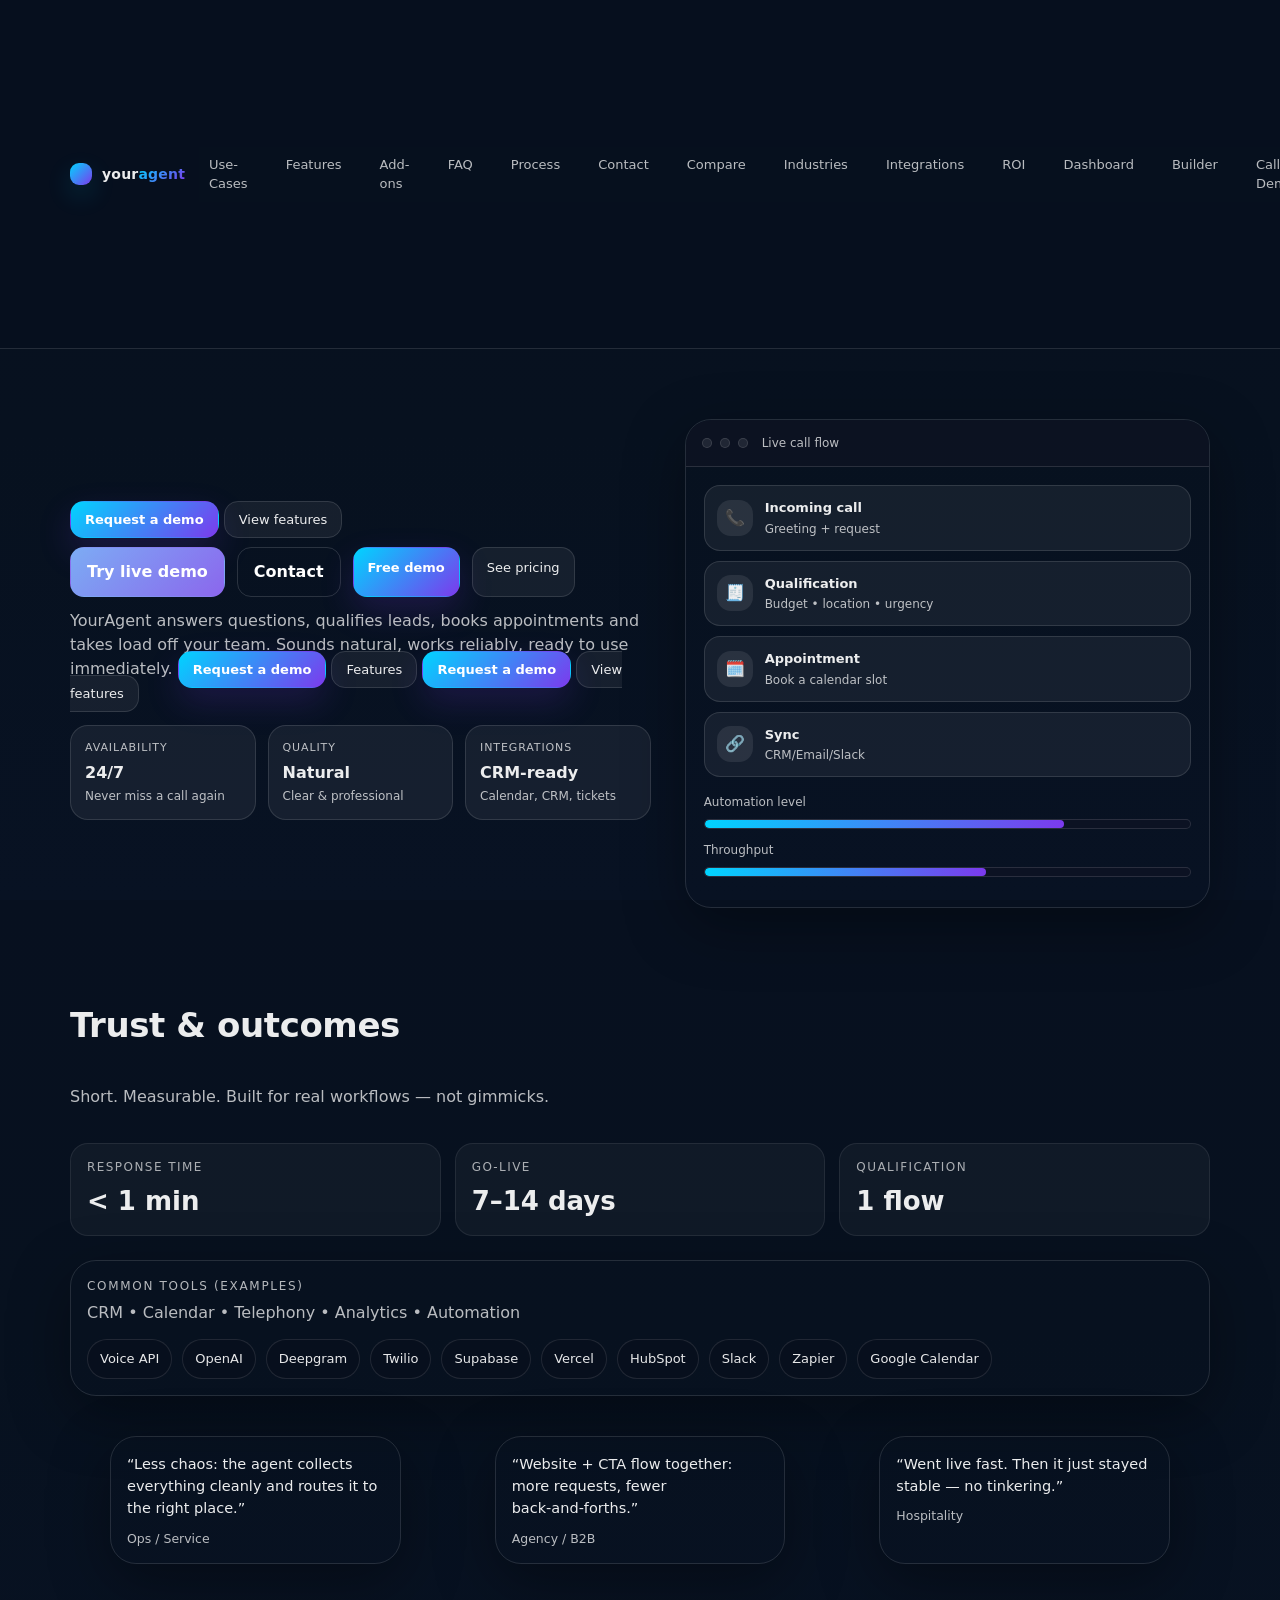
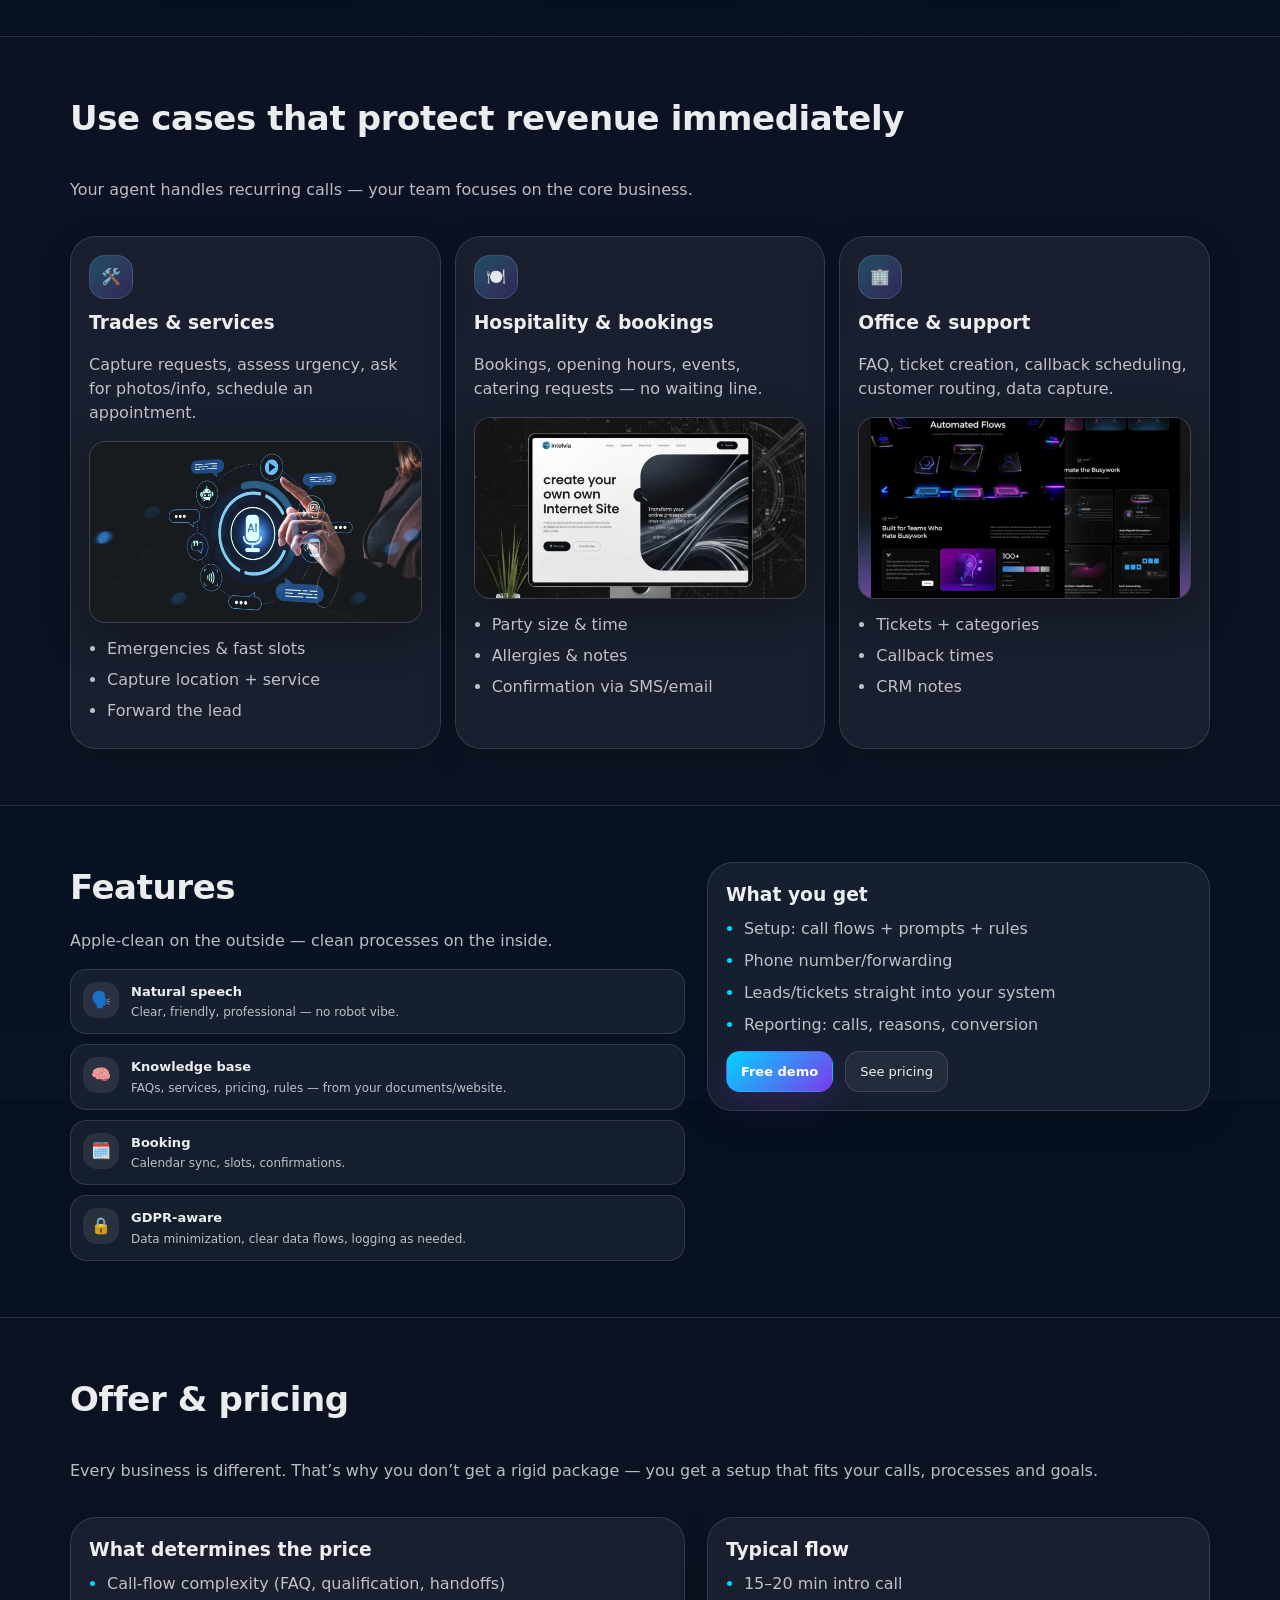
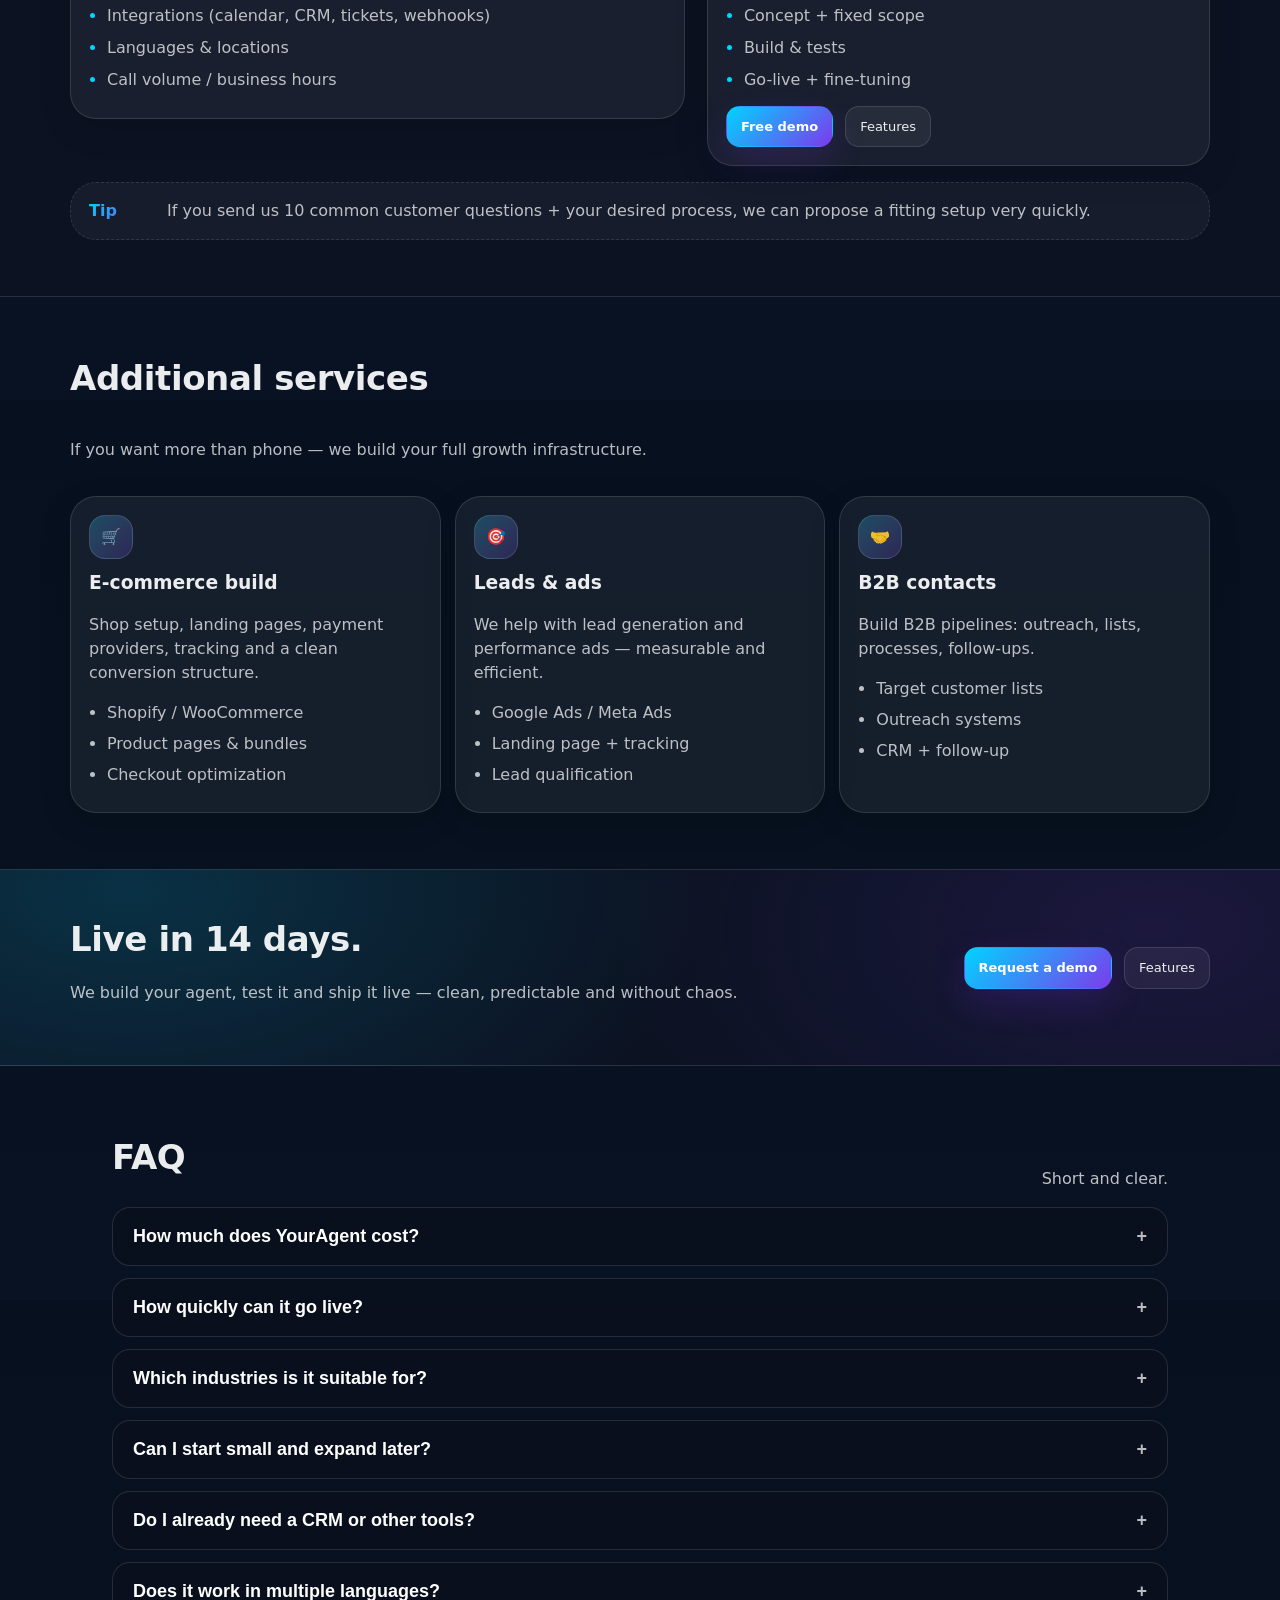
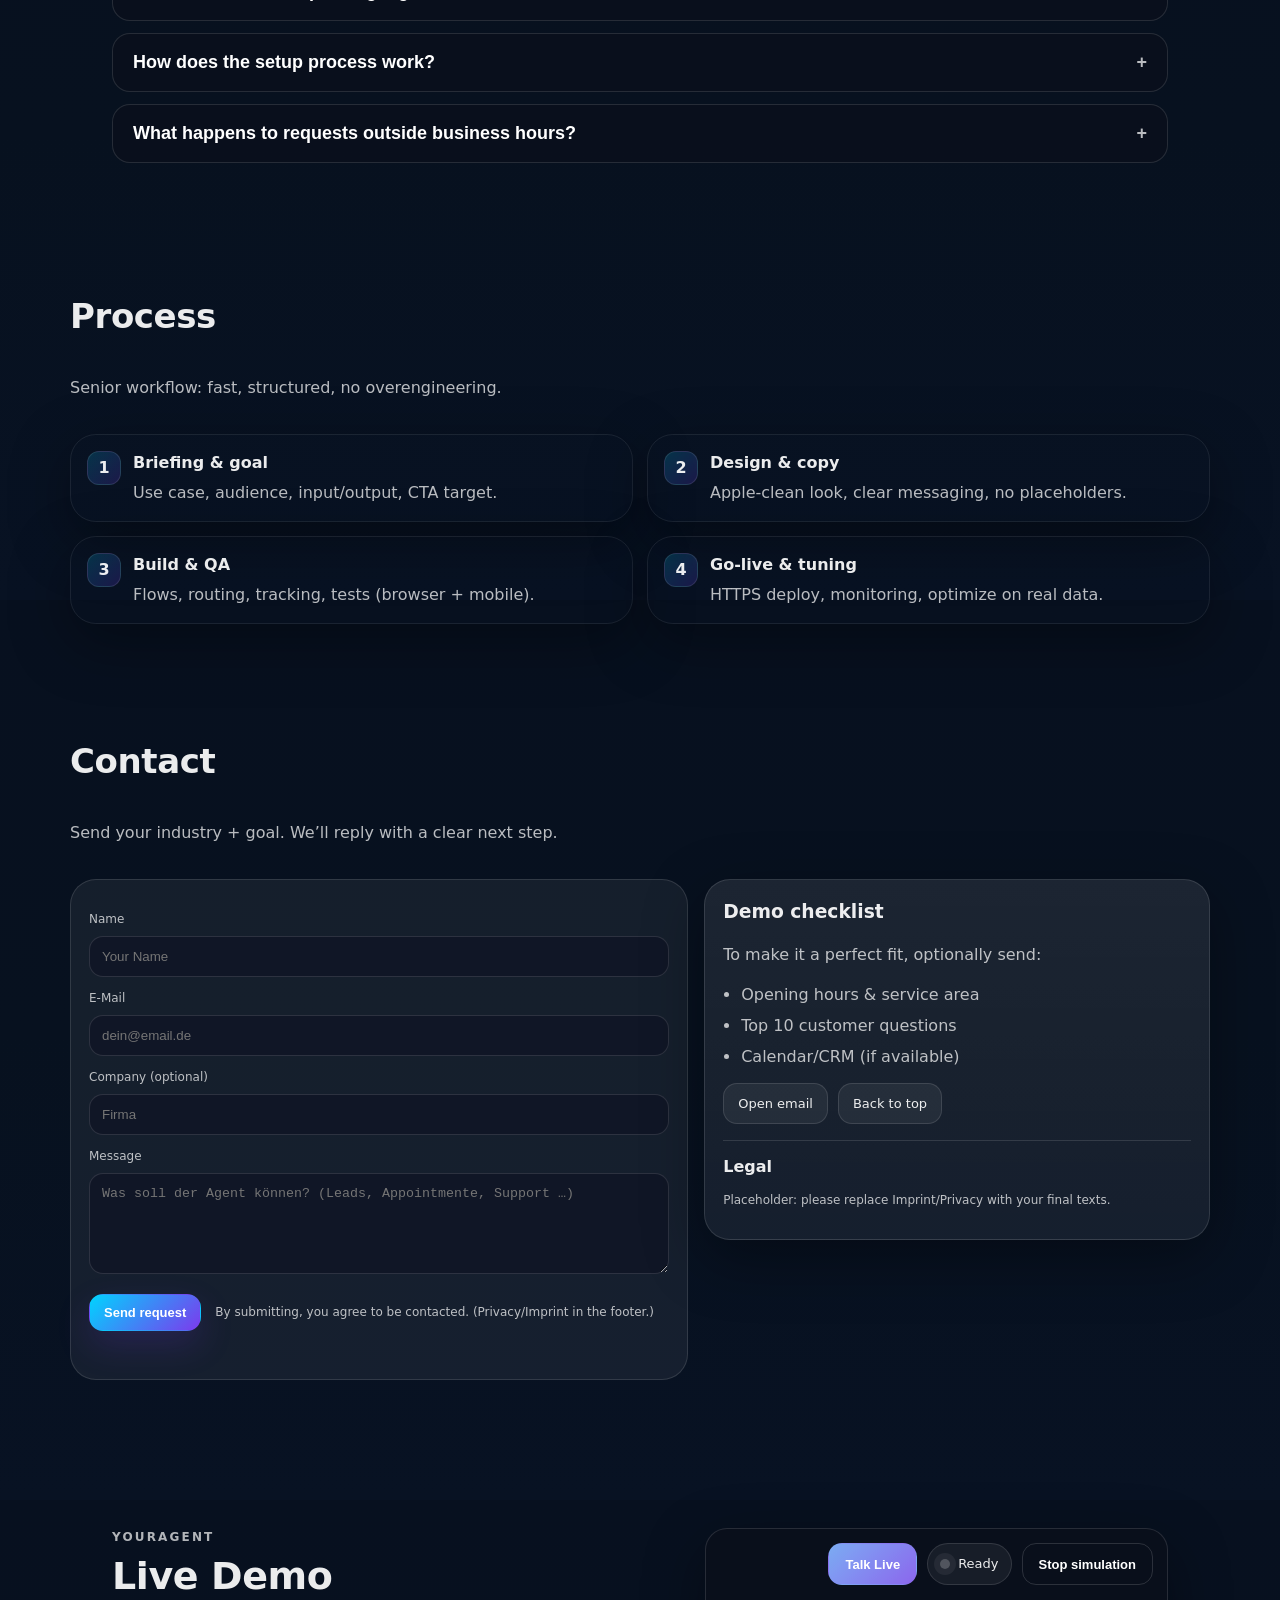
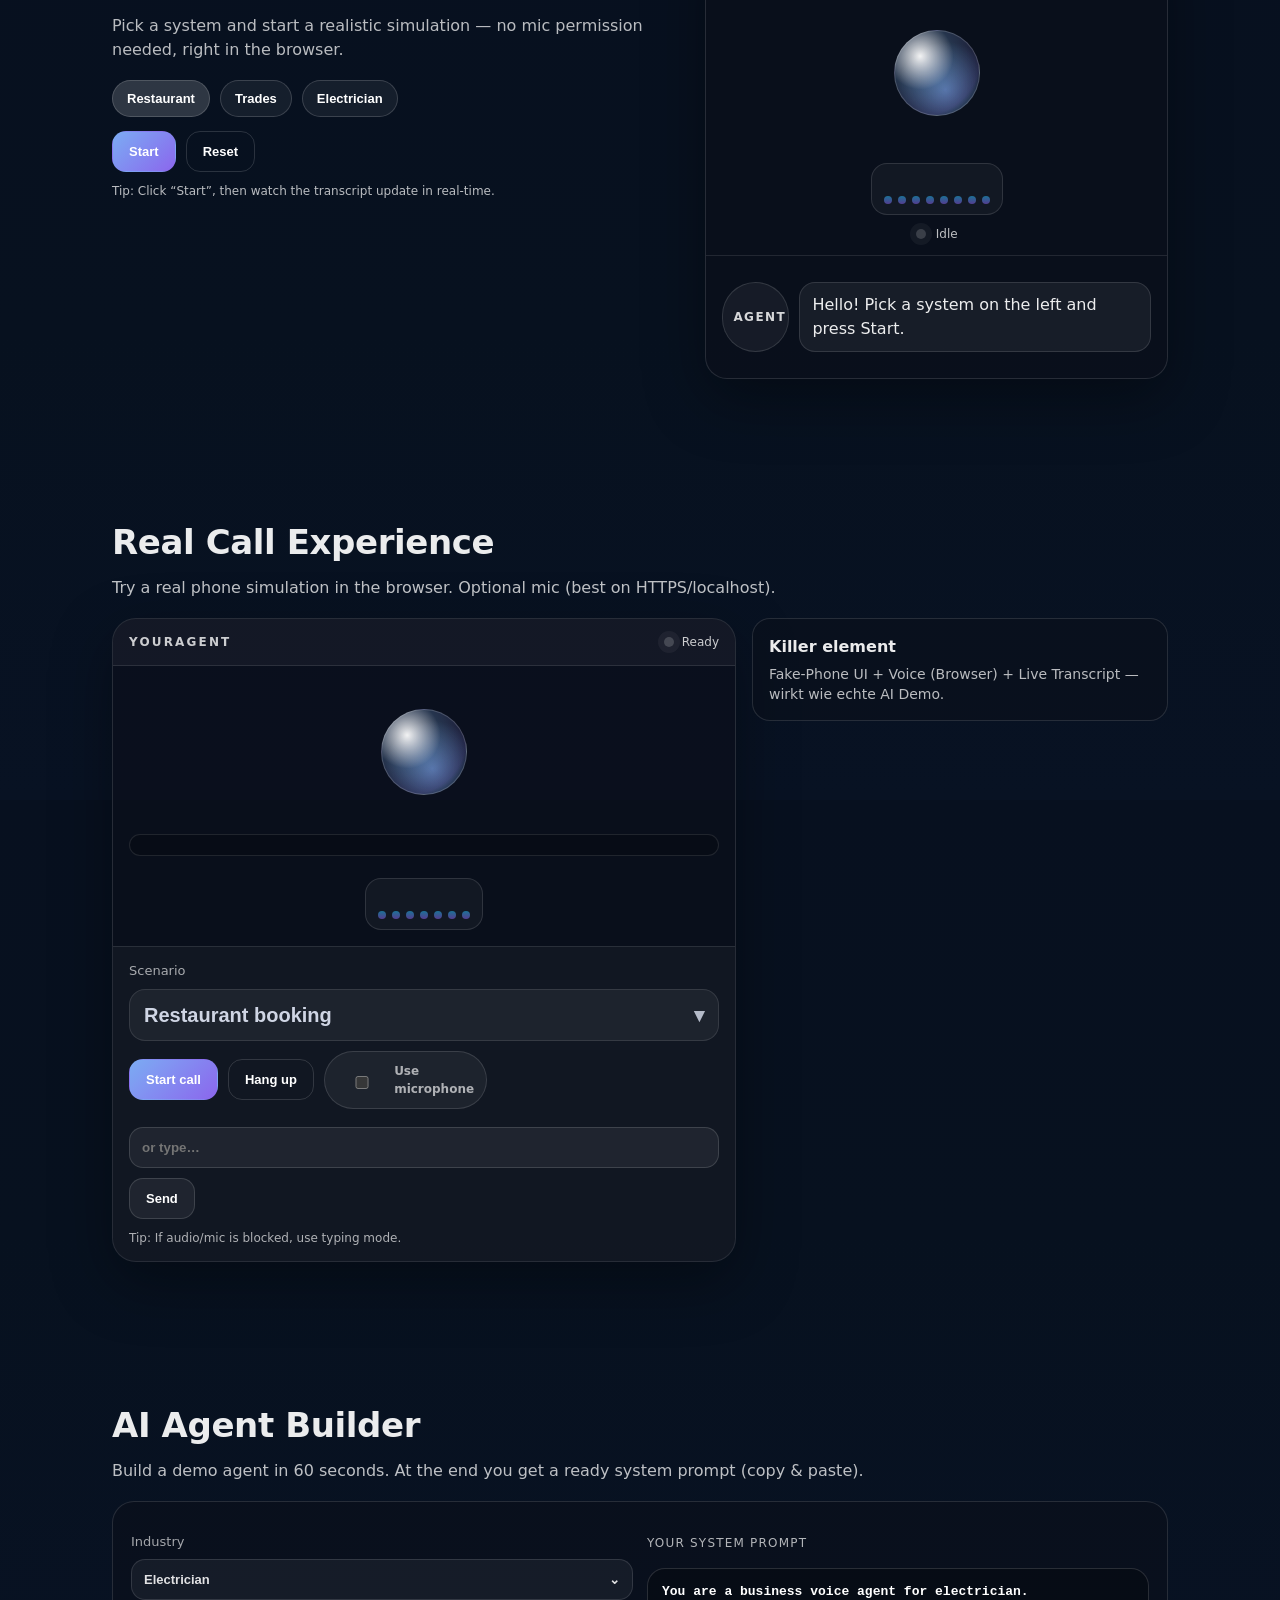
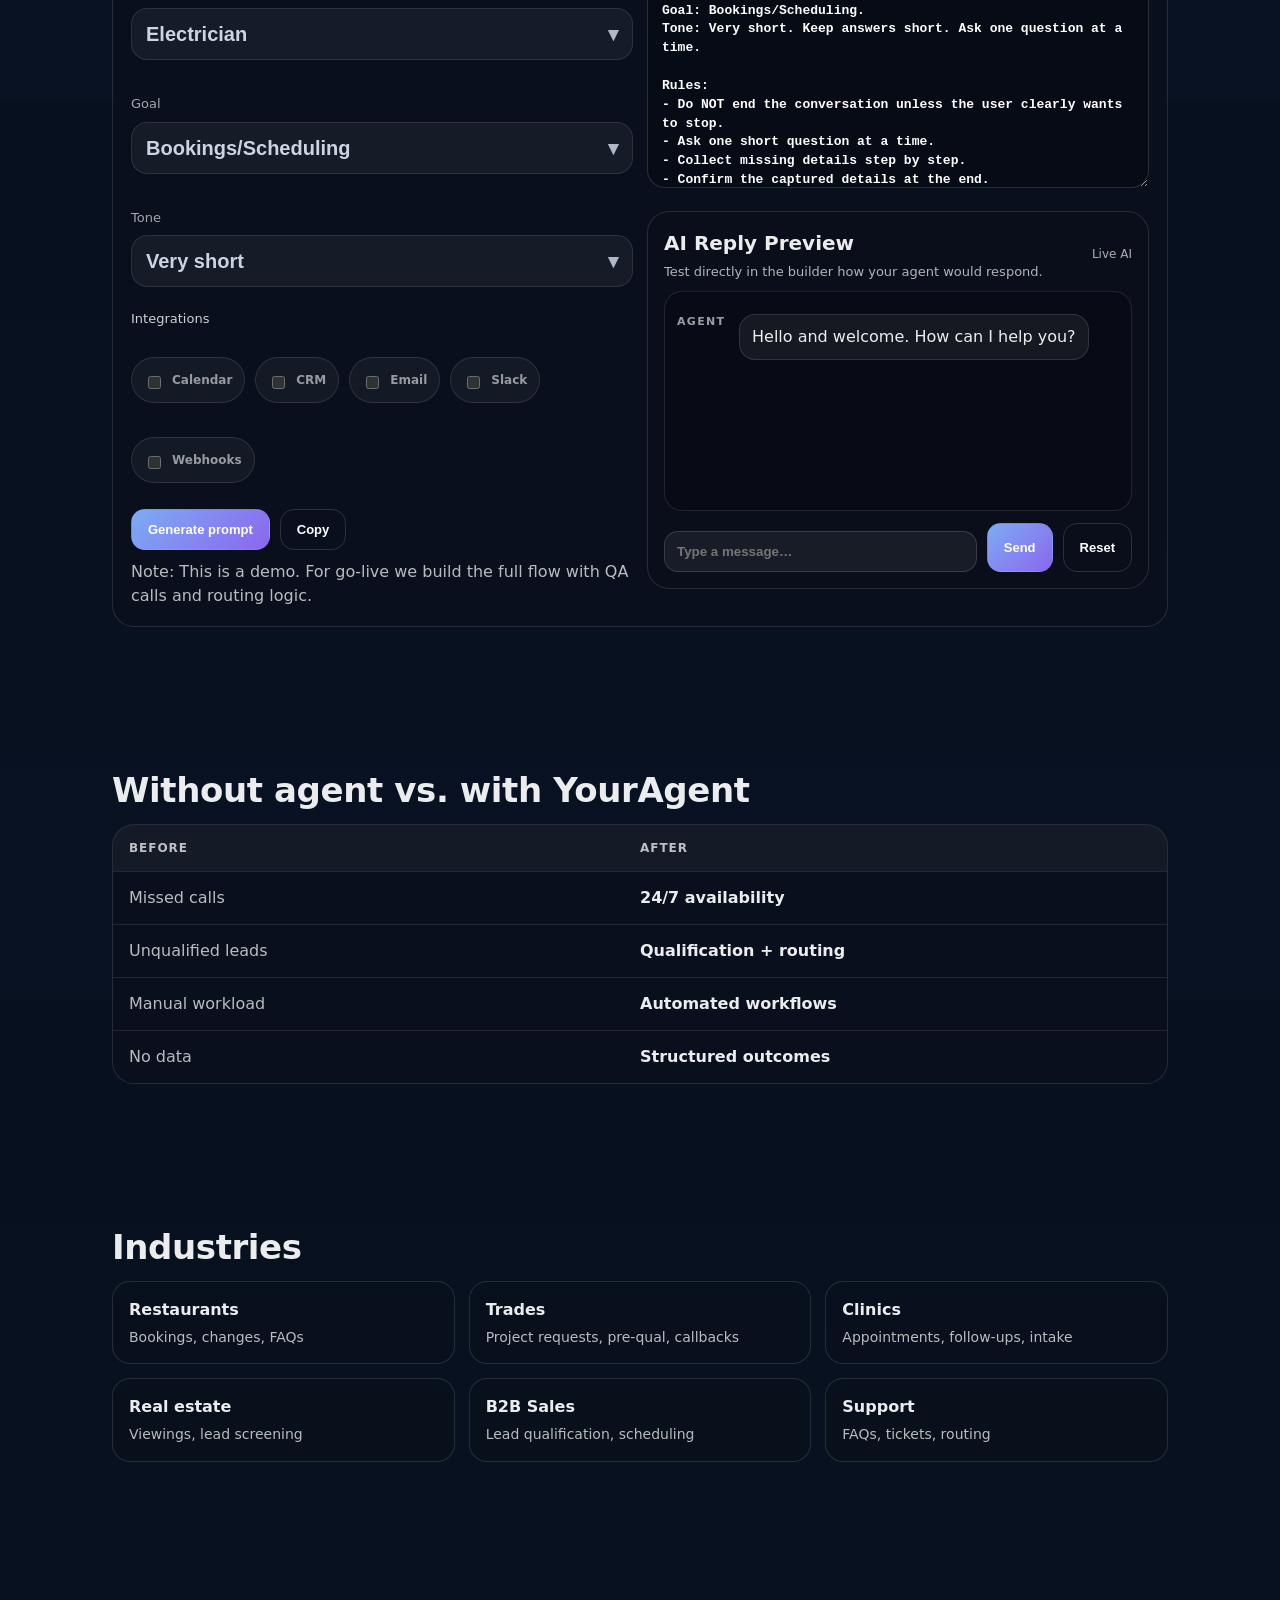
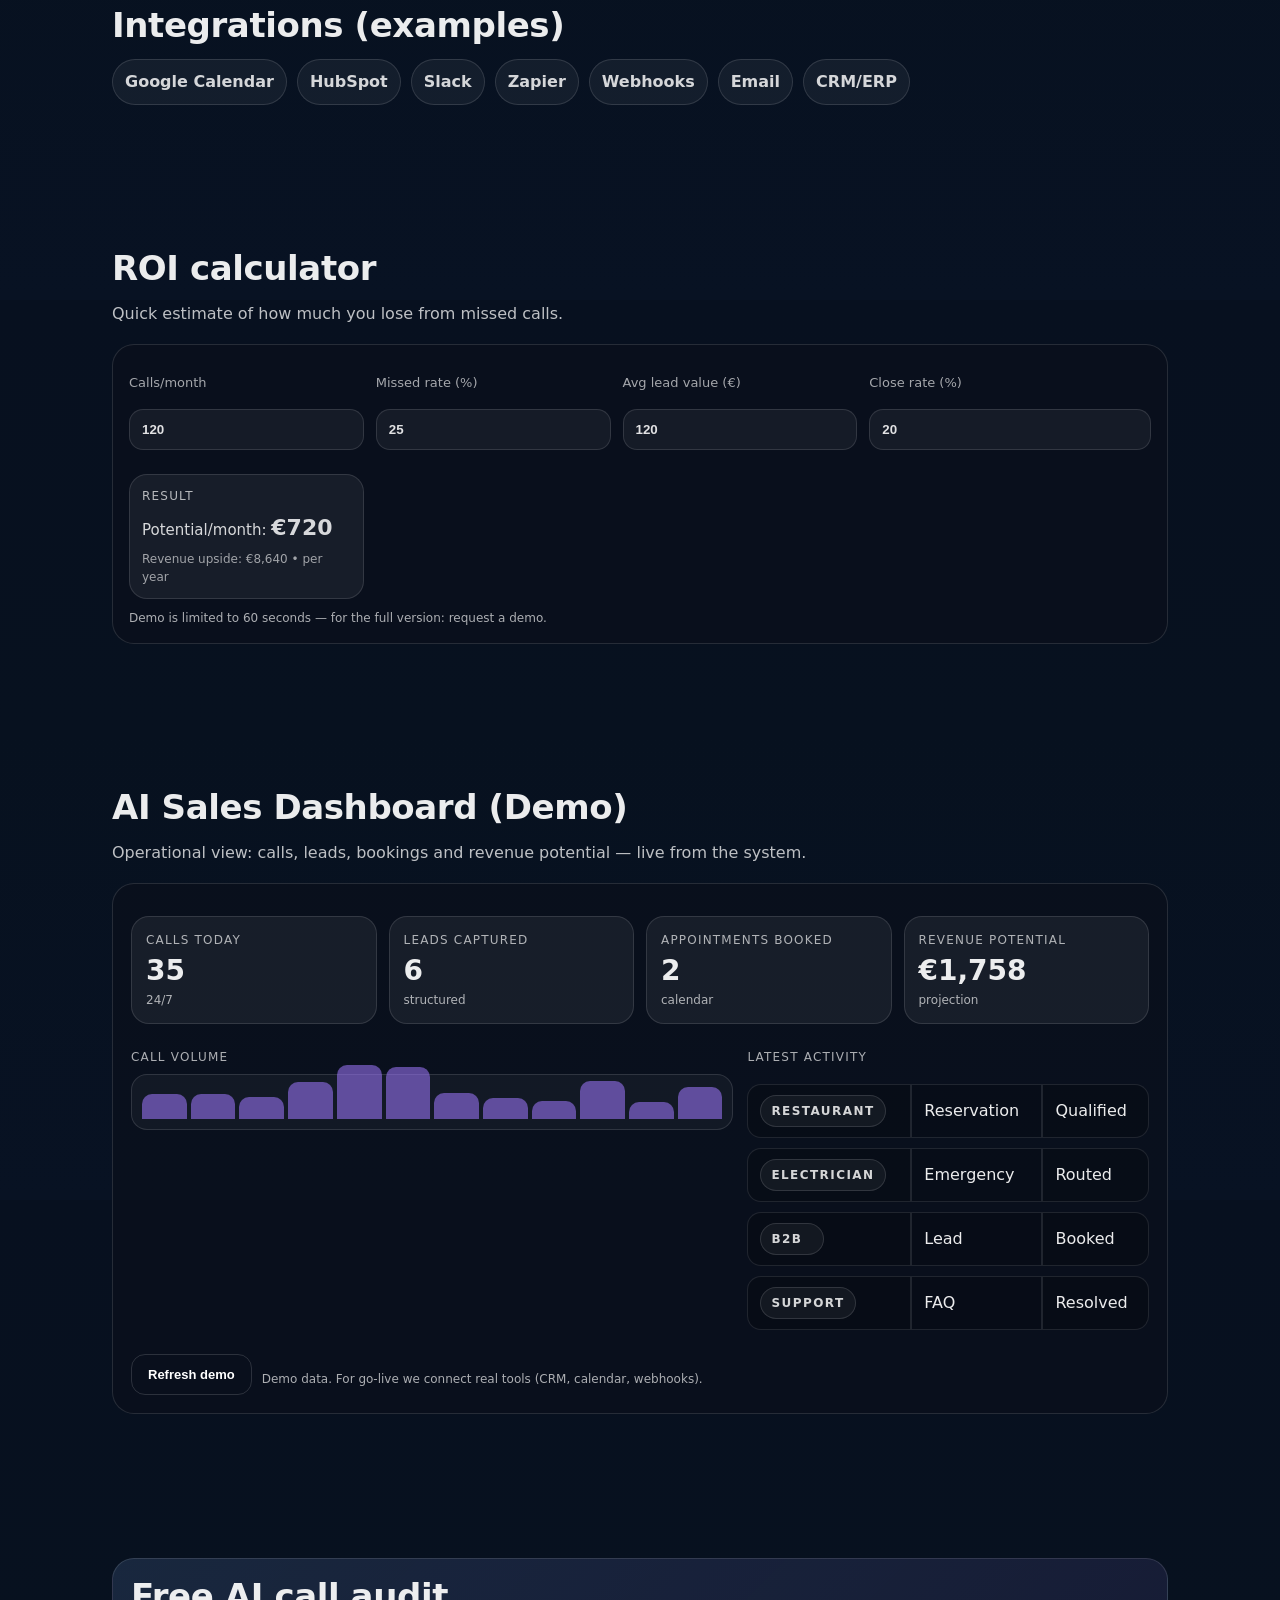
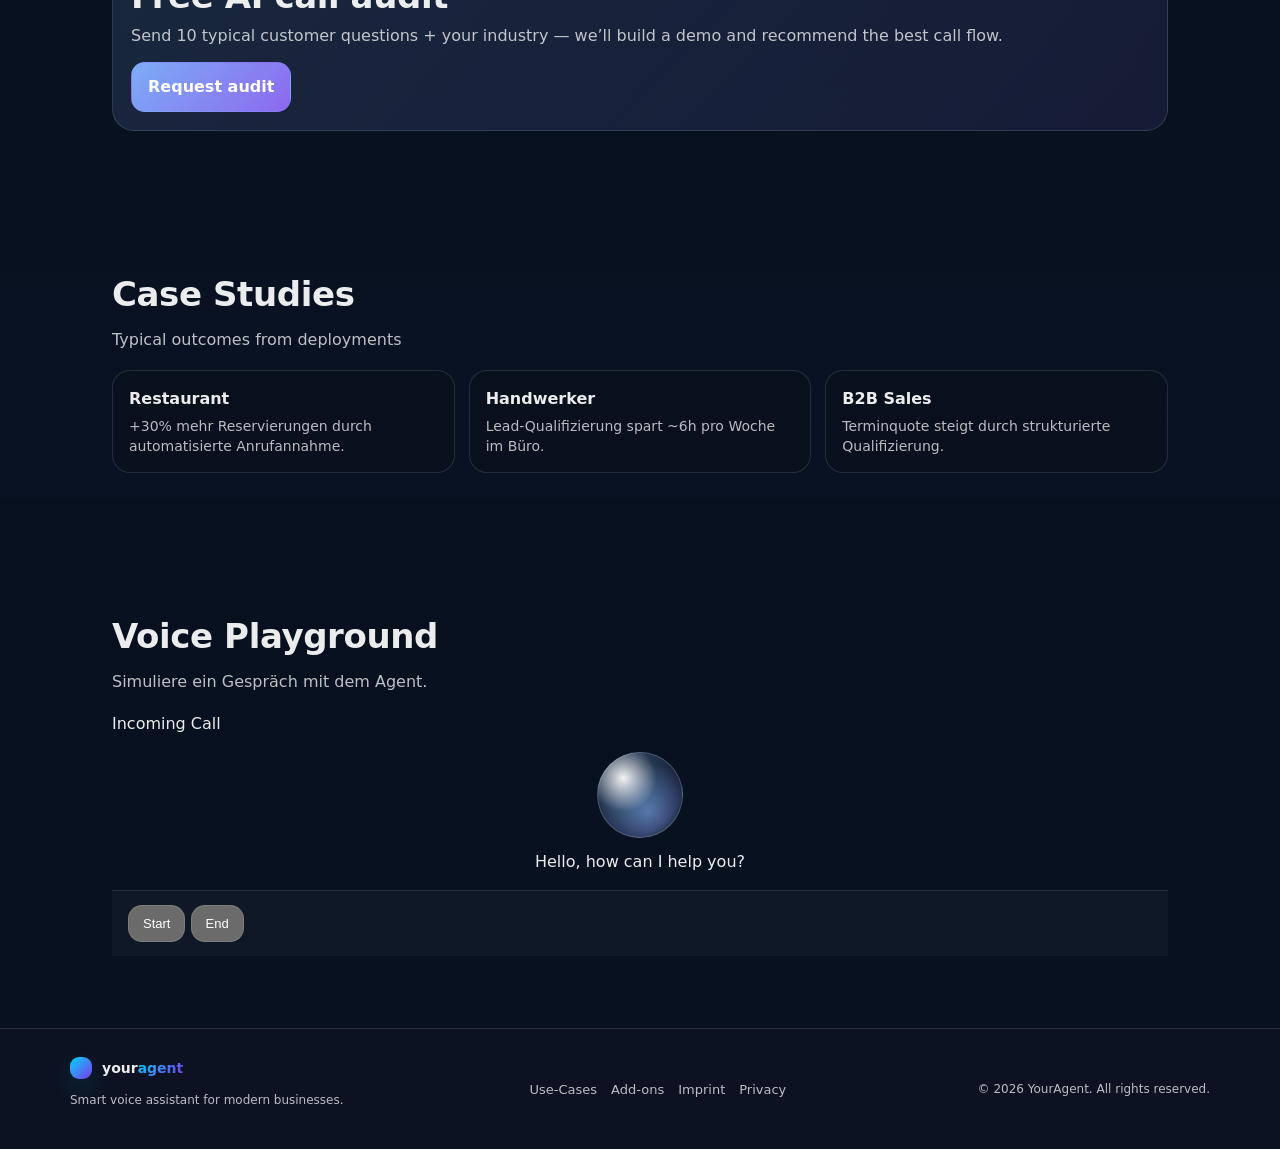
<file: index.html>
<!DOCTYPE html>
<html lang="en">
<head>
<meta charset="UTF-8">
<title>YOURAGENT</title>

<script>
const lang = navigator.language || navigator.userLanguage;

if(lang.startsWith("de")){
window.location.href="/de/";
}else if(lang.startsWith("fr")){
window.location.href="/fr/";
}else if(lang.startsWith("it")){
window.location.href="/it/";
}else if(lang.startsWith("bg")){
window.location.href="/bg/";
}else{
window.location.href="/en/";
}
</script>

</head>
<body>
Redirecting...
</body>
</html>
</file>
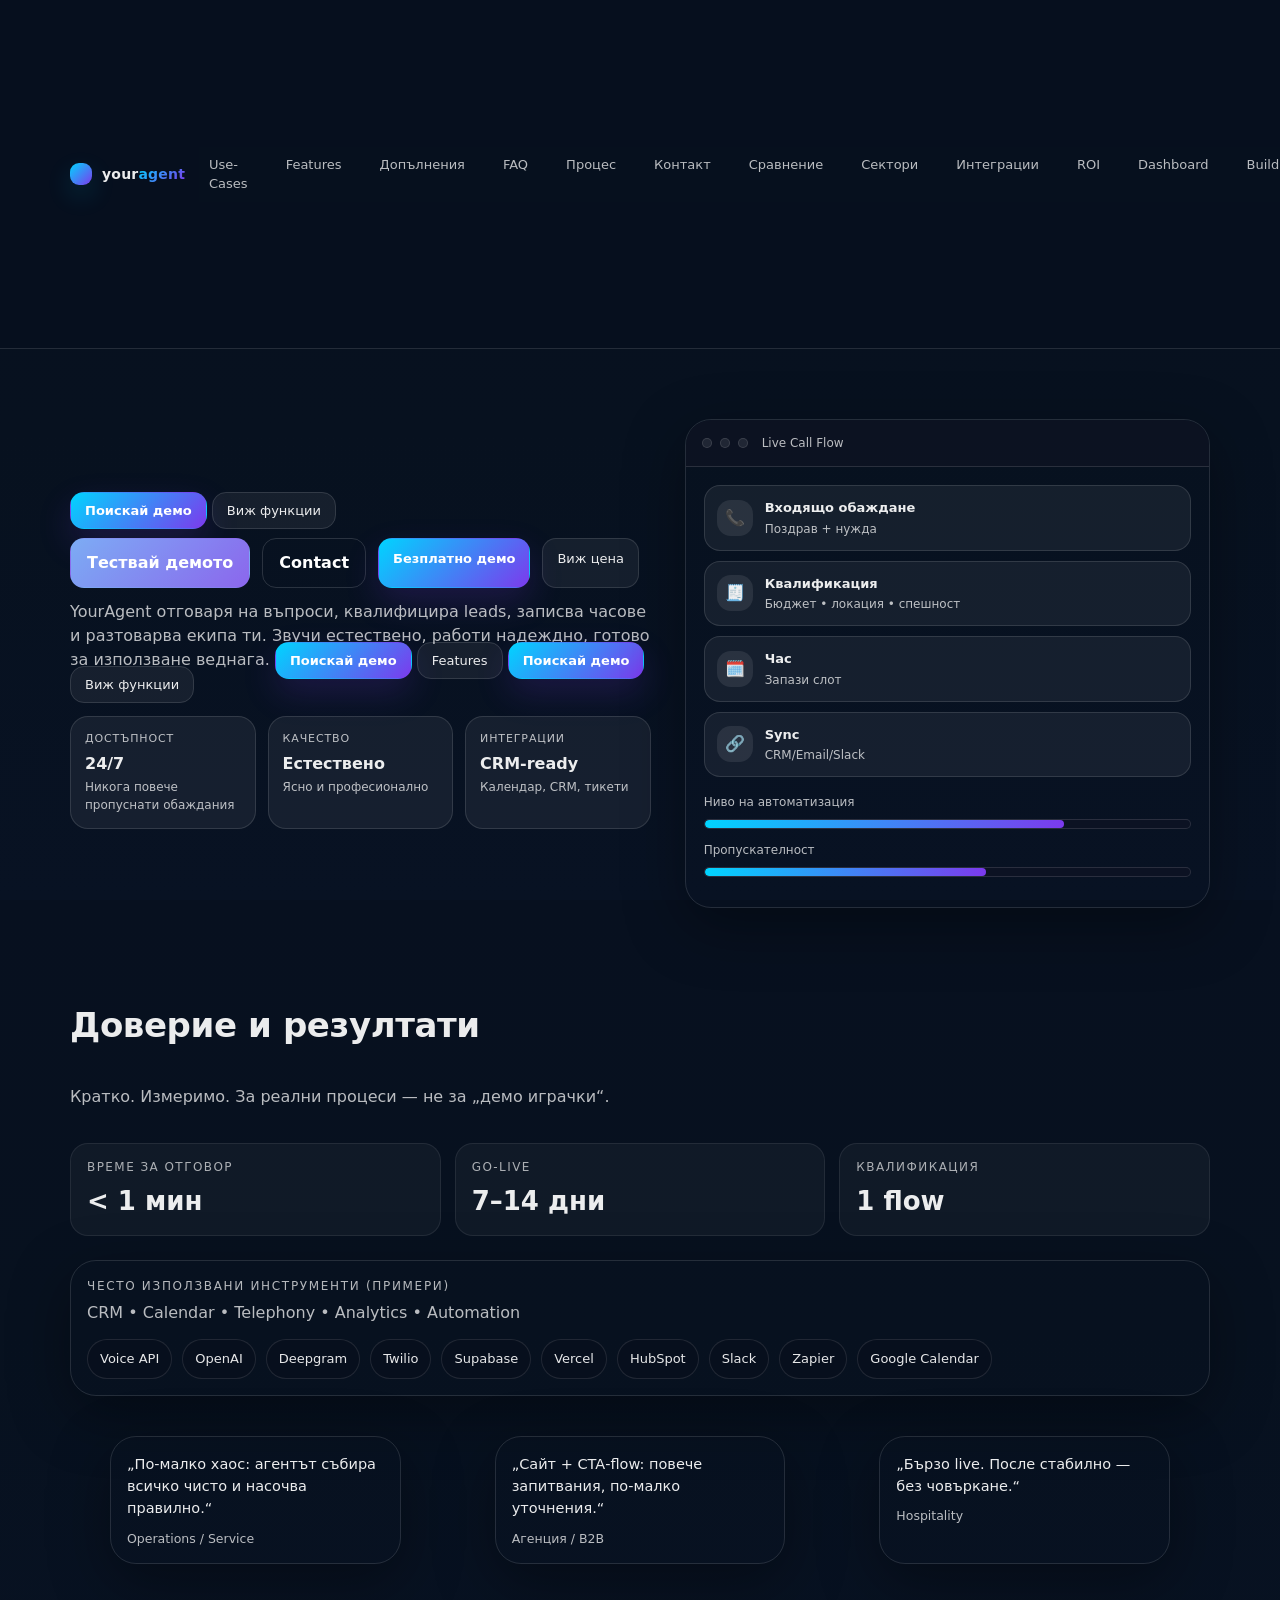
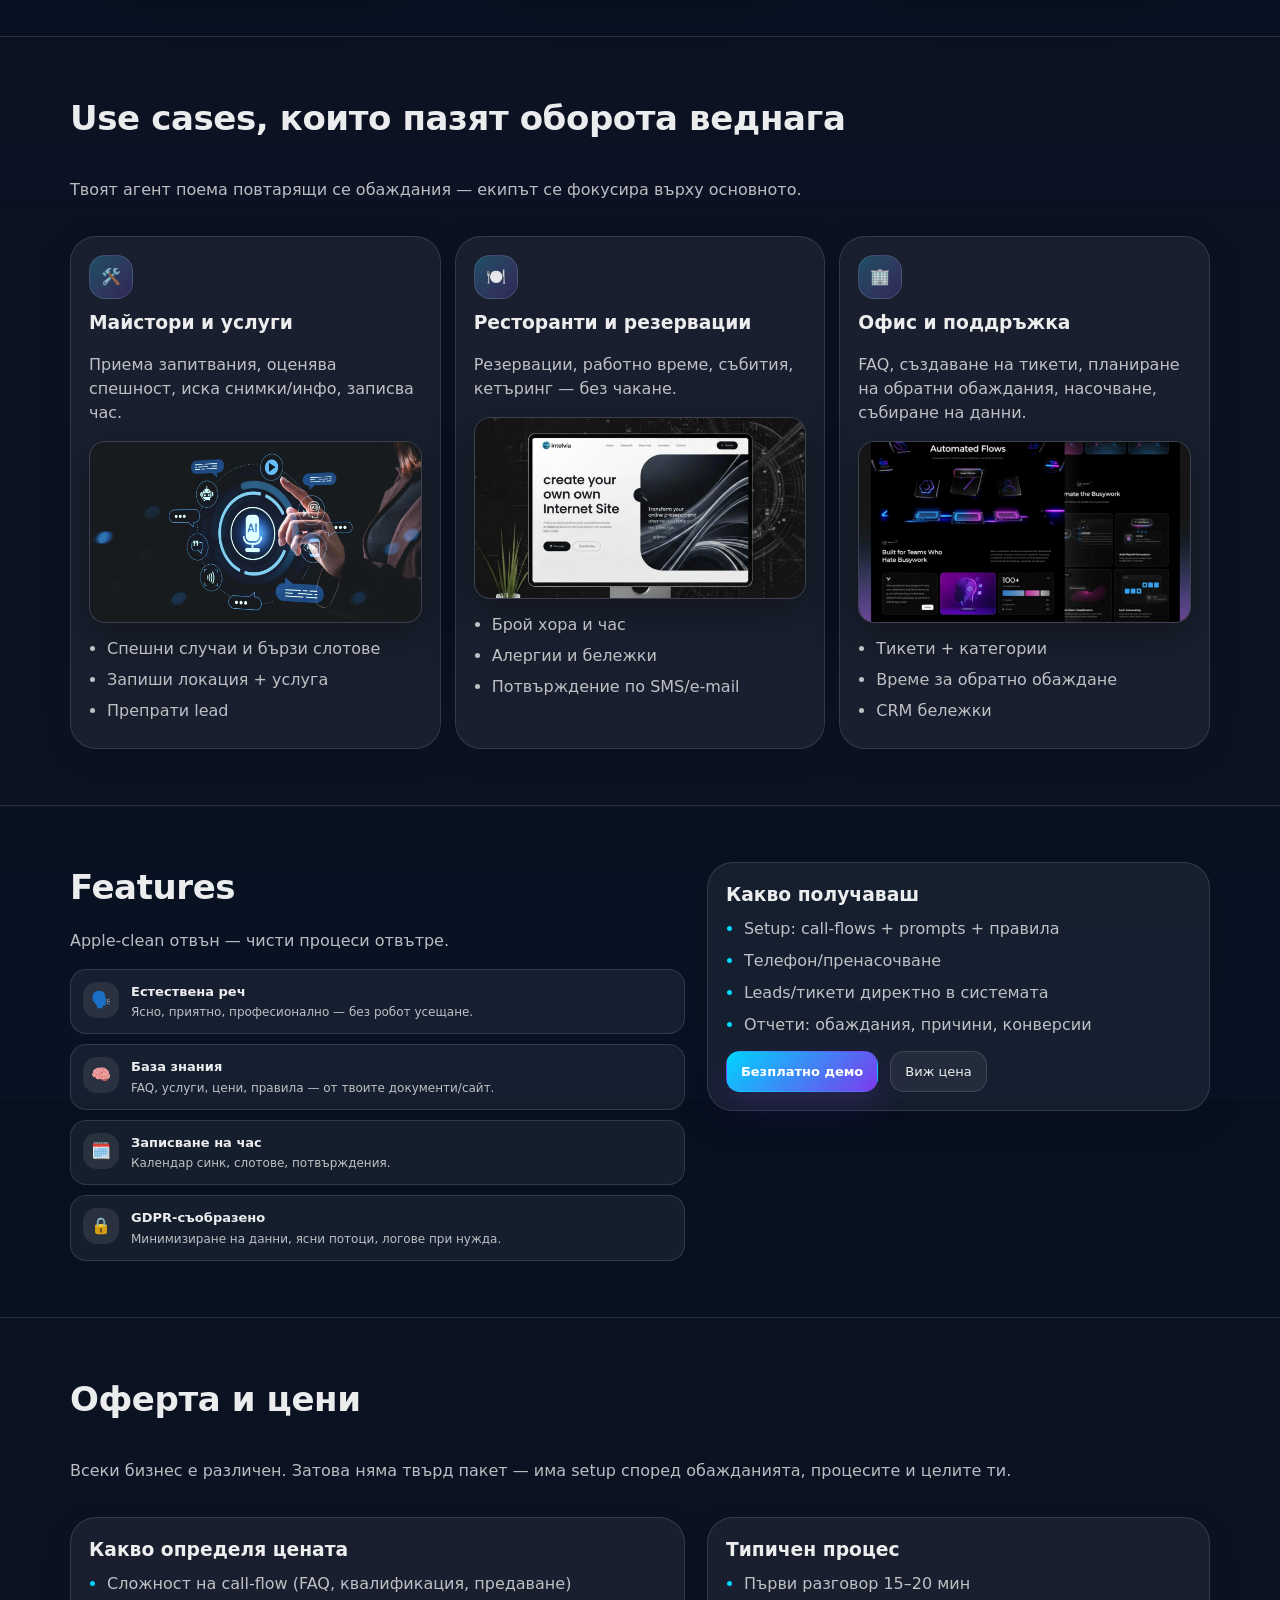
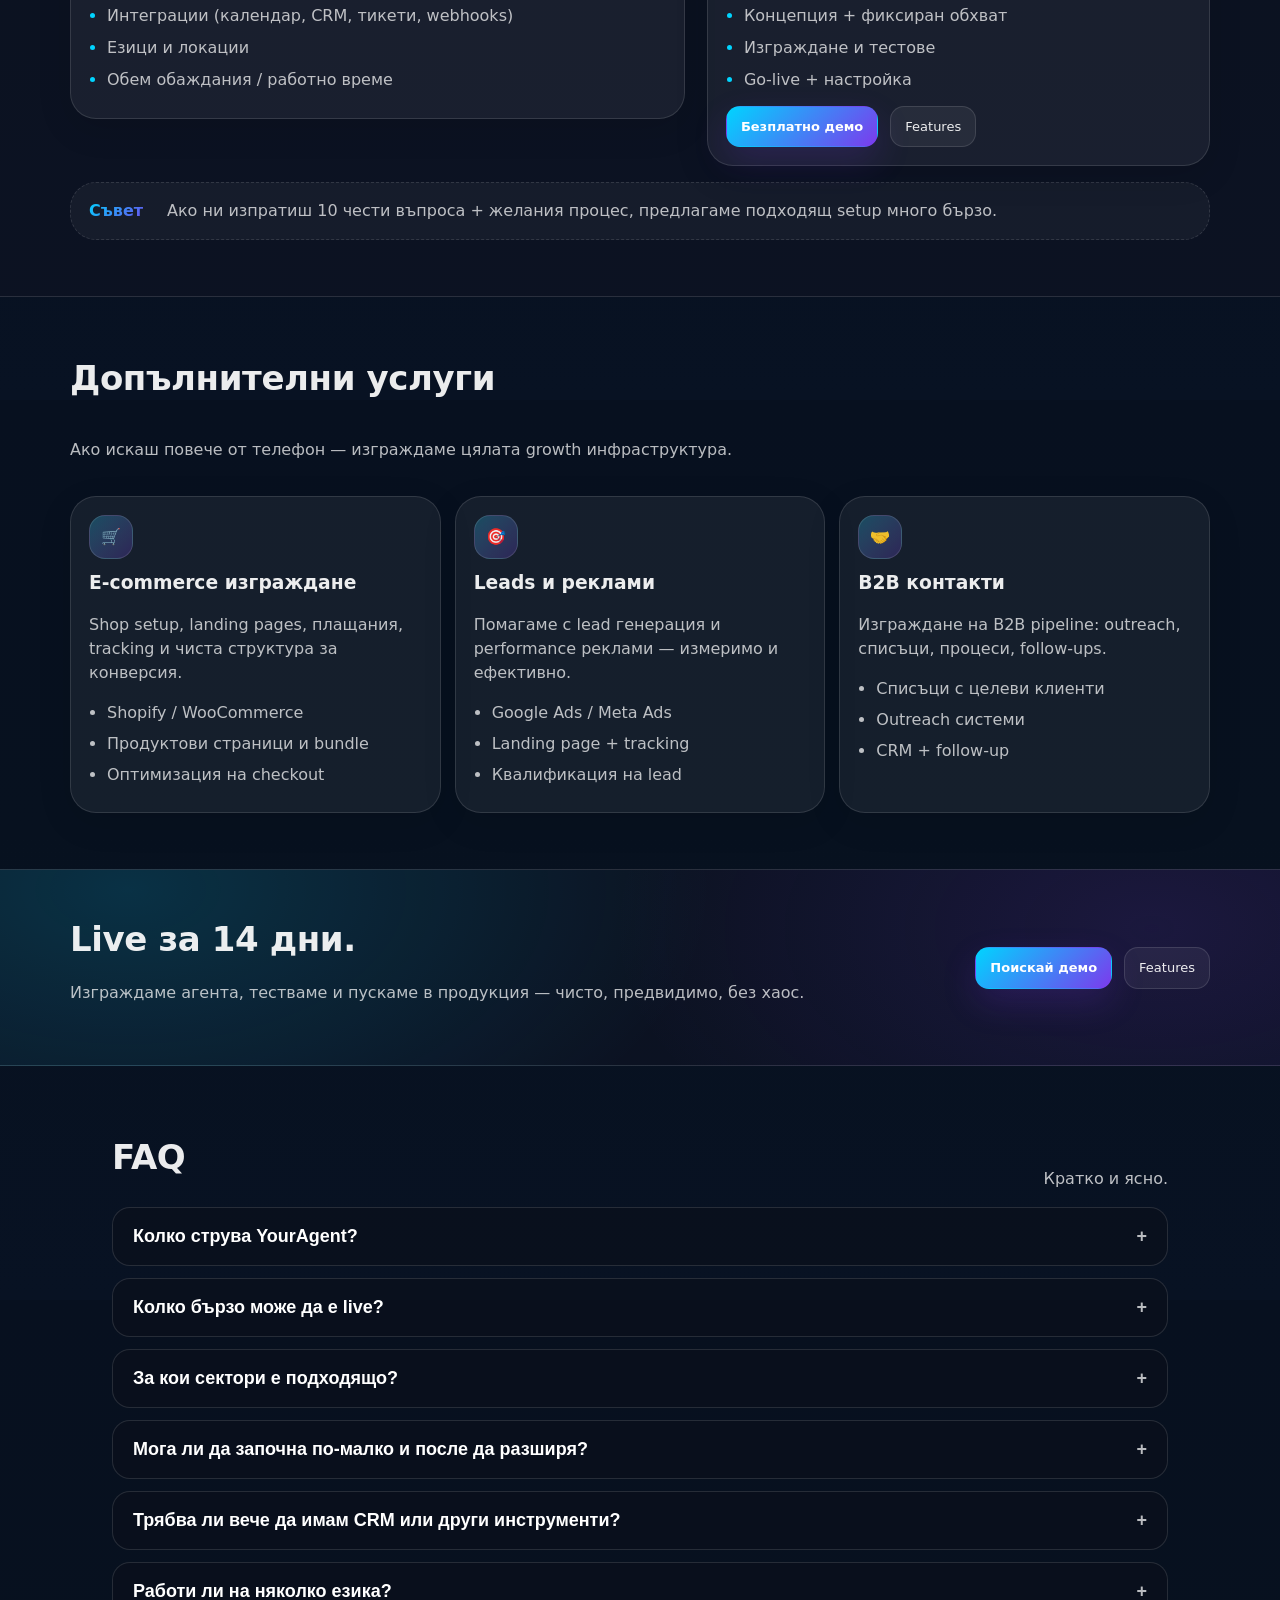
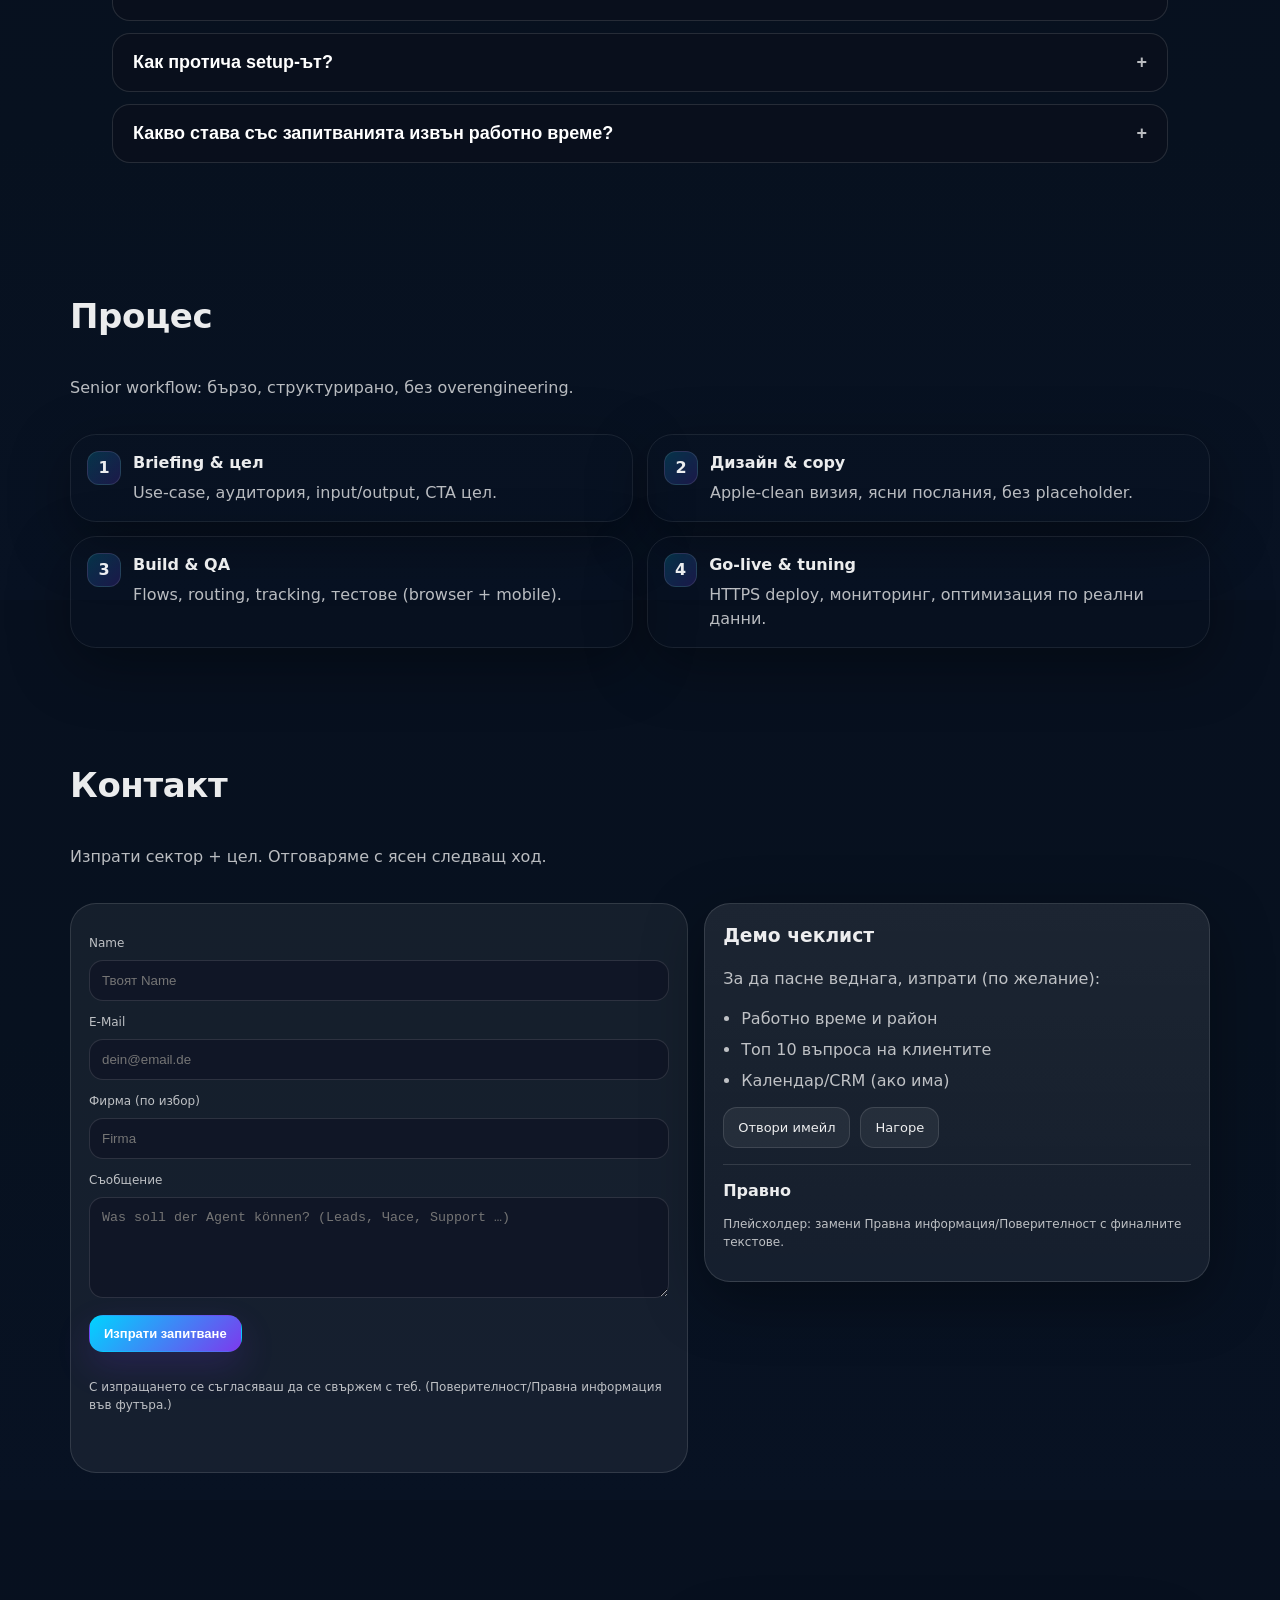
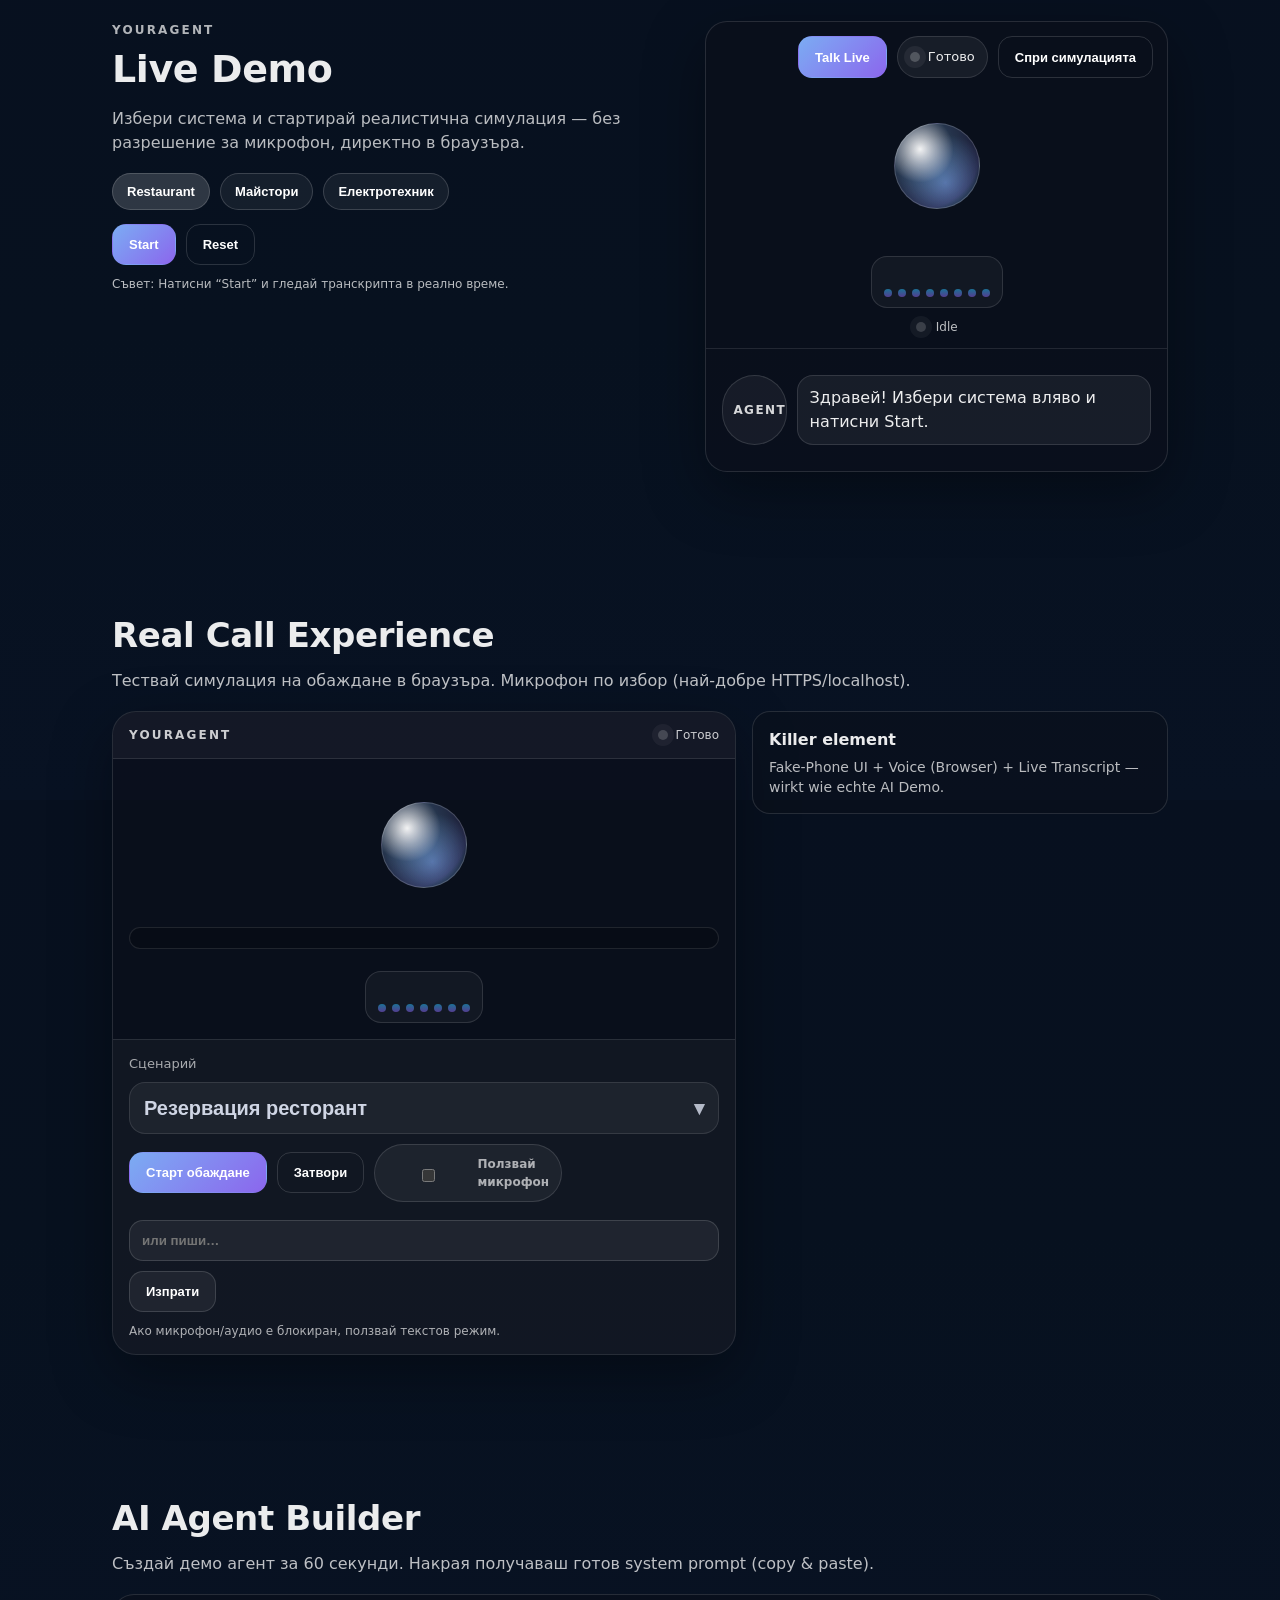
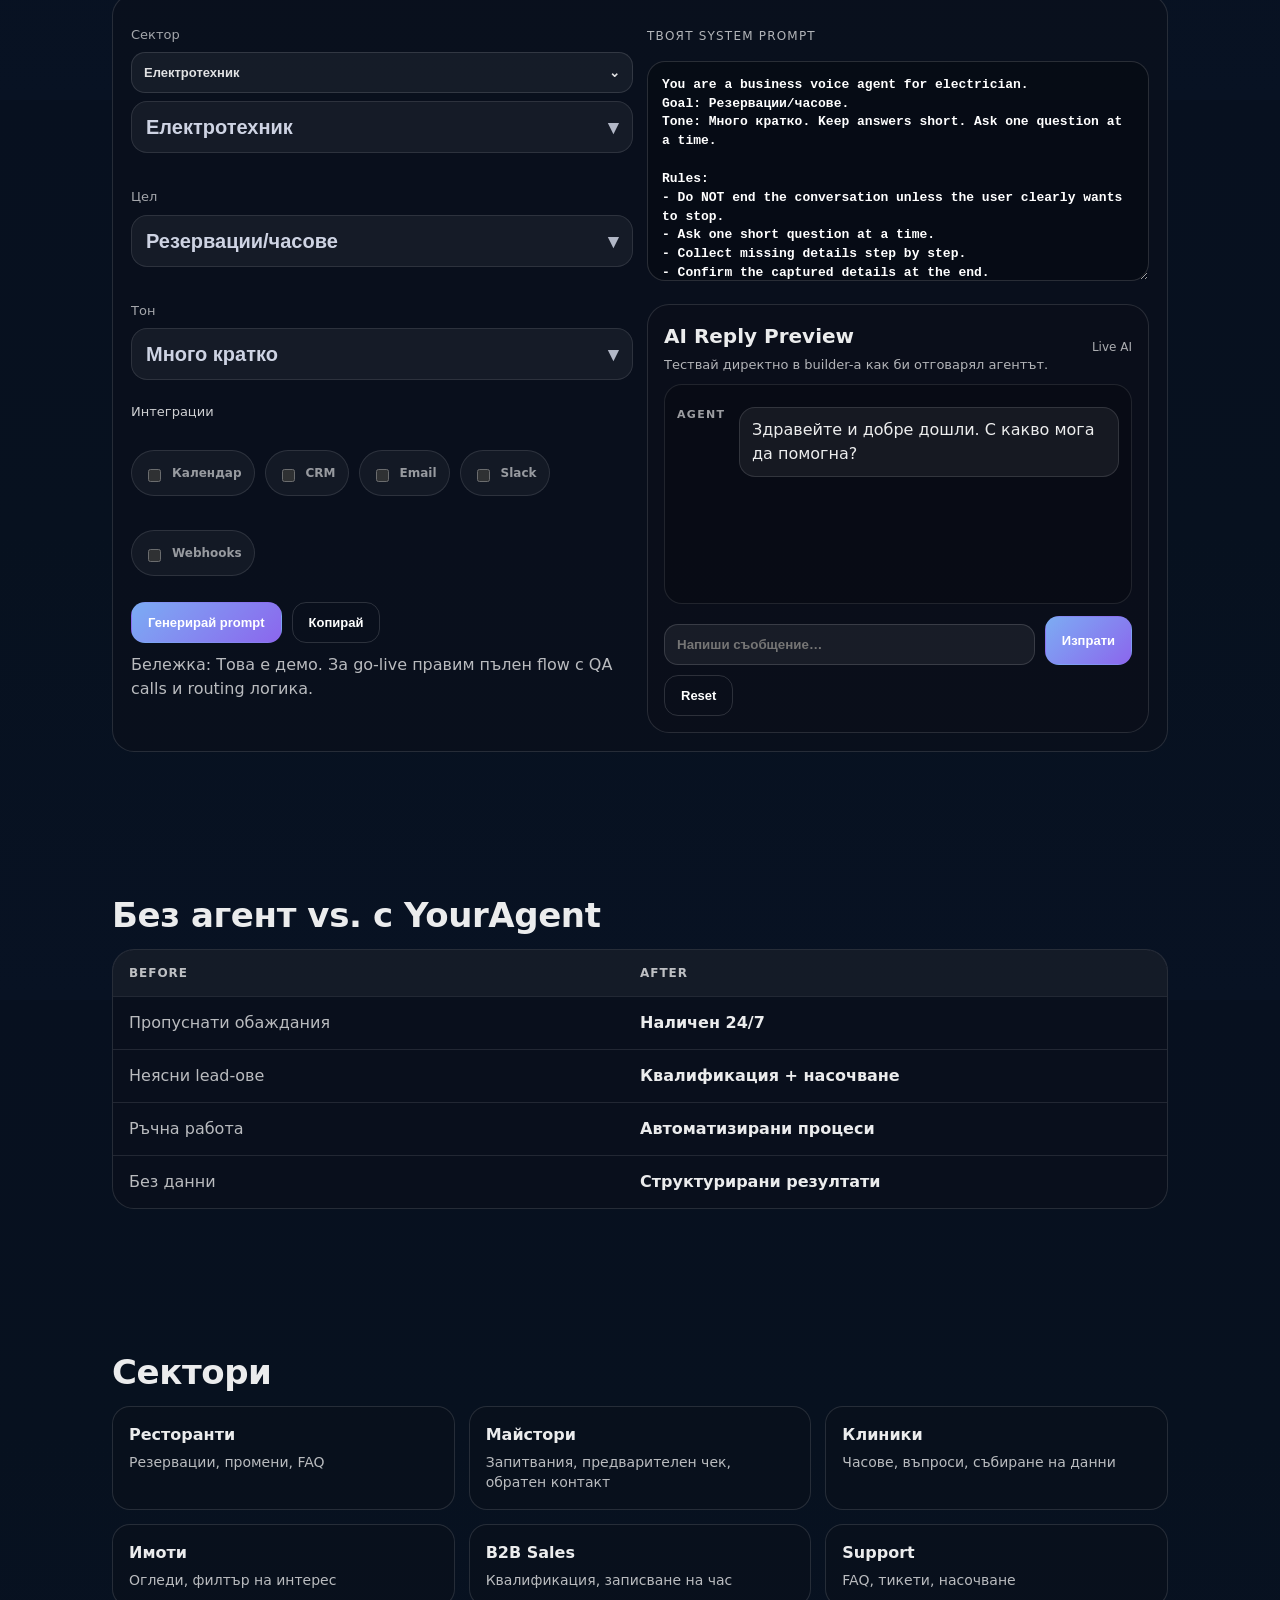
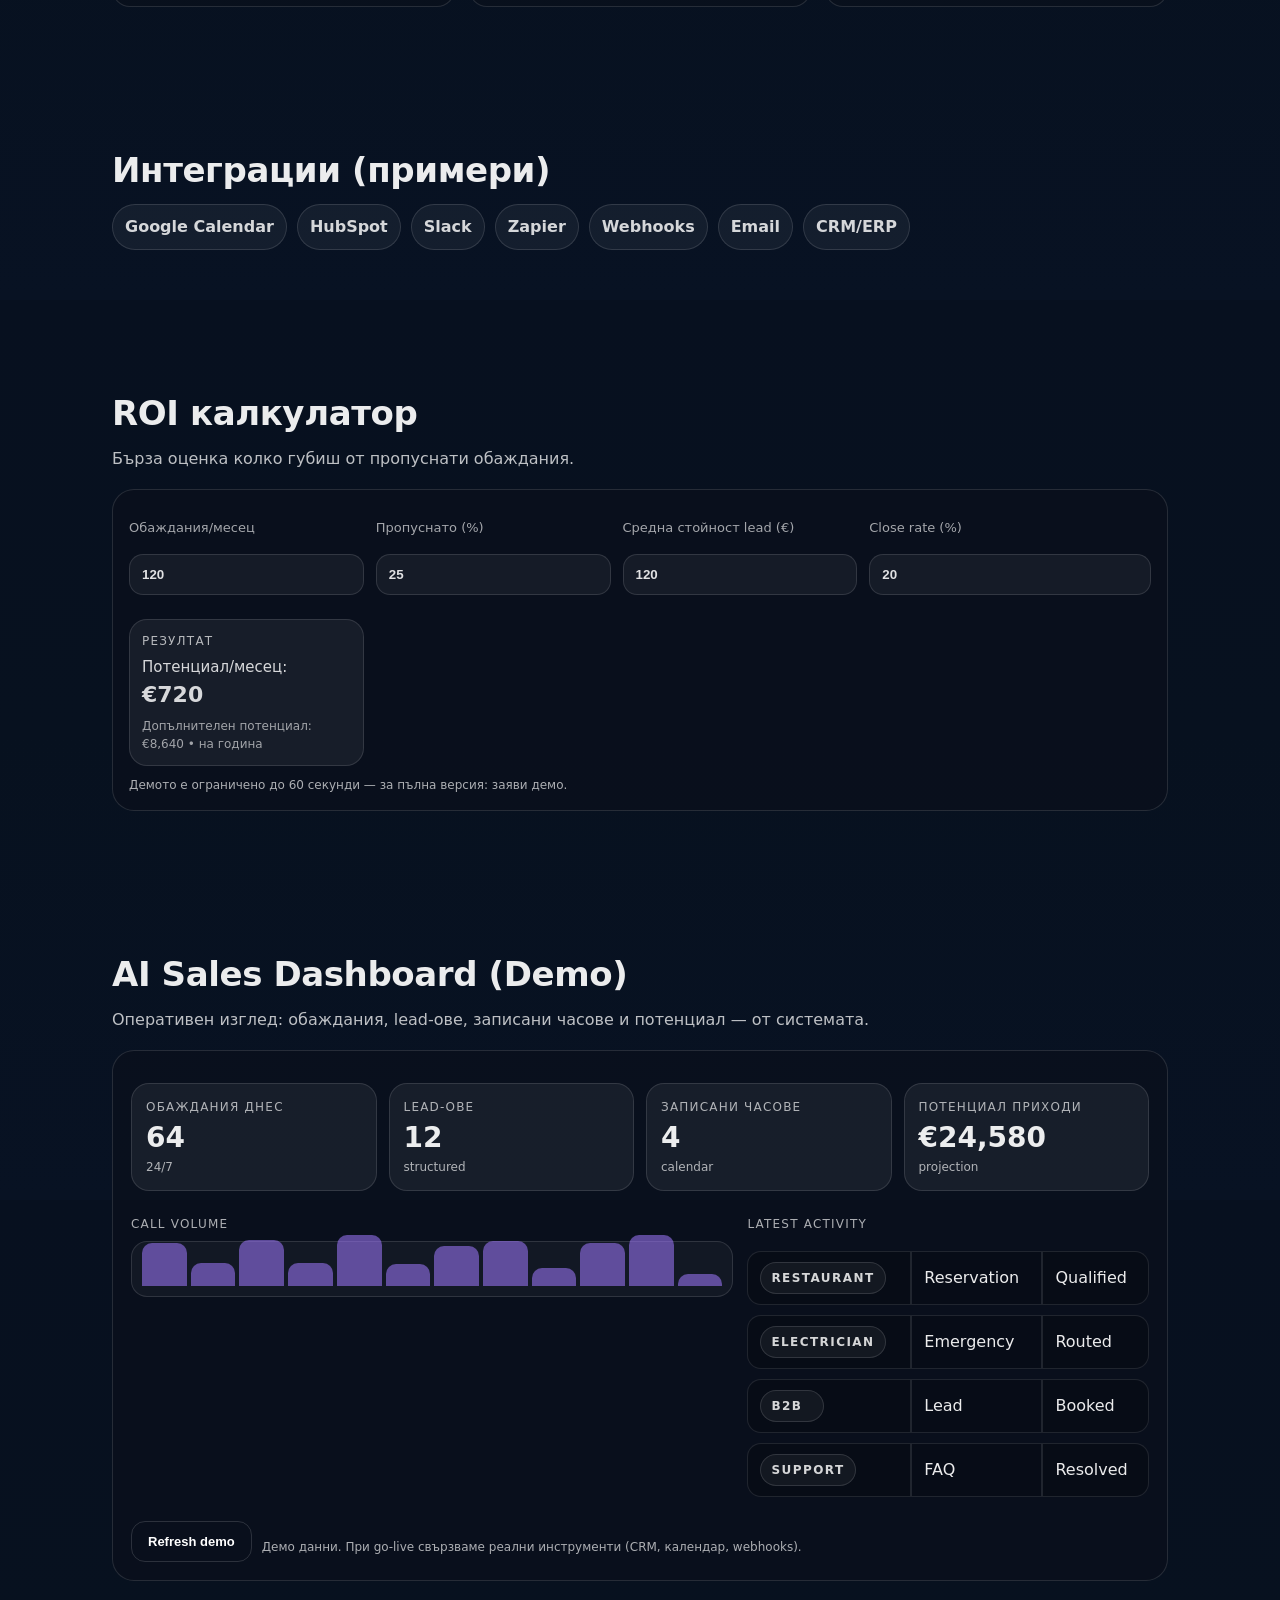
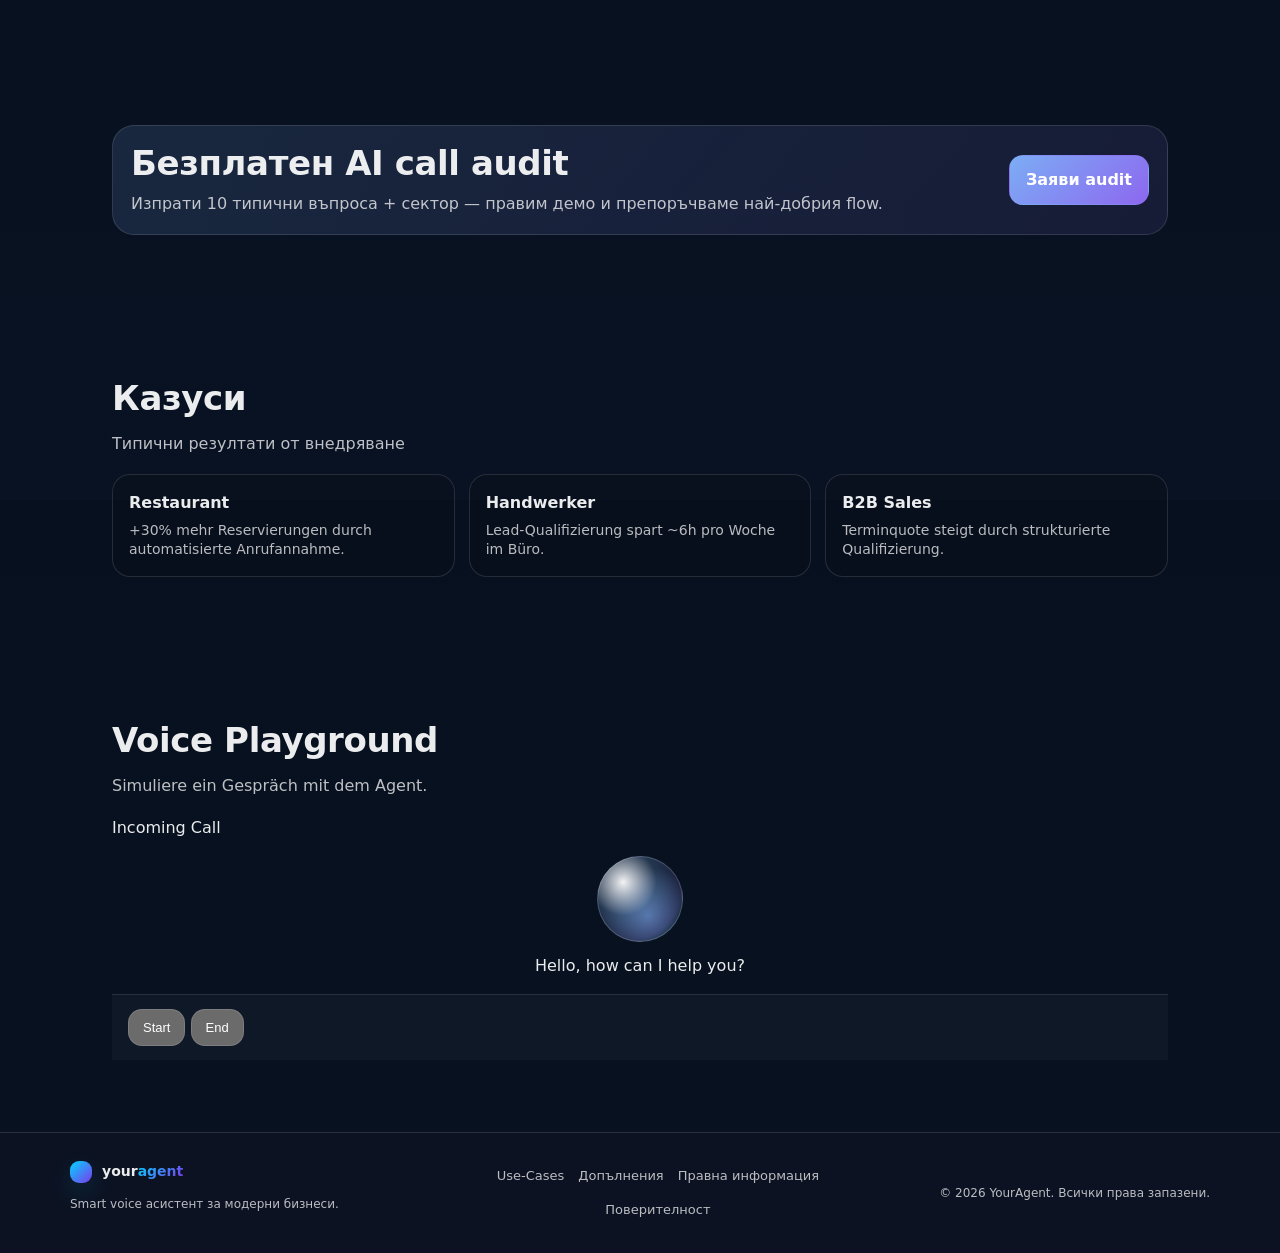
<file: bg/index.html>
<!DOCTYPE html>

<html lang="bg">
<head>
<meta charset="utf-8"/>
<meta content="width=device-width, initial-scale=1" name="viewport"/>
<title>YourAgent — smart voice асистент за бизнес</title>
<meta content="YourAgent: Smarter Voice Assistant für Anrufe, Часe, Leads und Kundenservice. 24/7 erreichbar, GDPR‑съобразено, individuell trainiert." name="description"/>
<link href="../assets/favicon.svg" rel="icon" type="image/svg+xml"/>
<link as="style" href="../assets/styles.css" rel="preload"/>
<link href="../assets/styles.css" rel="stylesheet">
<style>
/* YA_DEMO_STYLES */
.ya-demo{padding:92px 0 72px}
.ya-demo__grid{max-width:1100px;margin:0 auto;padding:0 22px;display:grid;grid-template-columns:1.1fr .9fr;gap:28px;align-items:start}
@media (max-width: 920px){.ya-demo__grid{grid-template-columns:1fr;gap:18px} .ya-langbar{top:10px;right:10px}}
.ya-kicker{font-weight:700;letter-spacing:.18em;text-transform:uppercase;font-size:12px;opacity:.75}
.ya-muted{opacity:.78}
.ya-demo h2{font-size:38px;line-height:1.1;margin:10px 0 10px}
@media (max-width: 920px){.ya-demo h2{font-size:30px}}
.ya-demo__controls{display:flex;gap:10px;flex-wrap:wrap;margin:18px 0 14px}
.ya-pill{border:1px solid rgba(255,255,255,.16);background:rgba(255,255,255,.06);color:#fff;padding:10px 14px;border-radius:999px;font-weight:650;cursor:pointer}
.ya-pill:hover{background:rgba(255,255,255,.10)}
.ya-pill.is-active{background:rgba(255,255,255,.16)}
.ya-demo__ctaRow{display:flex;gap:10px;margin:10px 0 10px;flex-wrap:wrap}
.ya-btn{border-radius:14px;padding:12px 16px;font-weight:700;cursor:pointer;border:1px solid rgba(255,255,255,.14);background:rgba(255,255,255,.06);color:#fff}
.ya-btn--primary{background:linear-gradient(135deg, rgba(130,180,255,.95), rgba(150,110,255,.92));border-color:transparent}
.ya-btn--ghost{background:transparent}
.ya-btn:hover{filter:brightness(1.05)}
.ya-card{border:1px solid rgba(255,255,255,.12);background:rgba(12,16,26,.62);border-radius:22px;overflow:hidden;box-shadow:0 20px 60px rgba(0,0,0,.35)}
.ya-card__top{padding:18px 18px 12px;display:flex;flex-direction:column;align-items:center;gap:10px;border-bottom:1px solid rgba(255,255,255,.10)}
.ya-orbWrap{position:relative;width:140px;height:140px;display:grid;place-items:center}
.ya-orb{width:86px;height:86px;border-radius:50%;
  background:radial-gradient(circle at 30% 30%, rgba(255,255,255,.95), rgba(140,190,255,.22) 40%, rgba(160,120,255,.12) 72%, rgba(0,0,0,0) 78%),
             radial-gradient(circle at 60% 70%, rgba(130,180,255,.55), rgba(0,0,0,0) 62%);
  border:1px solid rgba(255,255,255,.18);
  transform:translateZ(0);
}
.ya-orbGlow{position:absolute;inset:0;border-radius:50%;
  background:radial-gradient(circle, rgba(130,180,255,.28), rgba(160,120,255,.18) 55%, rgba(0,0,0,0) 72%);
  filter: blur(14px);
  opacity:.9;
}
.ya-wave{display:flex;gap:6px;height:22px;align-items:flex-end}
.ya-wave span{width:6px;height:8px;border-radius:999px;background:rgba(255,255,255,.65);opacity:.55;transform-origin:bottom}
.ya-wave.is-playing span{animation:yaWave 1.05s infinite ease-in-out}
.ya-wave.is-playing span:nth-child(2){animation-delay:.08s}
.ya-wave.is-playing span:nth-child(3){animation-delay:.16s}
.ya-wave.is-playing span:nth-child(4){animation-delay:.24s}
.ya-wave.is-playing span:nth-child(5){animation-delay:.32s}
.ya-wave.is-playing span:nth-child(6){animation-delay:.40s}
.ya-wave.is-playing span:nth-child(7){animation-delay:.48s}
.ya-wave.is-playing span:nth-child(8){animation-delay:.56s}
@keyframes yaWave{0%,100%{height:8px;opacity:.45}50%{height:22px;opacity:.92}}
.ya-statusRow{display:flex;gap:10px;align-items:center;font-size:12px;opacity:.8}
.ya-statusDot{width:10px;height:10px;border-radius:50%;background:rgba(255,255,255,.25);box-shadow:0 0 0 6px rgba(255,255,255,.06)}
.ya-statusDot.on{background:rgba(120,255,200,.95);box-shadow:0 0 0 6px rgba(120,255,200,.14)}
.ya-transcript{padding:16px;max-height:340px;overflow:auto}
.ya-msg{display:flex;gap:10px;margin:10px 0}
.ya-badge{font-size:11px;font-weight:800;letter-spacing:.12em;text-transform:uppercase;opacity:.65;min-width:64px}
.ya-bubble{padding:10px 12px;border-radius:16px;border:1px solid rgba(255,255,255,.12);background:rgba(255,255,255,.06);max-width:520px}
.ya-msg--user .ya-bubble{background:rgba(130,180,255,.12);border-color:rgba(130,180,255,.22)}
.ya-demo__hint{font-size:12px;margin-top:10px}
</style>
<style>
  .ya-langbar{
    position:fixed; top:14px; right:14px; z-index:9999;
    display:flex; gap:8px; padding:8px 10px;
    border:1px solid rgba(255,255,255,.12);
    background:rgba(9,12,18,.55); backdrop-filter:none !important;
    border-radius:999px;
  }
  .ya-lang{
    font:600 12px/1.1 system-ui,-apple-system,Segoe UI,Roboto,Helvetica,Arial,sans-serif;
    letter-spacing:.06em; text-transform:uppercase;
    color:rgba(255,255,255,.82); text-decoration:none;
    padding:6px 8px; border-radius:999px;
  }
  .ya-lang:hover{ background: rgba(255,255,255,.10); color:#fff; }
  .ya-lang.is-active{ background: rgba(255,255,255,.16); color:#fff; }
</style>
</link>
<style>
html{scroll-behavior:smooth}
</style>

  <meta property="og:title" content="YourAgent — Умен voice асистент"/>
  <meta property="og:description" content="Voice асистент за обаждания, lead-ове и резервации. Live до 7–14 дни."/>
  <meta property="og:type" content="website"/>
  <meta property="og:image" content="../assets/voice-ai.jpeg"/>
  <meta name="twitter:card" content="summary_large_image"/>


<style>
/* YA_V9 */
.ya-section{padding:72px 0}
.ya-wrap{max-width:1100px;margin:0 auto;padding:0 22px}
.ya-h2{font-size:34px;line-height:1.15;margin:0 0 14px}
.ya-p{opacity:.80;margin:0 0 18px}
@media(max-width:920px){.ya-h2{font-size:28px} .ya-section{padding:54px 0}}

.ya-compare{border:1px solid rgba(255,255,255,.12);background:rgba(12,16,26,.55);border-radius:22px;overflow:hidden}
.ya-compareHead,.ya-compareRow{display:grid;grid-template-columns:1fr 1fr}
.ya-compareHead{padding:14px 16px;background:rgba(255,255,255,.06);font-weight:800;letter-spacing:.08em;text-transform:uppercase;font-size:12px;opacity:.8}
.ya-compareRow{padding:14px 16px;border-top:1px solid rgba(255,255,255,.10)}
.ya-compareLeft{opacity:.78}
.ya-compareRight{font-weight:700}

.ya-grid3{display:grid;grid-template-columns:repeat(3,1fr);gap:14px}
@media(max-width:920px){.ya-grid3{grid-template-columns:1fr}}
.ya-miniCard{border:1px solid rgba(255,255,255,.12);background:rgba(12,16,26,.45);border-radius:18px;padding:16px}
.ya-miniTitle{font-weight:850;margin-bottom:6px}
.ya-miniText{opacity:.78;font-size:14px;line-height:1.4}

.ya-chips{display:flex;flex-wrap:wrap;gap:10px}
.ya-chip{display:inline-flex;align-items:center;gap:8px;padding:10px 12px;border-radius:999px;border:1px solid rgba(255,255,255,.14);background:rgba(255,255,255,.06);font-weight:700;opacity:.9}

.ya-roiCard{border:1px solid rgba(255,255,255,.12);background:rgba(12,16,26,.55);border-radius:22px;padding:16px}
.ya-roiGrid{display:grid;grid-template-columns:repeat(3,1fr) 1.2fr;gap:12px;align-items:end}
@media(max-width:920px){.ya-roiGrid{grid-template-columns:1fr; } }
.ya-field{display:flex;flex-direction:column;gap:8px;font-size:13px;opacity:.88}
.ya-field input{border-radius:14px;border:1px solid rgba(255,255,255,.14);background:rgba(255,255,255,.06);color:#fff;padding:12px 12px;font-weight:750;outline:none}
.ya-field input:focus{border-color:rgba(160,120,255,.6);box-shadow:0 0 0 4px rgba(160,120,255,.15)}
.ya-roiOut{border-radius:18px;border:1px solid rgba(255,255,255,.12);background:rgba(255,255,255,.06);padding:12px}
.ya-roiLabel{font-size:12px;letter-spacing:.10em;text-transform:uppercase;opacity:.75;margin-bottom:6px}
.ya-roiNumber{font-size:15px;opacity:.9}
.ya-roiNumber b{font-size:22px}
.ya-roiNote{margin-top:10px;font-size:12px;opacity:.72}

.ya-audit{display:flex;gap:14px;align-items:center;justify-content:space-between;flex-wrap:wrap;
  border:1px solid rgba(255,255,255,.12);background:linear-gradient(135deg, rgba(130,180,255,.14), rgba(160,120,255,.10));
  border-radius:22px;padding:18px}
</style>


<style>
/* YA_BUILDER */
.ya-builder{border:1px solid rgba(255,255,255,.12);background:rgba(12,16,26,.55);border-radius:22px;padding:18px}
.ya-builderGrid{display:grid;grid-template-columns:1fr 1fr;gap:14px}
@media(max-width:920px){.ya-builderGrid{grid-template-columns:1fr}}
.ya-select{width:100%;border-radius:14px;border:1px solid rgba(255,255,255,.14);background:rgba(255,255,255,.06);color:#fff;padding:12px 12px;font-weight:750;outline:none}
.ya-checks{display:flex;flex-wrap:wrap;gap:10px;margin-top:8px}
.ya-check{display:flex;gap:8px;align-items:center;border:1px solid rgba(255,255,255,.14);background:rgba(255,255,255,.06);padding:10px 12px;border-radius:999px;font-weight:700;opacity:.9}
.ya-check input{accent-color:#9cc3ff}
.ya-out{margin-top:14px}
.ya-textarea{width:100%;min-height:220px;resize:vertical;border-radius:18px;border:1px solid rgba(255,255,255,.14);background:rgba(0,0,0,.25);color:#fff;padding:14px;font:600 13px/1.45 ui-monospace,SFMono-Regular,Menlo,Monaco,Consolas,monospace}
.ya-row{display:flex;gap:10px;flex-wrap:wrap;align-items:center}
.ya-toast{position:fixed;left:50%;bottom:24px;transform:translateX(-50%);background:rgba(10,12,18,.75);border:1px solid rgba(255,255,255,.14);padding:10px 12px;border-radius:999px;backdrop-filter:none !important;opacity:0;pointer-events:none;transition:.22s}
.ya-toast.on{opacity:1}
</style>


<style>
/* YA_CALL_V14 */
.ya-callGrid{display:grid;grid-template-columns:1.2fr .8fr;gap:16px;align-items:start}
@media(max-width:920px){.ya-callGrid{grid-template-columns:1fr}}
.ya-callPhone{border:1px solid rgba(255,255,255,.12);background:rgba(12,16,26,.62);border-radius:24px;overflow:hidden;box-shadow:0 20px 60px rgba(0,0,0,.35)}
.ya-callTop{display:flex;justify-content:space-between;align-items:center;padding:14px 16px;border-bottom:1px solid rgba(255,255,255,.10);background:rgba(255,255,255,.04)}
.ya-callTitle{font-weight:900;letter-spacing:.18em;text-transform:uppercase;font-size:12px;opacity:.85}
.ya-callStatus{display:flex;gap:8px;align-items:center;font-size:12px;opacity:.85}
.ya-dot{width:10px;height:10px;border-radius:50%;background:rgba(255,255,255,.25);box-shadow:0 0 0 6px rgba(255,255,255,.06)}
.ya-dot.on{background:rgba(120,255,200,.95);box-shadow:0 0 0 6px rgba(120,255,200,.14)}
.ya-callBody{padding:16px;display:flex;flex-direction:column;align-items:center;gap:12px}
.ya-callTranscript{width:100%;max-height:260px;overflow:auto;padding:10px;border-radius:18px;border:1px solid rgba(255,255,255,.10);background:rgba(0,0,0,.18)}
.ya-line{display:flex;gap:10px;margin:10px 0}
.ya-line .tag{min-width:64px;font-size:11px;font-weight:900;letter-spacing:.12em;text-transform:uppercase;opacity:.65}
.ya-line .bubble{padding:10px 12px;border-radius:16px;border:1px solid rgba(255,255,255,.12);background:rgba(255,255,255,.06)}
.ya-line.user .bubble{background:rgba(130,180,255,.12);border-color:rgba(130,180,255,.22)}
.ya-callControls{padding:14px 16px;border-top:1px solid rgba(255,255,255,.10);background:rgba(255,255,255,.03)}
.ya-callSide{position:sticky;top:92px}
</style>


<style>
/* YA_DASH_V16 */
.ya-dashWrap{border:1px solid rgba(255,255,255,.12);background:rgba(12,16,26,.55);border-radius:22px;padding:18px}
.ya-kpis{display:grid;grid-template-columns:repeat(4,1fr);gap:12px;margin-top:14px}
@media(max-width:920px){.ya-kpis{grid-template-columns:1fr 1fr}}
.ya-kpi{border:1px solid rgba(255,255,255,.12);background:rgba(255,255,255,.06);border-radius:18px;padding:14px}
.ya-kpiLabel{font-size:12px;letter-spacing:.10em;text-transform:uppercase;opacity:.72;margin-bottom:8px}
.ya-kpiValue{font-size:28px;font-weight:900;line-height:1}
.ya-kpiSub{margin-top:6px;font-size:12px;opacity:.72}
.ya-dashGrid{display:grid;grid-template-columns:1.2fr .8fr;gap:14px;margin-top:14px}
@media(max-width:920px){.ya-dashGrid{grid-template-columns:1fr}}
.ya-miniTable{width:100%;border-collapse:separate;border-spacing:0 10px}
.ya-miniTable td{padding:10px 12px;background:rgba(0,0,0,.18);border:1px solid rgba(255,255,255,.10)}
.ya-miniTable td:first-child{border-radius:14px 0 0 14px}
.ya-miniTable td:last-child{border-radius:0 14px 14px 0}
.ya-badge{display:inline-flex;align-items:center;gap:8px;padding:6px 10px;border-radius:999px;border:1px solid rgba(255,255,255,.14);background:rgba(255,255,255,.06);font-weight:800;font-size:12px;opacity:.9}
.ya-spark{height:56px;border-radius:16px;border:1px solid rgba(255,255,255,.12);background:rgba(255,255,255,.04);display:flex;align-items:flex-end;gap:4px;padding:10px}
.ya-bar{flex:1;border-radius:10px 10px 0 0;background:rgba(160,120,255,.55)}
.ya-dashActions{display:flex;gap:10px;flex-wrap:wrap;margin-top:14px;align-items:center}
</style>


<style>
/* YA_V22 Industry Picker */
.ya-industry-enhanced{display:grid;gap:10px}
.ya-industry-trigger{
  width:100%;display:flex;justify-content:space-between;align-items:center;
  border-radius:14px;border:1px solid rgba(255,255,255,.14);
  background:rgba(255,255,255,.06);color:#fff;padding:12px 12px;font-weight:750;cursor:pointer;
}
.ya-industry-trigger:hover{background:rgba(255,255,255,.09)}
.ya-industry-panel{
  border:1px solid rgba(255,255,255,.12);background:rgba(12,16,26,.96);
  border-radius:18px;padding:12px;display:none;gap:12px;box-shadow:0 24px 80px rgba(0,0,0,.45)
}
.ya-industry-panel.open{display:grid}
.ya-search{
  width:100%;border-radius:12px;border:1px solid rgba(255,255,255,.14);
  background:rgba(255,255,255,.06);color:#fff;padding:12px 12px;font-weight:700;outline:none
}
.ya-search:focus{border-color:rgba(160,120,255,.6);box-shadow:0 0 0 4px rgba(160,120,255,.14)}
.ya-chipRow{display:flex;gap:8px;flex-wrap:wrap}
.ya-chipBtn{
  border:1px solid rgba(255,255,255,.14);background:rgba(255,255,255,.06);color:#fff;
  padding:8px 10px;border-radius:999px;font-weight:800;font-size:12px;cursor:pointer
}
.ya-chipBtn.active{background:rgba(160,120,255,.22);border-color:rgba(160,120,255,.45)}
.ya-optionList{
  max-height:280px;overflow:auto;display:grid;gap:8px;padding-right:4px
}
.ya-optionBtn{
  text-align:left;border:1px solid rgba(255,255,255,.10);background:rgba(255,255,255,.04);color:#fff;
  padding:10px 12px;border-radius:12px;font-weight:700;cursor:pointer
}
.ya-optionBtn:hover{background:rgba(255,255,255,.08)}
.ya-optionBtn small{display:block;opacity:.65;font-weight:600;margin-top:3px}
.ya-inlineMeta{display:flex;justify-content:space-between;gap:10px;align-items:center}
.ya-inlineMeta .ya-muted{font-size:12px}
.ya-miniDivider{height:1px;background:rgba(255,255,255,.08);margin:2px 0}
.ya-panelActions{display:flex;justify-content:space-between;gap:10px;align-items:center}
.ya-linkBtn{background:none;border:0;color:#cbd5ff;cursor:pointer;font-weight:800;padding:0}
.ya-linkBtn:hover{text-decoration:underline}
</style>


<style>
/* YA_V23_LIVE_PREVIEW */
.ya-previewCard{
  border:1px solid rgba(255,255,255,.12);
  background:rgba(12,16,26,.62);
  border-radius:22px;
  padding:16px;
  margin-top:16px;
}
.ya-previewHead{
  display:flex;
  justify-content:space-between;
  align-items:flex-start;
  gap:12px;
  margin-bottom:10px;
}
.ya-previewHead h3{
  margin:0;
  font-size:20px;
}
.ya-previewSub{
  margin:4px 0 0;
  opacity:.75;
  font-size:13px;
}
.ya-previewChat{
  border:1px solid rgba(255,255,255,.10);
  background:rgba(0,0,0,.18);
  border-radius:18px;
  min-height:220px;
  max-height:320px;
  overflow:auto;
  padding:12px;
}
.ya-previewMsg{
  display:flex;
  gap:10px;
  margin:10px 0;
}
.ya-previewTag{
  min-width:52px;
  font-size:11px;
  font-weight:900;
  letter-spacing:.12em;
  text-transform:uppercase;
  opacity:.65;
}
.ya-previewBubble{
  padding:10px 12px;
  border-radius:16px;
  border:1px solid rgba(255,255,255,.12);
  background:rgba(255,255,255,.06);
  max-width:100%;
}
.ya-previewMsg.user .ya-previewBubble{
  background:rgba(130,180,255,.12);
  border-color:rgba(130,180,255,.22);
}
.ya-previewInputRow{
  display:flex;
  gap:10px;
  margin-top:12px;
  flex-wrap:wrap;
}
.ya-previewInput{
  flex:1 1 300px;
  border-radius:14px;
  border:1px solid rgba(255,255,255,.14);
  background:rgba(255,255,255,.06);
  color:#fff;
  padding:12px 12px;
  font-weight:700;
  outline:none;
}
.ya-previewInput:focus{
  border-color:rgba(160,120,255,.6);
  box-shadow:0 0 0 4px rgba(160,120,255,.14);
}
.ya-previewMeta{
  font-size:12px;
  opacity:.72;
}
</style>


<style>
/* YA_V24_FIX */
html, body { background-attachment:scroll !important;!important; }
body, body * { animation-play-state: running; }
body.ya-theme-static, body.ya-theme-static * {
  animation: none !important;
  transition: none !important;
}
.ya-static-bg, .bg-orb, .gradient-bg, .theme-blob, .theme-glow, .theme-noise {
  animation: none !important;
  transform: none !important;
}
#yaScenarioNative{
  position:absolute !important; opacity:0 !important; pointer-events:none !important;
  width:0 !important; height:0 !important; overflow:hidden !important;
}
.ya-scenario-enhanced{display:grid;gap:10px}
.ya-scenario-trigger{
  width:100%;display:flex;justify-content:space-between;align-items:center;
  border-radius:14px;border:1px solid rgba(255,255,255,.14);
  background:rgba(255,255,255,.06);color:#fff;padding:12px 12px;font-weight:750;cursor:pointer;
}
.ya-scenario-panel{
  border:1px solid rgba(255,255,255,.12);background:rgba(12,16,26,.98);
  border-radius:18px;padding:12px;display:none;gap:12px;box-shadow:0 24px 80px rgba(0,0,0,.45);
  position:relative; z-index:9999;
}
.ya-scenario-panel.open{display:grid}
.ya-scenario-list{display:grid;gap:8px}
.ya-scenario-btn{
  text-align:left;border:1px solid rgba(255,255,255,.10);background:rgba(255,255,255,.04);color:#fff;
  padding:10px 12px;border-radius:12px;font-weight:700;cursor:pointer
}
.ya-scenario-btn:hover{background:rgba(255,255,255,.08)}
.ya-theme-lock{
  border:1px solid rgba(255,255,255,.14);background:rgba(255,255,255,.06);color:#fff;
  padding:8px 10px;border-radius:999px;font-weight:800;font-size:12px;cursor:pointer
}
</style>


<style>
/* YA_V25_SCROLL_AND_INPUT_FIX */
html, body{
  background-attachment: scroll !important;
}
body{
  transform: none !important;
  perspective: none !important;
}
body::before, body::after,
[class*="parallax"], [class*="scroll"], [class*="blob"], [class*="orb"], [class*="glow"], [class*="gradient"],
.bg-orb, .gradient-bg, .theme-blob, .theme-glow, .theme-noise{
  background-attachment: scroll !important;
  will-change: auto !important;
}
[data-scroll], [data-parallax], .parallax, .scroll-fx, .hero-bg, .hero-visual{
  transform: none !important;
  translate: none !important;
}
</style>


<style>
/* YA_V26_HARDFIX */
html, body { background-attachment: scroll !important; scroll-behavior: smooth; }
body, main, section, div { transform: none; }
body::before, body::after,
[class*="parallax"], [class*="blob"], [class*="glow"], [class*="noise"], [class*="gradient"], [class*="hero-bg"], [class*="hero-visual"],
.bg-orb, .gradient-bg, .theme-blob, .theme-glow, .theme-noise, .hero-bg, .hero-visual {
  animation: none !important;
  transition: none !important;
  transform: none !important;
  translate: none !important;
  background-attachment: scroll !important;
}
#yaCallOrb, .ya-orb, .ya-orbGlow {
  animation: none !important;
  transition: none !important;
  transform: none !important;
}
#yaCallInput { position: relative; z-index: 5; }
#yaCallSend, #yaCallStart, #yaCallEnd { position: relative; z-index: 5; cursor: pointer; }
</style>


<style>
/* YA_V27_VISUAL_STATIC_AND_NO_VAPI */
html, body {
  background: linear-gradient(180deg, #07101f 0%, #07111f 45%, #081223 100%) !important;
  background-attachment: scroll !important;
}
body::before, body::after,
.bg-orb, .gradient-bg, .theme-blob, .theme-glow, .theme-noise,
.hero-visual, [class*="blob"], [class*="glow"], [class*="noise"], [class*="parallax"] {
  display: none !important;
  animation: none !important;
  transform: none !important;
  filter: none !important;
}
header, nav, .topbar, .navbar, .site-header, .sticky, .sticky-nav, [class*="header"], [class*="nav"] {
  backdrop-filter:none !important;
  -webkit-backdrop-filter:none !important;
}
.glass, .glassCard, .glassmorphism, .blur, [class*="glass"] {
  backdrop-filter:none !important;
  -webkit-backdrop-filter:none !important;
}
</style>


<style>
/* YA_V28_THEME_TRIPLE_CHECK */
html, body{
  background: linear-gradient(180deg, #07101f 0%, #07111f 48%, #081223 100%) !important;
  background-attachment: scroll !important;
}
*{
  backdrop-filter: none !important;
  -webkit-backdrop-filter: none !important;
}
body::before, body::after,
.bg-orb, .gradient-bg, .theme-blob, .theme-glow, .theme-noise,
.hero-visual, .hero-bg, [class*="blob"], [class*="glow"], [class*="noise"], [class*="parallax"]{
  display:none !important;
  animation:none !important;
  transition:none !important;
  transform:none !important;
  filter:none !important;
  opacity:0 !important;
}
header, nav, .topbar, .navbar, .site-header, .sticky, .sticky-nav,
[class*="header"], [class*="nav"], .glass, .glassCard, .glassmorphism, .blur, [class*="glass"]{
  backdrop-filter:none !important;
  -webkit-backdrop-filter:none !important;
  background-image:none !important;
}
header, nav, .topbar, .navbar, .site-header{
  background: rgba(7,16,31,.96) !important;
}
section, main, div{
  background-attachment: scroll !important;
}
</style>


<style>
/* YA_V29_THEME_AND_CONVERSION */
.hero::before, .hero::after,
.hero-overlay, .hero-mask, .section-overlay, .bg-overlay,
[class*="hero-overlay"], [class*="hero-mask"], [class*="section-overlay"], [class*="bg-overlay"]{
  display:none !important;
  opacity:0 !important;
  background:none !important;
  content:none !important;
}
.hero, .heroSection, .hero-wrap, [class*="hero"]{
  background-image:none !important;
}
.ya-wave{
  display:flex; align-items:flex-end; gap:6px; height:52px;
  padding:10px 12px; border-radius:16px;
  border:1px solid rgba(255,255,255,.12); background:rgba(255,255,255,.04);
  margin-top:10px;
}
.ya-wave span{
  width:8px; border-radius:99px; background:linear-gradient(180deg, rgba(37,194,255,.95), rgba(150,99,255,.9));
  animation: yaWave 1.1s ease-in-out infinite;
}
.ya-wave span:nth-child(2){animation-delay:.08s}
.ya-wave span:nth-child(3){animation-delay:.16s}
.ya-wave span:nth-child(4){animation-delay:.24s}
.ya-wave span:nth-child(5){animation-delay:.32s}
.ya-wave span:nth-child(6){animation-delay:.40s}
.ya-wave span:nth-child(7){animation-delay:.48s}
@keyframes yaWave{
  0%,100%{height:10px; opacity:.6}
  50%{height:34px; opacity:1}
}
.ya-kpiYear{
  margin-top:6px; font-size:12px; opacity:.72;
}
.ya-previewCard .ya-previewHead{
  align-items:center;
}
</style>

<style>
/* YA_V30 */
.hero, .heroSection, .heroWrap, .heroShell, .heroSticky, .topSection {
  position: relative !important; top:auto !important; height:auto !important; min-height:auto !important;
  overflow:visible !important; border-bottom:none !important; box-shadow:none !important;
}
.hero::before, .hero::after, .hero-overlay, .hero-mask, .section-overlay, .bg-overlay,
[class*="hero-overlay"], [class*="hero-mask"], [class*="section-overlay"], [class*="bg-overlay"]{
  display:none !important; opacity:0 !important; background:none !important; content:none !important;
}
.ya-faqList{display:grid;gap:12px}
.ya-faqItem{border:1px solid rgba(255,255,255,.12);background:rgba(12,16,26,.55);border-radius:18px;overflow:hidden}
.ya-faqQ{width:100%;background:none;border:0;color:#fff;text-align:left;padding:18px 20px;font-weight:800;font-size:18px;cursor:pointer;display:flex;justify-content:space-between;gap:16px}
.ya-faqA{padding:0 20px 18px;color:rgba(255,255,255,.82);line-height:1.6;display:none}
.ya-faqItem.open .ya-faqA{display:block}
.ya-faqIcon{opacity:.72}
</style></head>
<body>
<a class="skip" href="#main">Към съдържанието</a>
<header class="topbar">
<div class="container nav">
<a aria-label="YourAgent Start" class="brand" href="#top">
<span aria-hidden="true" class="mark"></span>
<span class="brandtext">your<span class="brandGrad">agent</span></span>
</a>
<nav aria-label="Hauptnavigation" class="links">
<a href="#usecases">Use-Cases</a>
<a href="#features">Features</a>
<a href="#leistungen">Допълнения</a>
<a class="navLink" href="#faq">FAQ</a><a class="navLink" href="#ablauf">Процес</a><a href="#kontakt">Контакт</a>

      <a href="#compare">Сравнение</a>
      <a href="#industries">Сектори</a>
      <a href="#integrations">Интеграции</a>
      <a href="#roi">ROI</a>
      <a href="#dashboard">Dashboard</a>


      <a href="#builder">Builder</a>

      <a href="#real-call">Call Demo</a>
</nav>
<div class="actions">
<button aria-label="Theme wechseln" class="ghost" id="themeToggle" type="button">Theme</button>
<a class="cta" href="#kontakt">Поискай демо</a>
<div aria-label="Language" class="langbarHeader">
<a class="ya-lang" data-lang="de" href="../de/index.html">DE</a>
<a class="ya-lang" data-lang="en" href="../en/index.html">EN</a>
<a class="ya-lang" data-lang="it" href="../it/index.html">IT</a>
<a class="ya-lang" data-lang="fr" href="../fr/index.html">FR</a>
<a class="ya-lang" data-lang="bg" href="../bg/index.html">BG</a>
</div>
</div>
</div>
</header>
<main id="main">
<!-- HERO -->
<section class="hero" id="top">
<div class="container heroGrid">
<div class="heroCopy">
<a class="cta" href="https://app.your-agent.tech/signup">Поискай демо</a>
<a class="secondary" href="#features">Виж функции</a>
  <div class="ya-heroCtas" style="margin-top:16px; display:flex; gap:12px; flex-wrap:wrap;">
    <a class="ya-btn ya-btn--primary" href="#demo">Тествай демото</a>
    <a class="ya-btn ya-btn--ghost" href="#contact">Contact</a>
<a class="cta" href="https://app.your-agent.tech/signup">Безплатно демо</a>
<a class="secondary" href="#angebot">Виж цена</a>
<p class="lead">
            YourAgent отговаря на въпроси, квалифицира leads, записва часове и разтоварва екипа ти.
            Звучи естествено, работи надеждно, готово за използване веднага.
<a class="cta" href="https://app.your-agent.tech/signup">Поискай демо</a>
<a class="secondary" href="#features">Features</a>
<a class="cta" href="#kontakt">Поискай демо</a>
<a class="secondary" href="#features">Виж функции</a>
</div>
<div aria-label="Highlights" class="kpis" role="list">
<div class="kpi" role="listitem">
<div class="kpiTop">Достъпност</div>
<div class="kpiVal">24/7</div>
<div class="kpiSub">Никога повече пропуснати обаждания</div>
</div>
<div class="kpi" role="listitem">
<div class="kpiTop">Качество</div>
<div class="kpiVal">Естествено</div>
<div class="kpiSub">Ясно и професионално</div>
</div>
<div class="kpi" role="listitem">
<div class="kpiTop">Интеграции</div>
<div class="kpiVal">CRM‑ready</div>
<div class="kpiSub">Календар, CRM, тикети</div>
</div>
</div>
</div>
<div aria-hidden="true" class="heroVisual">
<div class="card glass">
<div class="cardHead">
<span class="dot"></span><span class="dot"></span><span class="dot"></span>
<span class="title">Live Call Flow</span>
</div>
<div class="cardBody">
<div class="flow">
<div class="flowItem">
<div class="flowIcon">📞</div>
<div>
<div class="flowTitle">Входящо обаждане</div>
<div class="flowSub">Поздрав + нужда</div>
</div>
</div>
<div class="flowItem">
<div class="flowIcon">🧾</div>
<div>
<div class="flowTitle">Квалификация</div>
<div class="flowSub">Бюджет • локация • спешност</div>
</div>
</div>
<div class="flowItem">
<div class="flowIcon">🗓️</div>
<div>
<div class="flowTitle">Час</div>
<div class="flowSub">Запази слот</div>
</div>
</div>
<div class="flowItem">
<div class="flowIcon">🔗</div>
<div>
<div class="flowTitle">Sync</div>
<div class="flowSub">CRM/Email/Slack</div>
</div>
</div>
</div>
<div class="metric">
<div class="metricLabel">Ниво на автоматизация</div>
<div class="metricBar"><span style="width: 74%"></span></div>
</div>
<div class="metric">
<div class="metricLabel">Пропускателност</div>
<div class="metricBar"><span style="width: 58%"></span></div>
</div>
</div>
</div>
<div class="glow g1"></div>
<div class="glow g2"></div>
</div>
</div>
</section><section class="section" id="proof">
<div class="container">
<div class="sectionHead">
<h2>Доверие и резултати</h2>
<p class="muted">Кратко. Измеримо. За реални процеси — не за „демо играчки“.</p>
</div>
<div class="kpiRow">
<div class="kpiCard"><div class="kpiLabel">Време за отговор</div><div class="kpiValue">&lt; 1 мин</div></div>
<div class="kpiCard"><div class="kpiLabel">Go‑live</div><div class="kpiValue">7–14 дни</div></div>
<div class="kpiCard"><div class="kpiLabel">Квалификация</div><div class="kpiValue">1 flow</div></div>
</div>
<div class="glass cardPad mt24">
<div class="rowBetween">
<div>
<div class="smallCaps">Често използвани инструменти (примери)</div>
<div class="muted" style="margin-top:6px">CRM • Calendar • Telephony • Analytics • Automation</div>
</div>
</div>
<div class="logoRow"><span class="chip">Voice API</span><span class="chip">OpenAI</span><span class="chip">Deepgram</span><span class="chip">Twilio</span><span class="chip">Supabase</span><span class="chip">Vercel</span><span class="chip">HubSpot</span><span class="chip">Slack</span><span class="chip">Zapier</span><span class="chip">Google Calendar</span></div>
</div>
<div class="quoteGrid mt24">
<figure class="glass quoteCard">
<blockquote>„По‑малко хаос: агентът събира всичко чисто и насочва правилно.“</blockquote>
<figcaption class="muted">Operations / Service</figcaption>
</figure>
<figure class="glass quoteCard">
<blockquote>„Сайт + CTA‑flow: повече запитвания, по‑малко уточнения.“</blockquote>
<figcaption class="muted">Агенция / B2B</figcaption>
</figure>
<figure class="glass quoteCard">
<blockquote>„Бързо live. После стабилно — без човъркане.“</blockquote>
<figcaption class="muted">Hospitality</figcaption>
</figure>
</div>
</div>
</section>
<!-- USE CASES -->
<section class="section alt" id="usecases">
<div class="container">
<div class="sectionHead">
<h2>Use cases, които пазят оборота веднага</h2>
<p class="muted">Твоят агент поема повтарящи се обаждания — екипът се фокусира върху основното.</p>
</div>
<div class="grid3">
<article class="service">
<div class="serviceIcon">🛠️</div>
<h3>Майстори и услуги</h3>
<p class="muted">Приема запитвания, оценява спешност, иска снимки/инфо, записва час.</p>
<a aria-label="Preview image" class="serviceMedia" data-lightbox="../assets/img/voice-ai.jpeg" href="../assets/img/voice-ai.jpeg">
<img alt="Use case preview" decoding="async" loading="lazy" src="../assets/img/voice-ai.jpeg"/>
</a>
<ul class="bullets">
<li>Спешни случаи и бързи слотове</li>
<li>Запиши локация + услуга</li>
<li>Препрати lead</li>
</ul>
</article>
<article class="service">
<div class="serviceIcon">🍽️</div>
<h3>Ресторанти и резервации</h3>
<p class="muted">Резервации, работно време, събития, кетъринг — без чакане.</p>
<a aria-label="Preview image" class="serviceMedia" data-lightbox="../assets/img/website-system.jpeg" href="../assets/img/website-system.jpeg">
<img alt="Use case preview" decoding="async" loading="lazy" src="../assets/img/website-system.jpeg"/>
</a>
<ul class="bullets">
<li>Брой хора и час</li>
<li>Алергии и бележки</li>
<li>Потвърждение по SMS/e‑mail</li>
</ul>
</article>
<article class="service">
<div class="serviceIcon">🏢</div>
<h3>Офис и поддръжка</h3>
<p class="muted">FAQ, създаване на тикети, планиране на обратни обаждания, насочване, събиране на данни.</p>
<a aria-label="Preview image" class="serviceMedia" data-lightbox="../assets/img/automation.jpeg" href="../assets/img/automation.jpeg">
<img alt="Use case preview" decoding="async" loading="lazy" src="../assets/img/automation.jpeg"/>
</a>
<ul class="bullets">
<li>Тикети + категории</li>
<li>Време за обратно обаждане</li>
<li>CRM бележки</li>
</ul>
</article>
</div>
</div>
</section>
<!-- FEATURES -->
<section class="section" id="features">
<div class="container">
<div class="split">
<div>
<h2>Features</h2>
<p class="muted">Apple‑clean отвън — чисти процеси отвътре.</p>
<div class="featureList">
<div class="feature">
<div class="featureIcon">🗣️</div>
<div>
<div class="featureTitle">Естествена реч</div>
<div class="featureSub">Ясно, приятно, професионално — без робот усещане.</div>
</div>
</div>
<div class="feature">
<div class="featureIcon">🧠</div>
<div>
<div class="featureTitle">База знания</div>
<div class="featureSub">FAQ, услуги, цени, правила — от твоите документи/сайт.</div>
</div>
</div>
<div class="feature">
<div class="featureIcon">🗓️</div>
<div>
<div class="featureTitle">Записване на час</div>
<div class="featureSub">Календар синк, слотове, потвърждения.</div>
</div>
</div>
<div class="feature">
<div class="featureIcon">🔒</div>
<div>
<div class="featureTitle">GDPR‑съобразено</div>
<div class="featureSub">Минимизиране на данни, ясни потоци, логове при нужда.</div>
</div>
</div>
</div>
</div>
<div class="panel">
<h3>Какво получаваш</h3>
<ul class="check">
<li>Setup: call‑flows + prompts + правила</li>
<li>Телефон/пренасочване</li>
<li>Leads/тикети директно в системата</li>
<li>Отчети: обаждания, причини, конверсии</li>
</ul>
<div class="panelCta">
<a class="cta" href="#kontakt">Безплатно демо</a>
<a class="secondary" href="#angebot">Виж цена</a>
</div>
</div>
</div>
</div>
</section>
<!-- ANGEBOT -->
<section class="section alt" id="angebot">
<div class="container">
<div class="sectionHead">
<h2>Оферта и цени</h2>
<p class="muted">Всеки бизнес е различен. Затова няма твърд пакет — има setup според обажданията, процесите и целите ти.</p>
</div>
<div class="split">
<div class="panel">
<h3>Какво определя цената</h3>
<ul class="check">
<li>Сложност на call‑flow (FAQ, квалификация, предаване)</li>
<li>Интеграции (календар, CRM, тикети, webhooks)</li>
<li>Езици и локации</li>
<li>Обем обаждания / работно време</li>
</ul>
</div>
<div class="panel">
<h3>Типичен процес</h3>
<ul class="check">
<li>Първи разговор 15–20 мин</li>
<li>Концепция + фиксиран обхват</li>
<li>Изграждане и тестове</li>
<li>Go‑live + настройка</li>
</ul>
<div class="panelCta">
<a class="cta" href="#kontakt">Безплатно демо</a>
<a class="secondary" href="#features">Features</a>
</div>
</div>
</div>
<div class="note">
<div class="noteTitle">Съвет</div>
<div class="noteText">Ако ни изпратиш 10 чести въпроса + желания процес, предлагаме подходящ setup много бързо.</div>
</div>
</div>
</section>
<!-- ZUSATZLEISTUNGEN -->
<section class="section" id="leistungen">
<div class="container">
<div class="sectionHead">
<h2>Допълнителни услуги</h2>
<p class="muted">Ако искаш повече от телефон — изграждаме цялата growth инфраструктура.</p>
</div>
<div class="grid3">
<article class="service">
<div class="serviceIcon">🛒</div>
<h3>E‑commerce изграждане</h3>
<p class="muted">Shop setup, landing pages, плащания, tracking и чиста структура за конверсия.</p>
<ul class="bullets">
<li>Shopify / WooCommerce</li>
<li>Продуктови страници и bundle</li>
<li>Оптимизация на checkout</li>
</ul>
</article>
<article class="service">
<div class="serviceIcon">🎯</div>
<h3>Leads и реклами</h3>
<p class="muted">Помагаме с lead генерация и performance реклами — измеримо и ефективно.</p>
<ul class="bullets">
<li>Google Ads / Meta Ads</li>
<li>Landing page + tracking</li>
<li>Квалификация на lead</li>
</ul>
</article>
<article class="service">
<div class="serviceIcon">🤝</div>
<h3>B2B контакти</h3>
<p class="muted">Изграждане на B2B pipeline: outreach, списъци, процеси, follow‑ups.</p>
<ul class="bullets">
<li>Списъци с целеви клиенти</li>
<li>Outreach системи</li>
<li>CRM + follow‑up</li>
</ul>
</article>
</div>
</div>
</section>
<!-- CTA -->
<section class="ctaBand">
<div class="container ctaGrid">
<div>
<h2>Live за 14 дни.</h2>
<p class="muted">Изграждаме агента, тестваме и пускаме в продукция — чисто, предвидимо, без хаос.</p>
</div>
<div class="ctaBtns">
<a class="cta" href="#kontakt">Поискай демо</a>
<a class="secondary" href="#features">Features</a>
</div>
</div>
</section>
<!-- KONTAKT -->
<section class="ya-section" id="faq"><div class="ya-wrap"><div class="rowBetween" style="gap:14px; align-items:end; margin-bottom:16px;"><div><h2 class="ya-h2">FAQ</h2></div><div class="ya-p" style="margin:0">Кратко и ясно.</div></div><div class="ya-faqList"><div class="ya-faqItem"><button class="ya-faqQ" type="button"><span>Колко струва YourAgent?</span><span class="ya-faqIcon">+</span></button><div class="ya-faqA">Настройката зависи от use case, flow, интеграции и дълбочината на проекта. Обикновено проектите започват от около 3.000 € и растат според автоматизации, сайт и CRM.</div></div><div class="ya-faqItem"><button class="ya-faqQ" type="button"><span>Колко бързо може да е live?</span><span class="ya-faqIcon">+</span></button><div class="ya-faqA">По-простите setups могат да са live за 7–14 дни. По-сложните проекти с повече flow-ове, интеграции или езици изискват повече време.</div></div><div class="ya-faqItem"><button class="ya-faqQ" type="button"><span>За кои сектори е подходящо?</span><span class="ya-faqIcon">+</span></button><div class="ya-faqA">Работи много добре за майстори, локални услуги, ресторанти, практики, B2B екипи и бизнеси с повтарящи се обаждания, резервации или квалификация.</div></div><div class="ya-faqItem"><button class="ya-faqQ" type="button"><span>Мога ли да започна по-малко и после да разширя?</span><span class="ya-faqIcon">+</span></button><div class="ya-faqA">Да. Можеш да стартираш с ясна база и после да добавиш сайт, CRM, routing, автоматизации, follow-ups или още езици.</div></div><div class="ya-faqItem"><button class="ya-faqQ" type="button"><span>Трябва ли вече да имам CRM или други инструменти?</span><span class="ya-faqIcon">+</span></button><div class="ya-faqA">Не. Ако вече имаш инструменти, ги свързваме. Ако не, изграждаме setup, с който да стартираш чисто и да надградиш после.</div></div><div class="ya-faqItem"><button class="ya-faqQ" type="button"><span>Работи ли на няколко езика?</span><span class="ya-faqIcon">+</span></button><div class="ya-faqA">Да. Многоезичните flow-ове са възможни, ако са добре планирани и тествани. Важното е езикът, routing-ът и съдържанието да са поддържани последователно.</div></div><div class="ya-faqItem"><button class="ya-faqQ" type="button"><span>Как протича setup-ът?</span><span class="ya-faqIcon">+</span></button><div class="ya-faqA">Обикновено: briefing → flow/логика → prompt и структура → тестове → go-live → донастройка. Целта е стабилна система, не излишно усложняване.</div></div><div class="ya-faqItem"><button class="ya-faqQ" type="button"><span>Какво става със запитванията извън работно време?</span><span class="ya-faqIcon">+</span></button><div class="ya-faqA">Точно там е големият ефект: агентът приема запитвания, събира данни, прави предварителна квалификация и ги насочва правилно, така че да се губят по-малко lead-ове.</div></div></div></div></section><section class="section" id="ablauf">
<div class="container">
<div class="sectionHead">
<h2>Процес</h2>
<p class="muted">Senior workflow: бързо, структурирано, без overengineering.</p>
</div>
<div class="stepGrid">
<div class="stepCard glass">
<div class="stepNum">1</div>
<div class="stepBody">
<div class="stepTitle">Briefing &amp; цел</div>
<div class="muted">Use‑case, аудитория, input/output, CTA цел.</div>
</div>
</div>
<div class="stepCard glass">
<div class="stepNum">2</div>
<div class="stepBody">
<div class="stepTitle">Дизайн &amp; copy</div>
<div class="muted">Apple‑clean визия, ясни послания, без placeholder.</div>
</div>
</div>
<div class="stepCard glass">
<div class="stepNum">3</div>
<div class="stepBody">
<div class="stepTitle">Build &amp; QA</div>
<div class="muted">Flows, routing, tracking, тестове (browser + mobile).</div>
</div>
</div>
<div class="stepCard glass">
<div class="stepNum">4</div>
<div class="stepBody">
<div class="stepTitle">Go‑live &amp; tuning</div>
<div class="muted">HTTPS deploy, мониторинг, оптимизация по реални данни.</div>
</div>
</div>
</div>
</div>
</section><section class="section" id="kontakt">
<div class="container">
<div class="sectionHead">
<h2>Контакт</h2>
<p class="muted">Изпрати сектор + цел. Отговаряме с ясен следващ ход.</p>
</div>
<div class="contactGrid">
<form class="form" id="contactForm">
<label>
              Name
              <input autocomplete="name" name="name" placeholder="Твоят Name" required=""/>
</label>
<label>
              E-Mail
              <input autocomplete="email" name="email" placeholder="dein@email.de" required="" type="email"/>
</label>
<label>
              Фирма (по избор)
              <input autocomplete="organization" name="company" placeholder="Firma"/>
</label>
<label>
              Съобщение
              <textarea name="message" placeholder="Was soll der Agent können? (Leads, Часe, Support …)" required="" rows="5"></textarea>
</label>
<div class="formRow">
<button class="cta" type="submit">Изпрати запитване</button>
<p class="tiny muted">С изпращането се съгласяваш да се свържем с теб. (Поверителност/Правна информация във футъра.)</p>
</div>
<div aria-live="polite" class="toast" id="toast" role="status"></div>
</form>
<aside class="sideCard">
<h3>Демо чеклист</h3>
<p class="muted">За да пасне веднага, изпрати (по желание):</p>
<ul class="bullets">
<li>Работно време и район</li>
<li>Топ 10 въпроса на клиентите</li>
<li>Календар/CRM (ако има)</li>
</ul>
<div class="miniCtas">
<a class="secondary" href="mailto:hello@youragent.de?subject=Demo%20Anfrage%20YourAgent">Отвори имейл</a>
<a class="secondary" href="#top">Нагоре</a>
</div>
<div class="legal">
<div class="legalTitle">Правно</div>
<p class="tiny muted">Плейсхолдер: замени Правна информация/Поверителност с финалните текстове.</p>
</div>
</aside>
</div>
</div>
</section>
<section class="ya-demo" id="demo">
<div class="ya-demo__grid">
<div class="ya-demo__left">
<div class="ya-kicker">YOURAGENT</div>
<h2>Live Demo</h2>
<p class="ya-muted">Избери система и стартирай реалистична симулация — без разрешение за микрофон, директно в браузъра.</p>
<div aria-label="Demo scenarios" class="ya-demo__controls" role="group">
<button class="ya-pill" data-sim="restaurant">Restaurant</button>
<button class="ya-pill" data-sim="handwerk">Майстори</button>
<button class="ya-pill" data-sim="elektriker">Електротехник</button>
</div>
<div class="ya-demo__ctaRow">
<button class="ya-btn ya-btn--primary" id="yaStartSim">Start</button>
<button class="ya-btn ya-btn--ghost" id="yaResetSim">Reset</button>
</div>
<div class="ya-demo__hint ya-muted">Tip: Click “Start”, then watch the transcript update in real-time.</div>
</div>
<div class="ya-demo__right">
<div class="ya-card">
<div class="ya-card__actions">
<button class="ya-btn ya-btn--primary" id="talkLiveBtn" type="button">Talk Live</button>
<button class="ya-btn ya-btn--ghost" id="talkLiveStop" style="display:none" type="button">Stop</button>
<span aria-live="polite" class="statusPill">
<span aria-hidden="true" class="ya-statusDot"></span>
<span id="talkLiveStatus">Готово</span>
</span>
<button class="ya-btn ya-btn--ghost" id="yaResetSimTop" type="button">Спри симулацията</button>
</div>
<div class="ya-card__top">
<div aria-hidden="true" class="ya-orbWrap">
<div class="ya-orb" id="yaOrb"></div>
<div class="ya-orbGlow"></div>
</div>
<div aria-hidden="true" class="ya-wave">
<span></span><span></span><span></span><span></span><span></span><span></span><span></span><span></span>
</div>
<div class="ya-statusRow">
<div class="ya-statusDot" id="yaDot"></div>
<div class="ya-statusText" id="yaStatus">Idle</div>
</div>
</div>
<div aria-live="polite" class="ya-transcript" id="yaTranscript">
<div class="ya-msg ya-msg--assistant"><div class="ya-badge">Agent</div><div class="ya-bubble">Здравей! Избери система вляво и натисни Start.</div></div>
</div>
</div>
</div>
</div>
</section>

<section class="ya-section" id="real-call">
  <div class="ya-wrap">
    <h2 class="ya-h2">Real Call Experience</h2>
    <p class="ya-p">Тествай симулация на обаждане в браузъра. Микрофон по избор (най‑добре HTTPS/localhost).</p>

    <div class="ya-callGrid">
      <div class="ya-callPhone">
        <div class="ya-callTop">
          <div class="ya-callTitle">YOURAGENT</div>
          <div class="ya-callStatus"><span class="ya-dot" id="yaCallDot"></span><span id="yaCallStatus">Готово</span></div>
        </div>

        <div class="ya-callBody">
          <div class="ya-orbWrap" aria-hidden="true">
            <div class="ya-orb" id="yaCallOrb"></div>
            <div class="ya-orbGlow"></div>
          </div>
          <div class="ya-callTranscript" id="yaCallTranscript" aria-live="polite"></div>
        </div>

        <div class="ya-callControls">
          <div class="ya-row">
            <label class="ya-field" style="flex:1; margin:0">Сценарий
              <select class="ya-select" id="yaCallScenario">
<option value="restaurant">Резервация ресторант</option>
<option value="electrician">Запитване електротехник</option>
<option value="trades">Проект майстор</option>
</select>
            </label>
          </div>

          <div class="ya-row" style="margin-top:10px">
            <button class="ya-btn ya-btn--primary" id="yaCallStart">Старт обаждане</button>
            <button class="ya-btn ya-btn--ghost" id="yaCallEnd">Затвори</button>
            <label class="ya-check" style="margin:0"><input type="checkbox" id="yaUseMic" /> Ползвай микрофон</label>
          </div>

          <div class="ya-row" style="margin-top:10px">
            <input class="ya-select" id="yaCallInput" placeholder="или напиши…" />
            <button class="ya-btn" id="yaCallSend">Изпрати</button>
          </div>

          <div class="ya-roiNote">Ако микрофон/аудио е блокиран, ползвай текстов режим.</div>
        </div>
      </div>

      <div class="ya-callSide">
        <div class="ya-miniCard">
          <div class="ya-miniTitle">Killer element</div>
          <div class="ya-miniText">Fake‑Phone UI + Voice (Browser) + Live Transcript — wirkt wie echte AI Demo.</div>
        </div>
      </div>
    </div>
  </div>
</section>



<section class="ya-section" id="builder">
  <div class="ya-wrap">
    <h2 class="ya-h2">AI Agent Builder</h2>
    <p class="ya-p">Създай демо агент за 60 секунди. Накрая получаваш готов system prompt (copy & paste).</p>

    <div class="ya-builder">
      <div class="ya-builderGrid">
        <div>
          <label class="ya-field">Сектор
            <select id="yaIndustry" class="field">
<option value="electrician">Електротехник</option>
<option value="plumber">ВиК</option>
<option value="hvac">Отопление/Клима</option>
<option value="painter">Бояджия</option>
<option value="roofer">Покриви</option>
<option value="carpenter">Дърводелец</option>
<option value="tiler">Плочки</option>
<option value="drywall">Гипсокартон</option>
<option value="flooring">Подови настилки</option>
<option value="windows">Дограма</option>
<option value="solar">Солар/ФВ</option>
<option value="landscaping">Озеленяване</option>
<option value="cleaning">Почистване</option>
<option value="moving">Преместване</option>
<option value="locksmith">Ключар</option>
<option value="security">Сигурност/Аларма</option>
<option value="it_services">ИТ услуги</option>
<option value="accountant">Счетоводство</option>
<option value="lawyer">Адвокат</option>
<option value="real_estate">Недвижими имоти</option>
<option value="auto_repair">Автосервиз</option>
<option value="salon">Фризьор/Бюти</option>
<option value="fitness">Фитнес/Треньор</option>
<option value="restaurant">Ресторант</option>
<option value="clinic">Клиника</option>
<option value="agency_b2b">B2B & Агенции</option>
</select>
          </label>
          <div style="height:10px"></div>
          <label class="ya-field">Цел
            <select class="ya-select" id="yaGoal"><option value="Резервации/часове">Резервации/часове</option>
<option value="Квалификация на lead-ове">Квалификация на lead-ове</option>
<option value="Поддръжка/FAQ">Поддръжка/FAQ</option>
<option value="Обратно обаждане">Обратно обаждане</option></select>
          </label>
          <div style="height:10px"></div>
          <label class="ya-field">Тон
            <select class="ya-select" id="yaTone"><option value="Много кратко">Много кратко</option>
<option value="Професионално">Професионално</option>
<option value="Приятелски">Приятелски</option>
<option value="Premium">Premium</option></select>
          </label>

          <div style="height:10px"></div>
          <div class="ya-field">Интеграции
            <div class="ya-checks" id="yaInts"><label class="ya-check"><input type="checkbox" value="Календар"/> Календар</label>
<label class="ya-check"><input type="checkbox" value="CRM"/> CRM</label>
<label class="ya-check"><input type="checkbox" value="Email"/> Email</label>
<label class="ya-check"><input type="checkbox" value="Slack"/> Slack</label>
<label class="ya-check"><input type="checkbox" value="Webhooks"/> Webhooks</label></div>
          </div>

          <div style="height:14px"></div>
          <div class="ya-row">
            <button class="ya-btn ya-btn--primary" id="yaGenPrompt">Генерирай prompt</button>
            <button class="ya-btn ya-btn--ghost" id="yaCopyPrompt">Копирай</button>
          </div>
          <div style="margin-top:10px" class="ya-muted">Бележка: Това е демо. За go‑live правим пълен flow с QA calls и routing логика.</div>
        </div>

        <div class="ya-out">
          <div class="ya-roiLabel" style="margin-bottom:8px">Твоят system prompt</div>
          <textarea class="ya-textarea" id="yaPromptOut" spellcheck="false"></textarea>
        </div>
      </div>
    </div>
  </div>
</section>
<div class="ya-toast" id="yaToast">Copied</div>



<section class="ya-section" id="compare">
  <div class="ya-wrap">
    <h2 class="ya-h2">Без агент vs. с YourAgent</h2>
    <div class="ya-compare">
      <div class="ya-compareHead">
        <div class="ya-compareCol">Before</div>
        <div class="ya-compareCol">After</div>
      </div>
      
      <div class="ya-compareRow">
        <div class="ya-compareLeft">Пропуснати обаждания</div>
        <div class="ya-compareRight">Наличен 24/7</div>
      </div>

      <div class="ya-compareRow">
        <div class="ya-compareLeft">Неясни lead-ове</div>
        <div class="ya-compareRight">Квалификация + насочване</div>
      </div>

      <div class="ya-compareRow">
        <div class="ya-compareLeft">Ръчна работа</div>
        <div class="ya-compareRight">Автоматизирани процеси</div>
      </div>

      <div class="ya-compareRow">
        <div class="ya-compareLeft">Без данни</div>
        <div class="ya-compareRight">Структурирани резултати</div>
      </div>
    </div>
  </div>
</section>

<section class="ya-section" id="industries">
  <div class="ya-wrap">
    <h2 class="ya-h2">Сектори</h2>
    <div class="ya-grid3">
      
      <div class="ya-miniCard">
        <div class="ya-miniTitle">Ресторанти</div>
        <div class="ya-miniText">Резервации, промени, FAQ</div>
      </div>

      <div class="ya-miniCard">
        <div class="ya-miniTitle">Майстори</div>
        <div class="ya-miniText">Запитвания, предварителен чек, обратен контакт</div>
      </div>

      <div class="ya-miniCard">
        <div class="ya-miniTitle">Клиники</div>
        <div class="ya-miniText">Часове, въпроси, събиране на данни</div>
      </div>

      <div class="ya-miniCard">
        <div class="ya-miniTitle">Имоти</div>
        <div class="ya-miniText">Огледи, филтър на интерес</div>
      </div>

      <div class="ya-miniCard">
        <div class="ya-miniTitle">B2B Sales</div>
        <div class="ya-miniText">Квалификация, записване на час</div>
      </div>

      <div class="ya-miniCard">
        <div class="ya-miniTitle">Support</div>
        <div class="ya-miniText">FAQ, тикети, насочване</div>
      </div>
    </div>
  </div>
</section>

<section class="ya-section" id="integrations">
  <div class="ya-wrap">
    <h2 class="ya-h2">Интеграции (примери)</h2>
    <div class="ya-chips"><span class="ya-chip">Google Calendar</span> <span class="ya-chip">HubSpot</span> <span class="ya-chip">Slack</span> <span class="ya-chip">Zapier</span> <span class="ya-chip">Webhooks</span> <span class="ya-chip">Email</span> <span class="ya-chip">CRM/ERP</span></div>
  </div>
</section>

<section class="ya-section" id="roi">
  <div class="ya-wrap">
    <h2 class="ya-h2">ROI калкулатор</h2>
    <p class="ya-p">Бърза оценка колко губиш от пропуснати обаждания.</p>

    <div class="ya-roiCard">
      <div class="ya-roiGrid">
        <label class="ya-field">Обаждания/месец
          <input id="yaCalls" type="number" min="0" value="120" inputmode="numeric" />
        </label>
        <label class="ya-field">Пропуснато (%)
          <input id="yaMiss" type="number" min="0" max="100" value="25" inputmode="numeric" />
        </label>
        <label class="ya-field">Средна стойност lead (€)
          <input id="yaValue" type="number" min="0" value="120" inputmode="numeric" />
        </label>
<label class="ya-field">Close rate (%)
  <input id="yaCloseRate" type="number" min="0" max="100" value="20" inputmode="numeric" />
</label>
        <div class="ya-roiOut">
          <div class="ya-roiLabel">Резултат</div>
          <div class="ya-roiNumber"><span>Потенциал/месец:</span> <b id="yaRoiResult">0 €</b></div>
        </div>
      </div>
      <div class="ya-roiNote">Демото е ограничено до 60 секунди — за пълна версия: заяви демо.</div>
    </div>
  </div>
</section>

<section class="ya-section" id="dashboard">
  <div class="ya-wrap">
    <h2 class="ya-h2">AI Sales Dashboard (Demo)</h2>
    <p class="ya-p">Оперативен изглед: обаждания, lead‑ове, записани часове и потенциал — от системата.</p>

    <div class="ya-dashWrap">
      <div class="ya-kpis">
        <div class="ya-kpi"><div class="ya-kpiLabel">Обаждания днес</div><div class="ya-kpiValue" id="yaKpiCalls">0</div><div class="ya-kpiSub">24/7</div></div>
        <div class="ya-kpi"><div class="ya-kpiLabel">Lead‑ове</div><div class="ya-kpiValue" id="yaKpiLeads">0</div><div class="ya-kpiSub">structured</div></div>
        <div class="ya-kpi"><div class="ya-kpiLabel">Записани часове</div><div class="ya-kpiValue" id="yaKpiAppts">0</div><div class="ya-kpiSub">calendar</div></div>
        <div class="ya-kpi"><div class="ya-kpiLabel">Потенциал приходи</div><div class="ya-kpiValue" id="yaKpiRev">0 €</div><div class="ya-kpiSub">projection</div></div>
      </div>

      <div class="ya-dashGrid">
        <div>
          <div class="ya-kpiLabel" style="margin:10px 0 8px">Call volume</div>
          <div class="ya-spark" id="yaSpark" aria-hidden="true"></div>
        </div>
        <div>
          <div class="ya-kpiLabel" style="margin:10px 0 8px">Latest activity</div>
          <table class="ya-miniTable">
            <tbody id="yaDashList"></tbody>
          </table>
        </div>
      </div>

      <div class="ya-dashActions">
        <button class="ya-btn ya-btn--ghost" id="yaDashRefresh">Refresh demo</button>
        <div class="ya-roiNote">Демо данни. При go‑live свързваме реални инструменти (CRM, календар, webhooks).</div>
      </div>
    </div>
  </div>
</section>



<section class="ya-section" id="audit">
  <div class="ya-wrap">
    <div class="ya-audit">
      <div>
        <h2 class="ya-h2" style="margin:0 0 8px">Безплатен AI call audit</h2>
        <p class="ya-p" style="margin:0">Изпрати 10 типични въпроса + сектор — правим демо и препоръчваме най-добрия flow.</p>
      </div>
      <a class="ya-btn ya-btn--primary" href="#contact">Заяви audit</a>
    </div>
  </div>
</section>


<section class="ya-section" id="cases">
<div class="ya-wrap">
<h2 class="ya-h2">Казуси</h2>
<p class="ya-p">Типични резултати от внедряване</p>

<div class="ya-grid3">
<div class="ya-miniCard"><div class="ya-miniTitle">Restaurant</div><div class="ya-miniText">+30% mehr Reservierungen durch automatisierte Anrufannahme.</div></div>
<div class="ya-miniCard"><div class="ya-miniTitle">Handwerker</div><div class="ya-miniText">Lead-Qualifizierung spart ~6h pro Woche im Büro.</div></div>
<div class="ya-miniCard"><div class="ya-miniTitle">B2B Sales</div><div class="ya-miniText">Terminquote steigt durch strukturierte Qualifizierung.</div></div>
</div>

</div>
</section>


<section class="ya-section" id="playground">
<div class="ya-wrap">
<h2 class="ya-h2">Voice Playground</h2>
<p class="ya-p">Simuliere ein Gespräch mit dem Agent.</p>

<div class="ya-playground">
<div class="ya-callUI">
<div class="ya-callHeader">Incoming Call</div>
<div class="ya-callBody">
<div class="ya-orb"></div>
<div class="ya-callText" id="yaCallText">Hello, how can I help you?</div>
</div>
<div class="ya-callControls">
<button onclick="yaStartCall()">Start</button>
<button onclick="yaEndCall()">End</button>
</div>
</div>
</div>

</div>
</section>

</main>
<footer class="footer">
<div class="container footerGrid">
<div>
<div class="brandFooter">
<span aria-hidden="true" class="mark"></span>
<span class="brandtext">your<span class="brandGrad">agent</span></span>
</div>
<p class="muted tiny">Smart voice асистент за модерни бизнеси.</p>
</div>
<div class="footerLinks">
<a href="#usecases">Use-Cases</a>
<a href="#leistungen">Допълнения</a>
<a href="impressum.html">Правна информация</a>
<a href="datenschutz.html">Поверителност</a>
</div>
<div class="footerNote tiny muted">
        © <span id="year"></span> YourAgent. Всички права запазени.
      </div>
</div>
</footer>
<script src="../assets/youragent-config.js"></script>
<script src="../assets/youragent-ai.js"></script>
<script defer="" src="../assets/app.js"></script>
<!-- Voice SDK block removed: broken inline module caused syntax error. -->
<script>
  (function () {
    const statusEl = document.getElementById("talkLiveStatus");
    if (statusEl && !statusEl.textContent.trim()) {
      statusEl.textContent = "Ready";
    }
  })();
</script>
<script>
/* YA_DEMO_SCRIPT */
(function(){
  const $ = (s, r=document)=>r.querySelector(s);
  const $$ = (s, r=document)=>Array.from(r.querySelectorAll(s));
  const transcript = $('#yaTranscript');
  const statusText = $('#yaStatus');
  const dot = $('#yaDot');
  const wave = document.querySelector('.ya-wave');
  const startBtn = $('#yaStartSim');
  const resetBtn = $('#yaResetSim');

  let sim = 'restaurant';
  let timer = null;

  const scripts = {
  "restaurant": {
    "label": "Ресторант",
    "samples": [
      "Здравей! Добре дошъл. За колко човека е резервацията?",
      "За кой ден и час?",
      "Има ли алергии или специални бележки?",
      "Перфектно — обобщавам и потвърждавам резервацията. Благодаря!"
    ]
  },
  "trades": {
    "label": "Майстори",
    "samples": [
      "Здравей! Какво точно ти трябва — коя услуга?",
      "Къде е адресът (пощ. код/град) и колко е спешно?",
      "Можеш ли да изпратиш снимка или кратки детайли? (По желание)",
      "Ясно — препращам и се връщам с следващата стъпка."
    ]
  },
  "electrician": {
    "label": "Електротехник",
    "samples": [
      "Здравей! Става ли дума за повреда, инсталация или wallbox?",
      "Кой е адресът и каква мощност/предпазител има? (ако е известно)",
      "Кога ти е удобно за час? Мога да предложа свободни слотове.",
      "Супер — потвърждавам часа и изпращам детайли по SMS/e‑mail."
    ]
  }
};


  function setLangScripts(){
    // Minimal language adaptation based on page <html lang="..."> for the UI text only.
    const lang = (document.documentElement.lang || 'de').toLowerCase();
    const ui = {
      en: { idle:"Idle", running:"Running", start:"Start", reset:"Reset", tip:'Tip: Click “Start”, then watch the transcript update in real-time.' },
      it: { idle:"Idle", running:"In corso", start:"Start", reset:"Reset", tip:'Tip: premi “Start” e guarda la trascrizione aggiornarsi in tempo reale.' },
      fr: { idle:"Idle", running:"En cours", start:"Start", reset:"Reset", tip:'Astuce : clique sur “Start” et regarde la transcription se mettre à jour.' },
      bg: { idle:"Idle", running:"Работи", start:"Start", reset:"Reset", tip:'Съвет: Натисни “Start” и гледай транскрипта в реално време.' },
      de: { idle:"Idle", running:"Läuft", start:"Start", reset:"Reset", tip:'Съвет: „Start“ klicken und den Live‑Transkript verfolgen.' }
    }[lang] || { idle:"Idle", running:"Running", start:"Start", reset:"Reset", tip:'Tip: Click “Start”.' };

    if (statusText) statusText.textContent = ui.idle;
    if (startBtn) startBtn.textContent = ui.start;
    if (resetBtn) resetBtn.textContent = ui.reset;
    const hint = document.querySelector('.ya-demo__hint');
    if (hint) hint.textContent = ui.tip;

    // Also swap the demo scripts to the target language (simple but clean)
    if(lang === 'en'){
      scripts.restaurant = [
        ["assistant","Hello and welcome. For how many people would you like to book?"],
        ["user","For 2 people."],
        ["assistant","Which date?"],
        ["user","Tomorrow."],
        ["assistant","What time?"],
        ["user","7 PM."],
        ["assistant","What is your name?"],
        ["user","Alessandro."],
        ["assistant","Perfect. Shall I note a phone number (optional)?"],
        ["user","No, it’s fine."],
        ["assistant","Great. I’ve captured everything."]
      ];
      scripts.handwerk = [
        ["assistant","Hello! What is your project — bathroom, kitchen, painting, flooring?"],
        ["user","Flooring, about 60 sqm."],
        ["assistant","Which city?"],
        ["user","Wolfsburg."],
        ["assistant","When should it start?"],
        ["user","Next week."],
        ["assistant","Name and phone number for a callback?"],
        ["user","Alessandro, +49 153 0000000."],
        ["assistant","Perfect. I’ll route this to the right partner."]
      ];
      scripts.elektriker = [
        ["assistant","Hello! What do you need — EV charger, fuse, emergency, or something else?"],
        ["user","EV charger installation."],
        ["assistant","Which city?"],
        ["user","Braunschweig."],
        ["assistant","When do you need it?"],
        ["user","As soon as possible."],
        ["assistant","Name and phone number?"],
        ["user","Alessandro, +49 153 0000000."],
        ["assistant","Thanks. I’ve captured everything and will follow up with a time slot."]
      ];
    }
    if(lang === 'it'){
      scripts.restaurant = [
        ["assistant","Ciao e benvenuto. Per quante persone vuoi prenotare?"],
        ["user","Per 2 persone."],
        ["assistant","Per quale data?"],
        ["user","Domani."],
        ["assistant","A che ora?"],
        ["user","Alle 19."],
        ["assistant","Nome?"],
        ["user","Alessandro."],
        ["assistant","Perfetto. Vuoi lasciare un numero (facoltativo)?"],
        ["user","No, va bene."],
        ["assistant","Ottimo. Ho registrato tutto."]
      ];
      scripts.handwerk = [
        ["assistant","Ciao! Di che progetto si tratta — bagno, cucina, pittura, pavimento?"],
        ["user","Pavimento, circa 60 mq."],
        ["assistant","In che città?"],
        ["user","Wolfsburg."],
        ["assistant","Quando dovrebbe iniziare?"],
        ["user","La prossima settimana."],
        ["assistant","Nome e numero per richiamarti?"],
        ["user","Alessandro, +49 153 0000000."],
        ["assistant","Perfetto. Lo inoltro al partner giusto."]
      ];
      scripts.elektriker = [
        ["assistant","Ciao! Serve wallbox, quadro elettrico, urgenza o altro?"],
        ["user","Installazione wallbox."],
        ["assistant","In che città?"],
        ["user","Braunschweig."],
        ["assistant","Quando?"],
        ["user","Il prima possibile."],
        ["assistant","Nome e numero?"],
        ["user","Alessandro, +49 153 0000000."],
        ["assistant","Grazie. Ho registrato tutto e ti propongo un appuntamento."]
      ];
    }
    if(lang === 'fr'){
      scripts.restaurant = [
        ["assistant","Bonjour et bienvenue. Pour combien de personnes souhaitez-vous réserver ?"],
        ["user","Pour 2 personnes."],
        ["assistant","Pour quelle date ?"],
        ["user","Demain."],
        ["assistant","À quelle heure ?"],
        ["user","19h."],
        ["assistant","Quel est votre nom ?"],
        ["user","Alessandro."],
        ["assistant","Parfait. Voulez-vous laisser un numéro (optionnel) ?"],
        ["user","Non, ça ira."],
        ["assistant","Très bien. J’ai tout noté."]
      ];
      scripts.handwerk = [
        ["assistant","Bonjour ! Quel est votre projet — salle de bain, cuisine, peinture, sol ?"],
        ["user","Sol, environ 60 m²."],
        ["assistant","Dans quelle ville ?"],
        ["user","Wolfsburg."],
        ["assistant","Quand souhaitez-vous commencer ?"],
        ["user","La semaine prochaine."],
        ["assistant","Nom et numéro pour vous rappeler ?"],
        ["user","Alessandro, +49 153 0000000."],
        ["assistant","Parfait. Je transmets au bon partenaire."]
      ];
      scripts.elektriker = [
        ["assistant","Bonjour ! Besoin d’une borne, d’un fusible, d’une urgence ou autre ?"],
        ["user","Installation borne EV."],
        ["assistant","Dans quelle ville ?"],
        ["user","Braunschweig."],
        ["assistant","Quand ?"],
        ["user","Dès que possible."],
        ["assistant","Nom et numéro ?"],
        ["user","Alessandro, +49 153 0000000."],
        ["assistant","Merci. J’ai tout noté et je reviens vers vous avec un créneau."]
      ];
    }
    if(lang === 'bg'){
      scripts.restaurant = [
        ["assistant","Здравейте и добре дошли. За колко човека желаете резервация?"],
        ["user","За 2 човека."],
        ["assistant","За коя дата?"],
        ["user","Утре."],
        ["assistant","В колко часа?"],
        ["user","19:00."],
        ["assistant","Как е името ви?"],
        ["user","Alessandro."],
        ["assistant","Перфектно. Да запиша телефон (по избор)?"],
        ["user","Не, няма нужда."],
        ["assistant","Чудесно. Записах всичко."]
      ];
      scripts.handwerk = [
        ["assistant","Здравейте! Какъв е проектът — баня, кухня, боядисване, под?"],
        ["user","Под, около 60 кв.м."],
        ["assistant","В кой град?"],
        ["user","Wolfsburg."],
        ["assistant","Кога да започне?"],
        ["user","Следващата седмица."],
        ["assistant","Име и телефон за връзка?"],
        ["user","Alessandro, +49 153 0000000."],
        ["assistant","Перфектно. Насочвам към подходящ партньор."]
      ];
      scripts.elektriker = [
        ["assistant","Здравейте! За какво става въпрос — wallbox, табло, спешно или друго?"],
        ["user","Монтаж на wallbox."],
        ["assistant","В кой град?"],
        ["user","Braunschweig."],
        ["assistant","Кога?"],
        ["user","Възможно най-скоро."],
        ["assistant","Име и телефон?"],
        ["user","Alessandro, +49 153 0000000."],
        ["assistant","Благодаря. Записах всичко и ще се върна с предложение за час."]
      ];
    }
  }

  function setActive(simKey){
    sim = simKey;
    $$('.ya-pill').forEach(b=>b.classList.toggle('is-active', b.dataset.sim===simKey));
  }
  $$('.ya-pill').forEach(b=>b.addEventListener('click', ()=>setActive(b.dataset.sim)));

  function setState(running){
    if(!statusText || !dot || !wave) return;
    if(running){
      dot.classList.add('on');
      wave.classList.add('is-playing');
      statusText.textContent = (document.documentElement.lang||'de').toLowerCase()==='de' ? 'Läuft' :
                               (document.documentElement.lang||'de').toLowerCase()==='bg' ? 'Работи' :
                               (document.documentElement.lang||'de').toLowerCase()==='fr' ? 'En cours' :
                               (document.documentElement.lang||'de').toLowerCase()==='it' ? 'In corso' : 'Running';
    } else {
      dot.classList.remove('on');
      wave.classList.remove('is-playing');
      statusText.textContent = 'Idle';
    }
  }

  function addMsg(role, text){
    const wrap = document.createElement('div');
    wrap.className = 'ya-msg ' + (role==='user' ? 'ya-msg--user' : 'ya-msg--assistant');
    wrap.innerHTML = '<div class="ya-badge">'+(role==='user'?'You':'Agent')+'</div><div class="ya-bubble"></div>';
    wrap.querySelector('.ya-bubble').textContent = text;
    transcript.appendChild(wrap);
    transcript.scrollTop = transcript.scrollHeight;
  }

  function reset(){
    if(timer) { clearTimeout(timer); timer=null; }
    transcript.innerHTML = '';
    const lang = (document.documentElement.lang||'de').toLowerCase();
    const hello = {
      de:'Здравей! Избери система вляво и натисни Start.',
      en:'Hello! Pick a system on the left and press Start.',
      it:'Ciao! Scegli un sistema a sinistra e premi Start.',
      fr:'Bonjour ! Choisis un système à gauche puis clique sur Start.',
      bg:'Здравей! Избери система вляво и натисни Start.'
    }[lang] || 'Hello!';
    addMsg('assistant', hello);
    setState(false);
  }

  function run(){
    reset();
    setState(true);
    const steps = scripts[sim] || [];
    let i = 0;
    function next(){
      if(i >= steps.length){
        setState(false);
        return;
      }
      const [role, text] = steps[i++];
      addMsg(role, text);
      timer = setTimeout(next, role==='assistant' ? 1100 : 900);
    }
    timer = setTimeout(next, 550);
  }

  if(startBtn) startBtn.addEventListener('click', run);
  if(resetBtn) resetBtn.addEventListener('click', reset);

  // init
  setActive('restaurant');
  setLangScripts();
  reset();
})();
</script>
<script>
  (function() {
    try {
      var current = "bg";
      var links = document.querySelectorAll('.ya-langbar .ya-lang');
      links.forEach(function(a) {
        if ((a.getAttribute('data-lang')||'') === current) a.classList.add('is-active');
        a.addEventListener('click', function() {
          try { localStorage.setItem('ya_lang', a.getAttribute('data-lang')); } catch(e){}
        });
      });
    } catch(e){}
  })();
</script>













<script>
/* YA_V15_COMBINED_FIX */
(function(){
  function $(s, r) { return (r || document).querySelector(s); }
  function $$(s, r) { return Array.from((r || document).querySelectorAll(s)); }

  // -------- ROI FIX --------
  const yaCalls = $("#yaCalls");
  const yaMiss = $("#yaMiss");
  const yaValue = $("#yaValue");
  const yaCloseRate = $("#yaCloseRate");
  const yaRoiResult = $("#yaRoiResult");

  function euro(n){
    try {
      return new Intl.NumberFormat(undefined, {
        style: "currency",
        currency: "EUR",
        maximumFractionDigits: 0
      }).format(n);
    } catch(e) {
      return Math.round(n) + " €";
    }
  }

  function calcROI(){
    if(!yaCalls || !yaMiss || !yaValue || !yaCloseRate || !yaRoiResult) return;
    const calls = Math.max(0, Number(yaCalls.value || 0));
    const miss = Math.min(100, Math.max(0, Number(yaMiss.value || 0))) / 100;
    const value = Math.max(0, Number(yaValue.value || 0));
    const close = Math.min(100, Math.max(0, Number(yaCloseRate.value || 0))) / 100;

    const missedCalls = calls * miss;
    const wonLeads = missedCalls * close;
    const revenue = wonLeads * value;

    yaRoiResult.textContent = euro(revenue);
  }

  [yaCalls, yaMiss, yaValue, yaCloseRate].forEach(function(el){
    if(el) {
      el.addEventListener("input", calcROI);
      el.addEventListener("change", calcROI);
    }
  });
  calcROI();

  // -------- BUILDER FIX --------
  const yaIndustry = $("#yaIndustry");
  const yaGoal = $("#yaGoal");
  const yaTone = $("#yaTone");
  const yaPromptOut = $("#yaPromptOut");
  const yaGenPrompt = $("#yaGenPrompt");
  const yaCopyPrompt = $("#yaCopyPrompt");
  const yaInts = $("#yaInts");
  const yaToast = $("#yaToast");

  function showToast(msg){
    if(!yaToast) return;
    yaToast.textContent = msg;
    yaToast.classList.add("on");
    window.clearTimeout(showToast._t);
    showToast._t = window.setTimeout(function() {
      yaToast.classList.remove("on");
    }, 1400);
  }

  function buildPrompt(){
    if(!yaIndustry || !yaGoal || !yaTone || !yaPromptOut) return;

    const industry = yaIndustry.value || "";
    const goal = yaGoal.value || "";
    const tone = yaTone.value || "";
    const integrations = yaInts
      ? $$("#yaInts input:checked").map(function(i) { return i.value; })
      : [];

    const lines = [];
    lines.push("You are a business voice agent for " + industry + ".");
    lines.push("Goal: " + goal + ".");
    lines.push("Tone: " + tone + ". Keep answers short. Ask one question at a time.");
    if(integrations.length) lines.push("Integrations available: " + integrations.join(", ") + ".");
    lines.push("");
    lines.push("Rules:");
    lines.push("- Do NOT end the conversation unless the user clearly wants to stop.");
    lines.push("- Ask one short question at a time.");
    lines.push("- Collect missing details step by step.");
    lines.push("- Confirm the captured details at the end.");
    lines.push("- Stay professional and natural.");
    lines.push("");
    lines.push("Start message:");
    lines.push("Здравейте и добре дошли. С какво мога да помогна днес?");

    yaPromptOut.value = lines.join("\n");
    showToast('Prompt готов');
  }

  if(yaGenPrompt) yaGenPrompt.addEventListener("click", buildPrompt);

  if(yaCopyPrompt) {
    yaCopyPrompt.addEventListener("click", async function() {
      if(!yaPromptOut) return;
      try {
        await navigator.clipboard.writeText(yaPromptOut.value || "");
        showToast('Копирано');
      } catch(e) {
        yaPromptOut.focus();
        yaPromptOut.select();
        showToast('Маркирай и копирай');
      }
    });
  }

  // create initial prompt once so builder never feels broken
  if(yaPromptOut && !yaPromptOut.value.trim()) buildPrompt();
})();
</script>


<script>
/* YA_DASH_V16_SCRIPT */
(function(){
  const k1=document.getElementById('yaKpiCalls');
  const k2=document.getElementById('yaKpiLeads');
  const k3=document.getElementById('yaKpiAppts');
  const k4=document.getElementById('yaKpiRev');
  const spark=document.getElementById('yaSpark');
  const list=document.getElementById('yaDashList');
  const btn=document.getElementById('yaDashRefresh');
  if(!k1||!k2||!k3||!k4||!spark||!list) return;

  function euro(n){
    try{ return new Intl.NumberFormat(undefined,{style:'currency',currency:'EUR',maximumFractionDigits:0}).format(n); }
    catch(e){ return Math.round(n)+' €'; }
  }
  function rnd(min,max){ return Math.floor(Math.random()*(max-min+1))+min; }

  function render(){
    const calls=rnd(18,68);
    const leads=rnd(Math.max(4,Math.floor(calls*0.18)), Math.max(6,Math.floor(calls*0.42)));
    const appts=rnd(Math.max(1,Math.floor(leads*0.18)), Math.max(2,Math.floor(leads*0.45)));
    const rev=rnd(800, 8500) * Math.max(1, appts);

    k1.textContent=calls;
    k2.textContent=leads;
    k3.textContent=appts;
    k4.textContent=euro(rev);

    spark.innerHTML='';
    for(let i=0;i<12;i++){
      const h=rnd(10,56);
      const b=document.createElement('div');
      b.className='ya-bar';
      b.style.height=h+'px';
      spark.appendChild(b);
    }

    const items=[
      {t:'Restaurant', s:'Reservation', p:'Qualified'},
      {t:'Electrician', s:'Emergency', p:'Routed'},
      {t:'B2B', s:'Lead', p:'Booked'},
      {t:'Support', s:'FAQ', p:'Resolved'}
    ];
    list.innerHTML='';
    for(let i=0;i<4;i++){
      const it=items[i];
      const row=document.createElement('tr');
      row.innerHTML = '<td><span class="ya-badge">'+it.t+'</span></td><td>'+it.s+'</td><td>'+it.p+'</td>';
      list.appendChild(row);
    }
  }

  if(btn) btn.addEventListener('click', render);
  render();
})();
</script>


<script>
/* YA_V22 Industry Picker */
(function(){
  const lang = (document.documentElement.lang || 'de').toLowerCase();
  const dict = {
    de:{search:"Gewerbe suchen…",recent:"Zuletzt genutzt",all:"Alle Gewerbe",open:"Gewerbe wählen",clear:"Zurücksetzen"},
    en:{search:"Search industry…",recent:"Recently used",all:"All industries",open:"Choose industry",clear:"Reset"},
    it:{search:"Cerca settore…",recent:"Usati di recente",all:"Tutti i settori",open:"Scegli settore",clear:"Reset"},
    fr:{search:"Rechercher un secteur…",recent:"Récents",all:"Tous les secteurs",open:"Choisir un secteur",clear:"Réinitialiser"},
    bg:{search:"Търси сектор…",recent:"Последно ползвани",all:"Всички сектори",open:"Избери сектор",clear:"Нулирай"}
  }[lang] || {search:"Search…",recent:"Recent",all:"All",open:"Choose",clear:"Reset"};

  const select = document.getElementById('yaIndustry');
  if(!select) return;

  // Build grouped metadata from option labels
  const groups = {
    trades: /(Elektr|Sanit|Heizung|Dach|Maler|Fliesen|Tischler|Schreiner|Boden|Garten|Bau|Fenster|Solar|Photovoltaik|Schlüssel|Plumber|HVAC|Roofer|Painter|Tiler|Carpenter|Landscap|Construction|Windows|Locksmith|Idraul|Riscald|Tetto|Imbianch|Piastrel|Falegname|Giardin|Impresa|Finestre|Solare|Fabbro|Électric|Plomb|Chauff|Couv|Peint|Carrel|Menuis|Paysag|Bât|Fenê|Serrur|Елект|ВиК|Климат|Покрив|Боядж|Плоч|Дървод|Озелен|Строит|Прозор|Солар|Ключар)/i,
    food: /(Restaurant|Pizzeria|Caf|Bar|Catering|Traiteur|Ristorante|Кафе|Ресторант|Кетъринг)/i,
    health: /(Zahnarzt|Arzt|Physio|Tierarzt|Dentist|Medical|Veterin|Dentista|medico|Fisioter|Vétér|Медицин|Зъбол|Физио|Ветеринар)/i,
    business: /(Immobil|Steuer|Anwalt|Versicher|Beratung|Real estate|Tax|Law|Insurance|Consult|Commercialista|legale|Assicur|Consul|Immobilier|fiscal|avocats|Assurance|Conseil|Имоти|Данъч|Адвокат|Застрах|Консул)/i,
    service: /(Autowerk|Reinigung|Umzug|Security|Event|Friseur|Kosmetik|Fitness|Auto repair|Cleaning|Moving|Salon|Beauty|Gym|Officina|Pulizie|Traslochi|Parruc|estet|Palestra|Garage|Nettoyage|Démén|coiffure|beauté|sport|Автосерв|Почиств|Преместв|Сигурност|Събит|Фризьор|Козмет|Фитнес)/i
  };

  const options = Array.from(select.options).map(o => {
    let g='service';
    if(groups.trades.test(o.text)) g='trades';
    else if(groups.food.test(o.text)) g='food';
    else if(groups.health.test(o.text)) g='health';
    else if(groups.business.test(o.text)) g='business';
    return {value:o.value||o.text, label:o.text, group:g};
  });

  // Hide original select visually but keep it for existing builder logic
  select.setAttribute('aria-hidden','true');
  select.tabIndex = -1;
  select.style.position='absolute';
  select.style.opacity='0';
  select.style.pointerEvents='none';
  select.style.height='0';
  select.style.width='0';

  // Insert enhanced UI
  const wrapper = document.createElement('div');
  wrapper.className = 'ya-industry-enhanced';
  wrapper.innerHTML = `
    <button type="button" class="ya-industry-trigger" id="yaIndustryTrigger">
      <span id="yaIndustryTriggerLabel">${select.options[select.selectedIndex]?.text || dict.open}</span>
      <span>⌄</span>
    </button>
    <div class="ya-industry-panel" id="yaIndustryPanel">
      <input class="ya-search" id="yaIndustrySearch" placeholder="${dict.search}" />
      <div class="ya-chipRow" id="yaIndustryGroups">
        <button type="button" class="ya-chipBtn active" data-group="all">${dict.all}</button>
        <button type="button" class="ya-chipBtn" data-group="trades">Trades</button>
        <button type="button" class="ya-chipBtn" data-group="food">Food</button>
        <button type="button" class="ya-chipBtn" data-group="health">Health</button>
        <button type="button" class="ya-chipBtn" data-group="business">Business</button>
        <button type="button" class="ya-chipBtn" data-group="service">Service</button>
      </div>
      <div class="ya-inlineMeta">
        <div class="ya-muted">${dict.recent}</div>
        <button type="button" class="ya-linkBtn" id="yaIndustryClear">${dict.clear}</button>
      </div>
      <div class="ya-chipRow" id="yaRecentIndustries"></div>
      <div class="ya-miniDivider"></div>
      <div class="ya-optionList" id="yaIndustryList"></div>
    </div>
  `;
  select.parentNode.insertBefore(wrapper, select);

  const trigger = document.getElementById('yaIndustryTrigger');
  const triggerLabel = document.getElementById('yaIndustryTriggerLabel');
  const panel = document.getElementById('yaIndustryPanel');
  const search = document.getElementById('yaIndustrySearch');
  const list = document.getElementById('yaIndustryList');
  const groupsWrap = document.getElementById('yaIndustryGroups');
  const recentWrap = document.getElementById('yaRecentIndustries');
  const clearBtn = document.getElementById('yaIndustryClear');

  let activeGroup = 'all';

  function saveRecent(value){
    try{
      const key = 'ya_recent_industries_' + lang;
      const prev = JSON.parse(localStorage.getItem(key) || '[]').filter(x => x !== value);
      prev.unshift(value);
      localStorage.setItem(key, JSON.stringify(prev.slice(0,5)));
    }catch(e){}
  }

  function loadRecent(){
    try{
      const key = 'ya_recent_industries_' + lang;
      return JSON.parse(localStorage.getItem(key) || '[]');
    }catch(e){ return []; }
  }

  function renderRecent(){
    const recent = loadRecent();
    recentWrap.innerHTML = '';
    recent.forEach(val => {
      const found = options.find(o => o.value === val || o.label === val);
      if(!found) return;
      const b = document.createElement('button');
      b.type='button';
      b.className='ya-chipBtn';
      b.textContent = found.label;
      b.addEventListener('click', () => choose(found));
      recentWrap.appendChild(b);
    });
  }

  function choose(opt){
    const idx = options.findIndex(o => o.value === opt.value && o.label === opt.label);
    if(idx >= 0) {
      select.selectedIndex = idx;
      select.dispatchEvent(new Event('change', {bubbles:true}));
    }
    triggerLabel.textContent = opt.label;
    panel.classList.remove('open');
    saveRecent(opt.value);
    renderRecent();
  }

  function renderList(){
    const q = (search.value || '').trim().toLowerCase();
    list.innerHTML = '';
    options
      .filter(o => activeGroup === 'all' ? true : o.group === activeGroup)
      .filter(o => !q || o.label.toLowerCase().includes(q))
      .forEach(o => {
        const btn = document.createElement('button');
        btn.type='button';
        btn.className='ya-optionBtn';
        btn.innerHTML = `<span>${o.label}</span><small>${o.group}</small>`;
        btn.addEventListener('click', () => choose(o));
        list.appendChild(btn);
      });
  }

  trigger.addEventListener('click', () => {
    panel.classList.toggle('open');
    if(panel.classList.contains('open')){
      search.focus();
      renderList();
    }
  });

  document.addEventListener('click', (e) => {
    if(!wrapper.contains(e.target)) panel.classList.remove('open');
  });

  search.addEventListener('input', renderList);

  groupsWrap.addEventListener('click', (e) => {
    const btn = e.target.closest('.ya-chipBtn');
    if(!btn) return;
    activeGroup = btn.dataset.group || 'all';
    Array.from(groupsWrap.querySelectorAll('.ya-chipBtn')).forEach(b => b.classList.toggle('active', b===btn));
    renderList();
  });

  clearBtn.addEventListener('click', () => {
    search.value = '';
    activeGroup = 'all';
    Array.from(groupsWrap.querySelectorAll('.ya-chipBtn')).forEach((b,i) => b.classList.toggle('active', i===0));
    renderList();
  });

  // sync label if original select changes elsewhere
  select.addEventListener('change', () => {
    triggerLabel.textContent = select.options[select.selectedIndex]?.text || dict.open;
  });

  renderRecent();
  renderList();
})();
</script>


<script>
/* YA_V23_LIVE_PREVIEW */
(function(){
  const lang = (document.documentElement.lang || 'de').toLowerCase();
  const dictMap = {"de": {"title": "AI Live Preview", "subtitle": "Teste direkt im Builder, wie dein Agent auf Eingaben reagieren würde.", "placeholder": "Schreibe eine Nachricht…", "send": "Senden", "reset": "Reset", "agent": "Agent", "user": "Du", "empty": "Starte den Prompt-Generator und teste danach den Agent direkt hier.", "typing": "denkt…", "welcome": "Guten Tag und willkommen. Wie kann ich Ihnen helfen?"}, "en": {"title": "AI Live Preview", "subtitle": "Test directly in the builder how your agent would respond.", "placeholder": "Type a message…", "send": "Send", "reset": "Reset", "agent": "Agent", "user": "You", "empty": "Generate a prompt first, then test the agent here.", "typing": "thinking…", "welcome": "Hello and welcome. How can I help you?"}, "it": {"title": "AI Live Preview", "subtitle": "Testa direttamente nel builder come risponderebbe il tuo agente.", "placeholder": "Scrivi un messaggio…", "send": "Invia", "reset": "Reset", "agent": "Agent", "user": "Tu", "empty": "Genera prima un prompt, poi testa qui l’agente.", "typing": "sta pensando…", "welcome": "Ciao e benvenuto. Come posso aiutarti?"}, "fr": {"title": "AI Live Preview", "subtitle": "Teste directement dans le builder comment ton agent répondrait.", "placeholder": "Écris un message…", "send": "Envoyer", "reset": "Reset", "agent": "Agent", "user": "Toi", "empty": "Génère d’abord un prompt, puis teste l’agent ici.", "typing": "réfléchit…", "welcome": "Bonjour et bienvenue. Comment puis-je vous aider ?"}, "bg": {"title": "AI Live Preview", "subtitle": "Тествай директно в builder-а как би отговарял агентът.", "placeholder": "Напиши съобщение…", "send": "Изпрати", "reset": "Reset", "agent": "Agent", "user": "Ти", "empty": "Първо генерирай prompt, после тествай агента тук.", "typing": "мисли…", "welcome": "Здравейте и добре дошли. С какво мога да помогна?"}};
  const dict = dictMap[lang] || dictMap.de;

  const promptOut = document.getElementById('yaPromptOut');
  if(!promptOut) return;

  if(!document.getElementById('yaPreviewChat')){
    const outWrap = promptOut.closest('.ya-out') || promptOut.parentElement;
    if(outWrap){
      const card = document.createElement('div');
      card.className = 'ya-previewCard';
      card.innerHTML = `
        <div class="ya-previewHead">
          <div>
            <h3>${dict.title}</h3>
            <div class="ya-previewSub">${dict.subtitle}</div>
          </div>
          <div class="ya-previewMeta">Builder demo</div>
        </div>
        <div class="ya-previewChat" id="yaPreviewChat"></div>
        <div class="ya-previewInputRow">
          <input class="ya-previewInput" id="yaPreviewInput" placeholder="${dict.placeholder}" />
          <button class="ya-btn ya-btn--primary" id="yaPreviewSend">${dict.send}</button>
          <button class="ya-btn ya-btn--ghost" id="yaPreviewReset">${dict.reset}</button>
        </div>
      `;
      outWrap.appendChild(card);
    }
  }

  const chat = document.getElementById('yaPreviewChat');
  const input = document.getElementById('yaPreviewInput');
  const sendBtn = document.getElementById('yaPreviewSend');
  const resetBtn = document.getElementById('yaPreviewReset');
  const industry = document.getElementById('yaIndustry');
  const goal = document.getElementById('yaGoal');
  const tone = document.getElementById('yaTone');
  const intsWrap = document.getElementById('yaInts');
  if(!chat || !input || !sendBtn || !resetBtn) return;

  let history = [];

  function addMsg(role, text){
    const row = document.createElement('div');
    row.className = 'ya-previewMsg ' + (role === 'user' ? 'user' : 'agent');
    row.innerHTML = `<div class="ya-previewTag">${role === 'user' ? dict.user : dict.agent}</div><div class="ya-previewBubble"></div>`;
    row.querySelector('.ya-previewBubble').textContent = text;
    chat.appendChild(row);
    chat.scrollTop = chat.scrollHeight;
    history.push({ role, content: text });
  }

  function resetChat(){
    chat.innerHTML = '';
    history = [];
    const start = (promptOut.value || '').trim() ? dict.welcome : dict.empty;
    addMsg('agent', start);
  }

  function selectedIntegrations(){
    if(!intsWrap) return [];
    return Array.from(intsWrap.querySelectorAll('input:checked')).map(i => i.value);
  }

  function inferReply(userText){
    const msg = (userText || '').toLowerCase();
    const chosenIndustry = (industry?.value || '').toLowerCase();
    const chosenGoal = (goal?.value || '').toLowerCase();
    const chosenTone = (tone?.value || '').toLowerCase();
    const integrations = selectedIntegrations();

    const makeTone = (text) => {
      if(chosenTone.includes('kurz') || chosenTone.includes('short') || chosenTone.includes('très') || chosenTone.includes('molto') || chosenTone.includes('много')){
        return text;
      }
      if(chosenTone.includes('premium')){
        return text + ' ' + (lang === 'de' ? 'Ich begleite Sie gern Schritt für Schritt.' :
                             lang === 'en' ? 'I’m happy to guide you step by step.' :
                             lang === 'it' ? 'Ti guido volentieri passo dopo passo.' :
                             lang === 'fr' ? 'Je te guide volontiers pas à pas.' :
                             'С удоволствие ще те водя стъпка по стъпка.');
      }
      return text;
    };

    const isRestaurant = /restaurant|pizzeria|café|cafe|bar|catering|ресторант|кафе/.test(chosenIndustry);
    const isElectric = /elektr|electric|électric|elettric|електр/.test(chosenIndustry);
    const isMedical = /zahnarzt|arzt|dentist|medical|dent|médic|медицин|зъбол/.test(chosenIndustry);
    const isRealEstate = /immobil|real estate|immobilier|immobili|имоти/.test(chosenIndustry);
    const isTrades = /plumb|roof|hvac|maler|handwerk|artigian|artisan|майстор|стро|вик|sanit|heizung|dach/.test(chosenIndustry);

    if(isRestaurant || /reserv|book|table|tisch|reservation|rezerv|резерв/.test(msg)){
      return makeTone(
        lang === 'de' ? 'Gerne. Für wie viele Personen möchten Sie reservieren?' :
        lang === 'en' ? 'Sure. For how many people would you like to book?' :
        lang === 'it' ? 'Volentieri. Per quante persone vuoi prenotare?' :
        lang === 'fr' ? 'Avec plaisir. Pour combien de personnes souhaitez-vous réserver ?' :
        'Разбира се. За колко човека искате резервация?'
      );
    }
    if(isElectric || /wallbox|fuse|sicherung|элект|electric|power|strom/.test(msg)){
      return makeTone(
        lang === 'de' ? 'Verstanden. Worum geht es genau – Wallbox, Sicherung, Notfall oder etwas anderes?' :
        lang === 'en' ? 'Understood. What exactly do you need — EV charger, fuse, emergency, or something else?' :
        lang === 'it' ? 'Capito. Di cosa si tratta esattamente — wallbox, quadro, urgenza o altro?' :
        lang === 'fr' ? 'Compris. De quoi s’agit-il exactement — borne, fusible, urgence ou autre ?' :
        'Разбрах. За какво точно става дума — wallbox, табло, спешно или друго?'
      );
    }
    if(isMedical || /appointment|termin|rdv|appunt|час/.test(msg)){
      return makeTone(
        lang === 'de' ? 'Natürlich. Sind Sie bereits Bestandskunde oder ist es Ihr erster Termin?' :
        lang === 'en' ? 'Of course. Are you already an existing patient/customer, or is this your first appointment?' :
        lang === 'it' ? 'Certo. Sei già paziente/cliente oppure è il primo appuntamento?' :
        lang === 'fr' ? 'Bien sûr. Êtes-vous déjà patient/client ou s’agit-il d’un premier rendez-vous ?' :
        'Разбира се. Вече сте пациент/клиент или това е първи час?'
      );
    }
    if(isRealEstate || /viewing|besichtigung|visit|visite|immobil/.test(msg)){
      return makeTone(
        lang === 'de' ? 'Gern. Geht es um eine neue Anfrage, eine Besichtigung oder ein konkretes Objekt?' :
        lang === 'en' ? 'Sure. Is this a new inquiry, a viewing, or a specific property?' :
        lang === 'it' ? 'Volentieri. Si tratta di una nuova richiesta, una visita o un immobile specifico?' :
        lang === 'fr' ? 'D’accord. S’agit-il d’une nouvelle demande, d’une visite ou d’un bien précis ?' :
        'Разбира се. Става ли дума за ново запитване, оглед или конкретен имот?'
      );
    }
    if(isTrades || /angebot|quote|project|projekt|bath|kitchen|bad|küche|ремонт/.test(msg)){
      return makeTone(
        lang === 'de' ? 'Klar. Um welches Projekt geht es genau und in welcher Stadt ist der Einsatz?' :
        lang === 'en' ? 'Sure. What exactly is the project, and in which city is the job located?' :
        lang === 'it' ? 'Chiaro. Di che progetto si tratta esattamente e in quale città si trova?' :
        lang === 'fr' ? 'Très bien. De quel projet s’agit-il exactement et dans quelle ville se trouve-t-il ?' :
        'Разбира се. За какъв проект става дума и в кой град е обектът?'
      );
    }
    if(/lead|qualif|квалиф/.test(chosenGoal)){
      return makeTone(
        lang === 'de' ? 'Damit ich Sie richtig einordnen kann: Worum geht es konkret und wie dringend ist das Anliegen?' :
        lang === 'en' ? 'So I can qualify this correctly: what is the exact request, and how urgent is it?' :
        lang === 'it' ? 'Per qualificare correttamente: qual è la richiesta esatta e quanto è urgente?' :
        lang === 'fr' ? 'Pour bien qualifier la demande : quel est le besoin exact et quel est le niveau d’urgence ?' :
        'За да квалифицирам правилно: каква е точната нужда и колко е спешно?'
      );
    }
    if(/faq|support|kund|service|поддр/.test(chosenGoal + ' ' + msg)){
      let suffix = '';
      if(integrations.length){
        suffix = lang === 'de' ? ' Ich kann die Daten anschließend ins System geben.' :
                 lang === 'en' ? ' I can route the data into the system afterwards.' :
                 lang === 'it' ? ' Posso poi inviare i dati nel sistema.' :
                 lang === 'fr' ? ' Je peux ensuite envoyer les données dans le système.' :
                 ' След това мога да подам данните към системата.';
      }
      return makeTone(
        (lang === 'de' ? 'Gern. Bitte schildern Sie mir Ihr Anliegen in einem Satz.' :
         lang === 'en' ? 'Sure. Please describe your request in one sentence.' :
         lang === 'it' ? 'Certo. Descrivi la tua richiesta in una frase.' :
         lang === 'fr' ? 'Bien sûr. Décris-moi ta demande en une phrase.' :
         'Разбира се. Опиши ми нуждата си с едно изречение.') + suffix
      );
    }
    return makeTone(
      lang === 'de' ? 'Verstanden. Damit ich Ihnen direkt helfen kann: Was ist das genaue Ziel Ihres Anrufs?' :
      lang === 'en' ? 'Understood. So I can help right away: what is the exact goal of your call?' :
      lang === 'it' ? 'Capito. Per aiutarti subito: qual è l’obiettivo esatto della chiamata?' :
      lang === 'fr' ? 'Compris. Pour aider tout de suite : quel est l’objectif exact de votre appel ?' :
      'Разбрах. За да помогна веднага: каква е точната цел на обаждането?'
    );
  }

  async function send(){
    const value = (input.value || '').trim();
    if(!value) return;
    addMsg('user', value);
    input.value = '';

    const typing = document.createElement('div');
    typing.className = 'ya-previewMsg';
    typing.id = 'yaPreviewTyping';
    typing.innerHTML = `<div class="ya-previewTag">${dict.agent}</div><div class="ya-previewBubble">${dict.typing}</div>`;
    chat.appendChild(typing);
    chat.scrollTop = chat.scrollHeight;

    try {
      let reply = inferReply(value);
      if (window.YOURAGENT_AI && typeof window.YOURAGENT_AI.sendMessage === 'function' && window.YOURAGENT_AI.isLive()) {
        const data = await window.YOURAGENT_AI.sendMessage({
          message: value,
          history: history.slice(-8),
          page: window.location.pathname,
          context: {
            builderPrompt: (promptOut.value || '').trim(),
            industry: industry?.value || '',
            goal: goal?.value || '',
            tone: tone?.value || '',
            integrations: selectedIntegrations()
          }
        });
        if (data && typeof data.reply === 'string' && data.reply.trim()) {
          reply = data.reply.trim();
        }
      }
      const t = document.getElementById('yaPreviewTyping');
      if(t) t.remove();
      addMsg('agent', reply);
    } catch (err) {
      console.error(err);
      const t = document.getElementById('yaPreviewTyping');
      if(t) t.remove();
      addMsg('agent', inferReply(value));
      window.YOURAGENT_AI?.toast?.((window.YOURAGENT_CONFIG?.mode === 'live') ? (lang === 'de' ? 'Live API nicht erreichbar. Demo-Fallback aktiv.' : lang === 'en' ? 'Live API unavailable. Demo fallback active.' : lang === 'it' ? 'API live non raggiungibile. Fallback demo attivo.' : lang === 'fr' ? 'API live indisponible. Fallback démo actif.' : 'Live API не е достъпно. Активиран е demo fallback.') : (lang === 'de' ? 'Live API noch nicht verbunden. Demo-Fallback aktiv.' : lang === 'en' ? 'Live API not connected yet. Demo fallback active.' : lang === 'it' ? 'API live non ancora collegata. Fallback demo attivo.' : lang === 'fr' ? 'API live pas encore connectée. Fallback démo actif.' : 'Live API още не е свързано. Активиран е demo fallback.'));
    }
  }

  sendBtn.addEventListener('click', send);
  input.addEventListener('keydown', (e) => { if(e.key === 'Enter') send(); });
  resetBtn.addEventListener('click', resetChat);
  resetChat();
})();
</script>








<script>
/* YA_V26_HARDFIX */
(function(){
  // freeze motion hard
  function freeze(){
    document.body.classList.add('ya-theme-static');
    document.querySelectorAll('[data-scroll],[data-parallax],.parallax,.scroll-fx,.hero-bg,.hero-visual,.bg-orb,.gradient-bg,.theme-blob,.theme-glow,.theme-noise,.ya-orb,.ya-orbGlow').forEach(function(el){
      el.style.animation='none';
      el.style.transition='none';
      el.style.transform='none';
      el.style.translate='none';
      el.style.backgroundAttachment='scroll';
    });
  }
  freeze();
  window.addEventListener('scroll', freeze, {passive:true});

  const transcript = document.getElementById('yaCallTranscript');
  const input = document.getElementById('yaCallInput');
  const send = document.getElementById('yaCallSend');
  const start = document.getElementById('yaCallStart');
  const end = document.getElementById('yaCallEnd');
  const status = document.getElementById('yaCallStatus');
  const dot = document.getElementById('yaCallDot');
  const scenario = document.getElementById('yaScenarioNative') || document.getElementById('yaCallScenario');
  if(!transcript || !input || !send) return;

  let active = false;
  let step = 0;

  function setIdle(){
    if(status) status.textContent = 'Готово';
    if(dot) dot.classList.remove('on');
  }
  function setActive(){
    if(dot) dot.classList.add('on');
  }
  function addLine(who, text){
    const row = document.createElement('div');
    row.className = 'ya-line ' + (who === 'user' ? 'user' : 'agent');
    row.innerHTML = '<div class="tag">'+(who === 'user' ? 'Ти' : 'Agent')+'</div><div class="bubble"></div>';
    row.querySelector('.bubble').textContent = text;
    transcript.appendChild(row);
    transcript.scrollTop = transcript.scrollHeight;
  }
  function currentQuestions(){
    const sc = (scenario && scenario.value) || 'restaurant';
    if(sc === 'electrician') return ["За какво точно става дума — wallbox, табло, спешно или друго?", "В кой град?", "Кога?", "Име и телефон?"];
    if(sc === 'trades') return ["За какъв проект става дума точно?", "В кой град?", "Кога да започне?", "Име и телефон?"];
    return ["За колко човека искате резервация?", "За коя дата?", "В колко часа?", "Как е името ви?", "Име и телефон (по избор)?"];
  }
  function startFlow(){
    active = true;
    step = 0;
    transcript.innerHTML = '';
    setActive();
    addLine('agent', 'Здравей! С какво да помогна?');
  }
  function stopFlow(){
    addLine('agent', 'Перфектно. Записах всичко.');
    active = false;
    setIdle();
  }
  function respondFromText(val){
    if(!val) return;
    if(!active) startFlow();
    addLine('user', val);
    const low = val.toLowerCase();
    if(low.includes('stop') || low.includes('bye') || low.includes('beenden') || low.includes('tsch') || low.includes('auf wieder')) {
      stopFlow(); input.value=''; return;
    }
    const qs = currentQuestions();
    const reply = step < qs.length ? qs[step] : 'Перфектно. Записах всичко.';
    step += 1;
    window.setTimeout(function(){ addLine('agent', reply); }, 180);
    input.value='';
  }

  // hard replace elements to kill previous listeners
  const newSend = send.cloneNode(true);
  send.parentNode.replaceChild(newSend, send);

  let newStart = start;
  if(start) {
    newStart = start.cloneNode(true);
    start.parentNode.replaceChild(newStart, start);
  }

  let newEnd = end;
  if(end) {
    newEnd = end.cloneNode(true);
    end.parentNode.replaceChild(newEnd, end);
  }

  newSend.addEventListener('click', function(e){
    e.preventDefault();
    e.stopPropagation();
    respondFromText((input.value||'').trim());
  });

  input.addEventListener('keydown', function(e){
    if(e.key === 'Enter'){
      e.preventDefault();
      e.stopPropagation();
      respondFromText((input.value||'').trim());
    }
  });

  if(newStart) newStart.addEventListener('click', function(e){
    e.preventDefault();
    e.stopPropagation();
    startFlow();
  });

  if(newEnd) newEnd.addEventListener('click', function(e){
    e.preventDefault();
    e.stopPropagation();
    stopFlow();
  });

  setIdle();
})();
</script>


<script>
/* YA_V28_THEME_TRIPLE_CHECK */
(function(){
  function killThemeMotion(){
    try{
      document.documentElement.style.backgroundAttachment='scroll';
      document.body.style.backgroundAttachment='scroll';
      document.body.style.transform='none';
      document.querySelectorAll('*').forEach(function(el){
        const cn = (el.className || '').toString();
        if(/blob|glow|noise|parallax|hero-bg|hero-visual|gradient-bg|bg-orb|glass|blur/i.test(cn)){
          el.style.backdropFilter='none';
          el.style.webkitBackdropFilter='none';
          el.style.animation='none';
          el.style.transition='none';
          el.style.transform='none';
          el.style.filter='none';
          if(/blob|glow|noise|parallax|hero-bg|hero-visual|gradient-bg|bg-orb/i.test(cn)){
            el.style.display='none';
            el.style.opacity='0';
          }
        }
      });
    }catch(e){}
  }
  killThemeMotion();
  window.addEventListener('scroll', killThemeMotion, {passive:true});
  window.addEventListener('resize', killThemeMotion);
})();
</script>


<script>
/* YA_V29_THEME_AND_CONVERSION */
(function(){
  // Final theme kill-switch
  function killHeroOverlay(){
    document.querySelectorAll('.hero,.heroSection,.hero-wrap,[class*="hero"],.hero-overlay,.hero-mask,.section-overlay,.bg-overlay,[class*="hero-overlay"],[class*="hero-mask"],[class*="section-overlay"],[class*="bg-overlay"]').forEach(function(el){
      el.style.backgroundImage='none';
      el.style.backdropFilter='none';
      el.style.webkitBackdropFilter='none';
    });
  }
  killHeroOverlay();
  window.addEventListener('scroll', killHeroOverlay, {passive:true});

  // Add annual upside below ROI result if ROI exists
  const roi = document.getElementById('yaRoiResult');
  if(roi && !document.getElementById('yaKpiYear')){
    const y = document.createElement('div');
    y.id = 'yaKpiYear';
    y.className = 'ya-kpiYear';
    roi.parentNode.appendChild(y);

    function parseEuro(str){
      const n = (str || '').replace(/[^0-9.,-]/g,'').replace(/\./g,'').replace(',', '.');
      return Number(n) || 0;
    }
    function updateYear(){
      const val = parseEuro(roi.textContent);
      y.textContent = "Допълнителен потенциал: " + new Intl.NumberFormat(undefined,{style:'currency',currency:'EUR',maximumFractionDigits:0}).format(val*12) + " • на година";
    }
    const obs = new MutationObserver(updateYear);
    obs.observe(roi, {childList:true, characterData:true, subtree:true});
    updateYear();
  }

  // Add live wave to real call block if present
  const callPhone = document.querySelector('.ya-callPhone');
  if(callPhone && !document.getElementById('yaVoiceWave')){
    const wave = document.createElement('div');
    wave.className = 'ya-wave';
    wave.id = 'yaVoiceWave';
    wave.innerHTML = '<span></span><span></span><span></span><span></span><span></span><span></span><span></span>';
    const body = callPhone.querySelector('.ya-callBody');
    if(body) body.appendChild(wave);
  }

  // Upgrade AI preview headline if present
  const h3 = Array.from(document.querySelectorAll('.ya-previewHead h3')).find(el => /AI Live Preview|Preview/i.test(el.textContent||''));
  if(h3) h3.textContent = "AI Reply Preview";
})();
</script>

<script>
/* YA_V30 */
(function(){
 document.querySelectorAll('.ya-faqQ').forEach(function(btn){
   btn.addEventListener('click', function(){
     var item = btn.closest('.ya-faqItem');
     if(item) item.classList.toggle('open');
   });
 });
})();
</script>  <script src="../assets/youragent-live-fix.js"></script>

<script type="module" src="../assets/youragent-vapi.js"></script>

<script src="../assets/vapi-hardfix.js"></script>
</body>
</html>
</file>
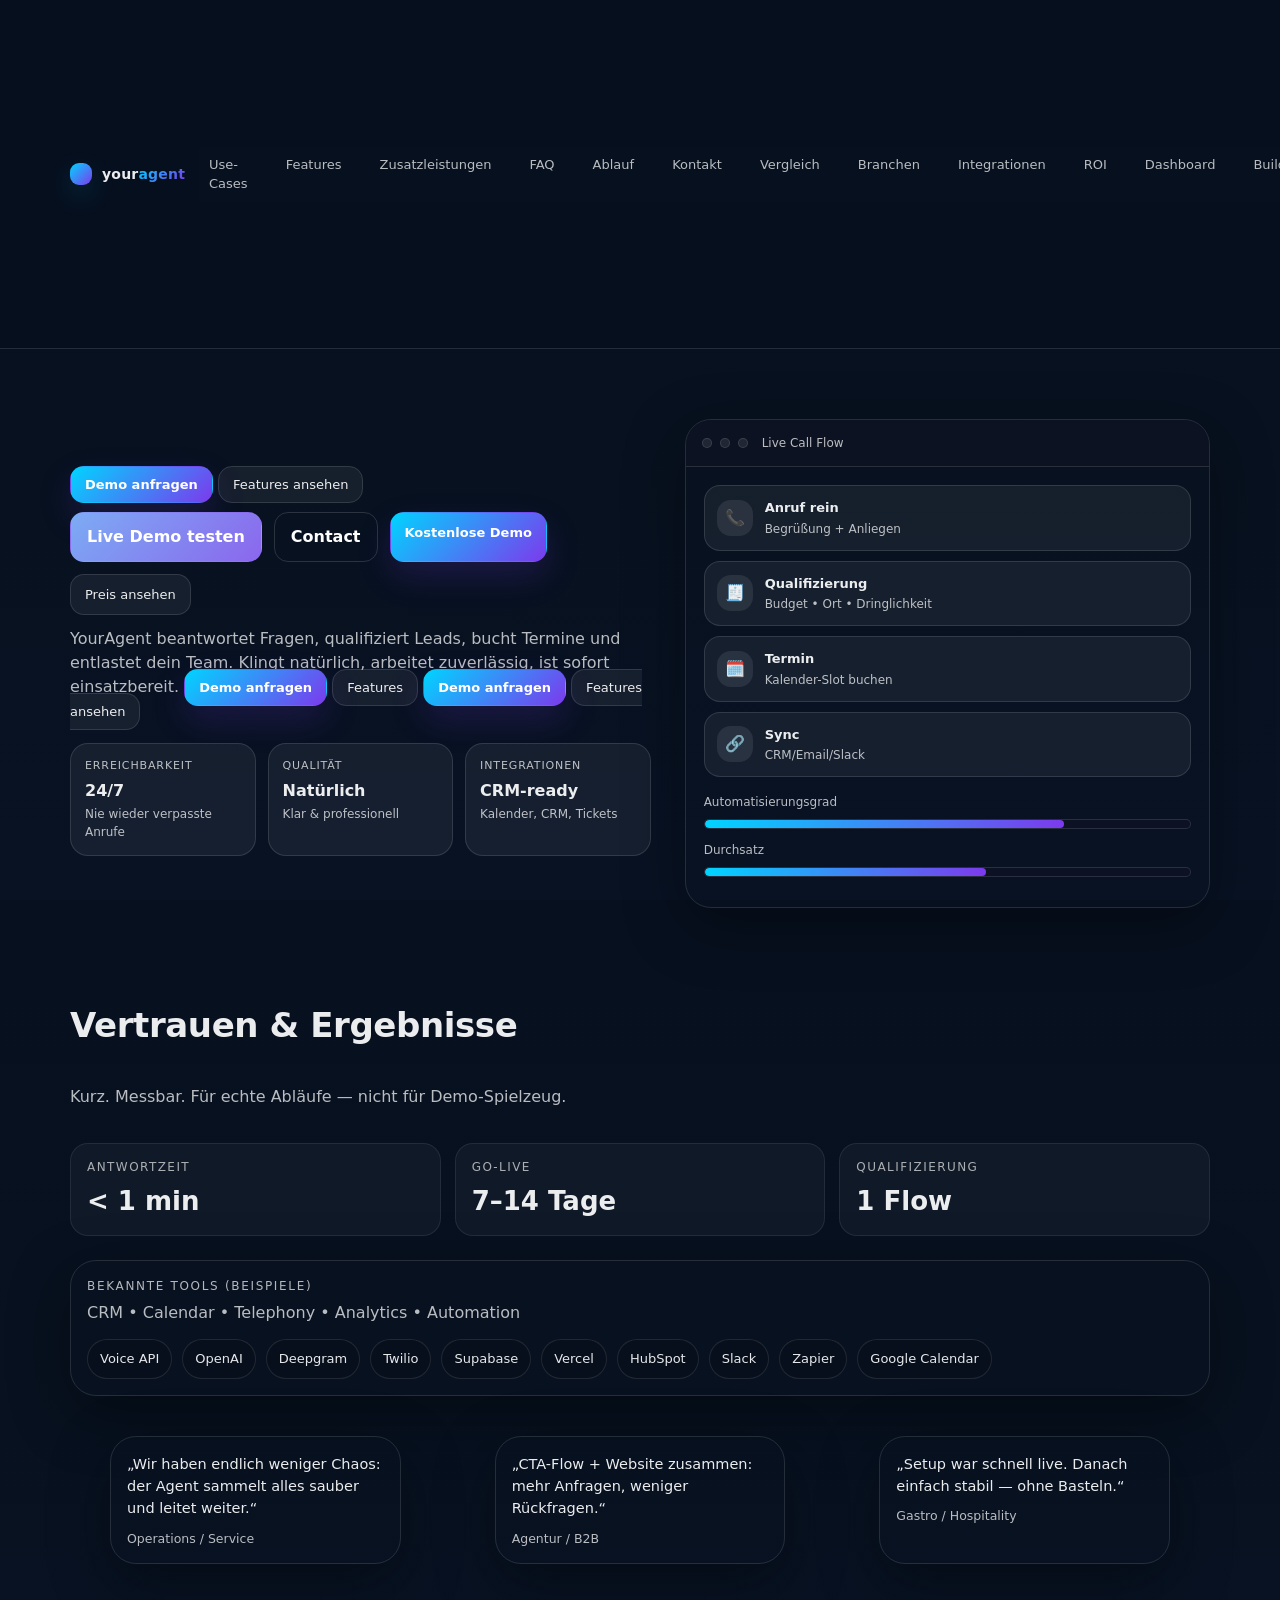
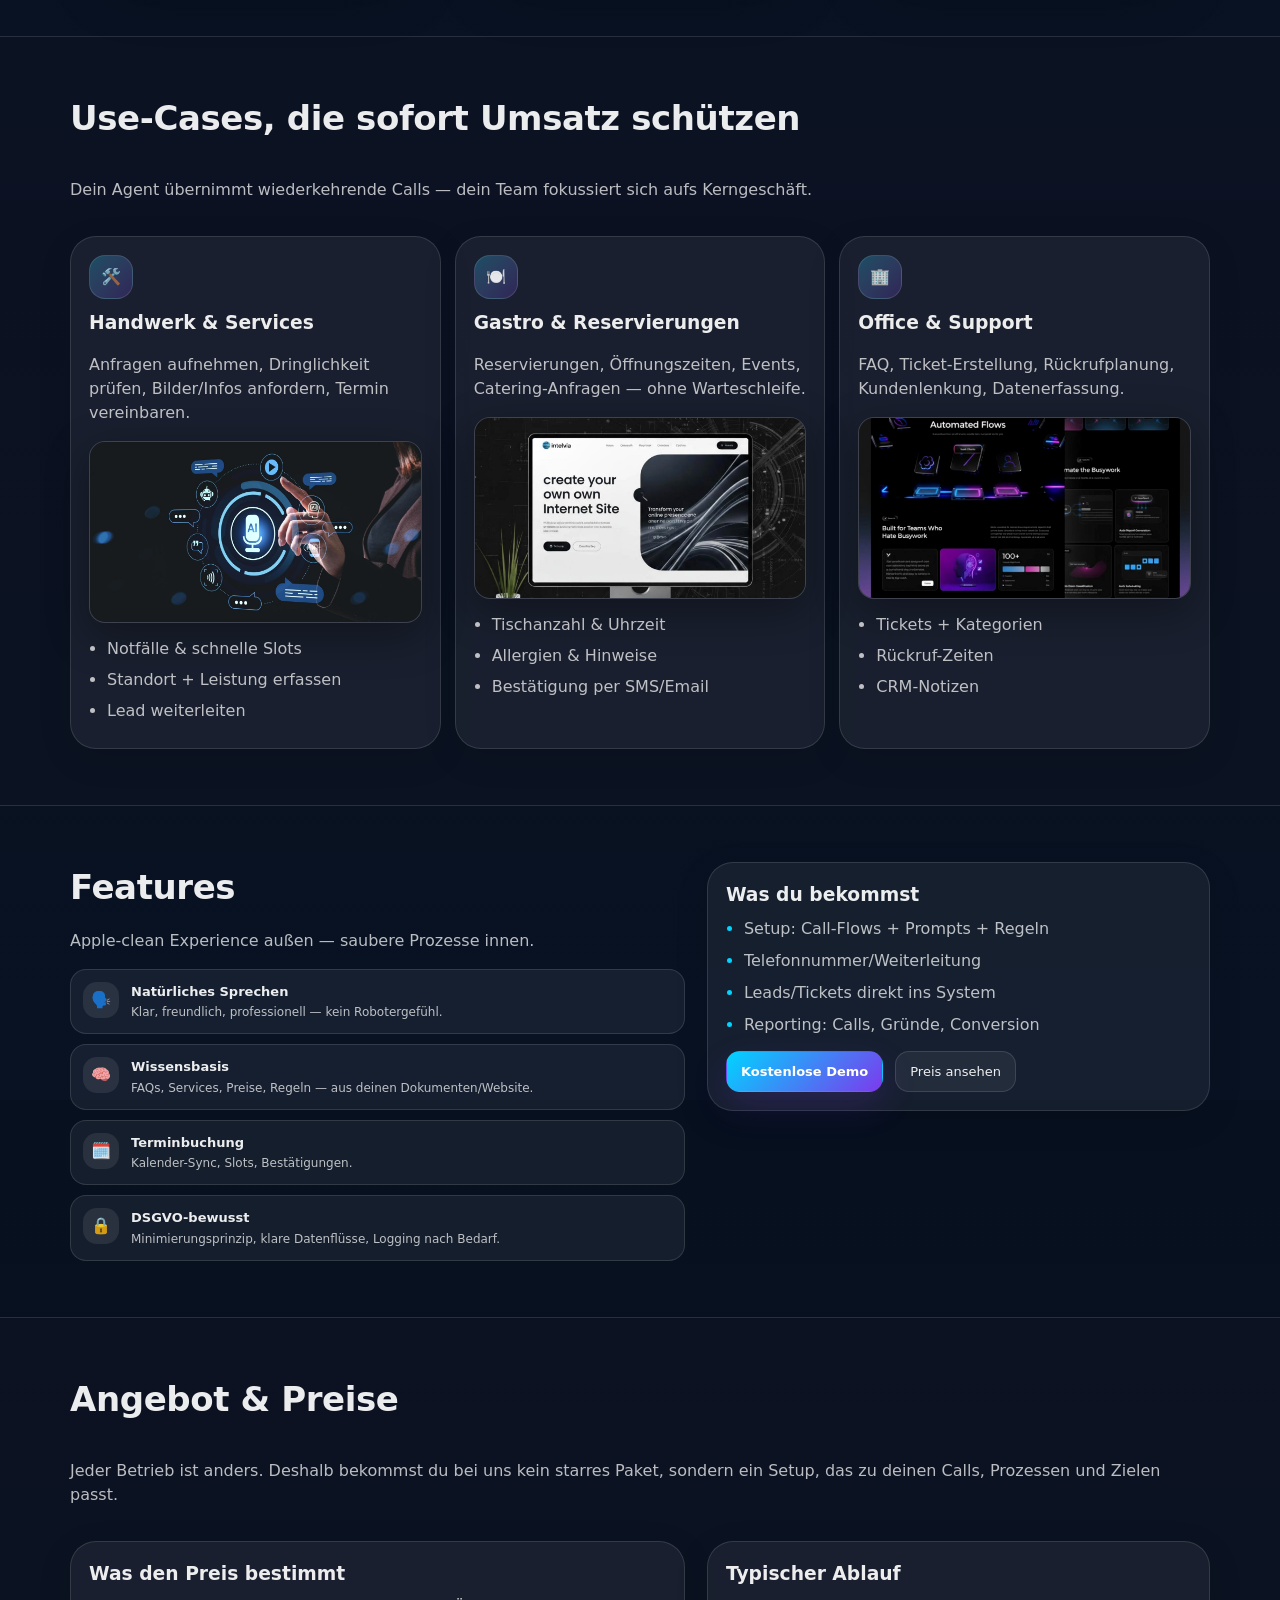
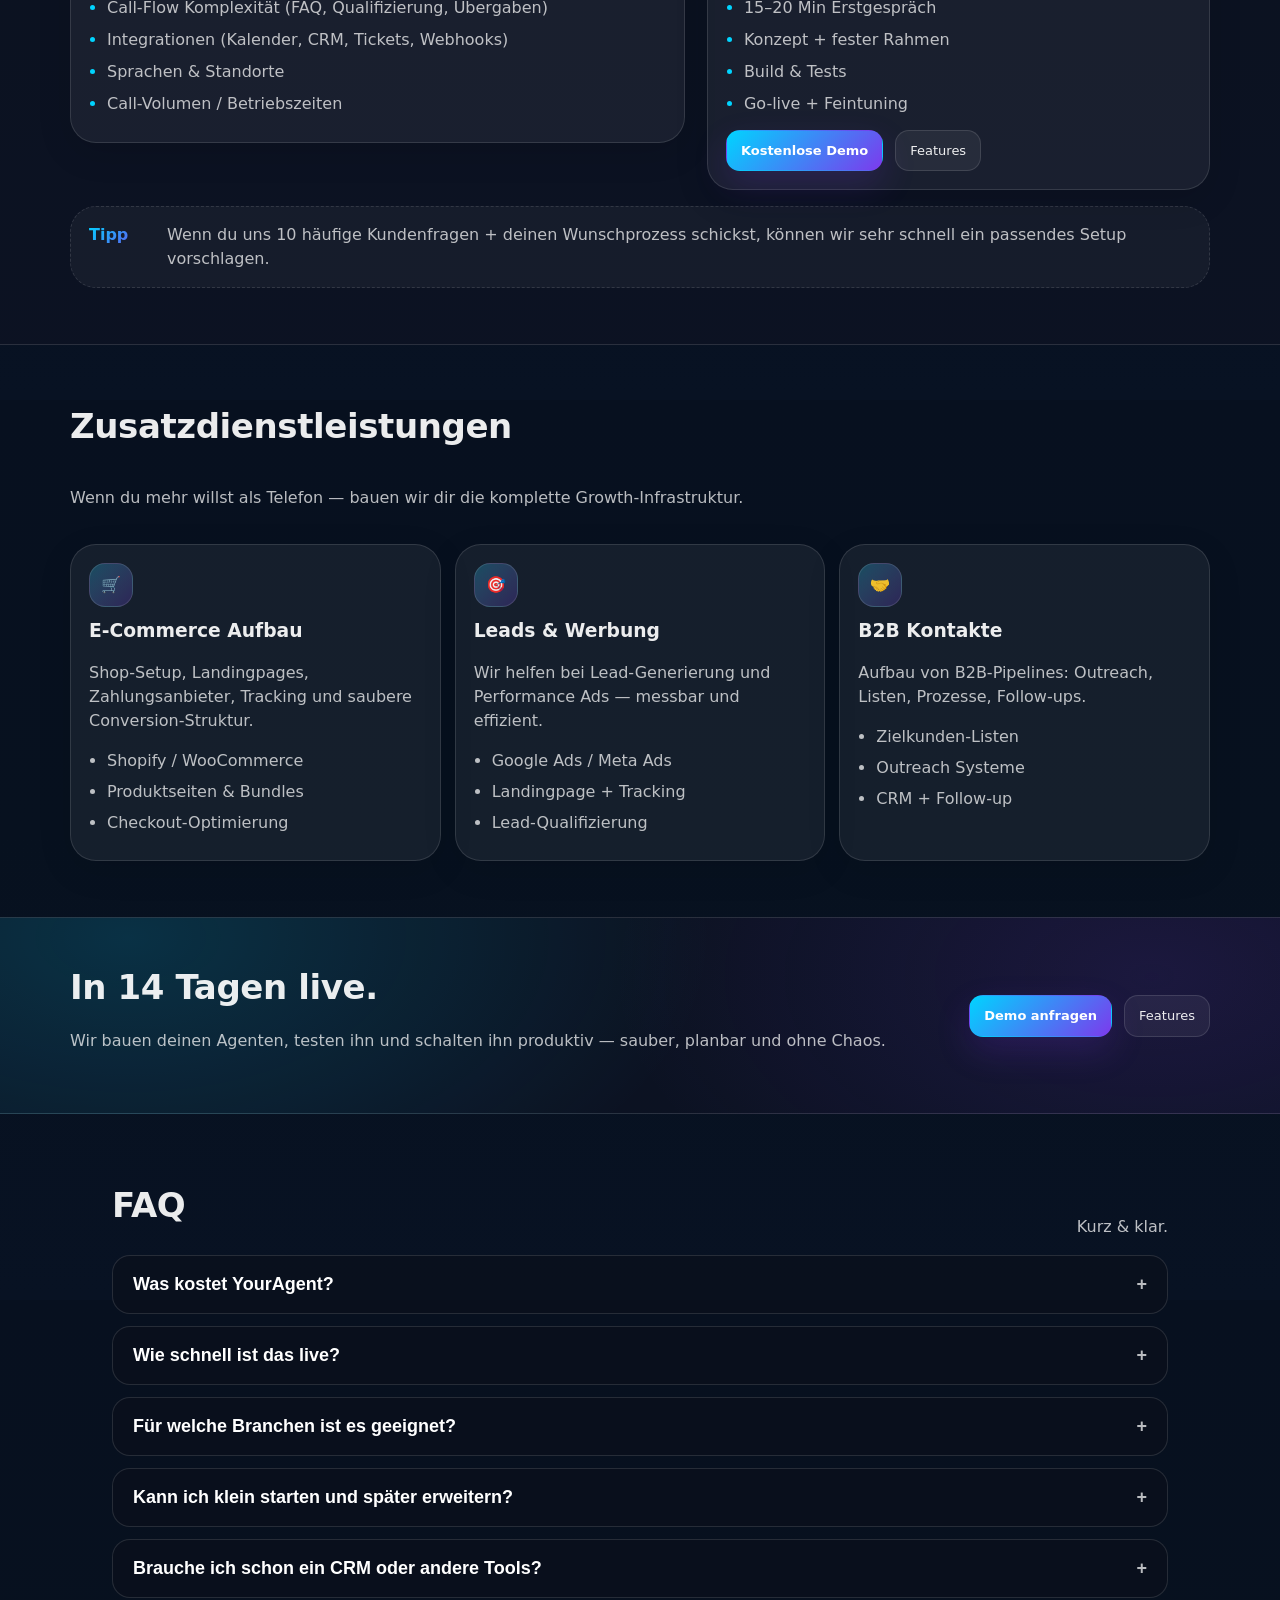
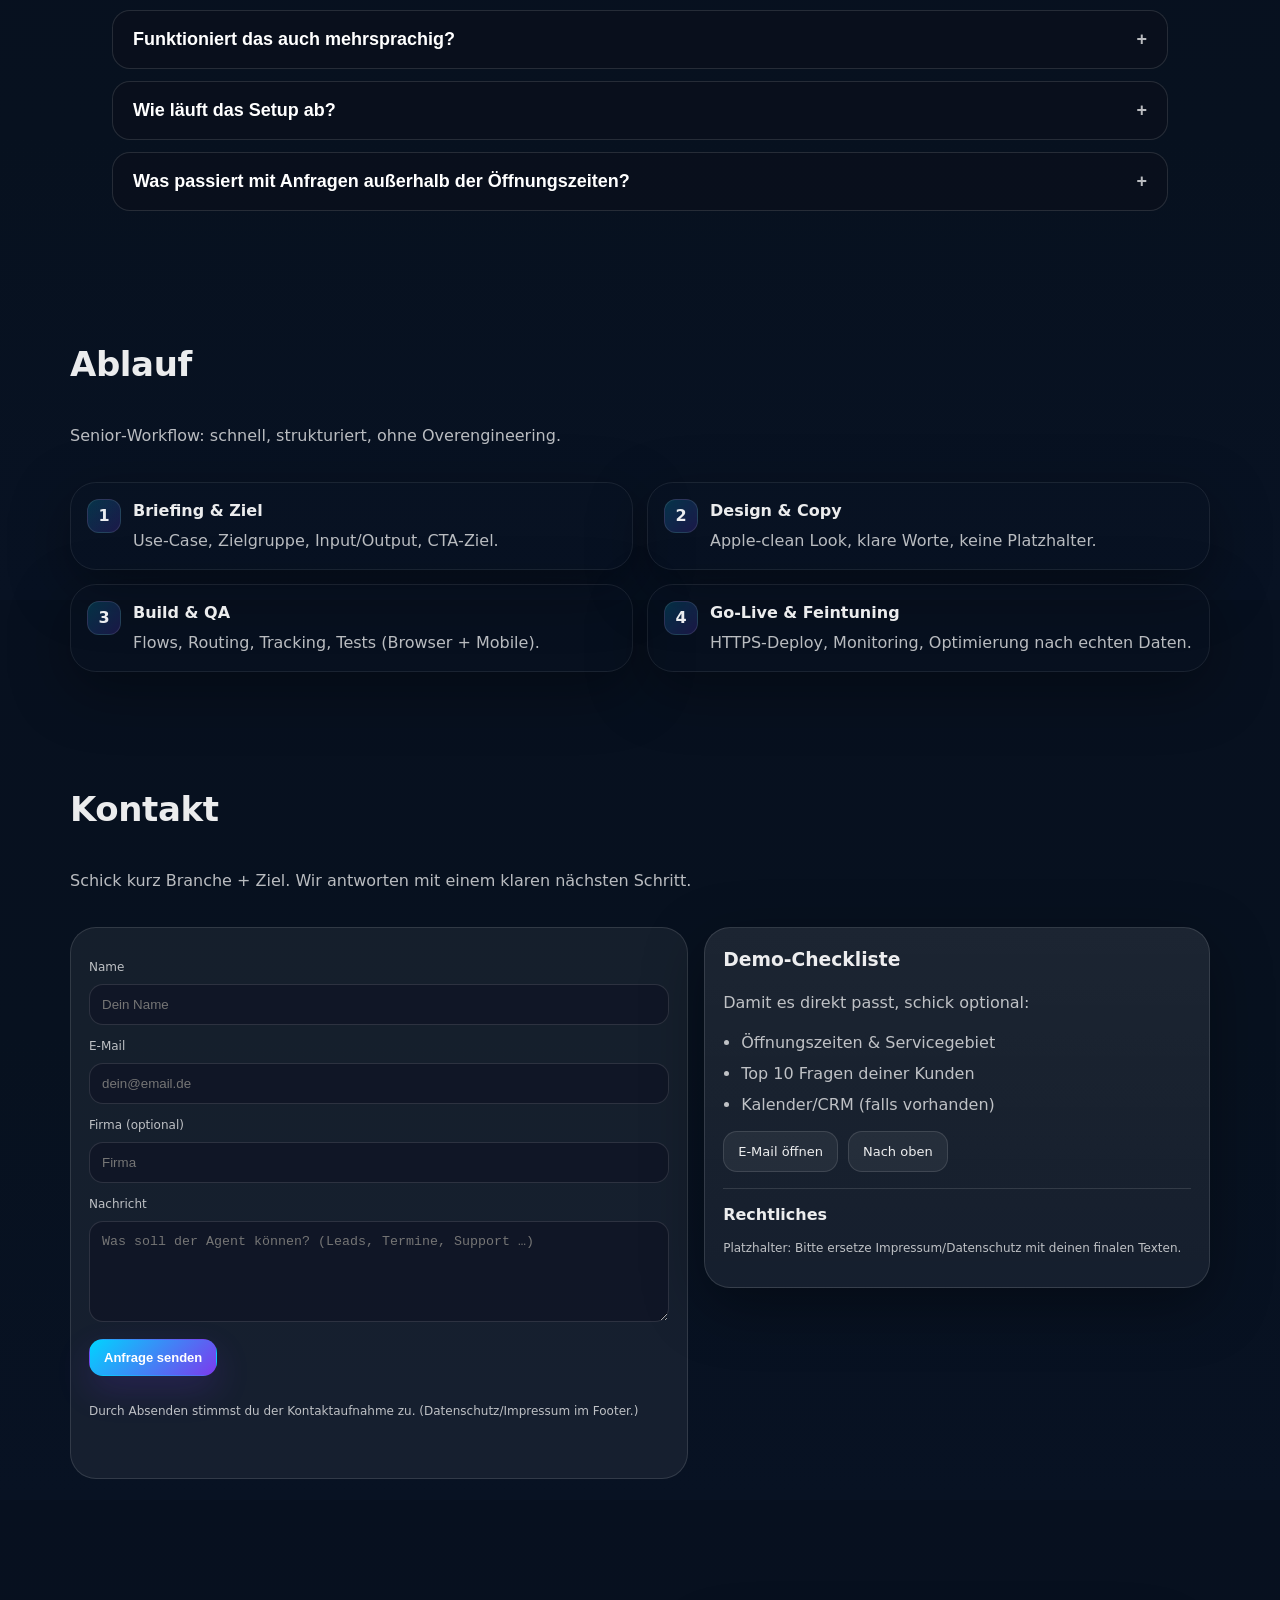
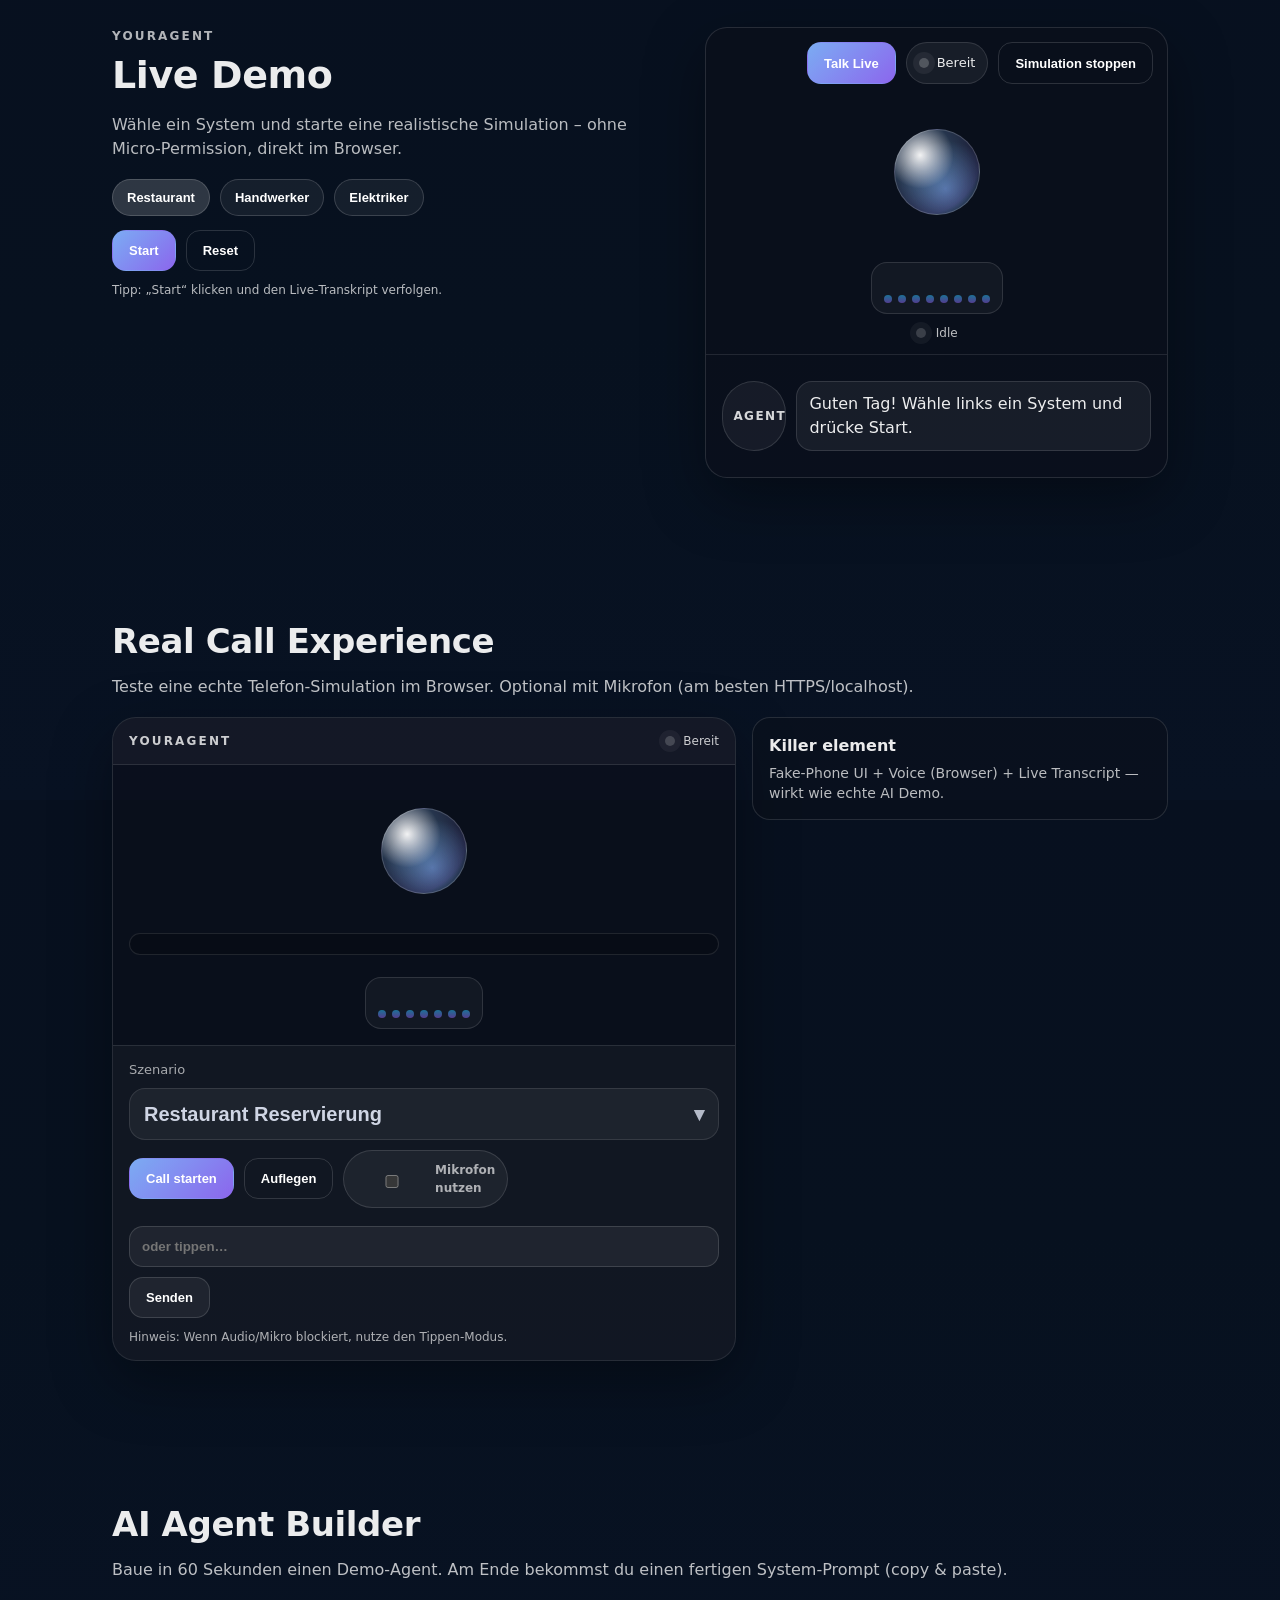
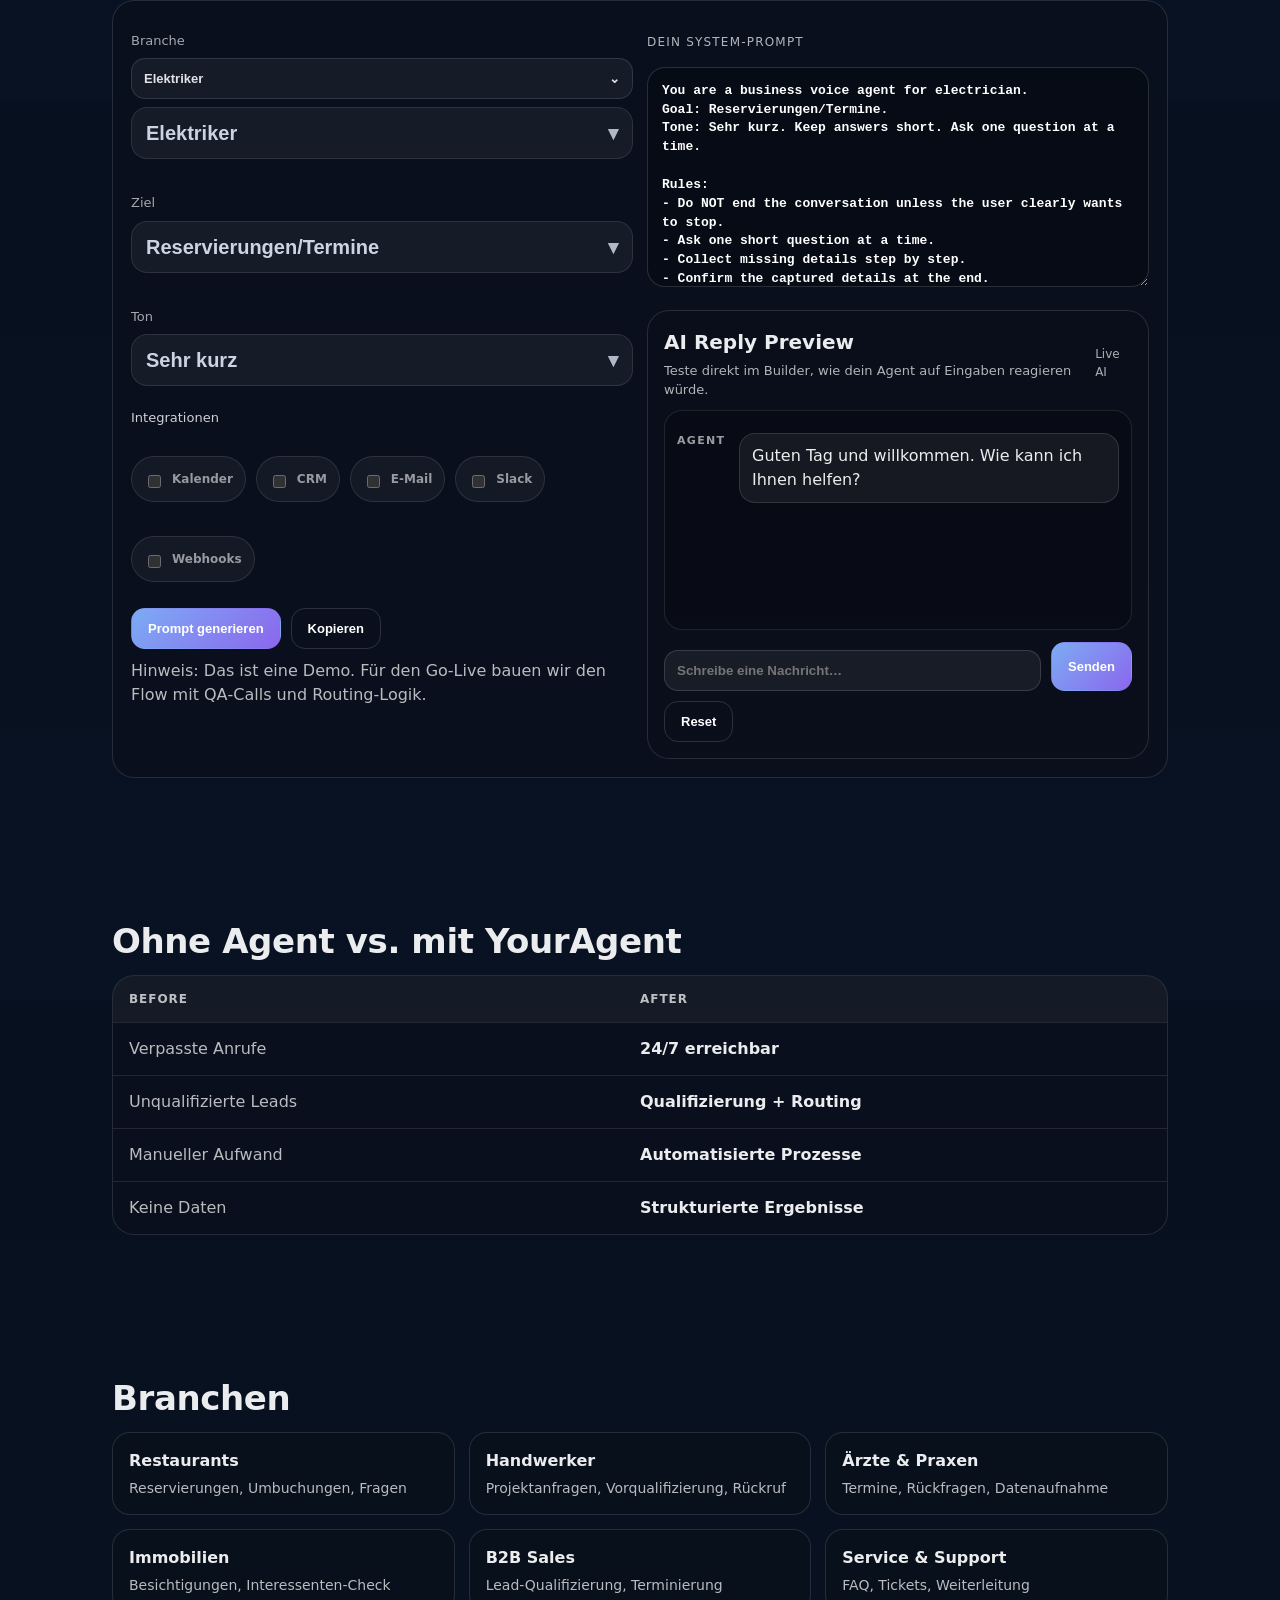
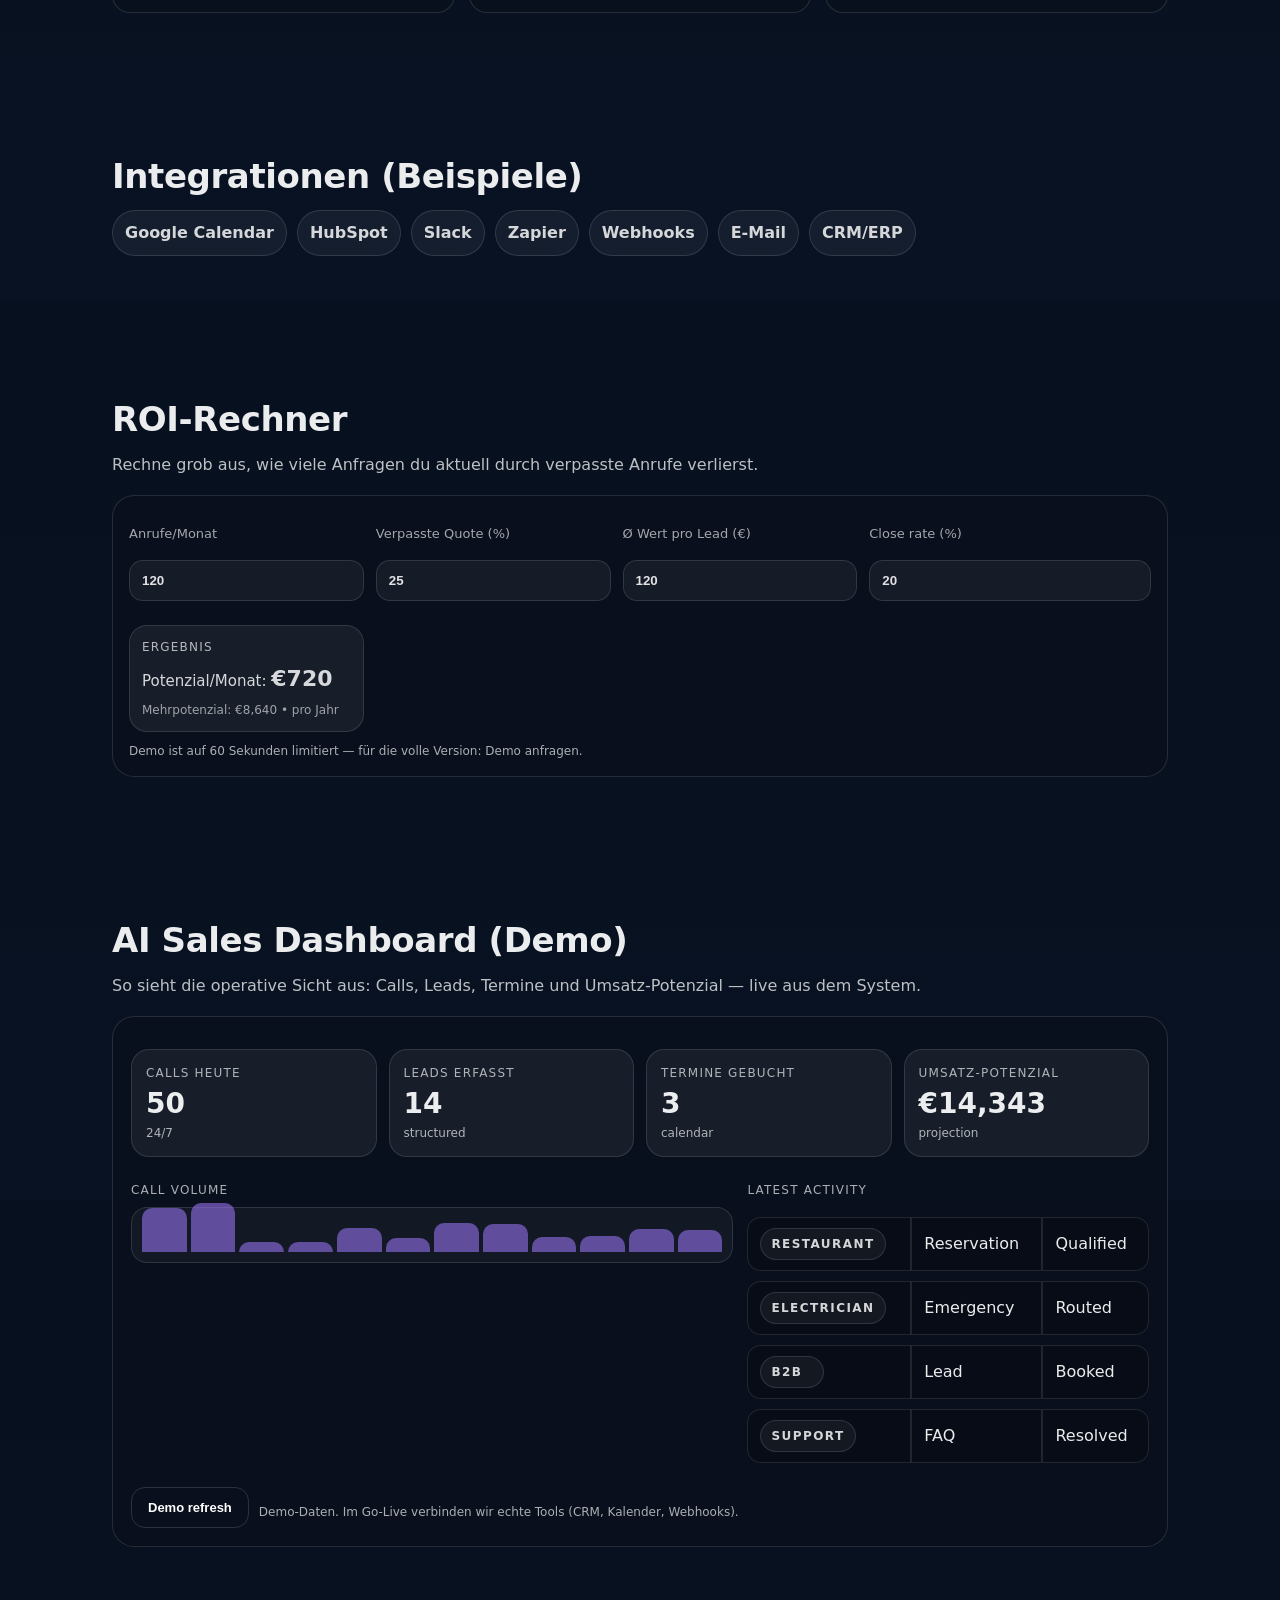
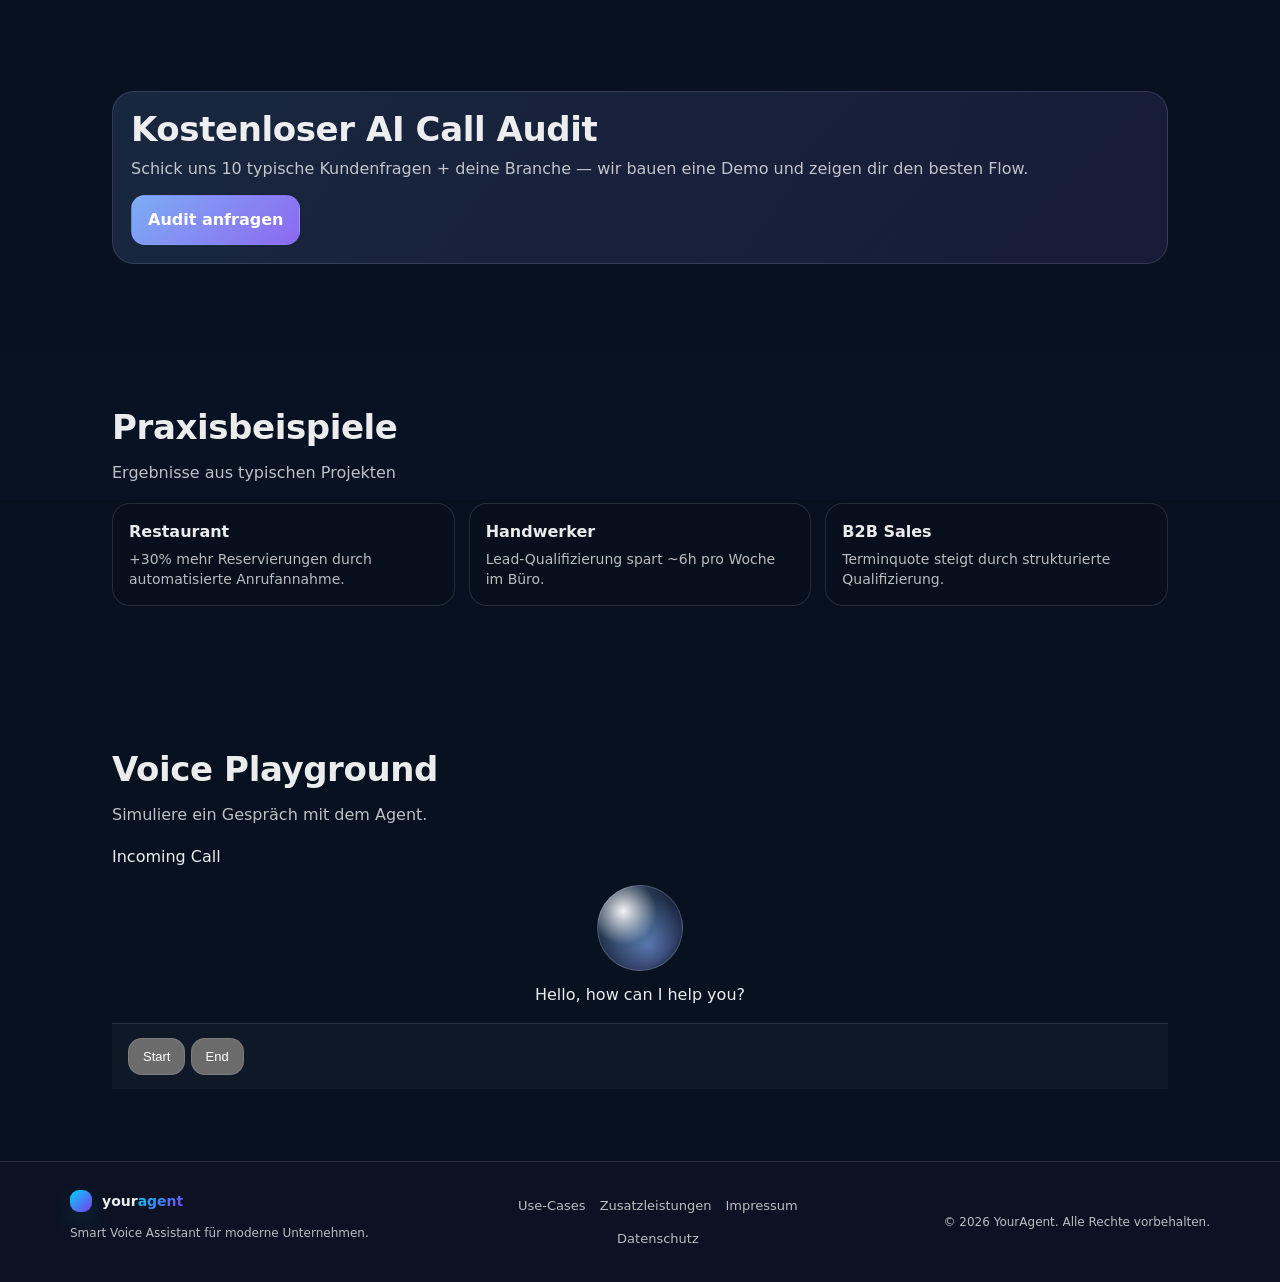
<file: de/index.html>
<!DOCTYPE html>

<html lang="de">
<head>
<meta charset="utf-8"/>
<meta content="width=device-width, initial-scale=1" name="viewport"/>
<title>YourAgent — Smart Voice Assistant für Unternehmen</title>
<meta content="YourAgent: Smarter Voice Assistant für Anrufe, Termine, Leads und Kundenservice. 24/7 erreichbar, DSGVO-bewusst, individuell trainiert." name="description"/>
<link href="../assets/favicon.svg" rel="icon" type="image/svg+xml"/>
<link as="style" href="../assets/styles.css" rel="preload"/>
<link href="../assets/styles.css" rel="stylesheet">
<style>
/* YA_DEMO_STYLES */
.ya-demo{padding:92px 0 72px}
.ya-demo__grid{max-width:1100px;margin:0 auto;padding:0 22px;display:grid;grid-template-columns:1.1fr .9fr;gap:28px;align-items:start}
@media (max-width: 920px){.ya-demo__grid{grid-template-columns:1fr;gap:18px} .ya-langbar{top:10px;right:10px}}
.ya-kicker{font-weight:700;letter-spacing:.18em;text-transform:uppercase;font-size:12px;opacity:.75}
.ya-muted{opacity:.78}
.ya-demo h2{font-size:38px;line-height:1.1;margin:10px 0 10px}
@media (max-width: 920px){.ya-demo h2{font-size:30px}}
.ya-demo__controls{display:flex;gap:10px;flex-wrap:wrap;margin:18px 0 14px}
.ya-pill{border:1px solid rgba(255,255,255,.16);background:rgba(255,255,255,.06);color:#fff;padding:10px 14px;border-radius:999px;font-weight:650;cursor:pointer}
.ya-pill:hover{background:rgba(255,255,255,.10)}
.ya-pill.is-active{background:rgba(255,255,255,.16)}
.ya-demo__ctaRow{display:flex;gap:10px;margin:10px 0 10px;flex-wrap:wrap}
.ya-btn{border-radius:14px;padding:12px 16px;font-weight:700;cursor:pointer;border:1px solid rgba(255,255,255,.14);background:rgba(255,255,255,.06);color:#fff}
.ya-btn--primary{background:linear-gradient(135deg, rgba(130,180,255,.95), rgba(150,110,255,.92));border-color:transparent}
.ya-btn--ghost{background:transparent}
.ya-btn:hover{filter:brightness(1.05)}
.ya-card{border:1px solid rgba(255,255,255,.12);background:rgba(12,16,26,.62);border-radius:22px;overflow:hidden;box-shadow:0 20px 60px rgba(0,0,0,.35)}
.ya-card__top{padding:18px 18px 12px;display:flex;flex-direction:column;align-items:center;gap:10px;border-bottom:1px solid rgba(255,255,255,.10)}
.ya-orbWrap{position:relative;width:140px;height:140px;display:grid;place-items:center}
.ya-orb{width:86px;height:86px;border-radius:50%;
  background:radial-gradient(circle at 30% 30%, rgba(255,255,255,.95), rgba(140,190,255,.22) 40%, rgba(160,120,255,.12) 72%, rgba(0,0,0,0) 78%),
             radial-gradient(circle at 60% 70%, rgba(130,180,255,.55), rgba(0,0,0,0) 62%);
  border:1px solid rgba(255,255,255,.18);
  transform:translateZ(0);
}
.ya-orbGlow{position:absolute;inset:0;border-radius:50%;
  background:radial-gradient(circle, rgba(130,180,255,.28), rgba(160,120,255,.18) 55%, rgba(0,0,0,0) 72%);
  filter: blur(14px);
  opacity:.9;
}
.ya-wave{display:flex;gap:6px;height:22px;align-items:flex-end}
.ya-wave span{width:6px;height:8px;border-radius:999px;background:rgba(255,255,255,.65);opacity:.55;transform-origin:bottom}
.ya-wave.is-playing span{animation:yaWave 1.05s infinite ease-in-out}
.ya-wave.is-playing span:nth-child(2){animation-delay:.08s}
.ya-wave.is-playing span:nth-child(3){animation-delay:.16s}
.ya-wave.is-playing span:nth-child(4){animation-delay:.24s}
.ya-wave.is-playing span:nth-child(5){animation-delay:.32s}
.ya-wave.is-playing span:nth-child(6){animation-delay:.40s}
.ya-wave.is-playing span:nth-child(7){animation-delay:.48s}
.ya-wave.is-playing span:nth-child(8){animation-delay:.56s}
@keyframes yaWave{0%,100%{height:8px;opacity:.45}50%{height:22px;opacity:.92}}
.ya-statusRow{display:flex;gap:10px;align-items:center;font-size:12px;opacity:.8}
.ya-statusDot{width:10px;height:10px;border-radius:50%;background:rgba(255,255,255,.25);box-shadow:0 0 0 6px rgba(255,255,255,.06)}
.ya-statusDot.on{background:rgba(120,255,200,.95);box-shadow:0 0 0 6px rgba(120,255,200,.14)}
.ya-transcript{padding:16px;max-height:340px;overflow:auto}
.ya-msg{display:flex;gap:10px;margin:10px 0}
.ya-badge{font-size:11px;font-weight:800;letter-spacing:.12em;text-transform:uppercase;opacity:.65;min-width:64px}
.ya-bubble{padding:10px 12px;border-radius:16px;border:1px solid rgba(255,255,255,.12);background:rgba(255,255,255,.06);max-width:520px}
.ya-msg--user .ya-bubble{background:rgba(130,180,255,.12);border-color:rgba(130,180,255,.22)}
.ya-demo__hint{font-size:12px;margin-top:10px}
</style>
<style>
  .ya-langbar{
    position:fixed; top:14px; right:14px; z-index:9999;
    display:flex; gap:8px; padding:8px 10px;
    border:1px solid rgba(255,255,255,.12);
    background:rgba(9,12,18,.55); backdrop-filter:none !important;
    border-radius:999px;
  }
  .ya-lang{
    font:600 12px/1.1 system-ui,-apple-system,Segoe UI,Roboto,Helvetica,Arial,sans-serif;
    letter-spacing:.06em; text-transform:uppercase;
    color:rgba(255,255,255,.82); text-decoration:none;
    padding:6px 8px; border-radius:999px;
  }
  .ya-lang:hover{ background: rgba(255,255,255,.10); color:#fff; }
  .ya-lang.is-active{ background: rgba(255,255,255,.16); color:#fff; }
</style>
</link>
<style>
html{scroll-behavior:smooth}
</style>

  <meta property="og:title" content="YourAgent — Smart Voice Assistant"/>
  <meta property="og:description" content="Voice Agent für Anrufe, Leads & Termine. In 7–14 Tagen live."/>
  <meta property="og:type" content="website"/>
  <meta property="og:image" content="../assets/voice-ai.jpeg"/>
  <meta name="twitter:card" content="summary_large_image"/>


<style>
/* YA_V9 */
.ya-section{padding:72px 0}
.ya-wrap{max-width:1100px;margin:0 auto;padding:0 22px}
.ya-h2{font-size:34px;line-height:1.15;margin:0 0 14px}
.ya-p{opacity:.80;margin:0 0 18px}
@media(max-width:920px){.ya-h2{font-size:28px} .ya-section{padding:54px 0}}

.ya-compare{border:1px solid rgba(255,255,255,.12);background:rgba(12,16,26,.55);border-radius:22px;overflow:hidden}
.ya-compareHead,.ya-compareRow{display:grid;grid-template-columns:1fr 1fr}
.ya-compareHead{padding:14px 16px;background:rgba(255,255,255,.06);font-weight:800;letter-spacing:.08em;text-transform:uppercase;font-size:12px;opacity:.8}
.ya-compareRow{padding:14px 16px;border-top:1px solid rgba(255,255,255,.10)}
.ya-compareLeft{opacity:.78}
.ya-compareRight{font-weight:700}

.ya-grid3{display:grid;grid-template-columns:repeat(3,1fr);gap:14px}
@media(max-width:920px){.ya-grid3{grid-template-columns:1fr}}
.ya-miniCard{border:1px solid rgba(255,255,255,.12);background:rgba(12,16,26,.45);border-radius:18px;padding:16px}
.ya-miniTitle{font-weight:850;margin-bottom:6px}
.ya-miniText{opacity:.78;font-size:14px;line-height:1.4}

.ya-chips{display:flex;flex-wrap:wrap;gap:10px}
.ya-chip{display:inline-flex;align-items:center;gap:8px;padding:10px 12px;border-radius:999px;border:1px solid rgba(255,255,255,.14);background:rgba(255,255,255,.06);font-weight:700;opacity:.9}

.ya-roiCard{border:1px solid rgba(255,255,255,.12);background:rgba(12,16,26,.55);border-radius:22px;padding:16px}
.ya-roiGrid{display:grid;grid-template-columns:repeat(3,1fr) 1.2fr;gap:12px;align-items:end}
@media(max-width:920px){.ya-roiGrid{grid-template-columns:1fr; } }
.ya-field{display:flex;flex-direction:column;gap:8px;font-size:13px;opacity:.88}
.ya-field input{border-radius:14px;border:1px solid rgba(255,255,255,.14);background:rgba(255,255,255,.06);color:#fff;padding:12px 12px;font-weight:750;outline:none}
.ya-field input:focus{border-color:rgba(160,120,255,.6);box-shadow:0 0 0 4px rgba(160,120,255,.15)}
.ya-roiOut{border-radius:18px;border:1px solid rgba(255,255,255,.12);background:rgba(255,255,255,.06);padding:12px}
.ya-roiLabel{font-size:12px;letter-spacing:.10em;text-transform:uppercase;opacity:.75;margin-bottom:6px}
.ya-roiNumber{font-size:15px;opacity:.9}
.ya-roiNumber b{font-size:22px}
.ya-roiNote{margin-top:10px;font-size:12px;opacity:.72}

.ya-audit{display:flex;gap:14px;align-items:center;justify-content:space-between;flex-wrap:wrap;
  border:1px solid rgba(255,255,255,.12);background:linear-gradient(135deg, rgba(130,180,255,.14), rgba(160,120,255,.10));
  border-radius:22px;padding:18px}
</style>


<style>
/* YA_BUILDER */
.ya-builder{border:1px solid rgba(255,255,255,.12);background:rgba(12,16,26,.55);border-radius:22px;padding:18px}
.ya-builderGrid{display:grid;grid-template-columns:1fr 1fr;gap:14px}
@media(max-width:920px){.ya-builderGrid{grid-template-columns:1fr}}
.ya-select{width:100%;border-radius:14px;border:1px solid rgba(255,255,255,.14);background:rgba(255,255,255,.06);color:#fff;padding:12px 12px;font-weight:750;outline:none}
.ya-checks{display:flex;flex-wrap:wrap;gap:10px;margin-top:8px}
.ya-check{display:flex;gap:8px;align-items:center;border:1px solid rgba(255,255,255,.14);background:rgba(255,255,255,.06);padding:10px 12px;border-radius:999px;font-weight:700;opacity:.9}
.ya-check input{accent-color:#9cc3ff}
.ya-out{margin-top:14px}
.ya-textarea{width:100%;min-height:220px;resize:vertical;border-radius:18px;border:1px solid rgba(255,255,255,.14);background:rgba(0,0,0,.25);color:#fff;padding:14px;font:600 13px/1.45 ui-monospace,SFMono-Regular,Menlo,Monaco,Consolas,monospace}
.ya-row{display:flex;gap:10px;flex-wrap:wrap;align-items:center}
.ya-toast{position:fixed;left:50%;bottom:24px;transform:translateX(-50%);background:rgba(10,12,18,.75);border:1px solid rgba(255,255,255,.14);padding:10px 12px;border-radius:999px;backdrop-filter:none !important;opacity:0;pointer-events:none;transition:.22s}
.ya-toast.on{opacity:1}
</style>


<style>
/* YA_CALL_V14 */
.ya-callGrid{display:grid;grid-template-columns:1.2fr .8fr;gap:16px;align-items:start}
@media(max-width:920px){.ya-callGrid{grid-template-columns:1fr}}
.ya-callPhone{border:1px solid rgba(255,255,255,.12);background:rgba(12,16,26,.62);border-radius:24px;overflow:hidden;box-shadow:0 20px 60px rgba(0,0,0,.35)}
.ya-callTop{display:flex;justify-content:space-between;align-items:center;padding:14px 16px;border-bottom:1px solid rgba(255,255,255,.10);background:rgba(255,255,255,.04)}
.ya-callTitle{font-weight:900;letter-spacing:.18em;text-transform:uppercase;font-size:12px;opacity:.85}
.ya-callStatus{display:flex;gap:8px;align-items:center;font-size:12px;opacity:.85}
.ya-dot{width:10px;height:10px;border-radius:50%;background:rgba(255,255,255,.25);box-shadow:0 0 0 6px rgba(255,255,255,.06)}
.ya-dot.on{background:rgba(120,255,200,.95);box-shadow:0 0 0 6px rgba(120,255,200,.14)}
.ya-callBody{padding:16px;display:flex;flex-direction:column;align-items:center;gap:12px}
.ya-callTranscript{width:100%;max-height:260px;overflow:auto;padding:10px;border-radius:18px;border:1px solid rgba(255,255,255,.10);background:rgba(0,0,0,.18)}
.ya-line{display:flex;gap:10px;margin:10px 0}
.ya-line .tag{min-width:64px;font-size:11px;font-weight:900;letter-spacing:.12em;text-transform:uppercase;opacity:.65}
.ya-line .bubble{padding:10px 12px;border-radius:16px;border:1px solid rgba(255,255,255,.12);background:rgba(255,255,255,.06)}
.ya-line.user .bubble{background:rgba(130,180,255,.12);border-color:rgba(130,180,255,.22)}
.ya-callControls{padding:14px 16px;border-top:1px solid rgba(255,255,255,.10);background:rgba(255,255,255,.03)}
.ya-callSide{position:sticky;top:92px}
</style>


<style>
/* YA_DASH_V16 */
.ya-dashWrap{border:1px solid rgba(255,255,255,.12);background:rgba(12,16,26,.55);border-radius:22px;padding:18px}
.ya-kpis{display:grid;grid-template-columns:repeat(4,1fr);gap:12px;margin-top:14px}
@media(max-width:920px){.ya-kpis{grid-template-columns:1fr 1fr}}
.ya-kpi{border:1px solid rgba(255,255,255,.12);background:rgba(255,255,255,.06);border-radius:18px;padding:14px}
.ya-kpiLabel{font-size:12px;letter-spacing:.10em;text-transform:uppercase;opacity:.72;margin-bottom:8px}
.ya-kpiValue{font-size:28px;font-weight:900;line-height:1}
.ya-kpiSub{margin-top:6px;font-size:12px;opacity:.72}
.ya-dashGrid{display:grid;grid-template-columns:1.2fr .8fr;gap:14px;margin-top:14px}
@media(max-width:920px){.ya-dashGrid{grid-template-columns:1fr}}
.ya-miniTable{width:100%;border-collapse:separate;border-spacing:0 10px}
.ya-miniTable td{padding:10px 12px;background:rgba(0,0,0,.18);border:1px solid rgba(255,255,255,.10)}
.ya-miniTable td:first-child{border-radius:14px 0 0 14px}
.ya-miniTable td:last-child{border-radius:0 14px 14px 0}
.ya-badge{display:inline-flex;align-items:center;gap:8px;padding:6px 10px;border-radius:999px;border:1px solid rgba(255,255,255,.14);background:rgba(255,255,255,.06);font-weight:800;font-size:12px;opacity:.9}
.ya-spark{height:56px;border-radius:16px;border:1px solid rgba(255,255,255,.12);background:rgba(255,255,255,.04);display:flex;align-items:flex-end;gap:4px;padding:10px}
.ya-bar{flex:1;border-radius:10px 10px 0 0;background:rgba(160,120,255,.55)}
.ya-dashActions{display:flex;gap:10px;flex-wrap:wrap;margin-top:14px;align-items:center}
</style>


<style>
/* YA_V22 Industry Picker */
.ya-industry-enhanced{display:grid;gap:10px}
.ya-industry-trigger{
  width:100%;display:flex;justify-content:space-between;align-items:center;
  border-radius:14px;border:1px solid rgba(255,255,255,.14);
  background:rgba(255,255,255,.06);color:#fff;padding:12px 12px;font-weight:750;cursor:pointer;
}
.ya-industry-trigger:hover{background:rgba(255,255,255,.09)}
.ya-industry-panel{
  border:1px solid rgba(255,255,255,.12);background:rgba(12,16,26,.96);
  border-radius:18px;padding:12px;display:none;gap:12px;box-shadow:0 24px 80px rgba(0,0,0,.45)
}
.ya-industry-panel.open{display:grid}
.ya-search{
  width:100%;border-radius:12px;border:1px solid rgba(255,255,255,.14);
  background:rgba(255,255,255,.06);color:#fff;padding:12px 12px;font-weight:700;outline:none
}
.ya-search:focus{border-color:rgba(160,120,255,.6);box-shadow:0 0 0 4px rgba(160,120,255,.14)}
.ya-chipRow{display:flex;gap:8px;flex-wrap:wrap}
.ya-chipBtn{
  border:1px solid rgba(255,255,255,.14);background:rgba(255,255,255,.06);color:#fff;
  padding:8px 10px;border-radius:999px;font-weight:800;font-size:12px;cursor:pointer
}
.ya-chipBtn.active{background:rgba(160,120,255,.22);border-color:rgba(160,120,255,.45)}
.ya-optionList{
  max-height:280px;overflow:auto;display:grid;gap:8px;padding-right:4px
}
.ya-optionBtn{
  text-align:left;border:1px solid rgba(255,255,255,.10);background:rgba(255,255,255,.04);color:#fff;
  padding:10px 12px;border-radius:12px;font-weight:700;cursor:pointer
}
.ya-optionBtn:hover{background:rgba(255,255,255,.08)}
.ya-optionBtn small{display:block;opacity:.65;font-weight:600;margin-top:3px}
.ya-inlineMeta{display:flex;justify-content:space-between;gap:10px;align-items:center}
.ya-inlineMeta .ya-muted{font-size:12px}
.ya-miniDivider{height:1px;background:rgba(255,255,255,.08);margin:2px 0}
.ya-panelActions{display:flex;justify-content:space-between;gap:10px;align-items:center}
.ya-linkBtn{background:none;border:0;color:#cbd5ff;cursor:pointer;font-weight:800;padding:0}
.ya-linkBtn:hover{text-decoration:underline}
</style>


<style>
/* YA_V23_LIVE_PREVIEW */
.ya-previewCard{
  border:1px solid rgba(255,255,255,.12);
  background:rgba(12,16,26,.62);
  border-radius:22px;
  padding:16px;
  margin-top:16px;
}
.ya-previewHead{
  display:flex;
  justify-content:space-between;
  align-items:flex-start;
  gap:12px;
  margin-bottom:10px;
}
.ya-previewHead h3{
  margin:0;
  font-size:20px;
}
.ya-previewSub{
  margin:4px 0 0;
  opacity:.75;
  font-size:13px;
}
.ya-previewChat{
  border:1px solid rgba(255,255,255,.10);
  background:rgba(0,0,0,.18);
  border-radius:18px;
  min-height:220px;
  max-height:320px;
  overflow:auto;
  padding:12px;
}
.ya-previewMsg{
  display:flex;
  gap:10px;
  margin:10px 0;
}
.ya-previewTag{
  min-width:52px;
  font-size:11px;
  font-weight:900;
  letter-spacing:.12em;
  text-transform:uppercase;
  opacity:.65;
}
.ya-previewBubble{
  padding:10px 12px;
  border-radius:16px;
  border:1px solid rgba(255,255,255,.12);
  background:rgba(255,255,255,.06);
  max-width:100%;
}
.ya-previewMsg.user .ya-previewBubble{
  background:rgba(130,180,255,.12);
  border-color:rgba(130,180,255,.22);
}
.ya-previewInputRow{
  display:flex;
  gap:10px;
  margin-top:12px;
  flex-wrap:wrap;
}
.ya-previewInput{
  flex:1 1 300px;
  border-radius:14px;
  border:1px solid rgba(255,255,255,.14);
  background:rgba(255,255,255,.06);
  color:#fff;
  padding:12px 12px;
  font-weight:700;
  outline:none;
}
.ya-previewInput:focus{
  border-color:rgba(160,120,255,.6);
  box-shadow:0 0 0 4px rgba(160,120,255,.14);
}
.ya-previewMeta{
  font-size:12px;
  opacity:.72;
}
</style>


<style>
/* YA_V24_FIX */
html, body { background-attachment:scroll !important;!important; }
body, body * { animation-play-state: running; }
body.ya-theme-static, body.ya-theme-static * {
  animation: none !important;
  transition: none !important;
}
.ya-static-bg, .bg-orb, .gradient-bg, .theme-blob, .theme-glow, .theme-noise {
  animation: none !important;
  transform: none !important;
}
#yaScenarioNative{
  position:absolute !important; opacity:0 !important; pointer-events:none !important;
  width:0 !important; height:0 !important; overflow:hidden !important;
}
.ya-scenario-enhanced{display:grid;gap:10px}
.ya-scenario-trigger{
  width:100%;display:flex;justify-content:space-between;align-items:center;
  border-radius:14px;border:1px solid rgba(255,255,255,.14);
  background:rgba(255,255,255,.06);color:#fff;padding:12px 12px;font-weight:750;cursor:pointer;
}
.ya-scenario-panel{
  border:1px solid rgba(255,255,255,.12);background:rgba(12,16,26,.98);
  border-radius:18px;padding:12px;display:none;gap:12px;box-shadow:0 24px 80px rgba(0,0,0,.45);
  position:relative; z-index:9999;
}
.ya-scenario-panel.open{display:grid}
.ya-scenario-list{display:grid;gap:8px}
.ya-scenario-btn{
  text-align:left;border:1px solid rgba(255,255,255,.10);background:rgba(255,255,255,.04);color:#fff;
  padding:10px 12px;border-radius:12px;font-weight:700;cursor:pointer
}
.ya-scenario-btn:hover{background:rgba(255,255,255,.08)}
.ya-theme-lock{
  border:1px solid rgba(255,255,255,.14);background:rgba(255,255,255,.06);color:#fff;
  padding:8px 10px;border-radius:999px;font-weight:800;font-size:12px;cursor:pointer
}
</style>


<style>
/* YA_V25_SCROLL_AND_INPUT_FIX */
html, body{
  background-attachment: scroll !important;
}
body{
  transform: none !important;
  perspective: none !important;
}
body::before, body::after,
[class*="parallax"], [class*="scroll"], [class*="blob"], [class*="orb"], [class*="glow"], [class*="gradient"],
.bg-orb, .gradient-bg, .theme-blob, .theme-glow, .theme-noise{
  background-attachment: scroll !important;
  will-change: auto !important;
}
[data-scroll], [data-parallax], .parallax, .scroll-fx, .hero-bg, .hero-visual{
  transform: none !important;
  translate: none !important;
}
</style>


<style>
/* YA_V26_HARDFIX */
html, body { background-attachment: scroll !important; scroll-behavior: smooth; }
body, main, section, div { transform: none; }
body::before, body::after,
[class*="parallax"], [class*="blob"], [class*="glow"], [class*="noise"], [class*="gradient"], [class*="hero-bg"], [class*="hero-visual"],
.bg-orb, .gradient-bg, .theme-blob, .theme-glow, .theme-noise, .hero-bg, .hero-visual {
  animation: none !important;
  transition: none !important;
  transform: none !important;
  translate: none !important;
  background-attachment: scroll !important;
}
#yaCallOrb, .ya-orb, .ya-orbGlow {
  animation: none !important;
  transition: none !important;
  transform: none !important;
}
#yaCallInput { position: relative; z-index: 5; }
#yaCallSend, #yaCallStart, #yaCallEnd { position: relative; z-index: 5; cursor: pointer; }
</style>


<style>
/* YA_V27_VISUAL_STATIC_AND_NO_VAPI */
html, body {
  background: linear-gradient(180deg, #07101f 0%, #07111f 45%, #081223 100%) !important;
  background-attachment: scroll !important;
}
body::before, body::after,
.bg-orb, .gradient-bg, .theme-blob, .theme-glow, .theme-noise,
.hero-visual, [class*="blob"], [class*="glow"], [class*="noise"], [class*="parallax"] {
  display: none !important;
  animation: none !important;
  transform: none !important;
  filter: none !important;
}
header, nav, .topbar, .navbar, .site-header, .sticky, .sticky-nav, [class*="header"], [class*="nav"] {
  backdrop-filter:none !important;
  -webkit-backdrop-filter:none !important;
}
.glass, .glassCard, .glassmorphism, .blur, [class*="glass"] {
  backdrop-filter:none !important;
  -webkit-backdrop-filter:none !important;
}
</style>


<style>
/* YA_V28_THEME_TRIPLE_CHECK */
html, body{
  background: linear-gradient(180deg, #07101f 0%, #07111f 48%, #081223 100%) !important;
  background-attachment: scroll !important;
}
*{
  backdrop-filter: none !important;
  -webkit-backdrop-filter: none !important;
}
body::before, body::after,
.bg-orb, .gradient-bg, .theme-blob, .theme-glow, .theme-noise,
.hero-visual, .hero-bg, [class*="blob"], [class*="glow"], [class*="noise"], [class*="parallax"]{
  display:none !important;
  animation:none !important;
  transition:none !important;
  transform:none !important;
  filter:none !important;
  opacity:0 !important;
}
header, nav, .topbar, .navbar, .site-header, .sticky, .sticky-nav,
[class*="header"], [class*="nav"], .glass, .glassCard, .glassmorphism, .blur, [class*="glass"]{
  backdrop-filter:none !important;
  -webkit-backdrop-filter:none !important;
  background-image:none !important;
}
header, nav, .topbar, .navbar, .site-header{
  background: rgba(7,16,31,.96) !important;
}
section, main, div{
  background-attachment: scroll !important;
}
</style>


<style>
/* YA_V29_THEME_AND_CONVERSION */
.hero::before, .hero::after,
.hero-overlay, .hero-mask, .section-overlay, .bg-overlay,
[class*="hero-overlay"], [class*="hero-mask"], [class*="section-overlay"], [class*="bg-overlay"]{
  display:none !important;
  opacity:0 !important;
  background:none !important;
  content:none !important;
}
.hero, .heroSection, .hero-wrap, [class*="hero"]{
  background-image:none !important;
}
.ya-wave{
  display:flex; align-items:flex-end; gap:6px; height:52px;
  padding:10px 12px; border-radius:16px;
  border:1px solid rgba(255,255,255,.12); background:rgba(255,255,255,.04);
  margin-top:10px;
}
.ya-wave span{
  width:8px; border-radius:99px; background:linear-gradient(180deg, rgba(37,194,255,.95), rgba(150,99,255,.9));
  animation: yaWave 1.1s ease-in-out infinite;
}
.ya-wave span:nth-child(2){animation-delay:.08s}
.ya-wave span:nth-child(3){animation-delay:.16s}
.ya-wave span:nth-child(4){animation-delay:.24s}
.ya-wave span:nth-child(5){animation-delay:.32s}
.ya-wave span:nth-child(6){animation-delay:.40s}
.ya-wave span:nth-child(7){animation-delay:.48s}
@keyframes yaWave{
  0%,100%{height:10px; opacity:.6}
  50%{height:34px; opacity:1}
}
.ya-kpiYear{
  margin-top:6px; font-size:12px; opacity:.72;
}
.ya-previewCard .ya-previewHead{
  align-items:center;
}
</style>

<style>
/* YA_V30 */
.hero, .heroSection, .heroWrap, .heroShell, .heroSticky, .topSection {
  position: relative !important; top:auto !important; height:auto !important; min-height:auto !important;
  overflow:visible !important; border-bottom:none !important; box-shadow:none !important;
}
.hero::before, .hero::after, .hero-overlay, .hero-mask, .section-overlay, .bg-overlay,
[class*="hero-overlay"], [class*="hero-mask"], [class*="section-overlay"], [class*="bg-overlay"]{
  display:none !important; opacity:0 !important; background:none !important; content:none !important;
}
.ya-faqList{display:grid;gap:12px}
.ya-faqItem{border:1px solid rgba(255,255,255,.12);background:rgba(12,16,26,.55);border-radius:18px;overflow:hidden}
.ya-faqQ{width:100%;background:none;border:0;color:#fff;text-align:left;padding:18px 20px;font-weight:800;font-size:18px;cursor:pointer;display:flex;justify-content:space-between;gap:16px}
.ya-faqA{padding:0 20px 18px;color:rgba(255,255,255,.82);line-height:1.6;display:none}
.ya-faqItem.open .ya-faqA{display:block}
.ya-faqIcon{opacity:.72}
</style></head>
<body>
<a class="skip" href="#main">Zum Inhalt</a>
<header class="topbar">
<div class="container nav">
<a aria-label="YourAgent Start" class="brand" href="#top">
<span aria-hidden="true" class="mark"></span>
<span class="brandtext">your<span class="brandGrad">agent</span></span>
</a>
<nav aria-label="Hauptnavigation" class="links">
<a href="#usecases">Use-Cases</a>
<a href="#features">Features</a>
<a href="#leistungen">Zusatzleistungen</a>
<a class="navLink" href="#faq">FAQ</a><a class="navLink" href="#ablauf">Ablauf</a><a href="#kontakt">Kontakt</a>

      <a href="#compare">Vergleich</a>
      <a href="#industries">Branchen</a>
      <a href="#integrations">Integrationen</a>
      <a href="#roi">ROI</a>
      <a href="#dashboard">Dashboard</a>


      <a href="#builder">Builder</a>

      <a href="#real-call">Call Demo</a>
</nav>
<div class="actions">
<button aria-label="Theme wechseln" class="ghost" id="themeToggle" type="button">Theme</button>
<a class="cta" href="#kontakt">Demo anfragen</a>
<div aria-label="Language" class="langbarHeader">
<a class="ya-lang" data-lang="de" href="../de/index.html">DE</a>
<a class="ya-lang" data-lang="en" href="../en/index.html">EN</a>
<a class="ya-lang" data-lang="it" href="../it/index.html">IT</a>
<a class="ya-lang" data-lang="fr" href="../fr/index.html">FR</a>
<a class="ya-lang" data-lang="bg" href="../bg/index.html">BG</a>
</div>
</div>
</div>
</header>
<main id="main">
<!-- HERO -->
<section class="hero" id="top">
<div class="container heroGrid">
<div class="heroCopy">
<a class="cta" href="https://app.your-agent.tech/signup">Demo anfragen</a>
<a class="secondary" href="#features">Features ansehen</a>
  <div class="ya-heroCtas" style="margin-top:16px; display:flex; gap:12px; flex-wrap:wrap;">
    <a class="ya-btn ya-btn--primary" href="#demo">Live Demo testen</a>
    <a class="ya-btn ya-btn--ghost" href="#contact">Contact</a>
<a class="cta" href="https://app.your-agent.tech/signup">Kostenlose Demo</a>
<a class="secondary" href="#angebot">Preis ansehen</a>
<p class="lead">
            YourAgent beantwortet Fragen, qualifiziert Leads, bucht Termine und entlastet dein Team.
            Klingt natürlich, arbeitet zuverlässig, ist sofort einsatzbereit.
<a class="cta" href="https://app.your-agent.tech/signup">Demo anfragen</a>
<a class="secondary" href="#features">Features</a>
<a class="cta" href="#kontakt">Demo anfragen</a>
<a class="secondary" href="#features">Features ansehen</a>
</div>
<div aria-label="Highlights" class="kpis" role="list">
<div class="kpi" role="listitem">
<div class="kpiTop">Erreichbarkeit</div>
<div class="kpiVal">24/7</div>
<div class="kpiSub">Nie wieder verpasste Anrufe</div>
</div>
<div class="kpi" role="listitem">
<div class="kpiTop">Qualität</div>
<div class="kpiVal">Natürlich</div>
<div class="kpiSub">Klar &amp; professionell</div>
</div>
<div class="kpi" role="listitem">
<div class="kpiTop">Integrationen</div>
<div class="kpiVal">CRM-ready</div>
<div class="kpiSub">Kalender, CRM, Tickets</div>
</div>
</div>
</div>
<div aria-hidden="true" class="heroVisual">
<div class="card glass">
<div class="cardHead">
<span class="dot"></span><span class="dot"></span><span class="dot"></span>
<span class="title">Live Call Flow</span>
</div>
<div class="cardBody">
<div class="flow">
<div class="flowItem">
<div class="flowIcon">📞</div>
<div>
<div class="flowTitle">Anruf rein</div>
<div class="flowSub">Begrüßung + Anliegen</div>
</div>
</div>
<div class="flowItem">
<div class="flowIcon">🧾</div>
<div>
<div class="flowTitle">Qualifizierung</div>
<div class="flowSub">Budget • Ort • Dringlichkeit</div>
</div>
</div>
<div class="flowItem">
<div class="flowIcon">🗓️</div>
<div>
<div class="flowTitle">Termin</div>
<div class="flowSub">Kalender-Slot buchen</div>
</div>
</div>
<div class="flowItem">
<div class="flowIcon">🔗</div>
<div>
<div class="flowTitle">Sync</div>
<div class="flowSub">CRM/Email/Slack</div>
</div>
</div>
</div>
<div class="metric">
<div class="metricLabel">Automatisierungsgrad</div>
<div class="metricBar"><span style="width: 74%"></span></div>
</div>
<div class="metric">
<div class="metricLabel">Durchsatz</div>
<div class="metricBar"><span style="width: 58%"></span></div>
</div>
</div>
</div>
<div class="glow g1"></div>
<div class="glow g2"></div>
</div>
</div>
</section><section class="section" id="proof">
<div class="container">
<div class="sectionHead">
<h2>Vertrauen &amp; Ergebnisse</h2>
<p class="muted">Kurz. Messbar. Für echte Abläufe — nicht für Demo-Spielzeug.</p>
</div>
<div class="kpiRow">
<div class="kpiCard"><div class="kpiLabel">Antwortzeit</div><div class="kpiValue">&lt; 1 min</div></div>
<div class="kpiCard"><div class="kpiLabel">Go‑Live</div><div class="kpiValue">7–14 Tage</div></div>
<div class="kpiCard"><div class="kpiLabel">Qualifizierung</div><div class="kpiValue">1 Flow</div></div>
</div>
<div class="glass cardPad mt24">
<div class="rowBetween">
<div>
<div class="smallCaps">Bekannte Tools (Beispiele)</div>
<div class="muted" style="margin-top:6px">CRM • Calendar • Telephony • Analytics • Automation</div>
</div>
</div>
<div class="logoRow"><span class="chip">Voice API</span><span class="chip">OpenAI</span><span class="chip">Deepgram</span><span class="chip">Twilio</span><span class="chip">Supabase</span><span class="chip">Vercel</span><span class="chip">HubSpot</span><span class="chip">Slack</span><span class="chip">Zapier</span><span class="chip">Google Calendar</span></div>
</div>
<div class="quoteGrid mt24">
<figure class="glass quoteCard">
<blockquote>„Wir haben endlich weniger Chaos: der Agent sammelt alles sauber und leitet weiter.“</blockquote>
<figcaption class="muted">Operations / Service</figcaption>
</figure>
<figure class="glass quoteCard">
<blockquote>„CTA-Flow + Website zusammen: mehr Anfragen, weniger Rückfragen.“</blockquote>
<figcaption class="muted">Agentur / B2B</figcaption>
</figure>
<figure class="glass quoteCard">
<blockquote>„Setup war schnell live. Danach einfach stabil — ohne Basteln.“</blockquote>
<figcaption class="muted">Gastro / Hospitality</figcaption>
</figure>
</div>
</div>
</section>
<!-- USE CASES -->
<section class="section alt" id="usecases">
<div class="container">
<div class="sectionHead">
<h2>Use-Cases, die sofort Umsatz schützen</h2>
<p class="muted">Dein Agent übernimmt wiederkehrende Calls — dein Team fokussiert sich aufs Kerngeschäft.</p>
</div>
<div class="grid3">
<article class="service">
<div class="serviceIcon">🛠️</div>
<h3>Handwerk &amp; Services</h3>
<p class="muted">Anfragen aufnehmen, Dringlichkeit prüfen, Bilder/Infos anfordern, Termin vereinbaren.</p>
<a aria-label="Preview image" class="serviceMedia" data-lightbox="../assets/img/voice-ai.jpeg" href="../assets/img/voice-ai.jpeg">
<img alt="Use case preview" decoding="async" loading="lazy" src="../assets/img/voice-ai.jpeg"/>
</a>
<ul class="bullets">
<li>Notfälle &amp; schnelle Slots</li>
<li>Standort + Leistung erfassen</li>
<li>Lead weiterleiten</li>
</ul>
</article>
<article class="service">
<div class="serviceIcon">🍽️</div>
<h3>Gastro &amp; Reservierungen</h3>
<p class="muted">Reservierungen, Öffnungszeiten, Events, Catering-Anfragen — ohne Warteschleife.</p>
<a aria-label="Preview image" class="serviceMedia" data-lightbox="../assets/img/website-system.jpeg" href="../assets/img/website-system.jpeg">
<img alt="Use case preview" decoding="async" loading="lazy" src="../assets/img/website-system.jpeg"/>
</a>
<ul class="bullets">
<li>Tischanzahl &amp; Uhrzeit</li>
<li>Allergien &amp; Hinweise</li>
<li>Bestätigung per SMS/Email</li>
</ul>
</article>
<article class="service">
<div class="serviceIcon">🏢</div>
<h3>Office &amp; Support</h3>
<p class="muted">FAQ, Ticket-Erstellung, Rückrufplanung, Kundenlenkung, Datenerfassung.</p>
<a aria-label="Preview image" class="serviceMedia" data-lightbox="../assets/img/automation.jpeg" href="../assets/img/automation.jpeg">
<img alt="Use case preview" decoding="async" loading="lazy" src="../assets/img/automation.jpeg"/>
</a>
<ul class="bullets">
<li>Tickets + Kategorien</li>
<li>Rückruf-Zeiten</li>
<li>CRM-Notizen</li>
</ul>
</article>
</div>
</div>
</section>
<!-- FEATURES -->
<section class="section" id="features">
<div class="container">
<div class="split">
<div>
<h2>Features</h2>
<p class="muted">Apple-clean Experience außen — saubere Prozesse innen.</p>
<div class="featureList">
<div class="feature">
<div class="featureIcon">🗣️</div>
<div>
<div class="featureTitle">Natürliches Sprechen</div>
<div class="featureSub">Klar, freundlich, professionell — kein Robotergefühl.</div>
</div>
</div>
<div class="feature">
<div class="featureIcon">🧠</div>
<div>
<div class="featureTitle">Wissensbasis</div>
<div class="featureSub">FAQs, Services, Preise, Regeln — aus deinen Dokumenten/Website.</div>
</div>
</div>
<div class="feature">
<div class="featureIcon">🗓️</div>
<div>
<div class="featureTitle">Terminbuchung</div>
<div class="featureSub">Kalender-Sync, Slots, Bestätigungen.</div>
</div>
</div>
<div class="feature">
<div class="featureIcon">🔒</div>
<div>
<div class="featureTitle">DSGVO-bewusst</div>
<div class="featureSub">Minimierungsprinzip, klare Datenflüsse, Logging nach Bedarf.</div>
</div>
</div>
</div>
</div>
<div class="panel">
<h3>Was du bekommst</h3>
<ul class="check">
<li>Setup: Call-Flows + Prompts + Regeln</li>
<li>Telefonnummer/Weiterleitung</li>
<li>Leads/Tickets direkt ins System</li>
<li>Reporting: Calls, Gründe, Conversion</li>
</ul>
<div class="panelCta">
<a class="cta" href="#kontakt">Kostenlose Demo</a>
<a class="secondary" href="#angebot">Preis ansehen</a>
</div>
</div>
</div>
</div>
</section>
<!-- ANGEBOT -->
<section class="section alt" id="angebot">
<div class="container">
<div class="sectionHead">
<h2>Angebot &amp; Preise</h2>
<p class="muted">Jeder Betrieb ist anders. Deshalb bekommst du bei uns kein starres Paket, sondern ein Setup, das zu deinen Calls, Prozessen und Zielen passt.</p>
</div>
<div class="split">
<div class="panel">
<h3>Was den Preis bestimmt</h3>
<ul class="check">
<li>Call-Flow Komplexität (FAQ, Qualifizierung, Übergaben)</li>
<li>Integrationen (Kalender, CRM, Tickets, Webhooks)</li>
<li>Sprachen &amp; Standorte</li>
<li>Call-Volumen / Betriebszeiten</li>
</ul>
</div>
<div class="panel">
<h3>Typischer Ablauf</h3>
<ul class="check">
<li>15–20 Min Erstgespräch</li>
<li>Konzept + fester Rahmen</li>
<li>Build &amp; Tests</li>
<li>Go-live + Feintuning</li>
</ul>
<div class="panelCta">
<a class="cta" href="#kontakt">Kostenlose Demo</a>
<a class="secondary" href="#features">Features</a>
</div>
</div>
</div>
<div class="note">
<div class="noteTitle">Tipp</div>
<div class="noteText">Wenn du uns 10 häufige Kundenfragen + deinen Wunschprozess schickst, können wir sehr schnell ein passendes Setup vorschlagen.</div>
</div>
</div>
</section>
<!-- ZUSATZLEISTUNGEN -->
<section class="section" id="leistungen">
<div class="container">
<div class="sectionHead">
<h2>Zusatzdienstleistungen</h2>
<p class="muted">Wenn du mehr willst als Telefon — bauen wir dir die komplette Growth-Infrastruktur.</p>
</div>
<div class="grid3">
<article class="service">
<div class="serviceIcon">🛒</div>
<h3>E-Commerce Aufbau</h3>
<p class="muted">Shop-Setup, Landingpages, Zahlungsanbieter, Tracking und saubere Conversion-Struktur.</p>
<ul class="bullets">
<li>Shopify / WooCommerce</li>
<li>Produktseiten &amp; Bundles</li>
<li>Checkout-Optimierung</li>
</ul>
</article>
<article class="service">
<div class="serviceIcon">🎯</div>
<h3>Leads &amp; Werbung</h3>
<p class="muted">Wir helfen bei Lead-Generierung und Performance Ads — messbar und effizient.</p>
<ul class="bullets">
<li>Google Ads / Meta Ads</li>
<li>Landingpage + Tracking</li>
<li>Lead-Qualifizierung</li>
</ul>
</article>
<article class="service">
<div class="serviceIcon">🤝</div>
<h3>B2B Kontakte</h3>
<p class="muted">Aufbau von B2B-Pipelines: Outreach, Listen, Prozesse, Follow-ups.</p>
<ul class="bullets">
<li>Zielkunden-Listen</li>
<li>Outreach Systeme</li>
<li>CRM + Follow-up</li>
</ul>
</article>
</div>
</div>
</section>
<!-- CTA -->
<section class="ctaBand">
<div class="container ctaGrid">
<div>
<h2>In 14 Tagen live.</h2>
<p class="muted">Wir bauen deinen Agenten, testen ihn und schalten ihn produktiv — sauber, planbar und ohne Chaos.</p>
</div>
<div class="ctaBtns">
<a class="cta" href="#kontakt">Demo anfragen</a>
<a class="secondary" href="#features">Features</a>
</div>
</div>
</section>
<!-- KONTAKT -->
<section class="ya-section" id="faq"><div class="ya-wrap"><div class="rowBetween" style="gap:14px; align-items:end; margin-bottom:16px;"><div><h2 class="ya-h2">FAQ</h2></div><div class="ya-p" style="margin:0">Kurz & klar.</div></div><div class="ya-faqList"><div class="ya-faqItem"><button class="ya-faqQ" type="button"><span>Was kostet YourAgent?</span><span class="ya-faqIcon">+</span></button><div class="ya-faqA">Die Umsetzung richtet sich nach Use-Case, Flow, Integrationen und gewünschter Tiefe. Typisch starten Projekte ab ca. 3.000 € und skalieren je nach Setup, Automationen und Website-/CRM-Anbindung.</div></div><div class="ya-faqItem"><button class="ya-faqQ" type="button"><span>Wie schnell ist das live?</span><span class="ya-faqIcon">+</span></button><div class="ya-faqA">Einfache Setups können in 7–14 Tagen live gehen. Bei komplexeren Projekten mit mehreren Flows, Integrationen oder Mehrsprachigkeit dauert es entsprechend länger.</div></div><div class="ya-faqItem"><button class="ya-faqQ" type="button"><span>Für welche Branchen ist es geeignet?</span><span class="ya-faqIcon">+</span></button><div class="ya-faqA">Besonders stark ist das Setup für Handwerk, Dienstleister, Restaurants, Praxen, B2B-Teams und lokale Businesses mit wiederkehrenden Anfragen, Buchungen oder Vorqualifizierung.</div></div><div class="ya-faqItem"><button class="ya-faqQ" type="button"><span>Kann ich klein starten und später erweitern?</span><span class="ya-faqIcon">+</span></button><div class="ya-faqA">Ja. Du kannst mit einer klaren Basis starten und später Website, CRM, Routing, Automationen, Follow-ups oder weitere Sprachen hinzufügen.</div></div><div class="ya-faqItem"><button class="ya-faqQ" type="button"><span>Brauche ich schon ein CRM oder andere Tools?</span><span class="ya-faqIcon">+</span></button><div class="ya-faqA">Nein. Wenn bereits Tools vorhanden sind, binden wir sie ein. Wenn nicht, bauen wir das Setup so auf, dass du sauber starten und später erweitern kannst.</div></div><div class="ya-faqItem"><button class="ya-faqQ" type="button"><span>Funktioniert das auch mehrsprachig?</span><span class="ya-faqIcon">+</span></button><div class="ya-faqA">Ja. Mehrsprachige Flows sind möglich, wenn sie sinnvoll aufgebaut und getestet werden. Wichtig ist, dass Sprache, Routing und Inhalte konsistent gepflegt werden.</div></div><div class="ya-faqItem"><button class="ya-faqQ" type="button"><span>Wie läuft das Setup ab?</span><span class="ya-faqIcon">+</span></button><div class="ya-faqA">Typisch: Briefing → Flow/Logik → Prompt & Struktur → Tests → Go-Live → Feinschliff. Ziel ist kein Overengineering, sondern ein klares, stabiles System.</div></div><div class="ya-faqItem"><button class="ya-faqQ" type="button"><span>Was passiert mit Anfragen außerhalb der Öffnungszeiten?</span><span class="ya-faqIcon">+</span></button><div class="ya-faqA">Genau dort ist der größte Hebel: Der Agent nimmt Anfragen auf, sammelt Daten, qualifiziert vor und leitet sauber weiter, damit weniger Leads verloren gehen.</div></div></div></div></section><section class="section" id="ablauf">
<div class="container">
<div class="sectionHead">
<h2>Ablauf</h2>
<p class="muted">Senior‑Workflow: schnell, strukturiert, ohne Overengineering.</p>
</div>
<div class="stepGrid">
<div class="stepCard glass">
<div class="stepNum">1</div>
<div class="stepBody">
<div class="stepTitle">Briefing &amp; Ziel</div>
<div class="muted">Use‑Case, Zielgruppe, Input/Output, CTA‑Ziel.</div>
</div>
</div>
<div class="stepCard glass">
<div class="stepNum">2</div>
<div class="stepBody">
<div class="stepTitle">Design &amp; Copy</div>
<div class="muted">Apple‑clean Look, klare Worte, keine Platzhalter.</div>
</div>
</div>
<div class="stepCard glass">
<div class="stepNum">3</div>
<div class="stepBody">
<div class="stepTitle">Build &amp; QA</div>
<div class="muted">Flows, Routing, Tracking, Tests (Browser + Mobile).</div>
</div>
</div>
<div class="stepCard glass">
<div class="stepNum">4</div>
<div class="stepBody">
<div class="stepTitle">Go‑Live &amp; Feintuning</div>
<div class="muted">HTTPS‑Deploy, Monitoring, Optimierung nach echten Daten.</div>
</div>
</div>
</div>
</div>
</section><section class="section" id="kontakt">
<div class="container">
<div class="sectionHead">
<h2>Kontakt</h2>
<p class="muted">Schick kurz Branche + Ziel. Wir antworten mit einem klaren nächsten Schritt.</p>
</div>
<div class="contactGrid">
<form class="form" id="contactForm">
<label>
              Name
              <input autocomplete="name" name="name" placeholder="Dein Name" required=""/>
</label>
<label>
              E-Mail
              <input autocomplete="email" name="email" placeholder="dein@email.de" required="" type="email"/>
</label>
<label>
              Firma (optional)
              <input autocomplete="organization" name="company" placeholder="Firma"/>
</label>
<label>
              Nachricht
              <textarea name="message" placeholder="Was soll der Agent können? (Leads, Termine, Support …)" required="" rows="5"></textarea>
</label>
<div class="formRow">
<button class="cta" type="submit">Anfrage senden</button>
<p class="tiny muted">Durch Absenden stimmst du der Kontaktaufnahme zu. (Datenschutz/Impressum im Footer.)</p>
</div>
<div aria-live="polite" class="toast" id="toast" role="status"></div>
</form>
<aside class="sideCard">
<h3>Demo-Checkliste</h3>
<p class="muted">Damit es direkt passt, schick optional:</p>
<ul class="bullets">
<li>Öffnungszeiten &amp; Servicegebiet</li>
<li>Top 10 Fragen deiner Kunden</li>
<li>Kalender/CRM (falls vorhanden)</li>
</ul>
<div class="miniCtas">
<a class="secondary" href="mailto:hello@youragent.de?subject=Demo%20Anfrage%20YourAgent">E-Mail öffnen</a>
<a class="secondary" href="#top">Nach oben</a>
</div>
<div class="legal">
<div class="legalTitle">Rechtliches</div>
<p class="tiny muted">Platzhalter: Bitte ersetze Impressum/Datenschutz mit deinen finalen Texten.</p>
</div>
</aside>
</div>
</div>
</section>
<section class="ya-demo" id="demo">
<div class="ya-demo__grid">
<div class="ya-demo__left">
<div class="ya-kicker">YOURAGENT</div>
<h2>Live Demo</h2>
<p class="ya-muted">Wähle ein System und starte eine realistische Simulation – ohne Micro‑Permission, direkt im Browser.</p>
<div aria-label="Demo scenarios" class="ya-demo__controls" role="group">
<button class="ya-pill" data-sim="restaurant">Restaurant</button>
<button class="ya-pill" data-sim="handwerk">Handwerker</button>
<button class="ya-pill" data-sim="elektriker">Elektriker</button>
</div>
<div class="ya-demo__ctaRow">
<button class="ya-btn ya-btn--primary" id="yaStartSim">Start</button>
<button class="ya-btn ya-btn--ghost" id="yaResetSim">Reset</button>
</div>
<div class="ya-demo__hint ya-muted">Tip: Click “Start”, then watch the transcript update in real-time.</div>
</div>
<div class="ya-demo__right">
<div class="ya-card">
<div class="ya-card__actions">
<button class="ya-btn ya-btn--primary" id="talkLiveBtn" type="button">Talk Live</button>
<button class="ya-btn ya-btn--ghost" id="talkLiveStop" style="display:none" type="button">Stop</button>
<span aria-live="polite" class="statusPill">
<span aria-hidden="true" class="ya-statusDot"></span>
<span id="talkLiveStatus">Bereit</span>
</span>
<button class="ya-btn ya-btn--ghost" id="yaResetSimTop" type="button">Simulation stoppen</button>
</div>
<div class="ya-card__top">
<div aria-hidden="true" class="ya-orbWrap">
<div class="ya-orb" id="yaOrb"></div>
<div class="ya-orbGlow"></div>
</div>
<div aria-hidden="true" class="ya-wave">
<span></span><span></span><span></span><span></span><span></span><span></span><span></span><span></span>
</div>
<div class="ya-statusRow">
<div class="ya-statusDot" id="yaDot"></div>
<div class="ya-statusText" id="yaStatus">Idle</div>
</div>
</div>
<div aria-live="polite" class="ya-transcript" id="yaTranscript">
<div class="ya-msg ya-msg--assistant"><div class="ya-badge">Agent</div><div class="ya-bubble">Guten Tag! Wähle links ein System und drücke Start.</div></div>
</div>
</div>
</div>
</div>
</section>

<section class="ya-section" id="real-call">
  <div class="ya-wrap">
    <h2 class="ya-h2">Real Call Experience</h2>
    <p class="ya-p">Teste eine echte Telefon‑Simulation im Browser. Optional mit Mikrofon (am besten HTTPS/localhost).</p>

    <div class="ya-callGrid">
      <div class="ya-callPhone">
        <div class="ya-callTop">
          <div class="ya-callTitle">YOURAGENT</div>
          <div class="ya-callStatus"><span class="ya-dot" id="yaCallDot"></span><span id="yaCallStatus">Bereit</span></div>
        </div>

        <div class="ya-callBody">
          <div class="ya-orbWrap" aria-hidden="true">
            <div class="ya-orb" id="yaCallOrb"></div>
            <div class="ya-orbGlow"></div>
          </div>
          <div class="ya-callTranscript" id="yaCallTranscript" aria-live="polite"></div>
        </div>

        <div class="ya-callControls">
          <div class="ya-row">
            <label class="ya-field" style="flex:1; margin:0">Szenario
              <select class="ya-select" id="yaCallScenario">
<option value="restaurant">Restaurant Reservierung</option>
<option value="electrician">Elektriker Anfrage</option>
<option value="trades">Handwerker Projekt</option>
</select>
            </label>
          </div>

          <div class="ya-row" style="margin-top:10px">
            <button class="ya-btn ya-btn--primary" id="yaCallStart">Call starten</button>
            <button class="ya-btn ya-btn--ghost" id="yaCallEnd">Auflegen</button>
            <label class="ya-check" style="margin:0"><input type="checkbox" id="yaUseMic" /> Mikrofon nutzen</label>
          </div>

          <div class="ya-row" style="margin-top:10px">
            <input class="ya-select" id="yaCallInput" placeholder="oder tippen…" />
            <button class="ya-btn" id="yaCallSend">Senden</button>
          </div>

          <div class="ya-roiNote">Hinweis: Wenn Audio/Mikro blockiert, nutze den Tippen‑Modus.</div>
        </div>
      </div>

      <div class="ya-callSide">
        <div class="ya-miniCard">
          <div class="ya-miniTitle">Killer element</div>
          <div class="ya-miniText">Fake‑Phone UI + Voice (Browser) + Live Transcript — wirkt wie echte AI Demo.</div>
        </div>
      </div>
    </div>
  </div>
</section>



<section class="ya-section" id="builder">
  <div class="ya-wrap">
    <h2 class="ya-h2">AI Agent Builder</h2>
    <p class="ya-p">Baue in 60 Sekunden einen Demo‑Agent. Am Ende bekommst du einen fertigen System‑Prompt (copy & paste).</p>

    <div class="ya-builder">
      <div class="ya-builderGrid">
        <div>
          <label class="ya-field">Branche
            <select id="yaIndustry" class="field">
<option value="electrician">Elektriker</option>
<option value="plumber">Sanitär</option>
<option value="hvac">Heizung/Klima</option>
<option value="painter">Maler/Lackierer</option>
<option value="roofer">Dachdecker</option>
<option value="carpenter">Schreiner/Tischler</option>
<option value="tiler">Fliesenleger</option>
<option value="drywall">Trockenbau</option>
<option value="flooring">Bodenleger</option>
<option value="windows">Fenster/Türen</option>
<option value="solar">Solar/PV</option>
<option value="landscaping">Garten & Landschaft</option>
<option value="cleaning">Reinigung</option>
<option value="moving">Umzug</option>
<option value="locksmith">Schlüsseldienst</option>
<option value="security">Sicherheit/Alarm</option>
<option value="it_services">IT-Service</option>
<option value="accountant">Steuerberater</option>
<option value="lawyer">Anwalt</option>
<option value="real_estate">Immobilienmakler</option>
<option value="auto_repair">Autowerkstatt</option>
<option value="salon">Friseur/Beauty</option>
<option value="fitness">Fitness/Trainer</option>
<option value="restaurant">Restaurant</option>
<option value="clinic">Praxis/Klinik</option>
<option value="agency_b2b">B2B & Agenturen</option>
</select>
          </label>
          <div style="height:10px"></div>
          <label class="ya-field">Ziel
            <select class="ya-select" id="yaGoal"><option value="Reservierungen/Termine">Reservierungen/Termine</option>
<option value="Lead‑Qualifizierung">Lead‑Qualifizierung</option>
<option value="Kundenservice/FAQ">Kundenservice/FAQ</option>
<option value="Rückruf‑Anfragen">Rückruf‑Anfragen</option></select>
          </label>
          <div style="height:10px"></div>
          <label class="ya-field">Ton
            <select class="ya-select" id="yaTone"><option value="Sehr kurz">Sehr kurz</option>
<option value="Professionell">Professionell</option>
<option value="Freundlich">Freundlich</option>
<option value="Premium">Premium</option></select>
          </label>

          <div style="height:10px"></div>
          <div class="ya-field">Integrationen
            <div class="ya-checks" id="yaInts"><label class="ya-check"><input type="checkbox" value="Kalender"/> Kalender</label>
<label class="ya-check"><input type="checkbox" value="CRM"/> CRM</label>
<label class="ya-check"><input type="checkbox" value="E‑Mail"/> E‑Mail</label>
<label class="ya-check"><input type="checkbox" value="Slack"/> Slack</label>
<label class="ya-check"><input type="checkbox" value="Webhooks"/> Webhooks</label></div>
          </div>

          <div style="height:14px"></div>
          <div class="ya-row">
            <button class="ya-btn ya-btn--primary" id="yaGenPrompt">Prompt generieren</button>
            <button class="ya-btn ya-btn--ghost" id="yaCopyPrompt">Kopieren</button>
          </div>
          <div style="margin-top:10px" class="ya-muted">Hinweis: Das ist eine Demo. Für den Go‑Live bauen wir den Flow mit QA‑Calls und Routing‑Logik.</div>
        </div>

        <div class="ya-out">
          <div class="ya-roiLabel" style="margin-bottom:8px">Dein System‑Prompt</div>
          <textarea class="ya-textarea" id="yaPromptOut" spellcheck="false"></textarea>
        </div>
      </div>
    </div>
  </div>
</section>
<div class="ya-toast" id="yaToast">Copied</div>



<section class="ya-section" id="compare">
  <div class="ya-wrap">
    <h2 class="ya-h2">Ohne Agent vs. mit YourAgent</h2>
    <div class="ya-compare">
      <div class="ya-compareHead">
        <div class="ya-compareCol">Before</div>
        <div class="ya-compareCol">After</div>
      </div>
      
      <div class="ya-compareRow">
        <div class="ya-compareLeft">Verpasste Anrufe</div>
        <div class="ya-compareRight">24/7 erreichbar</div>
      </div>

      <div class="ya-compareRow">
        <div class="ya-compareLeft">Unqualifizierte Leads</div>
        <div class="ya-compareRight">Qualifizierung + Routing</div>
      </div>

      <div class="ya-compareRow">
        <div class="ya-compareLeft">Manueller Aufwand</div>
        <div class="ya-compareRight">Automatisierte Prozesse</div>
      </div>

      <div class="ya-compareRow">
        <div class="ya-compareLeft">Keine Daten</div>
        <div class="ya-compareRight">Strukturierte Ergebnisse</div>
      </div>
    </div>
  </div>
</section>

<section class="ya-section" id="industries">
  <div class="ya-wrap">
    <h2 class="ya-h2">Branchen</h2>
    <div class="ya-grid3">
      
      <div class="ya-miniCard">
        <div class="ya-miniTitle">Restaurants</div>
        <div class="ya-miniText">Reservierungen, Umbuchungen, Fragen</div>
      </div>

      <div class="ya-miniCard">
        <div class="ya-miniTitle">Handwerker</div>
        <div class="ya-miniText">Projektanfragen, Vorqualifizierung, Rückruf</div>
      </div>

      <div class="ya-miniCard">
        <div class="ya-miniTitle">Ärzte & Praxen</div>
        <div class="ya-miniText">Termine, Rückfragen, Datenaufnahme</div>
      </div>

      <div class="ya-miniCard">
        <div class="ya-miniTitle">Immobilien</div>
        <div class="ya-miniText">Besichtigungen, Interessenten-Check</div>
      </div>

      <div class="ya-miniCard">
        <div class="ya-miniTitle">B2B Sales</div>
        <div class="ya-miniText">Lead-Qualifizierung, Terminierung</div>
      </div>

      <div class="ya-miniCard">
        <div class="ya-miniTitle">Service & Support</div>
        <div class="ya-miniText">FAQ, Tickets, Weiterleitung</div>
      </div>
    </div>
  </div>
</section>

<section class="ya-section" id="integrations">
  <div class="ya-wrap">
    <h2 class="ya-h2">Integrationen (Beispiele)</h2>
    <div class="ya-chips"><span class="ya-chip">Google Calendar</span> <span class="ya-chip">HubSpot</span> <span class="ya-chip">Slack</span> <span class="ya-chip">Zapier</span> <span class="ya-chip">Webhooks</span> <span class="ya-chip">E‑Mail</span> <span class="ya-chip">CRM/ERP</span></div>
  </div>
</section>

<section class="ya-section" id="roi">
  <div class="ya-wrap">
    <h2 class="ya-h2">ROI-Rechner</h2>
    <p class="ya-p">Rechne grob aus, wie viele Anfragen du aktuell durch verpasste Anrufe verlierst.</p>

    <div class="ya-roiCard">
      <div class="ya-roiGrid">
        <label class="ya-field">Anrufe/Monat
          <input id="yaCalls" type="number" min="0" value="120" inputmode="numeric" />
        </label>
        <label class="ya-field">Verpasste Quote (%)
          <input id="yaMiss" type="number" min="0" max="100" value="25" inputmode="numeric" />
        </label>
        <label class="ya-field">Ø Wert pro Lead (€)
          <input id="yaValue" type="number" min="0" value="120" inputmode="numeric" />
        </label>
<label class="ya-field">Close rate (%)
  <input id="yaCloseRate" type="number" min="0" max="100" value="20" inputmode="numeric" />
</label>
        <div class="ya-roiOut">
          <div class="ya-roiLabel">Ergebnis</div>
          <div class="ya-roiNumber"><span>Potenzial/Monat:</span> <b id="yaRoiResult">0 €</b></div>
        </div>
      </div>
      <div class="ya-roiNote">Demo ist auf 60 Sekunden limitiert — für die volle Version: Demo anfragen.</div>
    </div>
  </div>
</section>

<section class="ya-section" id="dashboard">
  <div class="ya-wrap">
    <h2 class="ya-h2">AI Sales Dashboard (Demo)</h2>
    <p class="ya-p">So sieht die operative Sicht aus: Calls, Leads, Termine und Umsatz‑Potenzial — live aus dem System.</p>

    <div class="ya-dashWrap">
      <div class="ya-kpis">
        <div class="ya-kpi"><div class="ya-kpiLabel">Calls heute</div><div class="ya-kpiValue" id="yaKpiCalls">0</div><div class="ya-kpiSub">24/7</div></div>
        <div class="ya-kpi"><div class="ya-kpiLabel">Leads erfasst</div><div class="ya-kpiValue" id="yaKpiLeads">0</div><div class="ya-kpiSub">structured</div></div>
        <div class="ya-kpi"><div class="ya-kpiLabel">Termine gebucht</div><div class="ya-kpiValue" id="yaKpiAppts">0</div><div class="ya-kpiSub">calendar</div></div>
        <div class="ya-kpi"><div class="ya-kpiLabel">Umsatz‑Potenzial</div><div class="ya-kpiValue" id="yaKpiRev">0 €</div><div class="ya-kpiSub">projection</div></div>
      </div>

      <div class="ya-dashGrid">
        <div>
          <div class="ya-kpiLabel" style="margin:10px 0 8px">Call volume</div>
          <div class="ya-spark" id="yaSpark" aria-hidden="true"></div>
        </div>
        <div>
          <div class="ya-kpiLabel" style="margin:10px 0 8px">Latest activity</div>
          <table class="ya-miniTable">
            <tbody id="yaDashList"></tbody>
          </table>
        </div>
      </div>

      <div class="ya-dashActions">
        <button class="ya-btn ya-btn--ghost" id="yaDashRefresh">Demo refresh</button>
        <div class="ya-roiNote">Demo‑Daten. Im Go‑Live verbinden wir echte Tools (CRM, Kalender, Webhooks).</div>
      </div>
    </div>
  </div>
</section>



<section class="ya-section" id="audit">
  <div class="ya-wrap">
    <div class="ya-audit">
      <div>
        <h2 class="ya-h2" style="margin:0 0 8px">Kostenloser AI Call Audit</h2>
        <p class="ya-p" style="margin:0">Schick uns 10 typische Kundenfragen + deine Branche — wir bauen eine Demo und zeigen dir den besten Flow.</p>
      </div>
      <a class="ya-btn ya-btn--primary" href="#contact">Audit anfragen</a>
    </div>
  </div>
</section>


<section class="ya-section" id="cases">
<div class="ya-wrap">
<h2 class="ya-h2">Praxisbeispiele</h2>
<p class="ya-p">Ergebnisse aus typischen Projekten</p>

<div class="ya-grid3">
<div class="ya-miniCard"><div class="ya-miniTitle">Restaurant</div><div class="ya-miniText">+30% mehr Reservierungen durch automatisierte Anrufannahme.</div></div>
<div class="ya-miniCard"><div class="ya-miniTitle">Handwerker</div><div class="ya-miniText">Lead-Qualifizierung spart ~6h pro Woche im Büro.</div></div>
<div class="ya-miniCard"><div class="ya-miniTitle">B2B Sales</div><div class="ya-miniText">Terminquote steigt durch strukturierte Qualifizierung.</div></div>
</div>

</div>
</section>


<section class="ya-section" id="playground">
<div class="ya-wrap">
<h2 class="ya-h2">Voice Playground</h2>
<p class="ya-p">Simuliere ein Gespräch mit dem Agent.</p>

<div class="ya-playground">
<div class="ya-callUI">
<div class="ya-callHeader">Incoming Call</div>
<div class="ya-callBody">
<div class="ya-orb"></div>
<div class="ya-callText" id="yaCallText">Hello, how can I help you?</div>
</div>
<div class="ya-callControls">
<button onclick="yaStartCall()">Start</button>
<button onclick="yaEndCall()">End</button>
</div>
</div>
</div>

</div>
</section>

</main>
<footer class="footer">
<div class="container footerGrid">
<div>
<div class="brandFooter">
<span aria-hidden="true" class="mark"></span>
<span class="brandtext">your<span class="brandGrad">agent</span></span>
</div>
<p class="muted tiny">Smart Voice Assistant für moderne Unternehmen.</p>
</div>
<div class="footerLinks">
<a href="#usecases">Use-Cases</a>
<a href="#leistungen">Zusatzleistungen</a>
<a href="impressum.html">Impressum</a>
<a href="datenschutz.html">Datenschutz</a>
</div>
<div class="footerNote tiny muted">
        © <span id="year"></span> YourAgent. Alle Rechte vorbehalten.
      </div>
</div>
</footer>
<script src="../assets/youragent-config.js"></script>
<script src="../assets/youragent-ai.js"></script>
<script defer="" src="../assets/app.js"></script>
<!-- Voice SDK block removed: broken inline module caused syntax error. -->
<script>
  (function () {
    const statusEl = document.getElementById("talkLiveStatus");
    if (statusEl && !statusEl.textContent.trim()) {
      statusEl.textContent = "Ready";
    }
  })();
</script>
<script>
/* YA_DEMO_SCRIPT */
(function(){
  const $ = (s, r=document)=>r.querySelector(s);
  const $$ = (s, r=document)=>Array.from(r.querySelectorAll(s));
  const transcript = $('#yaTranscript');
  const statusText = $('#yaStatus');
  const dot = $('#yaDot');
  const wave = document.querySelector('.ya-wave');
  const startBtn = $('#yaStartSim');
  const resetBtn = $('#yaResetSim');

  let sim = 'restaurant';
  let timer = null;

  const scripts = {
    restaurant: [
      ["assistant","Guten Tag und willkommen. Für wie viele Personen möchten Sie reservieren?"],
      ["user","Für 2 Personen."],
      ["assistant","Für welches Datum?"],
      ["user","Morgen."],
      ["assistant","Um welche Uhrzeit?"],
      ["user","19 Uhr."],
      ["assistant","Wie ist Ihr Name?"],
      ["user","Alessandro."],
      ["assistant","Perfekt. Soll ich eine Telefonnummer notieren (optional)?"],
      ["user","Nein, passt."],
      ["assistant","Alles klar. Ich habe alles aufgenommen."]
    ],
    handwerk: [
      ["assistant","Guten Tag! Worum geht es bei Ihrem Projekt – Bad, Küche, Maler, Boden?"],
      ["user","Boden, ca. 60 Quadratmeter."],
      ["assistant","In welcher Stadt ist das Projekt?"],
      ["user","Wolfsburg."],
      ["assistant","Wann soll es starten?"],
      ["user","Nächste Woche."],
      ["assistant","Name und Telefonnummer für den Rückruf?"],
      ["user","Alessandro, 0153 0000000."],
      ["assistant","Perfekt. Ich leite das an den passenden Partner weiter."]
    ],
    elektriker: [
      ["assistant","Guten Tag! Worum geht es – Wallbox, Sicherung, Notfall oder etwas anderes?"],
      ["user","Wallbox Installation."],
      ["assistant","In welcher Stadt?"],
      ["user","Braunschweig."],
      ["assistant","Wann soll es passieren?"],
      ["user","So schnell wie möglich."],
      ["assistant","Name und Telefonnummer?"],
      ["user","Alessandro, 0153 0000000."],
      ["assistant","Danke. Ich habe alles aufgenommen und melde mich mit einem Terminvorschlag."]
    ]
  };

  function setLangScripts(){
    // Minimal language adaptation based on page <html lang="..."> for the UI text only.
    const lang = (document.documentElement.lang || 'de').toLowerCase();
    const ui = {
      en: { idle:"Idle", running:"Running", start:"Start", reset:"Reset", tip:'Tip: Click “Start”, then watch the transcript update in real-time.' },
      it: { idle:"Idle", running:"In corso", start:"Start", reset:"Reset", tip:'Tip: premi “Start” e guarda la trascrizione aggiornarsi in tempo reale.' },
      fr: { idle:"Idle", running:"En cours", start:"Start", reset:"Reset", tip:'Astuce : clique sur “Start” et regarde la transcription se mettre à jour.' },
      bg: { idle:"Idle", running:"Работи", start:"Start", reset:"Reset", tip:'Съвет: Натисни “Start” и гледай транскрипта в реално време.' },
      de: { idle:"Idle", running:"Läuft", start:"Start", reset:"Reset", tip:'Tipp: „Start“ klicken und den Live‑Transkript verfolgen.' }
    }[lang] || { idle:"Idle", running:"Running", start:"Start", reset:"Reset", tip:'Tip: Click “Start”.' };

    if (statusText) statusText.textContent = ui.idle;
    if (startBtn) startBtn.textContent = ui.start;
    if (resetBtn) resetBtn.textContent = ui.reset;
    const hint = document.querySelector('.ya-demo__hint');
    if (hint) hint.textContent = ui.tip;

    // Also swap the demo scripts to the target language (simple but clean)
    if(lang === 'en'){
      scripts.restaurant = [
        ["assistant","Hello and welcome. For how many people would you like to book?"],
        ["user","For 2 people."],
        ["assistant","Which date?"],
        ["user","Tomorrow."],
        ["assistant","What time?"],
        ["user","7 PM."],
        ["assistant","What is your name?"],
        ["user","Alessandro."],
        ["assistant","Perfect. Shall I note a phone number (optional)?"],
        ["user","No, it’s fine."],
        ["assistant","Great. I’ve captured everything."]
      ];
      scripts.handwerk = [
        ["assistant","Hello! What is your project — bathroom, kitchen, painting, flooring?"],
        ["user","Flooring, about 60 sqm."],
        ["assistant","Which city?"],
        ["user","Wolfsburg."],
        ["assistant","When should it start?"],
        ["user","Next week."],
        ["assistant","Name and phone number for a callback?"],
        ["user","Alessandro, +49 153 0000000."],
        ["assistant","Perfect. I’ll route this to the right partner."]
      ];
      scripts.elektriker = [
        ["assistant","Hello! What do you need — EV charger, fuse, emergency, or something else?"],
        ["user","EV charger installation."],
        ["assistant","Which city?"],
        ["user","Braunschweig."],
        ["assistant","When do you need it?"],
        ["user","As soon as possible."],
        ["assistant","Name and phone number?"],
        ["user","Alessandro, +49 153 0000000."],
        ["assistant","Thanks. I’ve captured everything and will follow up with a time slot."]
      ];
    }
    if(lang === 'it'){
      scripts.restaurant = [
        ["assistant","Ciao e benvenuto. Per quante persone vuoi prenotare?"],
        ["user","Per 2 persone."],
        ["assistant","Per quale data?"],
        ["user","Domani."],
        ["assistant","A che ora?"],
        ["user","Alle 19."],
        ["assistant","Nome?"],
        ["user","Alessandro."],
        ["assistant","Perfetto. Vuoi lasciare un numero (facoltativo)?"],
        ["user","No, va bene."],
        ["assistant","Ottimo. Ho registrato tutto."]
      ];
      scripts.handwerk = [
        ["assistant","Ciao! Di che progetto si tratta — bagno, cucina, pittura, pavimento?"],
        ["user","Pavimento, circa 60 mq."],
        ["assistant","In che città?"],
        ["user","Wolfsburg."],
        ["assistant","Quando dovrebbe iniziare?"],
        ["user","La prossima settimana."],
        ["assistant","Nome e numero per richiamarti?"],
        ["user","Alessandro, +49 153 0000000."],
        ["assistant","Perfetto. Lo inoltro al partner giusto."]
      ];
      scripts.elektriker = [
        ["assistant","Ciao! Serve wallbox, quadro elettrico, urgenza o altro?"],
        ["user","Installazione wallbox."],
        ["assistant","In che città?"],
        ["user","Braunschweig."],
        ["assistant","Quando?"],
        ["user","Il prima possibile."],
        ["assistant","Nome e numero?"],
        ["user","Alessandro, +49 153 0000000."],
        ["assistant","Grazie. Ho registrato tutto e ti propongo un appuntamento."]
      ];
    }
    if(lang === 'fr'){
      scripts.restaurant = [
        ["assistant","Bonjour et bienvenue. Pour combien de personnes souhaitez-vous réserver ?"],
        ["user","Pour 2 personnes."],
        ["assistant","Pour quelle date ?"],
        ["user","Demain."],
        ["assistant","À quelle heure ?"],
        ["user","19h."],
        ["assistant","Quel est votre nom ?"],
        ["user","Alessandro."],
        ["assistant","Parfait. Voulez-vous laisser un numéro (optionnel) ?"],
        ["user","Non, ça ira."],
        ["assistant","Très bien. J’ai tout noté."]
      ];
      scripts.handwerk = [
        ["assistant","Bonjour ! Quel est votre projet — salle de bain, cuisine, peinture, sol ?"],
        ["user","Sol, environ 60 m²."],
        ["assistant","Dans quelle ville ?"],
        ["user","Wolfsburg."],
        ["assistant","Quand souhaitez-vous commencer ?"],
        ["user","La semaine prochaine."],
        ["assistant","Nom et numéro pour vous rappeler ?"],
        ["user","Alessandro, +49 153 0000000."],
        ["assistant","Parfait. Je transmets au bon partenaire."]
      ];
      scripts.elektriker = [
        ["assistant","Bonjour ! Besoin d’une borne, d’un fusible, d’une urgence ou autre ?"],
        ["user","Installation borne EV."],
        ["assistant","Dans quelle ville ?"],
        ["user","Braunschweig."],
        ["assistant","Quand ?"],
        ["user","Dès que possible."],
        ["assistant","Nom et numéro ?"],
        ["user","Alessandro, +49 153 0000000."],
        ["assistant","Merci. J’ai tout noté et je reviens vers vous avec un créneau."]
      ];
    }
    if(lang === 'bg'){
      scripts.restaurant = [
        ["assistant","Здравейте и добре дошли. За колко човека желаете резервация?"],
        ["user","За 2 човека."],
        ["assistant","За коя дата?"],
        ["user","Утре."],
        ["assistant","В колко часа?"],
        ["user","19:00."],
        ["assistant","Как е името ви?"],
        ["user","Alessandro."],
        ["assistant","Перфектно. Да запиша телефон (по избор)?"],
        ["user","Не, няма нужда."],
        ["assistant","Чудесно. Записах всичко."]
      ];
      scripts.handwerk = [
        ["assistant","Здравейте! Какъв е проектът — баня, кухня, боядисване, под?"],
        ["user","Под, около 60 кв.м."],
        ["assistant","В кой град?"],
        ["user","Wolfsburg."],
        ["assistant","Кога да започне?"],
        ["user","Следващата седмица."],
        ["assistant","Име и телефон за връзка?"],
        ["user","Alessandro, +49 153 0000000."],
        ["assistant","Перфектно. Насочвам към подходящ партньор."]
      ];
      scripts.elektriker = [
        ["assistant","Здравейте! За какво става въпрос — wallbox, табло, спешно или друго?"],
        ["user","Монтаж на wallbox."],
        ["assistant","В кой град?"],
        ["user","Braunschweig."],
        ["assistant","Кога?"],
        ["user","Възможно най-скоро."],
        ["assistant","Име и телефон?"],
        ["user","Alessandro, +49 153 0000000."],
        ["assistant","Благодаря. Записах всичко и ще се върна с предложение за час."]
      ];
    }
  }

  function setActive(simKey){
    sim = simKey;
    $$('.ya-pill').forEach(b=>b.classList.toggle('is-active', b.dataset.sim===simKey));
  }
  $$('.ya-pill').forEach(b=>b.addEventListener('click', ()=>setActive(b.dataset.sim)));

  function setState(running){
    if(!statusText || !dot || !wave) return;
    if(running){
      dot.classList.add('on');
      wave.classList.add('is-playing');
      statusText.textContent = (document.documentElement.lang||'de').toLowerCase()==='de' ? 'Läuft' :
                               (document.documentElement.lang||'de').toLowerCase()==='bg' ? 'Работи' :
                               (document.documentElement.lang||'de').toLowerCase()==='fr' ? 'En cours' :
                               (document.documentElement.lang||'de').toLowerCase()==='it' ? 'In corso' : 'Running';
    } else {
      dot.classList.remove('on');
      wave.classList.remove('is-playing');
      statusText.textContent = 'Idle';
    }
  }

  function addMsg(role, text){
    const wrap = document.createElement('div');
    wrap.className = 'ya-msg ' + (role==='user' ? 'ya-msg--user' : 'ya-msg--assistant');
    wrap.innerHTML = '<div class="ya-badge">'+(role==='user'?'You':'Agent')+'</div><div class="ya-bubble"></div>';
    wrap.querySelector('.ya-bubble').textContent = text;
    transcript.appendChild(wrap);
    transcript.scrollTop = transcript.scrollHeight;
  }

  function reset(){
    if(timer) { clearTimeout(timer); timer=null; }
    transcript.innerHTML = '';
    const lang = (document.documentElement.lang||'de').toLowerCase();
    const hello = {
      de:'Guten Tag! Wähle links ein System und drücke Start.',
      en:'Hello! Pick a system on the left and press Start.',
      it:'Ciao! Scegli un sistema a sinistra e premi Start.',
      fr:'Bonjour ! Choisis un système à gauche puis clique sur Start.',
      bg:'Здравей! Избери система вляво и натисни Start.'
    }[lang] || 'Hello!';
    addMsg('assistant', hello);
    setState(false);
  }

  function run(){
    reset();
    setState(true);
    const steps = scripts[sim] || [];
    let i = 0;
    function next(){
      if(i >= steps.length){
        setState(false);
        return;
      }
      const [role, text] = steps[i++];
      addMsg(role, text);
      timer = setTimeout(next, role==='assistant' ? 1100 : 900);
    }
    timer = setTimeout(next, 550);
  }

  if(startBtn) startBtn.addEventListener('click', run);
  if(resetBtn) resetBtn.addEventListener('click', reset);

  // init
  setActive('restaurant');
  setLangScripts();
  reset();
})();
</script>
<script>
  (function() {
    try {
      var current = "de";
      var links = document.querySelectorAll('.ya-langbar .ya-lang');
      links.forEach(function(a) {
        if ((a.getAttribute('data-lang')||'') === current) a.classList.add('is-active');
        a.addEventListener('click', function() {
          try { localStorage.setItem('ya_lang', a.getAttribute('data-lang')); } catch(e){}
        });
      });
    } catch(e){}
  })();
</script>













<script>
/* YA_V15_COMBINED_FIX */
(function(){
  function $(s, r) { return (r || document).querySelector(s); }
  function $$(s, r) { return Array.from((r || document).querySelectorAll(s)); }

  // -------- ROI FIX --------
  const yaCalls = $("#yaCalls");
  const yaMiss = $("#yaMiss");
  const yaValue = $("#yaValue");
  const yaCloseRate = $("#yaCloseRate");
  const yaRoiResult = $("#yaRoiResult");

  function euro(n){
    try {
      return new Intl.NumberFormat(undefined, {
        style: "currency",
        currency: "EUR",
        maximumFractionDigits: 0
      }).format(n);
    } catch(e) {
      return Math.round(n) + " €";
    }
  }

  function calcROI(){
    if(!yaCalls || !yaMiss || !yaValue || !yaCloseRate || !yaRoiResult) return;
    const calls = Math.max(0, Number(yaCalls.value || 0));
    const miss = Math.min(100, Math.max(0, Number(yaMiss.value || 0))) / 100;
    const value = Math.max(0, Number(yaValue.value || 0));
    const close = Math.min(100, Math.max(0, Number(yaCloseRate.value || 0))) / 100;

    const missedCalls = calls * miss;
    const wonLeads = missedCalls * close;
    const revenue = wonLeads * value;

    yaRoiResult.textContent = euro(revenue);
  }

  [yaCalls, yaMiss, yaValue, yaCloseRate].forEach(function(el){
    if(el) {
      el.addEventListener("input", calcROI);
      el.addEventListener("change", calcROI);
    }
  });
  calcROI();

  // -------- BUILDER FIX --------
  const yaIndustry = $("#yaIndustry");
  const yaGoal = $("#yaGoal");
  const yaTone = $("#yaTone");
  const yaPromptOut = $("#yaPromptOut");
  const yaGenPrompt = $("#yaGenPrompt");
  const yaCopyPrompt = $("#yaCopyPrompt");
  const yaInts = $("#yaInts");
  const yaToast = $("#yaToast");

  function showToast(msg){
    if(!yaToast) return;
    yaToast.textContent = msg;
    yaToast.classList.add("on");
    window.clearTimeout(showToast._t);
    showToast._t = window.setTimeout(function() {
      yaToast.classList.remove("on");
    }, 1400);
  }

  function buildPrompt(){
    if(!yaIndustry || !yaGoal || !yaTone || !yaPromptOut) return;

    const industry = yaIndustry.value || "";
    const goal = yaGoal.value || "";
    const tone = yaTone.value || "";
    const integrations = yaInts
      ? $$("#yaInts input:checked").map(function(i) { return i.value; })
      : [];

    const lines = [];
    lines.push("You are a business voice agent for " + industry + ".");
    lines.push("Goal: " + goal + ".");
    lines.push("Tone: " + tone + ". Keep answers short. Ask one question at a time.");
    if(integrations.length) lines.push("Integrations available: " + integrations.join(", ") + ".");
    lines.push("");
    lines.push("Rules:");
    lines.push("- Do NOT end the conversation unless the user clearly wants to stop.");
    lines.push("- Ask one short question at a time.");
    lines.push("- Collect missing details step by step.");
    lines.push("- Confirm the captured details at the end.");
    lines.push("- Stay professional and natural.");
    lines.push("");
    lines.push("Start message:");
    lines.push("Guten Tag und willkommen. Wie kann ich Ihnen helfen?");

    yaPromptOut.value = lines.join("\n");
    showToast('Prompt fertig');
  }

  if(yaGenPrompt) yaGenPrompt.addEventListener("click", buildPrompt);

  if(yaCopyPrompt) {
    yaCopyPrompt.addEventListener("click", async function() {
      if(!yaPromptOut) return;
      try {
        await navigator.clipboard.writeText(yaPromptOut.value || "");
        showToast('Kopiert');
      } catch(e) {
        yaPromptOut.focus();
        yaPromptOut.select();
        showToast('Markieren & kopieren');
      }
    });
  }

  // create initial prompt once so builder never feels broken
  if(yaPromptOut && !yaPromptOut.value.trim()) buildPrompt();
})();
</script>


<script>
/* YA_DASH_V16_SCRIPT */
(function(){
  const k1=document.getElementById('yaKpiCalls');
  const k2=document.getElementById('yaKpiLeads');
  const k3=document.getElementById('yaKpiAppts');
  const k4=document.getElementById('yaKpiRev');
  const spark=document.getElementById('yaSpark');
  const list=document.getElementById('yaDashList');
  const btn=document.getElementById('yaDashRefresh');
  if(!k1||!k2||!k3||!k4||!spark||!list) return;

  function euro(n){
    try{ return new Intl.NumberFormat(undefined,{style:'currency',currency:'EUR',maximumFractionDigits:0}).format(n); }
    catch(e){ return Math.round(n)+' €'; }
  }
  function rnd(min,max){ return Math.floor(Math.random()*(max-min+1))+min; }

  function render(){
    const calls=rnd(18,68);
    const leads=rnd(Math.max(4,Math.floor(calls*0.18)), Math.max(6,Math.floor(calls*0.42)));
    const appts=rnd(Math.max(1,Math.floor(leads*0.18)), Math.max(2,Math.floor(leads*0.45)));
    const rev=rnd(800, 8500) * Math.max(1, appts);

    k1.textContent=calls;
    k2.textContent=leads;
    k3.textContent=appts;
    k4.textContent=euro(rev);

    spark.innerHTML='';
    for(let i=0;i<12;i++){
      const h=rnd(10,56);
      const b=document.createElement('div');
      b.className='ya-bar';
      b.style.height=h+'px';
      spark.appendChild(b);
    }

    const items=[
      {t:'Restaurant', s:'Reservation', p:'Qualified'},
      {t:'Electrician', s:'Emergency', p:'Routed'},
      {t:'B2B', s:'Lead', p:'Booked'},
      {t:'Support', s:'FAQ', p:'Resolved'}
    ];
    list.innerHTML='';
    for(let i=0;i<4;i++){
      const it=items[i];
      const row=document.createElement('tr');
      row.innerHTML = '<td><span class="ya-badge">'+it.t+'</span></td><td>'+it.s+'</td><td>'+it.p+'</td>';
      list.appendChild(row);
    }
  }

  if(btn) btn.addEventListener('click', render);
  render();
})();
</script>


<script>
/* YA_V22 Industry Picker */
(function(){
  const lang = (document.documentElement.lang || 'de').toLowerCase();
  const dict = {
    de:{search:"Gewerbe suchen…",recent:"Zuletzt genutzt",all:"Alle Gewerbe",open:"Gewerbe wählen",clear:"Zurücksetzen"},
    en:{search:"Search industry…",recent:"Recently used",all:"All industries",open:"Choose industry",clear:"Reset"},
    it:{search:"Cerca settore…",recent:"Usati di recente",all:"Tutti i settori",open:"Scegli settore",clear:"Reset"},
    fr:{search:"Rechercher un secteur…",recent:"Récents",all:"Tous les secteurs",open:"Choisir un secteur",clear:"Réinitialiser"},
    bg:{search:"Търси сектор…",recent:"Последно ползвани",all:"Всички сектори",open:"Избери сектор",clear:"Нулирай"}
  }[lang] || {search:"Search…",recent:"Recent",all:"All",open:"Choose",clear:"Reset"};

  const select = document.getElementById('yaIndustry');
  if(!select) return;

  // Build grouped metadata from option labels
  const groups = {
    trades: /(Elektr|Sanit|Heizung|Dach|Maler|Fliesen|Tischler|Schreiner|Boden|Garten|Bau|Fenster|Solar|Photovoltaik|Schlüssel|Plumber|HVAC|Roofer|Painter|Tiler|Carpenter|Landscap|Construction|Windows|Locksmith|Idraul|Riscald|Tetto|Imbianch|Piastrel|Falegname|Giardin|Impresa|Finestre|Solare|Fabbro|Électric|Plomb|Chauff|Couv|Peint|Carrel|Menuis|Paysag|Bât|Fenê|Serrur|Елект|ВиК|Климат|Покрив|Боядж|Плоч|Дървод|Озелен|Строит|Прозор|Солар|Ключар)/i,
    food: /(Restaurant|Pizzeria|Caf|Bar|Catering|Traiteur|Ristorante|Кафе|Ресторант|Кетъринг)/i,
    health: /(Zahnarzt|Arzt|Physio|Tierarzt|Dentist|Medical|Veterin|Dentista|medico|Fisioter|Vétér|Медицин|Зъбол|Физио|Ветеринар)/i,
    business: /(Immobil|Steuer|Anwalt|Versicher|Beratung|Real estate|Tax|Law|Insurance|Consult|Commercialista|legale|Assicur|Consul|Immobilier|fiscal|avocats|Assurance|Conseil|Имоти|Данъч|Адвокат|Застрах|Консул)/i,
    service: /(Autowerk|Reinigung|Umzug|Security|Event|Friseur|Kosmetik|Fitness|Auto repair|Cleaning|Moving|Salon|Beauty|Gym|Officina|Pulizie|Traslochi|Parruc|estet|Palestra|Garage|Nettoyage|Démén|coiffure|beauté|sport|Автосерв|Почиств|Преместв|Сигурност|Събит|Фризьор|Козмет|Фитнес)/i
  };

  const options = Array.from(select.options).map(o => {
    let g='service';
    if(groups.trades.test(o.text)) g='trades';
    else if(groups.food.test(o.text)) g='food';
    else if(groups.health.test(o.text)) g='health';
    else if(groups.business.test(o.text)) g='business';
    return {value:o.value||o.text, label:o.text, group:g};
  });

  // Hide original select visually but keep it for existing builder logic
  select.setAttribute('aria-hidden','true');
  select.tabIndex = -1;
  select.style.position='absolute';
  select.style.opacity='0';
  select.style.pointerEvents='none';
  select.style.height='0';
  select.style.width='0';

  // Insert enhanced UI
  const wrapper = document.createElement('div');
  wrapper.className = 'ya-industry-enhanced';
  wrapper.innerHTML = `
    <button type="button" class="ya-industry-trigger" id="yaIndustryTrigger">
      <span id="yaIndustryTriggerLabel">${select.options[select.selectedIndex]?.text || dict.open}</span>
      <span>⌄</span>
    </button>
    <div class="ya-industry-panel" id="yaIndustryPanel">
      <input class="ya-search" id="yaIndustrySearch" placeholder="${dict.search}" />
      <div class="ya-chipRow" id="yaIndustryGroups">
        <button type="button" class="ya-chipBtn active" data-group="all">${dict.all}</button>
        <button type="button" class="ya-chipBtn" data-group="trades">Trades</button>
        <button type="button" class="ya-chipBtn" data-group="food">Food</button>
        <button type="button" class="ya-chipBtn" data-group="health">Health</button>
        <button type="button" class="ya-chipBtn" data-group="business">Business</button>
        <button type="button" class="ya-chipBtn" data-group="service">Service</button>
      </div>
      <div class="ya-inlineMeta">
        <div class="ya-muted">${dict.recent}</div>
        <button type="button" class="ya-linkBtn" id="yaIndustryClear">${dict.clear}</button>
      </div>
      <div class="ya-chipRow" id="yaRecentIndustries"></div>
      <div class="ya-miniDivider"></div>
      <div class="ya-optionList" id="yaIndustryList"></div>
    </div>
  `;
  select.parentNode.insertBefore(wrapper, select);

  const trigger = document.getElementById('yaIndustryTrigger');
  const triggerLabel = document.getElementById('yaIndustryTriggerLabel');
  const panel = document.getElementById('yaIndustryPanel');
  const search = document.getElementById('yaIndustrySearch');
  const list = document.getElementById('yaIndustryList');
  const groupsWrap = document.getElementById('yaIndustryGroups');
  const recentWrap = document.getElementById('yaRecentIndustries');
  const clearBtn = document.getElementById('yaIndustryClear');

  let activeGroup = 'all';

  function saveRecent(value){
    try{
      const key = 'ya_recent_industries_' + lang;
      const prev = JSON.parse(localStorage.getItem(key) || '[]').filter(x => x !== value);
      prev.unshift(value);
      localStorage.setItem(key, JSON.stringify(prev.slice(0,5)));
    }catch(e){}
  }

  function loadRecent(){
    try{
      const key = 'ya_recent_industries_' + lang;
      return JSON.parse(localStorage.getItem(key) || '[]');
    }catch(e){ return []; }
  }

  function renderRecent(){
    const recent = loadRecent();
    recentWrap.innerHTML = '';
    recent.forEach(val => {
      const found = options.find(o => o.value === val || o.label === val);
      if(!found) return;
      const b = document.createElement('button');
      b.type='button';
      b.className='ya-chipBtn';
      b.textContent = found.label;
      b.addEventListener('click', () => choose(found));
      recentWrap.appendChild(b);
    });
  }

  function choose(opt){
    const idx = options.findIndex(o => o.value === opt.value && o.label === opt.label);
    if(idx >= 0) {
      select.selectedIndex = idx;
      select.dispatchEvent(new Event('change', {bubbles:true}));
    }
    triggerLabel.textContent = opt.label;
    panel.classList.remove('open');
    saveRecent(opt.value);
    renderRecent();
  }

  function renderList(){
    const q = (search.value || '').trim().toLowerCase();
    list.innerHTML = '';
    options
      .filter(o => activeGroup === 'all' ? true : o.group === activeGroup)
      .filter(o => !q || o.label.toLowerCase().includes(q))
      .forEach(o => {
        const btn = document.createElement('button');
        btn.type='button';
        btn.className='ya-optionBtn';
        btn.innerHTML = `<span>${o.label}</span><small>${o.group}</small>`;
        btn.addEventListener('click', () => choose(o));
        list.appendChild(btn);
      });
  }

  trigger.addEventListener('click', () => {
    panel.classList.toggle('open');
    if(panel.classList.contains('open')){
      search.focus();
      renderList();
    }
  });

  document.addEventListener('click', (e) => {
    if(!wrapper.contains(e.target)) panel.classList.remove('open');
  });

  search.addEventListener('input', renderList);

  groupsWrap.addEventListener('click', (e) => {
    const btn = e.target.closest('.ya-chipBtn');
    if(!btn) return;
    activeGroup = btn.dataset.group || 'all';
    Array.from(groupsWrap.querySelectorAll('.ya-chipBtn')).forEach(b => b.classList.toggle('active', b===btn));
    renderList();
  });

  clearBtn.addEventListener('click', () => {
    search.value = '';
    activeGroup = 'all';
    Array.from(groupsWrap.querySelectorAll('.ya-chipBtn')).forEach((b,i) => b.classList.toggle('active', i===0));
    renderList();
  });

  // sync label if original select changes elsewhere
  select.addEventListener('change', () => {
    triggerLabel.textContent = select.options[select.selectedIndex]?.text || dict.open;
  });

  renderRecent();
  renderList();
})();
</script>


<script>
/* YA_V23_LIVE_PREVIEW */
(function(){
  const lang = (document.documentElement.lang || 'de').toLowerCase();
  const dictMap = {"de": {"title": "AI Live Preview", "subtitle": "Teste direkt im Builder, wie dein Agent auf Eingaben reagieren würde.", "placeholder": "Schreibe eine Nachricht…", "send": "Senden", "reset": "Reset", "agent": "Agent", "user": "Du", "empty": "Starte den Prompt-Generator und teste danach den Agent direkt hier.", "typing": "denkt…", "welcome": "Guten Tag und willkommen. Wie kann ich Ihnen helfen?"}, "en": {"title": "AI Live Preview", "subtitle": "Test directly in the builder how your agent would respond.", "placeholder": "Type a message…", "send": "Send", "reset": "Reset", "agent": "Agent", "user": "You", "empty": "Generate a prompt first, then test the agent here.", "typing": "thinking…", "welcome": "Hello and welcome. How can I help you?"}, "it": {"title": "AI Live Preview", "subtitle": "Testa direttamente nel builder come risponderebbe il tuo agente.", "placeholder": "Scrivi un messaggio…", "send": "Invia", "reset": "Reset", "agent": "Agent", "user": "Tu", "empty": "Genera prima un prompt, poi testa qui l’agente.", "typing": "sta pensando…", "welcome": "Ciao e benvenuto. Come posso aiutarti?"}, "fr": {"title": "AI Live Preview", "subtitle": "Teste directement dans le builder comment ton agent répondrait.", "placeholder": "Écris un message…", "send": "Envoyer", "reset": "Reset", "agent": "Agent", "user": "Toi", "empty": "Génère d’abord un prompt, puis teste l’agent ici.", "typing": "réfléchit…", "welcome": "Bonjour et bienvenue. Comment puis-je vous aider ?"}, "bg": {"title": "AI Live Preview", "subtitle": "Тествай директно в builder-а как би отговарял агентът.", "placeholder": "Напиши съобщение…", "send": "Изпрати", "reset": "Reset", "agent": "Agent", "user": "Ти", "empty": "Първо генерирай prompt, после тествай агента тук.", "typing": "мисли…", "welcome": "Здравейте и добре дошли. С какво мога да помогна?"}};
  const dict = dictMap[lang] || dictMap.de;

  const promptOut = document.getElementById('yaPromptOut');
  if(!promptOut) return;

  if(!document.getElementById('yaPreviewChat')){
    const outWrap = promptOut.closest('.ya-out') || promptOut.parentElement;
    if(outWrap){
      const card = document.createElement('div');
      card.className = 'ya-previewCard';
      card.innerHTML = `
        <div class="ya-previewHead">
          <div>
            <h3>${dict.title}</h3>
            <div class="ya-previewSub">${dict.subtitle}</div>
          </div>
          <div class="ya-previewMeta">Builder demo</div>
        </div>
        <div class="ya-previewChat" id="yaPreviewChat"></div>
        <div class="ya-previewInputRow">
          <input class="ya-previewInput" id="yaPreviewInput" placeholder="${dict.placeholder}" />
          <button class="ya-btn ya-btn--primary" id="yaPreviewSend">${dict.send}</button>
          <button class="ya-btn ya-btn--ghost" id="yaPreviewReset">${dict.reset}</button>
        </div>
      `;
      outWrap.appendChild(card);
    }
  }

  const chat = document.getElementById('yaPreviewChat');
  const input = document.getElementById('yaPreviewInput');
  const sendBtn = document.getElementById('yaPreviewSend');
  const resetBtn = document.getElementById('yaPreviewReset');
  const industry = document.getElementById('yaIndustry');
  const goal = document.getElementById('yaGoal');
  const tone = document.getElementById('yaTone');
  const intsWrap = document.getElementById('yaInts');
  if(!chat || !input || !sendBtn || !resetBtn) return;

  let history = [];

  function addMsg(role, text){
    const row = document.createElement('div');
    row.className = 'ya-previewMsg ' + (role === 'user' ? 'user' : 'agent');
    row.innerHTML = `<div class="ya-previewTag">${role === 'user' ? dict.user : dict.agent}</div><div class="ya-previewBubble"></div>`;
    row.querySelector('.ya-previewBubble').textContent = text;
    chat.appendChild(row);
    chat.scrollTop = chat.scrollHeight;
    history.push({ role, content: text });
  }

  function resetChat(){
    chat.innerHTML = '';
    history = [];
    const start = (promptOut.value || '').trim() ? dict.welcome : dict.empty;
    addMsg('agent', start);
  }

  function selectedIntegrations(){
    if(!intsWrap) return [];
    return Array.from(intsWrap.querySelectorAll('input:checked')).map(i => i.value);
  }

  function inferReply(userText){
    const msg = (userText || '').toLowerCase();
    const chosenIndustry = (industry?.value || '').toLowerCase();
    const chosenGoal = (goal?.value || '').toLowerCase();
    const chosenTone = (tone?.value || '').toLowerCase();
    const integrations = selectedIntegrations();

    const makeTone = (text) => {
      if(chosenTone.includes('kurz') || chosenTone.includes('short') || chosenTone.includes('très') || chosenTone.includes('molto') || chosenTone.includes('много')){
        return text;
      }
      if(chosenTone.includes('premium')){
        return text + ' ' + (lang === 'de' ? 'Ich begleite Sie gern Schritt für Schritt.' :
                             lang === 'en' ? 'I’m happy to guide you step by step.' :
                             lang === 'it' ? 'Ti guido volentieri passo dopo passo.' :
                             lang === 'fr' ? 'Je te guide volontiers pas à pas.' :
                             'С удоволствие ще те водя стъпка по стъпка.');
      }
      return text;
    };

    const isRestaurant = /restaurant|pizzeria|café|cafe|bar|catering|ресторант|кафе/.test(chosenIndustry);
    const isElectric = /elektr|electric|électric|elettric|електр/.test(chosenIndustry);
    const isMedical = /zahnarzt|arzt|dentist|medical|dent|médic|медицин|зъбол/.test(chosenIndustry);
    const isRealEstate = /immobil|real estate|immobilier|immobili|имоти/.test(chosenIndustry);
    const isTrades = /plumb|roof|hvac|maler|handwerk|artigian|artisan|майстор|стро|вик|sanit|heizung|dach/.test(chosenIndustry);

    if(isRestaurant || /reserv|book|table|tisch|reservation|rezerv|резерв/.test(msg)){
      return makeTone(
        lang === 'de' ? 'Gerne. Für wie viele Personen möchten Sie reservieren?' :
        lang === 'en' ? 'Sure. For how many people would you like to book?' :
        lang === 'it' ? 'Volentieri. Per quante persone vuoi prenotare?' :
        lang === 'fr' ? 'Avec plaisir. Pour combien de personnes souhaitez-vous réserver ?' :
        'Разбира се. За колко човека искате резервация?'
      );
    }
    if(isElectric || /wallbox|fuse|sicherung|элект|electric|power|strom/.test(msg)){
      return makeTone(
        lang === 'de' ? 'Verstanden. Worum geht es genau – Wallbox, Sicherung, Notfall oder etwas anderes?' :
        lang === 'en' ? 'Understood. What exactly do you need — EV charger, fuse, emergency, or something else?' :
        lang === 'it' ? 'Capito. Di cosa si tratta esattamente — wallbox, quadro, urgenza o altro?' :
        lang === 'fr' ? 'Compris. De quoi s’agit-il exactement — borne, fusible, urgence ou autre ?' :
        'Разбрах. За какво точно става дума — wallbox, табло, спешно или друго?'
      );
    }
    if(isMedical || /appointment|termin|rdv|appunt|час/.test(msg)){
      return makeTone(
        lang === 'de' ? 'Natürlich. Sind Sie bereits Bestandskunde oder ist es Ihr erster Termin?' :
        lang === 'en' ? 'Of course. Are you already an existing patient/customer, or is this your first appointment?' :
        lang === 'it' ? 'Certo. Sei già paziente/cliente oppure è il primo appuntamento?' :
        lang === 'fr' ? 'Bien sûr. Êtes-vous déjà patient/client ou s’agit-il d’un premier rendez-vous ?' :
        'Разбира се. Вече сте пациент/клиент или това е първи час?'
      );
    }
    if(isRealEstate || /viewing|besichtigung|visit|visite|immobil/.test(msg)){
      return makeTone(
        lang === 'de' ? 'Gern. Geht es um eine neue Anfrage, eine Besichtigung oder ein konkretes Objekt?' :
        lang === 'en' ? 'Sure. Is this a new inquiry, a viewing, or a specific property?' :
        lang === 'it' ? 'Volentieri. Si tratta di una nuova richiesta, una visita o un immobile specifico?' :
        lang === 'fr' ? 'D’accord. S’agit-il d’une nouvelle demande, d’une visite ou d’un bien précis ?' :
        'Разбира се. Става ли дума за ново запитване, оглед или конкретен имот?'
      );
    }
    if(isTrades || /angebot|quote|project|projekt|bath|kitchen|bad|küche|ремонт/.test(msg)){
      return makeTone(
        lang === 'de' ? 'Klar. Um welches Projekt geht es genau und in welcher Stadt ist der Einsatz?' :
        lang === 'en' ? 'Sure. What exactly is the project, and in which city is the job located?' :
        lang === 'it' ? 'Chiaro. Di che progetto si tratta esattamente e in quale città si trova?' :
        lang === 'fr' ? 'Très bien. De quel projet s’agit-il exactement et dans quelle ville se trouve-t-il ?' :
        'Разбира се. За какъв проект става дума и в кой град е обектът?'
      );
    }
    if(/lead|qualif|квалиф/.test(chosenGoal)){
      return makeTone(
        lang === 'de' ? 'Damit ich Sie richtig einordnen kann: Worum geht es konkret und wie dringend ist das Anliegen?' :
        lang === 'en' ? 'So I can qualify this correctly: what is the exact request, and how urgent is it?' :
        lang === 'it' ? 'Per qualificare correttamente: qual è la richiesta esatta e quanto è urgente?' :
        lang === 'fr' ? 'Pour bien qualifier la demande : quel est le besoin exact et quel est le niveau d’urgence ?' :
        'За да квалифицирам правилно: каква е точната нужда и колко е спешно?'
      );
    }
    if(/faq|support|kund|service|поддр/.test(chosenGoal + ' ' + msg)){
      let suffix = '';
      if(integrations.length){
        suffix = lang === 'de' ? ' Ich kann die Daten anschließend ins System geben.' :
                 lang === 'en' ? ' I can route the data into the system afterwards.' :
                 lang === 'it' ? ' Posso poi inviare i dati nel sistema.' :
                 lang === 'fr' ? ' Je peux ensuite envoyer les données dans le système.' :
                 ' След това мога да подам данните към системата.';
      }
      return makeTone(
        (lang === 'de' ? 'Gern. Bitte schildern Sie mir Ihr Anliegen in einem Satz.' :
         lang === 'en' ? 'Sure. Please describe your request in one sentence.' :
         lang === 'it' ? 'Certo. Descrivi la tua richiesta in una frase.' :
         lang === 'fr' ? 'Bien sûr. Décris-moi ta demande en une phrase.' :
         'Разбира се. Опиши ми нуждата си с едно изречение.') + suffix
      );
    }
    return makeTone(
      lang === 'de' ? 'Verstanden. Damit ich Ihnen direkt helfen kann: Was ist das genaue Ziel Ihres Anrufs?' :
      lang === 'en' ? 'Understood. So I can help right away: what is the exact goal of your call?' :
      lang === 'it' ? 'Capito. Per aiutarti subito: qual è l’obiettivo esatto della chiamata?' :
      lang === 'fr' ? 'Compris. Pour aider tout de suite : quel est l’objectif exact de votre appel ?' :
      'Разбрах. За да помогна веднага: каква е точната цел на обаждането?'
    );
  }

  async function send(){
    const value = (input.value || '').trim();
    if(!value) return;
    addMsg('user', value);
    input.value = '';

    const typing = document.createElement('div');
    typing.className = 'ya-previewMsg';
    typing.id = 'yaPreviewTyping';
    typing.innerHTML = `<div class="ya-previewTag">${dict.agent}</div><div class="ya-previewBubble">${dict.typing}</div>`;
    chat.appendChild(typing);
    chat.scrollTop = chat.scrollHeight;

    try {
      let reply = inferReply(value);
      if (window.YOURAGENT_AI && typeof window.YOURAGENT_AI.sendMessage === 'function' && window.YOURAGENT_AI.isLive()) {
        const data = await window.YOURAGENT_AI.sendMessage({
          message: value,
          history: history.slice(-8),
          page: window.location.pathname,
          context: {
            builderPrompt: (promptOut.value || '').trim(),
            industry: industry?.value || '',
            goal: goal?.value || '',
            tone: tone?.value || '',
            integrations: selectedIntegrations()
          }
        });
        if (data && typeof data.reply === 'string' && data.reply.trim()) {
          reply = data.reply.trim();
        }
      }
      const t = document.getElementById('yaPreviewTyping');
      if(t) t.remove();
      addMsg('agent', reply);
    } catch (err) {
      console.error(err);
      const t = document.getElementById('yaPreviewTyping');
      if(t) t.remove();
      addMsg('agent', inferReply(value));
      window.YOURAGENT_AI?.toast?.((window.YOURAGENT_CONFIG?.mode === 'live') ? (lang === 'de' ? 'Live API nicht erreichbar. Demo-Fallback aktiv.' : lang === 'en' ? 'Live API unavailable. Demo fallback active.' : lang === 'it' ? 'API live non raggiungibile. Fallback demo attivo.' : lang === 'fr' ? 'API live indisponible. Fallback démo actif.' : 'Live API не е достъпно. Активиран е demo fallback.') : (lang === 'de' ? 'Live API noch nicht verbunden. Demo-Fallback aktiv.' : lang === 'en' ? 'Live API not connected yet. Demo fallback active.' : lang === 'it' ? 'API live non ancora collegata. Fallback demo attivo.' : lang === 'fr' ? 'API live pas encore connectée. Fallback démo actif.' : 'Live API още не е свързано. Активиран е demo fallback.'));
    }
  }

  sendBtn.addEventListener('click', send);
  input.addEventListener('keydown', (e) => { if(e.key === 'Enter') send(); });
  resetBtn.addEventListener('click', resetChat);
  resetChat();
})();
</script>








<script>
/* YA_V26_HARDFIX */
(function(){
  // freeze motion hard
  function freeze(){
    document.body.classList.add('ya-theme-static');
    document.querySelectorAll('[data-scroll],[data-parallax],.parallax,.scroll-fx,.hero-bg,.hero-visual,.bg-orb,.gradient-bg,.theme-blob,.theme-glow,.theme-noise,.ya-orb,.ya-orbGlow').forEach(function(el){
      el.style.animation='none';
      el.style.transition='none';
      el.style.transform='none';
      el.style.translate='none';
      el.style.backgroundAttachment='scroll';
    });
  }
  freeze();
  window.addEventListener('scroll', freeze, {passive:true});

  const transcript = document.getElementById('yaCallTranscript');
  const input = document.getElementById('yaCallInput');
  const send = document.getElementById('yaCallSend');
  const start = document.getElementById('yaCallStart');
  const end = document.getElementById('yaCallEnd');
  const status = document.getElementById('yaCallStatus');
  const dot = document.getElementById('yaCallDot');
  const scenario = document.getElementById('yaScenarioNative') || document.getElementById('yaCallScenario');
  if(!transcript || !input || !send) return;

  let active = false;
  let step = 0;

  function setIdle(){
    if(status) status.textContent = 'Bereit';
    if(dot) dot.classList.remove('on');
  }
  function setActive(){
    if(dot) dot.classList.add('on');
  }
  function addLine(who, text){
    const row = document.createElement('div');
    row.className = 'ya-line ' + (who === 'user' ? 'user' : 'agent');
    row.innerHTML = '<div class="tag">'+(who === 'user' ? 'Du' : 'Agent')+'</div><div class="bubble"></div>';
    row.querySelector('.bubble').textContent = text;
    transcript.appendChild(row);
    transcript.scrollTop = transcript.scrollHeight;
  }
  function currentQuestions(){
    const sc = (scenario && scenario.value) || 'restaurant';
    if(sc === 'electrician') return ["Worum geht es genau – Wallbox, Sicherung, Notfall oder etwas anderes?", "In welcher Stadt?", "Wann soll es passieren?", "Name und Telefonnummer?"];
    if(sc === 'trades') return ["Um welches Projekt geht es genau?", "In welcher Stadt?", "Wann soll es starten?", "Name und Telefonnummer?"];
    return ["Für wie viele Personen möchten Sie reservieren?", "Für welches Datum?", "Um welche Uhrzeit?", "Wie ist Ihr Name?", "Name und Telefonnummer (optional)?"];
  }
  function startFlow(){
    active = true;
    step = 0;
    transcript.innerHTML = '';
    setActive();
    addLine('agent', 'Guten Tag! Womit kann ich helfen?');
  }
  function stopFlow(){
    addLine('agent', 'Perfekt, ich habe alles aufgenommen.');
    active = false;
    setIdle();
  }
  function respondFromText(val){
    if(!val) return;
    if(!active) startFlow();
    addLine('user', val);
    const low = val.toLowerCase();
    if(low.includes('stop') || low.includes('bye') || low.includes('beenden') || low.includes('tsch') || low.includes('auf wieder')) {
      stopFlow(); input.value=''; return;
    }
    const qs = currentQuestions();
    const reply = step < qs.length ? qs[step] : 'Perfekt, ich habe alles aufgenommen.';
    step += 1;
    window.setTimeout(function(){ addLine('agent', reply); }, 180);
    input.value='';
  }

  // hard replace elements to kill previous listeners
  const newSend = send.cloneNode(true);
  send.parentNode.replaceChild(newSend, send);

  let newStart = start;
  if(start) {
    newStart = start.cloneNode(true);
    start.parentNode.replaceChild(newStart, start);
  }

  let newEnd = end;
  if(end) {
    newEnd = end.cloneNode(true);
    end.parentNode.replaceChild(newEnd, end);
  }

  newSend.addEventListener('click', function(e){
    e.preventDefault();
    e.stopPropagation();
    respondFromText((input.value||'').trim());
  });

  input.addEventListener('keydown', function(e){
    if(e.key === 'Enter'){
      e.preventDefault();
      e.stopPropagation();
      respondFromText((input.value||'').trim());
    }
  });

  if(newStart) newStart.addEventListener('click', function(e){
    e.preventDefault();
    e.stopPropagation();
    startFlow();
  });

  if(newEnd) newEnd.addEventListener('click', function(e){
    e.preventDefault();
    e.stopPropagation();
    stopFlow();
  });

  setIdle();
})();
</script>


<script>
/* YA_V28_THEME_TRIPLE_CHECK */
(function(){
  function killThemeMotion(){
    try{
      document.documentElement.style.backgroundAttachment='scroll';
      document.body.style.backgroundAttachment='scroll';
      document.body.style.transform='none';
      document.querySelectorAll('*').forEach(function(el){
        const cn = (el.className || '').toString();
        if(/blob|glow|noise|parallax|hero-bg|hero-visual|gradient-bg|bg-orb|glass|blur/i.test(cn)){
          el.style.backdropFilter='none';
          el.style.webkitBackdropFilter='none';
          el.style.animation='none';
          el.style.transition='none';
          el.style.transform='none';
          el.style.filter='none';
          if(/blob|glow|noise|parallax|hero-bg|hero-visual|gradient-bg|bg-orb/i.test(cn)){
            el.style.display='none';
            el.style.opacity='0';
          }
        }
      });
    }catch(e){}
  }
  killThemeMotion();
  window.addEventListener('scroll', killThemeMotion, {passive:true});
  window.addEventListener('resize', killThemeMotion);
})();
</script>


<script>
/* YA_V29_THEME_AND_CONVERSION */
(function(){
  // Final theme kill-switch
  function killHeroOverlay(){
    document.querySelectorAll('.hero,.heroSection,.hero-wrap,[class*="hero"],.hero-overlay,.hero-mask,.section-overlay,.bg-overlay,[class*="hero-overlay"],[class*="hero-mask"],[class*="section-overlay"],[class*="bg-overlay"]').forEach(function(el){
      el.style.backgroundImage='none';
      el.style.backdropFilter='none';
      el.style.webkitBackdropFilter='none';
    });
  }
  killHeroOverlay();
  window.addEventListener('scroll', killHeroOverlay, {passive:true});

  // Add annual upside below ROI result if ROI exists
  const roi = document.getElementById('yaRoiResult');
  if(roi && !document.getElementById('yaKpiYear')){
    const y = document.createElement('div');
    y.id = 'yaKpiYear';
    y.className = 'ya-kpiYear';
    roi.parentNode.appendChild(y);

    function parseEuro(str){
      const n = (str || '').replace(/[^0-9.,-]/g,'').replace(/\./g,'').replace(',', '.');
      return Number(n) || 0;
    }
    function updateYear(){
      const val = parseEuro(roi.textContent);
      y.textContent = "Mehrpotenzial: " + new Intl.NumberFormat(undefined,{style:'currency',currency:'EUR',maximumFractionDigits:0}).format(val*12) + " • pro Jahr";
    }
    const obs = new MutationObserver(updateYear);
    obs.observe(roi, {childList:true, characterData:true, subtree:true});
    updateYear();
  }

  // Add live wave to real call block if present
  const callPhone = document.querySelector('.ya-callPhone');
  if(callPhone && !document.getElementById('yaVoiceWave')){
    const wave = document.createElement('div');
    wave.className = 'ya-wave';
    wave.id = 'yaVoiceWave';
    wave.innerHTML = '<span></span><span></span><span></span><span></span><span></span><span></span><span></span>';
    const body = callPhone.querySelector('.ya-callBody');
    if(body) body.appendChild(wave);
  }

  // Upgrade AI preview headline if present
  const h3 = Array.from(document.querySelectorAll('.ya-previewHead h3')).find(el => /AI Live Preview|Preview/i.test(el.textContent||''));
  if(h3) h3.textContent = "AI Reply Preview";
})();
</script>

<script>
/* YA_V30 */
(function(){
 document.querySelectorAll('.ya-faqQ').forEach(function(btn){
   btn.addEventListener('click', function(){
     var item = btn.closest('.ya-faqItem');
     if(item) item.classList.toggle('open');
   });
 });
})();
</script>  <script src="../assets/youragent-live-fix.js"></script>

<script type="module" src="../assets/youragent-vapi.js"></script>

<script src="../assets/vapi-hardfix.js"></script>
</body>
</html>
</file>
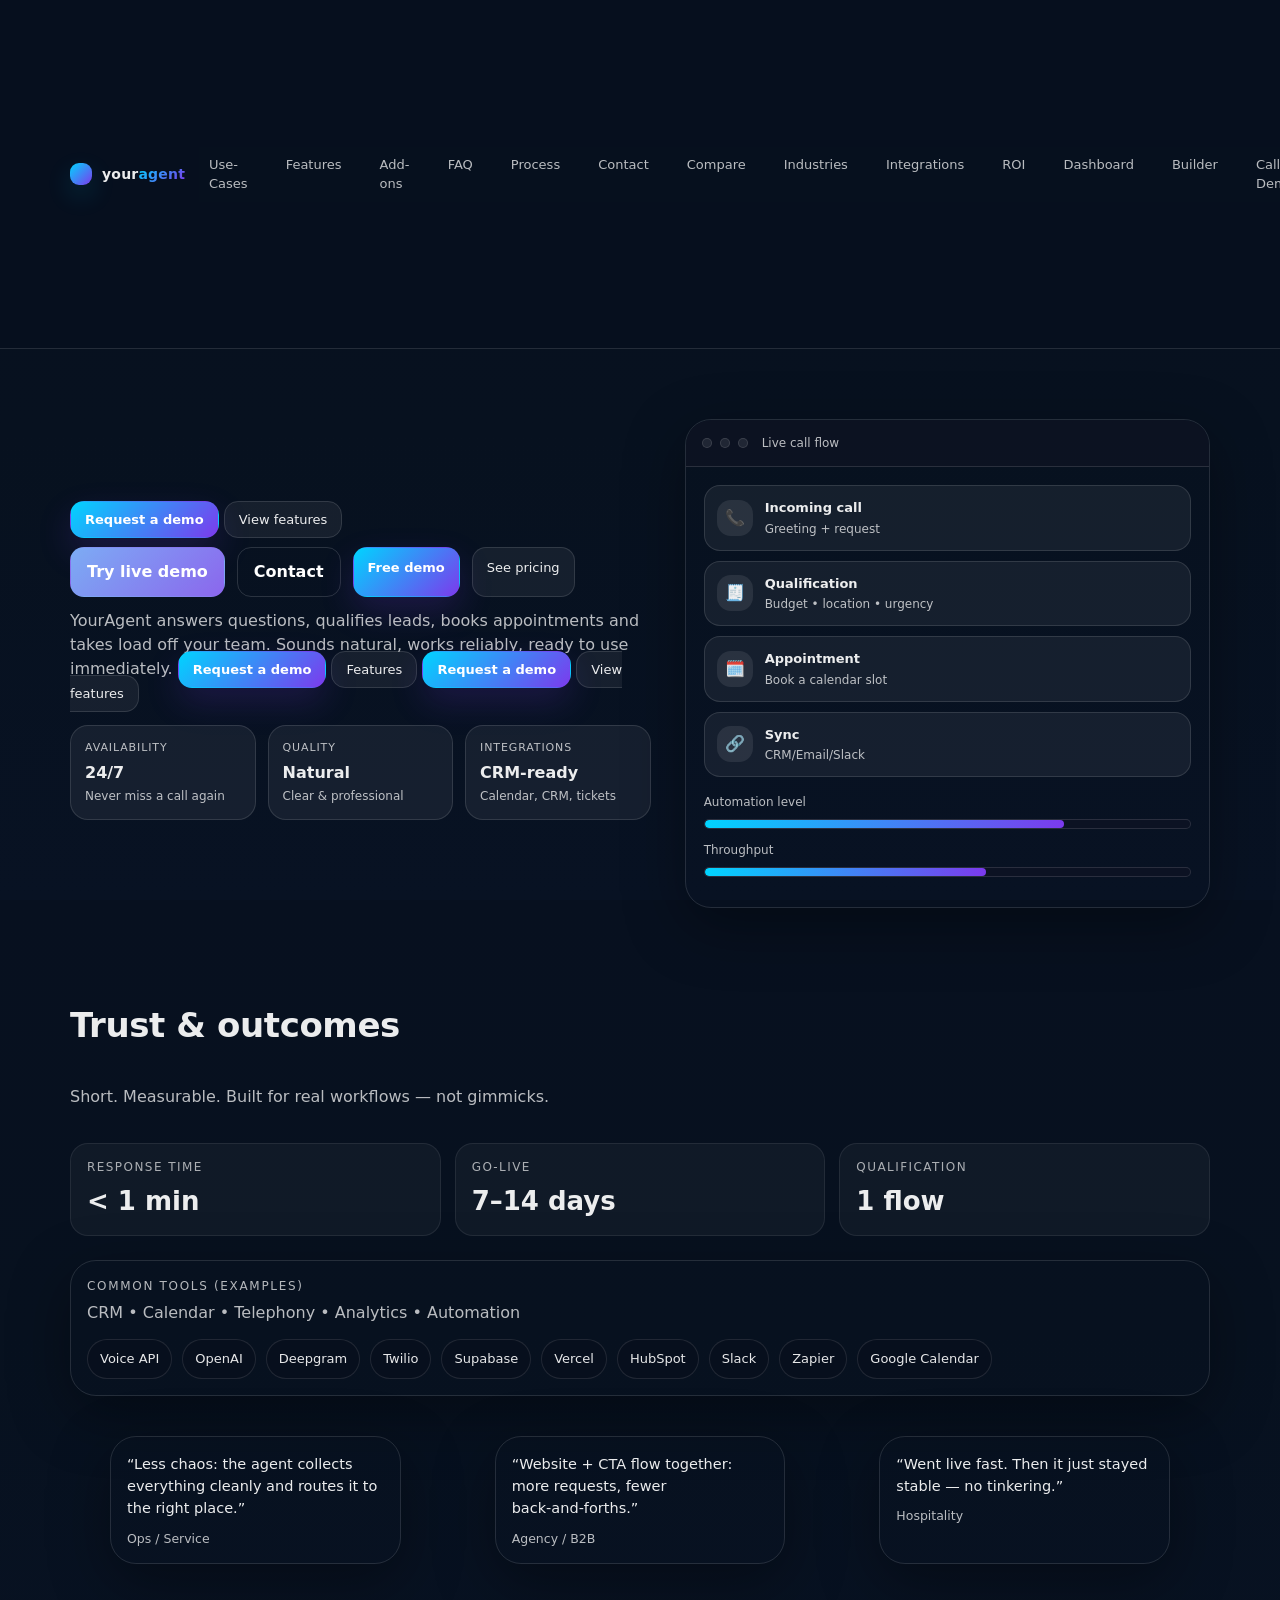
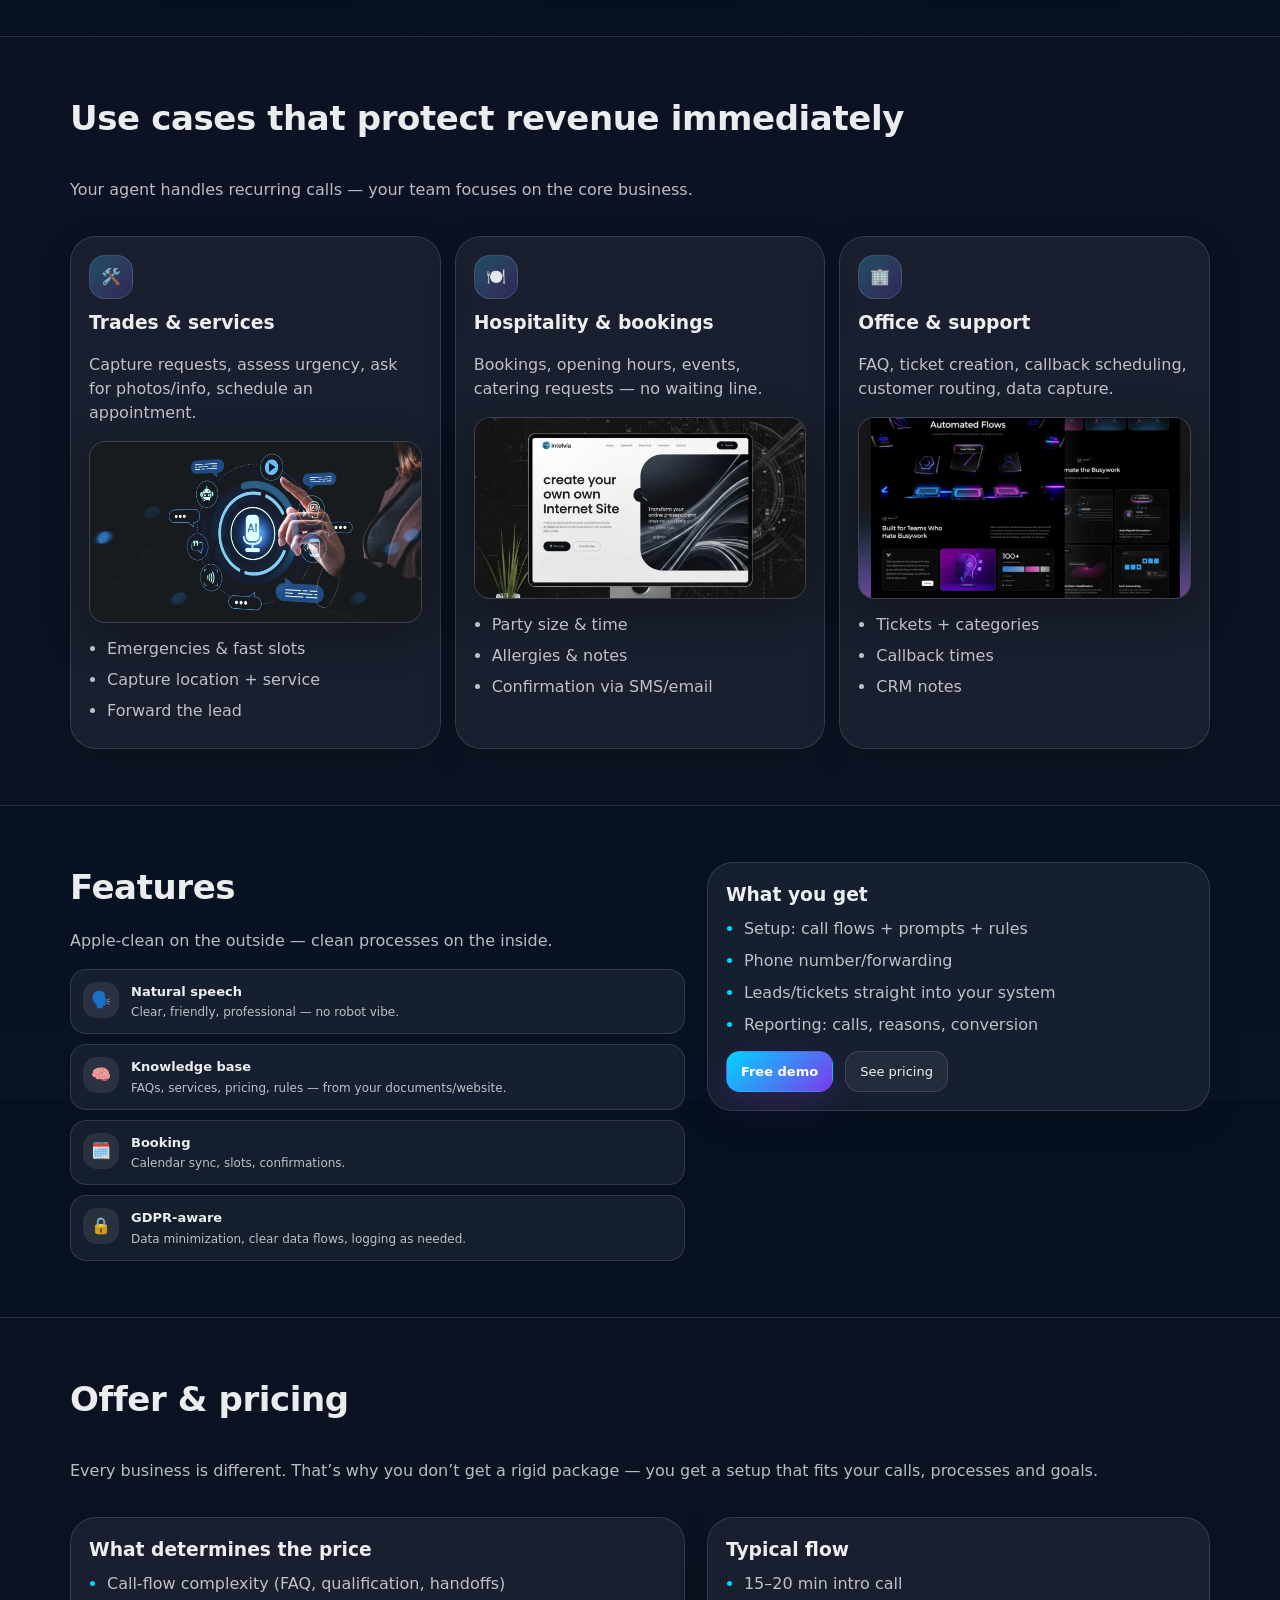
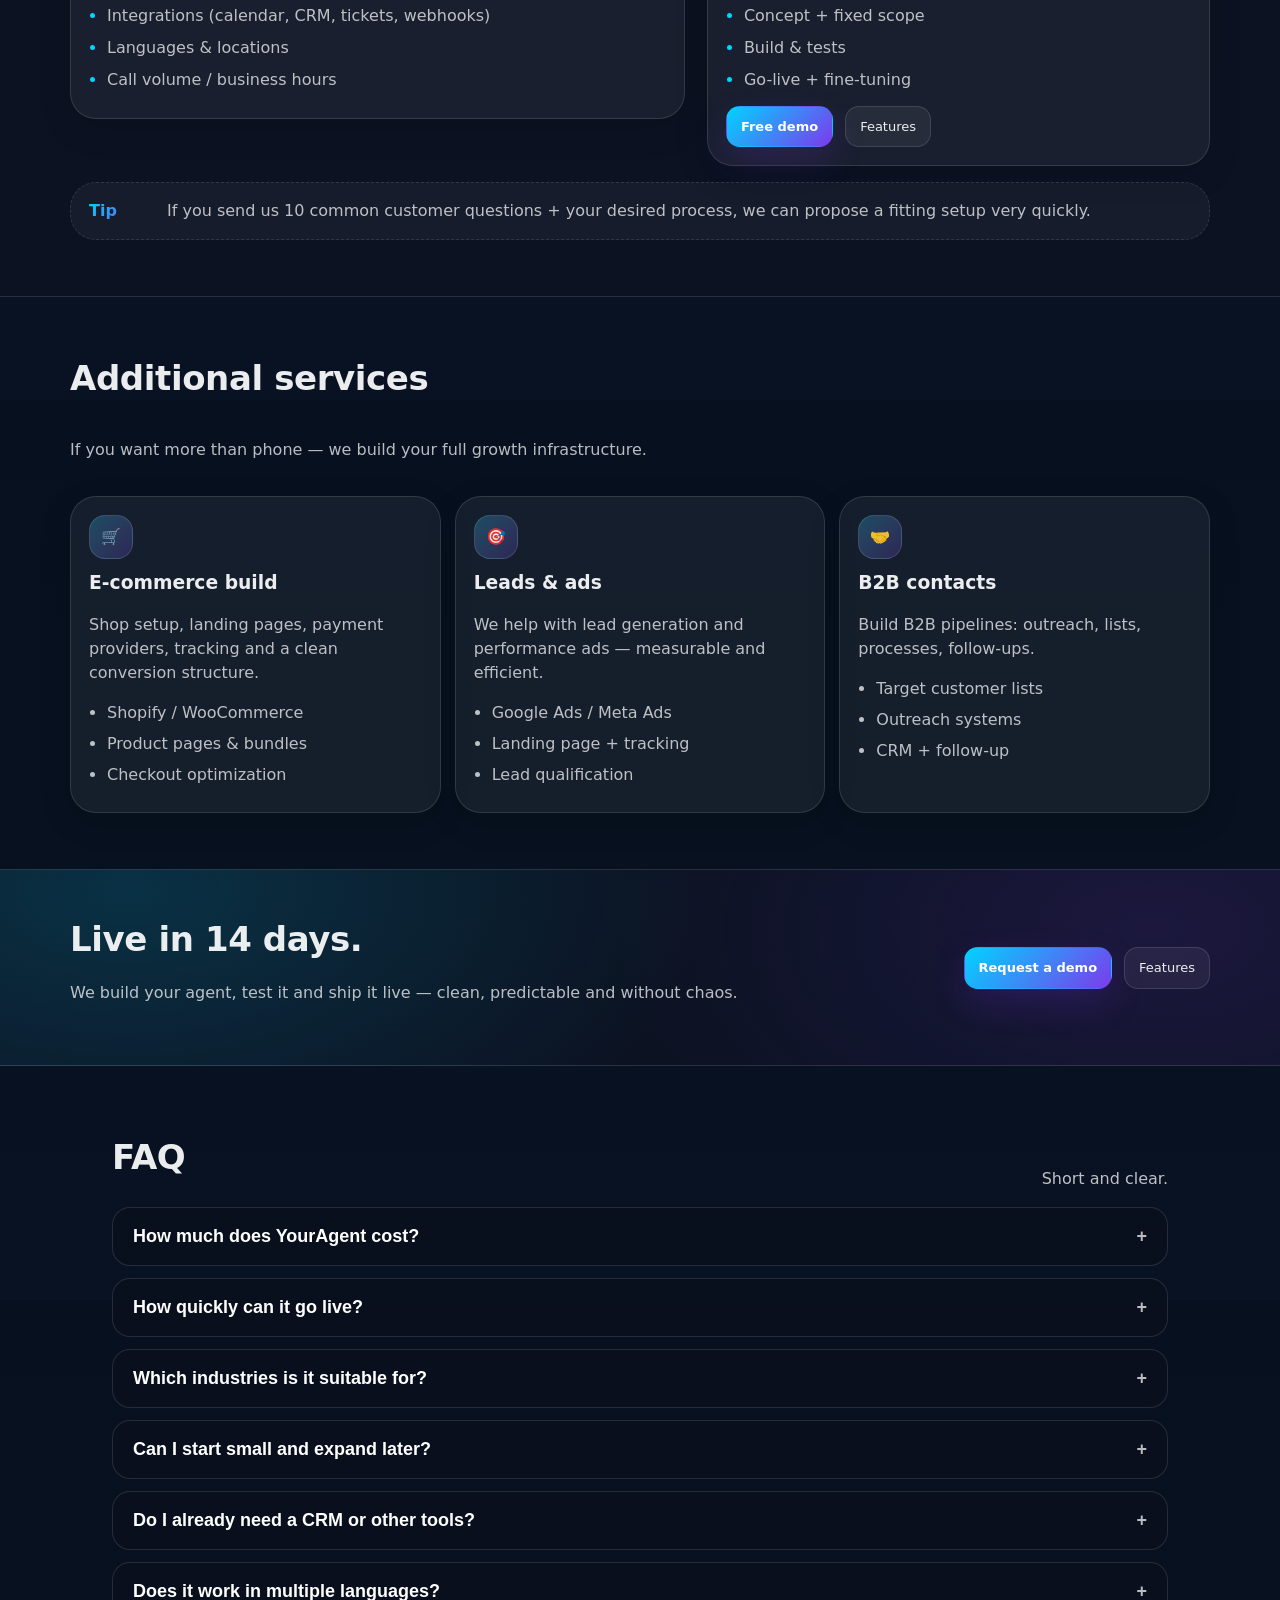
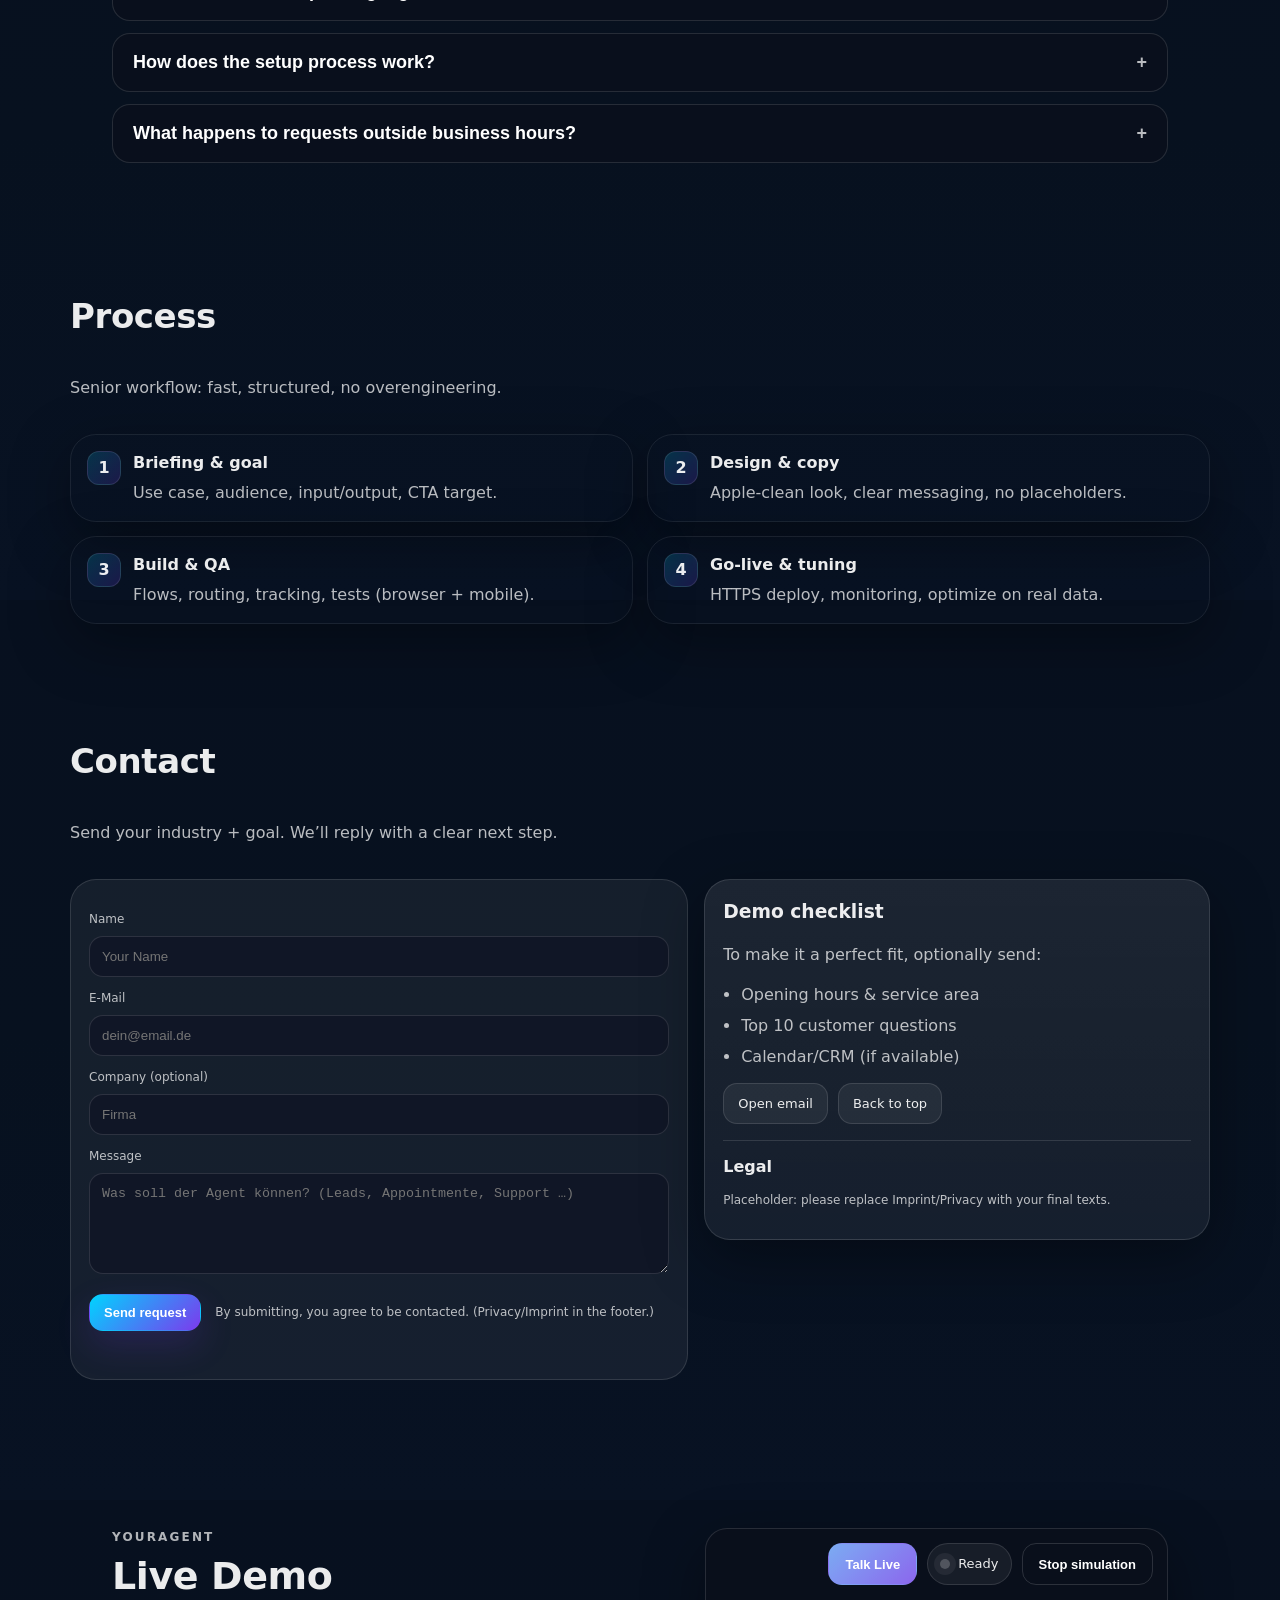
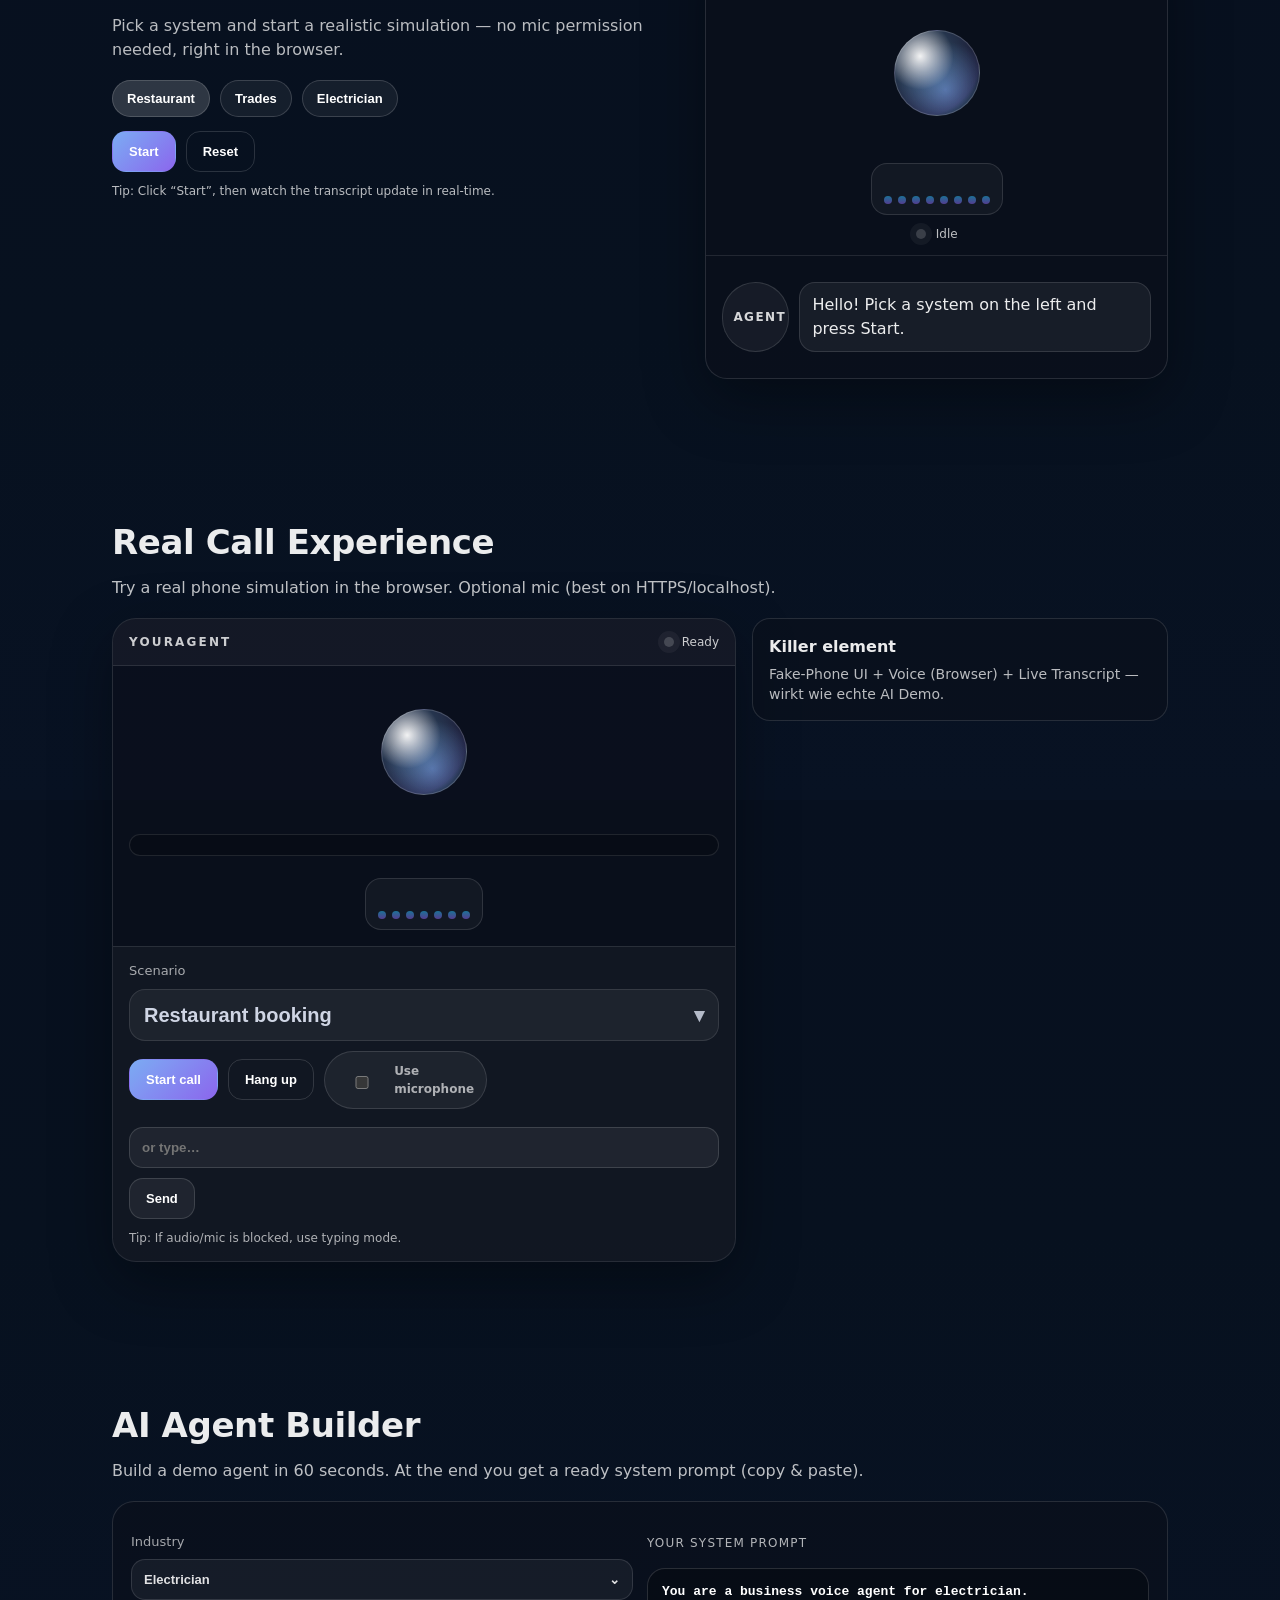
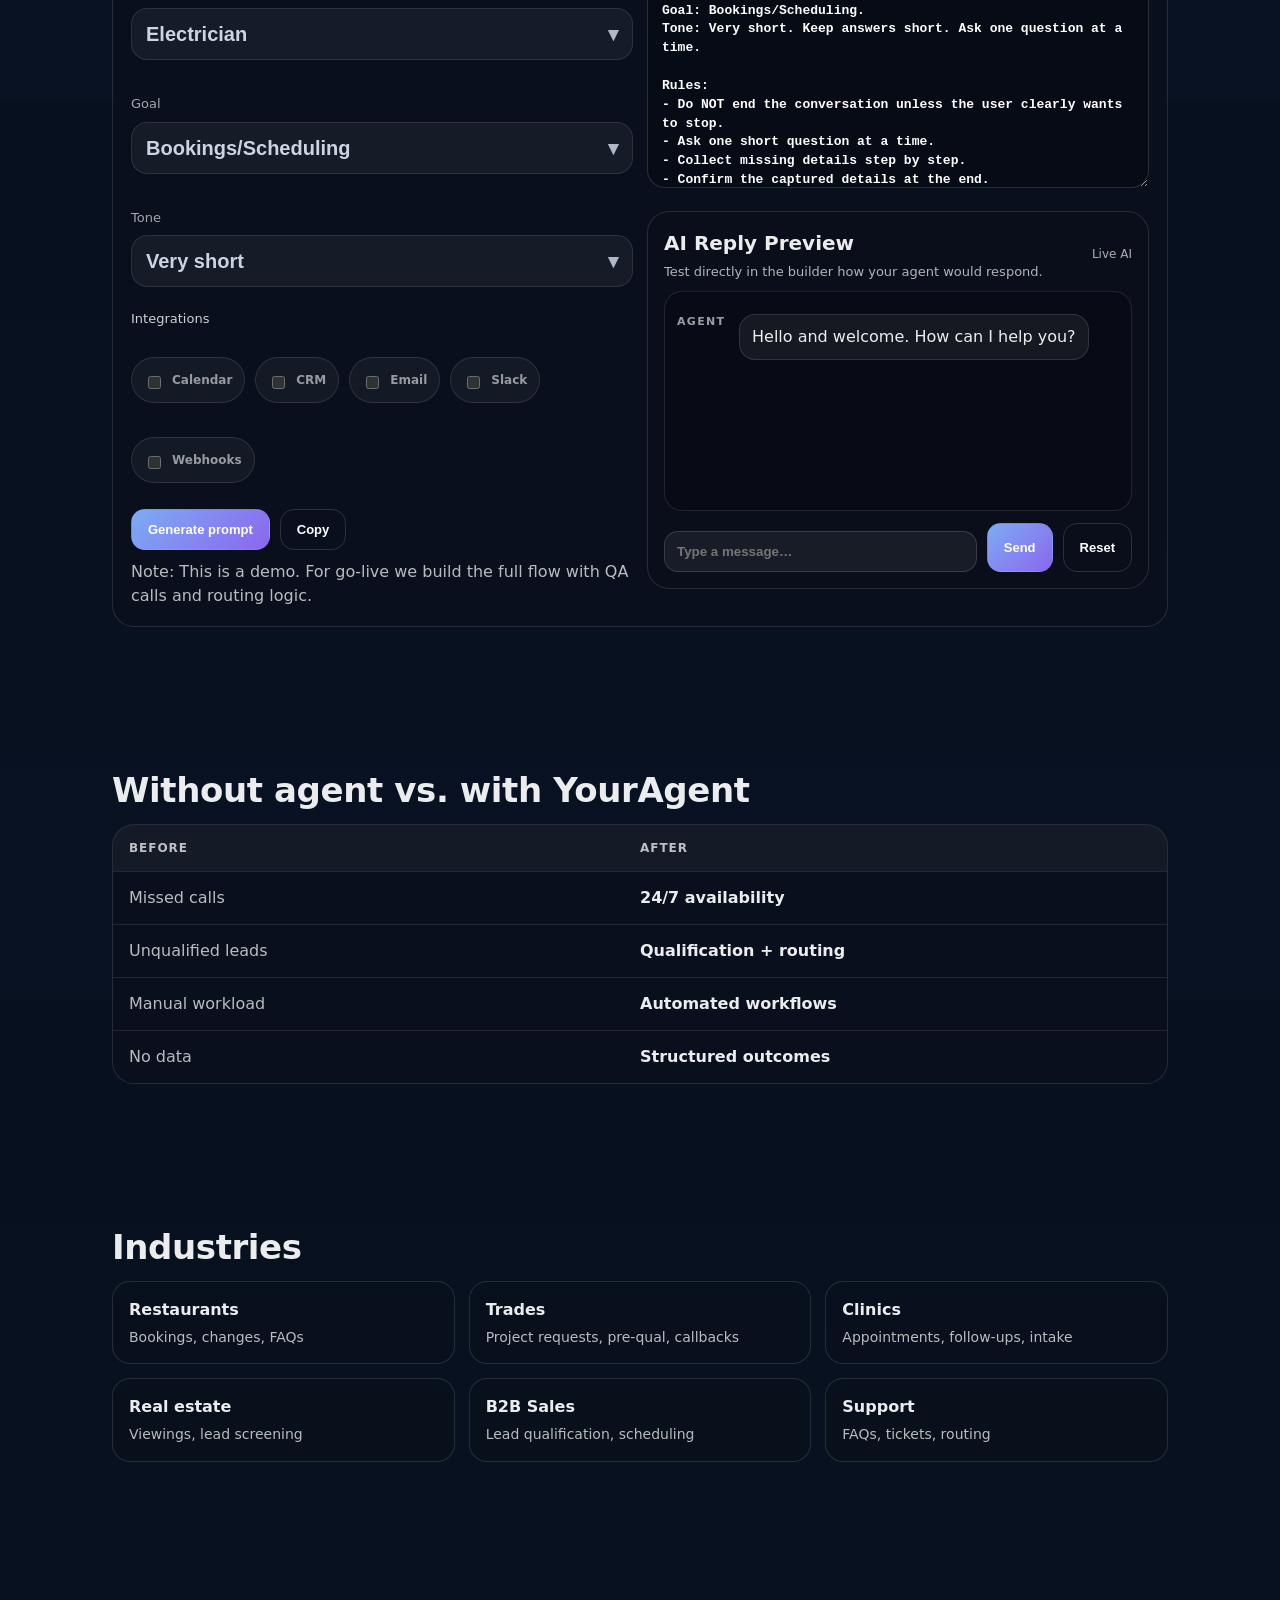
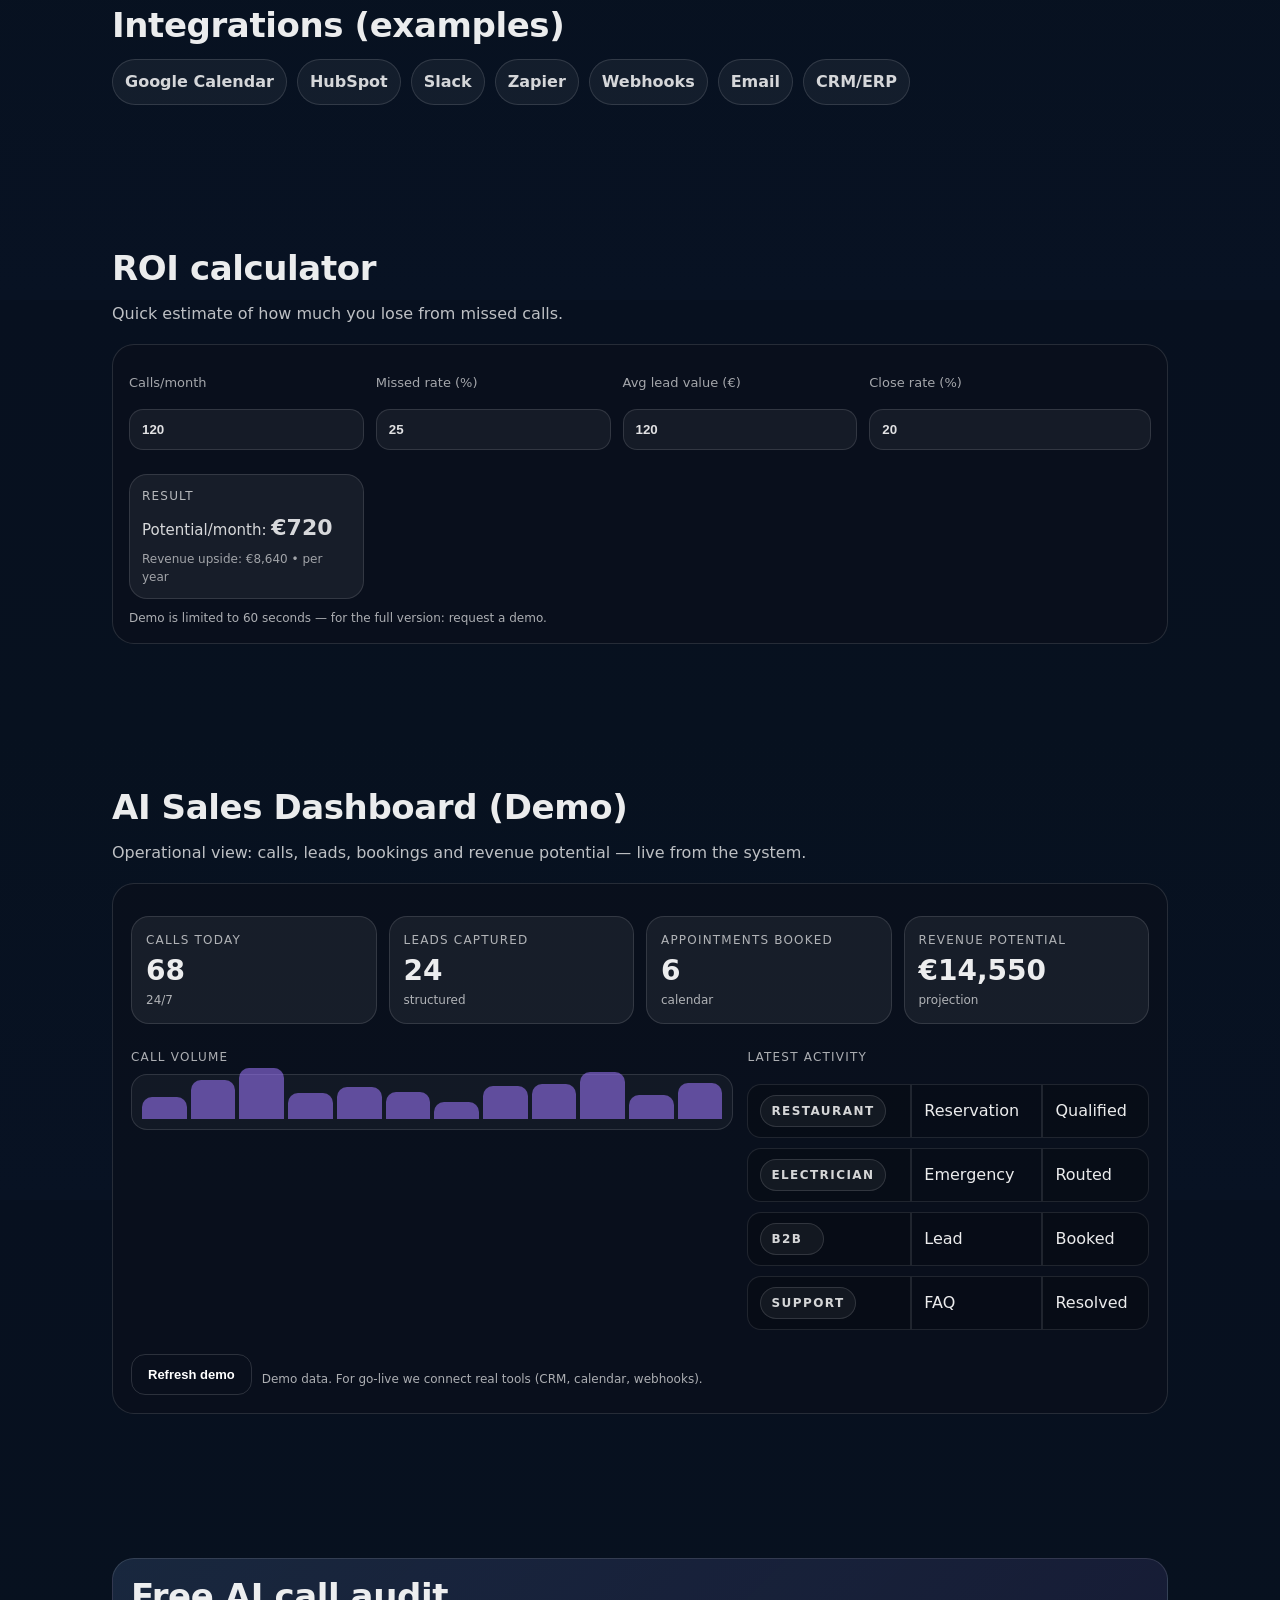
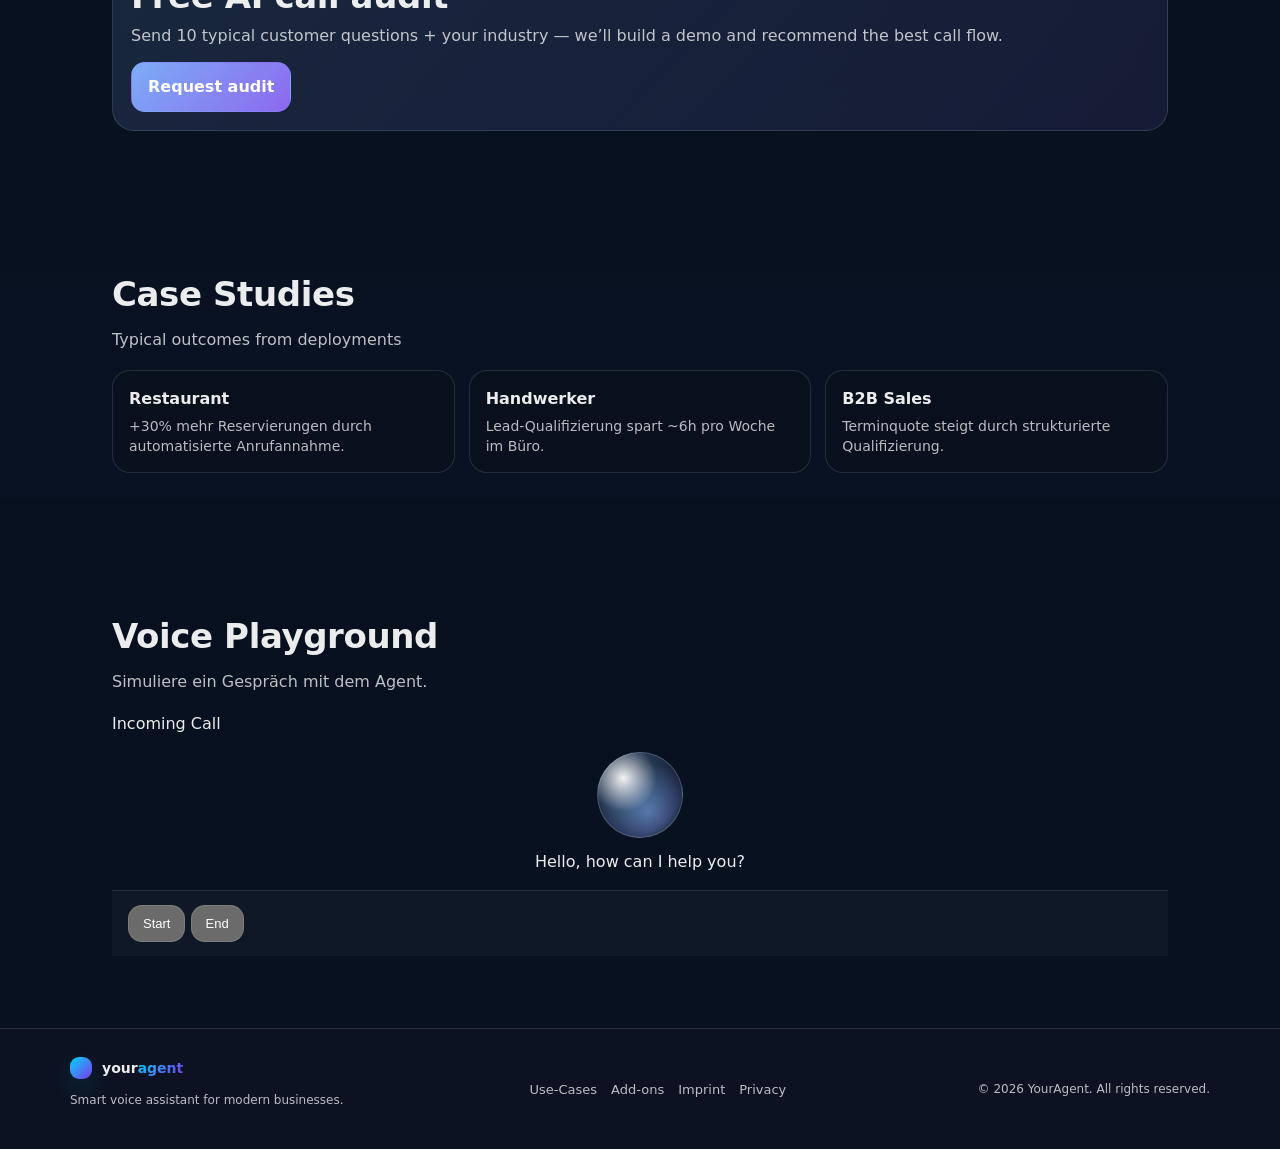
<file: en/index.html>
<!DOCTYPE html>

<html lang="en">
<head>
<meta charset="utf-8"/>
<meta content="width=device-width, initial-scale=1" name="viewport"/>
<title>YourAgent — Smart voice assistant for businesses</title>
<meta content="YourAgent: Smarter Voice Assistant für Anrufe, Appointmente, Leads und Kundenservice. 24/7 erreichbar, GDPR-aware, individuell trainiert." name="description"/>
<link href="../assets/favicon.svg" rel="icon" type="image/svg+xml"/>
<link as="style" href="../assets/styles.css" rel="preload"/>
<link href="../assets/styles.css" rel="stylesheet">
<style>
/* YA_DEMO_STYLES */
.ya-demo{padding:92px 0 72px}
.ya-demo__grid{max-width:1100px;margin:0 auto;padding:0 22px;display:grid;grid-template-columns:1.1fr .9fr;gap:28px;align-items:start}
@media (max-width: 920px){.ya-demo__grid{grid-template-columns:1fr;gap:18px} .ya-langbar{top:10px;right:10px}}
.ya-kicker{font-weight:700;letter-spacing:.18em;text-transform:uppercase;font-size:12px;opacity:.75}
.ya-muted{opacity:.78}
.ya-demo h2{font-size:38px;line-height:1.1;margin:10px 0 10px}
@media (max-width: 920px){.ya-demo h2{font-size:30px}}
.ya-demo__controls{display:flex;gap:10px;flex-wrap:wrap;margin:18px 0 14px}
.ya-pill{border:1px solid rgba(255,255,255,.16);background:rgba(255,255,255,.06);color:#fff;padding:10px 14px;border-radius:999px;font-weight:650;cursor:pointer}
.ya-pill:hover{background:rgba(255,255,255,.10)}
.ya-pill.is-active{background:rgba(255,255,255,.16)}
.ya-demo__ctaRow{display:flex;gap:10px;margin:10px 0 10px;flex-wrap:wrap}
.ya-btn{border-radius:14px;padding:12px 16px;font-weight:700;cursor:pointer;border:1px solid rgba(255,255,255,.14);background:rgba(255,255,255,.06);color:#fff}
.ya-btn--primary{background:linear-gradient(135deg, rgba(130,180,255,.95), rgba(150,110,255,.92));border-color:transparent}
.ya-btn--ghost{background:transparent}
.ya-btn:hover{filter:brightness(1.05)}
.ya-card{border:1px solid rgba(255,255,255,.12);background:rgba(12,16,26,.62);border-radius:22px;overflow:hidden;box-shadow:0 20px 60px rgba(0,0,0,.35)}
.ya-card__top{padding:18px 18px 12px;display:flex;flex-direction:column;align-items:center;gap:10px;border-bottom:1px solid rgba(255,255,255,.10)}
.ya-orbWrap{position:relative;width:140px;height:140px;display:grid;place-items:center}
.ya-orb{width:86px;height:86px;border-radius:50%;
  background:radial-gradient(circle at 30% 30%, rgba(255,255,255,.95), rgba(140,190,255,.22) 40%, rgba(160,120,255,.12) 72%, rgba(0,0,0,0) 78%),
             radial-gradient(circle at 60% 70%, rgba(130,180,255,.55), rgba(0,0,0,0) 62%);
  border:1px solid rgba(255,255,255,.18);
  transform:translateZ(0);
}
.ya-orbGlow{position:absolute;inset:0;border-radius:50%;
  background:radial-gradient(circle, rgba(130,180,255,.28), rgba(160,120,255,.18) 55%, rgba(0,0,0,0) 72%);
  filter: blur(14px);
  opacity:.9;
}
.ya-wave{display:flex;gap:6px;height:22px;align-items:flex-end}
.ya-wave span{width:6px;height:8px;border-radius:999px;background:rgba(255,255,255,.65);opacity:.55;transform-origin:bottom}
.ya-wave.is-playing span{animation:yaWave 1.05s infinite ease-in-out}
.ya-wave.is-playing span:nth-child(2){animation-delay:.08s}
.ya-wave.is-playing span:nth-child(3){animation-delay:.16s}
.ya-wave.is-playing span:nth-child(4){animation-delay:.24s}
.ya-wave.is-playing span:nth-child(5){animation-delay:.32s}
.ya-wave.is-playing span:nth-child(6){animation-delay:.40s}
.ya-wave.is-playing span:nth-child(7){animation-delay:.48s}
.ya-wave.is-playing span:nth-child(8){animation-delay:.56s}
@keyframes yaWave{0%,100%{height:8px;opacity:.45}50%{height:22px;opacity:.92}}
.ya-statusRow{display:flex;gap:10px;align-items:center;font-size:12px;opacity:.8}
.ya-statusDot{width:10px;height:10px;border-radius:50%;background:rgba(255,255,255,.25);box-shadow:0 0 0 6px rgba(255,255,255,.06)}
.ya-statusDot.on{background:rgba(120,255,200,.95);box-shadow:0 0 0 6px rgba(120,255,200,.14)}
.ya-transcript{padding:16px;max-height:340px;overflow:auto}
.ya-msg{display:flex;gap:10px;margin:10px 0}
.ya-badge{font-size:11px;font-weight:800;letter-spacing:.12em;text-transform:uppercase;opacity:.65;min-width:64px}
.ya-bubble{padding:10px 12px;border-radius:16px;border:1px solid rgba(255,255,255,.12);background:rgba(255,255,255,.06);max-width:520px}
.ya-msg--user .ya-bubble{background:rgba(130,180,255,.12);border-color:rgba(130,180,255,.22)}
.ya-demo__hint{font-size:12px;margin-top:10px}
</style>
<style>
  .ya-langbar{
    position:fixed; top:14px; right:14px; z-index:9999;
    display:flex; gap:8px; padding:8px 10px;
    border:1px solid rgba(255,255,255,.12);
    background:rgba(9,12,18,.55); backdrop-filter:none !important;
    border-radius:999px;
  }
  .ya-lang{
    font:600 12px/1.1 system-ui,-apple-system,Segoe UI,Roboto,Helvetica,Arial,sans-serif;
    letter-spacing:.06em; text-transform:uppercase;
    color:rgba(255,255,255,.82); text-decoration:none;
    padding:6px 8px; border-radius:999px;
  }
  .ya-lang:hover{ background: rgba(255,255,255,.10); color:#fff; }
  .ya-lang.is-active{ background: rgba(255,255,255,.16); color:#fff; }
</style>
</link>
<style>
html{scroll-behavior:smooth}
</style>

  <meta property="og:title" content="YourAgent — Smart Voice Assistant"/>
  <meta property="og:description" content="Voice agent for calls, leads & bookings. Live in 7–14 days."/>
  <meta property="og:type" content="website"/>
  <meta property="og:image" content="../assets/voice-ai.jpeg"/>
  <meta name="twitter:card" content="summary_large_image"/>


<style>
/* YA_V9 */
.ya-section{padding:72px 0}
.ya-wrap{max-width:1100px;margin:0 auto;padding:0 22px}
.ya-h2{font-size:34px;line-height:1.15;margin:0 0 14px}
.ya-p{opacity:.80;margin:0 0 18px}
@media(max-width:920px){.ya-h2{font-size:28px} .ya-section{padding:54px 0}}

.ya-compare{border:1px solid rgba(255,255,255,.12);background:rgba(12,16,26,.55);border-radius:22px;overflow:hidden}
.ya-compareHead,.ya-compareRow{display:grid;grid-template-columns:1fr 1fr}
.ya-compareHead{padding:14px 16px;background:rgba(255,255,255,.06);font-weight:800;letter-spacing:.08em;text-transform:uppercase;font-size:12px;opacity:.8}
.ya-compareRow{padding:14px 16px;border-top:1px solid rgba(255,255,255,.10)}
.ya-compareLeft{opacity:.78}
.ya-compareRight{font-weight:700}

.ya-grid3{display:grid;grid-template-columns:repeat(3,1fr);gap:14px}
@media(max-width:920px){.ya-grid3{grid-template-columns:1fr}}
.ya-miniCard{border:1px solid rgba(255,255,255,.12);background:rgba(12,16,26,.45);border-radius:18px;padding:16px}
.ya-miniTitle{font-weight:850;margin-bottom:6px}
.ya-miniText{opacity:.78;font-size:14px;line-height:1.4}

.ya-chips{display:flex;flex-wrap:wrap;gap:10px}
.ya-chip{display:inline-flex;align-items:center;gap:8px;padding:10px 12px;border-radius:999px;border:1px solid rgba(255,255,255,.14);background:rgba(255,255,255,.06);font-weight:700;opacity:.9}

.ya-roiCard{border:1px solid rgba(255,255,255,.12);background:rgba(12,16,26,.55);border-radius:22px;padding:16px}
.ya-roiGrid{display:grid;grid-template-columns:repeat(3,1fr) 1.2fr;gap:12px;align-items:end}
@media(max-width:920px){.ya-roiGrid{grid-template-columns:1fr; } }
.ya-field{display:flex;flex-direction:column;gap:8px;font-size:13px;opacity:.88}
.ya-field input{border-radius:14px;border:1px solid rgba(255,255,255,.14);background:rgba(255,255,255,.06);color:#fff;padding:12px 12px;font-weight:750;outline:none}
.ya-field input:focus{border-color:rgba(160,120,255,.6);box-shadow:0 0 0 4px rgba(160,120,255,.15)}
.ya-roiOut{border-radius:18px;border:1px solid rgba(255,255,255,.12);background:rgba(255,255,255,.06);padding:12px}
.ya-roiLabel{font-size:12px;letter-spacing:.10em;text-transform:uppercase;opacity:.75;margin-bottom:6px}
.ya-roiNumber{font-size:15px;opacity:.9}
.ya-roiNumber b{font-size:22px}
.ya-roiNote{margin-top:10px;font-size:12px;opacity:.72}

.ya-audit{display:flex;gap:14px;align-items:center;justify-content:space-between;flex-wrap:wrap;
  border:1px solid rgba(255,255,255,.12);background:linear-gradient(135deg, rgba(130,180,255,.14), rgba(160,120,255,.10));
  border-radius:22px;padding:18px}
</style>


<style>
/* YA_BUILDER */
.ya-builder{border:1px solid rgba(255,255,255,.12);background:rgba(12,16,26,.55);border-radius:22px;padding:18px}
.ya-builderGrid{display:grid;grid-template-columns:1fr 1fr;gap:14px}
@media(max-width:920px){.ya-builderGrid{grid-template-columns:1fr}}
.ya-select{width:100%;border-radius:14px;border:1px solid rgba(255,255,255,.14);background:rgba(255,255,255,.06);color:#fff;padding:12px 12px;font-weight:750;outline:none}
.ya-checks{display:flex;flex-wrap:wrap;gap:10px;margin-top:8px}
.ya-check{display:flex;gap:8px;align-items:center;border:1px solid rgba(255,255,255,.14);background:rgba(255,255,255,.06);padding:10px 12px;border-radius:999px;font-weight:700;opacity:.9}
.ya-check input{accent-color:#9cc3ff}
.ya-out{margin-top:14px}
.ya-textarea{width:100%;min-height:220px;resize:vertical;border-radius:18px;border:1px solid rgba(255,255,255,.14);background:rgba(0,0,0,.25);color:#fff;padding:14px;font:600 13px/1.45 ui-monospace,SFMono-Regular,Menlo,Monaco,Consolas,monospace}
.ya-row{display:flex;gap:10px;flex-wrap:wrap;align-items:center}
.ya-toast{position:fixed;left:50%;bottom:24px;transform:translateX(-50%);background:rgba(10,12,18,.75);border:1px solid rgba(255,255,255,.14);padding:10px 12px;border-radius:999px;backdrop-filter:none !important;opacity:0;pointer-events:none;transition:.22s}
.ya-toast.on{opacity:1}
</style>


<style>
/* YA_CALL_V14 */
.ya-callGrid{display:grid;grid-template-columns:1.2fr .8fr;gap:16px;align-items:start}
@media(max-width:920px){.ya-callGrid{grid-template-columns:1fr}}
.ya-callPhone{border:1px solid rgba(255,255,255,.12);background:rgba(12,16,26,.62);border-radius:24px;overflow:hidden;box-shadow:0 20px 60px rgba(0,0,0,.35)}
.ya-callTop{display:flex;justify-content:space-between;align-items:center;padding:14px 16px;border-bottom:1px solid rgba(255,255,255,.10);background:rgba(255,255,255,.04)}
.ya-callTitle{font-weight:900;letter-spacing:.18em;text-transform:uppercase;font-size:12px;opacity:.85}
.ya-callStatus{display:flex;gap:8px;align-items:center;font-size:12px;opacity:.85}
.ya-dot{width:10px;height:10px;border-radius:50%;background:rgba(255,255,255,.25);box-shadow:0 0 0 6px rgba(255,255,255,.06)}
.ya-dot.on{background:rgba(120,255,200,.95);box-shadow:0 0 0 6px rgba(120,255,200,.14)}
.ya-callBody{padding:16px;display:flex;flex-direction:column;align-items:center;gap:12px}
.ya-callTranscript{width:100%;max-height:260px;overflow:auto;padding:10px;border-radius:18px;border:1px solid rgba(255,255,255,.10);background:rgba(0,0,0,.18)}
.ya-line{display:flex;gap:10px;margin:10px 0}
.ya-line .tag{min-width:64px;font-size:11px;font-weight:900;letter-spacing:.12em;text-transform:uppercase;opacity:.65}
.ya-line .bubble{padding:10px 12px;border-radius:16px;border:1px solid rgba(255,255,255,.12);background:rgba(255,255,255,.06)}
.ya-line.user .bubble{background:rgba(130,180,255,.12);border-color:rgba(130,180,255,.22)}
.ya-callControls{padding:14px 16px;border-top:1px solid rgba(255,255,255,.10);background:rgba(255,255,255,.03)}
.ya-callSide{position:sticky;top:92px}
</style>


<style>
/* YA_DASH_V16 */
.ya-dashWrap{border:1px solid rgba(255,255,255,.12);background:rgba(12,16,26,.55);border-radius:22px;padding:18px}
.ya-kpis{display:grid;grid-template-columns:repeat(4,1fr);gap:12px;margin-top:14px}
@media(max-width:920px){.ya-kpis{grid-template-columns:1fr 1fr}}
.ya-kpi{border:1px solid rgba(255,255,255,.12);background:rgba(255,255,255,.06);border-radius:18px;padding:14px}
.ya-kpiLabel{font-size:12px;letter-spacing:.10em;text-transform:uppercase;opacity:.72;margin-bottom:8px}
.ya-kpiValue{font-size:28px;font-weight:900;line-height:1}
.ya-kpiSub{margin-top:6px;font-size:12px;opacity:.72}
.ya-dashGrid{display:grid;grid-template-columns:1.2fr .8fr;gap:14px;margin-top:14px}
@media(max-width:920px){.ya-dashGrid{grid-template-columns:1fr}}
.ya-miniTable{width:100%;border-collapse:separate;border-spacing:0 10px}
.ya-miniTable td{padding:10px 12px;background:rgba(0,0,0,.18);border:1px solid rgba(255,255,255,.10)}
.ya-miniTable td:first-child{border-radius:14px 0 0 14px}
.ya-miniTable td:last-child{border-radius:0 14px 14px 0}
.ya-badge{display:inline-flex;align-items:center;gap:8px;padding:6px 10px;border-radius:999px;border:1px solid rgba(255,255,255,.14);background:rgba(255,255,255,.06);font-weight:800;font-size:12px;opacity:.9}
.ya-spark{height:56px;border-radius:16px;border:1px solid rgba(255,255,255,.12);background:rgba(255,255,255,.04);display:flex;align-items:flex-end;gap:4px;padding:10px}
.ya-bar{flex:1;border-radius:10px 10px 0 0;background:rgba(160,120,255,.55)}
.ya-dashActions{display:flex;gap:10px;flex-wrap:wrap;margin-top:14px;align-items:center}
</style>


<style>
/* YA_V22 Industry Picker */
.ya-industry-enhanced{display:grid;gap:10px}
.ya-industry-trigger{
  width:100%;display:flex;justify-content:space-between;align-items:center;
  border-radius:14px;border:1px solid rgba(255,255,255,.14);
  background:rgba(255,255,255,.06);color:#fff;padding:12px 12px;font-weight:750;cursor:pointer;
}
.ya-industry-trigger:hover{background:rgba(255,255,255,.09)}
.ya-industry-panel{
  border:1px solid rgba(255,255,255,.12);background:rgba(12,16,26,.96);
  border-radius:18px;padding:12px;display:none;gap:12px;box-shadow:0 24px 80px rgba(0,0,0,.45)
}
.ya-industry-panel.open{display:grid}
.ya-search{
  width:100%;border-radius:12px;border:1px solid rgba(255,255,255,.14);
  background:rgba(255,255,255,.06);color:#fff;padding:12px 12px;font-weight:700;outline:none
}
.ya-search:focus{border-color:rgba(160,120,255,.6);box-shadow:0 0 0 4px rgba(160,120,255,.14)}
.ya-chipRow{display:flex;gap:8px;flex-wrap:wrap}
.ya-chipBtn{
  border:1px solid rgba(255,255,255,.14);background:rgba(255,255,255,.06);color:#fff;
  padding:8px 10px;border-radius:999px;font-weight:800;font-size:12px;cursor:pointer
}
.ya-chipBtn.active{background:rgba(160,120,255,.22);border-color:rgba(160,120,255,.45)}
.ya-optionList{
  max-height:280px;overflow:auto;display:grid;gap:8px;padding-right:4px
}
.ya-optionBtn{
  text-align:left;border:1px solid rgba(255,255,255,.10);background:rgba(255,255,255,.04);color:#fff;
  padding:10px 12px;border-radius:12px;font-weight:700;cursor:pointer
}
.ya-optionBtn:hover{background:rgba(255,255,255,.08)}
.ya-optionBtn small{display:block;opacity:.65;font-weight:600;margin-top:3px}
.ya-inlineMeta{display:flex;justify-content:space-between;gap:10px;align-items:center}
.ya-inlineMeta .ya-muted{font-size:12px}
.ya-miniDivider{height:1px;background:rgba(255,255,255,.08);margin:2px 0}
.ya-panelActions{display:flex;justify-content:space-between;gap:10px;align-items:center}
.ya-linkBtn{background:none;border:0;color:#cbd5ff;cursor:pointer;font-weight:800;padding:0}
.ya-linkBtn:hover{text-decoration:underline}
</style>


<style>
/* YA_V23_LIVE_PREVIEW */
.ya-previewCard{
  border:1px solid rgba(255,255,255,.12);
  background:rgba(12,16,26,.62);
  border-radius:22px;
  padding:16px;
  margin-top:16px;
}
.ya-previewHead{
  display:flex;
  justify-content:space-between;
  align-items:flex-start;
  gap:12px;
  margin-bottom:10px;
}
.ya-previewHead h3{
  margin:0;
  font-size:20px;
}
.ya-previewSub{
  margin:4px 0 0;
  opacity:.75;
  font-size:13px;
}
.ya-previewChat{
  border:1px solid rgba(255,255,255,.10);
  background:rgba(0,0,0,.18);
  border-radius:18px;
  min-height:220px;
  max-height:320px;
  overflow:auto;
  padding:12px;
}
.ya-previewMsg{
  display:flex;
  gap:10px;
  margin:10px 0;
}
.ya-previewTag{
  min-width:52px;
  font-size:11px;
  font-weight:900;
  letter-spacing:.12em;
  text-transform:uppercase;
  opacity:.65;
}
.ya-previewBubble{
  padding:10px 12px;
  border-radius:16px;
  border:1px solid rgba(255,255,255,.12);
  background:rgba(255,255,255,.06);
  max-width:100%;
}
.ya-previewMsg.user .ya-previewBubble{
  background:rgba(130,180,255,.12);
  border-color:rgba(130,180,255,.22);
}
.ya-previewInputRow{
  display:flex;
  gap:10px;
  margin-top:12px;
  flex-wrap:wrap;
}
.ya-previewInput{
  flex:1 1 300px;
  border-radius:14px;
  border:1px solid rgba(255,255,255,.14);
  background:rgba(255,255,255,.06);
  color:#fff;
  padding:12px 12px;
  font-weight:700;
  outline:none;
}
.ya-previewInput:focus{
  border-color:rgba(160,120,255,.6);
  box-shadow:0 0 0 4px rgba(160,120,255,.14);
}
.ya-previewMeta{
  font-size:12px;
  opacity:.72;
}
</style>


<style>
/* YA_V24_FIX */
html, body { background-attachment:scroll !important;!important; }
body, body * { animation-play-state: running; }
body.ya-theme-static, body.ya-theme-static * {
  animation: none !important;
  transition: none !important;
}
.ya-static-bg, .bg-orb, .gradient-bg, .theme-blob, .theme-glow, .theme-noise {
  animation: none !important;
  transform: none !important;
}
#yaScenarioNative{
  position:absolute !important; opacity:0 !important; pointer-events:none !important;
  width:0 !important; height:0 !important; overflow:hidden !important;
}
.ya-scenario-enhanced{display:grid;gap:10px}
.ya-scenario-trigger{
  width:100%;display:flex;justify-content:space-between;align-items:center;
  border-radius:14px;border:1px solid rgba(255,255,255,.14);
  background:rgba(255,255,255,.06);color:#fff;padding:12px 12px;font-weight:750;cursor:pointer;
}
.ya-scenario-panel{
  border:1px solid rgba(255,255,255,.12);background:rgba(12,16,26,.98);
  border-radius:18px;padding:12px;display:none;gap:12px;box-shadow:0 24px 80px rgba(0,0,0,.45);
  position:relative; z-index:9999;
}
.ya-scenario-panel.open{display:grid}
.ya-scenario-list{display:grid;gap:8px}
.ya-scenario-btn{
  text-align:left;border:1px solid rgba(255,255,255,.10);background:rgba(255,255,255,.04);color:#fff;
  padding:10px 12px;border-radius:12px;font-weight:700;cursor:pointer
}
.ya-scenario-btn:hover{background:rgba(255,255,255,.08)}
.ya-theme-lock{
  border:1px solid rgba(255,255,255,.14);background:rgba(255,255,255,.06);color:#fff;
  padding:8px 10px;border-radius:999px;font-weight:800;font-size:12px;cursor:pointer
}
</style>


<style>
/* YA_V25_SCROLL_AND_INPUT_FIX */
html, body{
  background-attachment: scroll !important;
}
body{
  transform: none !important;
  perspective: none !important;
}
body::before, body::after,
[class*="parallax"], [class*="scroll"], [class*="blob"], [class*="orb"], [class*="glow"], [class*="gradient"],
.bg-orb, .gradient-bg, .theme-blob, .theme-glow, .theme-noise{
  background-attachment: scroll !important;
  will-change: auto !important;
}
[data-scroll], [data-parallax], .parallax, .scroll-fx, .hero-bg, .hero-visual{
  transform: none !important;
  translate: none !important;
}
</style>


<style>
/* YA_V26_HARDFIX */
html, body { background-attachment: scroll !important; scroll-behavior: smooth; }
body, main, section, div { transform: none; }
body::before, body::after,
[class*="parallax"], [class*="blob"], [class*="glow"], [class*="noise"], [class*="gradient"], [class*="hero-bg"], [class*="hero-visual"],
.bg-orb, .gradient-bg, .theme-blob, .theme-glow, .theme-noise, .hero-bg, .hero-visual {
  animation: none !important;
  transition: none !important;
  transform: none !important;
  translate: none !important;
  background-attachment: scroll !important;
}
#yaCallOrb, .ya-orb, .ya-orbGlow {
  animation: none !important;
  transition: none !important;
  transform: none !important;
}
#yaCallInput { position: relative; z-index: 5; }
#yaCallSend, #yaCallStart, #yaCallEnd { position: relative; z-index: 5; cursor: pointer; }
</style>


<style>
/* YA_V27_VISUAL_STATIC_AND_NO_VAPI */
html, body {
  background: linear-gradient(180deg, #07101f 0%, #07111f 45%, #081223 100%) !important;
  background-attachment: scroll !important;
}
body::before, body::after,
.bg-orb, .gradient-bg, .theme-blob, .theme-glow, .theme-noise,
.hero-visual, [class*="blob"], [class*="glow"], [class*="noise"], [class*="parallax"] {
  display: none !important;
  animation: none !important;
  transform: none !important;
  filter: none !important;
}
header, nav, .topbar, .navbar, .site-header, .sticky, .sticky-nav, [class*="header"], [class*="nav"] {
  backdrop-filter:none !important;
  -webkit-backdrop-filter:none !important;
}
.glass, .glassCard, .glassmorphism, .blur, [class*="glass"] {
  backdrop-filter:none !important;
  -webkit-backdrop-filter:none !important;
}
</style>


<style>
/* YA_V28_THEME_TRIPLE_CHECK */
html, body{
  background: linear-gradient(180deg, #07101f 0%, #07111f 48%, #081223 100%) !important;
  background-attachment: scroll !important;
}
*{
  backdrop-filter: none !important;
  -webkit-backdrop-filter: none !important;
}
body::before, body::after,
.bg-orb, .gradient-bg, .theme-blob, .theme-glow, .theme-noise,
.hero-visual, .hero-bg, [class*="blob"], [class*="glow"], [class*="noise"], [class*="parallax"]{
  display:none !important;
  animation:none !important;
  transition:none !important;
  transform:none !important;
  filter:none !important;
  opacity:0 !important;
}
header, nav, .topbar, .navbar, .site-header, .sticky, .sticky-nav,
[class*="header"], [class*="nav"], .glass, .glassCard, .glassmorphism, .blur, [class*="glass"]{
  backdrop-filter:none !important;
  -webkit-backdrop-filter:none !important;
  background-image:none !important;
}
header, nav, .topbar, .navbar, .site-header{
  background: rgba(7,16,31,.96) !important;
}
section, main, div{
  background-attachment: scroll !important;
}
</style>


<style>
/* YA_V29_THEME_AND_CONVERSION */
.hero::before, .hero::after,
.hero-overlay, .hero-mask, .section-overlay, .bg-overlay,
[class*="hero-overlay"], [class*="hero-mask"], [class*="section-overlay"], [class*="bg-overlay"]{
  display:none !important;
  opacity:0 !important;
  background:none !important;
  content:none !important;
}
.hero, .heroSection, .hero-wrap, [class*="hero"]{
  background-image:none !important;
}
.ya-wave{
  display:flex; align-items:flex-end; gap:6px; height:52px;
  padding:10px 12px; border-radius:16px;
  border:1px solid rgba(255,255,255,.12); background:rgba(255,255,255,.04);
  margin-top:10px;
}
.ya-wave span{
  width:8px; border-radius:99px; background:linear-gradient(180deg, rgba(37,194,255,.95), rgba(150,99,255,.9));
  animation: yaWave 1.1s ease-in-out infinite;
}
.ya-wave span:nth-child(2){animation-delay:.08s}
.ya-wave span:nth-child(3){animation-delay:.16s}
.ya-wave span:nth-child(4){animation-delay:.24s}
.ya-wave span:nth-child(5){animation-delay:.32s}
.ya-wave span:nth-child(6){animation-delay:.40s}
.ya-wave span:nth-child(7){animation-delay:.48s}
@keyframes yaWave{
  0%,100%{height:10px; opacity:.6}
  50%{height:34px; opacity:1}
}
.ya-kpiYear{
  margin-top:6px; font-size:12px; opacity:.72;
}
.ya-previewCard .ya-previewHead{
  align-items:center;
}
</style>

<style>
/* YA_V30 */
.hero, .heroSection, .heroWrap, .heroShell, .heroSticky, .topSection {
  position: relative !important; top:auto !important; height:auto !important; min-height:auto !important;
  overflow:visible !important; border-bottom:none !important; box-shadow:none !important;
}
.hero::before, .hero::after, .hero-overlay, .hero-mask, .section-overlay, .bg-overlay,
[class*="hero-overlay"], [class*="hero-mask"], [class*="section-overlay"], [class*="bg-overlay"]{
  display:none !important; opacity:0 !important; background:none !important; content:none !important;
}
.ya-faqList{display:grid;gap:12px}
.ya-faqItem{border:1px solid rgba(255,255,255,.12);background:rgba(12,16,26,.55);border-radius:18px;overflow:hidden}
.ya-faqQ{width:100%;background:none;border:0;color:#fff;text-align:left;padding:18px 20px;font-weight:800;font-size:18px;cursor:pointer;display:flex;justify-content:space-between;gap:16px}
.ya-faqA{padding:0 20px 18px;color:rgba(255,255,255,.82);line-height:1.6;display:none}
.ya-faqItem.open .ya-faqA{display:block}
.ya-faqIcon{opacity:.72}
</style></head>
<body>
<a class="skip" href="#main">Skip to content</a>
<header class="topbar">
<div class="container nav">
<a aria-label="YourAgent Start" class="brand" href="#top">
<span aria-hidden="true" class="mark"></span>
<span class="brandtext">your<span class="brandGrad">agent</span></span>
</a>
<nav aria-label="Hauptnavigation" class="links">
<a href="#usecases">Use-Cases</a>
<a href="#features">Features</a>
<a href="#leistungen">Add-ons</a>
<a class="navLink" href="#faq">FAQ</a><a class="navLink" href="#ablauf">Process</a><a href="#kontakt">Contact</a>

      <a href="#compare">Compare</a>
      <a href="#industries">Industries</a>
      <a href="#integrations">Integrations</a>
      <a href="#roi">ROI</a>
      <a href="#dashboard">Dashboard</a>


      <a href="#builder">Builder</a>

      <a href="#real-call">Call Demo</a>
</nav>
<div class="actions">
<button aria-label="Theme wechseln" class="ghost" id="themeToggle" type="button">Theme</button>
<a class="cta" href="#kontakt">Request a demo</a>
<div aria-label="Language" class="langbarHeader">
<a class="ya-lang" data-lang="de" href="../de/index.html">DE</a>
<a class="ya-lang" data-lang="en" href="../en/index.html">EN</a>
<a class="ya-lang" data-lang="it" href="../it/index.html">IT</a>
<a class="ya-lang" data-lang="fr" href="../fr/index.html">FR</a>
<a class="ya-lang" data-lang="bg" href="../bg/index.html">BG</a>
</div>
</div>
</div>
</header>
<main id="main">
<!-- HERO -->
<section class="hero" id="top">
<div class="container heroGrid">
<div class="heroCopy">
<a class="cta" href="https://app.your-agent.tech/signup">Request a demo</a>
<a class="secondary" href="#features">View features</a>
  <div class="ya-heroCtas" style="margin-top:16px; display:flex; gap:12px; flex-wrap:wrap;">
    <a class="ya-btn ya-btn--primary" href="#demo">Try live demo</a>
    <a class="ya-btn ya-btn--ghost" href="#contact">Contact</a>
<a class="cta" href="https://app.your-agent.tech/signup">Free demo</a>
<a class="secondary" href="#angebot">See pricing</a>
<p class="lead">
            YourAgent answers questions, qualifies leads, books appointments and takes load off your team.
            Sounds natural, works reliably, ready to use immediately.
<a class="cta" href="https://app.your-agent.tech/signup">Request a demo</a>
<a class="secondary" href="#features">Features</a>
<a class="cta" href="#kontakt">Request a demo</a>
<a class="secondary" href="#features">View features</a>
</div>
<div aria-label="Highlights" class="kpis" role="list">
<div class="kpi" role="listitem">
<div class="kpiTop">Availability</div>
<div class="kpiVal">24/7</div>
<div class="kpiSub">Never miss a call again</div>
</div>
<div class="kpi" role="listitem">
<div class="kpiTop">Quality</div>
<div class="kpiVal">Natural</div>
<div class="kpiSub">Clear &amp; professional</div>
</div>
<div class="kpi" role="listitem">
<div class="kpiTop">Integrations</div>
<div class="kpiVal">CRM-ready</div>
<div class="kpiSub">Calendar, CRM, tickets</div>
</div>
</div>
</div>
<div aria-hidden="true" class="heroVisual">
<div class="card glass">
<div class="cardHead">
<span class="dot"></span><span class="dot"></span><span class="dot"></span>
<span class="title">Live call flow</span>
</div>
<div class="cardBody">
<div class="flow">
<div class="flowItem">
<div class="flowIcon">📞</div>
<div>
<div class="flowTitle">Incoming call</div>
<div class="flowSub">Greeting + request</div>
</div>
</div>
<div class="flowItem">
<div class="flowIcon">🧾</div>
<div>
<div class="flowTitle">Qualification</div>
<div class="flowSub">Budget • location • urgency</div>
</div>
</div>
<div class="flowItem">
<div class="flowIcon">🗓️</div>
<div>
<div class="flowTitle">Appointment</div>
<div class="flowSub">Book a calendar slot</div>
</div>
</div>
<div class="flowItem">
<div class="flowIcon">🔗</div>
<div>
<div class="flowTitle">Sync</div>
<div class="flowSub">CRM/Email/Slack</div>
</div>
</div>
</div>
<div class="metric">
<div class="metricLabel">Automation level</div>
<div class="metricBar"><span style="width: 74%"></span></div>
</div>
<div class="metric">
<div class="metricLabel">Throughput</div>
<div class="metricBar"><span style="width: 58%"></span></div>
</div>
</div>
</div>
<div class="glow g1"></div>
<div class="glow g2"></div>
</div>
</div>
</section><section class="section" id="proof">
<div class="container">
<div class="sectionHead">
<h2>Trust &amp; outcomes</h2>
<p class="muted">Short. Measurable. Built for real workflows — not gimmicks.</p>
</div>
<div class="kpiRow">
<div class="kpiCard"><div class="kpiLabel">Response time</div><div class="kpiValue">&lt; 1 min</div></div>
<div class="kpiCard"><div class="kpiLabel">Go‑live</div><div class="kpiValue">7–14 days</div></div>
<div class="kpiCard"><div class="kpiLabel">Qualification</div><div class="kpiValue">1 flow</div></div>
</div>
<div class="glass cardPad mt24">
<div class="rowBetween">
<div>
<div class="smallCaps">Common tools (examples)</div>
<div class="muted" style="margin-top:6px">CRM • Calendar • Telephony • Analytics • Automation</div>
</div>
</div>
<div class="logoRow"><span class="chip">Voice API</span><span class="chip">OpenAI</span><span class="chip">Deepgram</span><span class="chip">Twilio</span><span class="chip">Supabase</span><span class="chip">Vercel</span><span class="chip">HubSpot</span><span class="chip">Slack</span><span class="chip">Zapier</span><span class="chip">Google Calendar</span></div>
</div>
<div class="quoteGrid mt24">
<figure class="glass quoteCard">
<blockquote>“Less chaos: the agent collects everything cleanly and routes it to the right place.”</blockquote>
<figcaption class="muted">Ops / Service</figcaption>
</figure>
<figure class="glass quoteCard">
<blockquote>“Website + CTA flow together: more requests, fewer back‑and‑forths.”</blockquote>
<figcaption class="muted">Agency / B2B</figcaption>
</figure>
<figure class="glass quoteCard">
<blockquote>“Went live fast. Then it just stayed stable — no tinkering.”</blockquote>
<figcaption class="muted">Hospitality</figcaption>
</figure>
</div>
</div>
</section>
<!-- USE CASES -->
<section class="section alt" id="usecases">
<div class="container">
<div class="sectionHead">
<h2>Use cases that protect revenue immediately</h2>
<p class="muted">Your agent handles recurring calls — your team focuses on the core business.</p>
</div>
<div class="grid3">
<article class="service">
<div class="serviceIcon">🛠️</div>
<h3>Trades &amp; services</h3>
<p class="muted">Capture requests, assess urgency, ask for photos/info, schedule an appointment.</p>
<a aria-label="Preview image" class="serviceMedia" data-lightbox="../assets/img/voice-ai.jpeg" href="../assets/img/voice-ai.jpeg">
<img alt="Use case preview" decoding="async" loading="lazy" src="../assets/img/voice-ai.jpeg"/>
</a>
<ul class="bullets">
<li>Emergencies &amp; fast slots</li>
<li>Capture location + service</li>
<li>Forward the lead</li>
</ul>
</article>
<article class="service">
<div class="serviceIcon">🍽️</div>
<h3>Hospitality &amp; bookings</h3>
<p class="muted">Bookings, opening hours, events, catering requests — no waiting line.</p>
<a aria-label="Preview image" class="serviceMedia" data-lightbox="../assets/img/website-system.jpeg" href="../assets/img/website-system.jpeg">
<img alt="Use case preview" decoding="async" loading="lazy" src="../assets/img/website-system.jpeg"/>
</a>
<ul class="bullets">
<li>Party size &amp; time</li>
<li>Allergies &amp; notes</li>
<li>Confirmation via SMS/email</li>
</ul>
</article>
<article class="service">
<div class="serviceIcon">🏢</div>
<h3>Office &amp; support</h3>
<p class="muted">FAQ, ticket creation, callback scheduling, customer routing, data capture.</p>
<a aria-label="Preview image" class="serviceMedia" data-lightbox="../assets/img/automation.jpeg" href="../assets/img/automation.jpeg">
<img alt="Use case preview" decoding="async" loading="lazy" src="../assets/img/automation.jpeg"/>
</a>
<ul class="bullets">
<li>Tickets + categories</li>
<li>Callback times</li>
<li>CRM notes</li>
</ul>
</article>
</div>
</div>
</section>
<!-- FEATURES -->
<section class="section" id="features">
<div class="container">
<div class="split">
<div>
<h2>Features</h2>
<p class="muted">Apple-clean on the outside — clean processes on the inside.</p>
<div class="featureList">
<div class="feature">
<div class="featureIcon">🗣️</div>
<div>
<div class="featureTitle">Natural speech</div>
<div class="featureSub">Clear, friendly, professional — no robot vibe.</div>
</div>
</div>
<div class="feature">
<div class="featureIcon">🧠</div>
<div>
<div class="featureTitle">Knowledge base</div>
<div class="featureSub">FAQs, services, pricing, rules — from your documents/website.</div>
</div>
</div>
<div class="feature">
<div class="featureIcon">🗓️</div>
<div>
<div class="featureTitle">Booking</div>
<div class="featureSub">Calendar sync, slots, confirmations.</div>
</div>
</div>
<div class="feature">
<div class="featureIcon">🔒</div>
<div>
<div class="featureTitle">GDPR-aware</div>
<div class="featureSub">Data minimization, clear data flows, logging as needed.</div>
</div>
</div>
</div>
</div>
<div class="panel">
<h3>What you get</h3>
<ul class="check">
<li>Setup: call flows + prompts + rules</li>
<li>Phone number/forwarding</li>
<li>Leads/tickets straight into your system</li>
<li>Reporting: calls, reasons, conversion</li>
</ul>
<div class="panelCta">
<a class="cta" href="#kontakt">Free demo</a>
<a class="secondary" href="#angebot">See pricing</a>
</div>
</div>
</div>
</div>
</section>
<!-- ANGEBOT -->
<section class="section alt" id="angebot">
<div class="container">
<div class="sectionHead">
<h2>Offer &amp; pricing</h2>
<p class="muted">Every business is different. That’s why you don’t get a rigid package — you get a setup that fits your calls, processes and goals.</p>
</div>
<div class="split">
<div class="panel">
<h3>What determines the price</h3>
<ul class="check">
<li>Call-flow complexity (FAQ, qualification, handoffs)</li>
<li>Integrations (calendar, CRM, tickets, webhooks)</li>
<li>Languages &amp; locations</li>
<li>Call volume / business hours</li>
</ul>
</div>
<div class="panel">
<h3>Typical flow</h3>
<ul class="check">
<li>15–20 min intro call</li>
<li>Concept + fixed scope</li>
<li>Build &amp; tests</li>
<li>Go-live + fine-tuning</li>
</ul>
<div class="panelCta">
<a class="cta" href="#kontakt">Free demo</a>
<a class="secondary" href="#features">Features</a>
</div>
</div>
</div>
<div class="note">
<div class="noteTitle">Tip</div>
<div class="noteText">If you send us 10 common customer questions + your desired process, we can propose a fitting setup very quickly.</div>
</div>
</div>
</section>
<!-- ZUSATZLEISTUNGEN -->
<section class="section" id="leistungen">
<div class="container">
<div class="sectionHead">
<h2>Additional services</h2>
<p class="muted">If you want more than phone — we build your full growth infrastructure.</p>
</div>
<div class="grid3">
<article class="service">
<div class="serviceIcon">🛒</div>
<h3>E-commerce build</h3>
<p class="muted">Shop setup, landing pages, payment providers, tracking and a clean conversion structure.</p>
<ul class="bullets">
<li>Shopify / WooCommerce</li>
<li>Product pages &amp; bundles</li>
<li>Checkout optimization</li>
</ul>
</article>
<article class="service">
<div class="serviceIcon">🎯</div>
<h3>Leads &amp; ads</h3>
<p class="muted">We help with lead generation and performance ads — measurable and efficient.</p>
<ul class="bullets">
<li>Google Ads / Meta Ads</li>
<li>Landing page + tracking</li>
<li>Lead qualification</li>
</ul>
</article>
<article class="service">
<div class="serviceIcon">🤝</div>
<h3>B2B contacts</h3>
<p class="muted">Build B2B pipelines: outreach, lists, processes, follow-ups.</p>
<ul class="bullets">
<li>Target customer lists</li>
<li>Outreach systems</li>
<li>CRM + follow-up</li>
</ul>
</article>
</div>
</div>
</section>
<!-- CTA -->
<section class="ctaBand">
<div class="container ctaGrid">
<div>
<h2>Live in 14 days.</h2>
<p class="muted">We build your agent, test it and ship it live — clean, predictable and without chaos.</p>
</div>
<div class="ctaBtns">
<a class="cta" href="#kontakt">Request a demo</a>
<a class="secondary" href="#features">Features</a>
</div>
</div>
</section>
<!-- KONTAKT -->
<section class="ya-section" id="faq"><div class="ya-wrap"><div class="rowBetween" style="gap:14px; align-items:end; margin-bottom:16px;"><div><h2 class="ya-h2">FAQ</h2></div><div class="ya-p" style="margin:0">Short and clear.</div></div><div class="ya-faqList"><div class="ya-faqItem"><button class="ya-faqQ" type="button"><span>How much does YourAgent cost?</span><span class="ya-faqIcon">+</span></button><div class="ya-faqA">The setup depends on use case, flow complexity, integrations and the overall scope. Typical projects start around €3,000 and scale depending on automation, website and CRM requirements.</div></div><div class="ya-faqItem"><button class="ya-faqQ" type="button"><span>How quickly can it go live?</span><span class="ya-faqIcon">+</span></button><div class="ya-faqA">Simple setups can go live within 7–14 days. More complex projects with multiple flows, integrations or multiple languages take longer.</div></div><div class="ya-faqItem"><button class="ya-faqQ" type="button"><span>Which industries is it suitable for?</span><span class="ya-faqIcon">+</span></button><div class="ya-faqA">It works especially well for trades, local services, restaurants, clinics, B2B teams and businesses with recurring calls, bookings or lead qualification.</div></div><div class="ya-faqItem"><button class="ya-faqQ" type="button"><span>Can I start small and expand later?</span><span class="ya-faqIcon">+</span></button><div class="ya-faqA">Yes. You can begin with a focused core setup and later add website systems, CRM, routing, automations, follow-ups or more languages.</div></div><div class="ya-faqItem"><button class="ya-faqQ" type="button"><span>Do I already need a CRM or other tools?</span><span class="ya-faqIcon">+</span></button><div class="ya-faqA">No. If tools already exist, we connect them. If not, we set things up so you can start cleanly and expand later.</div></div><div class="ya-faqItem"><button class="ya-faqQ" type="button"><span>Does it work in multiple languages?</span><span class="ya-faqIcon">+</span></button><div class="ya-faqA">Yes. Multilingual flows are possible when planned and tested properly. The key is consistent language, routing and content maintenance.</div></div><div class="ya-faqItem"><button class="ya-faqQ" type="button"><span>How does the setup process work?</span><span class="ya-faqIcon">+</span></button><div class="ya-faqA">Typical flow: briefing → flow logic → prompt & structure → testing → go-live → refinement. The goal is a stable system, not unnecessary complexity.</div></div><div class="ya-faqItem"><button class="ya-faqQ" type="button"><span>What happens to requests outside business hours?</span><span class="ya-faqIcon">+</span></button><div class="ya-faqA">That is exactly where the leverage is highest: the agent captures requests, gathers details, pre-qualifies and routes them properly so fewer leads are lost.</div></div></div></div></section><section class="section" id="ablauf">
<div class="container">
<div class="sectionHead">
<h2>Process</h2>
<p class="muted">Senior workflow: fast, structured, no overengineering.</p>
</div>
<div class="stepGrid">
<div class="stepCard glass">
<div class="stepNum">1</div>
<div class="stepBody">
<div class="stepTitle">Briefing &amp; goal</div>
<div class="muted">Use case, audience, input/output, CTA target.</div>
</div>
</div>
<div class="stepCard glass">
<div class="stepNum">2</div>
<div class="stepBody">
<div class="stepTitle">Design &amp; copy</div>
<div class="muted">Apple‑clean look, clear messaging, no placeholders.</div>
</div>
</div>
<div class="stepCard glass">
<div class="stepNum">3</div>
<div class="stepBody">
<div class="stepTitle">Build &amp; QA</div>
<div class="muted">Flows, routing, tracking, tests (browser + mobile).</div>
</div>
</div>
<div class="stepCard glass">
<div class="stepNum">4</div>
<div class="stepBody">
<div class="stepTitle">Go‑live &amp; tuning</div>
<div class="muted">HTTPS deploy, monitoring, optimize on real data.</div>
</div>
</div>
</div>
</div>
</section><section class="section" id="kontakt">
<div class="container">
<div class="sectionHead">
<h2>Contact</h2>
<p class="muted">Send your industry + goal. We’ll reply with a clear next step.</p>
</div>
<div class="contactGrid">
<form class="form" id="contactForm">
<label>
              Name
              <input autocomplete="name" name="name" placeholder="Your Name" required=""/>
</label>
<label>
              E-Mail
              <input autocomplete="email" name="email" placeholder="dein@email.de" required="" type="email"/>
</label>
<label>
              Company (optional)
              <input autocomplete="organization" name="company" placeholder="Firma"/>
</label>
<label>
              Message
              <textarea name="message" placeholder="Was soll der Agent können? (Leads, Appointmente, Support …)" required="" rows="5"></textarea>
</label>
<div class="formRow">
<button class="cta" type="submit">Send request</button>
<p class="tiny muted">By submitting, you agree to be contacted. (Privacy/Imprint in the footer.)</p>
</div>
<div aria-live="polite" class="toast" id="toast" role="status"></div>
</form>
<aside class="sideCard">
<h3>Demo checklist</h3>
<p class="muted">To make it a perfect fit, optionally send:</p>
<ul class="bullets">
<li>Opening hours &amp; service area</li>
<li>Top 10 customer questions</li>
<li>Calendar/CRM (if available)</li>
</ul>
<div class="miniCtas">
<a class="secondary" href="mailto:hello@youragent.de?subject=Demo%20Anfrage%20YourAgent">Open email</a>
<a class="secondary" href="#top">Back to top</a>
</div>
<div class="legal">
<div class="legalTitle">Legal</div>
<p class="tiny muted">Placeholder: please replace Imprint/Privacy with your final texts.</p>
</div>
</aside>
</div>
</div>
</section>
<section class="ya-demo" id="demo">
<div class="ya-demo__grid">
<div class="ya-demo__left">
<div class="ya-kicker">YOURAGENT</div>
<h2>Live Demo</h2>
<p class="ya-muted">Pick a system and start a realistic simulation — no mic permission needed, right in the browser.</p>
<div aria-label="Demo scenarios" class="ya-demo__controls" role="group">
<button class="ya-pill" data-sim="restaurant">Restaurant</button>
<button class="ya-pill" data-sim="handwerk">Trades</button>
<button class="ya-pill" data-sim="elektriker">Electrician</button>
</div>
<div class="ya-demo__ctaRow">
<button class="ya-btn ya-btn--primary" id="yaStartSim">Start</button>
<button class="ya-btn ya-btn--ghost" id="yaResetSim">Reset</button>
</div>
<div class="ya-demo__hint ya-muted">Tip: Click “Start”, then watch the transcript update in real-time.</div>
</div>
<div class="ya-demo__right">
<div class="ya-card">
<div class="ya-card__actions">
<button class="ya-btn ya-btn--primary" id="talkLiveBtn" type="button">Talk Live</button>
<button class="ya-btn ya-btn--ghost" id="talkLiveStop" style="display:none" type="button">Stop</button>
<span aria-live="polite" class="statusPill">
<span aria-hidden="true" class="ya-statusDot"></span>
<span id="talkLiveStatus">Ready</span>
</span>
<button class="ya-btn ya-btn--ghost" id="yaResetSimTop" type="button">Stop simulation</button>
</div>
<div class="ya-card__top">
<div aria-hidden="true" class="ya-orbWrap">
<div class="ya-orb" id="yaOrb"></div>
<div class="ya-orbGlow"></div>
</div>
<div aria-hidden="true" class="ya-wave">
<span></span><span></span><span></span><span></span><span></span><span></span><span></span><span></span>
</div>
<div class="ya-statusRow">
<div class="ya-statusDot" id="yaDot"></div>
<div class="ya-statusText" id="yaStatus">Idle</div>
</div>
</div>
<div aria-live="polite" class="ya-transcript" id="yaTranscript">
<div class="ya-msg ya-msg--assistant"><div class="ya-badge">Agent</div><div class="ya-bubble">Hello! Pick a system on the left and press Start.</div></div>
</div>
</div>
</div>
</div>
</section>

<section class="ya-section" id="real-call">
  <div class="ya-wrap">
    <h2 class="ya-h2">Real Call Experience</h2>
    <p class="ya-p">Try a real phone simulation in the browser. Optional mic (best on HTTPS/localhost).</p>

    <div class="ya-callGrid">
      <div class="ya-callPhone">
        <div class="ya-callTop">
          <div class="ya-callTitle">YOURAGENT</div>
          <div class="ya-callStatus"><span class="ya-dot" id="yaCallDot"></span><span id="yaCallStatus">Ready</span></div>
        </div>

        <div class="ya-callBody">
          <div class="ya-orbWrap" aria-hidden="true">
            <div class="ya-orb" id="yaCallOrb"></div>
            <div class="ya-orbGlow"></div>
          </div>
          <div class="ya-callTranscript" id="yaCallTranscript" aria-live="polite"></div>
        </div>

        <div class="ya-callControls">
          <div class="ya-row">
            <label class="ya-field" style="flex:1; margin:0">Scenario
              <select class="ya-select" id="yaCallScenario">
<option value="restaurant">Restaurant booking</option>
<option value="electrician">Electrician request</option>
<option value="trades">Trades project</option>
</select>
            </label>
          </div>

          <div class="ya-row" style="margin-top:10px">
            <button class="ya-btn ya-btn--primary" id="yaCallStart">Start call</button>
            <button class="ya-btn ya-btn--ghost" id="yaCallEnd">Hang up</button>
            <label class="ya-check" style="margin:0"><input type="checkbox" id="yaUseMic" /> Use microphone</label>
          </div>

          <div class="ya-row" style="margin-top:10px">
            <input class="ya-select" id="yaCallInput" placeholder="or type…" />
            <button class="ya-btn" id="yaCallSend">Send</button>
          </div>

          <div class="ya-roiNote">Tip: If audio/mic is blocked, use typing mode.</div>
        </div>
      </div>

      <div class="ya-callSide">
        <div class="ya-miniCard">
          <div class="ya-miniTitle">Killer element</div>
          <div class="ya-miniText">Fake‑Phone UI + Voice (Browser) + Live Transcript — wirkt wie echte AI Demo.</div>
        </div>
      </div>
    </div>
  </div>
</section>



<section class="ya-section" id="builder">
  <div class="ya-wrap">
    <h2 class="ya-h2">AI Agent Builder</h2>
    <p class="ya-p">Build a demo agent in 60 seconds. At the end you get a ready system prompt (copy & paste).</p>

    <div class="ya-builder">
      <div class="ya-builderGrid">
        <div>
          <label class="ya-field">Industry
            <select id="yaIndustry" class="field">
<option value="electrician">Electrician</option>
<option value="plumber">Plumber</option>
<option value="hvac">HVAC / Heating & Cooling</option>
<option value="painter">Painter</option>
<option value="roofer">Roofer</option>
<option value="carpenter">Carpenter</option>
<option value="tiler">Tiler</option>
<option value="drywall">Drywall</option>
<option value="flooring">Flooring</option>
<option value="windows">Windows & Doors</option>
<option value="solar">Solar / PV</option>
<option value="landscaping">Landscaping</option>
<option value="cleaning">Cleaning</option>
<option value="moving">Moving</option>
<option value="locksmith">Locksmith</option>
<option value="security">Security/Alarm</option>
<option value="it_services">IT Services</option>
<option value="accountant">Accountant/Tax</option>
<option value="lawyer">Lawyer</option>
<option value="real_estate">Real Estate</option>
<option value="auto_repair">Auto Repair</option>
<option value="salon">Salon/Beauty</option>
<option value="fitness">Fitness/Coach</option>
<option value="restaurant">Restaurant</option>
<option value="clinic">Clinic</option>
<option value="agency_b2b">B2B & Agencies</option>
</select>
          </label>
          <div style="height:10px"></div>
          <label class="ya-field">Goal
            <select class="ya-select" id="yaGoal"><option value="Bookings/Scheduling">Bookings/Scheduling</option>
<option value="Lead qualification">Lead qualification</option>
<option value="Customer support/FAQ">Customer support/FAQ</option>
<option value="Callback requests">Callback requests</option></select>
          </label>
          <div style="height:10px"></div>
          <label class="ya-field">Tone
            <select class="ya-select" id="yaTone"><option value="Very short">Very short</option>
<option value="Professional">Professional</option>
<option value="Friendly">Friendly</option>
<option value="Premium">Premium</option></select>
          </label>

          <div style="height:10px"></div>
          <div class="ya-field">Integrations
            <div class="ya-checks" id="yaInts"><label class="ya-check"><input type="checkbox" value="Calendar"/> Calendar</label>
<label class="ya-check"><input type="checkbox" value="CRM"/> CRM</label>
<label class="ya-check"><input type="checkbox" value="Email"/> Email</label>
<label class="ya-check"><input type="checkbox" value="Slack"/> Slack</label>
<label class="ya-check"><input type="checkbox" value="Webhooks"/> Webhooks</label></div>
          </div>

          <div style="height:14px"></div>
          <div class="ya-row">
            <button class="ya-btn ya-btn--primary" id="yaGenPrompt">Generate prompt</button>
            <button class="ya-btn ya-btn--ghost" id="yaCopyPrompt">Copy</button>
          </div>
          <div style="margin-top:10px" class="ya-muted">Note: This is a demo. For go‑live we build the full flow with QA calls and routing logic.</div>
        </div>

        <div class="ya-out">
          <div class="ya-roiLabel" style="margin-bottom:8px">Your system prompt</div>
          <textarea class="ya-textarea" id="yaPromptOut" spellcheck="false"></textarea>
        </div>
      </div>
    </div>
  </div>
</section>
<div class="ya-toast" id="yaToast">Copied</div>



<section class="ya-section" id="compare">
  <div class="ya-wrap">
    <h2 class="ya-h2">Without agent vs. with YourAgent</h2>
    <div class="ya-compare">
      <div class="ya-compareHead">
        <div class="ya-compareCol">Before</div>
        <div class="ya-compareCol">After</div>
      </div>
      
      <div class="ya-compareRow">
        <div class="ya-compareLeft">Missed calls</div>
        <div class="ya-compareRight">24/7 availability</div>
      </div>

      <div class="ya-compareRow">
        <div class="ya-compareLeft">Unqualified leads</div>
        <div class="ya-compareRight">Qualification + routing</div>
      </div>

      <div class="ya-compareRow">
        <div class="ya-compareLeft">Manual workload</div>
        <div class="ya-compareRight">Automated workflows</div>
      </div>

      <div class="ya-compareRow">
        <div class="ya-compareLeft">No data</div>
        <div class="ya-compareRight">Structured outcomes</div>
      </div>
    </div>
  </div>
</section>

<section class="ya-section" id="industries">
  <div class="ya-wrap">
    <h2 class="ya-h2">Industries</h2>
    <div class="ya-grid3">
      
      <div class="ya-miniCard">
        <div class="ya-miniTitle">Restaurants</div>
        <div class="ya-miniText">Bookings, changes, FAQs</div>
      </div>

      <div class="ya-miniCard">
        <div class="ya-miniTitle">Trades</div>
        <div class="ya-miniText">Project requests, pre-qual, callbacks</div>
      </div>

      <div class="ya-miniCard">
        <div class="ya-miniTitle">Clinics</div>
        <div class="ya-miniText">Appointments, follow-ups, intake</div>
      </div>

      <div class="ya-miniCard">
        <div class="ya-miniTitle">Real estate</div>
        <div class="ya-miniText">Viewings, lead screening</div>
      </div>

      <div class="ya-miniCard">
        <div class="ya-miniTitle">B2B Sales</div>
        <div class="ya-miniText">Lead qualification, scheduling</div>
      </div>

      <div class="ya-miniCard">
        <div class="ya-miniTitle">Support</div>
        <div class="ya-miniText">FAQs, tickets, routing</div>
      </div>
    </div>
  </div>
</section>

<section class="ya-section" id="integrations">
  <div class="ya-wrap">
    <h2 class="ya-h2">Integrations (examples)</h2>
    <div class="ya-chips"><span class="ya-chip">Google Calendar</span> <span class="ya-chip">HubSpot</span> <span class="ya-chip">Slack</span> <span class="ya-chip">Zapier</span> <span class="ya-chip">Webhooks</span> <span class="ya-chip">Email</span> <span class="ya-chip">CRM/ERP</span></div>
  </div>
</section>

<section class="ya-section" id="roi">
  <div class="ya-wrap">
    <h2 class="ya-h2">ROI calculator</h2>
    <p class="ya-p">Quick estimate of how much you lose from missed calls.</p>

    <div class="ya-roiCard">
      <div class="ya-roiGrid">
        <label class="ya-field">Calls/month
          <input id="yaCalls" type="number" min="0" value="120" inputmode="numeric" />
        </label>
        <label class="ya-field">Missed rate (%)
          <input id="yaMiss" type="number" min="0" max="100" value="25" inputmode="numeric" />
        </label>
        <label class="ya-field">Avg lead value (€)
          <input id="yaValue" type="number" min="0" value="120" inputmode="numeric" />
        </label>
<label class="ya-field">Close rate (%)
  <input id="yaCloseRate" type="number" min="0" max="100" value="20" inputmode="numeric" />
</label>
        <div class="ya-roiOut">
          <div class="ya-roiLabel">Result</div>
          <div class="ya-roiNumber"><span>Potential/month:</span> <b id="yaRoiResult">0 €</b></div>
        </div>
      </div>
      <div class="ya-roiNote">Demo is limited to 60 seconds — for the full version: request a demo.</div>
    </div>
  </div>
</section>

<section class="ya-section" id="dashboard">
  <div class="ya-wrap">
    <h2 class="ya-h2">AI Sales Dashboard (Demo)</h2>
    <p class="ya-p">Operational view: calls, leads, bookings and revenue potential — live from the system.</p>

    <div class="ya-dashWrap">
      <div class="ya-kpis">
        <div class="ya-kpi"><div class="ya-kpiLabel">Calls today</div><div class="ya-kpiValue" id="yaKpiCalls">0</div><div class="ya-kpiSub">24/7</div></div>
        <div class="ya-kpi"><div class="ya-kpiLabel">Leads captured</div><div class="ya-kpiValue" id="yaKpiLeads">0</div><div class="ya-kpiSub">structured</div></div>
        <div class="ya-kpi"><div class="ya-kpiLabel">Appointments booked</div><div class="ya-kpiValue" id="yaKpiAppts">0</div><div class="ya-kpiSub">calendar</div></div>
        <div class="ya-kpi"><div class="ya-kpiLabel">Revenue potential</div><div class="ya-kpiValue" id="yaKpiRev">0 €</div><div class="ya-kpiSub">projection</div></div>
      </div>

      <div class="ya-dashGrid">
        <div>
          <div class="ya-kpiLabel" style="margin:10px 0 8px">Call volume</div>
          <div class="ya-spark" id="yaSpark" aria-hidden="true"></div>
        </div>
        <div>
          <div class="ya-kpiLabel" style="margin:10px 0 8px">Latest activity</div>
          <table class="ya-miniTable">
            <tbody id="yaDashList"></tbody>
          </table>
        </div>
      </div>

      <div class="ya-dashActions">
        <button class="ya-btn ya-btn--ghost" id="yaDashRefresh">Refresh demo</button>
        <div class="ya-roiNote">Demo data. For go‑live we connect real tools (CRM, calendar, webhooks).</div>
      </div>
    </div>
  </div>
</section>



<section class="ya-section" id="audit">
  <div class="ya-wrap">
    <div class="ya-audit">
      <div>
        <h2 class="ya-h2" style="margin:0 0 8px">Free AI call audit</h2>
        <p class="ya-p" style="margin:0">Send 10 typical customer questions + your industry — we’ll build a demo and recommend the best call flow.</p>
      </div>
      <a class="ya-btn ya-btn--primary" href="#contact">Request audit</a>
    </div>
  </div>
</section>


<section class="ya-section" id="cases">
<div class="ya-wrap">
<h2 class="ya-h2">Case Studies</h2>
<p class="ya-p">Typical outcomes from deployments</p>

<div class="ya-grid3">
<div class="ya-miniCard"><div class="ya-miniTitle">Restaurant</div><div class="ya-miniText">+30% mehr Reservierungen durch automatisierte Anrufannahme.</div></div>
<div class="ya-miniCard"><div class="ya-miniTitle">Handwerker</div><div class="ya-miniText">Lead-Qualifizierung spart ~6h pro Woche im Büro.</div></div>
<div class="ya-miniCard"><div class="ya-miniTitle">B2B Sales</div><div class="ya-miniText">Terminquote steigt durch strukturierte Qualifizierung.</div></div>
</div>

</div>
</section>


<section class="ya-section" id="playground">
<div class="ya-wrap">
<h2 class="ya-h2">Voice Playground</h2>
<p class="ya-p">Simuliere ein Gespräch mit dem Agent.</p>

<div class="ya-playground">
<div class="ya-callUI">
<div class="ya-callHeader">Incoming Call</div>
<div class="ya-callBody">
<div class="ya-orb"></div>
<div class="ya-callText" id="yaCallText">Hello, how can I help you?</div>
</div>
<div class="ya-callControls">
<button onclick="yaStartCall()">Start</button>
<button onclick="yaEndCall()">End</button>
</div>
</div>
</div>

</div>
</section>

</main>
<footer class="footer">
<div class="container footerGrid">
<div>
<div class="brandFooter">
<span aria-hidden="true" class="mark"></span>
<span class="brandtext">your<span class="brandGrad">agent</span></span>
</div>
<p class="muted tiny">Smart voice assistant for modern businesses.</p>
</div>
<div class="footerLinks">
<a href="#usecases">Use-Cases</a>
<a href="#leistungen">Add-ons</a>
<a href="impressum.html">Imprint</a>
<a href="datenschutz.html">Privacy</a>
</div>
<div class="footerNote tiny muted">
        © <span id="year"></span> YourAgent. All rights reserved.
      </div>
</div>
</footer>
<script src="../assets/youragent-config.js"></script>
<script src="../assets/youragent-ai.js"></script>
<script defer="" src="../assets/app.js"></script>
<!-- Voice SDK block removed: broken inline module caused syntax error. -->
<script>
  (function () {
    const statusEl = document.getElementById("talkLiveStatus");
    if (statusEl && !statusEl.textContent.trim()) {
      statusEl.textContent = "Ready";
    }
  })();
</script>
<script>
/* YA_DEMO_SCRIPT */
(function(){
  const $ = (s, r=document)=>r.querySelector(s);
  const $$ = (s, r=document)=>Array.from(r.querySelectorAll(s));
  const transcript = $('#yaTranscript');
  const statusText = $('#yaStatus');
  const dot = $('#yaDot');
  const wave = document.querySelector('.ya-wave');
  const startBtn = $('#yaStartSim');
  const resetBtn = $('#yaResetSim');

  let sim = 'restaurant';
  let timer = null;

  const scripts = {
  "restaurant": {
    "label": "Restaurant",
    "samples": [
      "Hi! Welcome. For how many people would you like to book?",
      "What day and what time?",
      "Any allergies or special notes?",
      "Perfect — I’ll quickly recap and confirm the reservation. Thanks!"
    ]
  },
  "trades": {
    "label": "Trades",
    "samples": [
      "Hi! What do you need exactly — which service?",
      "Where is the job location (ZIP/city) and how urgent is it?",
      "Can you share a photo or a few details? (Optional)",
      "Got it — I’ll forward it and get back with the next step."
    ]
  },
  "electrician": {
    "label": "Electrician",
    "samples": [
      "Hi! Is it a fault, an installation, or a wallbox?",
      "What’s the address and what power/breaker rating is available? (if known)",
      "When would an appointment work for you? I can suggest available slots.",
      "Great — I’ll confirm the appointment and send details via SMS/email."
    ]
  }
};


  function setLangScripts(){
    // Minimal language adaptation based on page <html lang="..."> for the UI text only.
    const lang = (document.documentElement.lang || 'de').toLowerCase();
    const ui = {
      en: { idle:"Idle", running:"Running", start:"Start", reset:"Reset", tip:'Tip: Click “Start”, then watch the transcript update in real-time.' },
      it: { idle:"Idle", running:"In corso", start:"Start", reset:"Reset", tip:'Tip: premi “Start” e guarda la trascrizione aggiornarsi in tempo reale.' },
      fr: { idle:"Idle", running:"En cours", start:"Start", reset:"Reset", tip:'Astuce : clique sur “Start” et regarde la transcription se mettre à jour.' },
      bg: { idle:"Idle", running:"Работи", start:"Start", reset:"Reset", tip:'Съвет: Натисни “Start” и гледай транскрипта в реално време.' },
      de: { idle:"Idle", running:"Läuft", start:"Start", reset:"Reset", tip:'Tip: „Start“ klicken und den Live‑Transkript verfolgen.' }
    }[lang] || { idle:"Idle", running:"Running", start:"Start", reset:"Reset", tip:'Tip: Click “Start”.' };

    if (statusText) statusText.textContent = ui.idle;
    if (startBtn) startBtn.textContent = ui.start;
    if (resetBtn) resetBtn.textContent = ui.reset;
    const hint = document.querySelector('.ya-demo__hint');
    if (hint) hint.textContent = ui.tip;

    // Also swap the demo scripts to the target language (simple but clean)
    if(lang === 'en'){
      scripts.restaurant = [
        ["assistant","Hello and welcome. For how many people would you like to book?"],
        ["user","For 2 people."],
        ["assistant","Which date?"],
        ["user","Tomorrow."],
        ["assistant","What time?"],
        ["user","7 PM."],
        ["assistant","What is your name?"],
        ["user","Alessandro."],
        ["assistant","Perfect. Shall I note a phone number (optional)?"],
        ["user","No, it’s fine."],
        ["assistant","Great. I’ve captured everything."]
      ];
      scripts.handwerk = [
        ["assistant","Hello! What is your project — bathroom, kitchen, painting, flooring?"],
        ["user","Flooring, about 60 sqm."],
        ["assistant","Which city?"],
        ["user","Wolfsburg."],
        ["assistant","When should it start?"],
        ["user","Next week."],
        ["assistant","Name and phone number for a callback?"],
        ["user","Alessandro, +49 153 0000000."],
        ["assistant","Perfect. I’ll route this to the right partner."]
      ];
      scripts.elektriker = [
        ["assistant","Hello! What do you need — EV charger, fuse, emergency, or something else?"],
        ["user","EV charger installation."],
        ["assistant","Which city?"],
        ["user","Braunschweig."],
        ["assistant","When do you need it?"],
        ["user","As soon as possible."],
        ["assistant","Name and phone number?"],
        ["user","Alessandro, +49 153 0000000."],
        ["assistant","Thanks. I’ve captured everything and will follow up with a time slot."]
      ];
    }
    if(lang === 'it'){
      scripts.restaurant = [
        ["assistant","Ciao e benvenuto. Per quante persone vuoi prenotare?"],
        ["user","Per 2 persone."],
        ["assistant","Per quale data?"],
        ["user","Domani."],
        ["assistant","A che ora?"],
        ["user","Alle 19."],
        ["assistant","Nome?"],
        ["user","Alessandro."],
        ["assistant","Perfetto. Vuoi lasciare un numero (facoltativo)?"],
        ["user","No, va bene."],
        ["assistant","Ottimo. Ho registrato tutto."]
      ];
      scripts.handwerk = [
        ["assistant","Ciao! Di che progetto si tratta — bagno, cucina, pittura, pavimento?"],
        ["user","Pavimento, circa 60 mq."],
        ["assistant","In che città?"],
        ["user","Wolfsburg."],
        ["assistant","Quando dovrebbe iniziare?"],
        ["user","La prossima settimana."],
        ["assistant","Nome e numero per richiamarti?"],
        ["user","Alessandro, +49 153 0000000."],
        ["assistant","Perfetto. Lo inoltro al partner giusto."]
      ];
      scripts.elektriker = [
        ["assistant","Ciao! Serve wallbox, quadro elettrico, urgenza o altro?"],
        ["user","Installazione wallbox."],
        ["assistant","In che città?"],
        ["user","Braunschweig."],
        ["assistant","Quando?"],
        ["user","Il prima possibile."],
        ["assistant","Nome e numero?"],
        ["user","Alessandro, +49 153 0000000."],
        ["assistant","Grazie. Ho registrato tutto e ti propongo un appuntamento."]
      ];
    }
    if(lang === 'fr'){
      scripts.restaurant = [
        ["assistant","Bonjour et bienvenue. Pour combien de personnes souhaitez-vous réserver ?"],
        ["user","Pour 2 personnes."],
        ["assistant","Pour quelle date ?"],
        ["user","Demain."],
        ["assistant","À quelle heure ?"],
        ["user","19h."],
        ["assistant","Quel est votre nom ?"],
        ["user","Alessandro."],
        ["assistant","Parfait. Voulez-vous laisser un numéro (optionnel) ?"],
        ["user","Non, ça ira."],
        ["assistant","Très bien. J’ai tout noté."]
      ];
      scripts.handwerk = [
        ["assistant","Bonjour ! Quel est votre projet — salle de bain, cuisine, peinture, sol ?"],
        ["user","Sol, environ 60 m²."],
        ["assistant","Dans quelle ville ?"],
        ["user","Wolfsburg."],
        ["assistant","Quand souhaitez-vous commencer ?"],
        ["user","La semaine prochaine."],
        ["assistant","Nom et numéro pour vous rappeler ?"],
        ["user","Alessandro, +49 153 0000000."],
        ["assistant","Parfait. Je transmets au bon partenaire."]
      ];
      scripts.elektriker = [
        ["assistant","Bonjour ! Besoin d’une borne, d’un fusible, d’une urgence ou autre ?"],
        ["user","Installation borne EV."],
        ["assistant","Dans quelle ville ?"],
        ["user","Braunschweig."],
        ["assistant","Quand ?"],
        ["user","Dès que possible."],
        ["assistant","Nom et numéro ?"],
        ["user","Alessandro, +49 153 0000000."],
        ["assistant","Merci. J’ai tout noté et je reviens vers vous avec un créneau."]
      ];
    }
    if(lang === 'bg'){
      scripts.restaurant = [
        ["assistant","Здравейте и добре дошли. За колко човека желаете резервация?"],
        ["user","За 2 човека."],
        ["assistant","За коя дата?"],
        ["user","Утре."],
        ["assistant","В колко часа?"],
        ["user","19:00."],
        ["assistant","Как е името ви?"],
        ["user","Alessandro."],
        ["assistant","Перфектно. Да запиша телефон (по избор)?"],
        ["user","Не, няма нужда."],
        ["assistant","Чудесно. Записах всичко."]
      ];
      scripts.handwerk = [
        ["assistant","Здравейте! Какъв е проектът — баня, кухня, боядисване, под?"],
        ["user","Под, около 60 кв.м."],
        ["assistant","В кой град?"],
        ["user","Wolfsburg."],
        ["assistant","Кога да започне?"],
        ["user","Следващата седмица."],
        ["assistant","Име и телефон за връзка?"],
        ["user","Alessandro, +49 153 0000000."],
        ["assistant","Перфектно. Насочвам към подходящ партньор."]
      ];
      scripts.elektriker = [
        ["assistant","Здравейте! За какво става въпрос — wallbox, табло, спешно или друго?"],
        ["user","Монтаж на wallbox."],
        ["assistant","В кой град?"],
        ["user","Braunschweig."],
        ["assistant","Кога?"],
        ["user","Възможно най-скоро."],
        ["assistant","Име и телефон?"],
        ["user","Alessandro, +49 153 0000000."],
        ["assistant","Благодаря. Записах всичко и ще се върна с предложение за час."]
      ];
    }
  }

  function setActive(simKey){
    sim = simKey;
    $$('.ya-pill').forEach(b=>b.classList.toggle('is-active', b.dataset.sim===simKey));
  }
  $$('.ya-pill').forEach(b=>b.addEventListener('click', ()=>setActive(b.dataset.sim)));

  function setState(running){
    if(!statusText || !dot || !wave) return;
    if(running){
      dot.classList.add('on');
      wave.classList.add('is-playing');
      statusText.textContent = (document.documentElement.lang||'de').toLowerCase()==='de' ? 'Läuft' :
                               (document.documentElement.lang||'de').toLowerCase()==='bg' ? 'Работи' :
                               (document.documentElement.lang||'de').toLowerCase()==='fr' ? 'En cours' :
                               (document.documentElement.lang||'de').toLowerCase()==='it' ? 'In corso' : 'Running';
    } else {
      dot.classList.remove('on');
      wave.classList.remove('is-playing');
      statusText.textContent = 'Idle';
    }
  }

  function addMsg(role, text){
    const wrap = document.createElement('div');
    wrap.className = 'ya-msg ' + (role==='user' ? 'ya-msg--user' : 'ya-msg--assistant');
    wrap.innerHTML = '<div class="ya-badge">'+(role==='user'?'You':'Agent')+'</div><div class="ya-bubble"></div>';
    wrap.querySelector('.ya-bubble').textContent = text;
    transcript.appendChild(wrap);
    transcript.scrollTop = transcript.scrollHeight;
  }

  function reset(){
    if(timer) { clearTimeout(timer); timer=null; }
    transcript.innerHTML = '';
    const lang = (document.documentElement.lang||'de').toLowerCase();
    const hello = {
      de:'Hello! Pick a system on the left and press Start.',
      en:'Hello! Pick a system on the left and press Start.',
      it:'Ciao! Scegli un sistema a sinistra e premi Start.',
      fr:'Bonjour ! Choisis un système à gauche puis clique sur Start.',
      bg:'Здравей! Избери система вляво и натисни Start.'
    }[lang] || 'Hello!';
    addMsg('assistant', hello);
    setState(false);
  }

  function run(){
    reset();
    setState(true);
    const steps = scripts[sim] || [];
    let i = 0;
    function next(){
      if(i >= steps.length){
        setState(false);
        return;
      }
      const [role, text] = steps[i++];
      addMsg(role, text);
      timer = setTimeout(next, role==='assistant' ? 1100 : 900);
    }
    timer = setTimeout(next, 550);
  }

  if(startBtn) startBtn.addEventListener('click', run);
  if(resetBtn) resetBtn.addEventListener('click', reset);

  // init
  setActive('restaurant');
  setLangScripts();
  reset();
})();
</script>
<script>
  (function() {
    try {
      var current = "en";
      var links = document.querySelectorAll('.ya-langbar .ya-lang');
      links.forEach(function(a) {
        if ((a.getAttribute('data-lang')||'') === current) a.classList.add('is-active');
        a.addEventListener('click', function() {
          try { localStorage.setItem('ya_lang', a.getAttribute('data-lang')); } catch(e){}
        });
      });
    } catch(e){}
  })();
</script>













<script>
/* YA_V15_COMBINED_FIX */
(function(){
  function $(s, r) { return (r || document).querySelector(s); }
  function $$(s, r) { return Array.from((r || document).querySelectorAll(s)); }

  // -------- ROI FIX --------
  const yaCalls = $("#yaCalls");
  const yaMiss = $("#yaMiss");
  const yaValue = $("#yaValue");
  const yaCloseRate = $("#yaCloseRate");
  const yaRoiResult = $("#yaRoiResult");

  function euro(n){
    try {
      return new Intl.NumberFormat(undefined, {
        style: "currency",
        currency: "EUR",
        maximumFractionDigits: 0
      }).format(n);
    } catch(e) {
      return Math.round(n) + " €";
    }
  }

  function calcROI(){
    if(!yaCalls || !yaMiss || !yaValue || !yaCloseRate || !yaRoiResult) return;
    const calls = Math.max(0, Number(yaCalls.value || 0));
    const miss = Math.min(100, Math.max(0, Number(yaMiss.value || 0))) / 100;
    const value = Math.max(0, Number(yaValue.value || 0));
    const close = Math.min(100, Math.max(0, Number(yaCloseRate.value || 0))) / 100;

    const missedCalls = calls * miss;
    const wonLeads = missedCalls * close;
    const revenue = wonLeads * value;

    yaRoiResult.textContent = euro(revenue);
  }

  [yaCalls, yaMiss, yaValue, yaCloseRate].forEach(function(el){
    if(el) {
      el.addEventListener("input", calcROI);
      el.addEventListener("change", calcROI);
    }
  });
  calcROI();

  // -------- BUILDER FIX --------
  const yaIndustry = $("#yaIndustry");
  const yaGoal = $("#yaGoal");
  const yaTone = $("#yaTone");
  const yaPromptOut = $("#yaPromptOut");
  const yaGenPrompt = $("#yaGenPrompt");
  const yaCopyPrompt = $("#yaCopyPrompt");
  const yaInts = $("#yaInts");
  const yaToast = $("#yaToast");

  function showToast(msg){
    if(!yaToast) return;
    yaToast.textContent = msg;
    yaToast.classList.add("on");
    window.clearTimeout(showToast._t);
    showToast._t = window.setTimeout(function() {
      yaToast.classList.remove("on");
    }, 1400);
  }

  function buildPrompt(){
    if(!yaIndustry || !yaGoal || !yaTone || !yaPromptOut) return;

    const industry = yaIndustry.value || "";
    const goal = yaGoal.value || "";
    const tone = yaTone.value || "";
    const integrations = yaInts
      ? $$("#yaInts input:checked").map(function(i) { return i.value; })
      : [];

    const lines = [];
    lines.push("You are a business voice agent for " + industry + ".");
    lines.push("Goal: " + goal + ".");
    lines.push("Tone: " + tone + ". Keep answers short. Ask one question at a time.");
    if(integrations.length) lines.push("Integrations available: " + integrations.join(", ") + ".");
    lines.push("");
    lines.push("Rules:");
    lines.push("- Do NOT end the conversation unless the user clearly wants to stop.");
    lines.push("- Ask one short question at a time.");
    lines.push("- Collect missing details step by step.");
    lines.push("- Confirm the captured details at the end.");
    lines.push("- Stay professional and natural.");
    lines.push("");
    lines.push("Start message:");
    lines.push("Hello and welcome. How can I help you today?");

    yaPromptOut.value = lines.join("\n");
    showToast('Prompt ready');
  }

  if(yaGenPrompt) yaGenPrompt.addEventListener("click", buildPrompt);

  if(yaCopyPrompt) {
    yaCopyPrompt.addEventListener("click", async function() {
      if(!yaPromptOut) return;
      try {
        await navigator.clipboard.writeText(yaPromptOut.value || "");
        showToast('Copied');
      } catch(e) {
        yaPromptOut.focus();
        yaPromptOut.select();
        showToast('Select & copy');
      }
    });
  }

  // create initial prompt once so builder never feels broken
  if(yaPromptOut && !yaPromptOut.value.trim()) buildPrompt();
})();
</script>


<script>
/* YA_DASH_V16_SCRIPT */
(function(){
  const k1=document.getElementById('yaKpiCalls');
  const k2=document.getElementById('yaKpiLeads');
  const k3=document.getElementById('yaKpiAppts');
  const k4=document.getElementById('yaKpiRev');
  const spark=document.getElementById('yaSpark');
  const list=document.getElementById('yaDashList');
  const btn=document.getElementById('yaDashRefresh');
  if(!k1||!k2||!k3||!k4||!spark||!list) return;

  function euro(n){
    try{ return new Intl.NumberFormat(undefined,{style:'currency',currency:'EUR',maximumFractionDigits:0}).format(n); }
    catch(e){ return Math.round(n)+' €'; }
  }
  function rnd(min,max){ return Math.floor(Math.random()*(max-min+1))+min; }

  function render(){
    const calls=rnd(18,68);
    const leads=rnd(Math.max(4,Math.floor(calls*0.18)), Math.max(6,Math.floor(calls*0.42)));
    const appts=rnd(Math.max(1,Math.floor(leads*0.18)), Math.max(2,Math.floor(leads*0.45)));
    const rev=rnd(800, 8500) * Math.max(1, appts);

    k1.textContent=calls;
    k2.textContent=leads;
    k3.textContent=appts;
    k4.textContent=euro(rev);

    spark.innerHTML='';
    for(let i=0;i<12;i++){
      const h=rnd(10,56);
      const b=document.createElement('div');
      b.className='ya-bar';
      b.style.height=h+'px';
      spark.appendChild(b);
    }

    const items=[
      {t:'Restaurant', s:'Reservation', p:'Qualified'},
      {t:'Electrician', s:'Emergency', p:'Routed'},
      {t:'B2B', s:'Lead', p:'Booked'},
      {t:'Support', s:'FAQ', p:'Resolved'}
    ];
    list.innerHTML='';
    for(let i=0;i<4;i++){
      const it=items[i];
      const row=document.createElement('tr');
      row.innerHTML = '<td><span class="ya-badge">'+it.t+'</span></td><td>'+it.s+'</td><td>'+it.p+'</td>';
      list.appendChild(row);
    }
  }

  if(btn) btn.addEventListener('click', render);
  render();
})();
</script>


<script>
/* YA_V22 Industry Picker */
(function(){
  const lang = (document.documentElement.lang || 'de').toLowerCase();
  const dict = {
    de:{search:"Gewerbe suchen…",recent:"Zuletzt genutzt",all:"Alle Gewerbe",open:"Gewerbe wählen",clear:"Zurücksetzen"},
    en:{search:"Search industry…",recent:"Recently used",all:"All industries",open:"Choose industry",clear:"Reset"},
    it:{search:"Cerca settore…",recent:"Usati di recente",all:"Tutti i settori",open:"Scegli settore",clear:"Reset"},
    fr:{search:"Rechercher un secteur…",recent:"Récents",all:"Tous les secteurs",open:"Choisir un secteur",clear:"Réinitialiser"},
    bg:{search:"Търси сектор…",recent:"Последно ползвани",all:"Всички сектори",open:"Избери сектор",clear:"Нулирай"}
  }[lang] || {search:"Search…",recent:"Recent",all:"All",open:"Choose",clear:"Reset"};

  const select = document.getElementById('yaIndustry');
  if(!select) return;

  // Build grouped metadata from option labels
  const groups = {
    trades: /(Elektr|Sanit|Heizung|Dach|Maler|Fliesen|Tischler|Schreiner|Boden|Garten|Bau|Fenster|Solar|Photovoltaik|Schlüssel|Plumber|HVAC|Roofer|Painter|Tiler|Carpenter|Landscap|Construction|Windows|Locksmith|Idraul|Riscald|Tetto|Imbianch|Piastrel|Falegname|Giardin|Impresa|Finestre|Solare|Fabbro|Électric|Plomb|Chauff|Couv|Peint|Carrel|Menuis|Paysag|Bât|Fenê|Serrur|Елект|ВиК|Климат|Покрив|Боядж|Плоч|Дървод|Озелен|Строит|Прозор|Солар|Ключар)/i,
    food: /(Restaurant|Pizzeria|Caf|Bar|Catering|Traiteur|Ristorante|Кафе|Ресторант|Кетъринг)/i,
    health: /(Zahnarzt|Arzt|Physio|Tierarzt|Dentist|Medical|Veterin|Dentista|medico|Fisioter|Vétér|Медицин|Зъбол|Физио|Ветеринар)/i,
    business: /(Immobil|Steuer|Anwalt|Versicher|Beratung|Real estate|Tax|Law|Insurance|Consult|Commercialista|legale|Assicur|Consul|Immobilier|fiscal|avocats|Assurance|Conseil|Имоти|Данъч|Адвокат|Застрах|Консул)/i,
    service: /(Autowerk|Reinigung|Umzug|Security|Event|Friseur|Kosmetik|Fitness|Auto repair|Cleaning|Moving|Salon|Beauty|Gym|Officina|Pulizie|Traslochi|Parruc|estet|Palestra|Garage|Nettoyage|Démén|coiffure|beauté|sport|Автосерв|Почиств|Преместв|Сигурност|Събит|Фризьор|Козмет|Фитнес)/i
  };

  const options = Array.from(select.options).map(o => {
    let g='service';
    if(groups.trades.test(o.text)) g='trades';
    else if(groups.food.test(o.text)) g='food';
    else if(groups.health.test(o.text)) g='health';
    else if(groups.business.test(o.text)) g='business';
    return {value:o.value||o.text, label:o.text, group:g};
  });

  // Hide original select visually but keep it for existing builder logic
  select.setAttribute('aria-hidden','true');
  select.tabIndex = -1;
  select.style.position='absolute';
  select.style.opacity='0';
  select.style.pointerEvents='none';
  select.style.height='0';
  select.style.width='0';

  // Insert enhanced UI
  const wrapper = document.createElement('div');
  wrapper.className = 'ya-industry-enhanced';
  wrapper.innerHTML = `
    <button type="button" class="ya-industry-trigger" id="yaIndustryTrigger">
      <span id="yaIndustryTriggerLabel">${select.options[select.selectedIndex]?.text || dict.open}</span>
      <span>⌄</span>
    </button>
    <div class="ya-industry-panel" id="yaIndustryPanel">
      <input class="ya-search" id="yaIndustrySearch" placeholder="${dict.search}" />
      <div class="ya-chipRow" id="yaIndustryGroups">
        <button type="button" class="ya-chipBtn active" data-group="all">${dict.all}</button>
        <button type="button" class="ya-chipBtn" data-group="trades">Trades</button>
        <button type="button" class="ya-chipBtn" data-group="food">Food</button>
        <button type="button" class="ya-chipBtn" data-group="health">Health</button>
        <button type="button" class="ya-chipBtn" data-group="business">Business</button>
        <button type="button" class="ya-chipBtn" data-group="service">Service</button>
      </div>
      <div class="ya-inlineMeta">
        <div class="ya-muted">${dict.recent}</div>
        <button type="button" class="ya-linkBtn" id="yaIndustryClear">${dict.clear}</button>
      </div>
      <div class="ya-chipRow" id="yaRecentIndustries"></div>
      <div class="ya-miniDivider"></div>
      <div class="ya-optionList" id="yaIndustryList"></div>
    </div>
  `;
  select.parentNode.insertBefore(wrapper, select);

  const trigger = document.getElementById('yaIndustryTrigger');
  const triggerLabel = document.getElementById('yaIndustryTriggerLabel');
  const panel = document.getElementById('yaIndustryPanel');
  const search = document.getElementById('yaIndustrySearch');
  const list = document.getElementById('yaIndustryList');
  const groupsWrap = document.getElementById('yaIndustryGroups');
  const recentWrap = document.getElementById('yaRecentIndustries');
  const clearBtn = document.getElementById('yaIndustryClear');

  let activeGroup = 'all';

  function saveRecent(value){
    try{
      const key = 'ya_recent_industries_' + lang;
      const prev = JSON.parse(localStorage.getItem(key) || '[]').filter(x => x !== value);
      prev.unshift(value);
      localStorage.setItem(key, JSON.stringify(prev.slice(0,5)));
    }catch(e){}
  }

  function loadRecent(){
    try{
      const key = 'ya_recent_industries_' + lang;
      return JSON.parse(localStorage.getItem(key) || '[]');
    }catch(e){ return []; }
  }

  function renderRecent(){
    const recent = loadRecent();
    recentWrap.innerHTML = '';
    recent.forEach(val => {
      const found = options.find(o => o.value === val || o.label === val);
      if(!found) return;
      const b = document.createElement('button');
      b.type='button';
      b.className='ya-chipBtn';
      b.textContent = found.label;
      b.addEventListener('click', () => choose(found));
      recentWrap.appendChild(b);
    });
  }

  function choose(opt){
    const idx = options.findIndex(o => o.value === opt.value && o.label === opt.label);
    if(idx >= 0) {
      select.selectedIndex = idx;
      select.dispatchEvent(new Event('change', {bubbles:true}));
    }
    triggerLabel.textContent = opt.label;
    panel.classList.remove('open');
    saveRecent(opt.value);
    renderRecent();
  }

  function renderList(){
    const q = (search.value || '').trim().toLowerCase();
    list.innerHTML = '';
    options
      .filter(o => activeGroup === 'all' ? true : o.group === activeGroup)
      .filter(o => !q || o.label.toLowerCase().includes(q))
      .forEach(o => {
        const btn = document.createElement('button');
        btn.type='button';
        btn.className='ya-optionBtn';
        btn.innerHTML = `<span>${o.label}</span><small>${o.group}</small>`;
        btn.addEventListener('click', () => choose(o));
        list.appendChild(btn);
      });
  }

  trigger.addEventListener('click', () => {
    panel.classList.toggle('open');
    if(panel.classList.contains('open')){
      search.focus();
      renderList();
    }
  });

  document.addEventListener('click', (e) => {
    if(!wrapper.contains(e.target)) panel.classList.remove('open');
  });

  search.addEventListener('input', renderList);

  groupsWrap.addEventListener('click', (e) => {
    const btn = e.target.closest('.ya-chipBtn');
    if(!btn) return;
    activeGroup = btn.dataset.group || 'all';
    Array.from(groupsWrap.querySelectorAll('.ya-chipBtn')).forEach(b => b.classList.toggle('active', b===btn));
    renderList();
  });

  clearBtn.addEventListener('click', () => {
    search.value = '';
    activeGroup = 'all';
    Array.from(groupsWrap.querySelectorAll('.ya-chipBtn')).forEach((b,i) => b.classList.toggle('active', i===0));
    renderList();
  });

  // sync label if original select changes elsewhere
  select.addEventListener('change', () => {
    triggerLabel.textContent = select.options[select.selectedIndex]?.text || dict.open;
  });

  renderRecent();
  renderList();
})();
</script>


<script>
/* YA_V23_LIVE_PREVIEW */
(function(){
  const lang = (document.documentElement.lang || 'de').toLowerCase();
  const dictMap = {"de": {"title": "AI Live Preview", "subtitle": "Teste direkt im Builder, wie dein Agent auf Eingaben reagieren würde.", "placeholder": "Schreibe eine Nachricht…", "send": "Senden", "reset": "Reset", "agent": "Agent", "user": "Du", "empty": "Starte den Prompt-Generator und teste danach den Agent direkt hier.", "typing": "denkt…", "welcome": "Guten Tag und willkommen. Wie kann ich Ihnen helfen?"}, "en": {"title": "AI Live Preview", "subtitle": "Test directly in the builder how your agent would respond.", "placeholder": "Type a message…", "send": "Send", "reset": "Reset", "agent": "Agent", "user": "You", "empty": "Generate a prompt first, then test the agent here.", "typing": "thinking…", "welcome": "Hello and welcome. How can I help you?"}, "it": {"title": "AI Live Preview", "subtitle": "Testa direttamente nel builder come risponderebbe il tuo agente.", "placeholder": "Scrivi un messaggio…", "send": "Invia", "reset": "Reset", "agent": "Agent", "user": "Tu", "empty": "Genera prima un prompt, poi testa qui l’agente.", "typing": "sta pensando…", "welcome": "Ciao e benvenuto. Come posso aiutarti?"}, "fr": {"title": "AI Live Preview", "subtitle": "Teste directement dans le builder comment ton agent répondrait.", "placeholder": "Écris un message…", "send": "Envoyer", "reset": "Reset", "agent": "Agent", "user": "Toi", "empty": "Génère d’abord un prompt, puis teste l’agent ici.", "typing": "réfléchit…", "welcome": "Bonjour et bienvenue. Comment puis-je vous aider ?"}, "bg": {"title": "AI Live Preview", "subtitle": "Тествай директно в builder-а как би отговарял агентът.", "placeholder": "Напиши съобщение…", "send": "Изпрати", "reset": "Reset", "agent": "Agent", "user": "Ти", "empty": "Първо генерирай prompt, после тествай агента тук.", "typing": "мисли…", "welcome": "Здравейте и добре дошли. С какво мога да помогна?"}};
  const dict = dictMap[lang] || dictMap.de;

  const promptOut = document.getElementById('yaPromptOut');
  if(!promptOut) return;

  if(!document.getElementById('yaPreviewChat')){
    const outWrap = promptOut.closest('.ya-out') || promptOut.parentElement;
    if(outWrap){
      const card = document.createElement('div');
      card.className = 'ya-previewCard';
      card.innerHTML = `
        <div class="ya-previewHead">
          <div>
            <h3>${dict.title}</h3>
            <div class="ya-previewSub">${dict.subtitle}</div>
          </div>
          <div class="ya-previewMeta">Builder demo</div>
        </div>
        <div class="ya-previewChat" id="yaPreviewChat"></div>
        <div class="ya-previewInputRow">
          <input class="ya-previewInput" id="yaPreviewInput" placeholder="${dict.placeholder}" />
          <button class="ya-btn ya-btn--primary" id="yaPreviewSend">${dict.send}</button>
          <button class="ya-btn ya-btn--ghost" id="yaPreviewReset">${dict.reset}</button>
        </div>
      `;
      outWrap.appendChild(card);
    }
  }

  const chat = document.getElementById('yaPreviewChat');
  const input = document.getElementById('yaPreviewInput');
  const sendBtn = document.getElementById('yaPreviewSend');
  const resetBtn = document.getElementById('yaPreviewReset');
  const industry = document.getElementById('yaIndustry');
  const goal = document.getElementById('yaGoal');
  const tone = document.getElementById('yaTone');
  const intsWrap = document.getElementById('yaInts');
  if(!chat || !input || !sendBtn || !resetBtn) return;

  let history = [];

  function addMsg(role, text){
    const row = document.createElement('div');
    row.className = 'ya-previewMsg ' + (role === 'user' ? 'user' : 'agent');
    row.innerHTML = `<div class="ya-previewTag">${role === 'user' ? dict.user : dict.agent}</div><div class="ya-previewBubble"></div>`;
    row.querySelector('.ya-previewBubble').textContent = text;
    chat.appendChild(row);
    chat.scrollTop = chat.scrollHeight;
    history.push({ role, content: text });
  }

  function resetChat(){
    chat.innerHTML = '';
    history = [];
    const start = (promptOut.value || '').trim() ? dict.welcome : dict.empty;
    addMsg('agent', start);
  }

  function selectedIntegrations(){
    if(!intsWrap) return [];
    return Array.from(intsWrap.querySelectorAll('input:checked')).map(i => i.value);
  }

  function inferReply(userText){
    const msg = (userText || '').toLowerCase();
    const chosenIndustry = (industry?.value || '').toLowerCase();
    const chosenGoal = (goal?.value || '').toLowerCase();
    const chosenTone = (tone?.value || '').toLowerCase();
    const integrations = selectedIntegrations();

    const makeTone = (text) => {
      if(chosenTone.includes('kurz') || chosenTone.includes('short') || chosenTone.includes('très') || chosenTone.includes('molto') || chosenTone.includes('много')){
        return text;
      }
      if(chosenTone.includes('premium')){
        return text + ' ' + (lang === 'de' ? 'Ich begleite Sie gern Schritt für Schritt.' :
                             lang === 'en' ? 'I’m happy to guide you step by step.' :
                             lang === 'it' ? 'Ti guido volentieri passo dopo passo.' :
                             lang === 'fr' ? 'Je te guide volontiers pas à pas.' :
                             'С удоволствие ще те водя стъпка по стъпка.');
      }
      return text;
    };

    const isRestaurant = /restaurant|pizzeria|café|cafe|bar|catering|ресторант|кафе/.test(chosenIndustry);
    const isElectric = /elektr|electric|électric|elettric|електр/.test(chosenIndustry);
    const isMedical = /zahnarzt|arzt|dentist|medical|dent|médic|медицин|зъбол/.test(chosenIndustry);
    const isRealEstate = /immobil|real estate|immobilier|immobili|имоти/.test(chosenIndustry);
    const isTrades = /plumb|roof|hvac|maler|handwerk|artigian|artisan|майстор|стро|вик|sanit|heizung|dach/.test(chosenIndustry);

    if(isRestaurant || /reserv|book|table|tisch|reservation|rezerv|резерв/.test(msg)){
      return makeTone(
        lang === 'de' ? 'Gerne. Für wie viele Personen möchten Sie reservieren?' :
        lang === 'en' ? 'Sure. For how many people would you like to book?' :
        lang === 'it' ? 'Volentieri. Per quante persone vuoi prenotare?' :
        lang === 'fr' ? 'Avec plaisir. Pour combien de personnes souhaitez-vous réserver ?' :
        'Разбира се. За колко човека искате резервация?'
      );
    }
    if(isElectric || /wallbox|fuse|sicherung|элект|electric|power|strom/.test(msg)){
      return makeTone(
        lang === 'de' ? 'Verstanden. Worum geht es genau – Wallbox, Sicherung, Notfall oder etwas anderes?' :
        lang === 'en' ? 'Understood. What exactly do you need — EV charger, fuse, emergency, or something else?' :
        lang === 'it' ? 'Capito. Di cosa si tratta esattamente — wallbox, quadro, urgenza o altro?' :
        lang === 'fr' ? 'Compris. De quoi s’agit-il exactement — borne, fusible, urgence ou autre ?' :
        'Разбрах. За какво точно става дума — wallbox, табло, спешно или друго?'
      );
    }
    if(isMedical || /appointment|termin|rdv|appunt|час/.test(msg)){
      return makeTone(
        lang === 'de' ? 'Natürlich. Sind Sie bereits Bestandskunde oder ist es Ihr erster Termin?' :
        lang === 'en' ? 'Of course. Are you already an existing patient/customer, or is this your first appointment?' :
        lang === 'it' ? 'Certo. Sei già paziente/cliente oppure è il primo appuntamento?' :
        lang === 'fr' ? 'Bien sûr. Êtes-vous déjà patient/client ou s’agit-il d’un premier rendez-vous ?' :
        'Разбира се. Вече сте пациент/клиент или това е първи час?'
      );
    }
    if(isRealEstate || /viewing|besichtigung|visit|visite|immobil/.test(msg)){
      return makeTone(
        lang === 'de' ? 'Gern. Geht es um eine neue Anfrage, eine Besichtigung oder ein konkretes Objekt?' :
        lang === 'en' ? 'Sure. Is this a new inquiry, a viewing, or a specific property?' :
        lang === 'it' ? 'Volentieri. Si tratta di una nuova richiesta, una visita o un immobile specifico?' :
        lang === 'fr' ? 'D’accord. S’agit-il d’une nouvelle demande, d’une visite ou d’un bien précis ?' :
        'Разбира се. Става ли дума за ново запитване, оглед или конкретен имот?'
      );
    }
    if(isTrades || /angebot|quote|project|projekt|bath|kitchen|bad|küche|ремонт/.test(msg)){
      return makeTone(
        lang === 'de' ? 'Klar. Um welches Projekt geht es genau und in welcher Stadt ist der Einsatz?' :
        lang === 'en' ? 'Sure. What exactly is the project, and in which city is the job located?' :
        lang === 'it' ? 'Chiaro. Di che progetto si tratta esattamente e in quale città si trova?' :
        lang === 'fr' ? 'Très bien. De quel projet s’agit-il exactement et dans quelle ville se trouve-t-il ?' :
        'Разбира се. За какъв проект става дума и в кой град е обектът?'
      );
    }
    if(/lead|qualif|квалиф/.test(chosenGoal)){
      return makeTone(
        lang === 'de' ? 'Damit ich Sie richtig einordnen kann: Worum geht es konkret und wie dringend ist das Anliegen?' :
        lang === 'en' ? 'So I can qualify this correctly: what is the exact request, and how urgent is it?' :
        lang === 'it' ? 'Per qualificare correttamente: qual è la richiesta esatta e quanto è urgente?' :
        lang === 'fr' ? 'Pour bien qualifier la demande : quel est le besoin exact et quel est le niveau d’urgence ?' :
        'За да квалифицирам правилно: каква е точната нужда и колко е спешно?'
      );
    }
    if(/faq|support|kund|service|поддр/.test(chosenGoal + ' ' + msg)){
      let suffix = '';
      if(integrations.length){
        suffix = lang === 'de' ? ' Ich kann die Daten anschließend ins System geben.' :
                 lang === 'en' ? ' I can route the data into the system afterwards.' :
                 lang === 'it' ? ' Posso poi inviare i dati nel sistema.' :
                 lang === 'fr' ? ' Je peux ensuite envoyer les données dans le système.' :
                 ' След това мога да подам данните към системата.';
      }
      return makeTone(
        (lang === 'de' ? 'Gern. Bitte schildern Sie mir Ihr Anliegen in einem Satz.' :
         lang === 'en' ? 'Sure. Please describe your request in one sentence.' :
         lang === 'it' ? 'Certo. Descrivi la tua richiesta in una frase.' :
         lang === 'fr' ? 'Bien sûr. Décris-moi ta demande en une phrase.' :
         'Разбира се. Опиши ми нуждата си с едно изречение.') + suffix
      );
    }
    return makeTone(
      lang === 'de' ? 'Verstanden. Damit ich Ihnen direkt helfen kann: Was ist das genaue Ziel Ihres Anrufs?' :
      lang === 'en' ? 'Understood. So I can help right away: what is the exact goal of your call?' :
      lang === 'it' ? 'Capito. Per aiutarti subito: qual è l’obiettivo esatto della chiamata?' :
      lang === 'fr' ? 'Compris. Pour aider tout de suite : quel est l’objectif exact de votre appel ?' :
      'Разбрах. За да помогна веднага: каква е точната цел на обаждането?'
    );
  }

  async function send(){
    const value = (input.value || '').trim();
    if(!value) return;
    addMsg('user', value);
    input.value = '';

    const typing = document.createElement('div');
    typing.className = 'ya-previewMsg';
    typing.id = 'yaPreviewTyping';
    typing.innerHTML = `<div class="ya-previewTag">${dict.agent}</div><div class="ya-previewBubble">${dict.typing}</div>`;
    chat.appendChild(typing);
    chat.scrollTop = chat.scrollHeight;

    try {
      let reply = inferReply(value);
      if (window.YOURAGENT_AI && typeof window.YOURAGENT_AI.sendMessage === 'function' && window.YOURAGENT_AI.isLive()) {
        const data = await window.YOURAGENT_AI.sendMessage({
          message: value,
          history: history.slice(-8),
          page: window.location.pathname,
          context: {
            builderPrompt: (promptOut.value || '').trim(),
            industry: industry?.value || '',
            goal: goal?.value || '',
            tone: tone?.value || '',
            integrations: selectedIntegrations()
          }
        });
        if (data && typeof data.reply === 'string' && data.reply.trim()) {
          reply = data.reply.trim();
        }
      }
      const t = document.getElementById('yaPreviewTyping');
      if(t) t.remove();
      addMsg('agent', reply);
    } catch (err) {
      console.error(err);
      const t = document.getElementById('yaPreviewTyping');
      if(t) t.remove();
      addMsg('agent', inferReply(value));
      window.YOURAGENT_AI?.toast?.((window.YOURAGENT_CONFIG?.mode === 'live') ? (lang === 'de' ? 'Live API nicht erreichbar. Demo-Fallback aktiv.' : lang === 'en' ? 'Live API unavailable. Demo fallback active.' : lang === 'it' ? 'API live non raggiungibile. Fallback demo attivo.' : lang === 'fr' ? 'API live indisponible. Fallback démo actif.' : 'Live API не е достъпно. Активиран е demo fallback.') : (lang === 'de' ? 'Live API noch nicht verbunden. Demo-Fallback aktiv.' : lang === 'en' ? 'Live API not connected yet. Demo fallback active.' : lang === 'it' ? 'API live non ancora collegata. Fallback demo attivo.' : lang === 'fr' ? 'API live pas encore connectée. Fallback démo actif.' : 'Live API още не е свързано. Активиран е demo fallback.'));
    }
  }

  sendBtn.addEventListener('click', send);
  input.addEventListener('keydown', (e) => { if(e.key === 'Enter') send(); });
  resetBtn.addEventListener('click', resetChat);
  resetChat();
})();
</script>








<script>
/* YA_V26_HARDFIX */
(function(){
  // freeze motion hard
  function freeze(){
    document.body.classList.add('ya-theme-static');
    document.querySelectorAll('[data-scroll],[data-parallax],.parallax,.scroll-fx,.hero-bg,.hero-visual,.bg-orb,.gradient-bg,.theme-blob,.theme-glow,.theme-noise,.ya-orb,.ya-orbGlow').forEach(function(el){
      el.style.animation='none';
      el.style.transition='none';
      el.style.transform='none';
      el.style.translate='none';
      el.style.backgroundAttachment='scroll';
    });
  }
  freeze();
  window.addEventListener('scroll', freeze, {passive:true});

  const transcript = document.getElementById('yaCallTranscript');
  const input = document.getElementById('yaCallInput');
  const send = document.getElementById('yaCallSend');
  const start = document.getElementById('yaCallStart');
  const end = document.getElementById('yaCallEnd');
  const status = document.getElementById('yaCallStatus');
  const dot = document.getElementById('yaCallDot');
  const scenario = document.getElementById('yaScenarioNative') || document.getElementById('yaCallScenario');
  if(!transcript || !input || !send) return;

  let active = false;
  let step = 0;

  function setIdle(){
    if(status) status.textContent = 'Ready';
    if(dot) dot.classList.remove('on');
  }
  function setActive(){
    if(dot) dot.classList.add('on');
  }
  function addLine(who, text){
    const row = document.createElement('div');
    row.className = 'ya-line ' + (who === 'user' ? 'user' : 'agent');
    row.innerHTML = '<div class="tag">'+(who === 'user' ? 'You' : 'Agent')+'</div><div class="bubble"></div>';
    row.querySelector('.bubble').textContent = text;
    transcript.appendChild(row);
    transcript.scrollTop = transcript.scrollHeight;
  }
  function currentQuestions(){
    const sc = (scenario && scenario.value) || 'restaurant';
    if(sc === 'electrician') return ["What exactly do you need — EV charger, fuse, emergency, or something else?", "Which city?", "When do you need it?", "Name and phone number?"];
    if(sc === 'trades') return ["What exactly is the project?", "Which city?", "When should it start?", "Name and phone number?"];
    return ["For how many people would you like to book?", "Which date?", "What time?", "What is your name?", "Name and phone number (optional)?"];
  }
  function startFlow(){
    active = true;
    step = 0;
    transcript.innerHTML = '';
    setActive();
    addLine('agent', 'Hello! How can I help?');
  }
  function stopFlow(){
    addLine('agent', 'Perfect. I captured everything.');
    active = false;
    setIdle();
  }
  function respondFromText(val){
    if(!val) return;
    if(!active) startFlow();
    addLine('user', val);
    const low = val.toLowerCase();
    if(low.includes('stop') || low.includes('bye') || low.includes('beenden') || low.includes('tsch') || low.includes('auf wieder')) {
      stopFlow(); input.value=''; return;
    }
    const qs = currentQuestions();
    const reply = step < qs.length ? qs[step] : 'Perfect. I captured everything.';
    step += 1;
    window.setTimeout(function(){ addLine('agent', reply); }, 180);
    input.value='';
  }

  // hard replace elements to kill previous listeners
  const newSend = send.cloneNode(true);
  send.parentNode.replaceChild(newSend, send);

  let newStart = start;
  if(start) {
    newStart = start.cloneNode(true);
    start.parentNode.replaceChild(newStart, start);
  }

  let newEnd = end;
  if(end) {
    newEnd = end.cloneNode(true);
    end.parentNode.replaceChild(newEnd, end);
  }

  newSend.addEventListener('click', function(e){
    e.preventDefault();
    e.stopPropagation();
    respondFromText((input.value||'').trim());
  });

  input.addEventListener('keydown', function(e){
    if(e.key === 'Enter'){
      e.preventDefault();
      e.stopPropagation();
      respondFromText((input.value||'').trim());
    }
  });

  if(newStart) newStart.addEventListener('click', function(e){
    e.preventDefault();
    e.stopPropagation();
    startFlow();
  });

  if(newEnd) newEnd.addEventListener('click', function(e){
    e.preventDefault();
    e.stopPropagation();
    stopFlow();
  });

  setIdle();
})();
</script>


<script>
/* YA_V28_THEME_TRIPLE_CHECK */
(function(){
  function killThemeMotion(){
    try{
      document.documentElement.style.backgroundAttachment='scroll';
      document.body.style.backgroundAttachment='scroll';
      document.body.style.transform='none';
      document.querySelectorAll('*').forEach(function(el){
        const cn = (el.className || '').toString();
        if(/blob|glow|noise|parallax|hero-bg|hero-visual|gradient-bg|bg-orb|glass|blur/i.test(cn)){
          el.style.backdropFilter='none';
          el.style.webkitBackdropFilter='none';
          el.style.animation='none';
          el.style.transition='none';
          el.style.transform='none';
          el.style.filter='none';
          if(/blob|glow|noise|parallax|hero-bg|hero-visual|gradient-bg|bg-orb/i.test(cn)){
            el.style.display='none';
            el.style.opacity='0';
          }
        }
      });
    }catch(e){}
  }
  killThemeMotion();
  window.addEventListener('scroll', killThemeMotion, {passive:true});
  window.addEventListener('resize', killThemeMotion);
})();
</script>


<script>
/* YA_V29_THEME_AND_CONVERSION */
(function(){
  // Final theme kill-switch
  function killHeroOverlay(){
    document.querySelectorAll('.hero,.heroSection,.hero-wrap,[class*="hero"],.hero-overlay,.hero-mask,.section-overlay,.bg-overlay,[class*="hero-overlay"],[class*="hero-mask"],[class*="section-overlay"],[class*="bg-overlay"]').forEach(function(el){
      el.style.backgroundImage='none';
      el.style.backdropFilter='none';
      el.style.webkitBackdropFilter='none';
    });
  }
  killHeroOverlay();
  window.addEventListener('scroll', killHeroOverlay, {passive:true});

  // Add annual upside below ROI result if ROI exists
  const roi = document.getElementById('yaRoiResult');
  if(roi && !document.getElementById('yaKpiYear')){
    const y = document.createElement('div');
    y.id = 'yaKpiYear';
    y.className = 'ya-kpiYear';
    roi.parentNode.appendChild(y);

    function parseEuro(str){
      const n = (str || '').replace(/[^0-9.,-]/g,'').replace(/\./g,'').replace(',', '.');
      return Number(n) || 0;
    }
    function updateYear(){
      const val = parseEuro(roi.textContent);
      y.textContent = "Revenue upside: " + new Intl.NumberFormat(undefined,{style:'currency',currency:'EUR',maximumFractionDigits:0}).format(val*12) + " • per year";
    }
    const obs = new MutationObserver(updateYear);
    obs.observe(roi, {childList:true, characterData:true, subtree:true});
    updateYear();
  }

  // Add live wave to real call block if present
  const callPhone = document.querySelector('.ya-callPhone');
  if(callPhone && !document.getElementById('yaVoiceWave')){
    const wave = document.createElement('div');
    wave.className = 'ya-wave';
    wave.id = 'yaVoiceWave';
    wave.innerHTML = '<span></span><span></span><span></span><span></span><span></span><span></span><span></span>';
    const body = callPhone.querySelector('.ya-callBody');
    if(body) body.appendChild(wave);
  }

  // Upgrade AI preview headline if present
  const h3 = Array.from(document.querySelectorAll('.ya-previewHead h3')).find(el => /AI Live Preview|Preview/i.test(el.textContent||''));
  if(h3) h3.textContent = "AI Reply Preview";
})();
</script>

<script>
/* YA_V30 */
(function(){
 document.querySelectorAll('.ya-faqQ').forEach(function(btn){
   btn.addEventListener('click', function(){
     var item = btn.closest('.ya-faqItem');
     if(item) item.classList.toggle('open');
   });
 });
})();
</script>  <script src="../assets/youragent-live-fix.js"></script>

<script type="module" src="../assets/youragent-vapi.js"></script>

<script src="../assets/vapi-hardfix.js"></script>
</body>
</html>
</file>
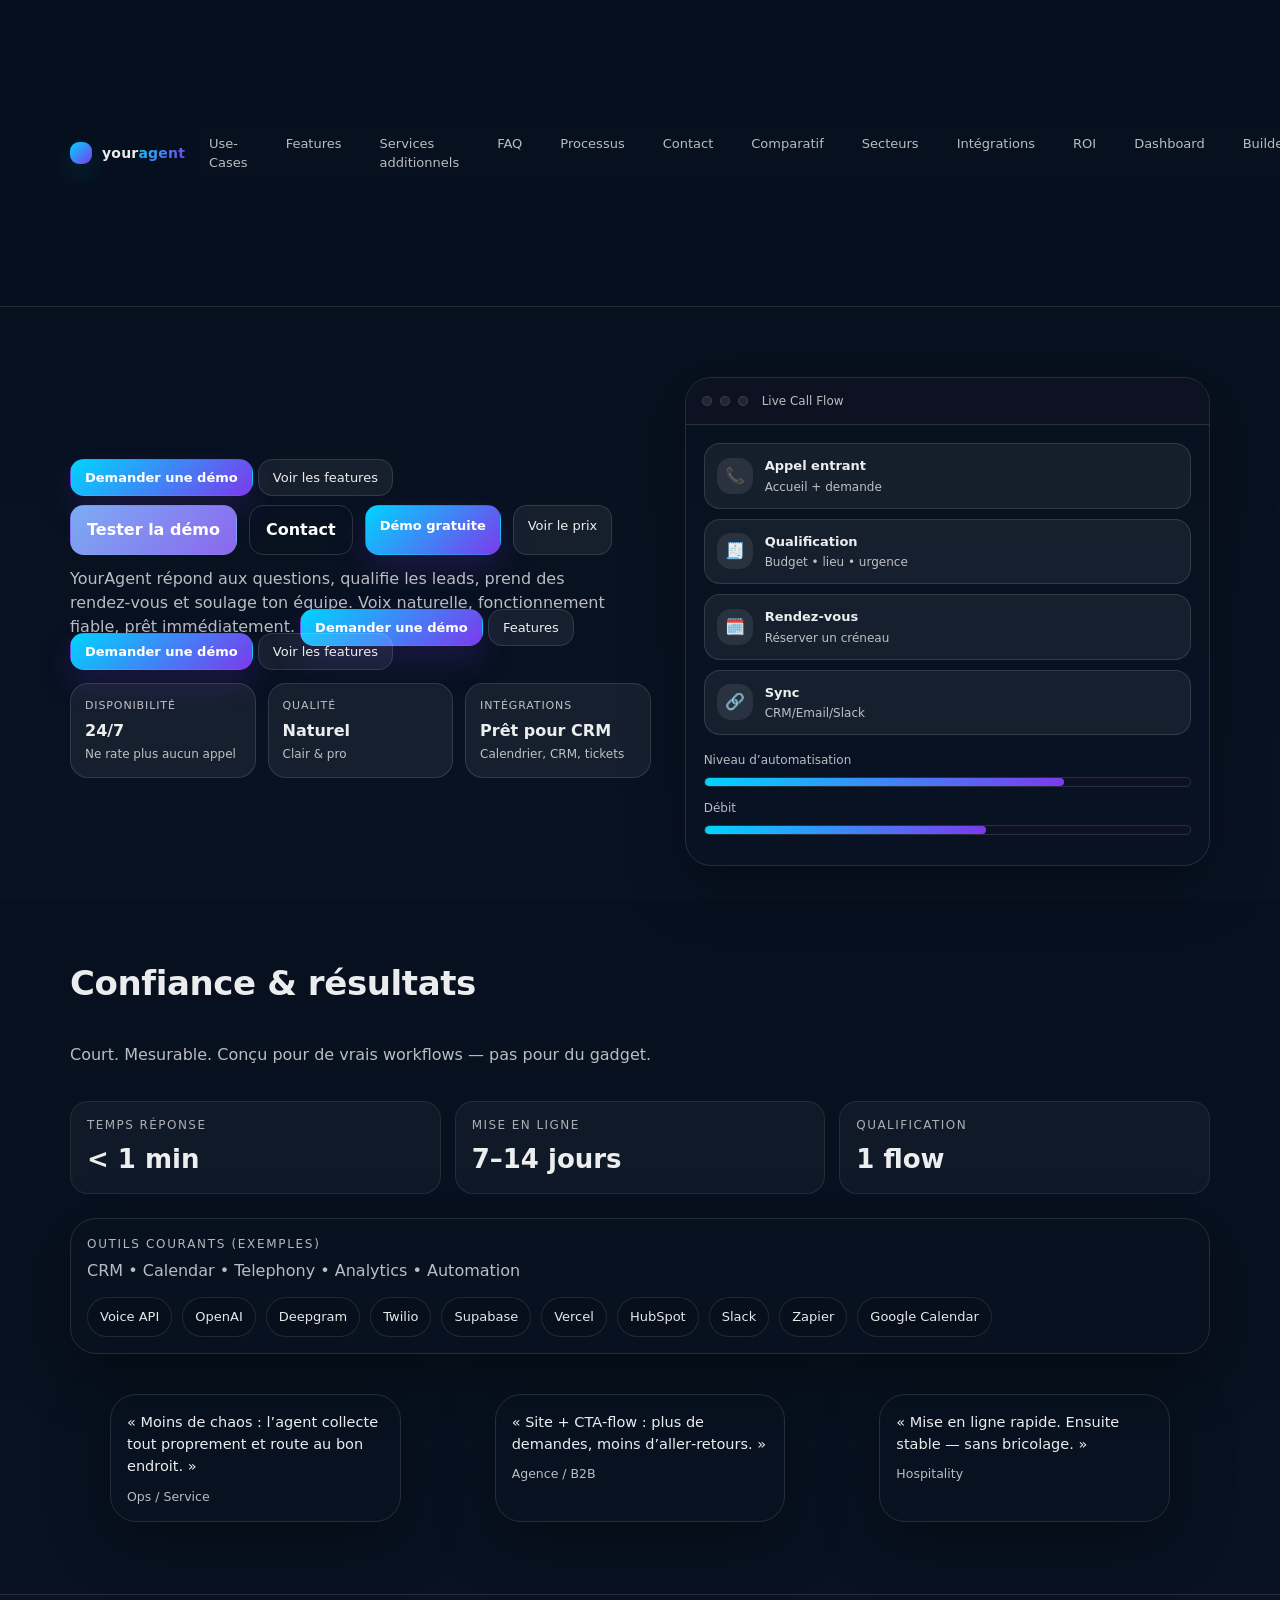
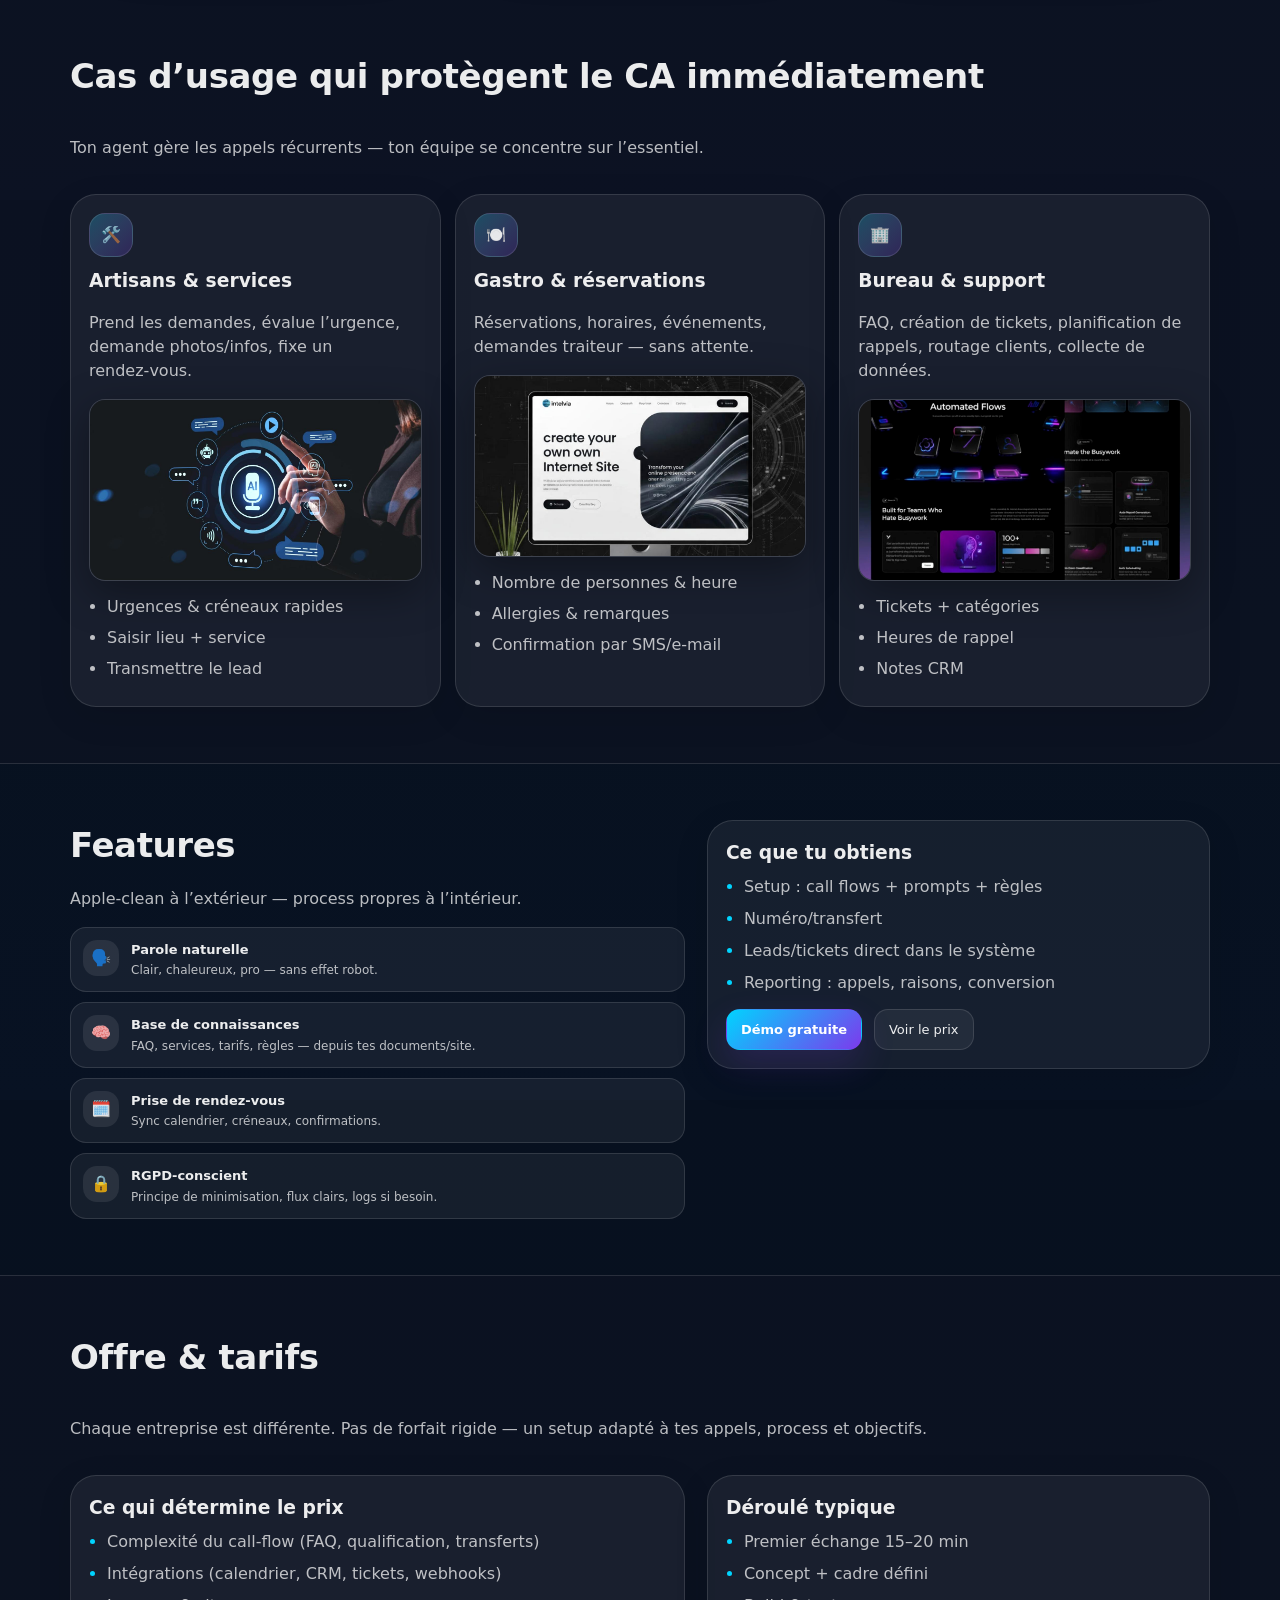
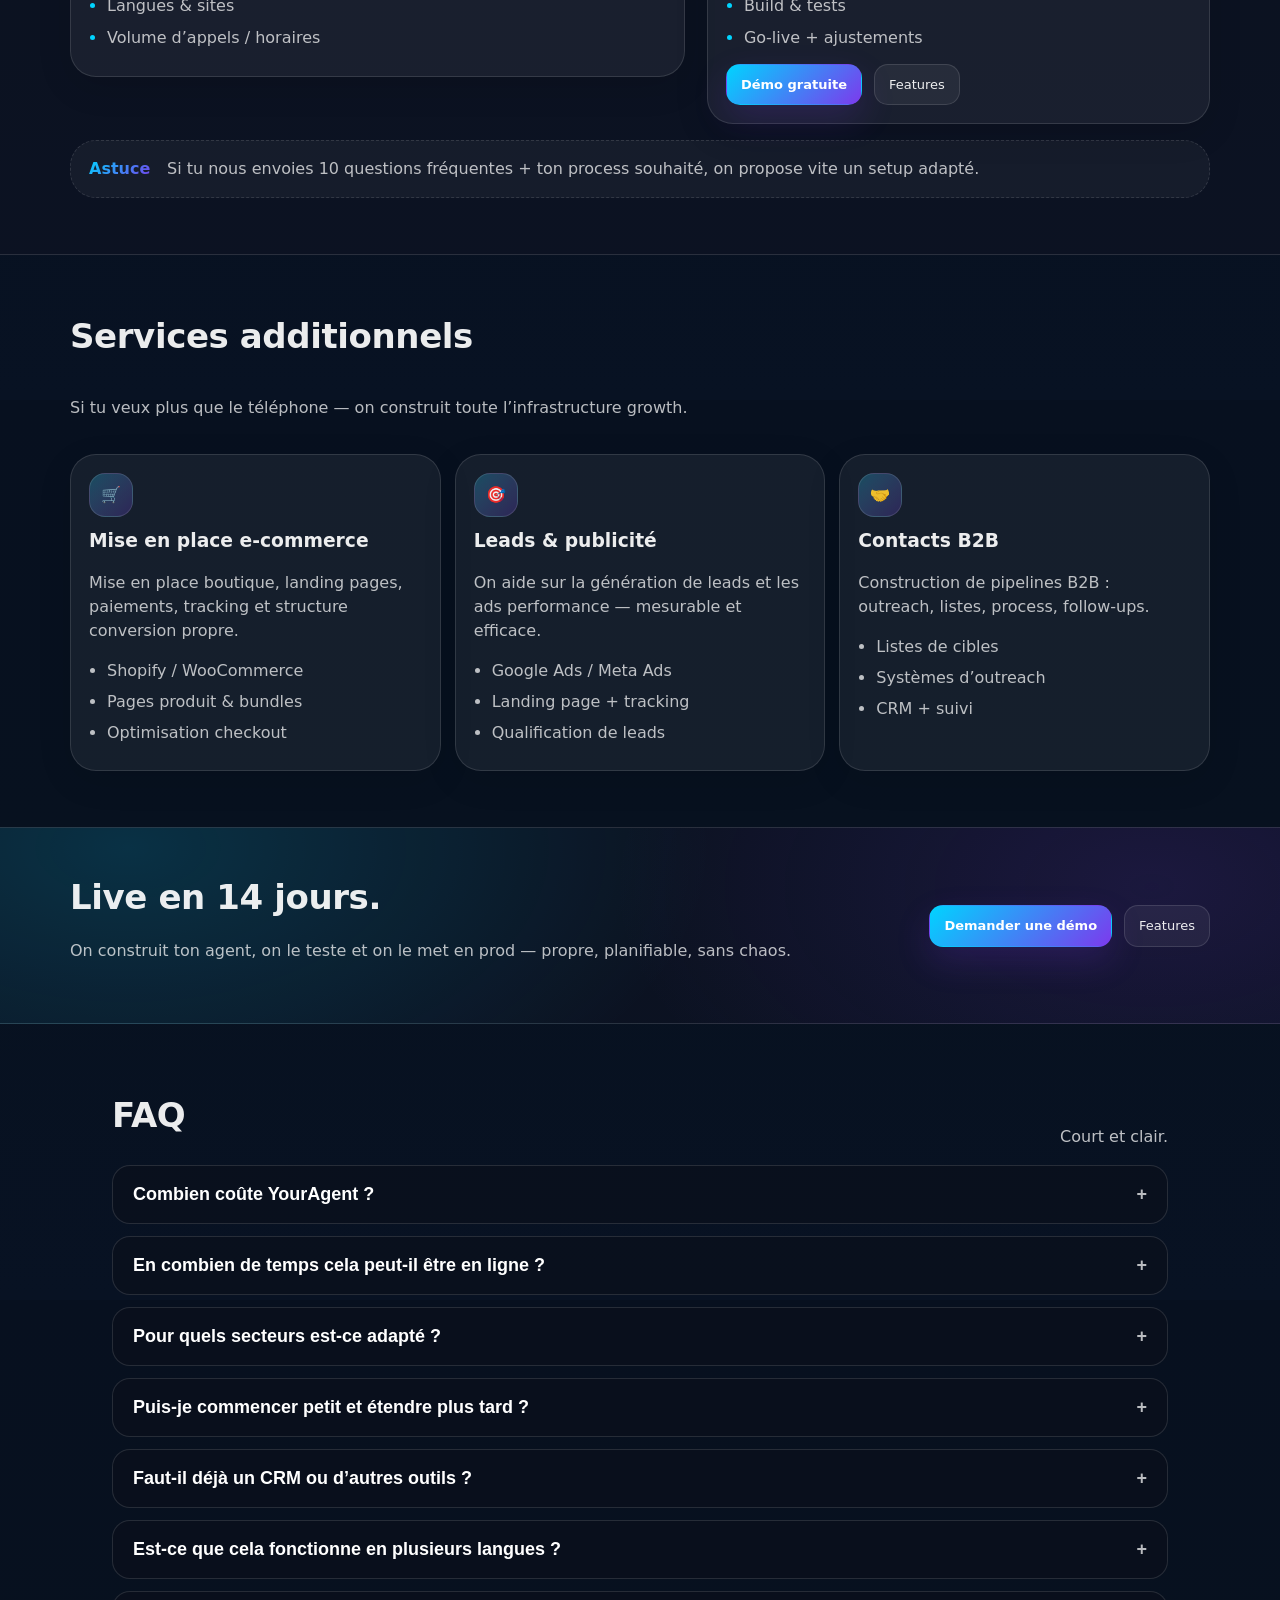
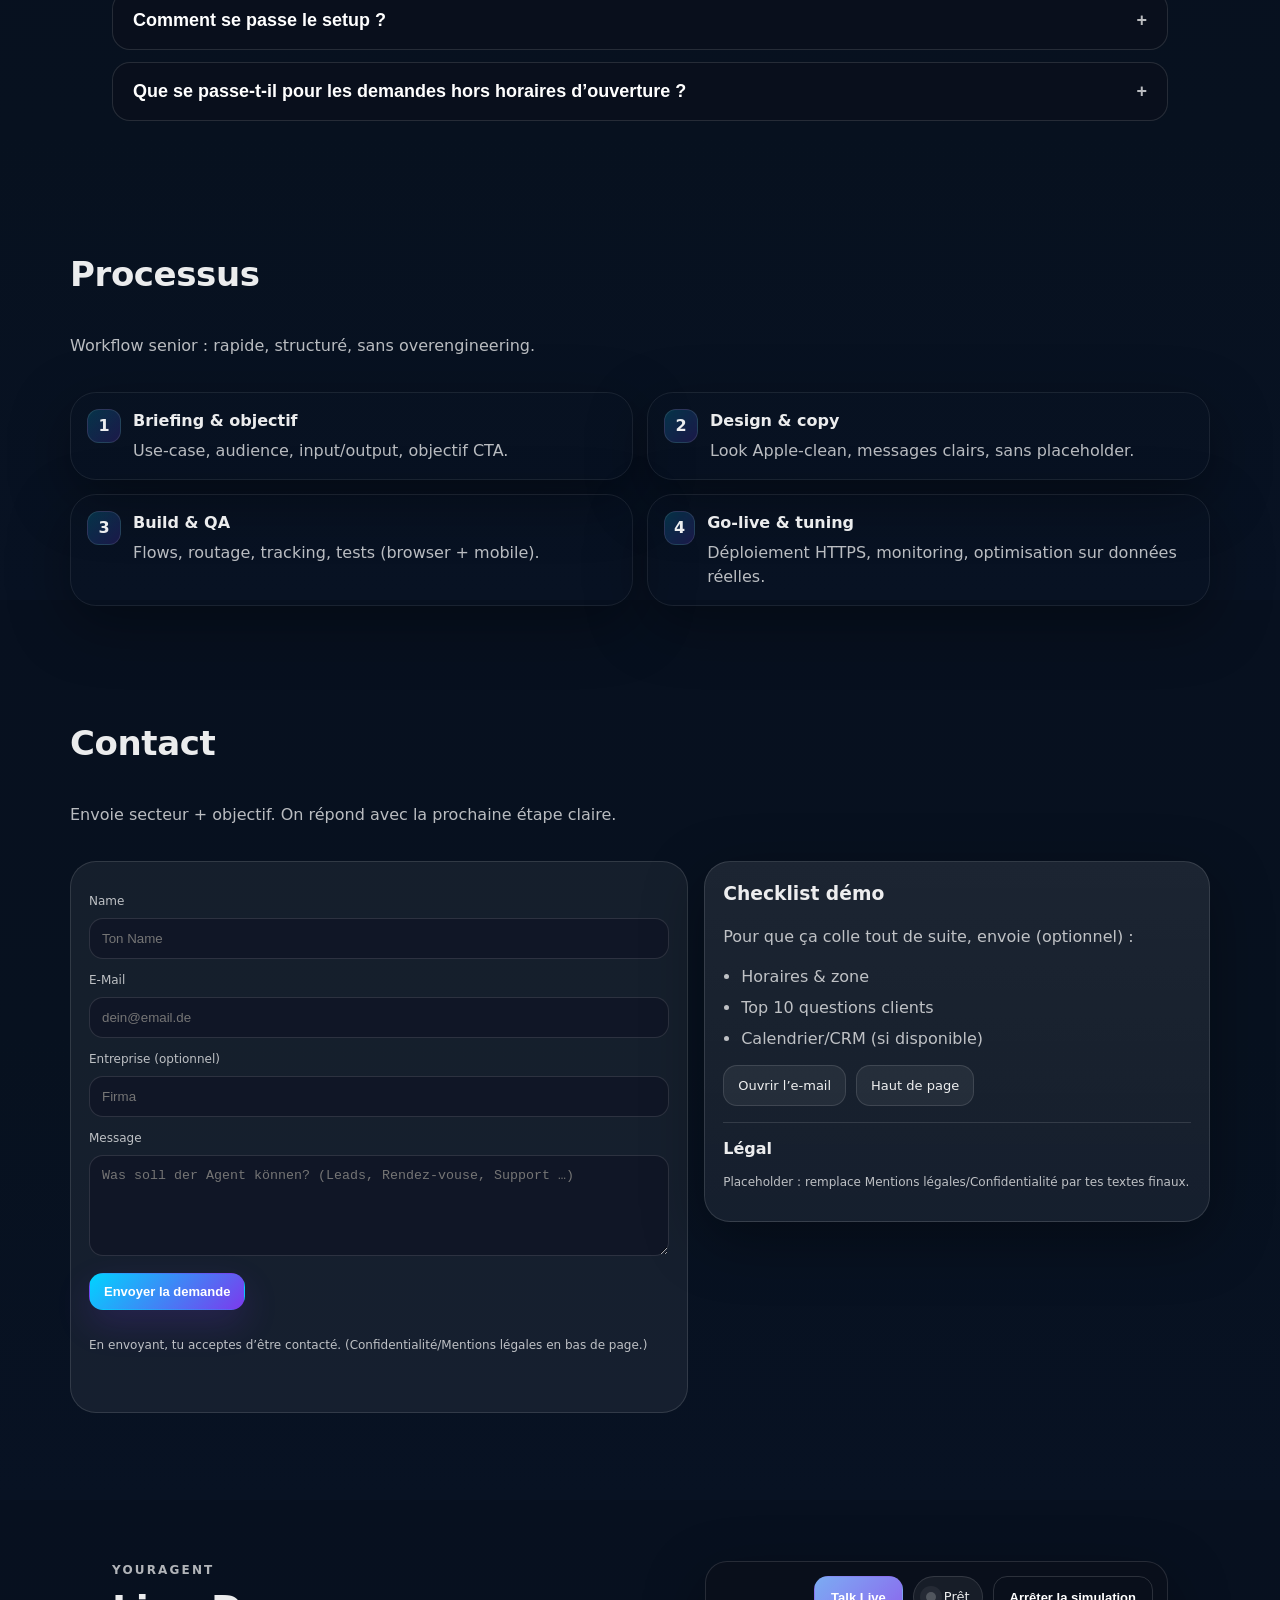
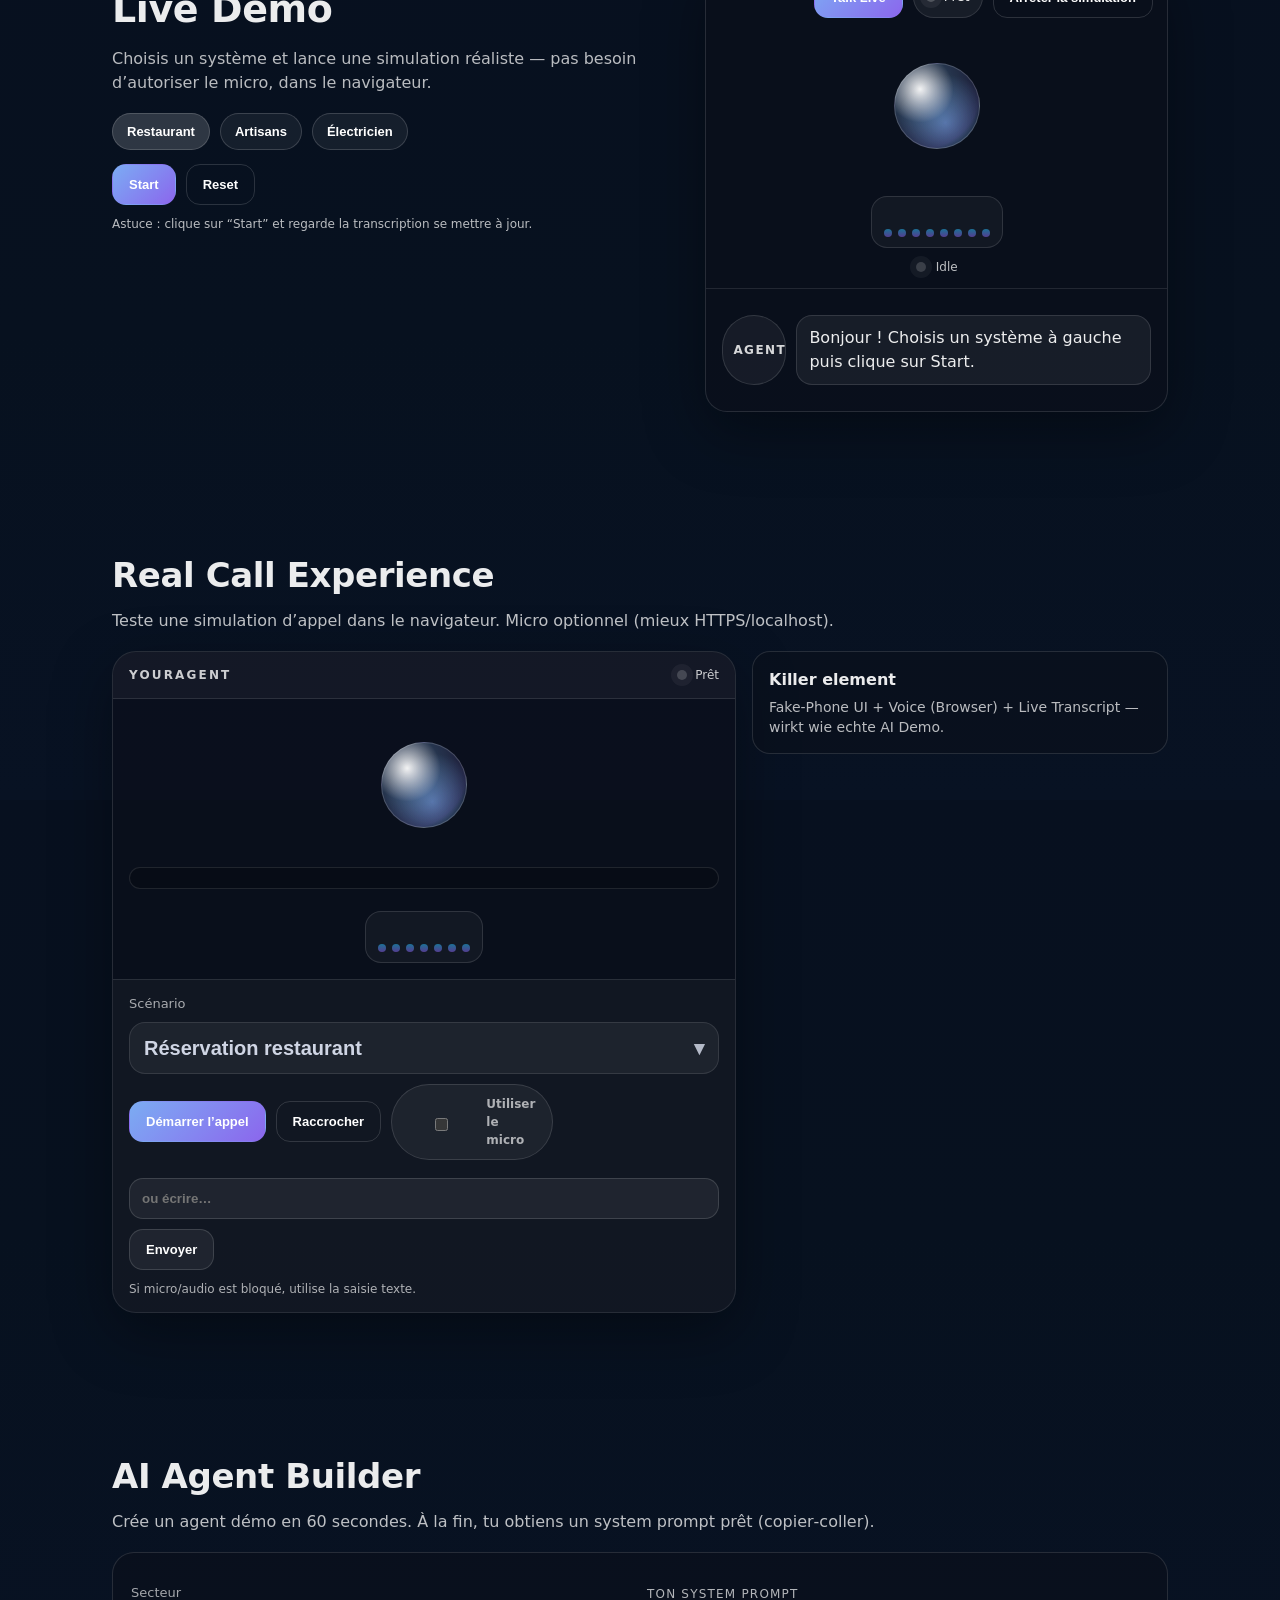
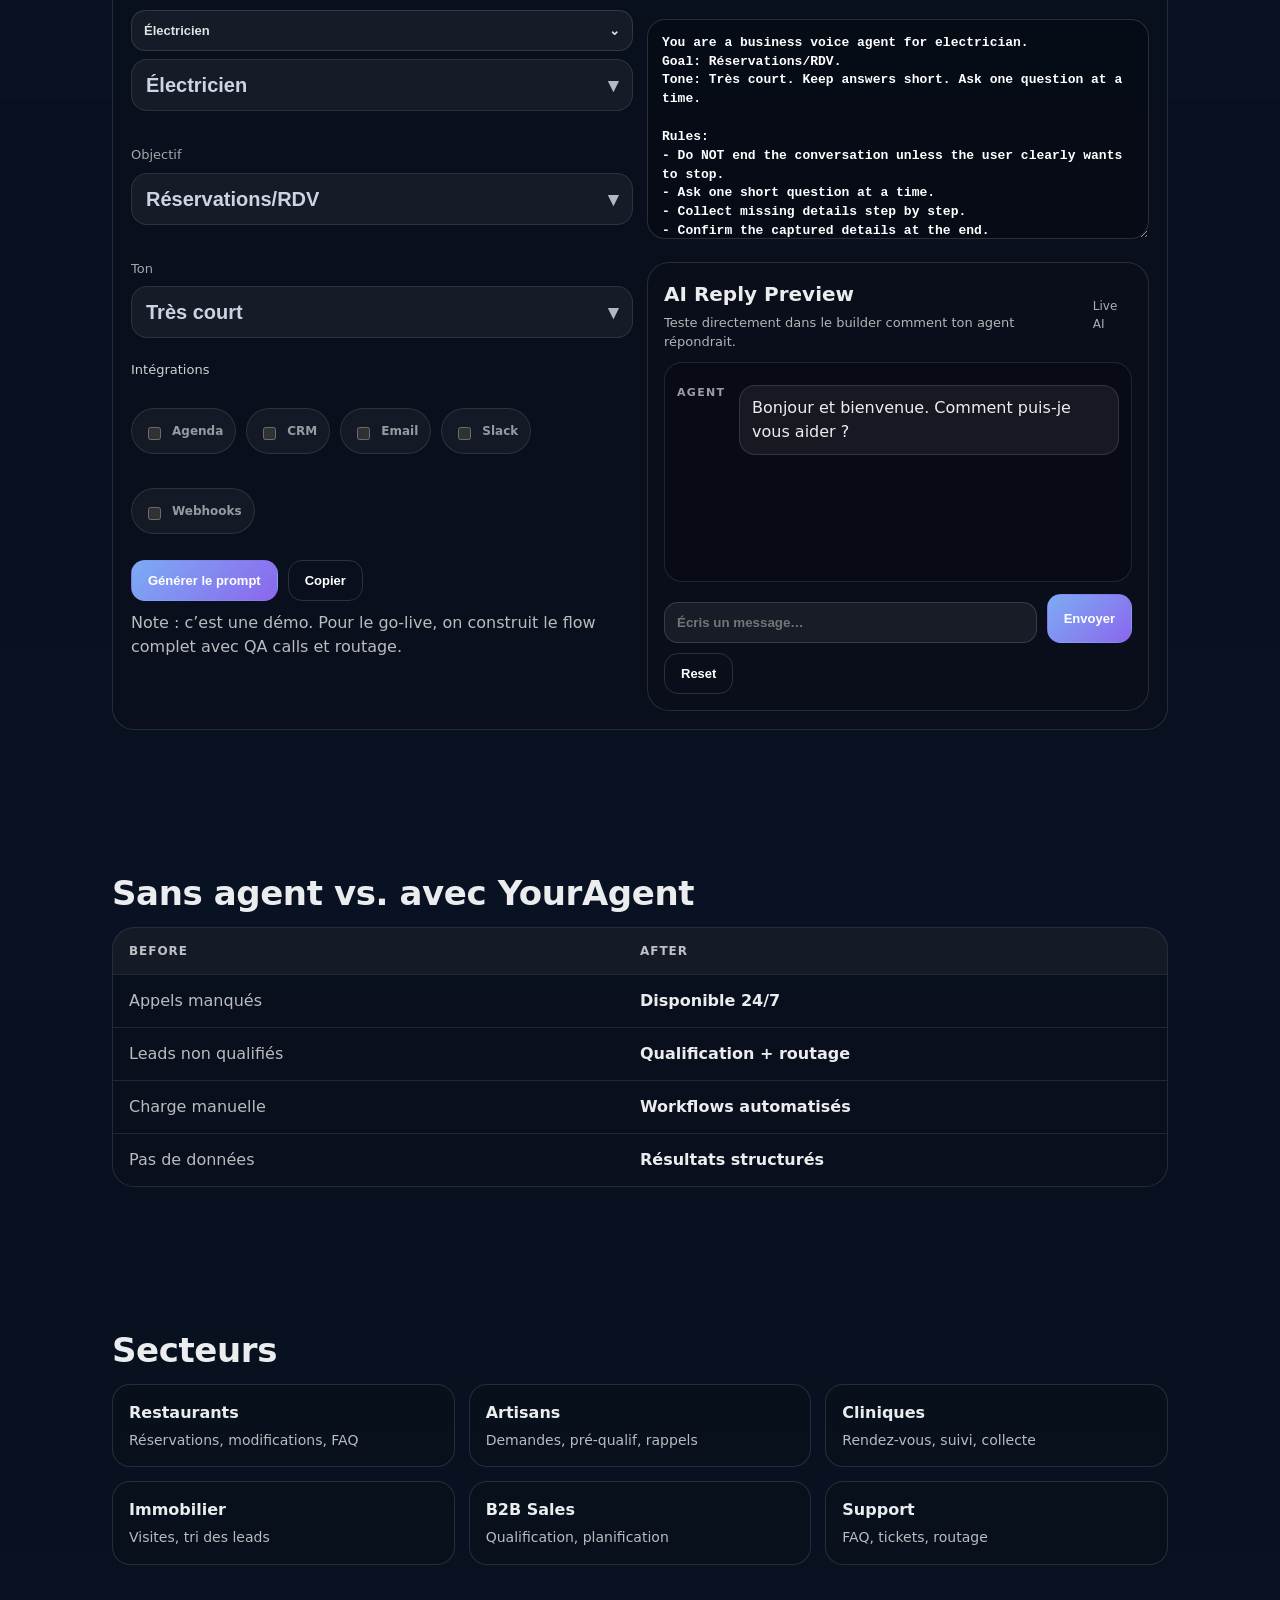
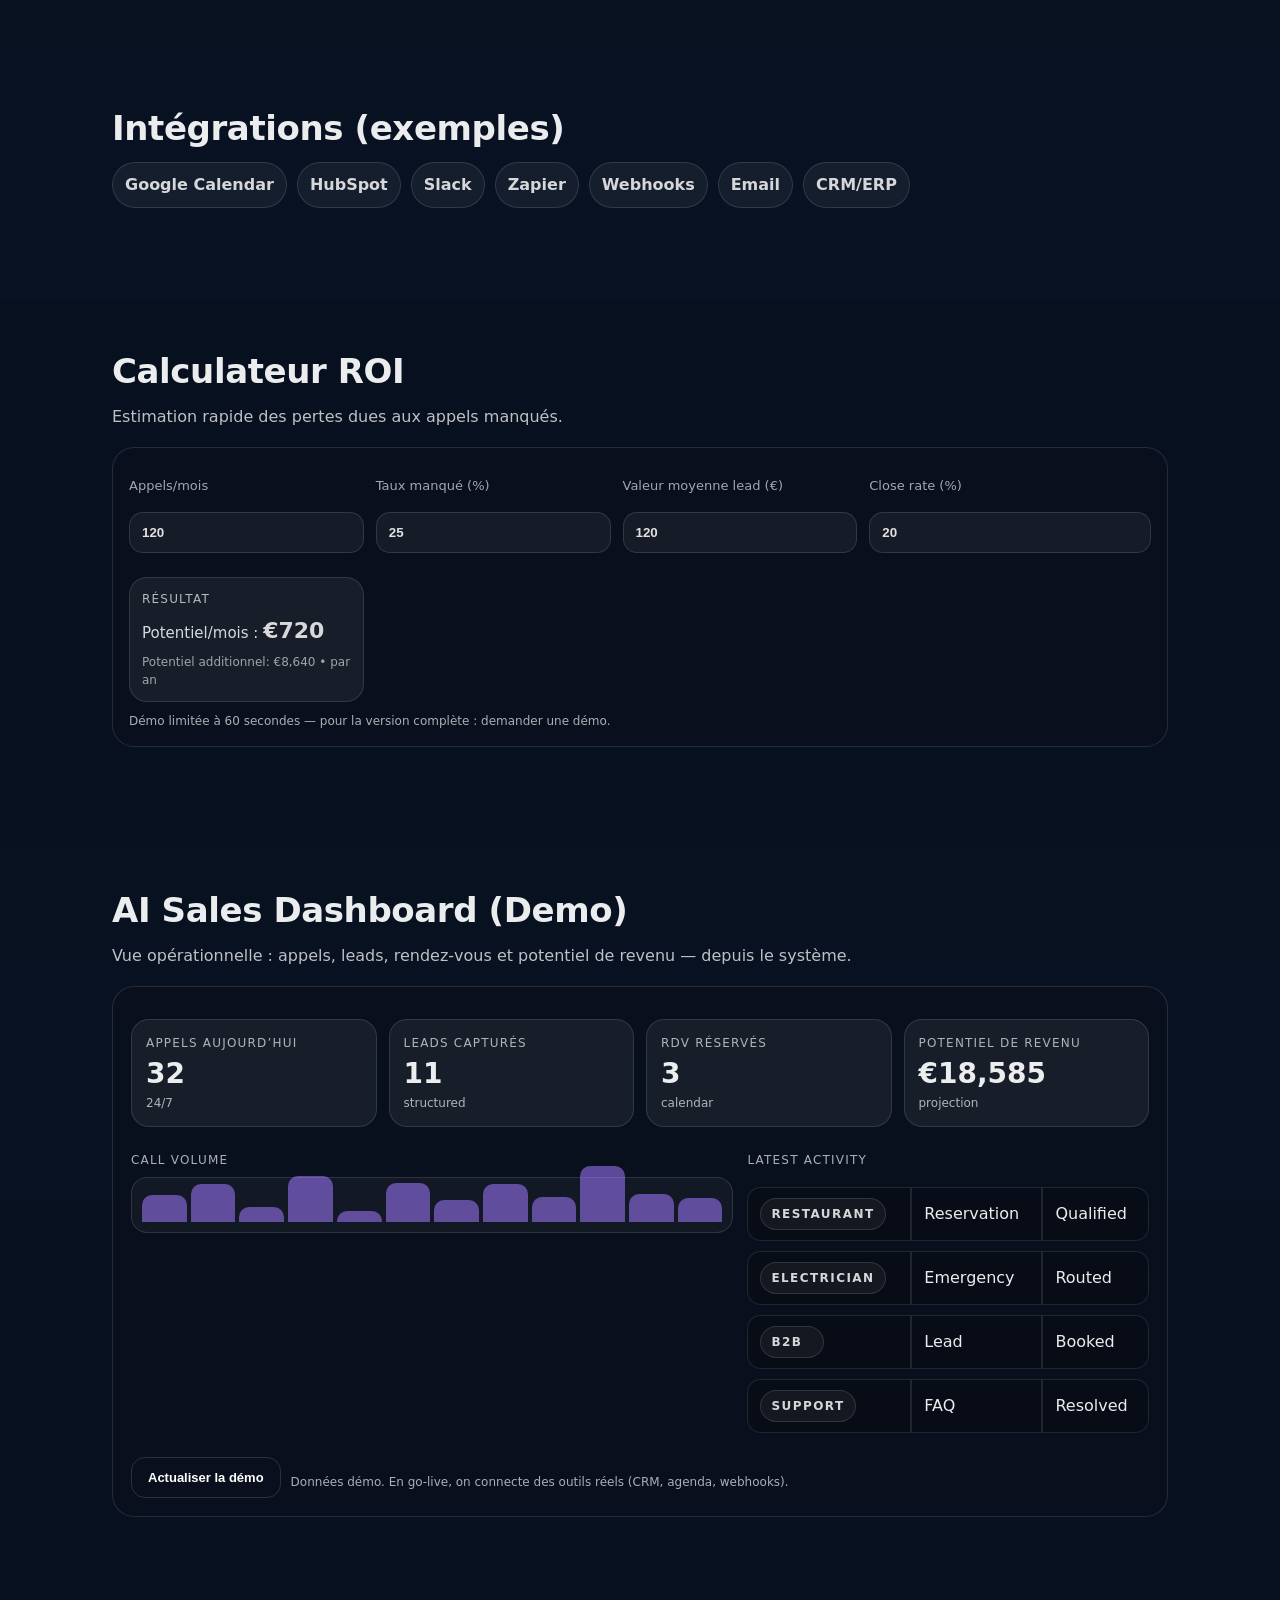
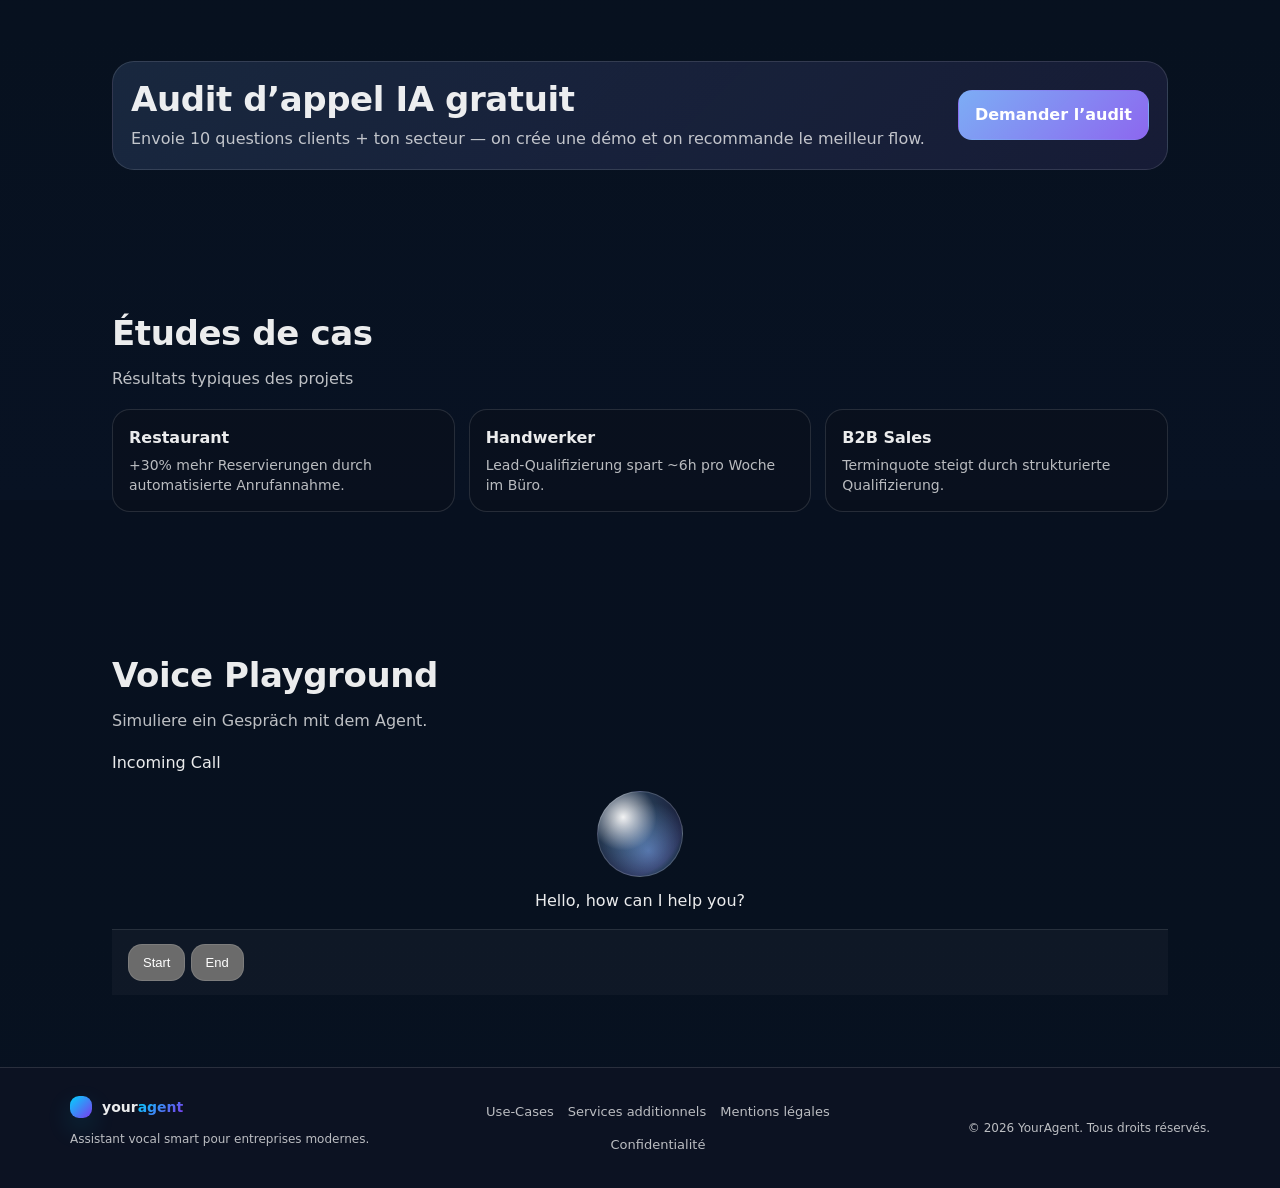
<file: fr/index.html>
<!DOCTYPE html>

<html lang="fr">
<head>
<meta charset="utf-8"/>
<meta content="width=device-width, initial-scale=1" name="viewport"/>
<title>YourAgent — assistant vocal smart</title>
<meta content="YourAgent: Smarter Voice Assistant für Anrufe, Rendez‑vouse, Leads und Kundenservice. 24/7 erreichbar, RGPD‑conscient, individuell trainiert." name="description"/>
<link href="../assets/favicon.svg" rel="icon" type="image/svg+xml"/>
<link as="style" href="../assets/styles.css" rel="preload"/>
<link href="../assets/styles.css" rel="stylesheet">
<style>
/* YA_DEMO_STYLES */
.ya-demo{padding:92px 0 72px}
.ya-demo__grid{max-width:1100px;margin:0 auto;padding:0 22px;display:grid;grid-template-columns:1.1fr .9fr;gap:28px;align-items:start}
@media (max-width: 920px){.ya-demo__grid{grid-template-columns:1fr;gap:18px} .ya-langbar{top:10px;right:10px}}
.ya-kicker{font-weight:700;letter-spacing:.18em;text-transform:uppercase;font-size:12px;opacity:.75}
.ya-muted{opacity:.78}
.ya-demo h2{font-size:38px;line-height:1.1;margin:10px 0 10px}
@media (max-width: 920px){.ya-demo h2{font-size:30px}}
.ya-demo__controls{display:flex;gap:10px;flex-wrap:wrap;margin:18px 0 14px}
.ya-pill{border:1px solid rgba(255,255,255,.16);background:rgba(255,255,255,.06);color:#fff;padding:10px 14px;border-radius:999px;font-weight:650;cursor:pointer}
.ya-pill:hover{background:rgba(255,255,255,.10)}
.ya-pill.is-active{background:rgba(255,255,255,.16)}
.ya-demo__ctaRow{display:flex;gap:10px;margin:10px 0 10px;flex-wrap:wrap}
.ya-btn{border-radius:14px;padding:12px 16px;font-weight:700;cursor:pointer;border:1px solid rgba(255,255,255,.14);background:rgba(255,255,255,.06);color:#fff}
.ya-btn--primary{background:linear-gradient(135deg, rgba(130,180,255,.95), rgba(150,110,255,.92));border-color:transparent}
.ya-btn--ghost{background:transparent}
.ya-btn:hover{filter:brightness(1.05)}
.ya-card{border:1px solid rgba(255,255,255,.12);background:rgba(12,16,26,.62);border-radius:22px;overflow:hidden;box-shadow:0 20px 60px rgba(0,0,0,.35)}
.ya-card__top{padding:18px 18px 12px;display:flex;flex-direction:column;align-items:center;gap:10px;border-bottom:1px solid rgba(255,255,255,.10)}
.ya-orbWrap{position:relative;width:140px;height:140px;display:grid;place-items:center}
.ya-orb{width:86px;height:86px;border-radius:50%;
  background:radial-gradient(circle at 30% 30%, rgba(255,255,255,.95), rgba(140,190,255,.22) 40%, rgba(160,120,255,.12) 72%, rgba(0,0,0,0) 78%),
             radial-gradient(circle at 60% 70%, rgba(130,180,255,.55), rgba(0,0,0,0) 62%);
  border:1px solid rgba(255,255,255,.18);
  transform:translateZ(0);
}
.ya-orbGlow{position:absolute;inset:0;border-radius:50%;
  background:radial-gradient(circle, rgba(130,180,255,.28), rgba(160,120,255,.18) 55%, rgba(0,0,0,0) 72%);
  filter: blur(14px);
  opacity:.9;
}
.ya-wave{display:flex;gap:6px;height:22px;align-items:flex-end}
.ya-wave span{width:6px;height:8px;border-radius:999px;background:rgba(255,255,255,.65);opacity:.55;transform-origin:bottom}
.ya-wave.is-playing span{animation:yaWave 1.05s infinite ease-in-out}
.ya-wave.is-playing span:nth-child(2){animation-delay:.08s}
.ya-wave.is-playing span:nth-child(3){animation-delay:.16s}
.ya-wave.is-playing span:nth-child(4){animation-delay:.24s}
.ya-wave.is-playing span:nth-child(5){animation-delay:.32s}
.ya-wave.is-playing span:nth-child(6){animation-delay:.40s}
.ya-wave.is-playing span:nth-child(7){animation-delay:.48s}
.ya-wave.is-playing span:nth-child(8){animation-delay:.56s}
@keyframes yaWave{0%,100%{height:8px;opacity:.45}50%{height:22px;opacity:.92}}
.ya-statusRow{display:flex;gap:10px;align-items:center;font-size:12px;opacity:.8}
.ya-statusDot{width:10px;height:10px;border-radius:50%;background:rgba(255,255,255,.25);box-shadow:0 0 0 6px rgba(255,255,255,.06)}
.ya-statusDot.on{background:rgba(120,255,200,.95);box-shadow:0 0 0 6px rgba(120,255,200,.14)}
.ya-transcript{padding:16px;max-height:340px;overflow:auto}
.ya-msg{display:flex;gap:10px;margin:10px 0}
.ya-badge{font-size:11px;font-weight:800;letter-spacing:.12em;text-transform:uppercase;opacity:.65;min-width:64px}
.ya-bubble{padding:10px 12px;border-radius:16px;border:1px solid rgba(255,255,255,.12);background:rgba(255,255,255,.06);max-width:520px}
.ya-msg--user .ya-bubble{background:rgba(130,180,255,.12);border-color:rgba(130,180,255,.22)}
.ya-demo__hint{font-size:12px;margin-top:10px}
</style>
<style>
  .ya-langbar{
    position:fixed; top:14px; right:14px; z-index:9999;
    display:flex; gap:8px; padding:8px 10px;
    border:1px solid rgba(255,255,255,.12);
    background:rgba(9,12,18,.55); backdrop-filter:none !important;
    border-radius:999px;
  }
  .ya-lang{
    font:600 12px/1.1 system-ui,-apple-system,Segoe UI,Roboto,Helvetica,Arial,sans-serif;
    letter-spacing:.06em; text-transform:uppercase;
    color:rgba(255,255,255,.82); text-decoration:none;
    padding:6px 8px; border-radius:999px;
  }
  .ya-lang:hover{ background: rgba(255,255,255,.10); color:#fff; }
  .ya-lang.is-active{ background: rgba(255,255,255,.16); color:#fff; }
</style>
</link>
<style>
html{scroll-behavior:smooth}
</style>

  <meta property="og:title" content="YourAgent — Assistant vocal intelligent"/>
  <meta property="og:description" content="Assistant vocal pour appels, leads et réservations. En ligne en 7–14 jours."/>
  <meta property="og:type" content="website"/>
  <meta property="og:image" content="../assets/voice-ai.jpeg"/>
  <meta name="twitter:card" content="summary_large_image"/>


<style>
/* YA_V9 */
.ya-section{padding:72px 0}
.ya-wrap{max-width:1100px;margin:0 auto;padding:0 22px}
.ya-h2{font-size:34px;line-height:1.15;margin:0 0 14px}
.ya-p{opacity:.80;margin:0 0 18px}
@media(max-width:920px){.ya-h2{font-size:28px} .ya-section{padding:54px 0}}

.ya-compare{border:1px solid rgba(255,255,255,.12);background:rgba(12,16,26,.55);border-radius:22px;overflow:hidden}
.ya-compareHead,.ya-compareRow{display:grid;grid-template-columns:1fr 1fr}
.ya-compareHead{padding:14px 16px;background:rgba(255,255,255,.06);font-weight:800;letter-spacing:.08em;text-transform:uppercase;font-size:12px;opacity:.8}
.ya-compareRow{padding:14px 16px;border-top:1px solid rgba(255,255,255,.10)}
.ya-compareLeft{opacity:.78}
.ya-compareRight{font-weight:700}

.ya-grid3{display:grid;grid-template-columns:repeat(3,1fr);gap:14px}
@media(max-width:920px){.ya-grid3{grid-template-columns:1fr}}
.ya-miniCard{border:1px solid rgba(255,255,255,.12);background:rgba(12,16,26,.45);border-radius:18px;padding:16px}
.ya-miniTitle{font-weight:850;margin-bottom:6px}
.ya-miniText{opacity:.78;font-size:14px;line-height:1.4}

.ya-chips{display:flex;flex-wrap:wrap;gap:10px}
.ya-chip{display:inline-flex;align-items:center;gap:8px;padding:10px 12px;border-radius:999px;border:1px solid rgba(255,255,255,.14);background:rgba(255,255,255,.06);font-weight:700;opacity:.9}

.ya-roiCard{border:1px solid rgba(255,255,255,.12);background:rgba(12,16,26,.55);border-radius:22px;padding:16px}
.ya-roiGrid{display:grid;grid-template-columns:repeat(3,1fr) 1.2fr;gap:12px;align-items:end}
@media(max-width:920px){.ya-roiGrid{grid-template-columns:1fr; } }
.ya-field{display:flex;flex-direction:column;gap:8px;font-size:13px;opacity:.88}
.ya-field input{border-radius:14px;border:1px solid rgba(255,255,255,.14);background:rgba(255,255,255,.06);color:#fff;padding:12px 12px;font-weight:750;outline:none}
.ya-field input:focus{border-color:rgba(160,120,255,.6);box-shadow:0 0 0 4px rgba(160,120,255,.15)}
.ya-roiOut{border-radius:18px;border:1px solid rgba(255,255,255,.12);background:rgba(255,255,255,.06);padding:12px}
.ya-roiLabel{font-size:12px;letter-spacing:.10em;text-transform:uppercase;opacity:.75;margin-bottom:6px}
.ya-roiNumber{font-size:15px;opacity:.9}
.ya-roiNumber b{font-size:22px}
.ya-roiNote{margin-top:10px;font-size:12px;opacity:.72}

.ya-audit{display:flex;gap:14px;align-items:center;justify-content:space-between;flex-wrap:wrap;
  border:1px solid rgba(255,255,255,.12);background:linear-gradient(135deg, rgba(130,180,255,.14), rgba(160,120,255,.10));
  border-radius:22px;padding:18px}
</style>


<style>
/* YA_BUILDER */
.ya-builder{border:1px solid rgba(255,255,255,.12);background:rgba(12,16,26,.55);border-radius:22px;padding:18px}
.ya-builderGrid{display:grid;grid-template-columns:1fr 1fr;gap:14px}
@media(max-width:920px){.ya-builderGrid{grid-template-columns:1fr}}
.ya-select{width:100%;border-radius:14px;border:1px solid rgba(255,255,255,.14);background:rgba(255,255,255,.06);color:#fff;padding:12px 12px;font-weight:750;outline:none}
.ya-checks{display:flex;flex-wrap:wrap;gap:10px;margin-top:8px}
.ya-check{display:flex;gap:8px;align-items:center;border:1px solid rgba(255,255,255,.14);background:rgba(255,255,255,.06);padding:10px 12px;border-radius:999px;font-weight:700;opacity:.9}
.ya-check input{accent-color:#9cc3ff}
.ya-out{margin-top:14px}
.ya-textarea{width:100%;min-height:220px;resize:vertical;border-radius:18px;border:1px solid rgba(255,255,255,.14);background:rgba(0,0,0,.25);color:#fff;padding:14px;font:600 13px/1.45 ui-monospace,SFMono-Regular,Menlo,Monaco,Consolas,monospace}
.ya-row{display:flex;gap:10px;flex-wrap:wrap;align-items:center}
.ya-toast{position:fixed;left:50%;bottom:24px;transform:translateX(-50%);background:rgba(10,12,18,.75);border:1px solid rgba(255,255,255,.14);padding:10px 12px;border-radius:999px;backdrop-filter:none !important;opacity:0;pointer-events:none;transition:.22s}
.ya-toast.on{opacity:1}
</style>


<style>
/* YA_CALL_V14 */
.ya-callGrid{display:grid;grid-template-columns:1.2fr .8fr;gap:16px;align-items:start}
@media(max-width:920px){.ya-callGrid{grid-template-columns:1fr}}
.ya-callPhone{border:1px solid rgba(255,255,255,.12);background:rgba(12,16,26,.62);border-radius:24px;overflow:hidden;box-shadow:0 20px 60px rgba(0,0,0,.35)}
.ya-callTop{display:flex;justify-content:space-between;align-items:center;padding:14px 16px;border-bottom:1px solid rgba(255,255,255,.10);background:rgba(255,255,255,.04)}
.ya-callTitle{font-weight:900;letter-spacing:.18em;text-transform:uppercase;font-size:12px;opacity:.85}
.ya-callStatus{display:flex;gap:8px;align-items:center;font-size:12px;opacity:.85}
.ya-dot{width:10px;height:10px;border-radius:50%;background:rgba(255,255,255,.25);box-shadow:0 0 0 6px rgba(255,255,255,.06)}
.ya-dot.on{background:rgba(120,255,200,.95);box-shadow:0 0 0 6px rgba(120,255,200,.14)}
.ya-callBody{padding:16px;display:flex;flex-direction:column;align-items:center;gap:12px}
.ya-callTranscript{width:100%;max-height:260px;overflow:auto;padding:10px;border-radius:18px;border:1px solid rgba(255,255,255,.10);background:rgba(0,0,0,.18)}
.ya-line{display:flex;gap:10px;margin:10px 0}
.ya-line .tag{min-width:64px;font-size:11px;font-weight:900;letter-spacing:.12em;text-transform:uppercase;opacity:.65}
.ya-line .bubble{padding:10px 12px;border-radius:16px;border:1px solid rgba(255,255,255,.12);background:rgba(255,255,255,.06)}
.ya-line.user .bubble{background:rgba(130,180,255,.12);border-color:rgba(130,180,255,.22)}
.ya-callControls{padding:14px 16px;border-top:1px solid rgba(255,255,255,.10);background:rgba(255,255,255,.03)}
.ya-callSide{position:sticky;top:92px}
</style>


<style>
/* YA_DASH_V16 */
.ya-dashWrap{border:1px solid rgba(255,255,255,.12);background:rgba(12,16,26,.55);border-radius:22px;padding:18px}
.ya-kpis{display:grid;grid-template-columns:repeat(4,1fr);gap:12px;margin-top:14px}
@media(max-width:920px){.ya-kpis{grid-template-columns:1fr 1fr}}
.ya-kpi{border:1px solid rgba(255,255,255,.12);background:rgba(255,255,255,.06);border-radius:18px;padding:14px}
.ya-kpiLabel{font-size:12px;letter-spacing:.10em;text-transform:uppercase;opacity:.72;margin-bottom:8px}
.ya-kpiValue{font-size:28px;font-weight:900;line-height:1}
.ya-kpiSub{margin-top:6px;font-size:12px;opacity:.72}
.ya-dashGrid{display:grid;grid-template-columns:1.2fr .8fr;gap:14px;margin-top:14px}
@media(max-width:920px){.ya-dashGrid{grid-template-columns:1fr}}
.ya-miniTable{width:100%;border-collapse:separate;border-spacing:0 10px}
.ya-miniTable td{padding:10px 12px;background:rgba(0,0,0,.18);border:1px solid rgba(255,255,255,.10)}
.ya-miniTable td:first-child{border-radius:14px 0 0 14px}
.ya-miniTable td:last-child{border-radius:0 14px 14px 0}
.ya-badge{display:inline-flex;align-items:center;gap:8px;padding:6px 10px;border-radius:999px;border:1px solid rgba(255,255,255,.14);background:rgba(255,255,255,.06);font-weight:800;font-size:12px;opacity:.9}
.ya-spark{height:56px;border-radius:16px;border:1px solid rgba(255,255,255,.12);background:rgba(255,255,255,.04);display:flex;align-items:flex-end;gap:4px;padding:10px}
.ya-bar{flex:1;border-radius:10px 10px 0 0;background:rgba(160,120,255,.55)}
.ya-dashActions{display:flex;gap:10px;flex-wrap:wrap;margin-top:14px;align-items:center}
</style>


<style>
/* YA_V22 Industry Picker */
.ya-industry-enhanced{display:grid;gap:10px}
.ya-industry-trigger{
  width:100%;display:flex;justify-content:space-between;align-items:center;
  border-radius:14px;border:1px solid rgba(255,255,255,.14);
  background:rgba(255,255,255,.06);color:#fff;padding:12px 12px;font-weight:750;cursor:pointer;
}
.ya-industry-trigger:hover{background:rgba(255,255,255,.09)}
.ya-industry-panel{
  border:1px solid rgba(255,255,255,.12);background:rgba(12,16,26,.96);
  border-radius:18px;padding:12px;display:none;gap:12px;box-shadow:0 24px 80px rgba(0,0,0,.45)
}
.ya-industry-panel.open{display:grid}
.ya-search{
  width:100%;border-radius:12px;border:1px solid rgba(255,255,255,.14);
  background:rgba(255,255,255,.06);color:#fff;padding:12px 12px;font-weight:700;outline:none
}
.ya-search:focus{border-color:rgba(160,120,255,.6);box-shadow:0 0 0 4px rgba(160,120,255,.14)}
.ya-chipRow{display:flex;gap:8px;flex-wrap:wrap}
.ya-chipBtn{
  border:1px solid rgba(255,255,255,.14);background:rgba(255,255,255,.06);color:#fff;
  padding:8px 10px;border-radius:999px;font-weight:800;font-size:12px;cursor:pointer
}
.ya-chipBtn.active{background:rgba(160,120,255,.22);border-color:rgba(160,120,255,.45)}
.ya-optionList{
  max-height:280px;overflow:auto;display:grid;gap:8px;padding-right:4px
}
.ya-optionBtn{
  text-align:left;border:1px solid rgba(255,255,255,.10);background:rgba(255,255,255,.04);color:#fff;
  padding:10px 12px;border-radius:12px;font-weight:700;cursor:pointer
}
.ya-optionBtn:hover{background:rgba(255,255,255,.08)}
.ya-optionBtn small{display:block;opacity:.65;font-weight:600;margin-top:3px}
.ya-inlineMeta{display:flex;justify-content:space-between;gap:10px;align-items:center}
.ya-inlineMeta .ya-muted{font-size:12px}
.ya-miniDivider{height:1px;background:rgba(255,255,255,.08);margin:2px 0}
.ya-panelActions{display:flex;justify-content:space-between;gap:10px;align-items:center}
.ya-linkBtn{background:none;border:0;color:#cbd5ff;cursor:pointer;font-weight:800;padding:0}
.ya-linkBtn:hover{text-decoration:underline}
</style>


<style>
/* YA_V23_LIVE_PREVIEW */
.ya-previewCard{
  border:1px solid rgba(255,255,255,.12);
  background:rgba(12,16,26,.62);
  border-radius:22px;
  padding:16px;
  margin-top:16px;
}
.ya-previewHead{
  display:flex;
  justify-content:space-between;
  align-items:flex-start;
  gap:12px;
  margin-bottom:10px;
}
.ya-previewHead h3{
  margin:0;
  font-size:20px;
}
.ya-previewSub{
  margin:4px 0 0;
  opacity:.75;
  font-size:13px;
}
.ya-previewChat{
  border:1px solid rgba(255,255,255,.10);
  background:rgba(0,0,0,.18);
  border-radius:18px;
  min-height:220px;
  max-height:320px;
  overflow:auto;
  padding:12px;
}
.ya-previewMsg{
  display:flex;
  gap:10px;
  margin:10px 0;
}
.ya-previewTag{
  min-width:52px;
  font-size:11px;
  font-weight:900;
  letter-spacing:.12em;
  text-transform:uppercase;
  opacity:.65;
}
.ya-previewBubble{
  padding:10px 12px;
  border-radius:16px;
  border:1px solid rgba(255,255,255,.12);
  background:rgba(255,255,255,.06);
  max-width:100%;
}
.ya-previewMsg.user .ya-previewBubble{
  background:rgba(130,180,255,.12);
  border-color:rgba(130,180,255,.22);
}
.ya-previewInputRow{
  display:flex;
  gap:10px;
  margin-top:12px;
  flex-wrap:wrap;
}
.ya-previewInput{
  flex:1 1 300px;
  border-radius:14px;
  border:1px solid rgba(255,255,255,.14);
  background:rgba(255,255,255,.06);
  color:#fff;
  padding:12px 12px;
  font-weight:700;
  outline:none;
}
.ya-previewInput:focus{
  border-color:rgba(160,120,255,.6);
  box-shadow:0 0 0 4px rgba(160,120,255,.14);
}
.ya-previewMeta{
  font-size:12px;
  opacity:.72;
}
</style>


<style>
/* YA_V24_FIX */
html, body { background-attachment:scroll !important;!important; }
body, body * { animation-play-state: running; }
body.ya-theme-static, body.ya-theme-static * {
  animation: none !important;
  transition: none !important;
}
.ya-static-bg, .bg-orb, .gradient-bg, .theme-blob, .theme-glow, .theme-noise {
  animation: none !important;
  transform: none !important;
}
#yaScenarioNative{
  position:absolute !important; opacity:0 !important; pointer-events:none !important;
  width:0 !important; height:0 !important; overflow:hidden !important;
}
.ya-scenario-enhanced{display:grid;gap:10px}
.ya-scenario-trigger{
  width:100%;display:flex;justify-content:space-between;align-items:center;
  border-radius:14px;border:1px solid rgba(255,255,255,.14);
  background:rgba(255,255,255,.06);color:#fff;padding:12px 12px;font-weight:750;cursor:pointer;
}
.ya-scenario-panel{
  border:1px solid rgba(255,255,255,.12);background:rgba(12,16,26,.98);
  border-radius:18px;padding:12px;display:none;gap:12px;box-shadow:0 24px 80px rgba(0,0,0,.45);
  position:relative; z-index:9999;
}
.ya-scenario-panel.open{display:grid}
.ya-scenario-list{display:grid;gap:8px}
.ya-scenario-btn{
  text-align:left;border:1px solid rgba(255,255,255,.10);background:rgba(255,255,255,.04);color:#fff;
  padding:10px 12px;border-radius:12px;font-weight:700;cursor:pointer
}
.ya-scenario-btn:hover{background:rgba(255,255,255,.08)}
.ya-theme-lock{
  border:1px solid rgba(255,255,255,.14);background:rgba(255,255,255,.06);color:#fff;
  padding:8px 10px;border-radius:999px;font-weight:800;font-size:12px;cursor:pointer
}
</style>


<style>
/* YA_V25_SCROLL_AND_INPUT_FIX */
html, body{
  background-attachment: scroll !important;
}
body{
  transform: none !important;
  perspective: none !important;
}
body::before, body::after,
[class*="parallax"], [class*="scroll"], [class*="blob"], [class*="orb"], [class*="glow"], [class*="gradient"],
.bg-orb, .gradient-bg, .theme-blob, .theme-glow, .theme-noise{
  background-attachment: scroll !important;
  will-change: auto !important;
}
[data-scroll], [data-parallax], .parallax, .scroll-fx, .hero-bg, .hero-visual{
  transform: none !important;
  translate: none !important;
}
</style>


<style>
/* YA_V26_HARDFIX */
html, body { background-attachment: scroll !important; scroll-behavior: smooth; }
body, main, section, div { transform: none; }
body::before, body::after,
[class*="parallax"], [class*="blob"], [class*="glow"], [class*="noise"], [class*="gradient"], [class*="hero-bg"], [class*="hero-visual"],
.bg-orb, .gradient-bg, .theme-blob, .theme-glow, .theme-noise, .hero-bg, .hero-visual {
  animation: none !important;
  transition: none !important;
  transform: none !important;
  translate: none !important;
  background-attachment: scroll !important;
}
#yaCallOrb, .ya-orb, .ya-orbGlow {
  animation: none !important;
  transition: none !important;
  transform: none !important;
}
#yaCallInput { position: relative; z-index: 5; }
#yaCallSend, #yaCallStart, #yaCallEnd { position: relative; z-index: 5; cursor: pointer; }
</style>


<style>
/* YA_V27_VISUAL_STATIC_AND_NO_VAPI */
html, body {
  background: linear-gradient(180deg, #07101f 0%, #07111f 45%, #081223 100%) !important;
  background-attachment: scroll !important;
}
body::before, body::after,
.bg-orb, .gradient-bg, .theme-blob, .theme-glow, .theme-noise,
.hero-visual, [class*="blob"], [class*="glow"], [class*="noise"], [class*="parallax"] {
  display: none !important;
  animation: none !important;
  transform: none !important;
  filter: none !important;
}
header, nav, .topbar, .navbar, .site-header, .sticky, .sticky-nav, [class*="header"], [class*="nav"] {
  backdrop-filter:none !important;
  -webkit-backdrop-filter:none !important;
}
.glass, .glassCard, .glassmorphism, .blur, [class*="glass"] {
  backdrop-filter:none !important;
  -webkit-backdrop-filter:none !important;
}
</style>


<style>
/* YA_V28_THEME_TRIPLE_CHECK */
html, body{
  background: linear-gradient(180deg, #07101f 0%, #07111f 48%, #081223 100%) !important;
  background-attachment: scroll !important;
}
*{
  backdrop-filter: none !important;
  -webkit-backdrop-filter: none !important;
}
body::before, body::after,
.bg-orb, .gradient-bg, .theme-blob, .theme-glow, .theme-noise,
.hero-visual, .hero-bg, [class*="blob"], [class*="glow"], [class*="noise"], [class*="parallax"]{
  display:none !important;
  animation:none !important;
  transition:none !important;
  transform:none !important;
  filter:none !important;
  opacity:0 !important;
}
header, nav, .topbar, .navbar, .site-header, .sticky, .sticky-nav,
[class*="header"], [class*="nav"], .glass, .glassCard, .glassmorphism, .blur, [class*="glass"]{
  backdrop-filter:none !important;
  -webkit-backdrop-filter:none !important;
  background-image:none !important;
}
header, nav, .topbar, .navbar, .site-header{
  background: rgba(7,16,31,.96) !important;
}
section, main, div{
  background-attachment: scroll !important;
}
</style>


<style>
/* YA_V29_THEME_AND_CONVERSION */
.hero::before, .hero::after,
.hero-overlay, .hero-mask, .section-overlay, .bg-overlay,
[class*="hero-overlay"], [class*="hero-mask"], [class*="section-overlay"], [class*="bg-overlay"]{
  display:none !important;
  opacity:0 !important;
  background:none !important;
  content:none !important;
}
.hero, .heroSection, .hero-wrap, [class*="hero"]{
  background-image:none !important;
}
.ya-wave{
  display:flex; align-items:flex-end; gap:6px; height:52px;
  padding:10px 12px; border-radius:16px;
  border:1px solid rgba(255,255,255,.12); background:rgba(255,255,255,.04);
  margin-top:10px;
}
.ya-wave span{
  width:8px; border-radius:99px; background:linear-gradient(180deg, rgba(37,194,255,.95), rgba(150,99,255,.9));
  animation: yaWave 1.1s ease-in-out infinite;
}
.ya-wave span:nth-child(2){animation-delay:.08s}
.ya-wave span:nth-child(3){animation-delay:.16s}
.ya-wave span:nth-child(4){animation-delay:.24s}
.ya-wave span:nth-child(5){animation-delay:.32s}
.ya-wave span:nth-child(6){animation-delay:.40s}
.ya-wave span:nth-child(7){animation-delay:.48s}
@keyframes yaWave{
  0%,100%{height:10px; opacity:.6}
  50%{height:34px; opacity:1}
}
.ya-kpiYear{
  margin-top:6px; font-size:12px; opacity:.72;
}
.ya-previewCard .ya-previewHead{
  align-items:center;
}
</style>

<style>
/* YA_V30 */
.hero, .heroSection, .heroWrap, .heroShell, .heroSticky, .topSection {
  position: relative !important; top:auto !important; height:auto !important; min-height:auto !important;
  overflow:visible !important; border-bottom:none !important; box-shadow:none !important;
}
.hero::before, .hero::after, .hero-overlay, .hero-mask, .section-overlay, .bg-overlay,
[class*="hero-overlay"], [class*="hero-mask"], [class*="section-overlay"], [class*="bg-overlay"]{
  display:none !important; opacity:0 !important; background:none !important; content:none !important;
}
.ya-faqList{display:grid;gap:12px}
.ya-faqItem{border:1px solid rgba(255,255,255,.12);background:rgba(12,16,26,.55);border-radius:18px;overflow:hidden}
.ya-faqQ{width:100%;background:none;border:0;color:#fff;text-align:left;padding:18px 20px;font-weight:800;font-size:18px;cursor:pointer;display:flex;justify-content:space-between;gap:16px}
.ya-faqA{padding:0 20px 18px;color:rgba(255,255,255,.82);line-height:1.6;display:none}
.ya-faqItem.open .ya-faqA{display:block}
.ya-faqIcon{opacity:.72}
</style></head>
<body>
<a class="skip" href="#main">Aller au contenu</a>
<header class="topbar">
<div class="container nav">
<a aria-label="YourAgent Start" class="brand" href="#top">
<span aria-hidden="true" class="mark"></span>
<span class="brandtext">your<span class="brandGrad">agent</span></span>
</a>
<nav aria-label="Hauptnavigation" class="links">
<a href="#usecases">Use-Cases</a>
<a href="#features">Features</a>
<a href="#leistungen">Services additionnels</a>
<a class="navLink" href="#faq">FAQ</a><a class="navLink" href="#ablauf">Processus</a><a href="#kontakt">Contact</a>

      <a href="#compare">Comparatif</a>
      <a href="#industries">Secteurs</a>
      <a href="#integrations">Intégrations</a>
      <a href="#roi">ROI</a>
      <a href="#dashboard">Dashboard</a>


      <a href="#builder">Builder</a>

      <a href="#real-call">Call Demo</a>
</nav>
<div class="actions">
<button aria-label="Theme wechseln" class="ghost" id="themeToggle" type="button">Theme</button>
<a class="cta" href="#kontakt">Demander une démo</a>
<div aria-label="Language" class="langbarHeader">
<a class="ya-lang" data-lang="de" href="../de/index.html">DE</a>
<a class="ya-lang" data-lang="en" href="../en/index.html">EN</a>
<a class="ya-lang" data-lang="it" href="../it/index.html">IT</a>
<a class="ya-lang" data-lang="fr" href="../fr/index.html">FR</a>
<a class="ya-lang" data-lang="bg" href="../bg/index.html">BG</a>
</div>
</div>
</div>
</header>
<main id="main">
<!-- HERO -->
<section class="hero" id="top">
<div class="container heroGrid">
<div class="heroCopy">
<a class="cta" href="https://app.your-agent.tech/signup">Demander une démo</a>
<a class="secondary" href="#features">Voir les features</a>
  <div class="ya-heroCtas" style="margin-top:16px; display:flex; gap:12px; flex-wrap:wrap;">
    <a class="ya-btn ya-btn--primary" href="#demo">Tester la démo</a>
    <a class="ya-btn ya-btn--ghost" href="#contact">Contact</a>
<a class="cta" href="https://app.your-agent.tech/signup">Démo gratuite</a>
<a class="secondary" href="#angebot">Voir le prix</a>
<p class="lead">
            YourAgent répond aux questions, qualifie les leads, prend des rendez‑vous et soulage ton équipe.
            Voix naturelle, fonctionnement fiable, prêt immédiatement.
<a class="cta" href="https://app.your-agent.tech/signup">Demander une démo</a>
<a class="secondary" href="#features">Features</a>
<a class="cta" href="#kontakt">Demander une démo</a>
<a class="secondary" href="#features">Voir les features</a>
</div>
<div aria-label="Highlights" class="kpis" role="list">
<div class="kpi" role="listitem">
<div class="kpiTop">Disponibilité</div>
<div class="kpiVal">24/7</div>
<div class="kpiSub">Ne rate plus aucun appel</div>
</div>
<div class="kpi" role="listitem">
<div class="kpiTop">Qualité</div>
<div class="kpiVal">Naturel</div>
<div class="kpiSub">Clair &amp; pro</div>
</div>
<div class="kpi" role="listitem">
<div class="kpiTop">Intégrations</div>
<div class="kpiVal">Prêt pour CRM</div>
<div class="kpiSub">Calendrier, CRM, tickets</div>
</div>
</div>
</div>
<div aria-hidden="true" class="heroVisual">
<div class="card glass">
<div class="cardHead">
<span class="dot"></span><span class="dot"></span><span class="dot"></span>
<span class="title">Live Call Flow</span>
</div>
<div class="cardBody">
<div class="flow">
<div class="flowItem">
<div class="flowIcon">📞</div>
<div>
<div class="flowTitle">Appel entrant</div>
<div class="flowSub">Accueil + demande</div>
</div>
</div>
<div class="flowItem">
<div class="flowIcon">🧾</div>
<div>
<div class="flowTitle">Qualification</div>
<div class="flowSub">Budget • lieu • urgence</div>
</div>
</div>
<div class="flowItem">
<div class="flowIcon">🗓️</div>
<div>
<div class="flowTitle">Rendez‑vous</div>
<div class="flowSub">Réserver un créneau</div>
</div>
</div>
<div class="flowItem">
<div class="flowIcon">🔗</div>
<div>
<div class="flowTitle">Sync</div>
<div class="flowSub">CRM/Email/Slack</div>
</div>
</div>
</div>
<div class="metric">
<div class="metricLabel">Niveau d’automatisation</div>
<div class="metricBar"><span style="width: 74%"></span></div>
</div>
<div class="metric">
<div class="metricLabel">Débit</div>
<div class="metricBar"><span style="width: 58%"></span></div>
</div>
</div>
</div>
<div class="glow g1"></div>
<div class="glow g2"></div>
</div>
</div>
</section><section class="section" id="proof">
<div class="container">
<div class="sectionHead">
<h2>Confiance &amp; résultats</h2>
<p class="muted">Court. Mesurable. Conçu pour de vrais workflows — pas pour du gadget.</p>
</div>
<div class="kpiRow">
<div class="kpiCard"><div class="kpiLabel">Temps réponse</div><div class="kpiValue">&lt; 1 min</div></div>
<div class="kpiCard"><div class="kpiLabel">Mise en ligne</div><div class="kpiValue">7–14 jours</div></div>
<div class="kpiCard"><div class="kpiLabel">Qualification</div><div class="kpiValue">1 flow</div></div>
</div>
<div class="glass cardPad mt24">
<div class="rowBetween">
<div>
<div class="smallCaps">Outils courants (exemples)</div>
<div class="muted" style="margin-top:6px">CRM • Calendar • Telephony • Analytics • Automation</div>
</div>
</div>
<div class="logoRow"><span class="chip">Voice API</span><span class="chip">OpenAI</span><span class="chip">Deepgram</span><span class="chip">Twilio</span><span class="chip">Supabase</span><span class="chip">Vercel</span><span class="chip">HubSpot</span><span class="chip">Slack</span><span class="chip">Zapier</span><span class="chip">Google Calendar</span></div>
</div>
<div class="quoteGrid mt24">
<figure class="glass quoteCard">
<blockquote>« Moins de chaos : l’agent collecte tout proprement et route au bon endroit. »</blockquote>
<figcaption class="muted">Ops / Service</figcaption>
</figure>
<figure class="glass quoteCard">
<blockquote>« Site + CTA‑flow : plus de demandes, moins d’aller‑retours. »</blockquote>
<figcaption class="muted">Agence / B2B</figcaption>
</figure>
<figure class="glass quoteCard">
<blockquote>« Mise en ligne rapide. Ensuite stable — sans bricolage. »</blockquote>
<figcaption class="muted">Hospitality</figcaption>
</figure>
</div>
</div>
</section>
<!-- USE CASES -->
<section class="section alt" id="usecases">
<div class="container">
<div class="sectionHead">
<h2>Cas d’usage qui protègent le CA immédiatement</h2>
<p class="muted">Ton agent gère les appels récurrents — ton équipe se concentre sur l’essentiel.</p>
</div>
<div class="grid3">
<article class="service">
<div class="serviceIcon">🛠️</div>
<h3>Artisans &amp; services</h3>
<p class="muted">Prend les demandes, évalue l’urgence, demande photos/infos, fixe un rendez‑vous.</p>
<a aria-label="Preview image" class="serviceMedia" data-lightbox="../assets/img/voice-ai.jpeg" href="../assets/img/voice-ai.jpeg">
<img alt="Use case preview" decoding="async" loading="lazy" src="../assets/img/voice-ai.jpeg"/>
</a>
<ul class="bullets">
<li>Urgences &amp; créneaux rapides</li>
<li>Saisir lieu + service</li>
<li>Transmettre le lead</li>
</ul>
</article>
<article class="service">
<div class="serviceIcon">🍽️</div>
<h3>Gastro &amp; réservations</h3>
<p class="muted">Réservations, horaires, événements, demandes traiteur — sans attente.</p>
<a aria-label="Preview image" class="serviceMedia" data-lightbox="../assets/img/website-system.jpeg" href="../assets/img/website-system.jpeg">
<img alt="Use case preview" decoding="async" loading="lazy" src="../assets/img/website-system.jpeg"/>
</a>
<ul class="bullets">
<li>Nombre de personnes &amp; heure</li>
<li>Allergies &amp; remarques</li>
<li>Confirmation par SMS/e‑mail</li>
</ul>
</article>
<article class="service">
<div class="serviceIcon">🏢</div>
<h3>Bureau &amp; support</h3>
<p class="muted">FAQ, création de tickets, planification de rappels, routage clients, collecte de données.</p>
<a aria-label="Preview image" class="serviceMedia" data-lightbox="../assets/img/automation.jpeg" href="../assets/img/automation.jpeg">
<img alt="Use case preview" decoding="async" loading="lazy" src="../assets/img/automation.jpeg"/>
</a>
<ul class="bullets">
<li>Tickets + catégories</li>
<li>Heures de rappel</li>
<li>Notes CRM</li>
</ul>
</article>
</div>
</div>
</section>
<!-- FEATURES -->
<section class="section" id="features">
<div class="container">
<div class="split">
<div>
<h2>Features</h2>
<p class="muted">Apple‑clean à l’extérieur — process propres à l’intérieur.</p>
<div class="featureList">
<div class="feature">
<div class="featureIcon">🗣️</div>
<div>
<div class="featureTitle">Parole naturelle</div>
<div class="featureSub">Clair, chaleureux, pro — sans effet robot.</div>
</div>
</div>
<div class="feature">
<div class="featureIcon">🧠</div>
<div>
<div class="featureTitle">Base de connaissances</div>
<div class="featureSub">FAQ, services, tarifs, règles — depuis tes documents/site.</div>
</div>
</div>
<div class="feature">
<div class="featureIcon">🗓️</div>
<div>
<div class="featureTitle">Prise de rendez‑vous</div>
<div class="featureSub">Sync calendrier, créneaux, confirmations.</div>
</div>
</div>
<div class="feature">
<div class="featureIcon">🔒</div>
<div>
<div class="featureTitle">RGPD‑conscient</div>
<div class="featureSub">Principe de minimisation, flux clairs, logs si besoin.</div>
</div>
</div>
</div>
</div>
<div class="panel">
<h3>Ce que tu obtiens</h3>
<ul class="check">
<li>Setup : call flows + prompts + règles</li>
<li>Numéro/transfert</li>
<li>Leads/tickets direct dans le système</li>
<li>Reporting : appels, raisons, conversion</li>
</ul>
<div class="panelCta">
<a class="cta" href="#kontakt">Démo gratuite</a>
<a class="secondary" href="#angebot">Voir le prix</a>
</div>
</div>
</div>
</div>
</section>
<!-- ANGEBOT -->
<section class="section alt" id="angebot">
<div class="container">
<div class="sectionHead">
<h2>Offre &amp; tarifs</h2>
<p class="muted">Chaque entreprise est différente. Pas de forfait rigide — un setup adapté à tes appels, process et objectifs.</p>
</div>
<div class="split">
<div class="panel">
<h3>Ce qui détermine le prix</h3>
<ul class="check">
<li>Complexité du call‑flow (FAQ, qualification, transferts)</li>
<li>Intégrations (calendrier, CRM, tickets, webhooks)</li>
<li>Langues &amp; sites</li>
<li>Volume d’appels / horaires</li>
</ul>
</div>
<div class="panel">
<h3>Déroulé typique</h3>
<ul class="check">
<li>Premier échange 15–20 min</li>
<li>Concept + cadre défini</li>
<li>Build &amp; tests</li>
<li>Go‑live + ajustements</li>
</ul>
<div class="panelCta">
<a class="cta" href="#kontakt">Démo gratuite</a>
<a class="secondary" href="#features">Features</a>
</div>
</div>
</div>
<div class="note">
<div class="noteTitle">Astuce</div>
<div class="noteText">Si tu nous envoies 10 questions fréquentes + ton process souhaité, on propose vite un setup adapté.</div>
</div>
</div>
</section>
<!-- ZUSATZLEISTUNGEN -->
<section class="section" id="leistungen">
<div class="container">
<div class="sectionHead">
<h2>Services additionnels</h2>
<p class="muted">Si tu veux plus que le téléphone — on construit toute l’infrastructure growth.</p>
</div>
<div class="grid3">
<article class="service">
<div class="serviceIcon">🛒</div>
<h3>Mise en place e‑commerce</h3>
<p class="muted">Mise en place boutique, landing pages, paiements, tracking et structure conversion propre.</p>
<ul class="bullets">
<li>Shopify / WooCommerce</li>
<li>Pages produit &amp; bundles</li>
<li>Optimisation checkout</li>
</ul>
</article>
<article class="service">
<div class="serviceIcon">🎯</div>
<h3>Leads &amp; publicité</h3>
<p class="muted">On aide sur la génération de leads et les ads performance — mesurable et efficace.</p>
<ul class="bullets">
<li>Google Ads / Meta Ads</li>
<li>Landing page + tracking</li>
<li>Qualification de leads</li>
</ul>
</article>
<article class="service">
<div class="serviceIcon">🤝</div>
<h3>Contacts B2B</h3>
<p class="muted">Construction de pipelines B2B : outreach, listes, process, follow‑ups.</p>
<ul class="bullets">
<li>Listes de cibles</li>
<li>Systèmes d’outreach</li>
<li>CRM + suivi</li>
</ul>
</article>
</div>
</div>
</section>
<!-- CTA -->
<section class="ctaBand">
<div class="container ctaGrid">
<div>
<h2>Live en 14 jours.</h2>
<p class="muted">On construit ton agent, on le teste et on le met en prod — propre, planifiable, sans chaos.</p>
</div>
<div class="ctaBtns">
<a class="cta" href="#kontakt">Demander une démo</a>
<a class="secondary" href="#features">Features</a>
</div>
</div>
</section>
<!-- KONTAKT -->
<section class="ya-section" id="faq"><div class="ya-wrap"><div class="rowBetween" style="gap:14px; align-items:end; margin-bottom:16px;"><div><h2 class="ya-h2">FAQ</h2></div><div class="ya-p" style="margin:0">Court et clair.</div></div><div class="ya-faqList"><div class="ya-faqItem"><button class="ya-faqQ" type="button"><span>Combien coûte YourAgent ?</span><span class="ya-faqIcon">+</span></button><div class="ya-faqA">Le setup dépend du cas d’usage, du flow, des intégrations et de la profondeur du projet. Les projets commencent souvent autour de 3 000 € et évoluent selon l’automatisation, le site et le CRM.</div></div><div class="ya-faqItem"><button class="ya-faqQ" type="button"><span>En combien de temps cela peut-il être en ligne ?</span><span class="ya-faqIcon">+</span></button><div class="ya-faqA">Les setups simples peuvent être en ligne en 7 à 14 jours. Les projets plus complexes avec plusieurs flows, intégrations ou langues demandent plus de temps.</div></div><div class="ya-faqItem"><button class="ya-faqQ" type="button"><span>Pour quels secteurs est-ce adapté ?</span><span class="ya-faqIcon">+</span></button><div class="ya-faqA">Cela fonctionne très bien pour les artisans, services locaux, restaurants, cabinets, équipes B2B et entreprises avec appels récurrents, réservations ou qualification.</div></div><div class="ya-faqItem"><button class="ya-faqQ" type="button"><span>Puis-je commencer petit et étendre plus tard ?</span><span class="ya-faqIcon">+</span></button><div class="ya-faqA">Oui. Tu peux démarrer avec une base claire puis ajouter site, CRM, routage, automatisations, follow-ups ou d’autres langues.</div></div><div class="ya-faqItem"><button class="ya-faqQ" type="button"><span>Faut-il déjà un CRM ou d’autres outils ?</span><span class="ya-faqIcon">+</span></button><div class="ya-faqA">Non. Si des outils existent déjà, nous les connectons. Sinon, nous mettons en place un système propre que tu peux développer ensuite.</div></div><div class="ya-faqItem"><button class="ya-faqQ" type="button"><span>Est-ce que cela fonctionne en plusieurs langues ?</span><span class="ya-faqIcon">+</span></button><div class="ya-faqA">Oui. Les flows multilingues sont possibles s’ils sont bien pensés et testés. Le point clé est la cohérence entre langue, routage et contenu.</div></div><div class="ya-faqItem"><button class="ya-faqQ" type="button"><span>Comment se passe le setup ?</span><span class="ya-faqIcon">+</span></button><div class="ya-faqA">Typiquement : briefing → logique du flow → prompt & structure → tests → mise en ligne → optimisation. Le but est un système stable, pas de la complexité inutile.</div></div><div class="ya-faqItem"><button class="ya-faqQ" type="button"><span>Que se passe-t-il pour les demandes hors horaires d’ouverture ?</span><span class="ya-faqIcon">+</span></button><div class="ya-faqA">C’est précisément là que le levier est fort : l’agent capte les demandes, collecte les infos, pré-qualifie et transmet correctement pour perdre moins de leads.</div></div></div></div></section><section class="section" id="ablauf">
<div class="container">
<div class="sectionHead">
<h2>Processus</h2>
<p class="muted">Workflow senior : rapide, structuré, sans overengineering.</p>
</div>
<div class="stepGrid">
<div class="stepCard glass">
<div class="stepNum">1</div>
<div class="stepBody">
<div class="stepTitle">Briefing &amp; objectif</div>
<div class="muted">Use‑case, audience, input/output, objectif CTA.</div>
</div>
</div>
<div class="stepCard glass">
<div class="stepNum">2</div>
<div class="stepBody">
<div class="stepTitle">Design &amp; copy</div>
<div class="muted">Look Apple‑clean, messages clairs, sans placeholder.</div>
</div>
</div>
<div class="stepCard glass">
<div class="stepNum">3</div>
<div class="stepBody">
<div class="stepTitle">Build &amp; QA</div>
<div class="muted">Flows, routage, tracking, tests (browser + mobile).</div>
</div>
</div>
<div class="stepCard glass">
<div class="stepNum">4</div>
<div class="stepBody">
<div class="stepTitle">Go‑live &amp; tuning</div>
<div class="muted">Déploiement HTTPS, monitoring, optimisation sur données réelles.</div>
</div>
</div>
</div>
</div>
</section><section class="section" id="kontakt">
<div class="container">
<div class="sectionHead">
<h2>Contact</h2>
<p class="muted">Envoie secteur + objectif. On répond avec la prochaine étape claire.</p>
</div>
<div class="contactGrid">
<form class="form" id="contactForm">
<label>
              Name
              <input autocomplete="name" name="name" placeholder="Ton Name" required=""/>
</label>
<label>
              E-Mail
              <input autocomplete="email" name="email" placeholder="dein@email.de" required="" type="email"/>
</label>
<label>
              Entreprise (optionnel)
              <input autocomplete="organization" name="company" placeholder="Firma"/>
</label>
<label>
              Message
              <textarea name="message" placeholder="Was soll der Agent können? (Leads, Rendez‑vouse, Support …)" required="" rows="5"></textarea>
</label>
<div class="formRow">
<button class="cta" type="submit">Envoyer la demande</button>
<p class="tiny muted">En envoyant, tu acceptes d’être contacté. (Confidentialité/Mentions légales en bas de page.)</p>
</div>
<div aria-live="polite" class="toast" id="toast" role="status"></div>
</form>
<aside class="sideCard">
<h3>Checklist démo</h3>
<p class="muted">Pour que ça colle tout de suite, envoie (optionnel) :</p>
<ul class="bullets">
<li>Horaires &amp; zone</li>
<li>Top 10 questions clients</li>
<li>Calendrier/CRM (si disponible)</li>
</ul>
<div class="miniCtas">
<a class="secondary" href="mailto:hello@youragent.de?subject=Demo%20Anfrage%20YourAgent">Ouvrir l’e‑mail</a>
<a class="secondary" href="#top">Haut de page</a>
</div>
<div class="legal">
<div class="legalTitle">Légal</div>
<p class="tiny muted">Placeholder : remplace Mentions légales/Confidentialité par tes textes finaux.</p>
</div>
</aside>
</div>
</div>
</section>
<section class="ya-demo" id="demo">
<div class="ya-demo__grid">
<div class="ya-demo__left">
<div class="ya-kicker">YOURAGENT</div>
<h2>Live Demo</h2>
<p class="ya-muted">Choisis un système et lance une simulation réaliste — pas besoin d’autoriser le micro, dans le navigateur.</p>
<div aria-label="Demo scenarios" class="ya-demo__controls" role="group">
<button class="ya-pill" data-sim="restaurant">Restaurant</button>
<button class="ya-pill" data-sim="handwerk">Artisans</button>
<button class="ya-pill" data-sim="elektriker">Électricien</button>
</div>
<div class="ya-demo__ctaRow">
<button class="ya-btn ya-btn--primary" id="yaStartSim">Start</button>
<button class="ya-btn ya-btn--ghost" id="yaResetSim">Reset</button>
</div>
<div class="ya-demo__hint ya-muted">Tip: Click “Start”, then watch the transcript update in real-time.</div>
</div>
<div class="ya-demo__right">
<div class="ya-card">
<div class="ya-card__actions">
<button class="ya-btn ya-btn--primary" id="talkLiveBtn" type="button">Talk Live</button>
<button class="ya-btn ya-btn--ghost" id="talkLiveStop" style="display:none" type="button">Stop</button>
<span aria-live="polite" class="statusPill">
<span aria-hidden="true" class="ya-statusDot"></span>
<span id="talkLiveStatus">Prêt</span>
</span>
<button class="ya-btn ya-btn--ghost" id="yaResetSimTop" type="button">Arrêter la simulation</button>
</div>
<div class="ya-card__top">
<div aria-hidden="true" class="ya-orbWrap">
<div class="ya-orb" id="yaOrb"></div>
<div class="ya-orbGlow"></div>
</div>
<div aria-hidden="true" class="ya-wave">
<span></span><span></span><span></span><span></span><span></span><span></span><span></span><span></span>
</div>
<div class="ya-statusRow">
<div class="ya-statusDot" id="yaDot"></div>
<div class="ya-statusText" id="yaStatus">Idle</div>
</div>
</div>
<div aria-live="polite" class="ya-transcript" id="yaTranscript">
<div class="ya-msg ya-msg--assistant"><div class="ya-badge">Agent</div><div class="ya-bubble">Salut ! Choisis un système à gauche et clique sur Start.</div></div>
</div>
</div>
</div>
</div>
</section>

<section class="ya-section" id="real-call">
  <div class="ya-wrap">
    <h2 class="ya-h2">Real Call Experience</h2>
    <p class="ya-p">Teste une simulation d’appel dans le navigateur. Micro optionnel (mieux HTTPS/localhost).</p>

    <div class="ya-callGrid">
      <div class="ya-callPhone">
        <div class="ya-callTop">
          <div class="ya-callTitle">YOURAGENT</div>
          <div class="ya-callStatus"><span class="ya-dot" id="yaCallDot"></span><span id="yaCallStatus">Prêt</span></div>
        </div>

        <div class="ya-callBody">
          <div class="ya-orbWrap" aria-hidden="true">
            <div class="ya-orb" id="yaCallOrb"></div>
            <div class="ya-orbGlow"></div>
          </div>
          <div class="ya-callTranscript" id="yaCallTranscript" aria-live="polite"></div>
        </div>

        <div class="ya-callControls">
          <div class="ya-row">
            <label class="ya-field" style="flex:1; margin:0">Scénario
              <select class="ya-select" id="yaCallScenario">
<option value="restaurant">Réservation restaurant</option>
<option value="electrician">Demande électricien</option>
<option value="trades">Projet artisan</option>
</select>
            </label>
          </div>

          <div class="ya-row" style="margin-top:10px">
            <button class="ya-btn ya-btn--primary" id="yaCallStart">Démarrer l’appel</button>
            <button class="ya-btn ya-btn--ghost" id="yaCallEnd">Raccrocher</button>
            <label class="ya-check" style="margin:0"><input type="checkbox" id="yaUseMic" /> Utiliser le micro</label>
          </div>

          <div class="ya-row" style="margin-top:10px">
            <input class="ya-select" id="yaCallInput" placeholder="ou écrire…" />
            <button class="ya-btn" id="yaCallSend">Envoyer</button>
          </div>

          <div class="ya-roiNote">Si micro/audio est bloqué, utilise la saisie texte.</div>
        </div>
      </div>

      <div class="ya-callSide">
        <div class="ya-miniCard">
          <div class="ya-miniTitle">Killer element</div>
          <div class="ya-miniText">Fake‑Phone UI + Voice (Browser) + Live Transcript — wirkt wie echte AI Demo.</div>
        </div>
      </div>
    </div>
  </div>
</section>



<section class="ya-section" id="builder">
  <div class="ya-wrap">
    <h2 class="ya-h2">AI Agent Builder</h2>
    <p class="ya-p">Crée un agent démo en 60 secondes. À la fin, tu obtiens un system prompt prêt (copier‑coller).</p>

    <div class="ya-builder">
      <div class="ya-builderGrid">
        <div>
          <label class="ya-field">Secteur
            <select id="yaIndustry" class="field">
<option value="electrician">Électricien</option>
<option value="plumber">Plombier</option>
<option value="hvac">Chauffage/Clim</option>
<option value="painter">Peintre</option>
<option value="roofer">Couvreur</option>
<option value="carpenter">Menuisier</option>
<option value="tiler">Carreleur</option>
<option value="drywall">Plâtrier</option>
<option value="flooring">Sol / Parquet</option>
<option value="windows">Fenêtres/Portes</option>
<option value="solar">Solaire/PV</option>
<option value="landscaping">Paysagiste</option>
<option value="cleaning">Nettoyage</option>
<option value="moving">Déménagement</option>
<option value="locksmith">Serrurier</option>
<option value="security">Sécurité/Alarme</option>
<option value="it_services">Services IT</option>
<option value="accountant">Comptable</option>
<option value="lawyer">Avocat</option>
<option value="real_estate">Immobilier</option>
<option value="auto_repair">Garage</option>
<option value="salon">Salon/Beauté</option>
<option value="fitness">Fitness/Coach</option>
<option value="restaurant">Restaurant</option>
<option value="clinic">Clinique</option>
<option value="agency_b2b">B2B & Agences</option>
</select>
          </label>
          <div style="height:10px"></div>
          <label class="ya-field">Objectif
            <select class="ya-select" id="yaGoal"><option value="Réservations/RDV">Réservations/RDV</option>
<option value="Qualification des leads">Qualification des leads</option>
<option value="Support/FAQ">Support/FAQ</option>
<option value="Demandes de rappel">Demandes de rappel</option></select>
          </label>
          <div style="height:10px"></div>
          <label class="ya-field">Ton
            <select class="ya-select" id="yaTone"><option value="Très court">Très court</option>
<option value="Professionnel">Professionnel</option>
<option value="Amical">Amical</option>
<option value="Premium">Premium</option></select>
          </label>

          <div style="height:10px"></div>
          <div class="ya-field">Intégrations
            <div class="ya-checks" id="yaInts"><label class="ya-check"><input type="checkbox" value="Agenda"/> Agenda</label>
<label class="ya-check"><input type="checkbox" value="CRM"/> CRM</label>
<label class="ya-check"><input type="checkbox" value="Email"/> Email</label>
<label class="ya-check"><input type="checkbox" value="Slack"/> Slack</label>
<label class="ya-check"><input type="checkbox" value="Webhooks"/> Webhooks</label></div>
          </div>

          <div style="height:14px"></div>
          <div class="ya-row">
            <button class="ya-btn ya-btn--primary" id="yaGenPrompt">Générer le prompt</button>
            <button class="ya-btn ya-btn--ghost" id="yaCopyPrompt">Copier</button>
          </div>
          <div style="margin-top:10px" class="ya-muted">Note : c’est une démo. Pour le go‑live, on construit le flow complet avec QA calls et routage.</div>
        </div>

        <div class="ya-out">
          <div class="ya-roiLabel" style="margin-bottom:8px">Ton system prompt</div>
          <textarea class="ya-textarea" id="yaPromptOut" spellcheck="false"></textarea>
        </div>
      </div>
    </div>
  </div>
</section>
<div class="ya-toast" id="yaToast">Copied</div>



<section class="ya-section" id="compare">
  <div class="ya-wrap">
    <h2 class="ya-h2">Sans agent vs. avec YourAgent</h2>
    <div class="ya-compare">
      <div class="ya-compareHead">
        <div class="ya-compareCol">Before</div>
        <div class="ya-compareCol">After</div>
      </div>
      
      <div class="ya-compareRow">
        <div class="ya-compareLeft">Appels manqués</div>
        <div class="ya-compareRight">Disponible 24/7</div>
      </div>

      <div class="ya-compareRow">
        <div class="ya-compareLeft">Leads non qualifiés</div>
        <div class="ya-compareRight">Qualification + routage</div>
      </div>

      <div class="ya-compareRow">
        <div class="ya-compareLeft">Charge manuelle</div>
        <div class="ya-compareRight">Workflows automatisés</div>
      </div>

      <div class="ya-compareRow">
        <div class="ya-compareLeft">Pas de données</div>
        <div class="ya-compareRight">Résultats structurés</div>
      </div>
    </div>
  </div>
</section>

<section class="ya-section" id="industries">
  <div class="ya-wrap">
    <h2 class="ya-h2">Secteurs</h2>
    <div class="ya-grid3">
      
      <div class="ya-miniCard">
        <div class="ya-miniTitle">Restaurants</div>
        <div class="ya-miniText">Réservations, modifications, FAQ</div>
      </div>

      <div class="ya-miniCard">
        <div class="ya-miniTitle">Artisans</div>
        <div class="ya-miniText">Demandes, pré-qualif, rappels</div>
      </div>

      <div class="ya-miniCard">
        <div class="ya-miniTitle">Cliniques</div>
        <div class="ya-miniText">Rendez-vous, suivi, collecte</div>
      </div>

      <div class="ya-miniCard">
        <div class="ya-miniTitle">Immobilier</div>
        <div class="ya-miniText">Visites, tri des leads</div>
      </div>

      <div class="ya-miniCard">
        <div class="ya-miniTitle">B2B Sales</div>
        <div class="ya-miniText">Qualification, planification</div>
      </div>

      <div class="ya-miniCard">
        <div class="ya-miniTitle">Support</div>
        <div class="ya-miniText">FAQ, tickets, routage</div>
      </div>
    </div>
  </div>
</section>

<section class="ya-section" id="integrations">
  <div class="ya-wrap">
    <h2 class="ya-h2">Intégrations (exemples)</h2>
    <div class="ya-chips"><span class="ya-chip">Google Calendar</span> <span class="ya-chip">HubSpot</span> <span class="ya-chip">Slack</span> <span class="ya-chip">Zapier</span> <span class="ya-chip">Webhooks</span> <span class="ya-chip">Email</span> <span class="ya-chip">CRM/ERP</span></div>
  </div>
</section>

<section class="ya-section" id="roi">
  <div class="ya-wrap">
    <h2 class="ya-h2">Calculateur ROI</h2>
    <p class="ya-p">Estimation rapide des pertes dues aux appels manqués.</p>

    <div class="ya-roiCard">
      <div class="ya-roiGrid">
        <label class="ya-field">Appels/mois
          <input id="yaCalls" type="number" min="0" value="120" inputmode="numeric" />
        </label>
        <label class="ya-field">Taux manqué (%)
          <input id="yaMiss" type="number" min="0" max="100" value="25" inputmode="numeric" />
        </label>
        <label class="ya-field">Valeur moyenne lead (€)
          <input id="yaValue" type="number" min="0" value="120" inputmode="numeric" />
        </label>
<label class="ya-field">Close rate (%)
  <input id="yaCloseRate" type="number" min="0" max="100" value="20" inputmode="numeric" />
</label>
        <div class="ya-roiOut">
          <div class="ya-roiLabel">Résultat</div>
          <div class="ya-roiNumber"><span>Potentiel/mois :</span> <b id="yaRoiResult">0 €</b></div>
        </div>
      </div>
      <div class="ya-roiNote">Démo limitée à 60 secondes — pour la version complète : demander une démo.</div>
    </div>
  </div>
</section>

<section class="ya-section" id="dashboard">
  <div class="ya-wrap">
    <h2 class="ya-h2">AI Sales Dashboard (Demo)</h2>
    <p class="ya-p">Vue opérationnelle : appels, leads, rendez‑vous et potentiel de revenu — depuis le système.</p>

    <div class="ya-dashWrap">
      <div class="ya-kpis">
        <div class="ya-kpi"><div class="ya-kpiLabel">Appels aujourd’hui</div><div class="ya-kpiValue" id="yaKpiCalls">0</div><div class="ya-kpiSub">24/7</div></div>
        <div class="ya-kpi"><div class="ya-kpiLabel">Leads capturés</div><div class="ya-kpiValue" id="yaKpiLeads">0</div><div class="ya-kpiSub">structured</div></div>
        <div class="ya-kpi"><div class="ya-kpiLabel">RDV réservés</div><div class="ya-kpiValue" id="yaKpiAppts">0</div><div class="ya-kpiSub">calendar</div></div>
        <div class="ya-kpi"><div class="ya-kpiLabel">Potentiel de revenu</div><div class="ya-kpiValue" id="yaKpiRev">0 €</div><div class="ya-kpiSub">projection</div></div>
      </div>

      <div class="ya-dashGrid">
        <div>
          <div class="ya-kpiLabel" style="margin:10px 0 8px">Call volume</div>
          <div class="ya-spark" id="yaSpark" aria-hidden="true"></div>
        </div>
        <div>
          <div class="ya-kpiLabel" style="margin:10px 0 8px">Latest activity</div>
          <table class="ya-miniTable">
            <tbody id="yaDashList"></tbody>
          </table>
        </div>
      </div>

      <div class="ya-dashActions">
        <button class="ya-btn ya-btn--ghost" id="yaDashRefresh">Actualiser la démo</button>
        <div class="ya-roiNote">Données démo. En go‑live, on connecte des outils réels (CRM, agenda, webhooks).</div>
      </div>
    </div>
  </div>
</section>



<section class="ya-section" id="audit">
  <div class="ya-wrap">
    <div class="ya-audit">
      <div>
        <h2 class="ya-h2" style="margin:0 0 8px">Audit d’appel IA gratuit</h2>
        <p class="ya-p" style="margin:0">Envoie 10 questions clients + ton secteur — on crée une démo et on recommande le meilleur flow.</p>
      </div>
      <a class="ya-btn ya-btn--primary" href="#contact">Demander l’audit</a>
    </div>
  </div>
</section>


<section class="ya-section" id="cases">
<div class="ya-wrap">
<h2 class="ya-h2">Études de cas</h2>
<p class="ya-p">Résultats typiques des projets</p>

<div class="ya-grid3">
<div class="ya-miniCard"><div class="ya-miniTitle">Restaurant</div><div class="ya-miniText">+30% mehr Reservierungen durch automatisierte Anrufannahme.</div></div>
<div class="ya-miniCard"><div class="ya-miniTitle">Handwerker</div><div class="ya-miniText">Lead-Qualifizierung spart ~6h pro Woche im Büro.</div></div>
<div class="ya-miniCard"><div class="ya-miniTitle">B2B Sales</div><div class="ya-miniText">Terminquote steigt durch strukturierte Qualifizierung.</div></div>
</div>

</div>
</section>


<section class="ya-section" id="playground">
<div class="ya-wrap">
<h2 class="ya-h2">Voice Playground</h2>
<p class="ya-p">Simuliere ein Gespräch mit dem Agent.</p>

<div class="ya-playground">
<div class="ya-callUI">
<div class="ya-callHeader">Incoming Call</div>
<div class="ya-callBody">
<div class="ya-orb"></div>
<div class="ya-callText" id="yaCallText">Hello, how can I help you?</div>
</div>
<div class="ya-callControls">
<button onclick="yaStartCall()">Start</button>
<button onclick="yaEndCall()">End</button>
</div>
</div>
</div>

</div>
</section>

</main>
<footer class="footer">
<div class="container footerGrid">
<div>
<div class="brandFooter">
<span aria-hidden="true" class="mark"></span>
<span class="brandtext">your<span class="brandGrad">agent</span></span>
</div>
<p class="muted tiny">Assistant vocal smart pour entreprises modernes.</p>
</div>
<div class="footerLinks">
<a href="#usecases">Use-Cases</a>
<a href="#leistungen">Services additionnels</a>
<a href="impressum.html">Mentions légales</a>
<a href="datenschutz.html">Confidentialité</a>
</div>
<div class="footerNote tiny muted">
        © <span id="year"></span> YourAgent. Tous droits réservés.
      </div>
</div>
</footer>
<script src="../assets/youragent-config.js"></script>
<script src="../assets/youragent-ai.js"></script>
<script defer="" src="../assets/app.js"></script>
<!-- Voice SDK block removed: broken inline module caused syntax error. -->
<script>
  (function () {
    const statusEl = document.getElementById("talkLiveStatus");
    if (statusEl && !statusEl.textContent.trim()) {
      statusEl.textContent = "Ready";
    }
  })();
</script>
<script>
/* YA_DEMO_SCRIPT */
(function(){
  const $ = (s, r=document)=>r.querySelector(s);
  const $$ = (s, r=document)=>Array.from(r.querySelectorAll(s));
  const transcript = $('#yaTranscript');
  const statusText = $('#yaStatus');
  const dot = $('#yaDot');
  const wave = document.querySelector('.ya-wave');
  const startBtn = $('#yaStartSim');
  const resetBtn = $('#yaResetSim');

  let sim = 'restaurant';
  let timer = null;

  const scripts = {
  "restaurant": {
    "label": "Restaurant",
    "samples": [
      "Salut ! Bienvenue. Pour combien de personnes souhaitez‑vous réserver ?",
      "Quel jour et à quelle heure ?",
      "Des allergies ou remarques particulières ?",
      "Parfait — je récapitule et je confirme la réservation. Merci !"
    ]
  },
  "trades": {
    "label": "Artisans",
    "samples": [
      "Salut ! De quoi as‑tu besoin exactement — quel service ?",
      "Où se situe l’intervention (CP/ville) et quelle est l’urgence ?",
      "Peux‑tu envoyer une photo ou quelques détails ? (Optionnel)",
      "OK — je transmets et je reviens avec la prochaine étape."
    ]
  },
  "electrician": {
    "label": "Électricien",
    "samples": [
      "Salut ! S’agit‑il d’une panne, d’une installation ou d’une wallbox ?",
      "Quelle est l’adresse et quelle puissance/disjoncteur est disponible ? (si connu)",
      "Quand un rendez‑vous te conviendrait ? Je propose des créneaux.",
      "Super — je confirme le RDV et j’envoie les détails par SMS/e‑mail."
    ]
  }
};


  function setLangScripts(){
    // Minimal language adaptation based on page <html lang="..."> for the UI text only.
    const lang = (document.documentElement.lang || 'de').toLowerCase();
    const ui = {
      en: { idle:"Idle", running:"Running", start:"Start", reset:"Reset", tip:'Tip: Click “Start”, then watch the transcript update in real-time.' },
      it: { idle:"Idle", running:"In corso", start:"Start", reset:"Reset", tip:'Tip: premi “Start” e guarda la trascrizione aggiornarsi in tempo reale.' },
      fr: { idle:"Idle", running:"En cours", start:"Start", reset:"Reset", tip:'Astuce : clique sur “Start” et regarde la transcription se mettre à jour.' },
      bg: { idle:"Idle", running:"Работи", start:"Start", reset:"Reset", tip:'Съвет: Натисни “Start” и гледай транскрипта в реално време.' },
      de: { idle:"Idle", running:"Läuft", start:"Start", reset:"Reset", tip:'Astuce: „Start“ klicken und den Live‑Transkript verfolgen.' }
    }[lang] || { idle:"Idle", running:"Running", start:"Start", reset:"Reset", tip:'Tip: Click “Start”.' };

    if (statusText) statusText.textContent = ui.idle;
    if (startBtn) startBtn.textContent = ui.start;
    if (resetBtn) resetBtn.textContent = ui.reset;
    const hint = document.querySelector('.ya-demo__hint');
    if (hint) hint.textContent = ui.tip;

    // Also swap the demo scripts to the target language (simple but clean)
    if(lang === 'en'){
      scripts.restaurant = [
        ["assistant","Hello and welcome. For how many people would you like to book?"],
        ["user","For 2 people."],
        ["assistant","Which date?"],
        ["user","Tomorrow."],
        ["assistant","What time?"],
        ["user","7 PM."],
        ["assistant","What is your name?"],
        ["user","Alessandro."],
        ["assistant","Perfect. Shall I note a phone number (optional)?"],
        ["user","No, it’s fine."],
        ["assistant","Great. I’ve captured everything."]
      ];
      scripts.handwerk = [
        ["assistant","Hello! What is your project — bathroom, kitchen, painting, flooring?"],
        ["user","Flooring, about 60 sqm."],
        ["assistant","Which city?"],
        ["user","Wolfsburg."],
        ["assistant","When should it start?"],
        ["user","Next week."],
        ["assistant","Name and phone number for a callback?"],
        ["user","Alessandro, +49 153 0000000."],
        ["assistant","Perfect. I’ll route this to the right partner."]
      ];
      scripts.elektriker = [
        ["assistant","Hello! What do you need — EV charger, fuse, emergency, or something else?"],
        ["user","EV charger installation."],
        ["assistant","Which city?"],
        ["user","Braunschweig."],
        ["assistant","When do you need it?"],
        ["user","As soon as possible."],
        ["assistant","Name and phone number?"],
        ["user","Alessandro, +49 153 0000000."],
        ["assistant","Thanks. I’ve captured everything and will follow up with a time slot."]
      ];
    }
    if(lang === 'it'){
      scripts.restaurant = [
        ["assistant","Ciao e benvenuto. Per quante persone vuoi prenotare?"],
        ["user","Per 2 persone."],
        ["assistant","Per quale data?"],
        ["user","Domani."],
        ["assistant","A che ora?"],
        ["user","Alle 19."],
        ["assistant","Nome?"],
        ["user","Alessandro."],
        ["assistant","Perfetto. Vuoi lasciare un numero (facoltativo)?"],
        ["user","No, va bene."],
        ["assistant","Ottimo. Ho registrato tutto."]
      ];
      scripts.handwerk = [
        ["assistant","Ciao! Di che progetto si tratta — bagno, cucina, pittura, pavimento?"],
        ["user","Pavimento, circa 60 mq."],
        ["assistant","In che città?"],
        ["user","Wolfsburg."],
        ["assistant","Quando dovrebbe iniziare?"],
        ["user","La prossima settimana."],
        ["assistant","Nome e numero per richiamarti?"],
        ["user","Alessandro, +49 153 0000000."],
        ["assistant","Perfetto. Lo inoltro al partner giusto."]
      ];
      scripts.elektriker = [
        ["assistant","Ciao! Serve wallbox, quadro elettrico, urgenza o altro?"],
        ["user","Installazione wallbox."],
        ["assistant","In che città?"],
        ["user","Braunschweig."],
        ["assistant","Quando?"],
        ["user","Il prima possibile."],
        ["assistant","Nome e numero?"],
        ["user","Alessandro, +49 153 0000000."],
        ["assistant","Grazie. Ho registrato tutto e ti propongo un appuntamento."]
      ];
    }
    if(lang === 'fr'){
      scripts.restaurant = [
        ["assistant","Bonjour et bienvenue. Pour combien de personnes souhaitez-vous réserver ?"],
        ["user","Pour 2 personnes."],
        ["assistant","Pour quelle date ?"],
        ["user","Demain."],
        ["assistant","À quelle heure ?"],
        ["user","19h."],
        ["assistant","Quel est votre nom ?"],
        ["user","Alessandro."],
        ["assistant","Parfait. Voulez-vous laisser un numéro (optionnel) ?"],
        ["user","Non, ça ira."],
        ["assistant","Très bien. J’ai tout noté."]
      ];
      scripts.handwerk = [
        ["assistant","Bonjour ! Quel est votre projet — salle de bain, cuisine, peinture, sol ?"],
        ["user","Sol, environ 60 m²."],
        ["assistant","Dans quelle ville ?"],
        ["user","Wolfsburg."],
        ["assistant","Quand souhaitez-vous commencer ?"],
        ["user","La semaine prochaine."],
        ["assistant","Nom et numéro pour vous rappeler ?"],
        ["user","Alessandro, +49 153 0000000."],
        ["assistant","Parfait. Je transmets au bon partenaire."]
      ];
      scripts.elektriker = [
        ["assistant","Bonjour ! Besoin d’une borne, d’un fusible, d’une urgence ou autre ?"],
        ["user","Installation borne EV."],
        ["assistant","Dans quelle ville ?"],
        ["user","Braunschweig."],
        ["assistant","Quand ?"],
        ["user","Dès que possible."],
        ["assistant","Nom et numéro ?"],
        ["user","Alessandro, +49 153 0000000."],
        ["assistant","Merci. J’ai tout noté et je reviens vers vous avec un créneau."]
      ];
    }
    if(lang === 'bg'){
      scripts.restaurant = [
        ["assistant","Здравейте и добре дошли. За колко човека желаете резервация?"],
        ["user","За 2 човека."],
        ["assistant","За коя дата?"],
        ["user","Утре."],
        ["assistant","В колко часа?"],
        ["user","19:00."],
        ["assistant","Как е името ви?"],
        ["user","Alessandro."],
        ["assistant","Перфектно. Да запиша телефон (по избор)?"],
        ["user","Не, няма нужда."],
        ["assistant","Чудесно. Записах всичко."]
      ];
      scripts.handwerk = [
        ["assistant","Здравейте! Какъв е проектът — баня, кухня, боядисване, под?"],
        ["user","Под, около 60 кв.м."],
        ["assistant","В кой град?"],
        ["user","Wolfsburg."],
        ["assistant","Кога да започне?"],
        ["user","Следващата седмица."],
        ["assistant","Име и телефон за връзка?"],
        ["user","Alessandro, +49 153 0000000."],
        ["assistant","Перфектно. Насочвам към подходящ партньор."]
      ];
      scripts.elektriker = [
        ["assistant","Здравейте! За какво става въпрос — wallbox, табло, спешно или друго?"],
        ["user","Монтаж на wallbox."],
        ["assistant","В кой град?"],
        ["user","Braunschweig."],
        ["assistant","Кога?"],
        ["user","Възможно най-скоро."],
        ["assistant","Име и телефон?"],
        ["user","Alessandro, +49 153 0000000."],
        ["assistant","Благодаря. Записах всичко и ще се върна с предложение за час."]
      ];
    }
  }

  function setActive(simKey){
    sim = simKey;
    $$('.ya-pill').forEach(b=>b.classList.toggle('is-active', b.dataset.sim===simKey));
  }
  $$('.ya-pill').forEach(b=>b.addEventListener('click', ()=>setActive(b.dataset.sim)));

  function setState(running){
    if(!statusText || !dot || !wave) return;
    if(running){
      dot.classList.add('on');
      wave.classList.add('is-playing');
      statusText.textContent = (document.documentElement.lang||'de').toLowerCase()==='de' ? 'Läuft' :
                               (document.documentElement.lang||'de').toLowerCase()==='bg' ? 'Работи' :
                               (document.documentElement.lang||'de').toLowerCase()==='fr' ? 'En cours' :
                               (document.documentElement.lang||'de').toLowerCase()==='it' ? 'In corso' : 'Running';
    } else {
      dot.classList.remove('on');
      wave.classList.remove('is-playing');
      statusText.textContent = 'Idle';
    }
  }

  function addMsg(role, text){
    const wrap = document.createElement('div');
    wrap.className = 'ya-msg ' + (role==='user' ? 'ya-msg--user' : 'ya-msg--assistant');
    wrap.innerHTML = '<div class="ya-badge">'+(role==='user'?'You':'Agent')+'</div><div class="ya-bubble"></div>';
    wrap.querySelector('.ya-bubble').textContent = text;
    transcript.appendChild(wrap);
    transcript.scrollTop = transcript.scrollHeight;
  }

  function reset(){
    if(timer) { clearTimeout(timer); timer=null; }
    transcript.innerHTML = '';
    const lang = (document.documentElement.lang||'de').toLowerCase();
    const hello = {
      de:'Salut ! Choisis un système à gauche et clique sur Start.',
      en:'Hello! Pick a system on the left and press Start.',
      it:'Ciao! Scegli un sistema a sinistra e premi Start.',
      fr:'Bonjour ! Choisis un système à gauche puis clique sur Start.',
      bg:'Здравей! Избери система вляво и натисни Start.'
    }[lang] || 'Hello!';
    addMsg('assistant', hello);
    setState(false);
  }

  function run(){
    reset();
    setState(true);
    const steps = scripts[sim] || [];
    let i = 0;
    function next(){
      if(i >= steps.length){
        setState(false);
        return;
      }
      const [role, text] = steps[i++];
      addMsg(role, text);
      timer = setTimeout(next, role==='assistant' ? 1100 : 900);
    }
    timer = setTimeout(next, 550);
  }

  if(startBtn) startBtn.addEventListener('click', run);
  if(resetBtn) resetBtn.addEventListener('click', reset);

  // init
  setActive('restaurant');
  setLangScripts();
  reset();
})();
</script>
<script>
  (function() {
    try {
      var current = "fr";
      var links = document.querySelectorAll('.ya-langbar .ya-lang');
      links.forEach(function(a) {
        if ((a.getAttribute('data-lang')||'') === current) a.classList.add('is-active');
        a.addEventListener('click', function() {
          try { localStorage.setItem('ya_lang', a.getAttribute('data-lang')); } catch(e){}
        });
      });
    } catch(e){}
  })();
</script>













<script>
/* YA_V15_COMBINED_FIX */
(function(){
  function $(s, r) { return (r || document).querySelector(s); }
  function $$(s, r) { return Array.from((r || document).querySelectorAll(s)); }

  // -------- ROI FIX --------
  const yaCalls = $("#yaCalls");
  const yaMiss = $("#yaMiss");
  const yaValue = $("#yaValue");
  const yaCloseRate = $("#yaCloseRate");
  const yaRoiResult = $("#yaRoiResult");

  function euro(n){
    try {
      return new Intl.NumberFormat(undefined, {
        style: "currency",
        currency: "EUR",
        maximumFractionDigits: 0
      }).format(n);
    } catch(e) {
      return Math.round(n) + " €";
    }
  }

  function calcROI(){
    if(!yaCalls || !yaMiss || !yaValue || !yaCloseRate || !yaRoiResult) return;
    const calls = Math.max(0, Number(yaCalls.value || 0));
    const miss = Math.min(100, Math.max(0, Number(yaMiss.value || 0))) / 100;
    const value = Math.max(0, Number(yaValue.value || 0));
    const close = Math.min(100, Math.max(0, Number(yaCloseRate.value || 0))) / 100;

    const missedCalls = calls * miss;
    const wonLeads = missedCalls * close;
    const revenue = wonLeads * value;

    yaRoiResult.textContent = euro(revenue);
  }

  [yaCalls, yaMiss, yaValue, yaCloseRate].forEach(function(el){
    if(el) {
      el.addEventListener("input", calcROI);
      el.addEventListener("change", calcROI);
    }
  });
  calcROI();

  // -------- BUILDER FIX --------
  const yaIndustry = $("#yaIndustry");
  const yaGoal = $("#yaGoal");
  const yaTone = $("#yaTone");
  const yaPromptOut = $("#yaPromptOut");
  const yaGenPrompt = $("#yaGenPrompt");
  const yaCopyPrompt = $("#yaCopyPrompt");
  const yaInts = $("#yaInts");
  const yaToast = $("#yaToast");

  function showToast(msg){
    if(!yaToast) return;
    yaToast.textContent = msg;
    yaToast.classList.add("on");
    window.clearTimeout(showToast._t);
    showToast._t = window.setTimeout(function() {
      yaToast.classList.remove("on");
    }, 1400);
  }

  function buildPrompt(){
    if(!yaIndustry || !yaGoal || !yaTone || !yaPromptOut) return;

    const industry = yaIndustry.value || "";
    const goal = yaGoal.value || "";
    const tone = yaTone.value || "";
    const integrations = yaInts
      ? $$("#yaInts input:checked").map(function(i) { return i.value; })
      : [];

    const lines = [];
    lines.push("You are a business voice agent for " + industry + ".");
    lines.push("Goal: " + goal + ".");
    lines.push("Tone: " + tone + ". Keep answers short. Ask one question at a time.");
    if(integrations.length) lines.push("Integrations available: " + integrations.join(", ") + ".");
    lines.push("");
    lines.push("Rules:");
    lines.push("- Do NOT end the conversation unless the user clearly wants to stop.");
    lines.push("- Ask one short question at a time.");
    lines.push("- Collect missing details step by step.");
    lines.push("- Confirm the captured details at the end.");
    lines.push("- Stay professional and natural.");
    lines.push("");
    lines.push("Start message:");
    lines.push("Bonjour et bienvenue. Comment puis-je vous aider aujourd’hui ?");

    yaPromptOut.value = lines.join("\n");
    showToast('Prompt prêt');
  }

  if(yaGenPrompt) yaGenPrompt.addEventListener("click", buildPrompt);

  if(yaCopyPrompt) {
    yaCopyPrompt.addEventListener("click", async function() {
      if(!yaPromptOut) return;
      try {
        await navigator.clipboard.writeText(yaPromptOut.value || "");
        showToast('Copié');
      } catch(e) {
        yaPromptOut.focus();
        yaPromptOut.select();
        showToast('Sélectionner et copier');
      }
    });
  }

  // create initial prompt once so builder never feels broken
  if(yaPromptOut && !yaPromptOut.value.trim()) buildPrompt();
})();
</script>


<script>
/* YA_DASH_V16_SCRIPT */
(function(){
  const k1=document.getElementById('yaKpiCalls');
  const k2=document.getElementById('yaKpiLeads');
  const k3=document.getElementById('yaKpiAppts');
  const k4=document.getElementById('yaKpiRev');
  const spark=document.getElementById('yaSpark');
  const list=document.getElementById('yaDashList');
  const btn=document.getElementById('yaDashRefresh');
  if(!k1||!k2||!k3||!k4||!spark||!list) return;

  function euro(n){
    try{ return new Intl.NumberFormat(undefined,{style:'currency',currency:'EUR',maximumFractionDigits:0}).format(n); }
    catch(e){ return Math.round(n)+' €'; }
  }
  function rnd(min,max){ return Math.floor(Math.random()*(max-min+1))+min; }

  function render(){
    const calls=rnd(18,68);
    const leads=rnd(Math.max(4,Math.floor(calls*0.18)), Math.max(6,Math.floor(calls*0.42)));
    const appts=rnd(Math.max(1,Math.floor(leads*0.18)), Math.max(2,Math.floor(leads*0.45)));
    const rev=rnd(800, 8500) * Math.max(1, appts);

    k1.textContent=calls;
    k2.textContent=leads;
    k3.textContent=appts;
    k4.textContent=euro(rev);

    spark.innerHTML='';
    for(let i=0;i<12;i++){
      const h=rnd(10,56);
      const b=document.createElement('div');
      b.className='ya-bar';
      b.style.height=h+'px';
      spark.appendChild(b);
    }

    const items=[
      {t:'Restaurant', s:'Reservation', p:'Qualified'},
      {t:'Electrician', s:'Emergency', p:'Routed'},
      {t:'B2B', s:'Lead', p:'Booked'},
      {t:'Support', s:'FAQ', p:'Resolved'}
    ];
    list.innerHTML='';
    for(let i=0;i<4;i++){
      const it=items[i];
      const row=document.createElement('tr');
      row.innerHTML = '<td><span class="ya-badge">'+it.t+'</span></td><td>'+it.s+'</td><td>'+it.p+'</td>';
      list.appendChild(row);
    }
  }

  if(btn) btn.addEventListener('click', render);
  render();
})();
</script>


<script>
/* YA_V22 Industry Picker */
(function(){
  const lang = (document.documentElement.lang || 'de').toLowerCase();
  const dict = {
    de:{search:"Gewerbe suchen…",recent:"Zuletzt genutzt",all:"Alle Gewerbe",open:"Gewerbe wählen",clear:"Zurücksetzen"},
    en:{search:"Search industry…",recent:"Recently used",all:"All industries",open:"Choose industry",clear:"Reset"},
    it:{search:"Cerca settore…",recent:"Usati di recente",all:"Tutti i settori",open:"Scegli settore",clear:"Reset"},
    fr:{search:"Rechercher un secteur…",recent:"Récents",all:"Tous les secteurs",open:"Choisir un secteur",clear:"Réinitialiser"},
    bg:{search:"Търси сектор…",recent:"Последно ползвани",all:"Всички сектори",open:"Избери сектор",clear:"Нулирай"}
  }[lang] || {search:"Search…",recent:"Recent",all:"All",open:"Choose",clear:"Reset"};

  const select = document.getElementById('yaIndustry');
  if(!select) return;

  // Build grouped metadata from option labels
  const groups = {
    trades: /(Elektr|Sanit|Heizung|Dach|Maler|Fliesen|Tischler|Schreiner|Boden|Garten|Bau|Fenster|Solar|Photovoltaik|Schlüssel|Plumber|HVAC|Roofer|Painter|Tiler|Carpenter|Landscap|Construction|Windows|Locksmith|Idraul|Riscald|Tetto|Imbianch|Piastrel|Falegname|Giardin|Impresa|Finestre|Solare|Fabbro|Électric|Plomb|Chauff|Couv|Peint|Carrel|Menuis|Paysag|Bât|Fenê|Serrur|Елект|ВиК|Климат|Покрив|Боядж|Плоч|Дървод|Озелен|Строит|Прозор|Солар|Ключар)/i,
    food: /(Restaurant|Pizzeria|Caf|Bar|Catering|Traiteur|Ristorante|Кафе|Ресторант|Кетъринг)/i,
    health: /(Zahnarzt|Arzt|Physio|Tierarzt|Dentist|Medical|Veterin|Dentista|medico|Fisioter|Vétér|Медицин|Зъбол|Физио|Ветеринар)/i,
    business: /(Immobil|Steuer|Anwalt|Versicher|Beratung|Real estate|Tax|Law|Insurance|Consult|Commercialista|legale|Assicur|Consul|Immobilier|fiscal|avocats|Assurance|Conseil|Имоти|Данъч|Адвокат|Застрах|Консул)/i,
    service: /(Autowerk|Reinigung|Umzug|Security|Event|Friseur|Kosmetik|Fitness|Auto repair|Cleaning|Moving|Salon|Beauty|Gym|Officina|Pulizie|Traslochi|Parruc|estet|Palestra|Garage|Nettoyage|Démén|coiffure|beauté|sport|Автосерв|Почиств|Преместв|Сигурност|Събит|Фризьор|Козмет|Фитнес)/i
  };

  const options = Array.from(select.options).map(o => {
    let g='service';
    if(groups.trades.test(o.text)) g='trades';
    else if(groups.food.test(o.text)) g='food';
    else if(groups.health.test(o.text)) g='health';
    else if(groups.business.test(o.text)) g='business';
    return {value:o.value||o.text, label:o.text, group:g};
  });

  // Hide original select visually but keep it for existing builder logic
  select.setAttribute('aria-hidden','true');
  select.tabIndex = -1;
  select.style.position='absolute';
  select.style.opacity='0';
  select.style.pointerEvents='none';
  select.style.height='0';
  select.style.width='0';

  // Insert enhanced UI
  const wrapper = document.createElement('div');
  wrapper.className = 'ya-industry-enhanced';
  wrapper.innerHTML = `
    <button type="button" class="ya-industry-trigger" id="yaIndustryTrigger">
      <span id="yaIndustryTriggerLabel">${select.options[select.selectedIndex]?.text || dict.open}</span>
      <span>⌄</span>
    </button>
    <div class="ya-industry-panel" id="yaIndustryPanel">
      <input class="ya-search" id="yaIndustrySearch" placeholder="${dict.search}" />
      <div class="ya-chipRow" id="yaIndustryGroups">
        <button type="button" class="ya-chipBtn active" data-group="all">${dict.all}</button>
        <button type="button" class="ya-chipBtn" data-group="trades">Trades</button>
        <button type="button" class="ya-chipBtn" data-group="food">Food</button>
        <button type="button" class="ya-chipBtn" data-group="health">Health</button>
        <button type="button" class="ya-chipBtn" data-group="business">Business</button>
        <button type="button" class="ya-chipBtn" data-group="service">Service</button>
      </div>
      <div class="ya-inlineMeta">
        <div class="ya-muted">${dict.recent}</div>
        <button type="button" class="ya-linkBtn" id="yaIndustryClear">${dict.clear}</button>
      </div>
      <div class="ya-chipRow" id="yaRecentIndustries"></div>
      <div class="ya-miniDivider"></div>
      <div class="ya-optionList" id="yaIndustryList"></div>
    </div>
  `;
  select.parentNode.insertBefore(wrapper, select);

  const trigger = document.getElementById('yaIndustryTrigger');
  const triggerLabel = document.getElementById('yaIndustryTriggerLabel');
  const panel = document.getElementById('yaIndustryPanel');
  const search = document.getElementById('yaIndustrySearch');
  const list = document.getElementById('yaIndustryList');
  const groupsWrap = document.getElementById('yaIndustryGroups');
  const recentWrap = document.getElementById('yaRecentIndustries');
  const clearBtn = document.getElementById('yaIndustryClear');

  let activeGroup = 'all';

  function saveRecent(value){
    try{
      const key = 'ya_recent_industries_' + lang;
      const prev = JSON.parse(localStorage.getItem(key) || '[]').filter(x => x !== value);
      prev.unshift(value);
      localStorage.setItem(key, JSON.stringify(prev.slice(0,5)));
    }catch(e){}
  }

  function loadRecent(){
    try{
      const key = 'ya_recent_industries_' + lang;
      return JSON.parse(localStorage.getItem(key) || '[]');
    }catch(e){ return []; }
  }

  function renderRecent(){
    const recent = loadRecent();
    recentWrap.innerHTML = '';
    recent.forEach(val => {
      const found = options.find(o => o.value === val || o.label === val);
      if(!found) return;
      const b = document.createElement('button');
      b.type='button';
      b.className='ya-chipBtn';
      b.textContent = found.label;
      b.addEventListener('click', () => choose(found));
      recentWrap.appendChild(b);
    });
  }

  function choose(opt){
    const idx = options.findIndex(o => o.value === opt.value && o.label === opt.label);
    if(idx >= 0) {
      select.selectedIndex = idx;
      select.dispatchEvent(new Event('change', {bubbles:true}));
    }
    triggerLabel.textContent = opt.label;
    panel.classList.remove('open');
    saveRecent(opt.value);
    renderRecent();
  }

  function renderList(){
    const q = (search.value || '').trim().toLowerCase();
    list.innerHTML = '';
    options
      .filter(o => activeGroup === 'all' ? true : o.group === activeGroup)
      .filter(o => !q || o.label.toLowerCase().includes(q))
      .forEach(o => {
        const btn = document.createElement('button');
        btn.type='button';
        btn.className='ya-optionBtn';
        btn.innerHTML = `<span>${o.label}</span><small>${o.group}</small>`;
        btn.addEventListener('click', () => choose(o));
        list.appendChild(btn);
      });
  }

  trigger.addEventListener('click', () => {
    panel.classList.toggle('open');
    if(panel.classList.contains('open')){
      search.focus();
      renderList();
    }
  });

  document.addEventListener('click', (e) => {
    if(!wrapper.contains(e.target)) panel.classList.remove('open');
  });

  search.addEventListener('input', renderList);

  groupsWrap.addEventListener('click', (e) => {
    const btn = e.target.closest('.ya-chipBtn');
    if(!btn) return;
    activeGroup = btn.dataset.group || 'all';
    Array.from(groupsWrap.querySelectorAll('.ya-chipBtn')).forEach(b => b.classList.toggle('active', b===btn));
    renderList();
  });

  clearBtn.addEventListener('click', () => {
    search.value = '';
    activeGroup = 'all';
    Array.from(groupsWrap.querySelectorAll('.ya-chipBtn')).forEach((b,i) => b.classList.toggle('active', i===0));
    renderList();
  });

  // sync label if original select changes elsewhere
  select.addEventListener('change', () => {
    triggerLabel.textContent = select.options[select.selectedIndex]?.text || dict.open;
  });

  renderRecent();
  renderList();
})();
</script>


<script>
/* YA_V23_LIVE_PREVIEW */
(function(){
  const lang = (document.documentElement.lang || 'de').toLowerCase();
  const dictMap = {"de": {"title": "AI Live Preview", "subtitle": "Teste direkt im Builder, wie dein Agent auf Eingaben reagieren würde.", "placeholder": "Schreibe eine Nachricht…", "send": "Senden", "reset": "Reset", "agent": "Agent", "user": "Du", "empty": "Starte den Prompt-Generator und teste danach den Agent direkt hier.", "typing": "denkt…", "welcome": "Guten Tag und willkommen. Wie kann ich Ihnen helfen?"}, "en": {"title": "AI Live Preview", "subtitle": "Test directly in the builder how your agent would respond.", "placeholder": "Type a message…", "send": "Send", "reset": "Reset", "agent": "Agent", "user": "You", "empty": "Generate a prompt first, then test the agent here.", "typing": "thinking…", "welcome": "Hello and welcome. How can I help you?"}, "it": {"title": "AI Live Preview", "subtitle": "Testa direttamente nel builder come risponderebbe il tuo agente.", "placeholder": "Scrivi un messaggio…", "send": "Invia", "reset": "Reset", "agent": "Agent", "user": "Tu", "empty": "Genera prima un prompt, poi testa qui l’agente.", "typing": "sta pensando…", "welcome": "Ciao e benvenuto. Come posso aiutarti?"}, "fr": {"title": "AI Live Preview", "subtitle": "Teste directement dans le builder comment ton agent répondrait.", "placeholder": "Écris un message…", "send": "Envoyer", "reset": "Reset", "agent": "Agent", "user": "Toi", "empty": "Génère d’abord un prompt, puis teste l’agent ici.", "typing": "réfléchit…", "welcome": "Bonjour et bienvenue. Comment puis-je vous aider ?"}, "bg": {"title": "AI Live Preview", "subtitle": "Тествай директно в builder-а как би отговарял агентът.", "placeholder": "Напиши съобщение…", "send": "Изпрати", "reset": "Reset", "agent": "Agent", "user": "Ти", "empty": "Първо генерирай prompt, после тествай агента тук.", "typing": "мисли…", "welcome": "Здравейте и добре дошли. С какво мога да помогна?"}};
  const dict = dictMap[lang] || dictMap.de;

  const promptOut = document.getElementById('yaPromptOut');
  if(!promptOut) return;

  if(!document.getElementById('yaPreviewChat')){
    const outWrap = promptOut.closest('.ya-out') || promptOut.parentElement;
    if(outWrap){
      const card = document.createElement('div');
      card.className = 'ya-previewCard';
      card.innerHTML = `
        <div class="ya-previewHead">
          <div>
            <h3>${dict.title}</h3>
            <div class="ya-previewSub">${dict.subtitle}</div>
          </div>
          <div class="ya-previewMeta">Builder demo</div>
        </div>
        <div class="ya-previewChat" id="yaPreviewChat"></div>
        <div class="ya-previewInputRow">
          <input class="ya-previewInput" id="yaPreviewInput" placeholder="${dict.placeholder}" />
          <button class="ya-btn ya-btn--primary" id="yaPreviewSend">${dict.send}</button>
          <button class="ya-btn ya-btn--ghost" id="yaPreviewReset">${dict.reset}</button>
        </div>
      `;
      outWrap.appendChild(card);
    }
  }

  const chat = document.getElementById('yaPreviewChat');
  const input = document.getElementById('yaPreviewInput');
  const sendBtn = document.getElementById('yaPreviewSend');
  const resetBtn = document.getElementById('yaPreviewReset');
  const industry = document.getElementById('yaIndustry');
  const goal = document.getElementById('yaGoal');
  const tone = document.getElementById('yaTone');
  const intsWrap = document.getElementById('yaInts');
  if(!chat || !input || !sendBtn || !resetBtn) return;

  let history = [];

  function addMsg(role, text){
    const row = document.createElement('div');
    row.className = 'ya-previewMsg ' + (role === 'user' ? 'user' : 'agent');
    row.innerHTML = `<div class="ya-previewTag">${role === 'user' ? dict.user : dict.agent}</div><div class="ya-previewBubble"></div>`;
    row.querySelector('.ya-previewBubble').textContent = text;
    chat.appendChild(row);
    chat.scrollTop = chat.scrollHeight;
    history.push({ role, content: text });
  }

  function resetChat(){
    chat.innerHTML = '';
    history = [];
    const start = (promptOut.value || '').trim() ? dict.welcome : dict.empty;
    addMsg('agent', start);
  }

  function selectedIntegrations(){
    if(!intsWrap) return [];
    return Array.from(intsWrap.querySelectorAll('input:checked')).map(i => i.value);
  }

  function inferReply(userText){
    const msg = (userText || '').toLowerCase();
    const chosenIndustry = (industry?.value || '').toLowerCase();
    const chosenGoal = (goal?.value || '').toLowerCase();
    const chosenTone = (tone?.value || '').toLowerCase();
    const integrations = selectedIntegrations();

    const makeTone = (text) => {
      if(chosenTone.includes('kurz') || chosenTone.includes('short') || chosenTone.includes('très') || chosenTone.includes('molto') || chosenTone.includes('много')){
        return text;
      }
      if(chosenTone.includes('premium')){
        return text + ' ' + (lang === 'de' ? 'Ich begleite Sie gern Schritt für Schritt.' :
                             lang === 'en' ? 'I’m happy to guide you step by step.' :
                             lang === 'it' ? 'Ti guido volentieri passo dopo passo.' :
                             lang === 'fr' ? 'Je te guide volontiers pas à pas.' :
                             'С удоволствие ще те водя стъпка по стъпка.');
      }
      return text;
    };

    const isRestaurant = /restaurant|pizzeria|café|cafe|bar|catering|ресторант|кафе/.test(chosenIndustry);
    const isElectric = /elektr|electric|électric|elettric|електр/.test(chosenIndustry);
    const isMedical = /zahnarzt|arzt|dentist|medical|dent|médic|медицин|зъбол/.test(chosenIndustry);
    const isRealEstate = /immobil|real estate|immobilier|immobili|имоти/.test(chosenIndustry);
    const isTrades = /plumb|roof|hvac|maler|handwerk|artigian|artisan|майстор|стро|вик|sanit|heizung|dach/.test(chosenIndustry);

    if(isRestaurant || /reserv|book|table|tisch|reservation|rezerv|резерв/.test(msg)){
      return makeTone(
        lang === 'de' ? 'Gerne. Für wie viele Personen möchten Sie reservieren?' :
        lang === 'en' ? 'Sure. For how many people would you like to book?' :
        lang === 'it' ? 'Volentieri. Per quante persone vuoi prenotare?' :
        lang === 'fr' ? 'Avec plaisir. Pour combien de personnes souhaitez-vous réserver ?' :
        'Разбира се. За колко човека искате резервация?'
      );
    }
    if(isElectric || /wallbox|fuse|sicherung|элект|electric|power|strom/.test(msg)){
      return makeTone(
        lang === 'de' ? 'Verstanden. Worum geht es genau – Wallbox, Sicherung, Notfall oder etwas anderes?' :
        lang === 'en' ? 'Understood. What exactly do you need — EV charger, fuse, emergency, or something else?' :
        lang === 'it' ? 'Capito. Di cosa si tratta esattamente — wallbox, quadro, urgenza o altro?' :
        lang === 'fr' ? 'Compris. De quoi s’agit-il exactement — borne, fusible, urgence ou autre ?' :
        'Разбрах. За какво точно става дума — wallbox, табло, спешно или друго?'
      );
    }
    if(isMedical || /appointment|termin|rdv|appunt|час/.test(msg)){
      return makeTone(
        lang === 'de' ? 'Natürlich. Sind Sie bereits Bestandskunde oder ist es Ihr erster Termin?' :
        lang === 'en' ? 'Of course. Are you already an existing patient/customer, or is this your first appointment?' :
        lang === 'it' ? 'Certo. Sei già paziente/cliente oppure è il primo appuntamento?' :
        lang === 'fr' ? 'Bien sûr. Êtes-vous déjà patient/client ou s’agit-il d’un premier rendez-vous ?' :
        'Разбира се. Вече сте пациент/клиент или това е първи час?'
      );
    }
    if(isRealEstate || /viewing|besichtigung|visit|visite|immobil/.test(msg)){
      return makeTone(
        lang === 'de' ? 'Gern. Geht es um eine neue Anfrage, eine Besichtigung oder ein konkretes Objekt?' :
        lang === 'en' ? 'Sure. Is this a new inquiry, a viewing, or a specific property?' :
        lang === 'it' ? 'Volentieri. Si tratta di una nuova richiesta, una visita o un immobile specifico?' :
        lang === 'fr' ? 'D’accord. S’agit-il d’une nouvelle demande, d’une visite ou d’un bien précis ?' :
        'Разбира се. Става ли дума за ново запитване, оглед или конкретен имот?'
      );
    }
    if(isTrades || /angebot|quote|project|projekt|bath|kitchen|bad|küche|ремонт/.test(msg)){
      return makeTone(
        lang === 'de' ? 'Klar. Um welches Projekt geht es genau und in welcher Stadt ist der Einsatz?' :
        lang === 'en' ? 'Sure. What exactly is the project, and in which city is the job located?' :
        lang === 'it' ? 'Chiaro. Di che progetto si tratta esattamente e in quale città si trova?' :
        lang === 'fr' ? 'Très bien. De quel projet s’agit-il exactement et dans quelle ville se trouve-t-il ?' :
        'Разбира се. За какъв проект става дума и в кой град е обектът?'
      );
    }
    if(/lead|qualif|квалиф/.test(chosenGoal)){
      return makeTone(
        lang === 'de' ? 'Damit ich Sie richtig einordnen kann: Worum geht es konkret und wie dringend ist das Anliegen?' :
        lang === 'en' ? 'So I can qualify this correctly: what is the exact request, and how urgent is it?' :
        lang === 'it' ? 'Per qualificare correttamente: qual è la richiesta esatta e quanto è urgente?' :
        lang === 'fr' ? 'Pour bien qualifier la demande : quel est le besoin exact et quel est le niveau d’urgence ?' :
        'За да квалифицирам правилно: каква е точната нужда и колко е спешно?'
      );
    }
    if(/faq|support|kund|service|поддр/.test(chosenGoal + ' ' + msg)){
      let suffix = '';
      if(integrations.length){
        suffix = lang === 'de' ? ' Ich kann die Daten anschließend ins System geben.' :
                 lang === 'en' ? ' I can route the data into the system afterwards.' :
                 lang === 'it' ? ' Posso poi inviare i dati nel sistema.' :
                 lang === 'fr' ? ' Je peux ensuite envoyer les données dans le système.' :
                 ' След това мога да подам данните към системата.';
      }
      return makeTone(
        (lang === 'de' ? 'Gern. Bitte schildern Sie mir Ihr Anliegen in einem Satz.' :
         lang === 'en' ? 'Sure. Please describe your request in one sentence.' :
         lang === 'it' ? 'Certo. Descrivi la tua richiesta in una frase.' :
         lang === 'fr' ? 'Bien sûr. Décris-moi ta demande en une phrase.' :
         'Разбира се. Опиши ми нуждата си с едно изречение.') + suffix
      );
    }
    return makeTone(
      lang === 'de' ? 'Verstanden. Damit ich Ihnen direkt helfen kann: Was ist das genaue Ziel Ihres Anrufs?' :
      lang === 'en' ? 'Understood. So I can help right away: what is the exact goal of your call?' :
      lang === 'it' ? 'Capito. Per aiutarti subito: qual è l’obiettivo esatto della chiamata?' :
      lang === 'fr' ? 'Compris. Pour aider tout de suite : quel est l’objectif exact de votre appel ?' :
      'Разбрах. За да помогна веднага: каква е точната цел на обаждането?'
    );
  }

  async function send(){
    const value = (input.value || '').trim();
    if(!value) return;
    addMsg('user', value);
    input.value = '';

    const typing = document.createElement('div');
    typing.className = 'ya-previewMsg';
    typing.id = 'yaPreviewTyping';
    typing.innerHTML = `<div class="ya-previewTag">${dict.agent}</div><div class="ya-previewBubble">${dict.typing}</div>`;
    chat.appendChild(typing);
    chat.scrollTop = chat.scrollHeight;

    try {
      let reply = inferReply(value);
      if (window.YOURAGENT_AI && typeof window.YOURAGENT_AI.sendMessage === 'function' && window.YOURAGENT_AI.isLive()) {
        const data = await window.YOURAGENT_AI.sendMessage({
          message: value,
          history: history.slice(-8),
          page: window.location.pathname,
          context: {
            builderPrompt: (promptOut.value || '').trim(),
            industry: industry?.value || '',
            goal: goal?.value || '',
            tone: tone?.value || '',
            integrations: selectedIntegrations()
          }
        });
        if (data && typeof data.reply === 'string' && data.reply.trim()) {
          reply = data.reply.trim();
        }
      }
      const t = document.getElementById('yaPreviewTyping');
      if(t) t.remove();
      addMsg('agent', reply);
    } catch (err) {
      console.error(err);
      const t = document.getElementById('yaPreviewTyping');
      if(t) t.remove();
      addMsg('agent', inferReply(value));
      window.YOURAGENT_AI?.toast?.((window.YOURAGENT_CONFIG?.mode === 'live') ? (lang === 'de' ? 'Live API nicht erreichbar. Demo-Fallback aktiv.' : lang === 'en' ? 'Live API unavailable. Demo fallback active.' : lang === 'it' ? 'API live non raggiungibile. Fallback demo attivo.' : lang === 'fr' ? 'API live indisponible. Fallback démo actif.' : 'Live API не е достъпно. Активиран е demo fallback.') : (lang === 'de' ? 'Live API noch nicht verbunden. Demo-Fallback aktiv.' : lang === 'en' ? 'Live API not connected yet. Demo fallback active.' : lang === 'it' ? 'API live non ancora collegata. Fallback demo attivo.' : lang === 'fr' ? 'API live pas encore connectée. Fallback démo actif.' : 'Live API още не е свързано. Активиран е demo fallback.'));
    }
  }

  sendBtn.addEventListener('click', send);
  input.addEventListener('keydown', (e) => { if(e.key === 'Enter') send(); });
  resetBtn.addEventListener('click', resetChat);
  resetChat();
})();
</script>








<script>
/* YA_V26_HARDFIX */
(function(){
  // freeze motion hard
  function freeze(){
    document.body.classList.add('ya-theme-static');
    document.querySelectorAll('[data-scroll],[data-parallax],.parallax,.scroll-fx,.hero-bg,.hero-visual,.bg-orb,.gradient-bg,.theme-blob,.theme-glow,.theme-noise,.ya-orb,.ya-orbGlow').forEach(function(el){
      el.style.animation='none';
      el.style.transition='none';
      el.style.transform='none';
      el.style.translate='none';
      el.style.backgroundAttachment='scroll';
    });
  }
  freeze();
  window.addEventListener('scroll', freeze, {passive:true});

  const transcript = document.getElementById('yaCallTranscript');
  const input = document.getElementById('yaCallInput');
  const send = document.getElementById('yaCallSend');
  const start = document.getElementById('yaCallStart');
  const end = document.getElementById('yaCallEnd');
  const status = document.getElementById('yaCallStatus');
  const dot = document.getElementById('yaCallDot');
  const scenario = document.getElementById('yaScenarioNative') || document.getElementById('yaCallScenario');
  if(!transcript || !input || !send) return;

  let active = false;
  let step = 0;

  function setIdle(){
    if(status) status.textContent = 'Prêt';
    if(dot) dot.classList.remove('on');
  }
  function setActive(){
    if(dot) dot.classList.add('on');
  }
  function addLine(who, text){
    const row = document.createElement('div');
    row.className = 'ya-line ' + (who === 'user' ? 'user' : 'agent');
    row.innerHTML = '<div class="tag">'+(who === 'user' ? 'Toi' : 'Agent')+'</div><div class="bubble"></div>';
    row.querySelector('.bubble').textContent = text;
    transcript.appendChild(row);
    transcript.scrollTop = transcript.scrollHeight;
  }
  function currentQuestions(){
    const sc = (scenario && scenario.value) || 'restaurant';
    if(sc === 'electrician') return ["De quoi s’agit-il exactement — borne, fusible, urgence ou autre ?", "Dans quelle ville ?", "Quand ?", "Nom et téléphone ?"];
    if(sc === 'trades') return ["De quel projet s’agit-il exactement ?", "Dans quelle ville ?", "Quand souhaitez-vous commencer ?", "Nom et téléphone ?"];
    return ["Pour combien de personnes souhaitez-vous réserver ?", "Pour quelle date ?", "À quelle heure ?", "Quel est votre nom ?", "Nom et téléphone (optionnel) ?"];
  }
  function startFlow(){
    active = true;
    step = 0;
    transcript.innerHTML = '';
    setActive();
    addLine('agent', 'Bonjour ! Comment puis-je aider ?');
  }
  function stopFlow(){
    addLine('agent', 'Parfait, j’ai tout noté.');
    active = false;
    setIdle();
  }
  function respondFromText(val){
    if(!val) return;
    if(!active) startFlow();
    addLine('user', val);
    const low = val.toLowerCase();
    if(low.includes('stop') || low.includes('bye') || low.includes('beenden') || low.includes('tsch') || low.includes('auf wieder')) {
      stopFlow(); input.value=''; return;
    }
    const qs = currentQuestions();
    const reply = step < qs.length ? qs[step] : 'Parfait, j’ai tout noté.';
    step += 1;
    window.setTimeout(function(){ addLine('agent', reply); }, 180);
    input.value='';
  }

  // hard replace elements to kill previous listeners
  const newSend = send.cloneNode(true);
  send.parentNode.replaceChild(newSend, send);

  let newStart = start;
  if(start) {
    newStart = start.cloneNode(true);
    start.parentNode.replaceChild(newStart, start);
  }

  let newEnd = end;
  if(end) {
    newEnd = end.cloneNode(true);
    end.parentNode.replaceChild(newEnd, end);
  }

  newSend.addEventListener('click', function(e){
    e.preventDefault();
    e.stopPropagation();
    respondFromText((input.value||'').trim());
  });

  input.addEventListener('keydown', function(e){
    if(e.key === 'Enter'){
      e.preventDefault();
      e.stopPropagation();
      respondFromText((input.value||'').trim());
    }
  });

  if(newStart) newStart.addEventListener('click', function(e){
    e.preventDefault();
    e.stopPropagation();
    startFlow();
  });

  if(newEnd) newEnd.addEventListener('click', function(e){
    e.preventDefault();
    e.stopPropagation();
    stopFlow();
  });

  setIdle();
})();
</script>


<script>
/* YA_V28_THEME_TRIPLE_CHECK */
(function(){
  function killThemeMotion(){
    try{
      document.documentElement.style.backgroundAttachment='scroll';
      document.body.style.backgroundAttachment='scroll';
      document.body.style.transform='none';
      document.querySelectorAll('*').forEach(function(el){
        const cn = (el.className || '').toString();
        if(/blob|glow|noise|parallax|hero-bg|hero-visual|gradient-bg|bg-orb|glass|blur/i.test(cn)){
          el.style.backdropFilter='none';
          el.style.webkitBackdropFilter='none';
          el.style.animation='none';
          el.style.transition='none';
          el.style.transform='none';
          el.style.filter='none';
          if(/blob|glow|noise|parallax|hero-bg|hero-visual|gradient-bg|bg-orb/i.test(cn)){
            el.style.display='none';
            el.style.opacity='0';
          }
        }
      });
    }catch(e){}
  }
  killThemeMotion();
  window.addEventListener('scroll', killThemeMotion, {passive:true});
  window.addEventListener('resize', killThemeMotion);
})();
</script>


<script>
/* YA_V29_THEME_AND_CONVERSION */
(function(){
  // Final theme kill-switch
  function killHeroOverlay(){
    document.querySelectorAll('.hero,.heroSection,.hero-wrap,[class*="hero"],.hero-overlay,.hero-mask,.section-overlay,.bg-overlay,[class*="hero-overlay"],[class*="hero-mask"],[class*="section-overlay"],[class*="bg-overlay"]').forEach(function(el){
      el.style.backgroundImage='none';
      el.style.backdropFilter='none';
      el.style.webkitBackdropFilter='none';
    });
  }
  killHeroOverlay();
  window.addEventListener('scroll', killHeroOverlay, {passive:true});

  // Add annual upside below ROI result if ROI exists
  const roi = document.getElementById('yaRoiResult');
  if(roi && !document.getElementById('yaKpiYear')){
    const y = document.createElement('div');
    y.id = 'yaKpiYear';
    y.className = 'ya-kpiYear';
    roi.parentNode.appendChild(y);

    function parseEuro(str){
      const n = (str || '').replace(/[^0-9.,-]/g,'').replace(/\./g,'').replace(',', '.');
      return Number(n) || 0;
    }
    function updateYear(){
      const val = parseEuro(roi.textContent);
      y.textContent = "Potentiel additionnel: " + new Intl.NumberFormat(undefined,{style:'currency',currency:'EUR',maximumFractionDigits:0}).format(val*12) + " • par an";
    }
    const obs = new MutationObserver(updateYear);
    obs.observe(roi, {childList:true, characterData:true, subtree:true});
    updateYear();
  }

  // Add live wave to real call block if present
  const callPhone = document.querySelector('.ya-callPhone');
  if(callPhone && !document.getElementById('yaVoiceWave')){
    const wave = document.createElement('div');
    wave.className = 'ya-wave';
    wave.id = 'yaVoiceWave';
    wave.innerHTML = '<span></span><span></span><span></span><span></span><span></span><span></span><span></span>';
    const body = callPhone.querySelector('.ya-callBody');
    if(body) body.appendChild(wave);
  }

  // Upgrade AI preview headline if present
  const h3 = Array.from(document.querySelectorAll('.ya-previewHead h3')).find(el => /AI Live Preview|Preview/i.test(el.textContent||''));
  if(h3) h3.textContent = "AI Reply Preview";
})();
</script>

<script>
/* YA_V30 */
(function(){
 document.querySelectorAll('.ya-faqQ').forEach(function(btn){
   btn.addEventListener('click', function(){
     var item = btn.closest('.ya-faqItem');
     if(item) item.classList.toggle('open');
   });
 });
})();
</script>  <script src="../assets/youragent-live-fix.js"></script>

<script type="module" src="../assets/youragent-vapi.js"></script>

<script src="../assets/vapi-hardfix.js"></script>
</body>
</html>
</file>
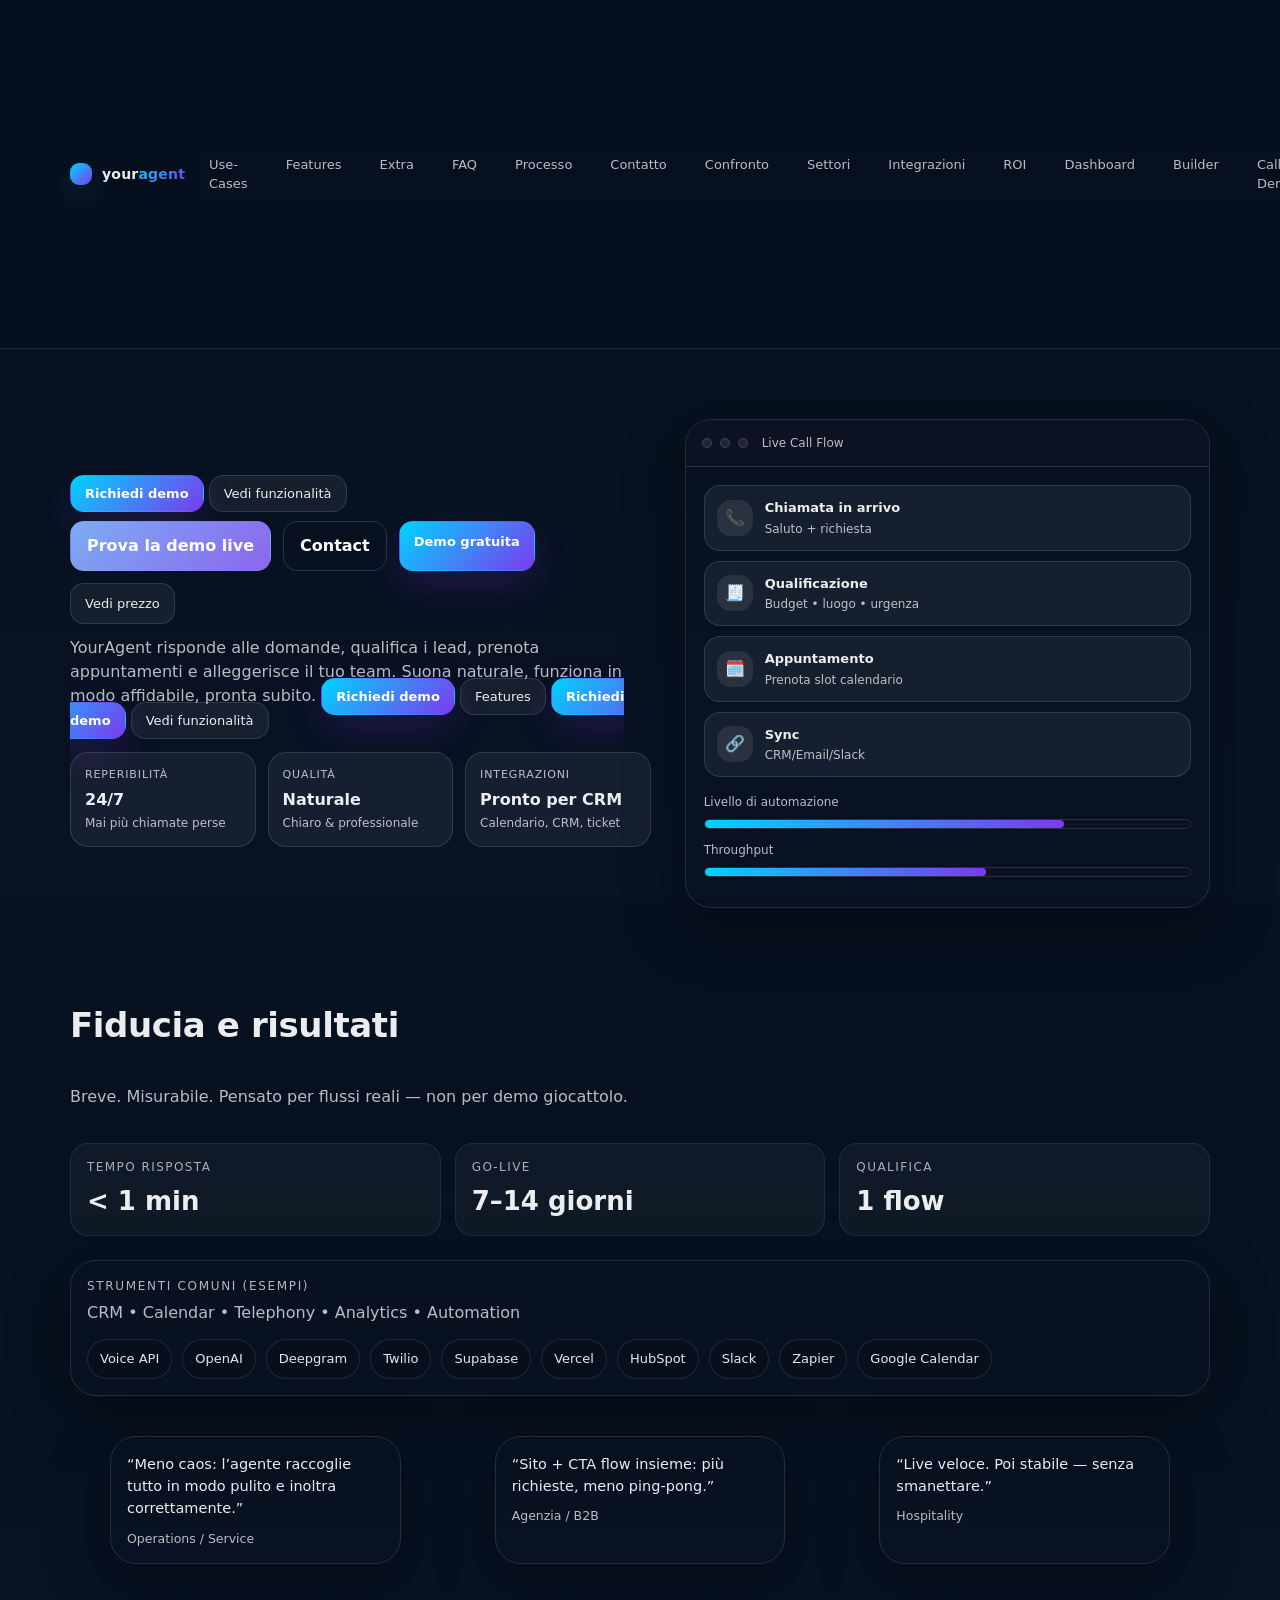
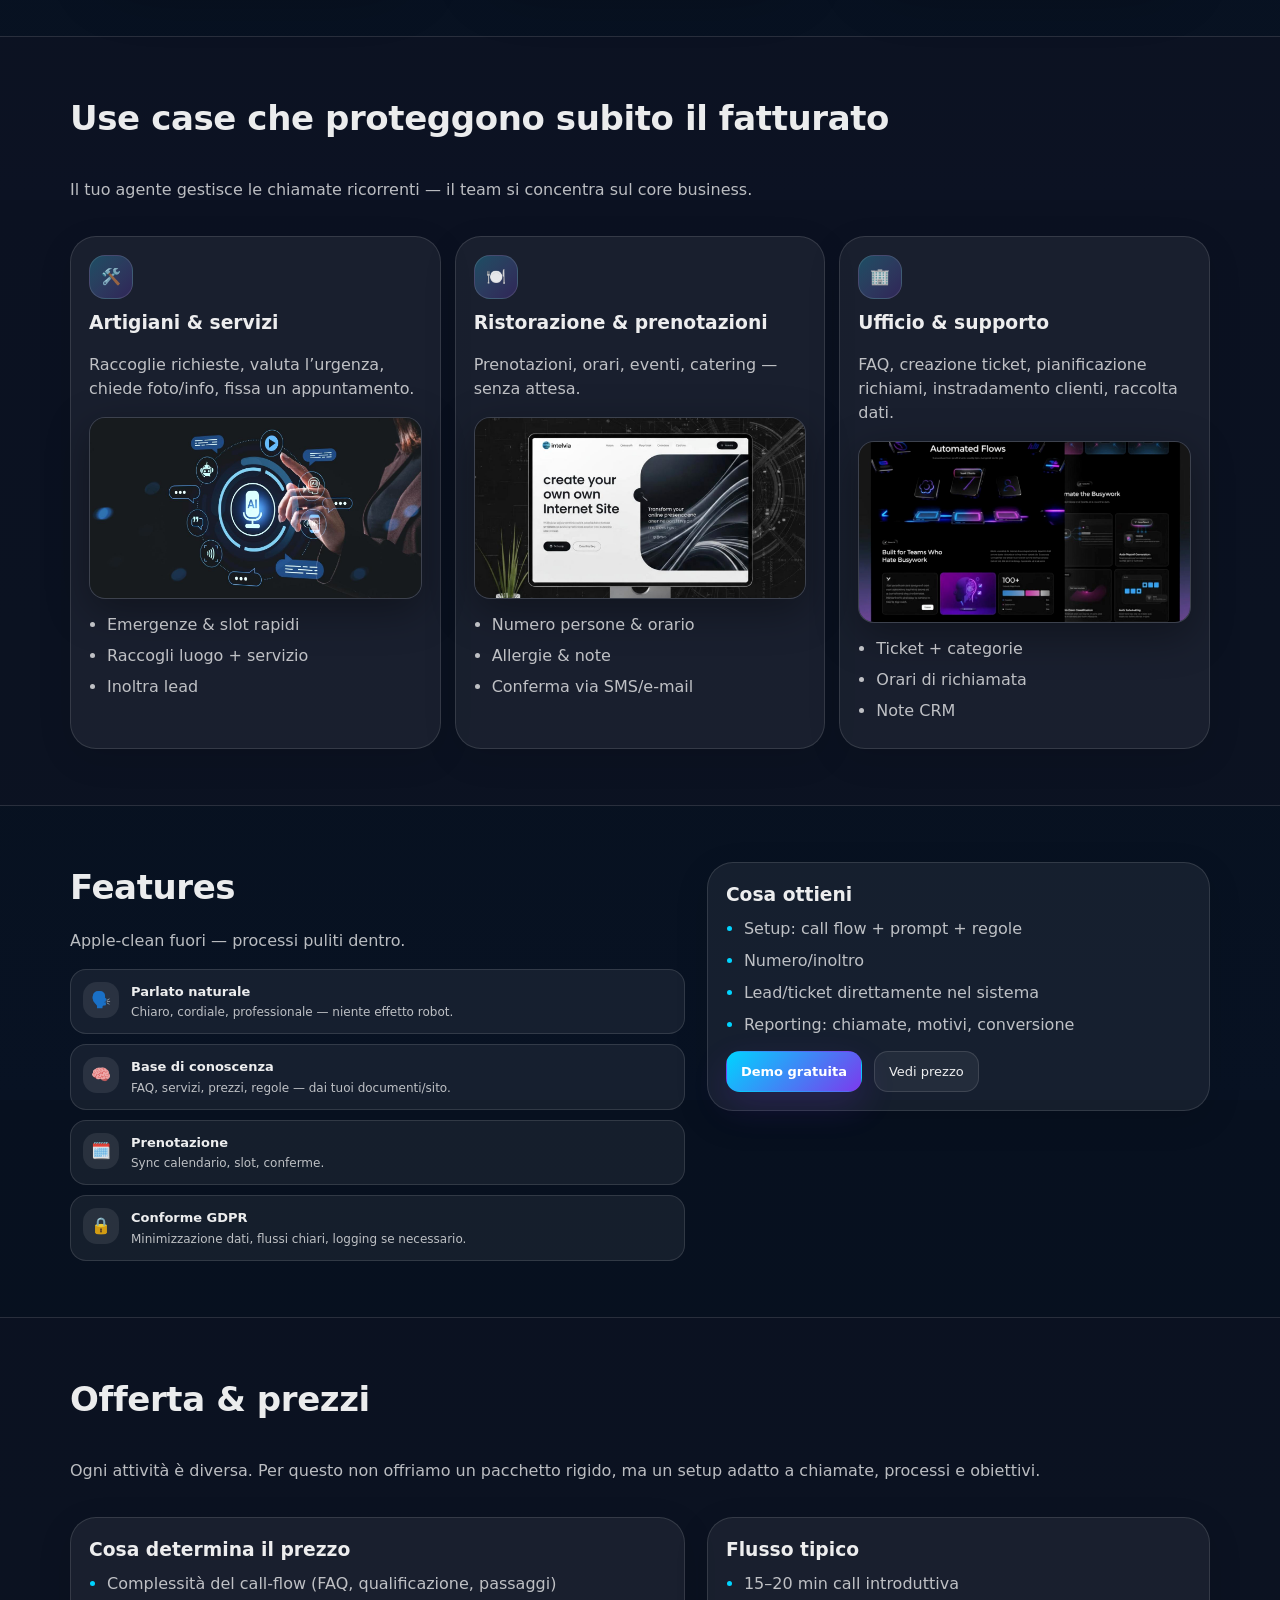
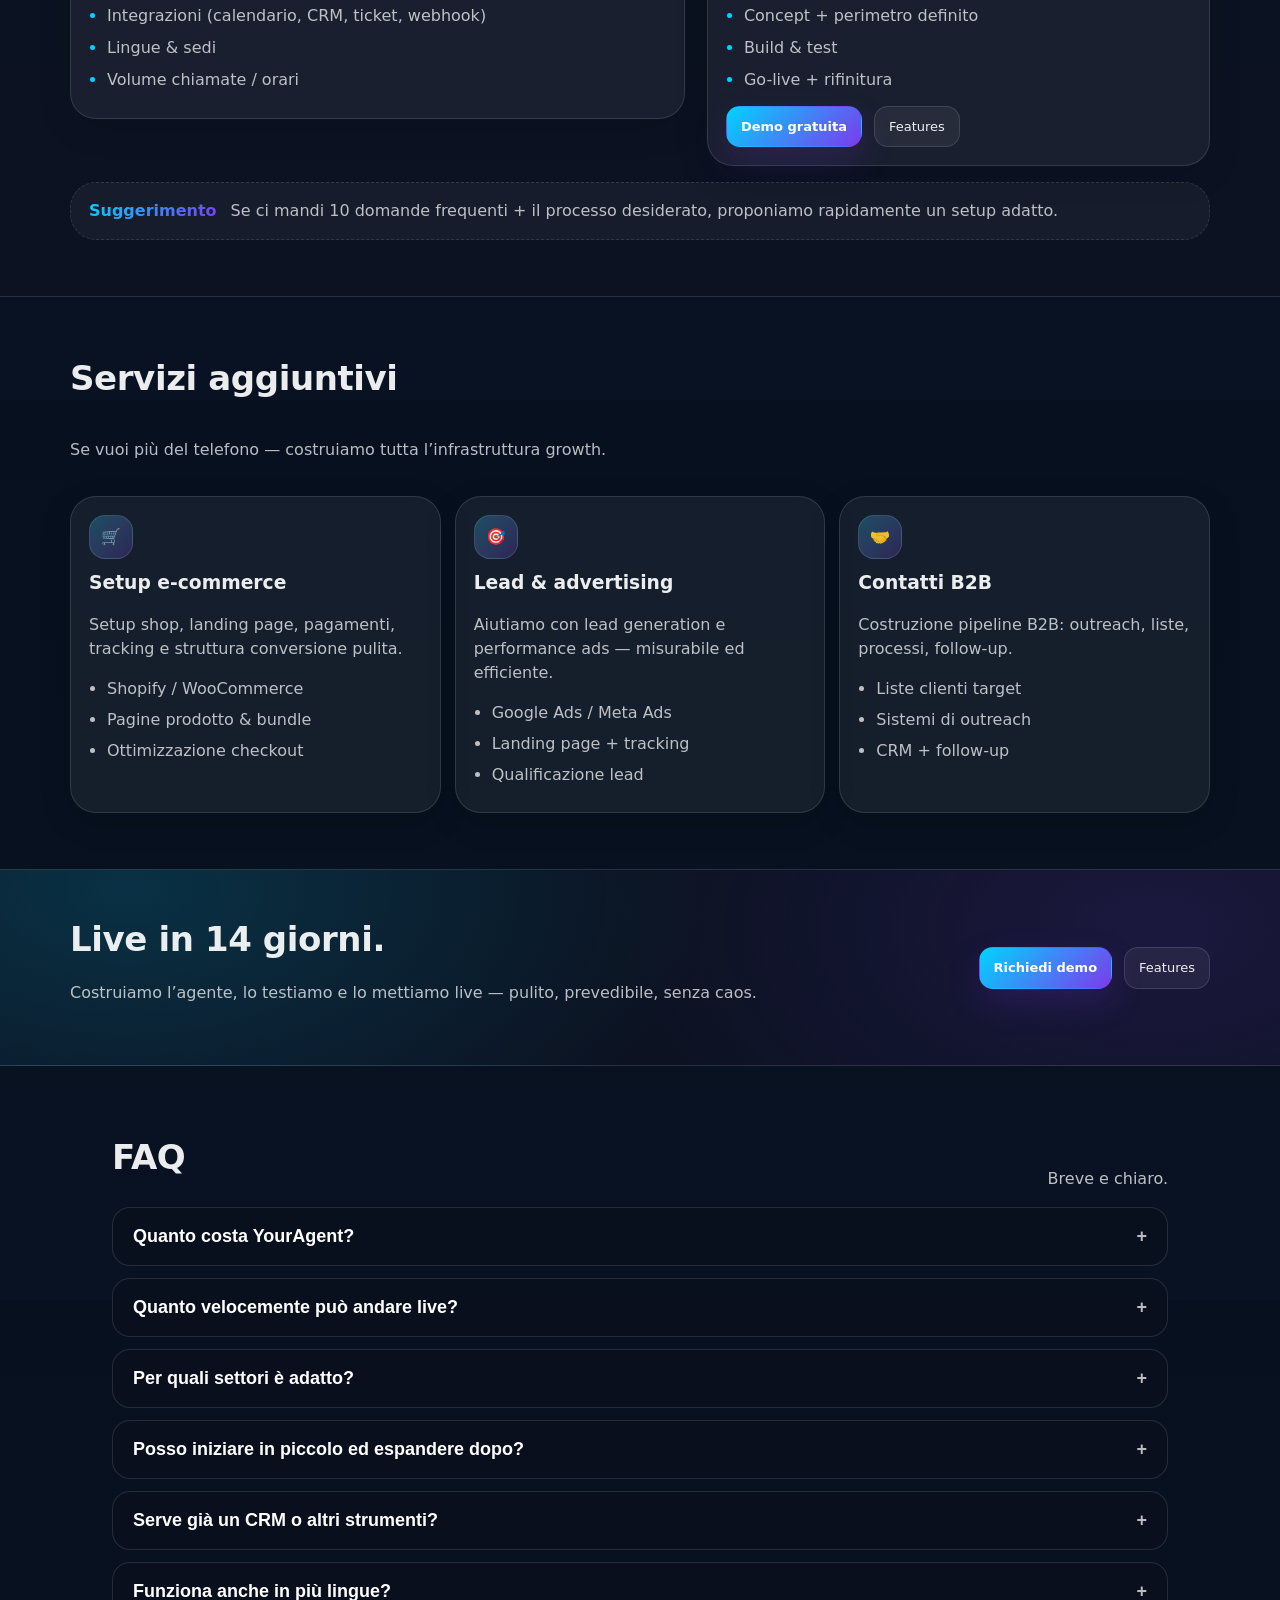
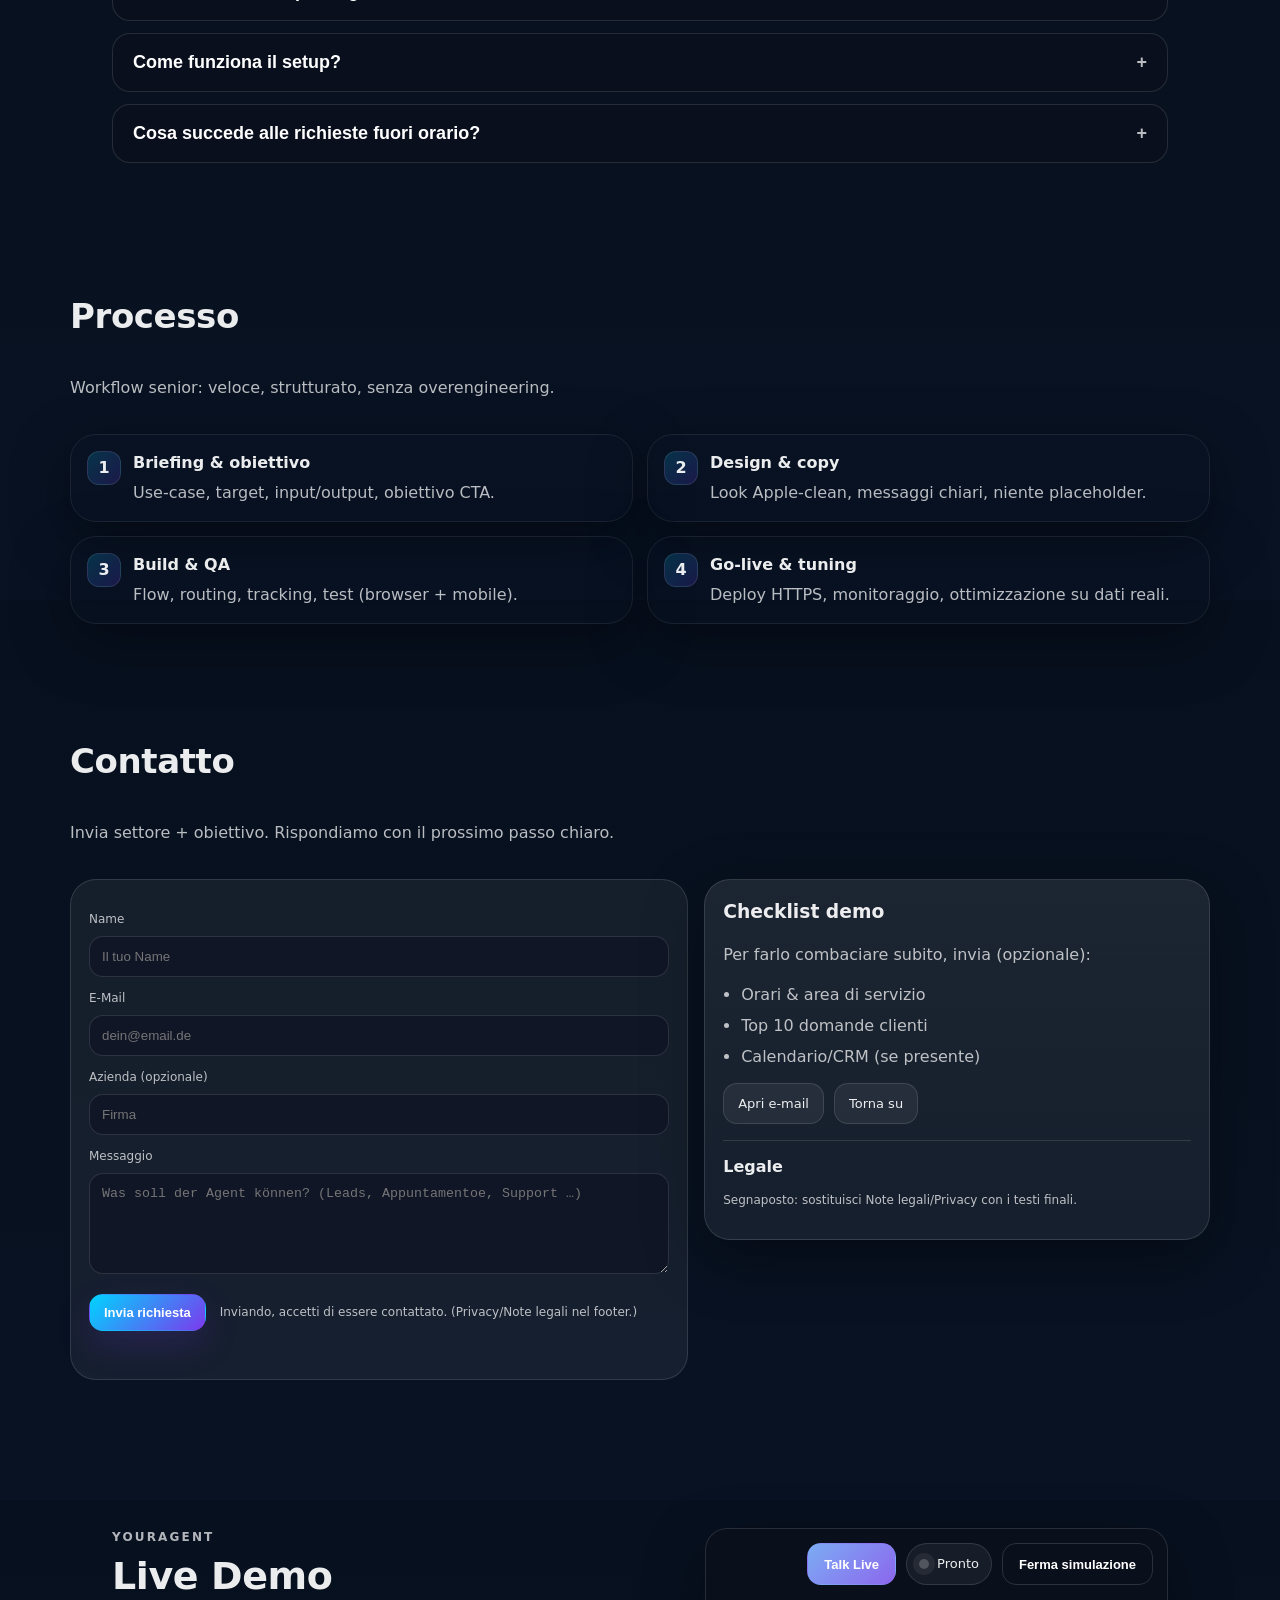
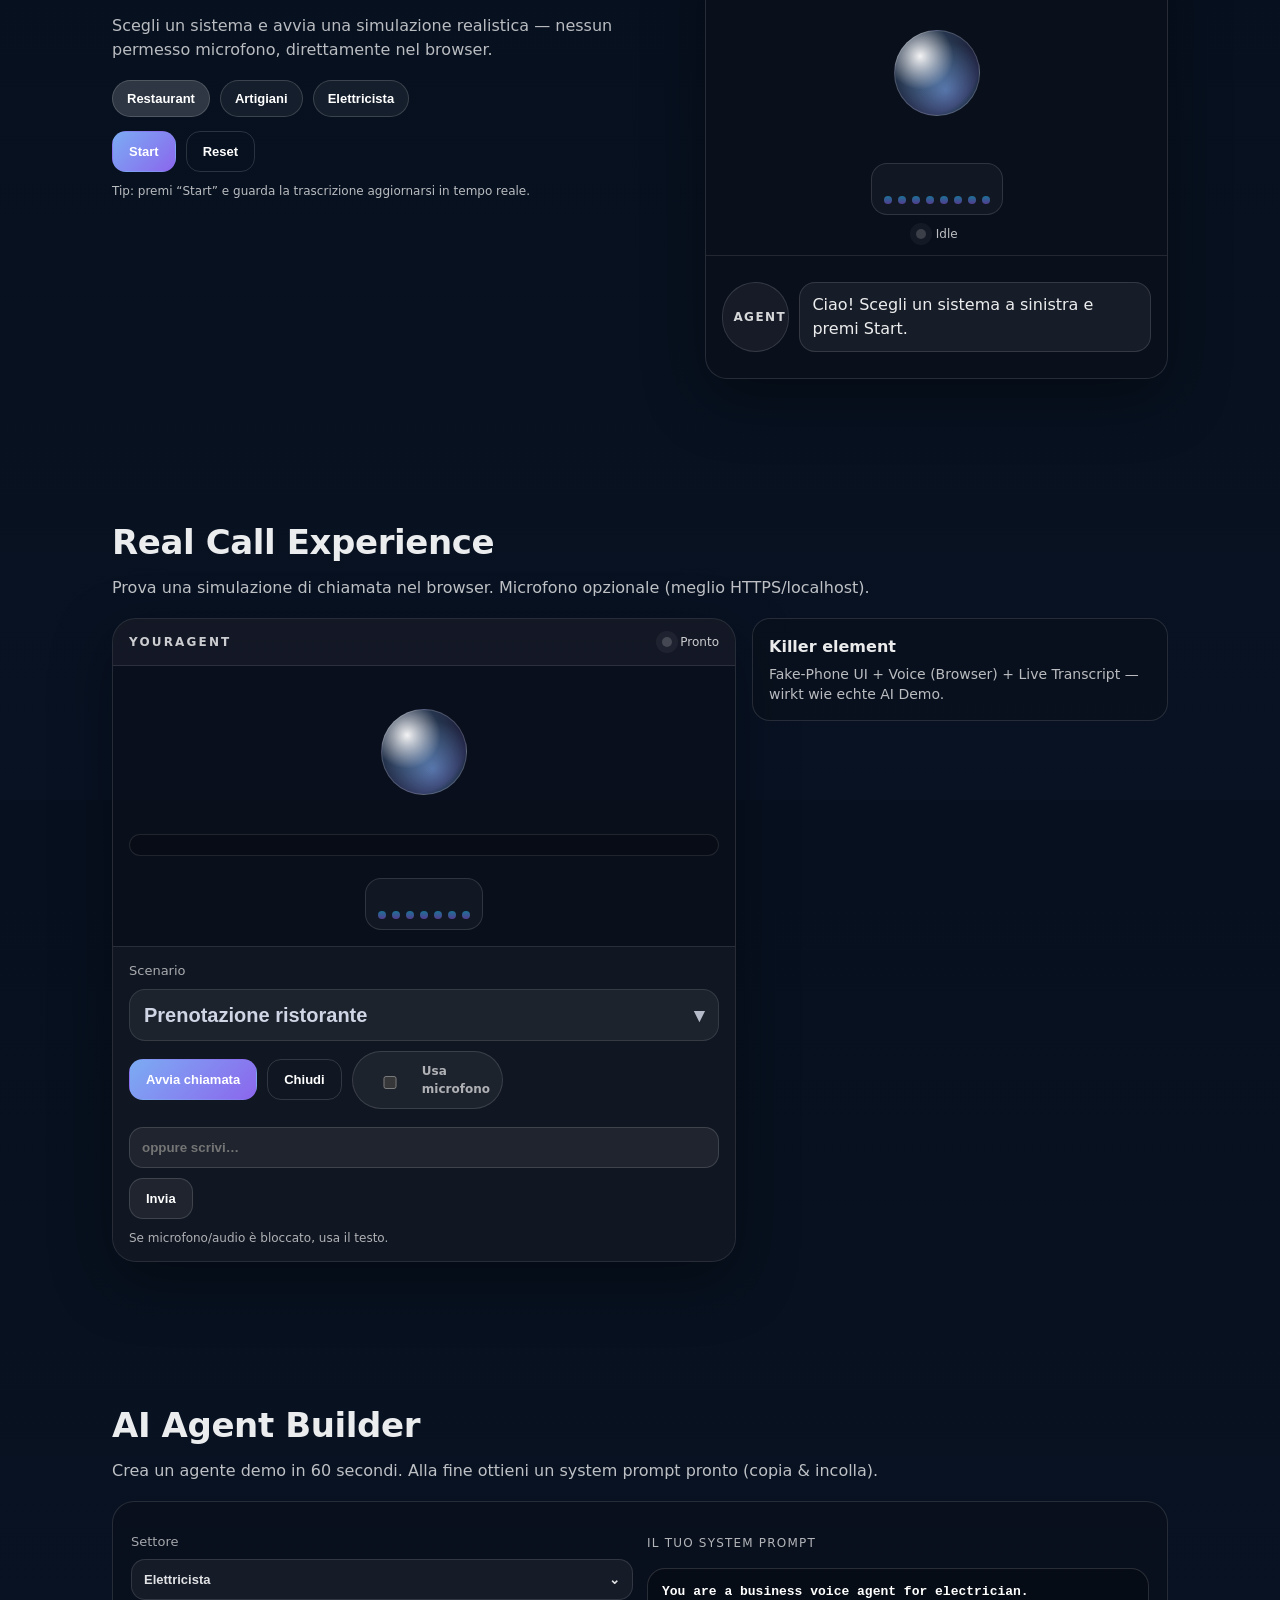
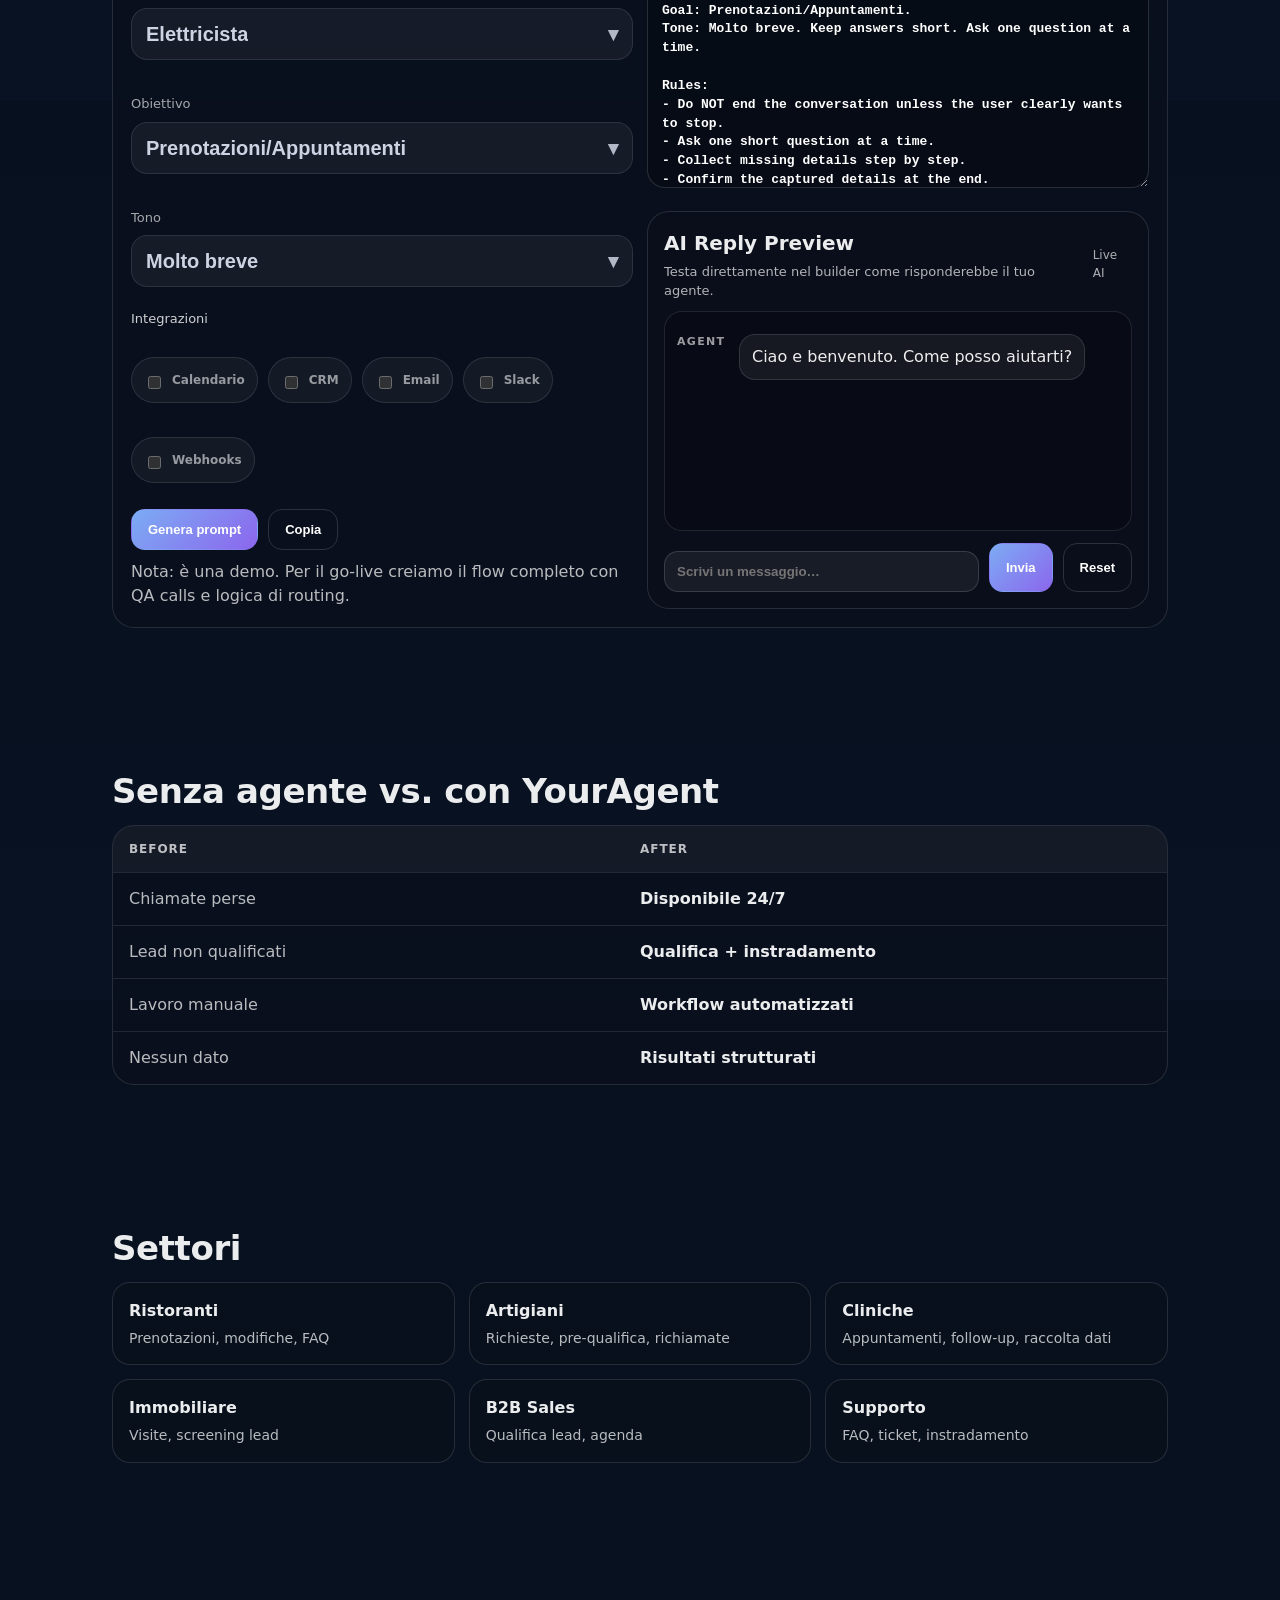
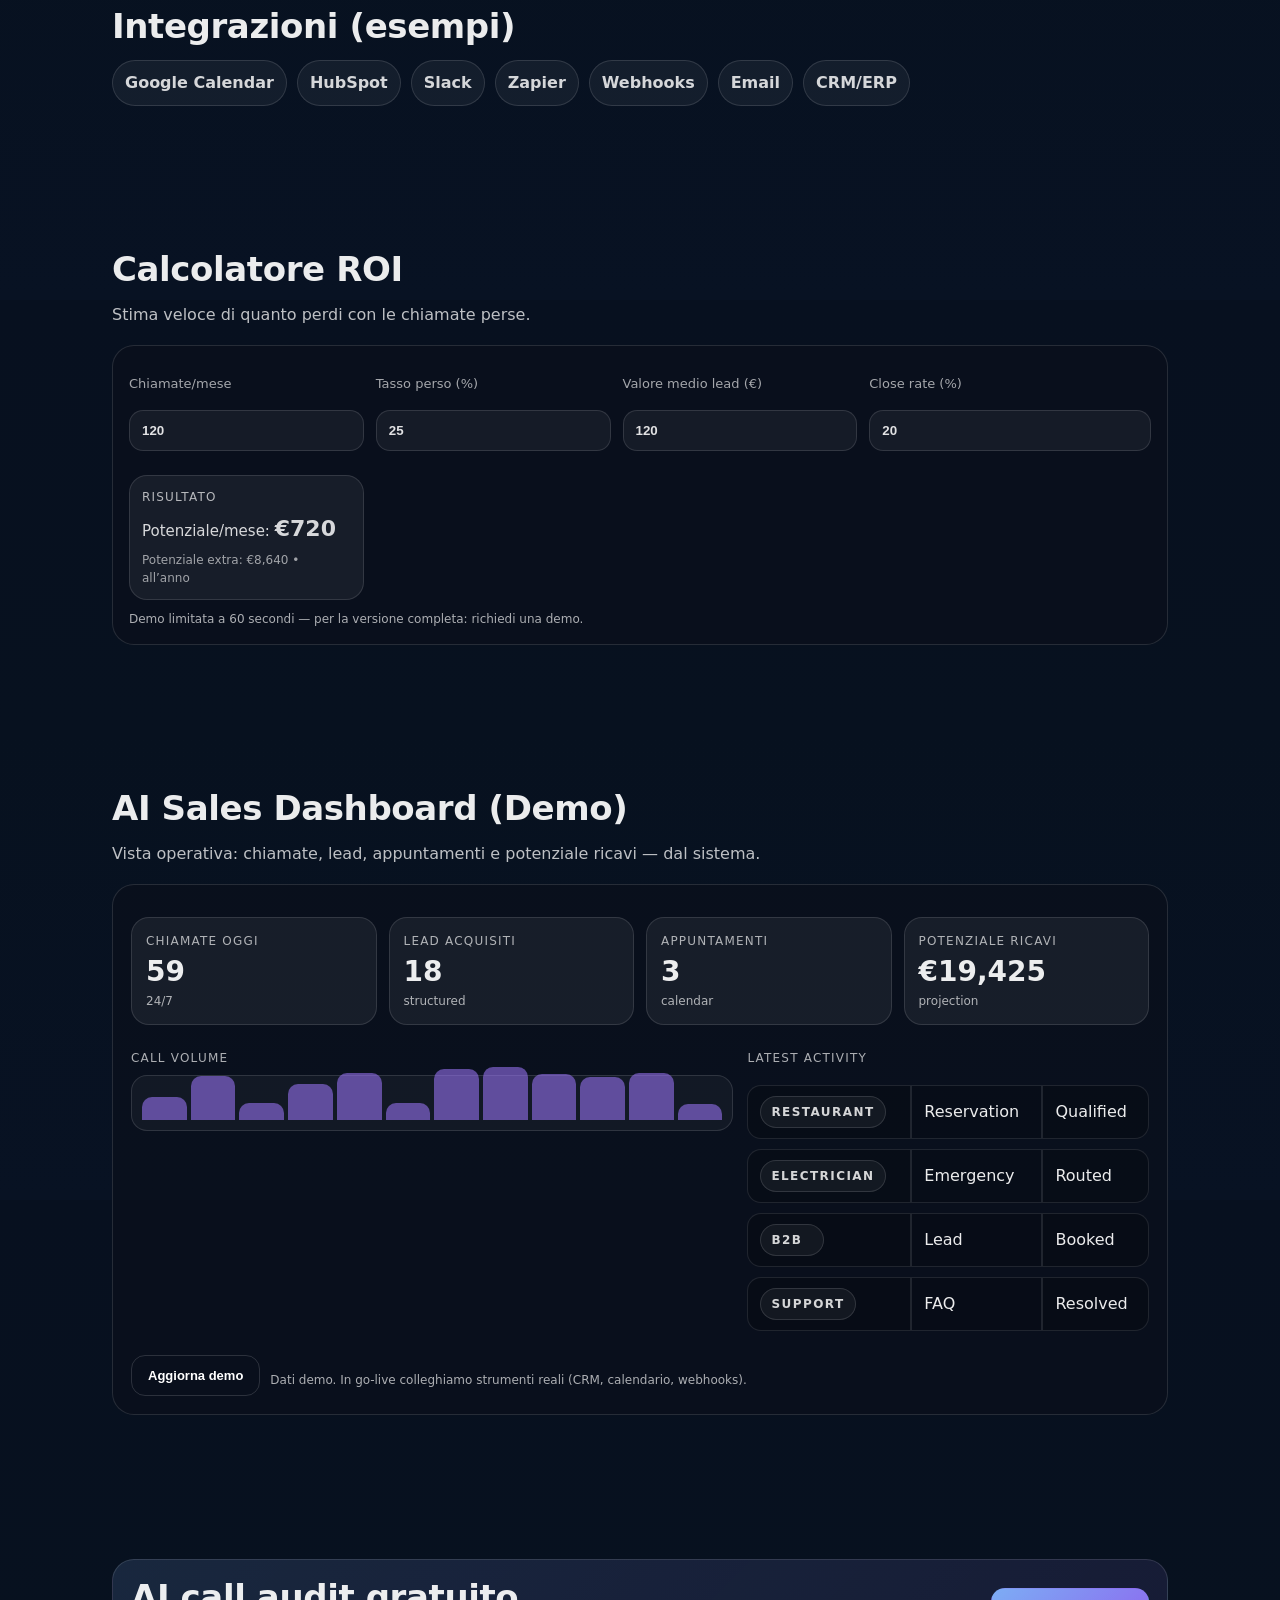
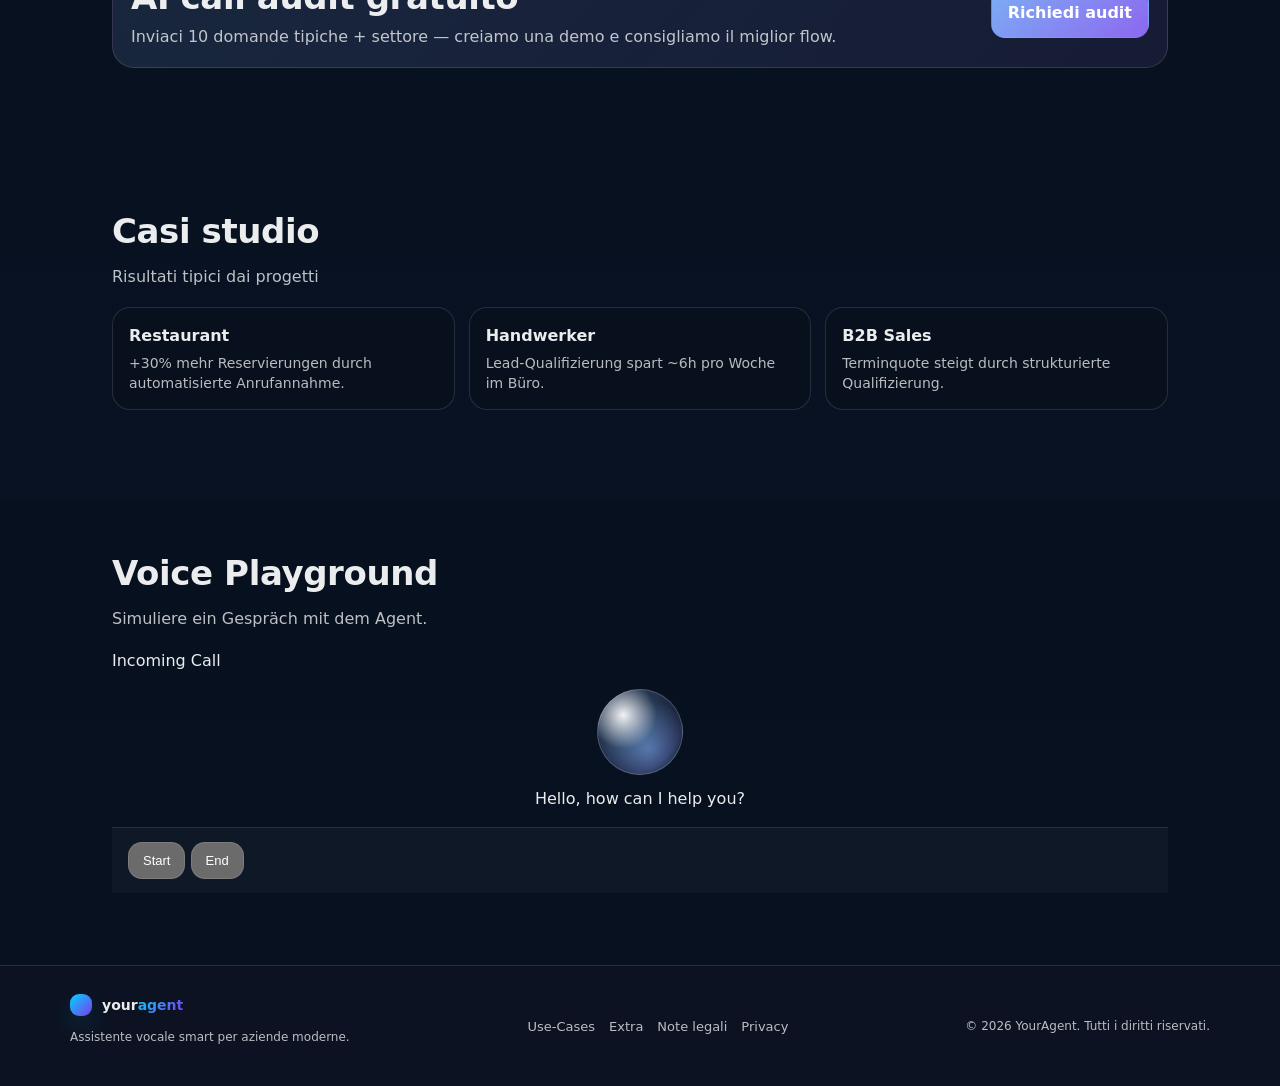
<file: it/index.html>
<!DOCTYPE html>

<html lang="it">
<head>
<meta charset="utf-8"/>
<meta content="width=device-width, initial-scale=1" name="viewport"/>
<title>YourAgent — assistente vocale smart per aziende</title>
<meta content="YourAgent: Smarter Voice Assistant für Anrufe, Appuntamentoe, Leads und Kundenservice. 24/7 erreichbar, Conforme GDPR, individuell trainiert." name="description"/>
<link href="../assets/favicon.svg" rel="icon" type="image/svg+xml"/>
<link as="style" href="../assets/styles.css" rel="preload"/>
<link href="../assets/styles.css" rel="stylesheet">
<style>
/* YA_DEMO_STYLES */
.ya-demo{padding:92px 0 72px}
.ya-demo__grid{max-width:1100px;margin:0 auto;padding:0 22px;display:grid;grid-template-columns:1.1fr .9fr;gap:28px;align-items:start}
@media (max-width: 920px){.ya-demo__grid{grid-template-columns:1fr;gap:18px} .ya-langbar{top:10px;right:10px}}
.ya-kicker{font-weight:700;letter-spacing:.18em;text-transform:uppercase;font-size:12px;opacity:.75}
.ya-muted{opacity:.78}
.ya-demo h2{font-size:38px;line-height:1.1;margin:10px 0 10px}
@media (max-width: 920px){.ya-demo h2{font-size:30px}}
.ya-demo__controls{display:flex;gap:10px;flex-wrap:wrap;margin:18px 0 14px}
.ya-pill{border:1px solid rgba(255,255,255,.16);background:rgba(255,255,255,.06);color:#fff;padding:10px 14px;border-radius:999px;font-weight:650;cursor:pointer}
.ya-pill:hover{background:rgba(255,255,255,.10)}
.ya-pill.is-active{background:rgba(255,255,255,.16)}
.ya-demo__ctaRow{display:flex;gap:10px;margin:10px 0 10px;flex-wrap:wrap}
.ya-btn{border-radius:14px;padding:12px 16px;font-weight:700;cursor:pointer;border:1px solid rgba(255,255,255,.14);background:rgba(255,255,255,.06);color:#fff}
.ya-btn--primary{background:linear-gradient(135deg, rgba(130,180,255,.95), rgba(150,110,255,.92));border-color:transparent}
.ya-btn--ghost{background:transparent}
.ya-btn:hover{filter:brightness(1.05)}
.ya-card{border:1px solid rgba(255,255,255,.12);background:rgba(12,16,26,.62);border-radius:22px;overflow:hidden;box-shadow:0 20px 60px rgba(0,0,0,.35)}
.ya-card__top{padding:18px 18px 12px;display:flex;flex-direction:column;align-items:center;gap:10px;border-bottom:1px solid rgba(255,255,255,.10)}
.ya-orbWrap{position:relative;width:140px;height:140px;display:grid;place-items:center}
.ya-orb{width:86px;height:86px;border-radius:50%;
  background:radial-gradient(circle at 30% 30%, rgba(255,255,255,.95), rgba(140,190,255,.22) 40%, rgba(160,120,255,.12) 72%, rgba(0,0,0,0) 78%),
             radial-gradient(circle at 60% 70%, rgba(130,180,255,.55), rgba(0,0,0,0) 62%);
  border:1px solid rgba(255,255,255,.18);
  transform:translateZ(0);
}
.ya-orbGlow{position:absolute;inset:0;border-radius:50%;
  background:radial-gradient(circle, rgba(130,180,255,.28), rgba(160,120,255,.18) 55%, rgba(0,0,0,0) 72%);
  filter: blur(14px);
  opacity:.9;
}
.ya-wave{display:flex;gap:6px;height:22px;align-items:flex-end}
.ya-wave span{width:6px;height:8px;border-radius:999px;background:rgba(255,255,255,.65);opacity:.55;transform-origin:bottom}
.ya-wave.is-playing span{animation:yaWave 1.05s infinite ease-in-out}
.ya-wave.is-playing span:nth-child(2){animation-delay:.08s}
.ya-wave.is-playing span:nth-child(3){animation-delay:.16s}
.ya-wave.is-playing span:nth-child(4){animation-delay:.24s}
.ya-wave.is-playing span:nth-child(5){animation-delay:.32s}
.ya-wave.is-playing span:nth-child(6){animation-delay:.40s}
.ya-wave.is-playing span:nth-child(7){animation-delay:.48s}
.ya-wave.is-playing span:nth-child(8){animation-delay:.56s}
@keyframes yaWave{0%,100%{height:8px;opacity:.45}50%{height:22px;opacity:.92}}
.ya-statusRow{display:flex;gap:10px;align-items:center;font-size:12px;opacity:.8}
.ya-statusDot{width:10px;height:10px;border-radius:50%;background:rgba(255,255,255,.25);box-shadow:0 0 0 6px rgba(255,255,255,.06)}
.ya-statusDot.on{background:rgba(120,255,200,.95);box-shadow:0 0 0 6px rgba(120,255,200,.14)}
.ya-transcript{padding:16px;max-height:340px;overflow:auto}
.ya-msg{display:flex;gap:10px;margin:10px 0}
.ya-badge{font-size:11px;font-weight:800;letter-spacing:.12em;text-transform:uppercase;opacity:.65;min-width:64px}
.ya-bubble{padding:10px 12px;border-radius:16px;border:1px solid rgba(255,255,255,.12);background:rgba(255,255,255,.06);max-width:520px}
.ya-msg--user .ya-bubble{background:rgba(130,180,255,.12);border-color:rgba(130,180,255,.22)}
.ya-demo__hint{font-size:12px;margin-top:10px}
</style>
<style>
  .ya-langbar{
    position:fixed; top:14px; right:14px; z-index:9999;
    display:flex; gap:8px; padding:8px 10px;
    border:1px solid rgba(255,255,255,.12);
    background:rgba(9,12,18,.55); backdrop-filter:none !important;
    border-radius:999px;
  }
  .ya-lang{
    font:600 12px/1.1 system-ui,-apple-system,Segoe UI,Roboto,Helvetica,Arial,sans-serif;
    letter-spacing:.06em; text-transform:uppercase;
    color:rgba(255,255,255,.82); text-decoration:none;
    padding:6px 8px; border-radius:999px;
  }
  .ya-lang:hover{ background: rgba(255,255,255,.10); color:#fff; }
  .ya-lang.is-active{ background: rgba(255,255,255,.16); color:#fff; }
</style>
</link>
<style>
html{scroll-behavior:smooth}
</style>

  <meta property="og:title" content="YourAgent — Assistente vocale smart"/>
  <meta property="og:description" content="Voice agent per chiamate, lead e prenotazioni. Live in 7–14 giorni."/>
  <meta property="og:type" content="website"/>
  <meta property="og:image" content="../assets/voice-ai.jpeg"/>
  <meta name="twitter:card" content="summary_large_image"/>


<style>
/* YA_V9 */
.ya-section{padding:72px 0}
.ya-wrap{max-width:1100px;margin:0 auto;padding:0 22px}
.ya-h2{font-size:34px;line-height:1.15;margin:0 0 14px}
.ya-p{opacity:.80;margin:0 0 18px}
@media(max-width:920px){.ya-h2{font-size:28px} .ya-section{padding:54px 0}}

.ya-compare{border:1px solid rgba(255,255,255,.12);background:rgba(12,16,26,.55);border-radius:22px;overflow:hidden}
.ya-compareHead,.ya-compareRow{display:grid;grid-template-columns:1fr 1fr}
.ya-compareHead{padding:14px 16px;background:rgba(255,255,255,.06);font-weight:800;letter-spacing:.08em;text-transform:uppercase;font-size:12px;opacity:.8}
.ya-compareRow{padding:14px 16px;border-top:1px solid rgba(255,255,255,.10)}
.ya-compareLeft{opacity:.78}
.ya-compareRight{font-weight:700}

.ya-grid3{display:grid;grid-template-columns:repeat(3,1fr);gap:14px}
@media(max-width:920px){.ya-grid3{grid-template-columns:1fr}}
.ya-miniCard{border:1px solid rgba(255,255,255,.12);background:rgba(12,16,26,.45);border-radius:18px;padding:16px}
.ya-miniTitle{font-weight:850;margin-bottom:6px}
.ya-miniText{opacity:.78;font-size:14px;line-height:1.4}

.ya-chips{display:flex;flex-wrap:wrap;gap:10px}
.ya-chip{display:inline-flex;align-items:center;gap:8px;padding:10px 12px;border-radius:999px;border:1px solid rgba(255,255,255,.14);background:rgba(255,255,255,.06);font-weight:700;opacity:.9}

.ya-roiCard{border:1px solid rgba(255,255,255,.12);background:rgba(12,16,26,.55);border-radius:22px;padding:16px}
.ya-roiGrid{display:grid;grid-template-columns:repeat(3,1fr) 1.2fr;gap:12px;align-items:end}
@media(max-width:920px){.ya-roiGrid{grid-template-columns:1fr; } }
.ya-field{display:flex;flex-direction:column;gap:8px;font-size:13px;opacity:.88}
.ya-field input{border-radius:14px;border:1px solid rgba(255,255,255,.14);background:rgba(255,255,255,.06);color:#fff;padding:12px 12px;font-weight:750;outline:none}
.ya-field input:focus{border-color:rgba(160,120,255,.6);box-shadow:0 0 0 4px rgba(160,120,255,.15)}
.ya-roiOut{border-radius:18px;border:1px solid rgba(255,255,255,.12);background:rgba(255,255,255,.06);padding:12px}
.ya-roiLabel{font-size:12px;letter-spacing:.10em;text-transform:uppercase;opacity:.75;margin-bottom:6px}
.ya-roiNumber{font-size:15px;opacity:.9}
.ya-roiNumber b{font-size:22px}
.ya-roiNote{margin-top:10px;font-size:12px;opacity:.72}

.ya-audit{display:flex;gap:14px;align-items:center;justify-content:space-between;flex-wrap:wrap;
  border:1px solid rgba(255,255,255,.12);background:linear-gradient(135deg, rgba(130,180,255,.14), rgba(160,120,255,.10));
  border-radius:22px;padding:18px}
</style>


<style>
/* YA_BUILDER */
.ya-builder{border:1px solid rgba(255,255,255,.12);background:rgba(12,16,26,.55);border-radius:22px;padding:18px}
.ya-builderGrid{display:grid;grid-template-columns:1fr 1fr;gap:14px}
@media(max-width:920px){.ya-builderGrid{grid-template-columns:1fr}}
.ya-select{width:100%;border-radius:14px;border:1px solid rgba(255,255,255,.14);background:rgba(255,255,255,.06);color:#fff;padding:12px 12px;font-weight:750;outline:none}
.ya-checks{display:flex;flex-wrap:wrap;gap:10px;margin-top:8px}
.ya-check{display:flex;gap:8px;align-items:center;border:1px solid rgba(255,255,255,.14);background:rgba(255,255,255,.06);padding:10px 12px;border-radius:999px;font-weight:700;opacity:.9}
.ya-check input{accent-color:#9cc3ff}
.ya-out{margin-top:14px}
.ya-textarea{width:100%;min-height:220px;resize:vertical;border-radius:18px;border:1px solid rgba(255,255,255,.14);background:rgba(0,0,0,.25);color:#fff;padding:14px;font:600 13px/1.45 ui-monospace,SFMono-Regular,Menlo,Monaco,Consolas,monospace}
.ya-row{display:flex;gap:10px;flex-wrap:wrap;align-items:center}
.ya-toast{position:fixed;left:50%;bottom:24px;transform:translateX(-50%);background:rgba(10,12,18,.75);border:1px solid rgba(255,255,255,.14);padding:10px 12px;border-radius:999px;backdrop-filter:none !important;opacity:0;pointer-events:none;transition:.22s}
.ya-toast.on{opacity:1}
</style>


<style>
/* YA_CALL_V14 */
.ya-callGrid{display:grid;grid-template-columns:1.2fr .8fr;gap:16px;align-items:start}
@media(max-width:920px){.ya-callGrid{grid-template-columns:1fr}}
.ya-callPhone{border:1px solid rgba(255,255,255,.12);background:rgba(12,16,26,.62);border-radius:24px;overflow:hidden;box-shadow:0 20px 60px rgba(0,0,0,.35)}
.ya-callTop{display:flex;justify-content:space-between;align-items:center;padding:14px 16px;border-bottom:1px solid rgba(255,255,255,.10);background:rgba(255,255,255,.04)}
.ya-callTitle{font-weight:900;letter-spacing:.18em;text-transform:uppercase;font-size:12px;opacity:.85}
.ya-callStatus{display:flex;gap:8px;align-items:center;font-size:12px;opacity:.85}
.ya-dot{width:10px;height:10px;border-radius:50%;background:rgba(255,255,255,.25);box-shadow:0 0 0 6px rgba(255,255,255,.06)}
.ya-dot.on{background:rgba(120,255,200,.95);box-shadow:0 0 0 6px rgba(120,255,200,.14)}
.ya-callBody{padding:16px;display:flex;flex-direction:column;align-items:center;gap:12px}
.ya-callTranscript{width:100%;max-height:260px;overflow:auto;padding:10px;border-radius:18px;border:1px solid rgba(255,255,255,.10);background:rgba(0,0,0,.18)}
.ya-line{display:flex;gap:10px;margin:10px 0}
.ya-line .tag{min-width:64px;font-size:11px;font-weight:900;letter-spacing:.12em;text-transform:uppercase;opacity:.65}
.ya-line .bubble{padding:10px 12px;border-radius:16px;border:1px solid rgba(255,255,255,.12);background:rgba(255,255,255,.06)}
.ya-line.user .bubble{background:rgba(130,180,255,.12);border-color:rgba(130,180,255,.22)}
.ya-callControls{padding:14px 16px;border-top:1px solid rgba(255,255,255,.10);background:rgba(255,255,255,.03)}
.ya-callSide{position:sticky;top:92px}
</style>


<style>
/* YA_DASH_V16 */
.ya-dashWrap{border:1px solid rgba(255,255,255,.12);background:rgba(12,16,26,.55);border-radius:22px;padding:18px}
.ya-kpis{display:grid;grid-template-columns:repeat(4,1fr);gap:12px;margin-top:14px}
@media(max-width:920px){.ya-kpis{grid-template-columns:1fr 1fr}}
.ya-kpi{border:1px solid rgba(255,255,255,.12);background:rgba(255,255,255,.06);border-radius:18px;padding:14px}
.ya-kpiLabel{font-size:12px;letter-spacing:.10em;text-transform:uppercase;opacity:.72;margin-bottom:8px}
.ya-kpiValue{font-size:28px;font-weight:900;line-height:1}
.ya-kpiSub{margin-top:6px;font-size:12px;opacity:.72}
.ya-dashGrid{display:grid;grid-template-columns:1.2fr .8fr;gap:14px;margin-top:14px}
@media(max-width:920px){.ya-dashGrid{grid-template-columns:1fr}}
.ya-miniTable{width:100%;border-collapse:separate;border-spacing:0 10px}
.ya-miniTable td{padding:10px 12px;background:rgba(0,0,0,.18);border:1px solid rgba(255,255,255,.10)}
.ya-miniTable td:first-child{border-radius:14px 0 0 14px}
.ya-miniTable td:last-child{border-radius:0 14px 14px 0}
.ya-badge{display:inline-flex;align-items:center;gap:8px;padding:6px 10px;border-radius:999px;border:1px solid rgba(255,255,255,.14);background:rgba(255,255,255,.06);font-weight:800;font-size:12px;opacity:.9}
.ya-spark{height:56px;border-radius:16px;border:1px solid rgba(255,255,255,.12);background:rgba(255,255,255,.04);display:flex;align-items:flex-end;gap:4px;padding:10px}
.ya-bar{flex:1;border-radius:10px 10px 0 0;background:rgba(160,120,255,.55)}
.ya-dashActions{display:flex;gap:10px;flex-wrap:wrap;margin-top:14px;align-items:center}
</style>


<style>
/* YA_V22 Industry Picker */
.ya-industry-enhanced{display:grid;gap:10px}
.ya-industry-trigger{
  width:100%;display:flex;justify-content:space-between;align-items:center;
  border-radius:14px;border:1px solid rgba(255,255,255,.14);
  background:rgba(255,255,255,.06);color:#fff;padding:12px 12px;font-weight:750;cursor:pointer;
}
.ya-industry-trigger:hover{background:rgba(255,255,255,.09)}
.ya-industry-panel{
  border:1px solid rgba(255,255,255,.12);background:rgba(12,16,26,.96);
  border-radius:18px;padding:12px;display:none;gap:12px;box-shadow:0 24px 80px rgba(0,0,0,.45)
}
.ya-industry-panel.open{display:grid}
.ya-search{
  width:100%;border-radius:12px;border:1px solid rgba(255,255,255,.14);
  background:rgba(255,255,255,.06);color:#fff;padding:12px 12px;font-weight:700;outline:none
}
.ya-search:focus{border-color:rgba(160,120,255,.6);box-shadow:0 0 0 4px rgba(160,120,255,.14)}
.ya-chipRow{display:flex;gap:8px;flex-wrap:wrap}
.ya-chipBtn{
  border:1px solid rgba(255,255,255,.14);background:rgba(255,255,255,.06);color:#fff;
  padding:8px 10px;border-radius:999px;font-weight:800;font-size:12px;cursor:pointer
}
.ya-chipBtn.active{background:rgba(160,120,255,.22);border-color:rgba(160,120,255,.45)}
.ya-optionList{
  max-height:280px;overflow:auto;display:grid;gap:8px;padding-right:4px
}
.ya-optionBtn{
  text-align:left;border:1px solid rgba(255,255,255,.10);background:rgba(255,255,255,.04);color:#fff;
  padding:10px 12px;border-radius:12px;font-weight:700;cursor:pointer
}
.ya-optionBtn:hover{background:rgba(255,255,255,.08)}
.ya-optionBtn small{display:block;opacity:.65;font-weight:600;margin-top:3px}
.ya-inlineMeta{display:flex;justify-content:space-between;gap:10px;align-items:center}
.ya-inlineMeta .ya-muted{font-size:12px}
.ya-miniDivider{height:1px;background:rgba(255,255,255,.08);margin:2px 0}
.ya-panelActions{display:flex;justify-content:space-between;gap:10px;align-items:center}
.ya-linkBtn{background:none;border:0;color:#cbd5ff;cursor:pointer;font-weight:800;padding:0}
.ya-linkBtn:hover{text-decoration:underline}
</style>


<style>
/* YA_V23_LIVE_PREVIEW */
.ya-previewCard{
  border:1px solid rgba(255,255,255,.12);
  background:rgba(12,16,26,.62);
  border-radius:22px;
  padding:16px;
  margin-top:16px;
}
.ya-previewHead{
  display:flex;
  justify-content:space-between;
  align-items:flex-start;
  gap:12px;
  margin-bottom:10px;
}
.ya-previewHead h3{
  margin:0;
  font-size:20px;
}
.ya-previewSub{
  margin:4px 0 0;
  opacity:.75;
  font-size:13px;
}
.ya-previewChat{
  border:1px solid rgba(255,255,255,.10);
  background:rgba(0,0,0,.18);
  border-radius:18px;
  min-height:220px;
  max-height:320px;
  overflow:auto;
  padding:12px;
}
.ya-previewMsg{
  display:flex;
  gap:10px;
  margin:10px 0;
}
.ya-previewTag{
  min-width:52px;
  font-size:11px;
  font-weight:900;
  letter-spacing:.12em;
  text-transform:uppercase;
  opacity:.65;
}
.ya-previewBubble{
  padding:10px 12px;
  border-radius:16px;
  border:1px solid rgba(255,255,255,.12);
  background:rgba(255,255,255,.06);
  max-width:100%;
}
.ya-previewMsg.user .ya-previewBubble{
  background:rgba(130,180,255,.12);
  border-color:rgba(130,180,255,.22);
}
.ya-previewInputRow{
  display:flex;
  gap:10px;
  margin-top:12px;
  flex-wrap:wrap;
}
.ya-previewInput{
  flex:1 1 300px;
  border-radius:14px;
  border:1px solid rgba(255,255,255,.14);
  background:rgba(255,255,255,.06);
  color:#fff;
  padding:12px 12px;
  font-weight:700;
  outline:none;
}
.ya-previewInput:focus{
  border-color:rgba(160,120,255,.6);
  box-shadow:0 0 0 4px rgba(160,120,255,.14);
}
.ya-previewMeta{
  font-size:12px;
  opacity:.72;
}
</style>


<style>
/* YA_V24_FIX */
html, body { background-attachment:scroll !important;!important; }
body, body * { animation-play-state: running; }
body.ya-theme-static, body.ya-theme-static * {
  animation: none !important;
  transition: none !important;
}
.ya-static-bg, .bg-orb, .gradient-bg, .theme-blob, .theme-glow, .theme-noise {
  animation: none !important;
  transform: none !important;
}
#yaScenarioNative{
  position:absolute !important; opacity:0 !important; pointer-events:none !important;
  width:0 !important; height:0 !important; overflow:hidden !important;
}
.ya-scenario-enhanced{display:grid;gap:10px}
.ya-scenario-trigger{
  width:100%;display:flex;justify-content:space-between;align-items:center;
  border-radius:14px;border:1px solid rgba(255,255,255,.14);
  background:rgba(255,255,255,.06);color:#fff;padding:12px 12px;font-weight:750;cursor:pointer;
}
.ya-scenario-panel{
  border:1px solid rgba(255,255,255,.12);background:rgba(12,16,26,.98);
  border-radius:18px;padding:12px;display:none;gap:12px;box-shadow:0 24px 80px rgba(0,0,0,.45);
  position:relative; z-index:9999;
}
.ya-scenario-panel.open{display:grid}
.ya-scenario-list{display:grid;gap:8px}
.ya-scenario-btn{
  text-align:left;border:1px solid rgba(255,255,255,.10);background:rgba(255,255,255,.04);color:#fff;
  padding:10px 12px;border-radius:12px;font-weight:700;cursor:pointer
}
.ya-scenario-btn:hover{background:rgba(255,255,255,.08)}
.ya-theme-lock{
  border:1px solid rgba(255,255,255,.14);background:rgba(255,255,255,.06);color:#fff;
  padding:8px 10px;border-radius:999px;font-weight:800;font-size:12px;cursor:pointer
}
</style>


<style>
/* YA_V25_SCROLL_AND_INPUT_FIX */
html, body{
  background-attachment: scroll !important;
}
body{
  transform: none !important;
  perspective: none !important;
}
body::before, body::after,
[class*="parallax"], [class*="scroll"], [class*="blob"], [class*="orb"], [class*="glow"], [class*="gradient"],
.bg-orb, .gradient-bg, .theme-blob, .theme-glow, .theme-noise{
  background-attachment: scroll !important;
  will-change: auto !important;
}
[data-scroll], [data-parallax], .parallax, .scroll-fx, .hero-bg, .hero-visual{
  transform: none !important;
  translate: none !important;
}
</style>


<style>
/* YA_V26_HARDFIX */
html, body { background-attachment: scroll !important; scroll-behavior: smooth; }
body, main, section, div { transform: none; }
body::before, body::after,
[class*="parallax"], [class*="blob"], [class*="glow"], [class*="noise"], [class*="gradient"], [class*="hero-bg"], [class*="hero-visual"],
.bg-orb, .gradient-bg, .theme-blob, .theme-glow, .theme-noise, .hero-bg, .hero-visual {
  animation: none !important;
  transition: none !important;
  transform: none !important;
  translate: none !important;
  background-attachment: scroll !important;
}
#yaCallOrb, .ya-orb, .ya-orbGlow {
  animation: none !important;
  transition: none !important;
  transform: none !important;
}
#yaCallInput { position: relative; z-index: 5; }
#yaCallSend, #yaCallStart, #yaCallEnd { position: relative; z-index: 5; cursor: pointer; }
</style>


<style>
/* YA_V27_VISUAL_STATIC_AND_NO_VAPI */
html, body {
  background: linear-gradient(180deg, #07101f 0%, #07111f 45%, #081223 100%) !important;
  background-attachment: scroll !important;
}
body::before, body::after,
.bg-orb, .gradient-bg, .theme-blob, .theme-glow, .theme-noise,
.hero-visual, [class*="blob"], [class*="glow"], [class*="noise"], [class*="parallax"] {
  display: none !important;
  animation: none !important;
  transform: none !important;
  filter: none !important;
}
header, nav, .topbar, .navbar, .site-header, .sticky, .sticky-nav, [class*="header"], [class*="nav"] {
  backdrop-filter:none !important;
  -webkit-backdrop-filter:none !important;
}
.glass, .glassCard, .glassmorphism, .blur, [class*="glass"] {
  backdrop-filter:none !important;
  -webkit-backdrop-filter:none !important;
}
</style>


<style>
/* YA_V28_THEME_TRIPLE_CHECK */
html, body{
  background: linear-gradient(180deg, #07101f 0%, #07111f 48%, #081223 100%) !important;
  background-attachment: scroll !important;
}
*{
  backdrop-filter: none !important;
  -webkit-backdrop-filter: none !important;
}
body::before, body::after,
.bg-orb, .gradient-bg, .theme-blob, .theme-glow, .theme-noise,
.hero-visual, .hero-bg, [class*="blob"], [class*="glow"], [class*="noise"], [class*="parallax"]{
  display:none !important;
  animation:none !important;
  transition:none !important;
  transform:none !important;
  filter:none !important;
  opacity:0 !important;
}
header, nav, .topbar, .navbar, .site-header, .sticky, .sticky-nav,
[class*="header"], [class*="nav"], .glass, .glassCard, .glassmorphism, .blur, [class*="glass"]{
  backdrop-filter:none !important;
  -webkit-backdrop-filter:none !important;
  background-image:none !important;
}
header, nav, .topbar, .navbar, .site-header{
  background: rgba(7,16,31,.96) !important;
}
section, main, div{
  background-attachment: scroll !important;
}
</style>


<style>
/* YA_V29_THEME_AND_CONVERSION */
.hero::before, .hero::after,
.hero-overlay, .hero-mask, .section-overlay, .bg-overlay,
[class*="hero-overlay"], [class*="hero-mask"], [class*="section-overlay"], [class*="bg-overlay"]{
  display:none !important;
  opacity:0 !important;
  background:none !important;
  content:none !important;
}
.hero, .heroSection, .hero-wrap, [class*="hero"]{
  background-image:none !important;
}
.ya-wave{
  display:flex; align-items:flex-end; gap:6px; height:52px;
  padding:10px 12px; border-radius:16px;
  border:1px solid rgba(255,255,255,.12); background:rgba(255,255,255,.04);
  margin-top:10px;
}
.ya-wave span{
  width:8px; border-radius:99px; background:linear-gradient(180deg, rgba(37,194,255,.95), rgba(150,99,255,.9));
  animation: yaWave 1.1s ease-in-out infinite;
}
.ya-wave span:nth-child(2){animation-delay:.08s}
.ya-wave span:nth-child(3){animation-delay:.16s}
.ya-wave span:nth-child(4){animation-delay:.24s}
.ya-wave span:nth-child(5){animation-delay:.32s}
.ya-wave span:nth-child(6){animation-delay:.40s}
.ya-wave span:nth-child(7){animation-delay:.48s}
@keyframes yaWave{
  0%,100%{height:10px; opacity:.6}
  50%{height:34px; opacity:1}
}
.ya-kpiYear{
  margin-top:6px; font-size:12px; opacity:.72;
}
.ya-previewCard .ya-previewHead{
  align-items:center;
}
</style>

<style>
/* YA_V30 */
.hero, .heroSection, .heroWrap, .heroShell, .heroSticky, .topSection {
  position: relative !important; top:auto !important; height:auto !important; min-height:auto !important;
  overflow:visible !important; border-bottom:none !important; box-shadow:none !important;
}
.hero::before, .hero::after, .hero-overlay, .hero-mask, .section-overlay, .bg-overlay,
[class*="hero-overlay"], [class*="hero-mask"], [class*="section-overlay"], [class*="bg-overlay"]{
  display:none !important; opacity:0 !important; background:none !important; content:none !important;
}
.ya-faqList{display:grid;gap:12px}
.ya-faqItem{border:1px solid rgba(255,255,255,.12);background:rgba(12,16,26,.55);border-radius:18px;overflow:hidden}
.ya-faqQ{width:100%;background:none;border:0;color:#fff;text-align:left;padding:18px 20px;font-weight:800;font-size:18px;cursor:pointer;display:flex;justify-content:space-between;gap:16px}
.ya-faqA{padding:0 20px 18px;color:rgba(255,255,255,.82);line-height:1.6;display:none}
.ya-faqItem.open .ya-faqA{display:block}
.ya-faqIcon{opacity:.72}
</style></head>
<body>
<a class="skip" href="#main">Vai al contenuto</a>
<header class="topbar">
<div class="container nav">
<a aria-label="YourAgent Start" class="brand" href="#top">
<span aria-hidden="true" class="mark"></span>
<span class="brandtext">your<span class="brandGrad">agent</span></span>
</a>
<nav aria-label="Hauptnavigation" class="links">
<a href="#usecases">Use-Cases</a>
<a href="#features">Features</a>
<a href="#leistungen">Extra</a>
<a class="navLink" href="#faq">FAQ</a><a class="navLink" href="#ablauf">Processo</a><a href="#kontakt">Contatto</a>

      <a href="#compare">Confronto</a>
      <a href="#industries">Settori</a>
      <a href="#integrations">Integrazioni</a>
      <a href="#roi">ROI</a>
      <a href="#dashboard">Dashboard</a>


      <a href="#builder">Builder</a>

      <a href="#real-call">Call Demo</a>
</nav>
<div class="actions">
<button aria-label="Theme wechseln" class="ghost" id="themeToggle" type="button">Theme</button>
<a class="cta" href="#kontakt">Richiedi demo</a>
<div aria-label="Language" class="langbarHeader">
<a class="ya-lang" data-lang="de" href="../de/index.html">DE</a>
<a class="ya-lang" data-lang="en" href="../en/index.html">EN</a>
<a class="ya-lang" data-lang="it" href="../it/index.html">IT</a>
<a class="ya-lang" data-lang="fr" href="../fr/index.html">FR</a>
<a class="ya-lang" data-lang="bg" href="../bg/index.html">BG</a>
</div>
</div>
</div>
</header>
<main id="main">
<!-- HERO -->
<section class="hero" id="top">
<div class="container heroGrid">
<div class="heroCopy">
<a class="cta" href="https://app.your-agent.tech/signup">Richiedi demo</a>
<a class="secondary" href="#features">Vedi funzionalità</a>
  <div class="ya-heroCtas" style="margin-top:16px; display:flex; gap:12px; flex-wrap:wrap;">
    <a class="ya-btn ya-btn--primary" href="#demo">Prova la demo live</a>
    <a class="ya-btn ya-btn--ghost" href="#contact">Contact</a>
<a class="cta" href="https://app.your-agent.tech/signup">Demo gratuita</a>
<a class="secondary" href="#angebot">Vedi prezzo</a>
<p class="lead">
            YourAgent risponde alle domande, qualifica i lead, prenota appuntamenti e alleggerisce il tuo team.
            Suona naturale, funziona in modo affidabile, pronta subito.
<a class="cta" href="https://app.your-agent.tech/signup">Richiedi demo</a>
<a class="secondary" href="#features">Features</a>
<a class="cta" href="#kontakt">Richiedi demo</a>
<a class="secondary" href="#features">Vedi funzionalità</a>
</div>
<div aria-label="Highlights" class="kpis" role="list">
<div class="kpi" role="listitem">
<div class="kpiTop">Reperibilità</div>
<div class="kpiVal">24/7</div>
<div class="kpiSub">Mai più chiamate perse</div>
</div>
<div class="kpi" role="listitem">
<div class="kpiTop">Qualità</div>
<div class="kpiVal">Naturale</div>
<div class="kpiSub">Chiaro &amp; professionale</div>
</div>
<div class="kpi" role="listitem">
<div class="kpiTop">Integrazioni</div>
<div class="kpiVal">Pronto per CRM</div>
<div class="kpiSub">Calendario, CRM, ticket</div>
</div>
</div>
</div>
<div aria-hidden="true" class="heroVisual">
<div class="card glass">
<div class="cardHead">
<span class="dot"></span><span class="dot"></span><span class="dot"></span>
<span class="title">Live Call Flow</span>
</div>
<div class="cardBody">
<div class="flow">
<div class="flowItem">
<div class="flowIcon">📞</div>
<div>
<div class="flowTitle">Chiamata in arrivo</div>
<div class="flowSub">Saluto + richiesta</div>
</div>
</div>
<div class="flowItem">
<div class="flowIcon">🧾</div>
<div>
<div class="flowTitle">Qualificazione</div>
<div class="flowSub">Budget • luogo • urgenza</div>
</div>
</div>
<div class="flowItem">
<div class="flowIcon">🗓️</div>
<div>
<div class="flowTitle">Appuntamento</div>
<div class="flowSub">Prenota slot calendario</div>
</div>
</div>
<div class="flowItem">
<div class="flowIcon">🔗</div>
<div>
<div class="flowTitle">Sync</div>
<div class="flowSub">CRM/Email/Slack</div>
</div>
</div>
</div>
<div class="metric">
<div class="metricLabel">Livello di automazione</div>
<div class="metricBar"><span style="width: 74%"></span></div>
</div>
<div class="metric">
<div class="metricLabel">Throughput</div>
<div class="metricBar"><span style="width: 58%"></span></div>
</div>
</div>
</div>
<div class="glow g1"></div>
<div class="glow g2"></div>
</div>
</div>
</section><section class="section" id="proof">
<div class="container">
<div class="sectionHead">
<h2>Fiducia e risultati</h2>
<p class="muted">Breve. Misurabile. Pensato per flussi reali — non per demo giocattolo.</p>
</div>
<div class="kpiRow">
<div class="kpiCard"><div class="kpiLabel">Tempo risposta</div><div class="kpiValue">&lt; 1 min</div></div>
<div class="kpiCard"><div class="kpiLabel">Go‑live</div><div class="kpiValue">7–14 giorni</div></div>
<div class="kpiCard"><div class="kpiLabel">Qualifica</div><div class="kpiValue">1 flow</div></div>
</div>
<div class="glass cardPad mt24">
<div class="rowBetween">
<div>
<div class="smallCaps">Strumenti comuni (esempi)</div>
<div class="muted" style="margin-top:6px">CRM • Calendar • Telephony • Analytics • Automation</div>
</div>
</div>
<div class="logoRow"><span class="chip">Voice API</span><span class="chip">OpenAI</span><span class="chip">Deepgram</span><span class="chip">Twilio</span><span class="chip">Supabase</span><span class="chip">Vercel</span><span class="chip">HubSpot</span><span class="chip">Slack</span><span class="chip">Zapier</span><span class="chip">Google Calendar</span></div>
</div>
<div class="quoteGrid mt24">
<figure class="glass quoteCard">
<blockquote>“Meno caos: l’agente raccoglie tutto in modo pulito e inoltra correttamente.”</blockquote>
<figcaption class="muted">Operations / Service</figcaption>
</figure>
<figure class="glass quoteCard">
<blockquote>“Sito + CTA flow insieme: più richieste, meno ping‑pong.”</blockquote>
<figcaption class="muted">Agenzia / B2B</figcaption>
</figure>
<figure class="glass quoteCard">
<blockquote>“Live veloce. Poi stabile — senza smanettare.”</blockquote>
<figcaption class="muted">Hospitality</figcaption>
</figure>
</div>
</div>
</section>
<!-- USE CASES -->
<section class="section alt" id="usecases">
<div class="container">
<div class="sectionHead">
<h2>Use case che proteggono subito il fatturato</h2>
<p class="muted">Il tuo agente gestisce le chiamate ricorrenti — il team si concentra sul core business.</p>
</div>
<div class="grid3">
<article class="service">
<div class="serviceIcon">🛠️</div>
<h3>Artigiani &amp; servizi</h3>
<p class="muted">Raccoglie richieste, valuta l’urgenza, chiede foto/info, fissa un appuntamento.</p>
<a aria-label="Preview image" class="serviceMedia" data-lightbox="../assets/img/voice-ai.jpeg" href="../assets/img/voice-ai.jpeg">
<img alt="Use case preview" decoding="async" loading="lazy" src="../assets/img/voice-ai.jpeg"/>
</a>
<ul class="bullets">
<li>Emergenze &amp; slot rapidi</li>
<li>Raccogli luogo + servizio</li>
<li>Inoltra lead</li>
</ul>
</article>
<article class="service">
<div class="serviceIcon">🍽️</div>
<h3>Ristorazione &amp; prenotazioni</h3>
<p class="muted">Prenotazioni, orari, eventi, catering — senza attesa.</p>
<a aria-label="Preview image" class="serviceMedia" data-lightbox="../assets/img/website-system.jpeg" href="../assets/img/website-system.jpeg">
<img alt="Use case preview" decoding="async" loading="lazy" src="../assets/img/website-system.jpeg"/>
</a>
<ul class="bullets">
<li>Numero persone &amp; orario</li>
<li>Allergie &amp; note</li>
<li>Conferma via SMS/e-mail</li>
</ul>
</article>
<article class="service">
<div class="serviceIcon">🏢</div>
<h3>Ufficio &amp; supporto</h3>
<p class="muted">FAQ, creazione ticket, pianificazione richiami, instradamento clienti, raccolta dati.</p>
<a aria-label="Preview image" class="serviceMedia" data-lightbox="../assets/img/automation.jpeg" href="../assets/img/automation.jpeg">
<img alt="Use case preview" decoding="async" loading="lazy" src="../assets/img/automation.jpeg"/>
</a>
<ul class="bullets">
<li>Ticket + categorie</li>
<li>Orari di richiamata</li>
<li>Note CRM</li>
</ul>
</article>
</div>
</div>
</section>
<!-- FEATURES -->
<section class="section" id="features">
<div class="container">
<div class="split">
<div>
<h2>Features</h2>
<p class="muted">Apple-clean fuori — processi puliti dentro.</p>
<div class="featureList">
<div class="feature">
<div class="featureIcon">🗣️</div>
<div>
<div class="featureTitle">Parlato naturale</div>
<div class="featureSub">Chiaro, cordiale, professionale — niente effetto robot.</div>
</div>
</div>
<div class="feature">
<div class="featureIcon">🧠</div>
<div>
<div class="featureTitle">Base di conoscenza</div>
<div class="featureSub">FAQ, servizi, prezzi, regole — dai tuoi documenti/sito.</div>
</div>
</div>
<div class="feature">
<div class="featureIcon">🗓️</div>
<div>
<div class="featureTitle">Prenotazione</div>
<div class="featureSub">Sync calendario, slot, conferme.</div>
</div>
</div>
<div class="feature">
<div class="featureIcon">🔒</div>
<div>
<div class="featureTitle">Conforme GDPR</div>
<div class="featureSub">Minimizzazione dati, flussi chiari, logging se necessario.</div>
</div>
</div>
</div>
</div>
<div class="panel">
<h3>Cosa ottieni</h3>
<ul class="check">
<li>Setup: call flow + prompt + regole</li>
<li>Numero/inoltro</li>
<li>Lead/ticket direttamente nel sistema</li>
<li>Reporting: chiamate, motivi, conversione</li>
</ul>
<div class="panelCta">
<a class="cta" href="#kontakt">Demo gratuita</a>
<a class="secondary" href="#angebot">Vedi prezzo</a>
</div>
</div>
</div>
</div>
</section>
<!-- ANGEBOT -->
<section class="section alt" id="angebot">
<div class="container">
<div class="sectionHead">
<h2>Offerta &amp; prezzi</h2>
<p class="muted">Ogni attività è diversa. Per questo non offriamo un pacchetto rigido, ma un setup adatto a chiamate, processi e obiettivi.</p>
</div>
<div class="split">
<div class="panel">
<h3>Cosa determina il prezzo</h3>
<ul class="check">
<li>Complessità del call-flow (FAQ, qualificazione, passaggi)</li>
<li>Integrazioni (calendario, CRM, ticket, webhook)</li>
<li>Lingue &amp; sedi</li>
<li>Volume chiamate / orari</li>
</ul>
</div>
<div class="panel">
<h3>Flusso tipico</h3>
<ul class="check">
<li>15–20 min call introduttiva</li>
<li>Concept + perimetro definito</li>
<li>Build &amp; test</li>
<li>Go-live + rifinitura</li>
</ul>
<div class="panelCta">
<a class="cta" href="#kontakt">Demo gratuita</a>
<a class="secondary" href="#features">Features</a>
</div>
</div>
</div>
<div class="note">
<div class="noteTitle">Suggerimento</div>
<div class="noteText">Se ci mandi 10 domande frequenti + il processo desiderato, proponiamo rapidamente un setup adatto.</div>
</div>
</div>
</section>
<!-- ZUSATZLEISTUNGEN -->
<section class="section" id="leistungen">
<div class="container">
<div class="sectionHead">
<h2>Servizi aggiuntivi</h2>
<p class="muted">Se vuoi più del telefono — costruiamo tutta l’infrastruttura growth.</p>
</div>
<div class="grid3">
<article class="service">
<div class="serviceIcon">🛒</div>
<h3>Setup e-commerce</h3>
<p class="muted">Setup shop, landing page, pagamenti, tracking e struttura conversione pulita.</p>
<ul class="bullets">
<li>Shopify / WooCommerce</li>
<li>Pagine prodotto &amp; bundle</li>
<li>Ottimizzazione checkout</li>
</ul>
</article>
<article class="service">
<div class="serviceIcon">🎯</div>
<h3>Lead &amp; advertising</h3>
<p class="muted">Aiutiamo con lead generation e performance ads — misurabile ed efficiente.</p>
<ul class="bullets">
<li>Google Ads / Meta Ads</li>
<li>Landing page + tracking</li>
<li>Qualificazione lead</li>
</ul>
</article>
<article class="service">
<div class="serviceIcon">🤝</div>
<h3>Contatti B2B</h3>
<p class="muted">Costruzione pipeline B2B: outreach, liste, processi, follow-up.</p>
<ul class="bullets">
<li>Liste clienti target</li>
<li>Sistemi di outreach</li>
<li>CRM + follow-up</li>
</ul>
</article>
</div>
</div>
</section>
<!-- CTA -->
<section class="ctaBand">
<div class="container ctaGrid">
<div>
<h2>Live in 14 giorni.</h2>
<p class="muted">Costruiamo l’agente, lo testiamo e lo mettiamo live — pulito, prevedibile, senza caos.</p>
</div>
<div class="ctaBtns">
<a class="cta" href="#kontakt">Richiedi demo</a>
<a class="secondary" href="#features">Features</a>
</div>
</div>
</section>
<!-- KONTAKT -->
<section class="ya-section" id="faq"><div class="ya-wrap"><div class="rowBetween" style="gap:14px; align-items:end; margin-bottom:16px;"><div><h2 class="ya-h2">FAQ</h2></div><div class="ya-p" style="margin:0">Breve e chiaro.</div></div><div class="ya-faqList"><div class="ya-faqItem"><button class="ya-faqQ" type="button"><span>Quanto costa YourAgent?</span><span class="ya-faqIcon">+</span></button><div class="ya-faqA">Il setup dipende da use case, flow, integrazioni e profondità del progetto. Di solito i progetti partono da circa 3.000 € e crescono in base ad automazioni, sito e CRM.</div></div><div class="ya-faqItem"><button class="ya-faqQ" type="button"><span>Quanto velocemente può andare live?</span><span class="ya-faqIcon">+</span></button><div class="ya-faqA">I setup semplici possono andare live in 7–14 giorni. Progetti più complessi con più flow, integrazioni o più lingue richiedono più tempo.</div></div><div class="ya-faqItem"><button class="ya-faqQ" type="button"><span>Per quali settori è adatto?</span><span class="ya-faqIcon">+</span></button><div class="ya-faqA">Funziona molto bene per artigiani, servizi locali, ristoranti, studi, team B2B e aziende con richieste ricorrenti, prenotazioni o pre-qualifica.</div></div><div class="ya-faqItem"><button class="ya-faqQ" type="button"><span>Posso iniziare in piccolo ed espandere dopo?</span><span class="ya-faqIcon">+</span></button><div class="ya-faqA">Sì. Puoi iniziare con una base chiara e aggiungere poi sito, CRM, routing, automazioni, follow-up o altre lingue.</div></div><div class="ya-faqItem"><button class="ya-faqQ" type="button"><span>Serve già un CRM o altri strumenti?</span><span class="ya-faqIcon">+</span></button><div class="ya-faqA">No. Se hai già strumenti li colleghiamo. Se non li hai, impostiamo il sistema in modo che tu possa partire bene ed espandere dopo.</div></div><div class="ya-faqItem"><button class="ya-faqQ" type="button"><span>Funziona anche in più lingue?</span><span class="ya-faqIcon">+</span></button><div class="ya-faqA">Sì. I flow multilingua sono possibili se vengono progettati e testati bene. L’importante è mantenere coerenza tra lingua, routing e contenuti.</div></div><div class="ya-faqItem"><button class="ya-faqQ" type="button"><span>Come funziona il setup?</span><span class="ya-faqIcon">+</span></button><div class="ya-faqA">Di solito: briefing → flow/logica → prompt e struttura → test → go-live → rifinitura. L’obiettivo è un sistema chiaro e stabile, non complicazioni inutili.</div></div><div class="ya-faqItem"><button class="ya-faqQ" type="button"><span>Cosa succede alle richieste fuori orario?</span><span class="ya-faqIcon">+</span></button><div class="ya-faqA">Proprio lì c’è il maggiore valore: l’agente raccoglie richieste, dati, pre-qualifica e instrada correttamente, così si perdono meno lead.</div></div></div></div></section><section class="section" id="ablauf">
<div class="container">
<div class="sectionHead">
<h2>Processo</h2>
<p class="muted">Workflow senior: veloce, strutturato, senza overengineering.</p>
</div>
<div class="stepGrid">
<div class="stepCard glass">
<div class="stepNum">1</div>
<div class="stepBody">
<div class="stepTitle">Briefing &amp; obiettivo</div>
<div class="muted">Use‑case, target, input/output, obiettivo CTA.</div>
</div>
</div>
<div class="stepCard glass">
<div class="stepNum">2</div>
<div class="stepBody">
<div class="stepTitle">Design &amp; copy</div>
<div class="muted">Look Apple‑clean, messaggi chiari, niente placeholder.</div>
</div>
</div>
<div class="stepCard glass">
<div class="stepNum">3</div>
<div class="stepBody">
<div class="stepTitle">Build &amp; QA</div>
<div class="muted">Flow, routing, tracking, test (browser + mobile).</div>
</div>
</div>
<div class="stepCard glass">
<div class="stepNum">4</div>
<div class="stepBody">
<div class="stepTitle">Go‑live &amp; tuning</div>
<div class="muted">Deploy HTTPS, monitoraggio, ottimizzazione su dati reali.</div>
</div>
</div>
</div>
</div>
</section><section class="section" id="kontakt">
<div class="container">
<div class="sectionHead">
<h2>Contatto</h2>
<p class="muted">Invia settore + obiettivo. Rispondiamo con il prossimo passo chiaro.</p>
</div>
<div class="contactGrid">
<form class="form" id="contactForm">
<label>
              Name
              <input autocomplete="name" name="name" placeholder="Il tuo Name" required=""/>
</label>
<label>
              E-Mail
              <input autocomplete="email" name="email" placeholder="dein@email.de" required="" type="email"/>
</label>
<label>
              Azienda (opzionale)
              <input autocomplete="organization" name="company" placeholder="Firma"/>
</label>
<label>
              Messaggio
              <textarea name="message" placeholder="Was soll der Agent können? (Leads, Appuntamentoe, Support …)" required="" rows="5"></textarea>
</label>
<div class="formRow">
<button class="cta" type="submit">Invia richiesta</button>
<p class="tiny muted">Inviando, accetti di essere contattato. (Privacy/Note legali nel footer.)</p>
</div>
<div aria-live="polite" class="toast" id="toast" role="status"></div>
</form>
<aside class="sideCard">
<h3>Checklist demo</h3>
<p class="muted">Per farlo combaciare subito, invia (opzionale):</p>
<ul class="bullets">
<li>Orari &amp; area di servizio</li>
<li>Top 10 domande clienti</li>
<li>Calendario/CRM (se presente)</li>
</ul>
<div class="miniCtas">
<a class="secondary" href="mailto:hello@youragent.de?subject=Demo%20Anfrage%20YourAgent">Apri e-mail</a>
<a class="secondary" href="#top">Torna su</a>
</div>
<div class="legal">
<div class="legalTitle">Legale</div>
<p class="tiny muted">Segnaposto: sostituisci Note legali/Privacy con i testi finali.</p>
</div>
</aside>
</div>
</div>
</section>
<section class="ya-demo" id="demo">
<div class="ya-demo__grid">
<div class="ya-demo__left">
<div class="ya-kicker">YOURAGENT</div>
<h2>Live Demo</h2>
<p class="ya-muted">Scegli un sistema e avvia una simulazione realistica — nessun permesso microfono, direttamente nel browser.</p>
<div aria-label="Demo scenarios" class="ya-demo__controls" role="group">
<button class="ya-pill" data-sim="restaurant">Restaurant</button>
<button class="ya-pill" data-sim="handwerk">Artigiani</button>
<button class="ya-pill" data-sim="elektriker">Elettricista</button>
</div>
<div class="ya-demo__ctaRow">
<button class="ya-btn ya-btn--primary" id="yaStartSim">Start</button>
<button class="ya-btn ya-btn--ghost" id="yaResetSim">Reset</button>
</div>
<div class="ya-demo__hint ya-muted">Tip: Click “Start”, then watch the transcript update in real-time.</div>
</div>
<div class="ya-demo__right">
<div class="ya-card">
<div class="ya-card__actions">
<button class="ya-btn ya-btn--primary" id="talkLiveBtn" type="button">Talk Live</button>
<button class="ya-btn ya-btn--ghost" id="talkLiveStop" style="display:none" type="button">Stop</button>
<span aria-live="polite" class="statusPill">
<span aria-hidden="true" class="ya-statusDot"></span>
<span id="talkLiveStatus">Pronto</span>
</span>
<button class="ya-btn ya-btn--ghost" id="yaResetSimTop" type="button">Ferma simulazione</button>
</div>
<div class="ya-card__top">
<div aria-hidden="true" class="ya-orbWrap">
<div class="ya-orb" id="yaOrb"></div>
<div class="ya-orbGlow"></div>
</div>
<div aria-hidden="true" class="ya-wave">
<span></span><span></span><span></span><span></span><span></span><span></span><span></span><span></span>
</div>
<div class="ya-statusRow">
<div class="ya-statusDot" id="yaDot"></div>
<div class="ya-statusText" id="yaStatus">Idle</div>
</div>
</div>
<div aria-live="polite" class="ya-transcript" id="yaTranscript">
<div class="ya-msg ya-msg--assistant"><div class="ya-badge">Agent</div><div class="ya-bubble">Ciao! Scegli un sistema a sinistra e premi Start.</div></div>
</div>
</div>
</div>
</div>
</section>

<section class="ya-section" id="real-call">
  <div class="ya-wrap">
    <h2 class="ya-h2">Real Call Experience</h2>
    <p class="ya-p">Prova una simulazione di chiamata nel browser. Microfono opzionale (meglio HTTPS/localhost).</p>

    <div class="ya-callGrid">
      <div class="ya-callPhone">
        <div class="ya-callTop">
          <div class="ya-callTitle">YOURAGENT</div>
          <div class="ya-callStatus"><span class="ya-dot" id="yaCallDot"></span><span id="yaCallStatus">Pronto</span></div>
        </div>

        <div class="ya-callBody">
          <div class="ya-orbWrap" aria-hidden="true">
            <div class="ya-orb" id="yaCallOrb"></div>
            <div class="ya-orbGlow"></div>
          </div>
          <div class="ya-callTranscript" id="yaCallTranscript" aria-live="polite"></div>
        </div>

        <div class="ya-callControls">
          <div class="ya-row">
            <label class="ya-field" style="flex:1; margin:0">Scenario
              <select class="ya-select" id="yaCallScenario">
<option value="restaurant">Prenotazione ristorante</option>
<option value="electrician">Richiesta elettricista</option>
<option value="trades">Progetto artigiano</option>
</select>
            </label>
          </div>

          <div class="ya-row" style="margin-top:10px">
            <button class="ya-btn ya-btn--primary" id="yaCallStart">Avvia chiamata</button>
            <button class="ya-btn ya-btn--ghost" id="yaCallEnd">Chiudi</button>
            <label class="ya-check" style="margin:0"><input type="checkbox" id="yaUseMic" /> Usa microfono</label>
          </div>

          <div class="ya-row" style="margin-top:10px">
            <input class="ya-select" id="yaCallInput" placeholder="o scrivi…" />
            <button class="ya-btn" id="yaCallSend">Invia</button>
          </div>

          <div class="ya-roiNote">Se microfono/audio è bloccato, usa il testo.</div>
        </div>
      </div>

      <div class="ya-callSide">
        <div class="ya-miniCard">
          <div class="ya-miniTitle">Killer element</div>
          <div class="ya-miniText">Fake‑Phone UI + Voice (Browser) + Live Transcript — wirkt wie echte AI Demo.</div>
        </div>
      </div>
    </div>
  </div>
</section>



<section class="ya-section" id="builder">
  <div class="ya-wrap">
    <h2 class="ya-h2">AI Agent Builder</h2>
    <p class="ya-p">Crea un agente demo in 60 secondi. Alla fine ottieni un system prompt pronto (copia & incolla).</p>

    <div class="ya-builder">
      <div class="ya-builderGrid">
        <div>
          <label class="ya-field">Settore
            <select id="yaIndustry" class="field">
<option value="electrician">Elettricista</option>
<option value="plumber">Idraulico</option>
<option value="hvac">Riscaldamento/Clima</option>
<option value="painter">Imbianchino</option>
<option value="roofer">Tetto</option>
<option value="carpenter">Falegname</option>
<option value="tiler">Piastrellista</option>
<option value="drywall">Cartongesso</option>
<option value="flooring">Pavimenti</option>
<option value="windows">Finestre/Porte</option>
<option value="solar">Solare/FV</option>
<option value="landscaping">Giardinaggio</option>
<option value="cleaning">Pulizie</option>
<option value="moving">Traslochi</option>
<option value="locksmith">Fabbro/serrature</option>
<option value="security">Sicurezza/Allarme</option>
<option value="it_services">Servizi IT</option>
<option value="accountant">Commercialista</option>
<option value="lawyer">Avvocato</option>
<option value="real_estate">Immobiliare</option>
<option value="auto_repair">Officina</option>
<option value="salon">Parrucchiere/Beauty</option>
<option value="fitness">Fitness/Coach</option>
<option value="restaurant">Ristorante</option>
<option value="clinic">Clinica</option>
<option value="agency_b2b">B2B & Agenzie</option>
</select>
          </label>
          <div style="height:10px"></div>
          <label class="ya-field">Obiettivo
            <select class="ya-select" id="yaGoal"><option value="Prenotazioni/Appuntamenti">Prenotazioni/Appuntamenti</option>
<option value="Qualifica lead">Qualifica lead</option>
<option value="Assistenza/FAQ">Assistenza/FAQ</option>
<option value="Richieste di richiamata">Richieste di richiamata</option></select>
          </label>
          <div style="height:10px"></div>
          <label class="ya-field">Tono
            <select class="ya-select" id="yaTone"><option value="Molto breve">Molto breve</option>
<option value="Professionale">Professionale</option>
<option value="Amichevole">Amichevole</option>
<option value="Premium">Premium</option></select>
          </label>

          <div style="height:10px"></div>
          <div class="ya-field">Integrazioni
            <div class="ya-checks" id="yaInts"><label class="ya-check"><input type="checkbox" value="Calendario"/> Calendario</label>
<label class="ya-check"><input type="checkbox" value="CRM"/> CRM</label>
<label class="ya-check"><input type="checkbox" value="Email"/> Email</label>
<label class="ya-check"><input type="checkbox" value="Slack"/> Slack</label>
<label class="ya-check"><input type="checkbox" value="Webhooks"/> Webhooks</label></div>
          </div>

          <div style="height:14px"></div>
          <div class="ya-row">
            <button class="ya-btn ya-btn--primary" id="yaGenPrompt">Genera prompt</button>
            <button class="ya-btn ya-btn--ghost" id="yaCopyPrompt">Copia</button>
          </div>
          <div style="margin-top:10px" class="ya-muted">Nota: è una demo. Per il go‑live creiamo il flow completo con QA calls e logica di routing.</div>
        </div>

        <div class="ya-out">
          <div class="ya-roiLabel" style="margin-bottom:8px">Il tuo system prompt</div>
          <textarea class="ya-textarea" id="yaPromptOut" spellcheck="false"></textarea>
        </div>
      </div>
    </div>
  </div>
</section>
<div class="ya-toast" id="yaToast">Copied</div>



<section class="ya-section" id="compare">
  <div class="ya-wrap">
    <h2 class="ya-h2">Senza agente vs. con YourAgent</h2>
    <div class="ya-compare">
      <div class="ya-compareHead">
        <div class="ya-compareCol">Before</div>
        <div class="ya-compareCol">After</div>
      </div>
      
      <div class="ya-compareRow">
        <div class="ya-compareLeft">Chiamate perse</div>
        <div class="ya-compareRight">Disponibile 24/7</div>
      </div>

      <div class="ya-compareRow">
        <div class="ya-compareLeft">Lead non qualificati</div>
        <div class="ya-compareRight">Qualifica + instradamento</div>
      </div>

      <div class="ya-compareRow">
        <div class="ya-compareLeft">Lavoro manuale</div>
        <div class="ya-compareRight">Workflow automatizzati</div>
      </div>

      <div class="ya-compareRow">
        <div class="ya-compareLeft">Nessun dato</div>
        <div class="ya-compareRight">Risultati strutturati</div>
      </div>
    </div>
  </div>
</section>

<section class="ya-section" id="industries">
  <div class="ya-wrap">
    <h2 class="ya-h2">Settori</h2>
    <div class="ya-grid3">
      
      <div class="ya-miniCard">
        <div class="ya-miniTitle">Ristoranti</div>
        <div class="ya-miniText">Prenotazioni, modifiche, FAQ</div>
      </div>

      <div class="ya-miniCard">
        <div class="ya-miniTitle">Artigiani</div>
        <div class="ya-miniText">Richieste, pre-qualifica, richiamate</div>
      </div>

      <div class="ya-miniCard">
        <div class="ya-miniTitle">Cliniche</div>
        <div class="ya-miniText">Appuntamenti, follow-up, raccolta dati</div>
      </div>

      <div class="ya-miniCard">
        <div class="ya-miniTitle">Immobiliare</div>
        <div class="ya-miniText">Visite, screening lead</div>
      </div>

      <div class="ya-miniCard">
        <div class="ya-miniTitle">B2B Sales</div>
        <div class="ya-miniText">Qualifica lead, agenda</div>
      </div>

      <div class="ya-miniCard">
        <div class="ya-miniTitle">Supporto</div>
        <div class="ya-miniText">FAQ, ticket, instradamento</div>
      </div>
    </div>
  </div>
</section>

<section class="ya-section" id="integrations">
  <div class="ya-wrap">
    <h2 class="ya-h2">Integrazioni (esempi)</h2>
    <div class="ya-chips"><span class="ya-chip">Google Calendar</span> <span class="ya-chip">HubSpot</span> <span class="ya-chip">Slack</span> <span class="ya-chip">Zapier</span> <span class="ya-chip">Webhooks</span> <span class="ya-chip">Email</span> <span class="ya-chip">CRM/ERP</span></div>
  </div>
</section>

<section class="ya-section" id="roi">
  <div class="ya-wrap">
    <h2 class="ya-h2">Calcolatore ROI</h2>
    <p class="ya-p">Stima veloce di quanto perdi con le chiamate perse.</p>

    <div class="ya-roiCard">
      <div class="ya-roiGrid">
        <label class="ya-field">Chiamate/mese
          <input id="yaCalls" type="number" min="0" value="120" inputmode="numeric" />
        </label>
        <label class="ya-field">Tasso perso (%)
          <input id="yaMiss" type="number" min="0" max="100" value="25" inputmode="numeric" />
        </label>
        <label class="ya-field">Valore medio lead (€)
          <input id="yaValue" type="number" min="0" value="120" inputmode="numeric" />
        </label>
<label class="ya-field">Close rate (%)
  <input id="yaCloseRate" type="number" min="0" max="100" value="20" inputmode="numeric" />
</label>
        <div class="ya-roiOut">
          <div class="ya-roiLabel">Risultato</div>
          <div class="ya-roiNumber"><span>Potenziale/mese:</span> <b id="yaRoiResult">0 €</b></div>
        </div>
      </div>
      <div class="ya-roiNote">Demo limitata a 60 secondi — per la versione completa: richiedi una demo.</div>
    </div>
  </div>
</section>

<section class="ya-section" id="dashboard">
  <div class="ya-wrap">
    <h2 class="ya-h2">AI Sales Dashboard (Demo)</h2>
    <p class="ya-p">Vista operativa: chiamate, lead, appuntamenti e potenziale ricavi — dal sistema.</p>

    <div class="ya-dashWrap">
      <div class="ya-kpis">
        <div class="ya-kpi"><div class="ya-kpiLabel">Chiamate oggi</div><div class="ya-kpiValue" id="yaKpiCalls">0</div><div class="ya-kpiSub">24/7</div></div>
        <div class="ya-kpi"><div class="ya-kpiLabel">Lead acquisiti</div><div class="ya-kpiValue" id="yaKpiLeads">0</div><div class="ya-kpiSub">structured</div></div>
        <div class="ya-kpi"><div class="ya-kpiLabel">Appuntamenti</div><div class="ya-kpiValue" id="yaKpiAppts">0</div><div class="ya-kpiSub">calendar</div></div>
        <div class="ya-kpi"><div class="ya-kpiLabel">Potenziale ricavi</div><div class="ya-kpiValue" id="yaKpiRev">0 €</div><div class="ya-kpiSub">projection</div></div>
      </div>

      <div class="ya-dashGrid">
        <div>
          <div class="ya-kpiLabel" style="margin:10px 0 8px">Call volume</div>
          <div class="ya-spark" id="yaSpark" aria-hidden="true"></div>
        </div>
        <div>
          <div class="ya-kpiLabel" style="margin:10px 0 8px">Latest activity</div>
          <table class="ya-miniTable">
            <tbody id="yaDashList"></tbody>
          </table>
        </div>
      </div>

      <div class="ya-dashActions">
        <button class="ya-btn ya-btn--ghost" id="yaDashRefresh">Aggiorna demo</button>
        <div class="ya-roiNote">Dati demo. In go‑live colleghiamo strumenti reali (CRM, calendario, webhooks).</div>
      </div>
    </div>
  </div>
</section>



<section class="ya-section" id="audit">
  <div class="ya-wrap">
    <div class="ya-audit">
      <div>
        <h2 class="ya-h2" style="margin:0 0 8px">AI call audit gratuito</h2>
        <p class="ya-p" style="margin:0">Inviaci 10 domande tipiche + settore — creiamo una demo e consigliamo il miglior flow.</p>
      </div>
      <a class="ya-btn ya-btn--primary" href="#contact">Richiedi audit</a>
    </div>
  </div>
</section>


<section class="ya-section" id="cases">
<div class="ya-wrap">
<h2 class="ya-h2">Casi studio</h2>
<p class="ya-p">Risultati tipici dai progetti</p>

<div class="ya-grid3">
<div class="ya-miniCard"><div class="ya-miniTitle">Restaurant</div><div class="ya-miniText">+30% mehr Reservierungen durch automatisierte Anrufannahme.</div></div>
<div class="ya-miniCard"><div class="ya-miniTitle">Handwerker</div><div class="ya-miniText">Lead-Qualifizierung spart ~6h pro Woche im Büro.</div></div>
<div class="ya-miniCard"><div class="ya-miniTitle">B2B Sales</div><div class="ya-miniText">Terminquote steigt durch strukturierte Qualifizierung.</div></div>
</div>

</div>
</section>


<section class="ya-section" id="playground">
<div class="ya-wrap">
<h2 class="ya-h2">Voice Playground</h2>
<p class="ya-p">Simuliere ein Gespräch mit dem Agent.</p>

<div class="ya-playground">
<div class="ya-callUI">
<div class="ya-callHeader">Incoming Call</div>
<div class="ya-callBody">
<div class="ya-orb"></div>
<div class="ya-callText" id="yaCallText">Hello, how can I help you?</div>
</div>
<div class="ya-callControls">
<button onclick="yaStartCall()">Start</button>
<button onclick="yaEndCall()">End</button>
</div>
</div>
</div>

</div>
</section>

</main>
<footer class="footer">
<div class="container footerGrid">
<div>
<div class="brandFooter">
<span aria-hidden="true" class="mark"></span>
<span class="brandtext">your<span class="brandGrad">agent</span></span>
</div>
<p class="muted tiny">Assistente vocale smart per aziende moderne.</p>
</div>
<div class="footerLinks">
<a href="#usecases">Use-Cases</a>
<a href="#leistungen">Extra</a>
<a href="impressum.html">Note legali</a>
<a href="datenschutz.html">Privacy</a>
</div>
<div class="footerNote tiny muted">
        © <span id="year"></span> YourAgent. Tutti i diritti riservati.
      </div>
</div>
</footer>
<script src="../assets/youragent-config.js"></script>
<script src="../assets/youragent-ai.js"></script>
<script defer="" src="../assets/app.js"></script>
<!-- Voice SDK block removed: broken inline module caused syntax error. -->
<script>
  (function () {
    const statusEl = document.getElementById("talkLiveStatus");
    if (statusEl && !statusEl.textContent.trim()) {
      statusEl.textContent = "Ready";
    }
  })();
</script>
<script>
/* YA_DEMO_SCRIPT */
(function(){
  const $ = (s, r=document)=>r.querySelector(s);
  const $$ = (s, r=document)=>Array.from(r.querySelectorAll(s));
  const transcript = $('#yaTranscript');
  const statusText = $('#yaStatus');
  const dot = $('#yaDot');
  const wave = document.querySelector('.ya-wave');
  const startBtn = $('#yaStartSim');
  const resetBtn = $('#yaResetSim');

  let sim = 'restaurant';
  let timer = null;

  const scripts = {
  "restaurant": {
    "label": "Ristorante",
    "samples": [
      "Ciao! Benvenuto. Per quante persone vuoi prenotare?",
      "Per quale giorno e a che ora?",
      "Ci sono allergie o note particolari?",
      "Perfetto — ricapitolo e confermo la prenotazione. Grazie!"
    ]
  },
  "trades": {
    "label": "Artigiani",
    "samples": [
      "Ciao! Di cosa hai bisogno esattamente — quale servizio?",
      "Dov’è il luogo (CAP/città) e quanto è urgente?",
      "Puoi inviare una foto o qualche dettaglio? (Opzionale)",
      "Perfetto — inoltro e ti aggiorno con il prossimo passo."
    ]
  },
  "electrician": {
    "label": "Elettricista",
    "samples": [
      "Ciao! Si tratta di guasto, installazione o wallbox?",
      "Qual è l’indirizzo e che potenza/interruttore è disponibile? (se noto)",
      "Quando ti va un appuntamento? Posso proporti slot liberi.",
      "Ottimo — confermo l’appuntamento e invio i dettagli via SMS/e‑mail."
    ]
  }
};


  function setLangScripts(){
    // Minimal language adaptation based on page <html lang="..."> for the UI text only.
    const lang = (document.documentElement.lang || 'de').toLowerCase();
    const ui = {
      en: { idle:"Idle", running:"Running", start:"Start", reset:"Reset", tip:'Tip: Click “Start”, then watch the transcript update in real-time.' },
      it: { idle:"Idle", running:"In corso", start:"Start", reset:"Reset", tip:'Tip: premi “Start” e guarda la trascrizione aggiornarsi in tempo reale.' },
      fr: { idle:"Idle", running:"En cours", start:"Start", reset:"Reset", tip:'Astuce : clique sur “Start” et regarde la transcription se mettre à jour.' },
      bg: { idle:"Idle", running:"Работи", start:"Start", reset:"Reset", tip:'Съвет: Натисни “Start” и гледай транскрипта в реално време.' },
      de: { idle:"Idle", running:"Läuft", start:"Start", reset:"Reset", tip:'Suggerimento: „Start“ klicken und den Live‑Transkript verfolgen.' }
    }[lang] || { idle:"Idle", running:"Running", start:"Start", reset:"Reset", tip:'Tip: Click “Start”.' };

    if (statusText) statusText.textContent = ui.idle;
    if (startBtn) startBtn.textContent = ui.start;
    if (resetBtn) resetBtn.textContent = ui.reset;
    const hint = document.querySelector('.ya-demo__hint');
    if (hint) hint.textContent = ui.tip;

    // Also swap the demo scripts to the target language (simple but clean)
    if(lang === 'en'){
      scripts.restaurant = [
        ["assistant","Hello and welcome. For how many people would you like to book?"],
        ["user","For 2 people."],
        ["assistant","Which date?"],
        ["user","Tomorrow."],
        ["assistant","What time?"],
        ["user","7 PM."],
        ["assistant","What is your name?"],
        ["user","Alessandro."],
        ["assistant","Perfect. Shall I note a phone number (optional)?"],
        ["user","No, it’s fine."],
        ["assistant","Great. I’ve captured everything."]
      ];
      scripts.handwerk = [
        ["assistant","Hello! What is your project — bathroom, kitchen, painting, flooring?"],
        ["user","Flooring, about 60 sqm."],
        ["assistant","Which city?"],
        ["user","Wolfsburg."],
        ["assistant","When should it start?"],
        ["user","Next week."],
        ["assistant","Name and phone number for a callback?"],
        ["user","Alessandro, +49 153 0000000."],
        ["assistant","Perfect. I’ll route this to the right partner."]
      ];
      scripts.elektriker = [
        ["assistant","Hello! What do you need — EV charger, fuse, emergency, or something else?"],
        ["user","EV charger installation."],
        ["assistant","Which city?"],
        ["user","Braunschweig."],
        ["assistant","When do you need it?"],
        ["user","As soon as possible."],
        ["assistant","Name and phone number?"],
        ["user","Alessandro, +49 153 0000000."],
        ["assistant","Thanks. I’ve captured everything and will follow up with a time slot."]
      ];
    }
    if(lang === 'it'){
      scripts.restaurant = [
        ["assistant","Ciao e benvenuto. Per quante persone vuoi prenotare?"],
        ["user","Per 2 persone."],
        ["assistant","Per quale data?"],
        ["user","Domani."],
        ["assistant","A che ora?"],
        ["user","Alle 19."],
        ["assistant","Nome?"],
        ["user","Alessandro."],
        ["assistant","Perfetto. Vuoi lasciare un numero (facoltativo)?"],
        ["user","No, va bene."],
        ["assistant","Ottimo. Ho registrato tutto."]
      ];
      scripts.handwerk = [
        ["assistant","Ciao! Di che progetto si tratta — bagno, cucina, pittura, pavimento?"],
        ["user","Pavimento, circa 60 mq."],
        ["assistant","In che città?"],
        ["user","Wolfsburg."],
        ["assistant","Quando dovrebbe iniziare?"],
        ["user","La prossima settimana."],
        ["assistant","Nome e numero per richiamarti?"],
        ["user","Alessandro, +49 153 0000000."],
        ["assistant","Perfetto. Lo inoltro al partner giusto."]
      ];
      scripts.elektriker = [
        ["assistant","Ciao! Serve wallbox, quadro elettrico, urgenza o altro?"],
        ["user","Installazione wallbox."],
        ["assistant","In che città?"],
        ["user","Braunschweig."],
        ["assistant","Quando?"],
        ["user","Il prima possibile."],
        ["assistant","Nome e numero?"],
        ["user","Alessandro, +49 153 0000000."],
        ["assistant","Grazie. Ho registrato tutto e ti propongo un appuntamento."]
      ];
    }
    if(lang === 'fr'){
      scripts.restaurant = [
        ["assistant","Bonjour et bienvenue. Pour combien de personnes souhaitez-vous réserver ?"],
        ["user","Pour 2 personnes."],
        ["assistant","Pour quelle date ?"],
        ["user","Demain."],
        ["assistant","À quelle heure ?"],
        ["user","19h."],
        ["assistant","Quel est votre nom ?"],
        ["user","Alessandro."],
        ["assistant","Parfait. Voulez-vous laisser un numéro (optionnel) ?"],
        ["user","Non, ça ira."],
        ["assistant","Très bien. J’ai tout noté."]
      ];
      scripts.handwerk = [
        ["assistant","Bonjour ! Quel est votre projet — salle de bain, cuisine, peinture, sol ?"],
        ["user","Sol, environ 60 m²."],
        ["assistant","Dans quelle ville ?"],
        ["user","Wolfsburg."],
        ["assistant","Quand souhaitez-vous commencer ?"],
        ["user","La semaine prochaine."],
        ["assistant","Nom et numéro pour vous rappeler ?"],
        ["user","Alessandro, +49 153 0000000."],
        ["assistant","Parfait. Je transmets au bon partenaire."]
      ];
      scripts.elektriker = [
        ["assistant","Bonjour ! Besoin d’une borne, d’un fusible, d’une urgence ou autre ?"],
        ["user","Installation borne EV."],
        ["assistant","Dans quelle ville ?"],
        ["user","Braunschweig."],
        ["assistant","Quand ?"],
        ["user","Dès que possible."],
        ["assistant","Nom et numéro ?"],
        ["user","Alessandro, +49 153 0000000."],
        ["assistant","Merci. J’ai tout noté et je reviens vers vous avec un créneau."]
      ];
    }
    if(lang === 'bg'){
      scripts.restaurant = [
        ["assistant","Здравейте и добре дошли. За колко човека желаете резервация?"],
        ["user","За 2 човека."],
        ["assistant","За коя дата?"],
        ["user","Утре."],
        ["assistant","В колко часа?"],
        ["user","19:00."],
        ["assistant","Как е името ви?"],
        ["user","Alessandro."],
        ["assistant","Перфектно. Да запиша телефон (по избор)?"],
        ["user","Не, няма нужда."],
        ["assistant","Чудесно. Записах всичко."]
      ];
      scripts.handwerk = [
        ["assistant","Здравейте! Какъв е проектът — баня, кухня, боядисване, под?"],
        ["user","Под, около 60 кв.м."],
        ["assistant","В кой град?"],
        ["user","Wolfsburg."],
        ["assistant","Кога да започне?"],
        ["user","Следващата седмица."],
        ["assistant","Име и телефон за връзка?"],
        ["user","Alessandro, +49 153 0000000."],
        ["assistant","Перфектно. Насочвам към подходящ партньор."]
      ];
      scripts.elektriker = [
        ["assistant","Здравейте! За какво става въпрос — wallbox, табло, спешно или друго?"],
        ["user","Монтаж на wallbox."],
        ["assistant","В кой град?"],
        ["user","Braunschweig."],
        ["assistant","Кога?"],
        ["user","Възможно най-скоро."],
        ["assistant","Име и телефон?"],
        ["user","Alessandro, +49 153 0000000."],
        ["assistant","Благодаря. Записах всичко и ще се върна с предложение за час."]
      ];
    }
  }

  function setActive(simKey){
    sim = simKey;
    $$('.ya-pill').forEach(b=>b.classList.toggle('is-active', b.dataset.sim===simKey));
  }
  $$('.ya-pill').forEach(b=>b.addEventListener('click', ()=>setActive(b.dataset.sim)));

  function setState(running){
    if(!statusText || !dot || !wave) return;
    if(running){
      dot.classList.add('on');
      wave.classList.add('is-playing');
      statusText.textContent = (document.documentElement.lang||'de').toLowerCase()==='de' ? 'Läuft' :
                               (document.documentElement.lang||'de').toLowerCase()==='bg' ? 'Работи' :
                               (document.documentElement.lang||'de').toLowerCase()==='fr' ? 'En cours' :
                               (document.documentElement.lang||'de').toLowerCase()==='it' ? 'In corso' : 'Running';
    } else {
      dot.classList.remove('on');
      wave.classList.remove('is-playing');
      statusText.textContent = 'Idle';
    }
  }

  function addMsg(role, text){
    const wrap = document.createElement('div');
    wrap.className = 'ya-msg ' + (role==='user' ? 'ya-msg--user' : 'ya-msg--assistant');
    wrap.innerHTML = '<div class="ya-badge">'+(role==='user'?'You':'Agent')+'</div><div class="ya-bubble"></div>';
    wrap.querySelector('.ya-bubble').textContent = text;
    transcript.appendChild(wrap);
    transcript.scrollTop = transcript.scrollHeight;
  }

  function reset(){
    if(timer) { clearTimeout(timer); timer=null; }
    transcript.innerHTML = '';
    const lang = (document.documentElement.lang||'de').toLowerCase();
    const hello = {
      de:'Ciao! Scegli un sistema a sinistra e premi Start.',
      en:'Hello! Pick a system on the left and press Start.',
      it:'Ciao! Scegli un sistema a sinistra e premi Start.',
      fr:'Bonjour ! Choisis un système à gauche puis clique sur Start.',
      bg:'Здравей! Избери система вляво и натисни Start.'
    }[lang] || 'Hello!';
    addMsg('assistant', hello);
    setState(false);
  }

  function run(){
    reset();
    setState(true);
    const steps = scripts[sim] || [];
    let i = 0;
    function next(){
      if(i >= steps.length){
        setState(false);
        return;
      }
      const [role, text] = steps[i++];
      addMsg(role, text);
      timer = setTimeout(next, role==='assistant' ? 1100 : 900);
    }
    timer = setTimeout(next, 550);
  }

  if(startBtn) startBtn.addEventListener('click', run);
  if(resetBtn) resetBtn.addEventListener('click', reset);

  // init
  setActive('restaurant');
  setLangScripts();
  reset();
})();
</script>
<script>
  (function() {
    try {
      var current = "it";
      var links = document.querySelectorAll('.ya-langbar .ya-lang');
      links.forEach(function(a) {
        if ((a.getAttribute('data-lang')||'') === current) a.classList.add('is-active');
        a.addEventListener('click', function() {
          try { localStorage.setItem('ya_lang', a.getAttribute('data-lang')); } catch(e){}
        });
      });
    } catch(e){}
  })();
</script>













<script>
/* YA_V15_COMBINED_FIX */
(function(){
  function $(s, r) { return (r || document).querySelector(s); }
  function $$(s, r) { return Array.from((r || document).querySelectorAll(s)); }

  // -------- ROI FIX --------
  const yaCalls = $("#yaCalls");
  const yaMiss = $("#yaMiss");
  const yaValue = $("#yaValue");
  const yaCloseRate = $("#yaCloseRate");
  const yaRoiResult = $("#yaRoiResult");

  function euro(n){
    try {
      return new Intl.NumberFormat(undefined, {
        style: "currency",
        currency: "EUR",
        maximumFractionDigits: 0
      }).format(n);
    } catch(e) {
      return Math.round(n) + " €";
    }
  }

  function calcROI(){
    if(!yaCalls || !yaMiss || !yaValue || !yaCloseRate || !yaRoiResult) return;
    const calls = Math.max(0, Number(yaCalls.value || 0));
    const miss = Math.min(100, Math.max(0, Number(yaMiss.value || 0))) / 100;
    const value = Math.max(0, Number(yaValue.value || 0));
    const close = Math.min(100, Math.max(0, Number(yaCloseRate.value || 0))) / 100;

    const missedCalls = calls * miss;
    const wonLeads = missedCalls * close;
    const revenue = wonLeads * value;

    yaRoiResult.textContent = euro(revenue);
  }

  [yaCalls, yaMiss, yaValue, yaCloseRate].forEach(function(el){
    if(el) {
      el.addEventListener("input", calcROI);
      el.addEventListener("change", calcROI);
    }
  });
  calcROI();

  // -------- BUILDER FIX --------
  const yaIndustry = $("#yaIndustry");
  const yaGoal = $("#yaGoal");
  const yaTone = $("#yaTone");
  const yaPromptOut = $("#yaPromptOut");
  const yaGenPrompt = $("#yaGenPrompt");
  const yaCopyPrompt = $("#yaCopyPrompt");
  const yaInts = $("#yaInts");
  const yaToast = $("#yaToast");

  function showToast(msg){
    if(!yaToast) return;
    yaToast.textContent = msg;
    yaToast.classList.add("on");
    window.clearTimeout(showToast._t);
    showToast._t = window.setTimeout(function() {
      yaToast.classList.remove("on");
    }, 1400);
  }

  function buildPrompt(){
    if(!yaIndustry || !yaGoal || !yaTone || !yaPromptOut) return;

    const industry = yaIndustry.value || "";
    const goal = yaGoal.value || "";
    const tone = yaTone.value || "";
    const integrations = yaInts
      ? $$("#yaInts input:checked").map(function(i) { return i.value; })
      : [];

    const lines = [];
    lines.push("You are a business voice agent for " + industry + ".");
    lines.push("Goal: " + goal + ".");
    lines.push("Tone: " + tone + ". Keep answers short. Ask one question at a time.");
    if(integrations.length) lines.push("Integrations available: " + integrations.join(", ") + ".");
    lines.push("");
    lines.push("Rules:");
    lines.push("- Do NOT end the conversation unless the user clearly wants to stop.");
    lines.push("- Ask one short question at a time.");
    lines.push("- Collect missing details step by step.");
    lines.push("- Confirm the captured details at the end.");
    lines.push("- Stay professional and natural.");
    lines.push("");
    lines.push("Start message:");
    lines.push("Ciao e benvenuto. Come posso aiutarti oggi?");

    yaPromptOut.value = lines.join("\n");
    showToast('Prompt pronto');
  }

  if(yaGenPrompt) yaGenPrompt.addEventListener("click", buildPrompt);

  if(yaCopyPrompt) {
    yaCopyPrompt.addEventListener("click", async function() {
      if(!yaPromptOut) return;
      try {
        await navigator.clipboard.writeText(yaPromptOut.value || "");
        showToast('Copiato');
      } catch(e) {
        yaPromptOut.focus();
        yaPromptOut.select();
        showToast('Seleziona e copia');
      }
    });
  }

  // create initial prompt once so builder never feels broken
  if(yaPromptOut && !yaPromptOut.value.trim()) buildPrompt();
})();
</script>


<script>
/* YA_DASH_V16_SCRIPT */
(function(){
  const k1=document.getElementById('yaKpiCalls');
  const k2=document.getElementById('yaKpiLeads');
  const k3=document.getElementById('yaKpiAppts');
  const k4=document.getElementById('yaKpiRev');
  const spark=document.getElementById('yaSpark');
  const list=document.getElementById('yaDashList');
  const btn=document.getElementById('yaDashRefresh');
  if(!k1||!k2||!k3||!k4||!spark||!list) return;

  function euro(n){
    try{ return new Intl.NumberFormat(undefined,{style:'currency',currency:'EUR',maximumFractionDigits:0}).format(n); }
    catch(e){ return Math.round(n)+' €'; }
  }
  function rnd(min,max){ return Math.floor(Math.random()*(max-min+1))+min; }

  function render(){
    const calls=rnd(18,68);
    const leads=rnd(Math.max(4,Math.floor(calls*0.18)), Math.max(6,Math.floor(calls*0.42)));
    const appts=rnd(Math.max(1,Math.floor(leads*0.18)), Math.max(2,Math.floor(leads*0.45)));
    const rev=rnd(800, 8500) * Math.max(1, appts);

    k1.textContent=calls;
    k2.textContent=leads;
    k3.textContent=appts;
    k4.textContent=euro(rev);

    spark.innerHTML='';
    for(let i=0;i<12;i++){
      const h=rnd(10,56);
      const b=document.createElement('div');
      b.className='ya-bar';
      b.style.height=h+'px';
      spark.appendChild(b);
    }

    const items=[
      {t:'Restaurant', s:'Reservation', p:'Qualified'},
      {t:'Electrician', s:'Emergency', p:'Routed'},
      {t:'B2B', s:'Lead', p:'Booked'},
      {t:'Support', s:'FAQ', p:'Resolved'}
    ];
    list.innerHTML='';
    for(let i=0;i<4;i++){
      const it=items[i];
      const row=document.createElement('tr');
      row.innerHTML = '<td><span class="ya-badge">'+it.t+'</span></td><td>'+it.s+'</td><td>'+it.p+'</td>';
      list.appendChild(row);
    }
  }

  if(btn) btn.addEventListener('click', render);
  render();
})();
</script>


<script>
/* YA_V22 Industry Picker */
(function(){
  const lang = (document.documentElement.lang || 'de').toLowerCase();
  const dict = {
    de:{search:"Gewerbe suchen…",recent:"Zuletzt genutzt",all:"Alle Gewerbe",open:"Gewerbe wählen",clear:"Zurücksetzen"},
    en:{search:"Search industry…",recent:"Recently used",all:"All industries",open:"Choose industry",clear:"Reset"},
    it:{search:"Cerca settore…",recent:"Usati di recente",all:"Tutti i settori",open:"Scegli settore",clear:"Reset"},
    fr:{search:"Rechercher un secteur…",recent:"Récents",all:"Tous les secteurs",open:"Choisir un secteur",clear:"Réinitialiser"},
    bg:{search:"Търси сектор…",recent:"Последно ползвани",all:"Всички сектори",open:"Избери сектор",clear:"Нулирай"}
  }[lang] || {search:"Search…",recent:"Recent",all:"All",open:"Choose",clear:"Reset"};

  const select = document.getElementById('yaIndustry');
  if(!select) return;

  // Build grouped metadata from option labels
  const groups = {
    trades: /(Elektr|Sanit|Heizung|Dach|Maler|Fliesen|Tischler|Schreiner|Boden|Garten|Bau|Fenster|Solar|Photovoltaik|Schlüssel|Plumber|HVAC|Roofer|Painter|Tiler|Carpenter|Landscap|Construction|Windows|Locksmith|Idraul|Riscald|Tetto|Imbianch|Piastrel|Falegname|Giardin|Impresa|Finestre|Solare|Fabbro|Électric|Plomb|Chauff|Couv|Peint|Carrel|Menuis|Paysag|Bât|Fenê|Serrur|Елект|ВиК|Климат|Покрив|Боядж|Плоч|Дървод|Озелен|Строит|Прозор|Солар|Ключар)/i,
    food: /(Restaurant|Pizzeria|Caf|Bar|Catering|Traiteur|Ristorante|Кафе|Ресторант|Кетъринг)/i,
    health: /(Zahnarzt|Arzt|Physio|Tierarzt|Dentist|Medical|Veterin|Dentista|medico|Fisioter|Vétér|Медицин|Зъбол|Физио|Ветеринар)/i,
    business: /(Immobil|Steuer|Anwalt|Versicher|Beratung|Real estate|Tax|Law|Insurance|Consult|Commercialista|legale|Assicur|Consul|Immobilier|fiscal|avocats|Assurance|Conseil|Имоти|Данъч|Адвокат|Застрах|Консул)/i,
    service: /(Autowerk|Reinigung|Umzug|Security|Event|Friseur|Kosmetik|Fitness|Auto repair|Cleaning|Moving|Salon|Beauty|Gym|Officina|Pulizie|Traslochi|Parruc|estet|Palestra|Garage|Nettoyage|Démén|coiffure|beauté|sport|Автосерв|Почиств|Преместв|Сигурност|Събит|Фризьор|Козмет|Фитнес)/i
  };

  const options = Array.from(select.options).map(o => {
    let g='service';
    if(groups.trades.test(o.text)) g='trades';
    else if(groups.food.test(o.text)) g='food';
    else if(groups.health.test(o.text)) g='health';
    else if(groups.business.test(o.text)) g='business';
    return {value:o.value||o.text, label:o.text, group:g};
  });

  // Hide original select visually but keep it for existing builder logic
  select.setAttribute('aria-hidden','true');
  select.tabIndex = -1;
  select.style.position='absolute';
  select.style.opacity='0';
  select.style.pointerEvents='none';
  select.style.height='0';
  select.style.width='0';

  // Insert enhanced UI
  const wrapper = document.createElement('div');
  wrapper.className = 'ya-industry-enhanced';
  wrapper.innerHTML = `
    <button type="button" class="ya-industry-trigger" id="yaIndustryTrigger">
      <span id="yaIndustryTriggerLabel">${select.options[select.selectedIndex]?.text || dict.open}</span>
      <span>⌄</span>
    </button>
    <div class="ya-industry-panel" id="yaIndustryPanel">
      <input class="ya-search" id="yaIndustrySearch" placeholder="${dict.search}" />
      <div class="ya-chipRow" id="yaIndustryGroups">
        <button type="button" class="ya-chipBtn active" data-group="all">${dict.all}</button>
        <button type="button" class="ya-chipBtn" data-group="trades">Trades</button>
        <button type="button" class="ya-chipBtn" data-group="food">Food</button>
        <button type="button" class="ya-chipBtn" data-group="health">Health</button>
        <button type="button" class="ya-chipBtn" data-group="business">Business</button>
        <button type="button" class="ya-chipBtn" data-group="service">Service</button>
      </div>
      <div class="ya-inlineMeta">
        <div class="ya-muted">${dict.recent}</div>
        <button type="button" class="ya-linkBtn" id="yaIndustryClear">${dict.clear}</button>
      </div>
      <div class="ya-chipRow" id="yaRecentIndustries"></div>
      <div class="ya-miniDivider"></div>
      <div class="ya-optionList" id="yaIndustryList"></div>
    </div>
  `;
  select.parentNode.insertBefore(wrapper, select);

  const trigger = document.getElementById('yaIndustryTrigger');
  const triggerLabel = document.getElementById('yaIndustryTriggerLabel');
  const panel = document.getElementById('yaIndustryPanel');
  const search = document.getElementById('yaIndustrySearch');
  const list = document.getElementById('yaIndustryList');
  const groupsWrap = document.getElementById('yaIndustryGroups');
  const recentWrap = document.getElementById('yaRecentIndustries');
  const clearBtn = document.getElementById('yaIndustryClear');

  let activeGroup = 'all';

  function saveRecent(value){
    try{
      const key = 'ya_recent_industries_' + lang;
      const prev = JSON.parse(localStorage.getItem(key) || '[]').filter(x => x !== value);
      prev.unshift(value);
      localStorage.setItem(key, JSON.stringify(prev.slice(0,5)));
    }catch(e){}
  }

  function loadRecent(){
    try{
      const key = 'ya_recent_industries_' + lang;
      return JSON.parse(localStorage.getItem(key) || '[]');
    }catch(e){ return []; }
  }

  function renderRecent(){
    const recent = loadRecent();
    recentWrap.innerHTML = '';
    recent.forEach(val => {
      const found = options.find(o => o.value === val || o.label === val);
      if(!found) return;
      const b = document.createElement('button');
      b.type='button';
      b.className='ya-chipBtn';
      b.textContent = found.label;
      b.addEventListener('click', () => choose(found));
      recentWrap.appendChild(b);
    });
  }

  function choose(opt){
    const idx = options.findIndex(o => o.value === opt.value && o.label === opt.label);
    if(idx >= 0) {
      select.selectedIndex = idx;
      select.dispatchEvent(new Event('change', {bubbles:true}));
    }
    triggerLabel.textContent = opt.label;
    panel.classList.remove('open');
    saveRecent(opt.value);
    renderRecent();
  }

  function renderList(){
    const q = (search.value || '').trim().toLowerCase();
    list.innerHTML = '';
    options
      .filter(o => activeGroup === 'all' ? true : o.group === activeGroup)
      .filter(o => !q || o.label.toLowerCase().includes(q))
      .forEach(o => {
        const btn = document.createElement('button');
        btn.type='button';
        btn.className='ya-optionBtn';
        btn.innerHTML = `<span>${o.label}</span><small>${o.group}</small>`;
        btn.addEventListener('click', () => choose(o));
        list.appendChild(btn);
      });
  }

  trigger.addEventListener('click', () => {
    panel.classList.toggle('open');
    if(panel.classList.contains('open')){
      search.focus();
      renderList();
    }
  });

  document.addEventListener('click', (e) => {
    if(!wrapper.contains(e.target)) panel.classList.remove('open');
  });

  search.addEventListener('input', renderList);

  groupsWrap.addEventListener('click', (e) => {
    const btn = e.target.closest('.ya-chipBtn');
    if(!btn) return;
    activeGroup = btn.dataset.group || 'all';
    Array.from(groupsWrap.querySelectorAll('.ya-chipBtn')).forEach(b => b.classList.toggle('active', b===btn));
    renderList();
  });

  clearBtn.addEventListener('click', () => {
    search.value = '';
    activeGroup = 'all';
    Array.from(groupsWrap.querySelectorAll('.ya-chipBtn')).forEach((b,i) => b.classList.toggle('active', i===0));
    renderList();
  });

  // sync label if original select changes elsewhere
  select.addEventListener('change', () => {
    triggerLabel.textContent = select.options[select.selectedIndex]?.text || dict.open;
  });

  renderRecent();
  renderList();
})();
</script>


<script>
/* YA_V23_LIVE_PREVIEW */
(function(){
  const lang = (document.documentElement.lang || 'de').toLowerCase();
  const dictMap = {"de": {"title": "AI Live Preview", "subtitle": "Teste direkt im Builder, wie dein Agent auf Eingaben reagieren würde.", "placeholder": "Schreibe eine Nachricht…", "send": "Senden", "reset": "Reset", "agent": "Agent", "user": "Du", "empty": "Starte den Prompt-Generator und teste danach den Agent direkt hier.", "typing": "denkt…", "welcome": "Guten Tag und willkommen. Wie kann ich Ihnen helfen?"}, "en": {"title": "AI Live Preview", "subtitle": "Test directly in the builder how your agent would respond.", "placeholder": "Type a message…", "send": "Send", "reset": "Reset", "agent": "Agent", "user": "You", "empty": "Generate a prompt first, then test the agent here.", "typing": "thinking…", "welcome": "Hello and welcome. How can I help you?"}, "it": {"title": "AI Live Preview", "subtitle": "Testa direttamente nel builder come risponderebbe il tuo agente.", "placeholder": "Scrivi un messaggio…", "send": "Invia", "reset": "Reset", "agent": "Agent", "user": "Tu", "empty": "Genera prima un prompt, poi testa qui l’agente.", "typing": "sta pensando…", "welcome": "Ciao e benvenuto. Come posso aiutarti?"}, "fr": {"title": "AI Live Preview", "subtitle": "Teste directement dans le builder comment ton agent répondrait.", "placeholder": "Écris un message…", "send": "Envoyer", "reset": "Reset", "agent": "Agent", "user": "Toi", "empty": "Génère d’abord un prompt, puis teste l’agent ici.", "typing": "réfléchit…", "welcome": "Bonjour et bienvenue. Comment puis-je vous aider ?"}, "bg": {"title": "AI Live Preview", "subtitle": "Тествай директно в builder-а как би отговарял агентът.", "placeholder": "Напиши съобщение…", "send": "Изпрати", "reset": "Reset", "agent": "Agent", "user": "Ти", "empty": "Първо генерирай prompt, после тествай агента тук.", "typing": "мисли…", "welcome": "Здравейте и добре дошли. С какво мога да помогна?"}};
  const dict = dictMap[lang] || dictMap.de;

  const promptOut = document.getElementById('yaPromptOut');
  if(!promptOut) return;

  if(!document.getElementById('yaPreviewChat')){
    const outWrap = promptOut.closest('.ya-out') || promptOut.parentElement;
    if(outWrap){
      const card = document.createElement('div');
      card.className = 'ya-previewCard';
      card.innerHTML = `
        <div class="ya-previewHead">
          <div>
            <h3>${dict.title}</h3>
            <div class="ya-previewSub">${dict.subtitle}</div>
          </div>
          <div class="ya-previewMeta">Builder demo</div>
        </div>
        <div class="ya-previewChat" id="yaPreviewChat"></div>
        <div class="ya-previewInputRow">
          <input class="ya-previewInput" id="yaPreviewInput" placeholder="${dict.placeholder}" />
          <button class="ya-btn ya-btn--primary" id="yaPreviewSend">${dict.send}</button>
          <button class="ya-btn ya-btn--ghost" id="yaPreviewReset">${dict.reset}</button>
        </div>
      `;
      outWrap.appendChild(card);
    }
  }

  const chat = document.getElementById('yaPreviewChat');
  const input = document.getElementById('yaPreviewInput');
  const sendBtn = document.getElementById('yaPreviewSend');
  const resetBtn = document.getElementById('yaPreviewReset');
  const industry = document.getElementById('yaIndustry');
  const goal = document.getElementById('yaGoal');
  const tone = document.getElementById('yaTone');
  const intsWrap = document.getElementById('yaInts');
  if(!chat || !input || !sendBtn || !resetBtn) return;

  let history = [];

  function addMsg(role, text){
    const row = document.createElement('div');
    row.className = 'ya-previewMsg ' + (role === 'user' ? 'user' : 'agent');
    row.innerHTML = `<div class="ya-previewTag">${role === 'user' ? dict.user : dict.agent}</div><div class="ya-previewBubble"></div>`;
    row.querySelector('.ya-previewBubble').textContent = text;
    chat.appendChild(row);
    chat.scrollTop = chat.scrollHeight;
    history.push({ role, content: text });
  }

  function resetChat(){
    chat.innerHTML = '';
    history = [];
    const start = (promptOut.value || '').trim() ? dict.welcome : dict.empty;
    addMsg('agent', start);
  }

  function selectedIntegrations(){
    if(!intsWrap) return [];
    return Array.from(intsWrap.querySelectorAll('input:checked')).map(i => i.value);
  }

  function inferReply(userText){
    const msg = (userText || '').toLowerCase();
    const chosenIndustry = (industry?.value || '').toLowerCase();
    const chosenGoal = (goal?.value || '').toLowerCase();
    const chosenTone = (tone?.value || '').toLowerCase();
    const integrations = selectedIntegrations();

    const makeTone = (text) => {
      if(chosenTone.includes('kurz') || chosenTone.includes('short') || chosenTone.includes('très') || chosenTone.includes('molto') || chosenTone.includes('много')){
        return text;
      }
      if(chosenTone.includes('premium')){
        return text + ' ' + (lang === 'de' ? 'Ich begleite Sie gern Schritt für Schritt.' :
                             lang === 'en' ? 'I’m happy to guide you step by step.' :
                             lang === 'it' ? 'Ti guido volentieri passo dopo passo.' :
                             lang === 'fr' ? 'Je te guide volontiers pas à pas.' :
                             'С удоволствие ще те водя стъпка по стъпка.');
      }
      return text;
    };

    const isRestaurant = /restaurant|pizzeria|café|cafe|bar|catering|ресторант|кафе/.test(chosenIndustry);
    const isElectric = /elektr|electric|électric|elettric|електр/.test(chosenIndustry);
    const isMedical = /zahnarzt|arzt|dentist|medical|dent|médic|медицин|зъбол/.test(chosenIndustry);
    const isRealEstate = /immobil|real estate|immobilier|immobili|имоти/.test(chosenIndustry);
    const isTrades = /plumb|roof|hvac|maler|handwerk|artigian|artisan|майстор|стро|вик|sanit|heizung|dach/.test(chosenIndustry);

    if(isRestaurant || /reserv|book|table|tisch|reservation|rezerv|резерв/.test(msg)){
      return makeTone(
        lang === 'de' ? 'Gerne. Für wie viele Personen möchten Sie reservieren?' :
        lang === 'en' ? 'Sure. For how many people would you like to book?' :
        lang === 'it' ? 'Volentieri. Per quante persone vuoi prenotare?' :
        lang === 'fr' ? 'Avec plaisir. Pour combien de personnes souhaitez-vous réserver ?' :
        'Разбира се. За колко човека искате резервация?'
      );
    }
    if(isElectric || /wallbox|fuse|sicherung|элект|electric|power|strom/.test(msg)){
      return makeTone(
        lang === 'de' ? 'Verstanden. Worum geht es genau – Wallbox, Sicherung, Notfall oder etwas anderes?' :
        lang === 'en' ? 'Understood. What exactly do you need — EV charger, fuse, emergency, or something else?' :
        lang === 'it' ? 'Capito. Di cosa si tratta esattamente — wallbox, quadro, urgenza o altro?' :
        lang === 'fr' ? 'Compris. De quoi s’agit-il exactement — borne, fusible, urgence ou autre ?' :
        'Разбрах. За какво точно става дума — wallbox, табло, спешно или друго?'
      );
    }
    if(isMedical || /appointment|termin|rdv|appunt|час/.test(msg)){
      return makeTone(
        lang === 'de' ? 'Natürlich. Sind Sie bereits Bestandskunde oder ist es Ihr erster Termin?' :
        lang === 'en' ? 'Of course. Are you already an existing patient/customer, or is this your first appointment?' :
        lang === 'it' ? 'Certo. Sei già paziente/cliente oppure è il primo appuntamento?' :
        lang === 'fr' ? 'Bien sûr. Êtes-vous déjà patient/client ou s’agit-il d’un premier rendez-vous ?' :
        'Разбира се. Вече сте пациент/клиент или това е първи час?'
      );
    }
    if(isRealEstate || /viewing|besichtigung|visit|visite|immobil/.test(msg)){
      return makeTone(
        lang === 'de' ? 'Gern. Geht es um eine neue Anfrage, eine Besichtigung oder ein konkretes Objekt?' :
        lang === 'en' ? 'Sure. Is this a new inquiry, a viewing, or a specific property?' :
        lang === 'it' ? 'Volentieri. Si tratta di una nuova richiesta, una visita o un immobile specifico?' :
        lang === 'fr' ? 'D’accord. S’agit-il d’une nouvelle demande, d’une visite ou d’un bien précis ?' :
        'Разбира се. Става ли дума за ново запитване, оглед или конкретен имот?'
      );
    }
    if(isTrades || /angebot|quote|project|projekt|bath|kitchen|bad|küche|ремонт/.test(msg)){
      return makeTone(
        lang === 'de' ? 'Klar. Um welches Projekt geht es genau und in welcher Stadt ist der Einsatz?' :
        lang === 'en' ? 'Sure. What exactly is the project, and in which city is the job located?' :
        lang === 'it' ? 'Chiaro. Di che progetto si tratta esattamente e in quale città si trova?' :
        lang === 'fr' ? 'Très bien. De quel projet s’agit-il exactement et dans quelle ville se trouve-t-il ?' :
        'Разбира се. За какъв проект става дума и в кой град е обектът?'
      );
    }
    if(/lead|qualif|квалиф/.test(chosenGoal)){
      return makeTone(
        lang === 'de' ? 'Damit ich Sie richtig einordnen kann: Worum geht es konkret und wie dringend ist das Anliegen?' :
        lang === 'en' ? 'So I can qualify this correctly: what is the exact request, and how urgent is it?' :
        lang === 'it' ? 'Per qualificare correttamente: qual è la richiesta esatta e quanto è urgente?' :
        lang === 'fr' ? 'Pour bien qualifier la demande : quel est le besoin exact et quel est le niveau d’urgence ?' :
        'За да квалифицирам правилно: каква е точната нужда и колко е спешно?'
      );
    }
    if(/faq|support|kund|service|поддр/.test(chosenGoal + ' ' + msg)){
      let suffix = '';
      if(integrations.length){
        suffix = lang === 'de' ? ' Ich kann die Daten anschließend ins System geben.' :
                 lang === 'en' ? ' I can route the data into the system afterwards.' :
                 lang === 'it' ? ' Posso poi inviare i dati nel sistema.' :
                 lang === 'fr' ? ' Je peux ensuite envoyer les données dans le système.' :
                 ' След това мога да подам данните към системата.';
      }
      return makeTone(
        (lang === 'de' ? 'Gern. Bitte schildern Sie mir Ihr Anliegen in einem Satz.' :
         lang === 'en' ? 'Sure. Please describe your request in one sentence.' :
         lang === 'it' ? 'Certo. Descrivi la tua richiesta in una frase.' :
         lang === 'fr' ? 'Bien sûr. Décris-moi ta demande en une phrase.' :
         'Разбира се. Опиши ми нуждата си с едно изречение.') + suffix
      );
    }
    return makeTone(
      lang === 'de' ? 'Verstanden. Damit ich Ihnen direkt helfen kann: Was ist das genaue Ziel Ihres Anrufs?' :
      lang === 'en' ? 'Understood. So I can help right away: what is the exact goal of your call?' :
      lang === 'it' ? 'Capito. Per aiutarti subito: qual è l’obiettivo esatto della chiamata?' :
      lang === 'fr' ? 'Compris. Pour aider tout de suite : quel est l’objectif exact de votre appel ?' :
      'Разбрах. За да помогна веднага: каква е точната цел на обаждането?'
    );
  }

  async function send(){
    const value = (input.value || '').trim();
    if(!value) return;
    addMsg('user', value);
    input.value = '';

    const typing = document.createElement('div');
    typing.className = 'ya-previewMsg';
    typing.id = 'yaPreviewTyping';
    typing.innerHTML = `<div class="ya-previewTag">${dict.agent}</div><div class="ya-previewBubble">${dict.typing}</div>`;
    chat.appendChild(typing);
    chat.scrollTop = chat.scrollHeight;

    try {
      let reply = inferReply(value);
      if (window.YOURAGENT_AI && typeof window.YOURAGENT_AI.sendMessage === 'function' && window.YOURAGENT_AI.isLive()) {
        const data = await window.YOURAGENT_AI.sendMessage({
          message: value,
          history: history.slice(-8),
          page: window.location.pathname,
          context: {
            builderPrompt: (promptOut.value || '').trim(),
            industry: industry?.value || '',
            goal: goal?.value || '',
            tone: tone?.value || '',
            integrations: selectedIntegrations()
          }
        });
        if (data && typeof data.reply === 'string' && data.reply.trim()) {
          reply = data.reply.trim();
        }
      }
      const t = document.getElementById('yaPreviewTyping');
      if(t) t.remove();
      addMsg('agent', reply);
    } catch (err) {
      console.error(err);
      const t = document.getElementById('yaPreviewTyping');
      if(t) t.remove();
      addMsg('agent', inferReply(value));
      window.YOURAGENT_AI?.toast?.((window.YOURAGENT_CONFIG?.mode === 'live') ? (lang === 'de' ? 'Live API nicht erreichbar. Demo-Fallback aktiv.' : lang === 'en' ? 'Live API unavailable. Demo fallback active.' : lang === 'it' ? 'API live non raggiungibile. Fallback demo attivo.' : lang === 'fr' ? 'API live indisponible. Fallback démo actif.' : 'Live API не е достъпно. Активиран е demo fallback.') : (lang === 'de' ? 'Live API noch nicht verbunden. Demo-Fallback aktiv.' : lang === 'en' ? 'Live API not connected yet. Demo fallback active.' : lang === 'it' ? 'API live non ancora collegata. Fallback demo attivo.' : lang === 'fr' ? 'API live pas encore connectée. Fallback démo actif.' : 'Live API още не е свързано. Активиран е demo fallback.'));
    }
  }

  sendBtn.addEventListener('click', send);
  input.addEventListener('keydown', (e) => { if(e.key === 'Enter') send(); });
  resetBtn.addEventListener('click', resetChat);
  resetChat();
})();
</script>








<script>
/* YA_V26_HARDFIX */
(function(){
  // freeze motion hard
  function freeze(){
    document.body.classList.add('ya-theme-static');
    document.querySelectorAll('[data-scroll],[data-parallax],.parallax,.scroll-fx,.hero-bg,.hero-visual,.bg-orb,.gradient-bg,.theme-blob,.theme-glow,.theme-noise,.ya-orb,.ya-orbGlow').forEach(function(el){
      el.style.animation='none';
      el.style.transition='none';
      el.style.transform='none';
      el.style.translate='none';
      el.style.backgroundAttachment='scroll';
    });
  }
  freeze();
  window.addEventListener('scroll', freeze, {passive:true});

  const transcript = document.getElementById('yaCallTranscript');
  const input = document.getElementById('yaCallInput');
  const send = document.getElementById('yaCallSend');
  const start = document.getElementById('yaCallStart');
  const end = document.getElementById('yaCallEnd');
  const status = document.getElementById('yaCallStatus');
  const dot = document.getElementById('yaCallDot');
  const scenario = document.getElementById('yaScenarioNative') || document.getElementById('yaCallScenario');
  if(!transcript || !input || !send) return;

  let active = false;
  let step = 0;

  function setIdle(){
    if(status) status.textContent = 'Pronto';
    if(dot) dot.classList.remove('on');
  }
  function setActive(){
    if(dot) dot.classList.add('on');
  }
  function addLine(who, text){
    const row = document.createElement('div');
    row.className = 'ya-line ' + (who === 'user' ? 'user' : 'agent');
    row.innerHTML = '<div class="tag">'+(who === 'user' ? 'Tu' : 'Agent')+'</div><div class="bubble"></div>';
    row.querySelector('.bubble').textContent = text;
    transcript.appendChild(row);
    transcript.scrollTop = transcript.scrollHeight;
  }
  function currentQuestions(){
    const sc = (scenario && scenario.value) || 'restaurant';
    if(sc === 'electrician') return ["Di cosa si tratta esattamente — wallbox, quadro, urgenza o altro?", "In che città?", "Quando?", "Nome e telefono?"];
    if(sc === 'trades') return ["Di che progetto si tratta esattamente?", "In che città?", "Quando dovrebbe iniziare?", "Nome e telefono?"];
    return ["Per quante persone vuoi prenotare?", "Per quale data?", "A che ora?", "Come ti chiami?", "Nome e telefono (opzionale)?"];
  }
  function startFlow(){
    active = true;
    step = 0;
    transcript.innerHTML = '';
    setActive();
    addLine('agent', 'Ciao! Come posso aiutarti?');
  }
  function stopFlow(){
    addLine('agent', 'Perfetto. Ho registrato tutto.');
    active = false;
    setIdle();
  }
  function respondFromText(val){
    if(!val) return;
    if(!active) startFlow();
    addLine('user', val);
    const low = val.toLowerCase();
    if(low.includes('stop') || low.includes('bye') || low.includes('beenden') || low.includes('tsch') || low.includes('auf wieder')) {
      stopFlow(); input.value=''; return;
    }
    const qs = currentQuestions();
    const reply = step < qs.length ? qs[step] : 'Perfetto. Ho registrato tutto.';
    step += 1;
    window.setTimeout(function(){ addLine('agent', reply); }, 180);
    input.value='';
  }

  // hard replace elements to kill previous listeners
  const newSend = send.cloneNode(true);
  send.parentNode.replaceChild(newSend, send);

  let newStart = start;
  if(start) {
    newStart = start.cloneNode(true);
    start.parentNode.replaceChild(newStart, start);
  }

  let newEnd = end;
  if(end) {
    newEnd = end.cloneNode(true);
    end.parentNode.replaceChild(newEnd, end);
  }

  newSend.addEventListener('click', function(e){
    e.preventDefault();
    e.stopPropagation();
    respondFromText((input.value||'').trim());
  });

  input.addEventListener('keydown', function(e){
    if(e.key === 'Enter'){
      e.preventDefault();
      e.stopPropagation();
      respondFromText((input.value||'').trim());
    }
  });

  if(newStart) newStart.addEventListener('click', function(e){
    e.preventDefault();
    e.stopPropagation();
    startFlow();
  });

  if(newEnd) newEnd.addEventListener('click', function(e){
    e.preventDefault();
    e.stopPropagation();
    stopFlow();
  });

  setIdle();
})();
</script>


<script>
/* YA_V28_THEME_TRIPLE_CHECK */
(function(){
  function killThemeMotion(){
    try{
      document.documentElement.style.backgroundAttachment='scroll';
      document.body.style.backgroundAttachment='scroll';
      document.body.style.transform='none';
      document.querySelectorAll('*').forEach(function(el){
        const cn = (el.className || '').toString();
        if(/blob|glow|noise|parallax|hero-bg|hero-visual|gradient-bg|bg-orb|glass|blur/i.test(cn)){
          el.style.backdropFilter='none';
          el.style.webkitBackdropFilter='none';
          el.style.animation='none';
          el.style.transition='none';
          el.style.transform='none';
          el.style.filter='none';
          if(/blob|glow|noise|parallax|hero-bg|hero-visual|gradient-bg|bg-orb/i.test(cn)){
            el.style.display='none';
            el.style.opacity='0';
          }
        }
      });
    }catch(e){}
  }
  killThemeMotion();
  window.addEventListener('scroll', killThemeMotion, {passive:true});
  window.addEventListener('resize', killThemeMotion);
})();
</script>


<script>
/* YA_V29_THEME_AND_CONVERSION */
(function(){
  // Final theme kill-switch
  function killHeroOverlay(){
    document.querySelectorAll('.hero,.heroSection,.hero-wrap,[class*="hero"],.hero-overlay,.hero-mask,.section-overlay,.bg-overlay,[class*="hero-overlay"],[class*="hero-mask"],[class*="section-overlay"],[class*="bg-overlay"]').forEach(function(el){
      el.style.backgroundImage='none';
      el.style.backdropFilter='none';
      el.style.webkitBackdropFilter='none';
    });
  }
  killHeroOverlay();
  window.addEventListener('scroll', killHeroOverlay, {passive:true});

  // Add annual upside below ROI result if ROI exists
  const roi = document.getElementById('yaRoiResult');
  if(roi && !document.getElementById('yaKpiYear')){
    const y = document.createElement('div');
    y.id = 'yaKpiYear';
    y.className = 'ya-kpiYear';
    roi.parentNode.appendChild(y);

    function parseEuro(str){
      const n = (str || '').replace(/[^0-9.,-]/g,'').replace(/\./g,'').replace(',', '.');
      return Number(n) || 0;
    }
    function updateYear(){
      const val = parseEuro(roi.textContent);
      y.textContent = "Potenziale extra: " + new Intl.NumberFormat(undefined,{style:'currency',currency:'EUR',maximumFractionDigits:0}).format(val*12) + " • all’anno";
    }
    const obs = new MutationObserver(updateYear);
    obs.observe(roi, {childList:true, characterData:true, subtree:true});
    updateYear();
  }

  // Add live wave to real call block if present
  const callPhone = document.querySelector('.ya-callPhone');
  if(callPhone && !document.getElementById('yaVoiceWave')){
    const wave = document.createElement('div');
    wave.className = 'ya-wave';
    wave.id = 'yaVoiceWave';
    wave.innerHTML = '<span></span><span></span><span></span><span></span><span></span><span></span><span></span>';
    const body = callPhone.querySelector('.ya-callBody');
    if(body) body.appendChild(wave);
  }

  // Upgrade AI preview headline if present
  const h3 = Array.from(document.querySelectorAll('.ya-previewHead h3')).find(el => /AI Live Preview|Preview/i.test(el.textContent||''));
  if(h3) h3.textContent = "AI Reply Preview";
})();
</script>

<script>
/* YA_V30 */
(function(){
 document.querySelectorAll('.ya-faqQ').forEach(function(btn){
   btn.addEventListener('click', function(){
     var item = btn.closest('.ya-faqItem');
     if(item) item.classList.toggle('open');
   });
 });
})();
</script>  <script src="../assets/youragent-live-fix.js"></script>

<script type="module" src="../assets/youragent-vapi.js"></script>

<script src="../assets/vapi-hardfix.js"></script>
</body>
</html>
</file>
<file: assets/styles.css>
/* YourAgent — Apple-clean SaaS (static, no frameworks) */
:root{
  color-scheme: dark;
  --bg: #0a0c12;
  --bg2: #0f1324;
  --card: rgba(255,255,255,.06);
  --card2: rgba(255,255,255,.085);
  --text: rgba(255,255,255,.92);
  --muted: rgba(255,255,255,.72);
  --line: rgba(255,255,255,.12);
  --shadow: 0 18px 60px rgba(0,0,0,.35);
  --radius: 18px;
  --radius2: 26px;
  --max: 1140px;

  /* Brand gradient similar to your logo vibe */
  --accent1: #00d4ff;
  --accent2: #7c3aed;
  --accent3: #38bdf8;
}

/* Native <select> dropdown readability fix (Chrome/Windows)
   The dropdown menu often renders with a white background while option
   text inherits light colors → unreadable. Force readable option colors
   specifically inside the Prompt Builder. */
.ya-builder select option,
.ya-builder select optgroup{
  color:#0b1220;
  background:#ffffff;
}

[data-theme="light"]{
  --bg: #f6f7fb;
  --bg2: #ffffff;
  --card: rgba(10,14,24,.06);
  --card2: rgba(10,14,24,.08);
  --text: rgba(10,14,24,.92);
  --muted: rgba(10,14,24,.70);
  --line: rgba(10,14,24,.10);
  --shadow: 0 18px 60px rgba(10,14,24,.12);
}

*{ box-sizing: border-box; }
html,body{ height:100%; }
body{
  margin:0;
  font-family: ui-sans-serif, system-ui, -apple-system, Segoe UI, Roboto, Arial, "Apple Color Emoji","Segoe UI Emoji";
  background: radial-gradient(1200px 900px at 15% -10%, rgba(0,212,255,.18), transparent 60%),
              radial-gradient(900px 700px at 85% 10%, rgba(124,58,237,.18), transparent 55%),
              linear-gradient(180deg, var(--bg), var(--bg2));
  color: var(--text);
  line-height: 1.5;
}

a{ color: inherit; text-decoration: none; }
a:hover{ opacity: .92; }
.container{ width: min(var(--max), calc(100% - 40px)); margin: 0 auto; }

.skip{
  position:absolute; left:-999px; top: 12px;
  background: var(--bg2); border: 1px solid var(--line);
  padding: 10px 12px; border-radius: 12px;
}
.skip:focus{ left: 16px; z-index: 9999; }

.topbar{
  position: relative;
  top: auto;
  z-index: 20;
  backdrop-filter: none;
  -webkit-backdrop-filter: none;
  background: color-mix(in srgb, var(--bg2) 96%, var(--bg));
  border-bottom: 1px solid var(--line);
}
.nav{
  display:flex; align-items:center; justify-content: space-between;
  padding: 14px 0;
  gap: 14px;
}
.brand{ display:flex; align-items:center; gap: 10px; font-weight: 800; letter-spacing: .2px; }
.brandtext{ font-size: 14px; }
.brandGrad{
  background: linear-gradient(135deg, var(--accent1), var(--accent2));
  -webkit-background-clip: text;
  background-clip: text;
  color: transparent;
}
.mark{
  width: 22px; height: 22px; border-radius: 9px;
  background: linear-gradient(135deg, var(--accent1), var(--accent2));
  box-shadow: 0 10px 26px rgba(0,212,255,.16);
}
.links{ display:flex; gap: 18px; font-size: 13px; color: var(--muted); }
.links a{ padding: 8px 10px; border-radius: 12px; }
.links a:hover{ background: var(--card); color: var(--text); }

.actions{ display:flex; align-items:center; gap: 10px; }
button, .cta, .secondary, .ghost{
  border: 1px solid var(--line);
  border-radius: 14px;
  padding: 10px 14px;
  font-size: 13px;
  cursor: pointer;
  transition: transform .12s ease, background .12s ease, border-color .12s ease, opacity .12s ease;
}
button:active, .cta:active, .secondary:active, .ghost:active{ transform: translateY(1px); }

.ghost{ background: transparent; color: var(--muted); }
.ghost:hover{ background: var(--card); color: var(--text); }

.cta{
  background: linear-gradient(135deg, var(--accent1), var(--accent2));
  border-color: transparent;
  color: white;
  font-weight: 700;
  box-shadow: 0 14px 34px rgba(124,58,237,.18);
}
.cta:hover{ opacity: .96; }
.secondary{ background: var(--card); color: var(--text); }
.secondary:hover{ background: var(--card2); }
.full{ width: 100%; text-align:center; display:block; }

.hero{ padding: 70px 0 36px; }
.heroGrid{
  display:grid;
  grid-template-columns: 1.05fr .95fr;
  gap: 34px;
  align-items:center;
}
.pill{
  display:inline-flex; align-items:center; gap: 8px;
  border: 1px solid var(--line);
  background: var(--card);
  color: var(--muted);
  padding: 8px 12px;
  border-radius: 999px;
  font-size: 12px;
  margin: 0 0 14px;
}
h1{
  font-size: clamp(34px, 4.2vw, 54px);
  line-height: 1.05;
  margin: 0 0 14px;
  letter-spacing: -.6px;
}
.grad{
  background: linear-gradient(135deg, var(--accent1), var(--accent2), var(--accent3));
  -webkit-background-clip: text;
  background-clip: text;
  color: transparent;
}
.lead{ font-size: 16px; color: var(--muted); margin: 0 0 20px; max-width: 60ch; }
.heroBtns{ display:flex; gap: 12px; flex-wrap: wrap; margin-bottom: 22px; }

.kpis{
  display:grid;
  grid-template-columns: repeat(3, 1fr);
  gap: 12px;
}
.kpi{
  border: 1px solid var(--line);
  background: var(--card);
  border-radius: var(--radius);
  padding: 14px;
}
.kpiTop{ font-size: 11px; color: var(--muted); text-transform: uppercase; letter-spacing: .08em; }
.kpiVal{ font-size: 16px; font-weight: 800; margin-top: 4px; }
.kpiSub{ font-size: 12px; color: var(--muted); margin-top: 2px; }

.heroVisual{ position: relative; min-height: 420px; }
.glass{
  border: 1px solid var(--line);
  background: linear-gradient(180deg, color-mix(in srgb, var(--card2) 70%, transparent), var(--card));
  border-radius: var(--radius2);
  box-shadow: var(--shadow);
  overflow:hidden;
}
.cardHead{
  display:flex; align-items:center; gap: 8px;
  padding: 14px 16px;
  border-bottom: 1px solid var(--line);
  background: color-mix(in srgb, var(--bg2) 60%, transparent);
}
.dot{ width: 10px; height: 10px; border-radius: 999px; background: var(--card2); border: 1px solid var(--line); }
.cardHead .title{ margin-left: 6px; font-size: 12px; color: var(--muted); }
.cardBody{ padding: 18px; }

.flow{ display:grid; gap: 10px; margin-bottom: 16px; }
.flowItem{
  display:flex; gap: 12px; align-items:center;
  border: 1px solid var(--line);
  background: var(--card);
  border-radius: 16px;
  padding: 12px;
}
.flowIcon{
  width: 36px; height: 36px; display:grid; place-items:center;
  border-radius: 14px; background: var(--card2);
}
.flowTitle{ font-weight: 750; font-size: 13px; }
.flowSub{ font-size: 12px; color: var(--muted); margin-top: 2px; }

.metric{ margin: 12px 0; }
.metricLabel{ font-size: 12px; color: var(--muted); margin-bottom: 8px; }
.metricBar{
  width:100%;
  height: 10px;
  border-radius: 999px;
  background: color-mix(in srgb, var(--bg2) 70%, transparent);
  border: 1px solid var(--line);
  overflow:hidden;
}
.metricBar span{
  display:block; height:100%;
  background: linear-gradient(90deg, var(--accent1), var(--accent2));
  border-radius: 999px;
}

.glow{
  position:absolute; inset:auto;
  filter: blur(40px);
  opacity: .65;
  pointer-events:none;
}
.g1{ width: 220px; height: 220px; left: -60px; bottom: 20px; background: color-mix(in srgb, var(--accent1) 60%, transparent); }
.g2{ width: 220px; height: 220px; right: -70px; top: 40px; background: color-mix(in srgb, var(--accent2) 55%, transparent); }

.section{ padding: 56px 0; }
.section.alt{
  background: color-mix(in srgb, var(--bg2) 55%, transparent);
  border-top: 1px solid var(--line);
  border-bottom: 1px solid var(--line);
}
.sectionHead{ margin-bottom: 18px; }
h2{
  font-size: clamp(24px, 2.8vw, 34px);
  letter-spacing: -.4px;
  margin: 0 0 8px;
}
h3{ margin: 0 0 8px; }
.muted{ color: var(--muted); }

.split{
  display:grid;
  grid-template-columns: 1.1fr .9fr;
  gap: 22px;
  align-items:start;
}

.grid3{
  display:grid;
  grid-template-columns: repeat(3, 1fr);
  gap: 14px;
}

.service{
  border: 1px solid var(--line);
  background: var(--card);
  border-radius: var(--radius2);
  padding: 18px;
  box-shadow: 0 10px 34px rgba(0,0,0,.10);
}
.serviceIcon{
  width: 44px; height: 44px; border-radius: 16px;
  display:grid; place-items:center;
  background: linear-gradient(135deg, color-mix(in srgb, var(--accent1) 26%, transparent),
                                      color-mix(in srgb, var(--accent2) 22%, transparent));
  border: 1px solid var(--line);
  margin-bottom: 10px;
}
.bullets{ margin: 12px 0 0; padding-left: 18px; color: var(--muted); }
.bullets li{ margin: 7px 0; }

.panel{
  border: 1px solid var(--line);
  background: var(--card);
  border-radius: var(--radius2);
  padding: 18px;
  box-shadow: 0 10px 34px rgba(0,0,0,.12);
}
.check{ margin: 0; padding-left: 18px; color: var(--muted); }
.check li{ margin: 8px 0; }
.check li::marker{ color: var(--accent1); }
.panelCta{ display:flex; gap: 12px; flex-wrap: wrap; margin-top: 14px; }

.featureList{ margin-top: 12px; display:grid; gap: 10px; }
.feature{
  display:flex; gap: 12px; align-items:flex-start;
  border: 1px solid var(--line);
  background: var(--card);
  border-radius: 16px;
  padding: 12px;
}
.featureIcon{
  width: 36px; height: 36px; display:grid; place-items:center;
  border-radius: 14px; background: var(--card2);
}
.featureTitle{ font-weight: 750; font-size: 13px; }
.featureSub{ font-size: 12px; color: var(--muted); margin-top: 2px; }

.pricing{
  display:grid;
  grid-template-columns: repeat(3, 1fr);
  gap: 14px;
}
.priceCard{
  position: relative;
  border: 1px solid var(--line);
  background: var(--card);
  border-radius: var(--radius2);
  padding: 18px;
  box-shadow: 0 10px 34px rgba(0,0,0,.10);
}
.priceCard.featured{
  border-color: color-mix(in srgb, var(--accent1) 35%, var(--line));
  background: linear-gradient(180deg, color-mix(in srgb, var(--card2) 80%, transparent), var(--card));
  box-shadow: 0 18px 64px rgba(0,0,0,.22);
}
.badge{
  position:absolute; top: 14px; right: 14px;
  font-size: 11px; padding: 6px 10px; border-radius: 999px;
  border: 1px solid var(--line);
  background: color-mix(in srgb, var(--bg2) 70%, transparent);
  color: var(--muted);
}
.priceTop p{ margin: 0; }
.priceVal{
  font-size: 26px;
  font-weight: 900;
  letter-spacing: -.4px;
  margin: 14px 0 10px;
}
.from{ font-size: 12px; font-weight: 700; color: var(--muted); }
.per{ font-size: 12px; font-weight: 700; color: var(--muted); }

.note{
  margin-top: 16px;
  border: 1px dashed var(--line);
  background: color-mix(in srgb, var(--card) 70%, transparent);
  border-radius: var(--radius2);
  padding: 16px 18px;
  display:flex; gap: 14px; align-items:flex-start;
}
.noteTitle{
  font-weight: 900;
  background: linear-gradient(135deg, var(--accent1), var(--accent2));
  -webkit-background-clip: text; background-clip: text; color: transparent;
  min-width: 64px;
}
.noteText{ color: var(--muted); }

.ctaBand{
  padding: 44px 0;
  border-top: 1px solid var(--line);
  border-bottom: 1px solid var(--line);
  background: radial-gradient(900px 500px at 10% 10%, rgba(0,212,255,.16), transparent 65%),
              radial-gradient(900px 500px at 90% 30%, rgba(124,58,237,.14), transparent 60%),
              color-mix(in srgb, var(--bg2) 55%, transparent);
}
.ctaGrid{ display:flex; align-items:center; justify-content: space-between; gap: 18px; flex-wrap: wrap; }
.ctaBtns{ display:flex; gap: 12px; flex-wrap: wrap; }

.contactGrid{
  display:grid;
  grid-template-columns: 1.1fr .9fr;
  gap: 16px;
  align-items:start;
}
.form{
  border: 1px solid var(--line);
  background: var(--card);
  border-radius: var(--radius2);
  padding: 18px;
}
label{ display:block; font-size: 12px; color: var(--muted); margin: 12px 0; }
input, textarea{
  width:100%;
  margin-top: 8px;
  padding: 12px 12px;
  border-radius: 14px;
  border: 1px solid var(--line);
  background: color-mix(in srgb, var(--bg2) 70%, transparent);
  color: var(--text);
  outline: none;
}
input:focus, textarea:focus{ border-color: color-mix(in srgb, var(--accent1) 55%, var(--line)); }

.formRow{ display:flex; gap: 14px; align-items:center; flex-wrap: wrap; margin-top: 10px; }
.tiny{ font-size: 12px; }
.toast{
  margin-top: 10px;
  font-size: 12px;
  color: var(--muted);
  min-height: 18px;
}

.sideCard{
  border: 1px solid var(--line);
  background: linear-gradient(180deg, var(--card2), var(--card));
  border-radius: var(--radius2);
  padding: 18px;
  box-shadow: var(--shadow);
}
.miniCtas{ display:flex; gap: 10px; flex-wrap: wrap; margin-top: 14px; }
.legal{ margin-top: 16px; border-top: 1px solid var(--line); padding-top: 14px; }
.legalTitle{ font-weight: 800; margin-bottom: 6px; }

.footer{
  padding: 28px 0;
  border-top: 1px solid var(--line);
  background: color-mix(in srgb, var(--bg2) 60%, transparent);
}
.footerGrid{
  display:grid;
  grid-template-columns: 1.1fr 1fr 1fr;
  gap: 14px;
  align-items:center;
}
.brandFooter{ display:flex; align-items:center; gap: 10px; font-weight: 900; }
.footerLinks{ display:flex; gap: 14px; flex-wrap: wrap; justify-content:center; color: var(--muted); font-size: 13px; }
.footerNote{ text-align:right; }

@media (max-width: 980px){
  .heroGrid, .split, .contactGrid{ grid-template-columns: 1fr; }
  .grid3, .pricing{ grid-template-columns: 1fr; }
  .kpis{ grid-template-columns: 1fr; }
  .heroVisual{ min-height: 360px; }
  .footerGrid{ grid-template-columns: 1fr; text-align:center; }
  .footerNote{ text-align:center; }
  .footerLinks{ justify-content:center; }
}
@media (max-width: 620px){
  .links{ display:none; }
}

/* Talk Live status pill */
.statusPill{
  display:inline-flex;
  align-items:center;
  gap:8px;
  padding: 10px 12px;
  border-radius: 999px;
  border: 1px solid var(--line);
  background: var(--card);
  font-size: 13px;
}


/* --- Global anchor offset --- */
html{ scroll-padding-top: 20px; }

/* --- Use-case media thumbs (click to zoom) --- */
.serviceMedia{
  display:block;
  border-radius: 16px;
  overflow:hidden;
  border: 1px solid rgba(255,255,255,.12);
  background: rgba(255,255,255,.04);
  box-shadow: 0 12px 40px rgba(0,0,0,.35);
  margin: 14px 0 14px;
}
.serviceMedia img{
  width:100%;
  height: 180px;
  object-fit: cover;
  display:block;
  transform: scale(1.02);
  transition: transform .25s ease, filter .25s ease;
  filter: saturate(1.05) contrast(1.04);
}
.serviceMedia:hover img{ transform: scale(1.06); }

/* --- Lightbox --- */
.ya-lightbox{
  position: fixed;
  inset: 0;
  z-index: 9999;
  display: none;
  align-items: center;
  justify-content: center;
  padding: 18px;
  background: rgba(0,0,0,.72);
  backdrop-filter: blur(10px);
}
.ya-lightbox.is-open{ display:flex; }
.ya-lightbox__inner{
  width:min(1100px, 96vw);
  max-height: 86vh;
  border-radius: 18px;
  overflow:hidden;
  border: 1px solid rgba(255,255,255,.18);
  background: rgba(15,19,36,.85);
  box-shadow: 0 30px 90px rgba(0,0,0,.55);
  position: relative;
}
.ya-lightbox__img{
  width:100%;
  height: 86vh;
  max-height: 86vh;
  object-fit: contain;
  display:block;
  background: rgba(0,0,0,.35);
}
.ya-lightbox__close{
  position:absolute;
  top: 10px;
  right: 10px;
  border: 1px solid rgba(255,255,255,.18);
  background: rgba(255,255,255,.08);
  color: #fff;
  border-radius: 999px;
  padding: 10px 12px;
  cursor: pointer;
  font-weight: 700;
}
.ya-lightbox__close:hover{ background: rgba(255,255,255,.14); }


/* --- Demo panel top actions --- */
.ya-panel__top{
  display:flex;
  align-items:center;
  justify-content: space-between;
  gap: 12px;
  padding: 14px 14px 0;
}
.ya-panel__badge{
  font-size: 12px;
  font-weight: 750;
  letter-spacing: .12em;
  text-transform: uppercase;
  opacity: .8;
}
.ya-panel__actions{ display:flex; gap:10px; align-items:center; }
@media (max-width: 920px){
  .ya-panel__top{ padding: 12px 12px 0; }
}


/* --- Demo card actions row (inside right panel) --- */
.ya-card__actions{
  display:flex;
  justify-content: flex-end;
  gap: 10px;
  padding: 14px 14px 0;
}
@media (max-width: 920px){
  .ya-card__actions{ justify-content: flex-start; padding: 12px 12px 0; }
}


/* --- Header language switch --- */
.langbarHeader{ display:flex; gap:8px; align-items:center; margin-left:10px; flex-wrap:wrap; }
.langbarHeader .ya-lang{
  display:inline-flex;
  align-items:center;
  justify-content:center;
  height: 34px;
  padding: 0 12px;
  border-radius: 999px;
  border: 1px solid rgba(255,255,255,.14);
  background: rgba(255,255,255,.06);
  color: rgba(255,255,255,.92);
  font-weight: 750;
  font-size: 12px;
  letter-spacing: .06em;
  text-decoration:none;
}
.langbarHeader .ya-lang.is-active{ background: rgba(99,102,241,.22); border-color: rgba(99,102,241,.35); }
.langbarHeader .ya-lang:hover{ background: rgba(255,255,255,.10); }
@media (max-width: 860px){
  .langbarHeader{ width:100%; margin-left:0; justify-content:flex-start; }
}


/* ===== Enhancements v8 (Proof / Process / FAQ) ===== */
.sectionHead{display:flex;flex-direction:column;gap:10px;margin-bottom:18px}
.kpiRow{display:grid;grid-template-columns:repeat(3,1fr);gap:14px}
.kpiCard{border:1px solid rgba(255,255,255,.08);background:rgba(255,255,255,.04);border-radius:18px;padding:14px 16px}
.kpiLabel{font-size:12px;letter-spacing:.12em;text-transform:uppercase;color:rgba(255,255,255,.65)}
.kpiValue{font-size:26px;font-weight:800;margin-top:6px}
.logoRow{display:flex;flex-wrap:wrap;gap:10px;margin-top:14px}
.chip{display:inline-flex;align-items:center;gap:8px;padding:9px 12px;border-radius:999px;border:1px solid rgba(255,255,255,.10);background:rgba(10,14,28,.45);color:rgba(255,255,255,.9);font-size:13px}
.quoteGrid{display:grid;grid-template-columns:repeat(3,1fr);gap:14px}
.quoteCard{padding:16px 16px 14px}
.quoteCard blockquote{margin:0;font-size:14.5px;line-height:1.55;color:rgba(255,255,255,.92)}
.quoteCard figcaption{margin-top:10px;font-size:12.5px}
.mt24{margin-top:24px}
.cardPad{padding:16px}
.rowBetween{display:flex;justify-content:space-between;align-items:flex-start;gap:16px}
.smallCaps{font-size:12px;letter-spacing:.14em;text-transform:uppercase;color:rgba(255,255,255,.70)}
.stepGrid{display:grid;grid-template-columns:repeat(2,1fr);gap:14px}
.stepCard{display:flex;gap:12px;align-items:flex-start;padding:16px;border:1px solid rgba(255,255,255,.08)}
.stepNum{width:34px;height:34px;border-radius:12px;display:flex;align-items:center;justify-content:center;
  background:linear-gradient(135deg, rgba(0,210,255,.18), rgba(120,60,255,.18));border:1px solid rgba(255,255,255,.10);font-weight:800}
.stepTitle{font-weight:800;margin-bottom:6px}
.faqGrid{padding:14px}
.faqItem{border:1px solid rgba(255,255,255,.08);border-radius:16px;background:rgba(255,255,255,.03);padding:10px 12px;margin:10px 0}
.faqItem summary{cursor:pointer;list-style:none;font-weight:800;color:rgba(255,255,255,.95);outline:none}
.faqItem summary::-webkit-details-marker{display:none}
.faqBody{padding:10px 2px 4px 2px}
.faqItem[open]{background:rgba(255,255,255,.045)}
@media (max-width: 980px){
  .quoteGrid{grid-template-columns:1fr}
  .stepGrid{grid-template-columns:1fr}
  .kpiRow{grid-template-columns:1fr}
}



/* v18 fixes: keep language switcher visible on all widths */
.actions{flex-wrap:wrap;gap:10px}
.langbarHeader{flex-wrap:wrap}
.langbarHeader .langbtn{min-width:44px}
/* better dropdown look */
select.field{background:rgba(255,255,255,0.06);color:#eaf0ff;border:1px solid rgba(255,255,255,0.14)}
select.field:focus{outline:none;border-color:rgba(120,140,255,0.55);box-shadow:0 0 0 4px rgba(120,140,255,0.14)}

/* ============================
   v20: Custom Dropdown (Apple-clean)
   Converts native <select> in Builder into a styled dropdown overlay.
============================ */
.ya-selectWrap{position:relative}
.ya-selectBtn{
  width:100%;
  display:flex;
  align-items:center;
  justify-content:space-between;
  gap:10px;
  padding:14px 14px;
  border-radius:16px;
  border:1px solid rgba(255,255,255,.12);
  background:rgba(255,255,255,.06);
  color:#eaf0ff;
  font-size:20px;
  font-weight:800;
  line-height:1.1;
  cursor:pointer;
  user-select:none;
}
.ya-selectBtn .ya-selectValue{display:block;white-space:nowrap;overflow:hidden;text-overflow:ellipsis}
.ya-selectBtn .ya-selectCaret{opacity:.85}
.ya-selectBtn:hover{background:rgba(255,255,255,.075)}
.ya-selectBtn:focus{outline:none; border-color:rgba(120,140,255,.55); box-shadow:0 0 0 4px rgba(120,140,255,.14)}

/* Hide native select but keep it for forms + screen readers */
.ya-selectNative{
  position:absolute !important;
  inset:0 !important;
  opacity:0 !important;
  pointer-events:none !important;
  height:100% !important;
  width:100% !important;
}

.ya-ddOverlay{
  position:fixed;
  inset:0;
  z-index:9998;
}

.ya-ddPanel{
  position:fixed;
  z-index:9999;
  width:min(520px, calc(100vw - 24px));
  max-height:min(420px, calc(100vh - 24px));
  overflow:hidden;
  border-radius:18px;
  border:1px solid rgba(255,255,255,.14);
  background:rgba(10,14,28,.94);
  backdrop-filter: blur(14px);
  -webkit-backdrop-filter: blur(14px);
  box-shadow:0 24px 80px rgba(0,0,0,.55);
}

.ya-ddTop{padding:12px 12px 10px 12px;border-bottom:1px solid rgba(255,255,255,.08)}
.ya-ddSearch{
  width:100%;
  padding:10px 12px;
  border-radius:14px;
  border:1px solid rgba(255,255,255,.12);
  background:rgba(255,255,255,.06);
  color:#eaf0ff;
  font-size:14px;
}
.ya-ddSearch:focus{outline:none;border-color:rgba(120,140,255,.55);box-shadow:0 0 0 4px rgba(120,140,255,.14)}

.ya-ddList{max-height:calc(420px - 54px);overflow:auto;padding:8px}
.ya-ddOpt{
  display:flex;
  align-items:center;
  justify-content:space-between;
  gap:10px;
  padding:10px 12px;
  border-radius:14px;
  cursor:pointer;
  color:rgba(255,255,255,.92);
  font-size:14px;
}
.ya-ddOpt:hover{background:rgba(255,255,255,.08)}
.ya-ddOpt.is-active{background:rgba(99,102,241,.18);border:1px solid rgba(99,102,241,.30)}
.ya-ddOpt .ya-ddCheck{opacity:.9}

/* Make Builder fields consistent sizes */
#builder .fieldRow{display:grid;grid-template-columns:1fr;gap:10px}
@media (min-width: 980px){
  #builder .fieldRow{grid-template-columns:1fr 1fr;gap:14px}
}




.ya-selectWrap { position: relative; }
.ya-selectBtn { cursor: pointer; }
.ya-selectMenu::-webkit-scrollbar { width: 10px; }
.ya-selectMenu::-webkit-scrollbar-track { background: transparent; }
.ya-selectMenu::-webkit-scrollbar-thumb { background: rgba(255,255,255,.12); border-radius: 999px; }
.ya-selectMenu .ya-optGroup { padding: 10px 12px 6px; font-size: 12px; letter-spacing: .08em; text-transform: uppercase; color: rgba(255,255,255,.55); }
.ya-selectMenu .ya-optBtn { width: 100%; text-align: left; }
.ya-selectMenu .ya-optBtn[aria-selected="true"] { outline: 1px solid rgba(120,160,255,.45); }


/* ===== YOURAGENT v21: Custom dropdown polish (prevents native white dropdown) ===== */
.ya-selectWrap { position: relative; }
.ya-selectBtn { cursor: pointer; }
.ya-ddPanel::-webkit-scrollbar { width: 10px; }
.ya-ddPanel::-webkit-scrollbar-track { background: transparent; }
.ya-ddPanel::-webkit-scrollbar-thumb { background: rgba(255,255,255,.12); border-radius: 999px; }
.ya-ddList::-webkit-scrollbar { width: 10px; }
.ya-ddList::-webkit-scrollbar-thumb { background: rgba(255,255,255,.12); border-radius: 999px; }
.ya-ddList .ya-ddGroup { padding: 10px 12px 6px; font-size: 12px; letter-spacing: .08em; text-transform: uppercase; color: rgba(255,255,255,.55); }
.ya-ddItem[aria-selected="true"] { outline: 1px solid rgba(120,160,255,.45); }
</file>
